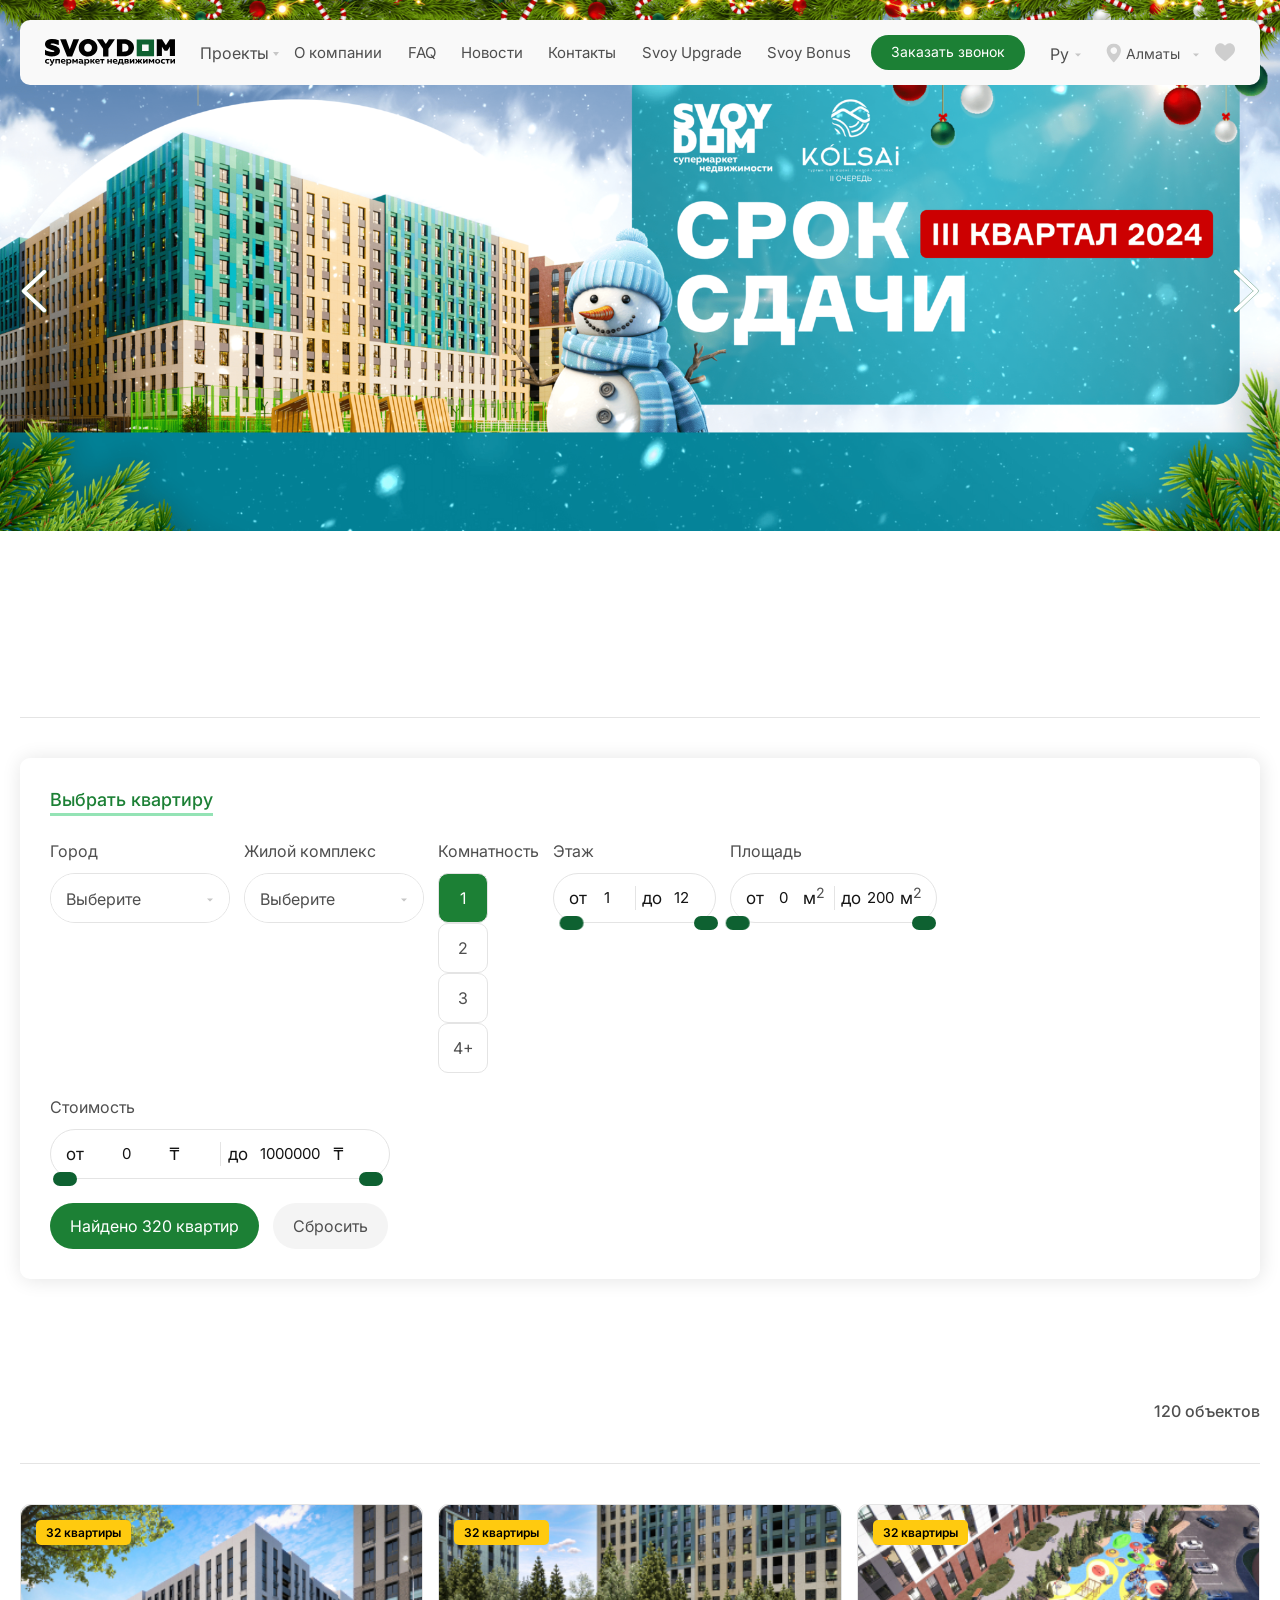
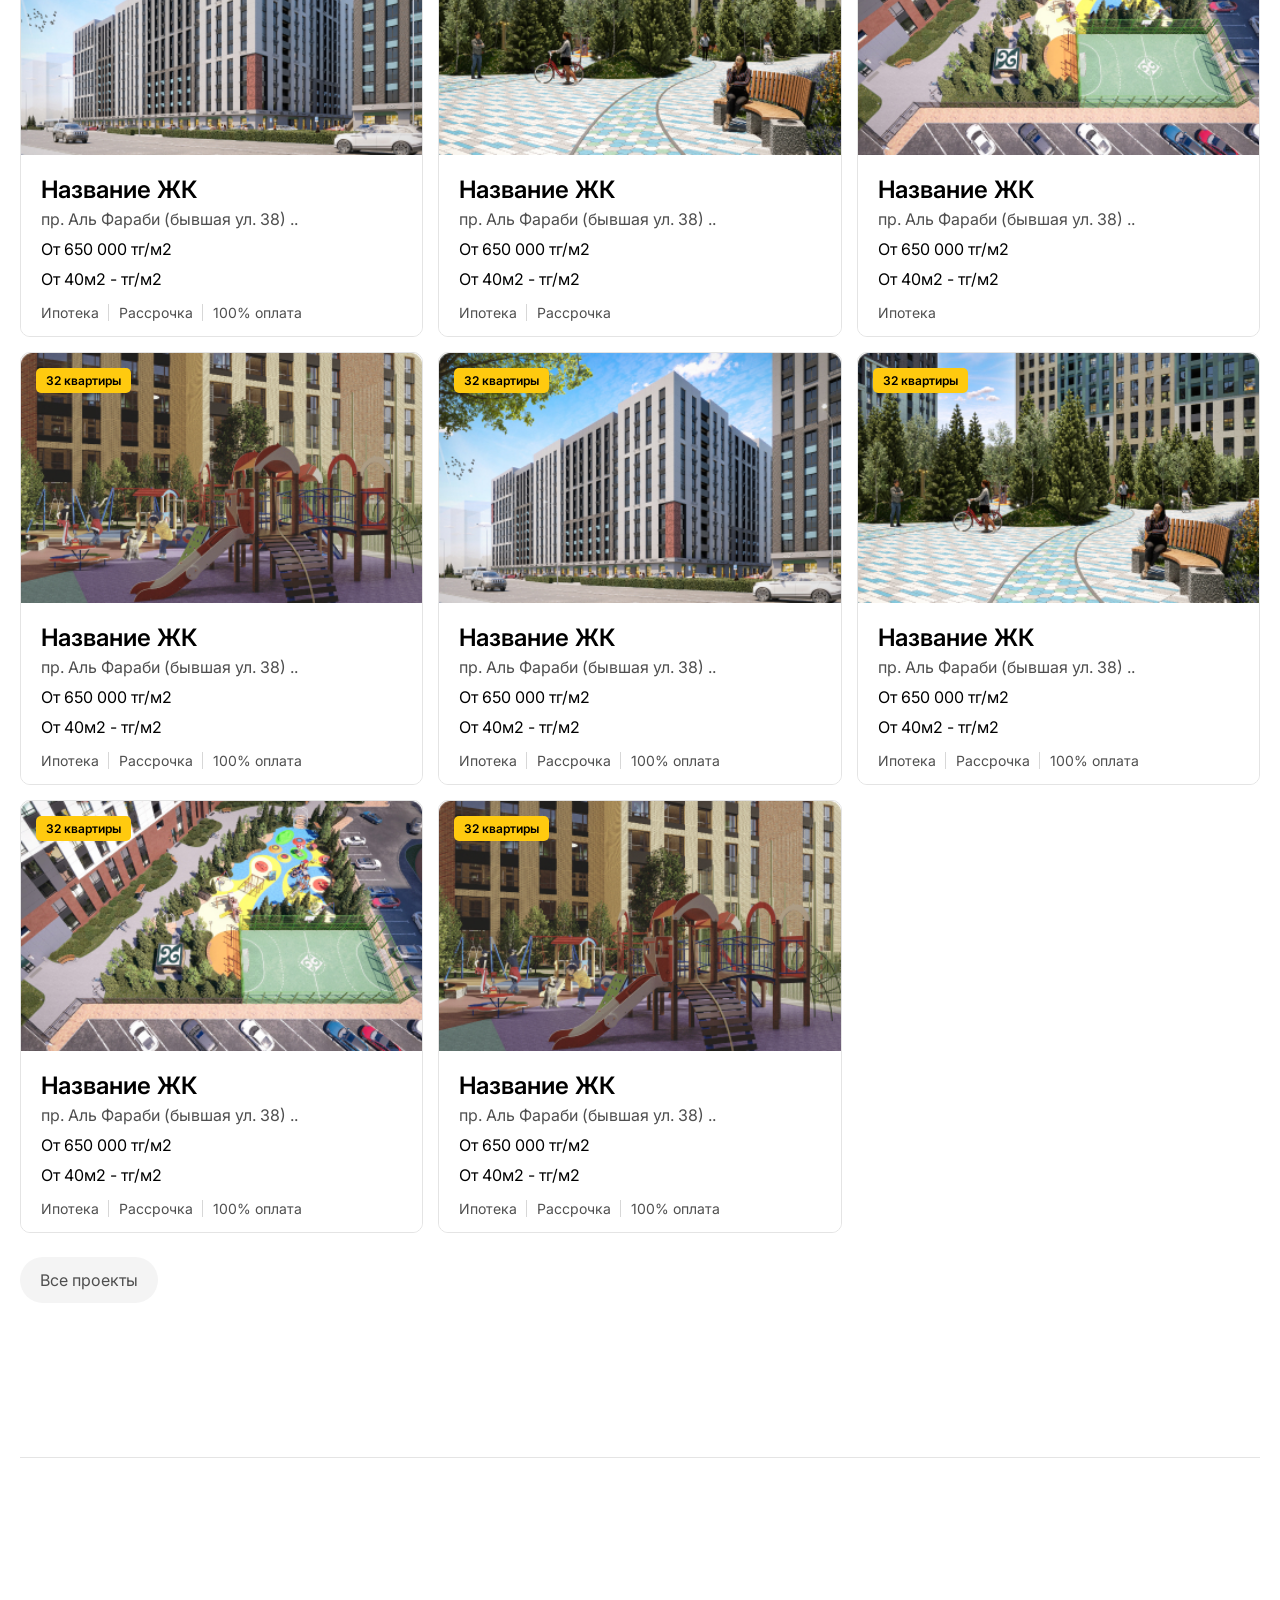
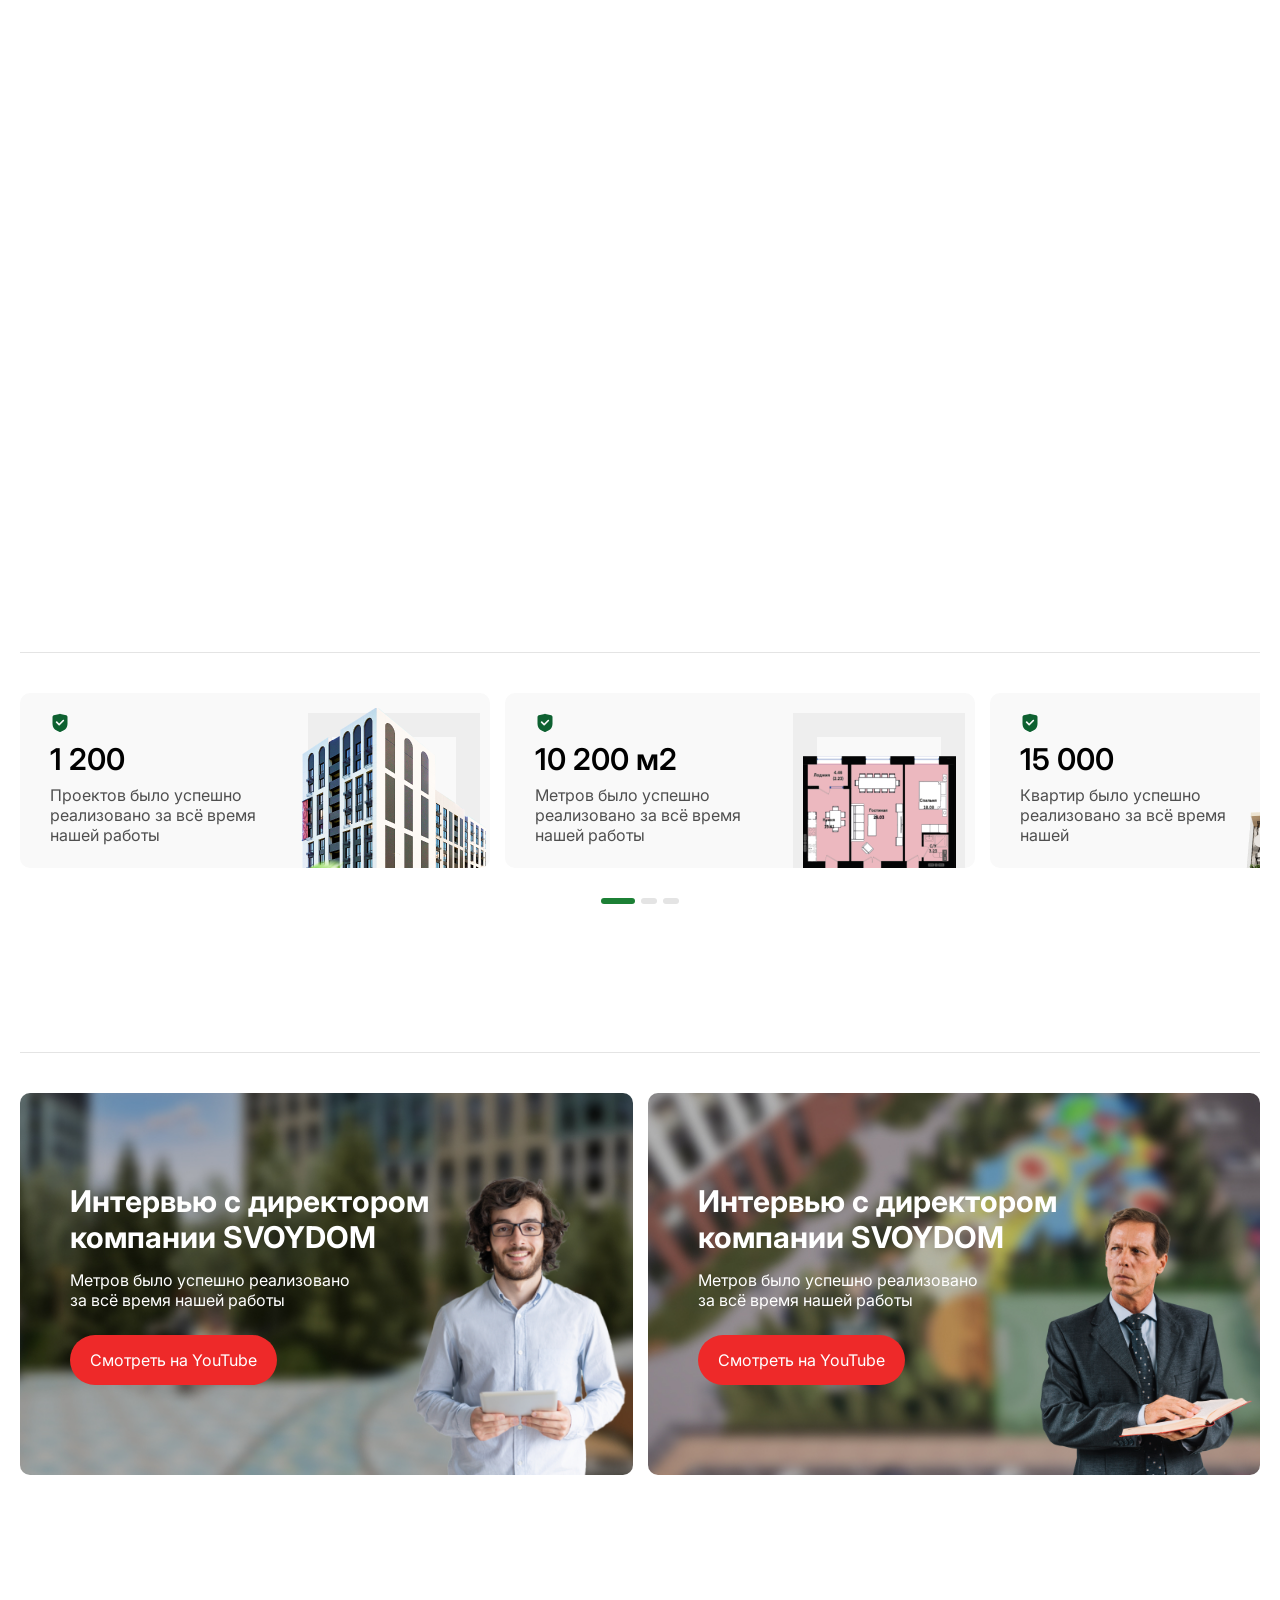
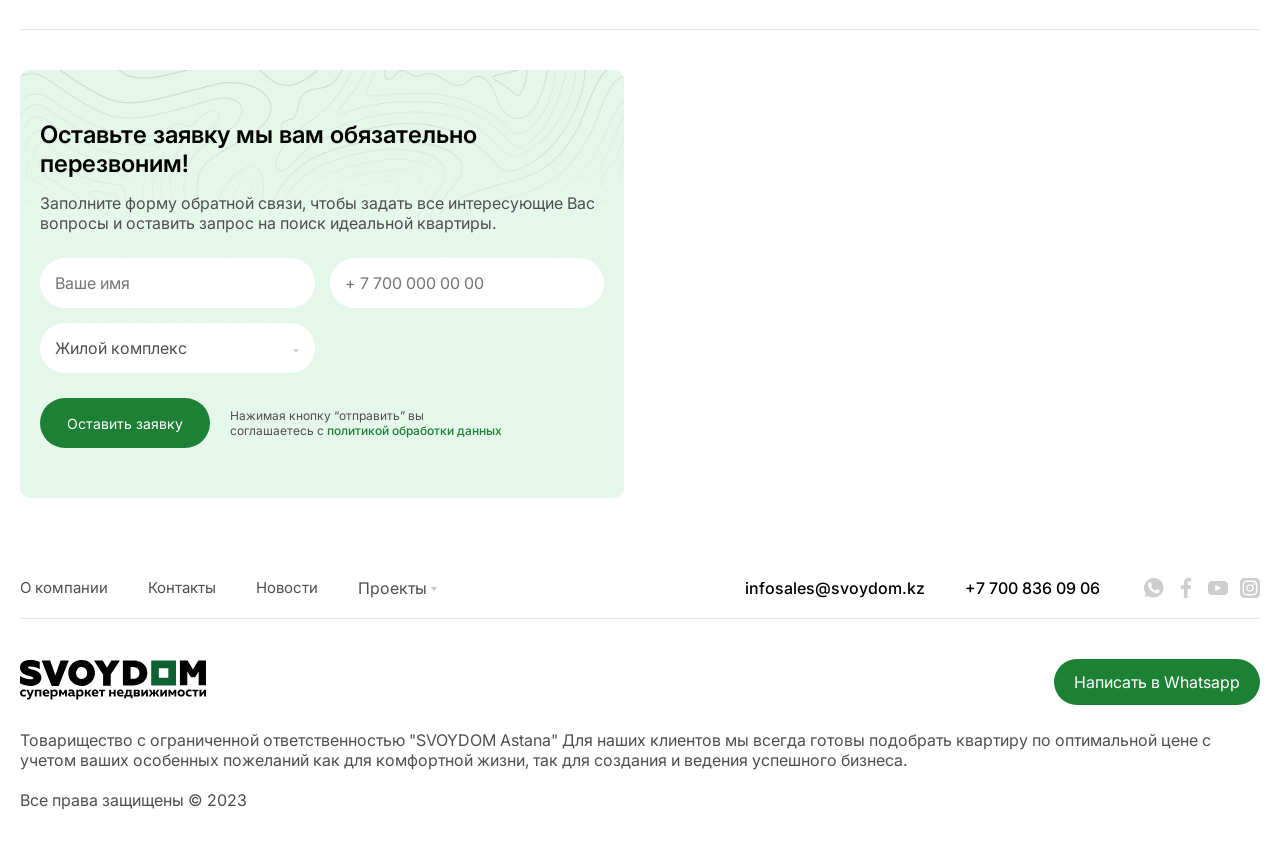
<file: index.html>
<!DOCTYPE html>
<html lang="ru">
  <head>
    <meta charset="UTF-8" />
    <meta http-equiv="X-UA-Compatible" content="IE=edge" />
    <meta name="viewport" content="width=device-width, initial-scale=1" />
    <meta http-equiv="x-ua-compatible" content="IE=edge" />
    <title>SVOYDOM</title>
    <link
      href="https://fonts.googleapis.com/css2?family=Inter:wght@300;400;500;600;700;800;900&display=swap"
      rel="stylesheet"
    />
    <link rel="stylesheet" href="css/slick.css" />
    <link rel="stylesheet" href="css/slick-theme.css" />
    <link rel="stylesheet" href="css/select2.min.css" />
    <link rel="stylesheet" href="css/nouislider.min.css" />
    <link rel="stylesheet" href="css/aos.css" />
    <link rel="stylesheet" href="css/style.css" />
  </head>

  <body>
    <!-- <div class="fixed-block">
      <div class="info">
        <h3>Ваш город Алматы?</h3>
        <div class="buttons">
          <button type="button" class="green-btn okey">Всё верно</button>
          <button class="white-btn">Нет, другой</button>
        </div>
      </div>
    </div> -->

    <header class="header" id="header">
      <div class="wrapper">
        <div class="header-info">
          <a href="index.html" class="logo"
            ><img src="img/logo.svg" alt=""
          /></a>
          <div class="menu-wrap">
            <ul class="main-menu">
              <li>
                <button type="button">Проекты <span>Меню</span></button>
                <ul class="sub-menu">
                  <li><a href="current-projects.html">Текущие проекты</a></li>
                  <li><a href="completed-projects.html">Завершенные</a></li>
                </ul>
              </li>
              <li><a href="about.html">О компании</a></li>
              <li><a href="faq.html">FAQ</a></li>
              <li><a href="news.html">Новости</a></li>
              <li><a href="contacts.html">Контакты</a></li>
              <li><a href="upgrade.html">Svoy Upgrade</a></li>
              <li><a href="upgrade.html">Svoy Bonus</a></li>
            </ul>
            <div class="btn-wrap">
              <a href="#" class="green-btn">Заказать звонок</a>
              <div class="select-wrap lang">
                <select>
                  <option value="1">Ру</option>
                  <option value="2">Кз</option>
                </select>
              </div>
            </div>
          </div>
          <div class="header-buttons">
            <div class="select-wrap icon-select">
              <select>
                <option value="1">Алматы</option>
                <option value="2">Астана</option>
                <option value="3">Атырау</option>
              </select>
            </div>
            <button class="drop-menu">
              <img src="img/drop-icon.svg" alt="" />
            </button>
            <a href="favorites.html" class="favorite-icon">
              <svg
                width="20"
                height="21"
                viewBox="0 0 20 21"
                fill="none"
                xmlns="http://www.w3.org/2000/svg"
              >
                <path
                  d="M18.4134 3.0747C17.3781 1.95181 15.9575 1.33337 14.413 1.33337C13.2585 1.33337 12.2013 1.69837 11.2704 2.41814C10.8008 2.78142 10.3752 3.22595 10 3.7447C9.62492 3.22607 9.19922 2.78142 8.72941 2.41814C7.79875 1.69837 6.74148 1.33337 5.58699 1.33337C4.0425 1.33337 2.62176 1.95181 1.58645 3.0747C0.563516 4.18447 0 5.7006 0 7.34396C0 9.03537 0.630351 10.5837 1.98363 12.2167C3.19426 13.6774 4.93422 15.1603 6.94914 16.8774C7.63719 17.4638 8.41707 18.1284 9.22684 18.8364C9.4408 19.0238 9.71557 19.1271 10 19.127C10.2846 19.127 10.5592 19.0238 10.7729 18.8367C11.5826 18.1286 12.363 17.4636 13.0513 16.8769C15.0659 15.1601 16.8059 13.6774 18.0165 12.2165C19.3698 10.5838 20 9.0354 20 7.3438C20 5.7006 19.4365 4.18447 18.4134 3.0747Z"
                />
              </svg>
            </a>
          </div>
        </div>
      </div>
    </header>

    <div class="banner-slider-wrap">
      <div class="slider-navigation">
        <button type="button" class="slick-prev">
          <img src="img/slider arrow.svg" alt="" />
        </button>
        <button type="button" class="slick-next">
          <img src="img/slider arrow.svg" alt="" />
        </button>
      </div>
      <div class="banner-slider">
        <a
          href="#"
          class="item"
          style="background-image: url(img/banner-img1.png)"
        >
        </a>
        <a
          href="#"
          class="item"
          style="background-image: url(img/banner-img2.png)"
        ></a>
        <a
          href="#"
          class="item"
          style="background-image: url(img/banner-img1.png)"
        >
        </a>
        <a
          href="#"
          class="item"
          style="background-image: url(img/banner-img2.png)"
        >
        </a>
        <a
          href="#"
          class="item"
          style="background-image: url(img/banner-img1.png)"
        >
        </a>
        <a
          href="#"
          class="item"
          style="background-image: url(img/banner-img2.png)"
        >
        </a>
      </div>
    </div>

    <div class="apartment-search">
      <div class="wrapper">
        <div class="title-wrap">
          <h2
            class="main-title"
            data-aos="fade-right"
            data-aos-offset="-100"
            data-aos-delay="200"
            data-aos-duration="800"
            data-aos-easing="ease-in-out"
          >
            Поиск квартиры
          </h2>
        </div>
        <div class="apartment-search-info">
          <form>
            <h3 class="title-style"><span>Выбрать квартиру</span></h3>
            <div class="info-wrap">
              <div class="info">
                <span>Город</span>
                <div class="select-wrap border full">
                  <select class="select-text">
                    <option></option>
                    <option value="1">Шымкент</option>
                    <option value="2">Астана</option>
                  </select>
                </div>
              </div>
              <div class="info">
                <span>Жилой комплекс</span>
                <div class="select-wrap border full">
                  <select class="select-text">
                    <option></option>
                    <option value="1">комплекс 1</option>
                    <option value="2">комплекс 2</option>
                  </select>
                </div>
              </div>
              <div class="info">
                <span>Комнатность</span>
                <div class="radios">
                  <div class="radio-wrap">
                    <input type="radio" id="radio1" name="radio" checked />
                    <label for="radio1"> 1 </label>
                  </div>
                  <div class="radio-wrap">
                    <input type="radio" id="radio2" name="radio" />
                    <label for="radio2"> 2 </label>
                  </div>
                  <div class="radio-wrap">
                    <input type="radio" id="radio3" name="radio" />
                    <label for="radio3"> 3 </label>
                  </div>
                  <div class="radio-wrap">
                    <input type="radio" id="radio4" name="radio" />
                    <label for="radio4"> 4+ </label>
                  </div>
                </div>
              </div>
              <div class="info">
                <span>Этаж</span>
                <div class="range-info">
                  <div class="inputs">
                    <div class="input-wrap">
                      от
                      <input
                        type="number"
                        min="0"
                        max="200"
                        step="1"
                        id="input3-1"
                      />
                    </div>
                    <div class="input-wrap">
                      до
                      <input
                        type="number"
                        min="0"
                        max="200"
                        step="1"
                        id="input3-2"
                      />
                    </div>
                  </div>
                  <div id="range-slider-3"></div>
                </div>
              </div>
              <div class="info">
                <span>Площадь</span>
                <div class="range-info">
                  <div class="inputs">
                    <div class="input-wrap">
                      от
                      <input
                        type="number"
                        min="0"
                        max="200"
                        step="1"
                        id="input1-1"
                      />
                      м<sup>2</sup>
                    </div>
                    <div class="input-wrap">
                      до
                      <input
                        type="number"
                        min="0"
                        max="200"
                        step="1"
                        id="input1-2"
                      />
                      м<sup>2</sup>
                    </div>
                  </div>
                  <div id="range-slider-1"></div>
                </div>
              </div>
              <div class="info full">
                <span>Стоимость</span>
                <div class="range-info full">
                  <div class="inputs">
                    <div class="input-wrap">
                      от
                      <input
                        type="number"
                        min="0"
                        max="100000"
                        step="1"
                        id="input2-1"
                      />
                      ₸
                    </div>
                    <div class="input-wrap">
                      до
                      <input
                        type="number"
                        min="0"
                        max="100000"
                        step="1"
                        id="input2-2"
                      />
                      ₸
                    </div>
                  </div>
                  <div id="range-slider-2"></div>
                </div>
              </div>
            </div>
            <div class="info-wrap2">
              <div class="left-info">
                <div class="buttons">
                  <a href="apartments.html" class="green-btn"
                    >Найдено 320 квартир</a
                  >
                  <a href="#" class="grey-btn">Сбросить</a>
                </div>
              </div>
            </div>
          </form>
        </div>
      </div>
    </div>

    <div class="current-projects">
      <div class="wrapper">
        <div class="title-wrap">
          <h2
            class="main-title"
            data-aos="fade-right"
            data-aos-offset="-100"
            data-aos-delay="500"
            data-aos-duration="800"
            data-aos-easing="ease-in-out"
          >
            Текущие проекты
          </h2>
          <span>120 объектов</span>
        </div>
        <div class="projects-items">
          <a href="#" class="projects-item">
            <span class="count">32 квартиры</span>
            <div class="img-wrap">
              <img src="img/project-img1.jpg" alt="" />
            </div>
            <div class="text-wrap">
              <b>Название ЖК</b>
              <span class="grey-text">пр. Аль Фараби (бывшая ул. 38) ..</span>
              <span class="text">От 650 000 тг/м2</span>
              <span class="text">От 40м2 - тг/м2</span>
              <p>
                <span class="grey-text">Ипотека</span>
                <span class="grey-text">Рассрочка</span>
                <span class="grey-text">100% оплата</span>
              </p>
              <img src="img/small-logo.png" alt="" />
            </div>
          </a>
          <a href="#" class="projects-item">
            <span class="count">32 квартиры</span>
            <div class="img-wrap">
              <img src="img/project-img2.jpg" alt="" />
            </div>
            <div class="text-wrap">
              <b>Название ЖК</b>
              <span class="grey-text">пр. Аль Фараби (бывшая ул. 38) ..</span>
              <span class="text">От 650 000 тг/м2</span>
              <span class="text">От 40м2 - тг/м2</span>
              <p>
                <span class="grey-text">Ипотека</span>
                <span class="grey-text">Рассрочка</span>
              </p>
              <img src="img/small-logo.png" alt="" />
            </div>
          </a>
          <a href="#" class="projects-item">
            <span class="count">32 квартиры</span>
            <div class="img-wrap">
              <img src="img/project-img3.jpg" alt="" />
            </div>
            <div class="text-wrap">
              <b>Название ЖК</b>
              <span class="grey-text">пр. Аль Фараби (бывшая ул. 38) ..</span>
              <span class="text">От 650 000 тг/м2</span>
              <span class="text">От 40м2 - тг/м2</span>
              <p>
                <span class="grey-text">Ипотека</span>
              </p>
              <img src="img/small-logo.png" alt="" />
            </div>
          </a>
          <a href="#" class="projects-item mobile-hide">
            <span class="count">32 квартиры</span>
            <div class="img-wrap">
              <img src="img/project-img4.jpg" alt="" />
            </div>
            <div class="text-wrap">
              <b>Название ЖК</b>
              <span class="grey-text">пр. Аль Фараби (бывшая ул. 38) ..</span>
              <span class="text">От 650 000 тг/м2</span>
              <span class="text">От 40м2 - тг/м2</span>
              <p>
                <span class="grey-text">Ипотека</span>
                <span class="grey-text">Рассрочка</span>
                <span class="grey-text">100% оплата</span>
              </p>
              <img src="img/small-logo.png" alt="" />
            </div>
          </a>
          <a href="#" class="projects-item mobile-hide">
            <span class="count">32 квартиры</span>
            <div class="img-wrap">
              <img src="img/project-img1.jpg" alt="" />
            </div>
            <div class="text-wrap">
              <b>Название ЖК</b>
              <span class="grey-text">пр. Аль Фараби (бывшая ул. 38) ..</span>
              <span class="text">От 650 000 тг/м2</span>
              <span class="text">От 40м2 - тг/м2</span>
              <p>
                <span class="grey-text">Ипотека</span>
                <span class="grey-text">Рассрочка</span>
                <span class="grey-text">100% оплата</span>
              </p>
              <img src="img/small-logo.png" alt="" />
            </div>
          </a>
          <a href="#" class="projects-item mobile-hide">
            <span class="count">32 квартиры</span>
            <div class="img-wrap">
              <img src="img/project-img2.jpg" alt="" />
            </div>
            <div class="text-wrap">
              <b>Название ЖК</b>
              <span class="grey-text">пр. Аль Фараби (бывшая ул. 38) ..</span>
              <span class="text">От 650 000 тг/м2</span>
              <span class="text">От 40м2 - тг/м2</span>
              <p>
                <span class="grey-text">Ипотека</span>
                <span class="grey-text">Рассрочка</span>
                <span class="grey-text">100% оплата</span>
              </p>
              <img src="img/small-logo.png" alt="" />
            </div>
          </a>
          <a href="#" class="projects-item mobile-hide">
            <span class="count">32 квартиры</span>
            <div class="img-wrap">
              <img src="img/project-img3.jpg" alt="" />
            </div>
            <div class="text-wrap">
              <b>Название ЖК</b>
              <span class="grey-text">пр. Аль Фараби (бывшая ул. 38) ..</span>
              <span class="text">От 650 000 тг/м2</span>
              <span class="text">От 40м2 - тг/м2</span>
              <p>
                <span class="grey-text">Ипотека</span>
                <span class="grey-text">Рассрочка</span>
                <span class="grey-text">100% оплата</span>
              </p>
              <img src="img/small-logo.png" alt="" />
            </div>
          </a>
          <a href="#" class="projects-item mobile-hide">
            <span class="count">32 квартиры</span>
            <div class="img-wrap">
              <img src="img/project-img4.jpg" alt="" />
            </div>
            <div class="text-wrap">
              <b>Название ЖК</b>
              <span class="grey-text">пр. Аль Фараби (бывшая ул. 38) ..</span>
              <span class="text">От 650 000 тг/м2</span>
              <span class="text">От 40м2 - тг/м2</span>
              <p>
                <span class="grey-text">Ипотека</span>
                <span class="grey-text">Рассрочка</span>
                <span class="grey-text">100% оплата</span>
              </p>
              <img src="img/small-logo.png" alt="" />
            </div>
          </a>
        </div>
        <a href="#" class="grey-btn">Все проекты</a>
      </div>
    </div>

    <div class="map-objects">
      <div class="wrapper">
        <div class="title-wrap">
          <h2
            class="main-title"
            data-aos="fade-right"
            data-aos-offset="-100"
            data-aos-delay="100"
            data-aos-duration="800"
            data-aos-easing="ease-in-out"
          >
            Карта всех объектов
          </h2>
        </div>
        <div id="map"></div>
      </div>
    </div>

    <div class="info-block">
      <div class="wrapper">
        <div class="title-wrap">
          <h2
            class="main-title"
            data-aos="fade-right"
            data-aos-offset="-100"
            data-aos-delay="100"
            data-aos-duration="800"
            data-aos-easing="ease-in-out"
          >
            Цифры говорят больше, чем слова
          </h2>
        </div>
        <div class="info-slider">
          <div class="item">
            <div class="text-wrap">
              <img src="img/shield.svg" alt="" />
              <b>1 200</b>
              <span
                >Проектов было успешно реализовано за всё время нашей
                работы</span
              >
            </div>
            <div class="img-wrap">
              <img src="img/info-img1.png" alt="" />
            </div>
          </div>
          <div class="item">
            <div class="text-wrap">
              <img src="img/shield.svg" alt="" />
              <b>10 200 м2</b>
              <span
                >Метров было успешно реализовано за всё время нашей работы</span
              >
            </div>
            <div class="img-wrap style2">
              <img src="img/info-img2.png" alt="" />
            </div>
          </div>
          <div class="item">
            <div class="text-wrap">
              <img src="img/shield.svg" alt="" />
              <b>15 000</b>
              <span>Квартир было успешно реализовано за всё время нашей</span>
            </div>
            <div class="img-wrap">
              <img src="img/info-img3.png" alt="" />
            </div>
          </div>
        </div>
      </div>
    </div>

    <div class="interview">
      <div class="wrapper">
        <div class="title-wrap">
          <h2
            class="main-title"
            data-aos="fade-right"
            data-aos-offset="-100"
            data-aos-delay="100"
            data-aos-duration="800"
            data-aos-easing="ease-in-out"
          >
            Интервью
          </h2>
        </div>
        <div class="interview-items">
          <div
            class="interview-item"
            style="background-image: url(img/interview-bg1.jpg)"
          >
            <h3>Интервью с директором компании SVOYDOM</h3>
            <p>Метров было успешно реализовано за всё время нашей работы</p>
            <a href="https://www.youtube.com/" class="red-btn"
              >Смотреть на YouTube</a
            >
            <img src="img/interview-img1.png" alt="" class="interview-img" />
          </div>
          <div
            class="interview-item"
            style="background-image: url(img/interview-bg2.jpg)"
          >
            <h3>Интервью с директором компании SVOYDOM</h3>
            <p>Метров было успешно реализовано за всё время нашей работы</p>
            <a href="https://www.youtube.com/" class="red-btn"
              >Смотреть на YouTube</a
            >
            <img src="img/interview-img2.png" alt="" class="interview-img" />
          </div>
        </div>
      </div>
    </div>

    <div class="contact-us">
      <div class="wrapper">
        <div class="title-wrap">
          <h2
            class="main-title"
            data-aos="fade-right"
            data-aos-offset="-100"
            data-aos-delay="100"
            data-aos-duration="800"
            data-aos-easing="ease-in-out"
          >
            Свяжитесь с нами
          </h2>
        </div>
        <div class="contact-info-wrap">
          <div class="contact-form-wrap">
            <img src="img/contact-bg.png" alt="" class="bg" />
            <h3>Оставьте заявку мы вам обязательно перезвоним!</h3>
            <p>
              Заполните форму обратной связи, чтобы задать все интересующие Вас
              вопросы и оставить запрос на поиск идеальной квартиры.
            </p>
            <form class="contact-form">
              <div class="inputs">
                <input type="text" placeholder="Ваше имя" />
                <input
                  type="tel"
                  class="phone-number-input"
                  placeholder="+ 7 700 000 00 00"
                />
                <div class="select-wrap">
                  <select>
                    <option value="1">Жилой комплекс</option>
                    <option value="2">Первый</option>
                    <option value="3">Второй</option>
                  </select>
                </div>
              </div>
              <div class="btn-wrap">
                <button class="green-btn" type="button">Оставить заявку</button>
                <p>
                  Нажимая кнопку “отправить” вы соглашаетесь с
                  <a href="#"> политикой обработки данных</a>
                </p>
              </div>
            </form>
          </div>
          <div id="map2"></div>
        </div>
      </div>
    </div>

    <footer class="footer">
      <div class="wrapper">
        <div class="footer-top">
          <div class="footer-menu-wrap">
            <a href="index.html" class="footer-logo hide">
              <img src="img/logo.svg" alt="" />
            </a>
            <ul class="main-menu">
              <li><a href="about.html">О компании</a></li>
              <li><a href="contacts.html">Контакты</a></li>
              <li><a href="news.html">Новости</a></li>
              <li>
                <button type="button">Проекты</button>
                <ul class="sub-menu">
                  <li><a href="current-projects.html">Текущие проекты</a></li>
                  <li><a href="completed-projects.html">Завершенные</a></li>
                </ul>
              </li>
            </ul>
            <ul class="social-menu">
              <li>
                <a href="#"></a>
              </li>
              <li>
                <a href="#"></a>
              </li>
              <li>
                <a href="#"></a>
              </li>
              <li>
                <a href="#"></a>
              </li>
            </ul>
          </div>
          <div class="links">
            <a href="mailto:infosales@svoydom.kz">infosales@svoydom.kz</a>
            <a href="tel:+77008360906">+7 700 836 09 06</a>
          </div>
        </div>
        <div class="footer-bottom">
          <div class="top">
            <a href="index.html" class="footer-logo">
              <img src="img/logo.svg" alt="" />
            </a>
            <a href="#" class="green-btn">Написать в Whatsapp</a>
          </div>
          <p>
            Товарищество с ограниченной ответственностью "SVOYDOM Astana" Для
            наших клиентов мы всегда готовы подобрать квартиру по оптимальной
            цене с учетом ваших особенных пожеланий как для комфортной жизни,
            так для создания и ведения успешного бизнеса.
          </p>
          <p>Все права защищены &copy; 2023</p>
        </div>
      </div>
    </footer>

    <a href="#header" class="top-scroll">
      <span class="icon">
        <svg
          width="16"
          height="9"
          viewBox="0 0 16 9"
          fill="none"
          xmlns="http://www.w3.org/2000/svg"
        >
          <path
            d="M7.99997 6.99385e-07C8.09548 -0.000101352 8.19008 0.0192601 8.27832 0.0569722C8.36656 0.0946834 8.4467 0.150001 8.51415 0.219749L15.7869 7.71971C16.071 8.01277 16.071 8.48733 15.7869 8.7802C15.5027 9.07308 15.0425 9.07327 14.7585 8.7802L7.99997 1.81049L1.24143 8.78021C0.957251 9.07327 0.497068 9.07327 0.213069 8.78021C-0.0709305 8.48714 -0.0711137 8.01259 0.213069 7.71971L7.48578 0.219749C7.55323 0.150001 7.63338 0.0946834 7.72162 0.0569723C7.80986 0.0192602 7.90445 -0.000101335 7.99997 6.99385e-07Z"
          />
        </svg>
      </span>
      <span class="text">Наверх</span>
    </a>

    <script src="js/jquery-3.4.1.min.js"></script>
    <script src="js/slick.min.js"></script>
    <script src="js/gsap.min.js"></script>
    <script src="js/ScrollTrigger.min.js"></script>
    <script src="js/jquery.inputmask.bundle.min.js"></script>
    <script src="js/jquery.validate.js"></script>
    <script src="js/select2.min.js"></script>
    <script src="js/nouislider.min.js"></script>
    <script src="js/aos.js"></script>
    <script src="js/jquery.magnific-popup.min.js"></script>
    <script src="js/jquery.smooth-scroll.min.js"></script>
    <script src="js/script.js"></script>

    <script src="https://api-maps.yandex.ru/2.1/?lang=ru_RU"></script>

    <script>
      let center5 = [55.707076, 37.385825];
      let center6 = [55.847076, 37.485825];
      let center7 = [55.687076, 36.885825];

      function init() {
        let map = new ymaps.Map("map", {
          center: center5,
          zoom: 9,
          controls: [],
        });

        let placemark2 = new ymaps.Placemark(
          center5,
          {
            balloonContent: `
            
            <div class="balloon-wrap2">
          <div class="img-wrap">
            <img src="img/ballon-img2.png" alt="" />
          </div>
          <div class="text-wrap">
            <b>Название ЖК</b>
            <span>пр. Аль Фараби (бывшая ул. 38) ..</span>
            <img src="img/small-logo.png" alt="" />
          </div>
        </div>
            
            `,
          },
          {
            iconLayout: "default#image",
            iconImageHref: "img/map-marker.svg",
            iconImageOffset: [0, 0],
            iconImageSize: [100, 34],
            hideIconOnBalloonOpen: false,
          }
        );

        let placemark3 = new ymaps.Placemark(
          center6,
          {
            balloonContent: `

            <div class="balloon-wrap2">
          <div class="img-wrap">
            <img src="img/ballon-img2.png" alt="" />
          </div>
          <div class="text-wrap">
            <b>Название ЖК 2</b>
            <span>пр. Аль Фараби (бывшая ул. 38) ..</span>
            <img src="img/small-logo.png" alt="" />
          </div>
        </div>

                `,
          },
          {
            iconLayout: "default#image",
            iconImageHref: "img/map-marker.svg",
            iconImageOffset: [0, 0],
            iconImageSize: [100, 34],
            hideIconOnBalloonOpen: false,
          }
        );

        let placemark4 = new ymaps.Placemark(
          center7,
          {
            balloonContent: `

            <div class="balloon-wrap2">
          <div class="img-wrap">
            <img src="img/ballon-img2.png" alt="" />
          </div>
          <div class="text-wrap">
            <b>Название ЖК 3</b>
            <span>пр. Аль Фараби (бывшая ул. 38) ..</span>
            <img src="img/small-logo.png" alt="" />
          </div>
        </div>

                `,
          },
          {
            iconLayout: "default#image",
            iconImageHref: "img/map-marker.svg",
            iconImageOffset: [0, 0],
            iconImageSize: [100, 34],
            hideIconOnBalloonOpen: false,
          }
        );

        map.geoObjects.add(placemark2);
        map.geoObjects.add(placemark3);
        map.geoObjects.add(placemark4);
        map.behaviors.disable("scrollZoom");

        // placemark.balloon.open();
      }
      ymaps.ready(init);
    </script>

    <script>
      let center2 = [55.707076, 37.385825];
      let center3 = [55.847076, 37.485825];
      let center4 = [55.687076, 36.885825];

      function init() {
        let map = new ymaps.Map("map2", {
          center: center2,
          zoom: 9,
          controls: [],
        });

        let placemark2 = new ymaps.Placemark(
          center2,
          {
            balloonContent: `
            
    <div class="balloon-wrap">
      <div class="img-wrap">
        <img src="img/balloon-img.jpg" alt="" />
      </div>
      <div class="bottom-wrap">
      <span class="address"
        >Адрес г. Алматы ул. Макатаева 129в, Алматы 050000</span
      >
    </div>
    </div>
            
            `,
          },
          {
            iconLayout: "default#image",
            iconImageHref: "img/map-marker.svg",
            iconImageOffset: [0, 0],
            iconImageSize: [100, 34],
            hideIconOnBalloonOpen: false,
          }
        );

        map.geoObjects.add(placemark2);
        map.behaviors.disable("scrollZoom");
      }
      ymaps.ready(init);
    </script>

    <script>
      // RangeSlider 1 - start
      var rangeSlider_1 = document.getElementById("range-slider-1");
      var input1_1 = document.getElementById("input1-1");
      var input1_2 = document.getElementById("input1-2");
      var inputs_1 = [input1_1, input1_2];

      noUiSlider.create(rangeSlider_1, {
        start: [0, 200],
        connect: true,
        range: {
          min: 0,
          max: 200,
        },
        format: {
          to: (v) => v | 0,
          from: (v) => v | 0,
        },
      });

      rangeSlider_1.noUiSlider.on("update", function (values, handle) {
        inputs_1[handle].value = values[handle];
      });

      inputs_1.forEach(function (input, handle) {
        input.addEventListener("change", function () {
          rangeSlider_1.noUiSlider.setHandle(handle, this.value);
        });
      });
      // RangeSlider 1 - end

      // RangeSlider 2 - start
      var rangeSlider_2 = document.getElementById("range-slider-2");
      var input2_1 = document.getElementById("input2-1");
      var input2_2 = document.getElementById("input2-2");
      var inputs_2 = [input2_1, input2_2];

      noUiSlider.create(rangeSlider_2, {
        start: [0, 1000000],
        connect: true,
        range: {
          min: 0,
          max: 1000000,
        },
        format: {
          to: (v) => v | 0,
          from: (v) => v | 0,
        },
      });

      rangeSlider_2.noUiSlider.on("update", function (values, handle) {
        inputs_2[handle].value = values[handle];
      });

      inputs_2.forEach(function (input, handle) {
        input.addEventListener("change", function () {
          rangeSlider_2.noUiSlider.setHandle(handle, this.value);
        });
      });
      // RangeSlider 2 - end

      // RangeSlider 2 - start
      var rangeSlider_3 = document.getElementById("range-slider-3");
      var input3_1 = document.getElementById("input3-1");
      var input3_2 = document.getElementById("input3-2");
      var inputs_3 = [input3_1, input3_2];

      noUiSlider.create(rangeSlider_3, {
        start: [1, 12],
        connect: true,
        range: {
          min: 0,
          max: 12,
        },
        format: {
          to: (v) => v | 0,
          from: (v) => v | 0,
        },
      });

      rangeSlider_3.noUiSlider.on("update", function (values, handle) {
        inputs_3[handle].value = values[handle];
      });

      inputs_3.forEach(function (input, handle) {
        input.addEventListener("change", function () {
          rangeSlider_3.noUiSlider.setHandle(handle, this.value);
        });
      });
      // RangeSlider 2 - end
    </script>
  </body>
</html>
</file>
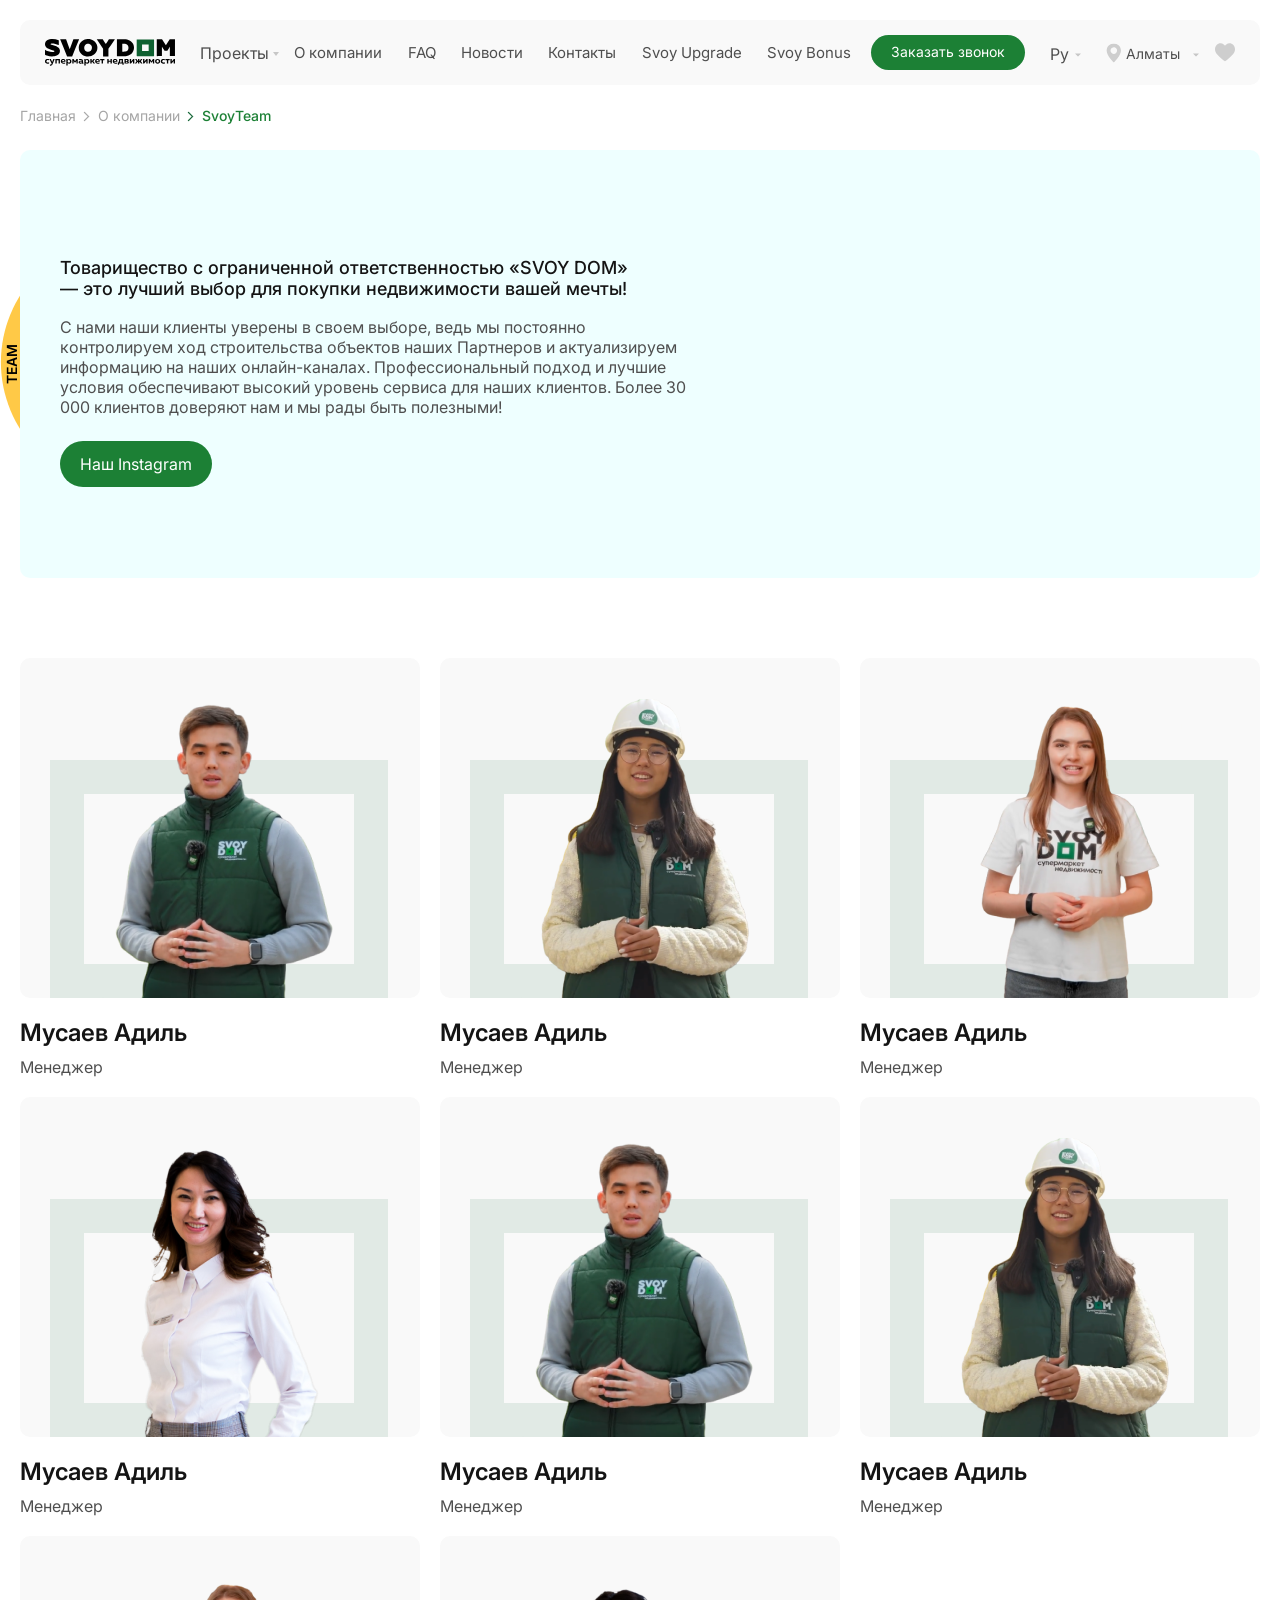
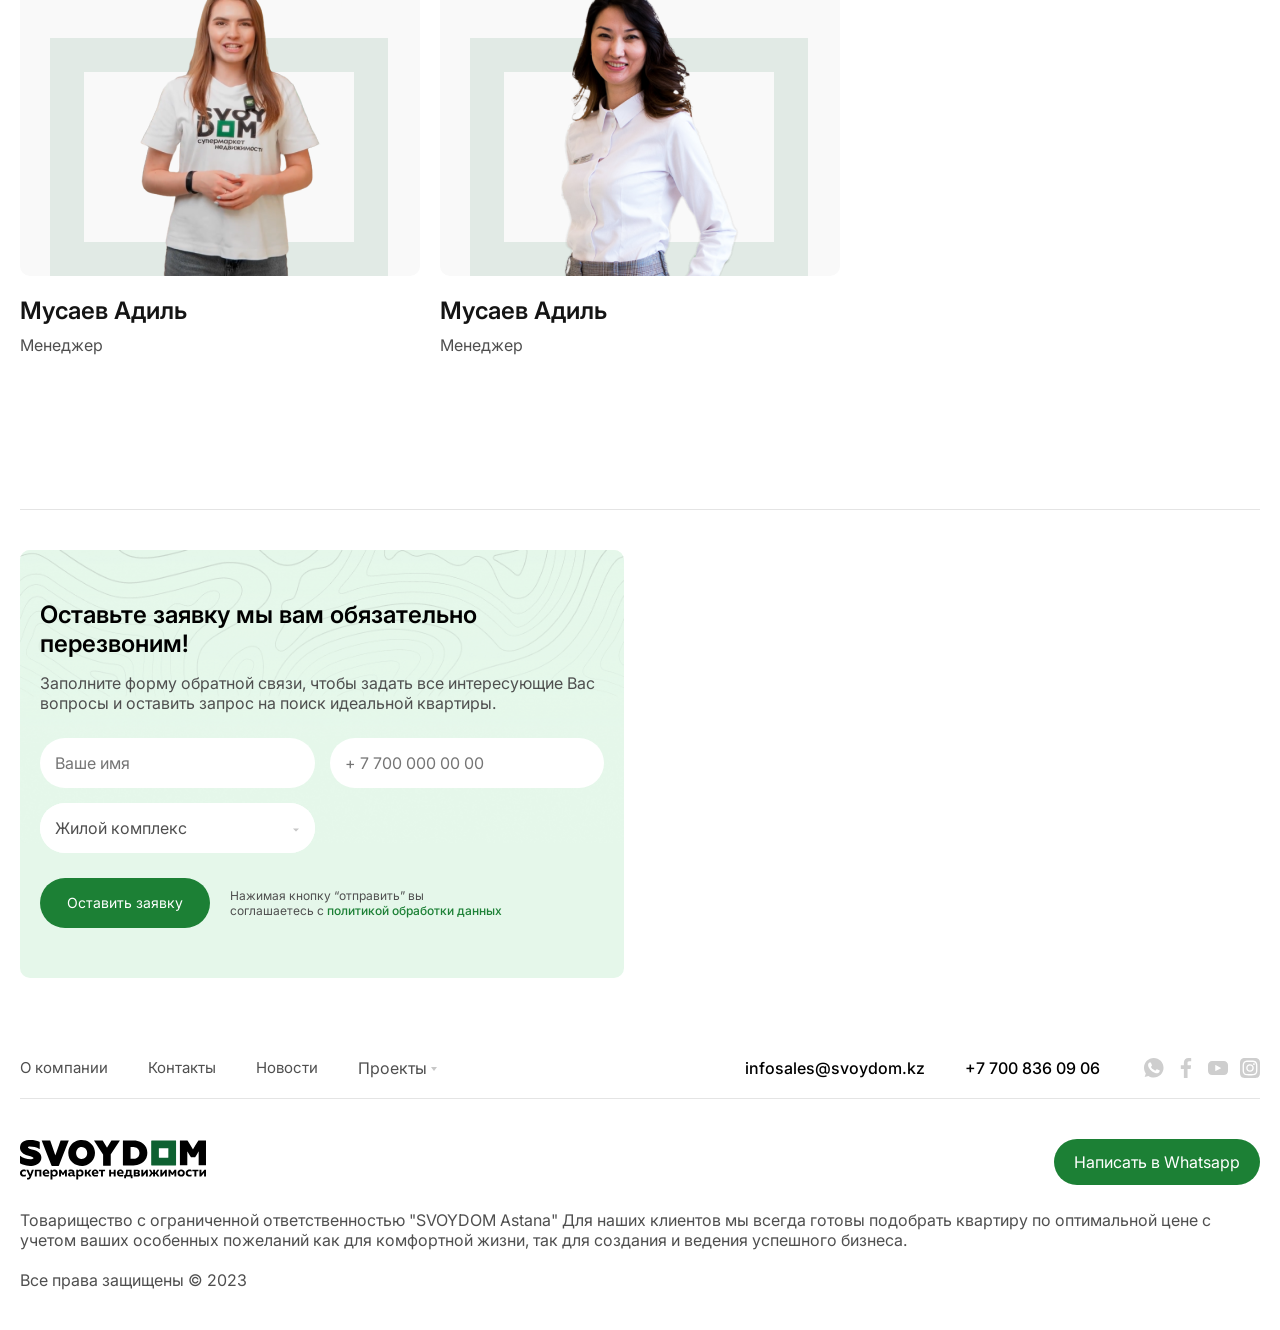
<file: about-in.html>
<!DOCTYPE html>
<html lang="ru">
  <head>
    <meta charset="UTF-8" />
    <meta http-equiv="X-UA-Compatible" content="IE=edge" />
    <meta name="viewport" content="width=device-width, initial-scale=1" />
    <meta http-equiv="x-ua-compatible" content="IE=edge" />
    <title>SVOYDOM</title>
    <link
      href="https://fonts.googleapis.com/css2?family=Inter:wght@300;400;500;600;700;800;900&display=swap"
      rel="stylesheet"
    />
    <link rel="stylesheet" href="css/slick.css" />
    <link rel="stylesheet" href="css/slick-theme.css" />
    <link rel="stylesheet" href="css/select2.min.css" />
    <link rel="stylesheet" href="css/nouislider.min.css" />
    <link rel="stylesheet" href="css/aos.css" />
    <link rel="stylesheet" href="css/style.css" />
  </head>

  <body>
    <header class="header" id="header">
      <div class="wrapper">
        <div class="header-info">
          <a href="index.html" class="logo"
            ><img src="img/logo.svg" alt=""
          /></a>
          <div class="menu-wrap">
            <ul class="main-menu">
              <li>
                <button type="button">Проекты <span>Меню</span></button>
                <ul class="sub-menu">
                  <li><a href="current-projects.html">Текущие проекты</a></li>
                  <li><a href="completed-projects.html">Завершенные</a></li>
                </ul>
              </li>
              <li><a href="about.html">О компании</a></li>
              <li><a href="faq.html">FAQ</a></li>
              <li><a href="news.html">Новости</a></li>
              <li><a href="contacts.html">Контакты</a></li>
              <li><a href="upgrade.html">Svoy Upgrade</a></li>
              <li><a href="upgrade.html">Svoy Bonus</a></li>
            </ul>
            <div class="btn-wrap">
              <a href="#" class="green-btn">Заказать звонок</a>
              <div class="select-wrap lang">
                <select>
                  <option value="1">Ру</option>
                  <option value="2">Кз</option>
                </select>
              </div>
            </div>
          </div>
          <div class="header-buttons">
            <div class="select-wrap icon-select">
              <select>
                <option value="1">Алматы</option>
                <option value="2">Астана</option>
                <option value="3">Атырау</option>
              </select>
            </div>
            <button class="drop-menu">
              <img src="img/drop-icon.svg" alt="" />
            </button>
            <a href="favorites.html" class="favorite-icon">
              <svg
                width="20"
                height="21"
                viewBox="0 0 20 21"
                fill="none"
                xmlns="http://www.w3.org/2000/svg"
              >
                <path
                  d="M18.4134 3.0747C17.3781 1.95181 15.9575 1.33337 14.413 1.33337C13.2585 1.33337 12.2013 1.69837 11.2704 2.41814C10.8008 2.78142 10.3752 3.22595 10 3.7447C9.62492 3.22607 9.19922 2.78142 8.72941 2.41814C7.79875 1.69837 6.74148 1.33337 5.58699 1.33337C4.0425 1.33337 2.62176 1.95181 1.58645 3.0747C0.563516 4.18447 0 5.7006 0 7.34396C0 9.03537 0.630351 10.5837 1.98363 12.2167C3.19426 13.6774 4.93422 15.1603 6.94914 16.8774C7.63719 17.4638 8.41707 18.1284 9.22684 18.8364C9.4408 19.0238 9.71557 19.1271 10 19.127C10.2846 19.127 10.5592 19.0238 10.7729 18.8367C11.5826 18.1286 12.363 17.4636 13.0513 16.8769C15.0659 15.1601 16.8059 13.6774 18.0165 12.2165C19.3698 10.5838 20 9.0354 20 7.3438C20 5.7006 19.4365 4.18447 18.4134 3.0747Z"
                />
              </svg>
            </a>
          </div>
        </div>
      </div>
    </header>

    <div class="breadcrumbs-wrap">
      <div class="wrapper">
        <ul class="breadcrumbs-menu">
          <li><a href="index.html">Главная</a></li>
          <li><a href="about.html">О компании</a></li>
          <li><span>SvoyTeam</span></li>
        </ul>
      </div>
    </div>

    <div class="our-team">
      <div class="wrapper">
        <div class="team">
          <img src="img/team-icon.svg" alt="" />
          <span>TEAM</span>
        </div>
        <div class="our-team-info">
          <div class="text-wrap">
            <h1
              data-aos="fade-right"
              data-aos-offset="-100"
              data-aos-delay="100"
              data-aos-duration="800"
              data-aos-easing="ease-in-out"
            >
              Svoy Team
            </h1>
            <h5>
              Товарищество с ограниченной ответственностью «SVOY DOM» — это
              лучший выбор для покупки недвижимости вашей мечты!
            </h5>
            <p>
              С нами наши клиенты уверены в своем выборе, ведь мы постоянно
              контролируем ход строительства объектов наших Партнеров и
              актуализируем информацию на наших онлайн-каналах. Профессиональный
              подход и лучшие условия обеспечивают высокий уровень сервиса для
              наших клиентов. Более 30 000 клиентов доверяют нам и мы рады быть
              полезными!
            </p>
            <a href="#" class="green-btn">Наш Instagram</a>
          </div>
          <div class="images">
            <div class="top">
              <div
                class="img-wrap"
                data-aos="zoom-in"
                data-aos-offset="-100"
                data-aos-delay="200"
                data-aos-duration="800"
                data-aos-easing="ease-in-out"
              >
                <img src="img/about-info-img1.jpg" alt="" />
              </div>
              <div
                class="img-wrap"
                data-aos="zoom-in"
                data-aos-offset="-100"
                data-aos-delay="300"
                data-aos-duration="800"
                data-aos-easing="ease-in-out"
              >
                <img src="img/about-info-img2.jpg" alt="" />
              </div>
              <div
                class="img-wrap"
                data-aos="zoom-in"
                data-aos-offset="-100"
                data-aos-delay="400"
                data-aos-duration="800"
                data-aos-easing="ease-in-out"
              >
                <img src="img/about-info-img3.jpg" alt="" />
              </div>
            </div>
            <div class="bottom">
              <div
                class="img-wrap"
                data-aos="zoom-in"
                data-aos-offset="-100"
                data-aos-delay="500"
                data-aos-duration="800"
                data-aos-easing="ease-in-out"
              >
                <img src="img/about-info-img4.jpg" alt="" />
              </div>
              <div
                class="img-wrap"
                data-aos="zoom-in"
                data-aos-offset="-100"
                data-aos-delay="600"
                data-aos-duration="800"
                data-aos-easing="ease-in-out"
              >
                <img src="img/about-info-img5.jpg" alt="" />
              </div>
              <div
                class="img-wrap"
                data-aos="zoom-in"
                data-aos-offset="-100"
                data-aos-delay="700"
                data-aos-duration="800"
                data-aos-easing="ease-in-out"
              >
                <img src="img/about-info-img6.jpg" alt="" />
              </div>
            </div>
          </div>
        </div>
      </div>
    </div>

    <div class="our-team-items-wrap">
      <div class="wrapper">
        <div class="our-team-items">
          <a href="#" class="our-team-item">
            <div class="img-wrap">
              <img src="img/our-team-img1.png" alt="" />
            </div>
            <b class="name">Мусаев Адиль</b>
            <span>Менеджер</span>
          </a>
          <a href="#" class="our-team-item">
            <div class="img-wrap">
              <img src="img/our-team-img2.png" alt="" />
            </div>
            <b class="name">Мусаев Адиль</b>
            <span>Менеджер</span>
          </a>
          <a href="#" class="our-team-item">
            <div class="img-wrap">
              <img src="img/our-team-img3.png" alt="" />
            </div>
            <b class="name">Мусаев Адиль</b>
            <span>Менеджер</span>
          </a>
          <a href="#" class="our-team-item mobile-hide">
            <div class="img-wrap">
              <img src="img/our-team-img4.png" alt="" />
            </div>
            <b class="name">Мусаев Адиль</b>
            <span>Менеджер</span>
          </a>
          <a href="#" class="our-team-item mobile-hide">
            <div class="img-wrap">
              <img src="img/our-team-img1.png" alt="" />
            </div>
            <b class="name">Мусаев Адиль</b>
            <span>Менеджер</span>
          </a>
          <a href="#" class="our-team-item mobile-hide">
            <div class="img-wrap">
              <img src="img/our-team-img2.png" alt="" />
            </div>
            <b class="name">Мусаев Адиль</b>
            <span>Менеджер</span>
          </a>
          <a href="#" class="our-team-item mobile-hide">
            <div class="img-wrap">
              <img src="img/our-team-img3.png" alt="" />
            </div>
            <b class="name">Мусаев Адиль</b>
            <span>Менеджер</span>
          </a>
          <a href="#" class="our-team-item mobile-hide">
            <div class="img-wrap">
              <img src="img/our-team-img4.png" alt="" />
            </div>
            <b class="name">Мусаев Адиль</b>
            <span>Менеджер</span>
          </a>
        </div>
      </div>
    </div>

    <div class="contact-us">
      <div class="wrapper">
        <div class="title-wrap">
          <h2
            class="main-title"
            data-aos="fade-right"
            data-aos-offset="-100"
            data-aos-delay="100"
            data-aos-duration="800"
            data-aos-easing="ease-in-out"
          >
            Свяжитесь с нами
          </h2>
        </div>
        <div class="contact-info-wrap">
          <div class="contact-form-wrap">
            <img src="img/contact-bg.png" alt="" class="bg" />
            <h3>Оставьте заявку мы вам обязательно перезвоним!</h3>
            <p>
              Заполните форму обратной связи, чтобы задать все интересующие Вас
              вопросы и оставить запрос на поиск идеальной квартиры.
            </p>
            <form class="contact-form">
              <div class="inputs">
                <input type="text" placeholder="Ваше имя" />
                <input
                  type="tel"
                  class="phone-number-input"
                  placeholder="+ 7 700 000 00 00"
                />
                <div class="select-wrap">
                  <select>
                    <option value="1">Жилой комплекс</option>
                    <option value="2">Первый</option>
                    <option value="3">Второй</option>
                  </select>
                </div>
              </div>
              <div class="btn-wrap">
                <button class="green-btn" type="button">Оставить заявку</button>
                <p>
                  Нажимая кнопку “отправить” вы соглашаетесь с
                  <a href="#"> политикой обработки данных</a>
                </p>
              </div>
            </form>
          </div>
          <div id="map2"></div>
        </div>
      </div>
    </div>

    <footer class="footer">
      <div class="wrapper">
        <div class="footer-top">
          <div class="footer-menu-wrap">
            <a href="index.html" class="footer-logo hide">
              <img src="img/logo.svg" alt="" />
            </a>
            <ul class="main-menu">
              <li><a href="about.html">О компании</a></li>
              <li><a href="contacts.html">Контакты</a></li>
              <li><a href="news.html">Новости</a></li>
              <li>
                <button type="button">Проекты</button>
                <ul class="sub-menu">
                  <li><a href="current-projects.html">Текущие проекты</a></li>
                  <li><a href="completed-projects.html">Завершенные</a></li>
                </ul>
              </li>
            </ul>
            <ul class="social-menu">
              <li>
                <a href="#"></a>
              </li>
              <li>
                <a href="#"></a>
              </li>
              <li>
                <a href="#"></a>
              </li>
              <li>
                <a href="#"></a>
              </li>
            </ul>
          </div>
          <div class="links">
            <a href="mailto:infosales@svoydom.kz">infosales@svoydom.kz</a>
            <a href="tel:+77008360906">+7 700 836 09 06</a>
          </div>
        </div>
        <div class="footer-bottom">
          <div class="top">
            <a href="index.html" class="footer-logo">
              <img src="img/logo.svg" alt="" />
            </a>
            <a href="#" class="green-btn">Написать в Whatsapp</a>
          </div>
          <p>
            Товарищество с ограниченной ответственностью "SVOYDOM Astana" Для
            наших клиентов мы всегда готовы подобрать квартиру по оптимальной
            цене с учетом ваших особенных пожеланий как для комфортной жизни,
            так для создания и ведения успешного бизнеса.
          </p>
          <p>Все права защищены &copy; 2023</p>
        </div>
      </div>
    </footer>

    <a href="#header" class="top-scroll">
      <span class="icon">
        <svg
          width="16"
          height="9"
          viewBox="0 0 16 9"
          fill="none"
          xmlns="http://www.w3.org/2000/svg"
        >
          <path
            d="M7.99997 6.99385e-07C8.09548 -0.000101352 8.19008 0.0192601 8.27832 0.0569722C8.36656 0.0946834 8.4467 0.150001 8.51415 0.219749L15.7869 7.71971C16.071 8.01277 16.071 8.48733 15.7869 8.7802C15.5027 9.07308 15.0425 9.07327 14.7585 8.7802L7.99997 1.81049L1.24143 8.78021C0.957251 9.07327 0.497068 9.07327 0.213069 8.78021C-0.0709305 8.48714 -0.0711137 8.01259 0.213069 7.71971L7.48578 0.219749C7.55323 0.150001 7.63338 0.0946834 7.72162 0.0569723C7.80986 0.0192602 7.90445 -0.000101335 7.99997 6.99385e-07Z"
          />
        </svg>
      </span>
      <span class="text">Наверх</span>
    </a>

    <script src="js/jquery-3.4.1.min.js"></script>
    <script src="js/slick.min.js"></script>
    <script src="js/gsap.min.js"></script>
    <script src="js/ScrollTrigger.min.js"></script>
    <script src="js/jquery.inputmask.bundle.min.js"></script>
    <script src="js/jquery.validate.js"></script>
    <script src="js/select2.min.js"></script>
    <script src="js/nouislider.min.js"></script>
    <script src="js/aos.js"></script>
    <script src="js/jquery.magnific-popup.min.js"></script>
    <script src="js/jquery.smooth-scroll.min.js"></script>
    <script src="js/script.js"></script>

    <script src="https://api-maps.yandex.ru/2.1/?lang=ru_RU"></script>

    <script>
      let center2 = [55.707076, 37.385825];
      let center3 = [55.847076, 37.485825];
      let center4 = [55.687076, 36.885825];

      function init() {
        let map = new ymaps.Map("map2", {
          center: center2,
          zoom: 9,
          controls: [],
        });

        let placemark2 = new ymaps.Placemark(
          center2,
          {
            balloonContent: `
            
    <div class="balloon-wrap">
      <div class="img-wrap">
        <img src="img/balloon-img.jpg" alt="" />
      </div>
      <div class="bottom-wrap">
      <span class="address"
        >Адрес г. Алматы ул. Макатаева 129в, Алматы 050000</span
      >
    </div>
    </div>
            
            `,
          },
          {
            iconLayout: "default#image",
            iconImageHref: "img/map-marker.svg",
            iconImageOffset: [0, 0],
            iconImageSize: [100, 34],
            hideIconOnBalloonOpen: false,
          }
        );

        map.geoObjects.add(placemark2);
        map.behaviors.disable("scrollZoom");
      }
      ymaps.ready(init);
    </script>
  </body>
</html>
</file>
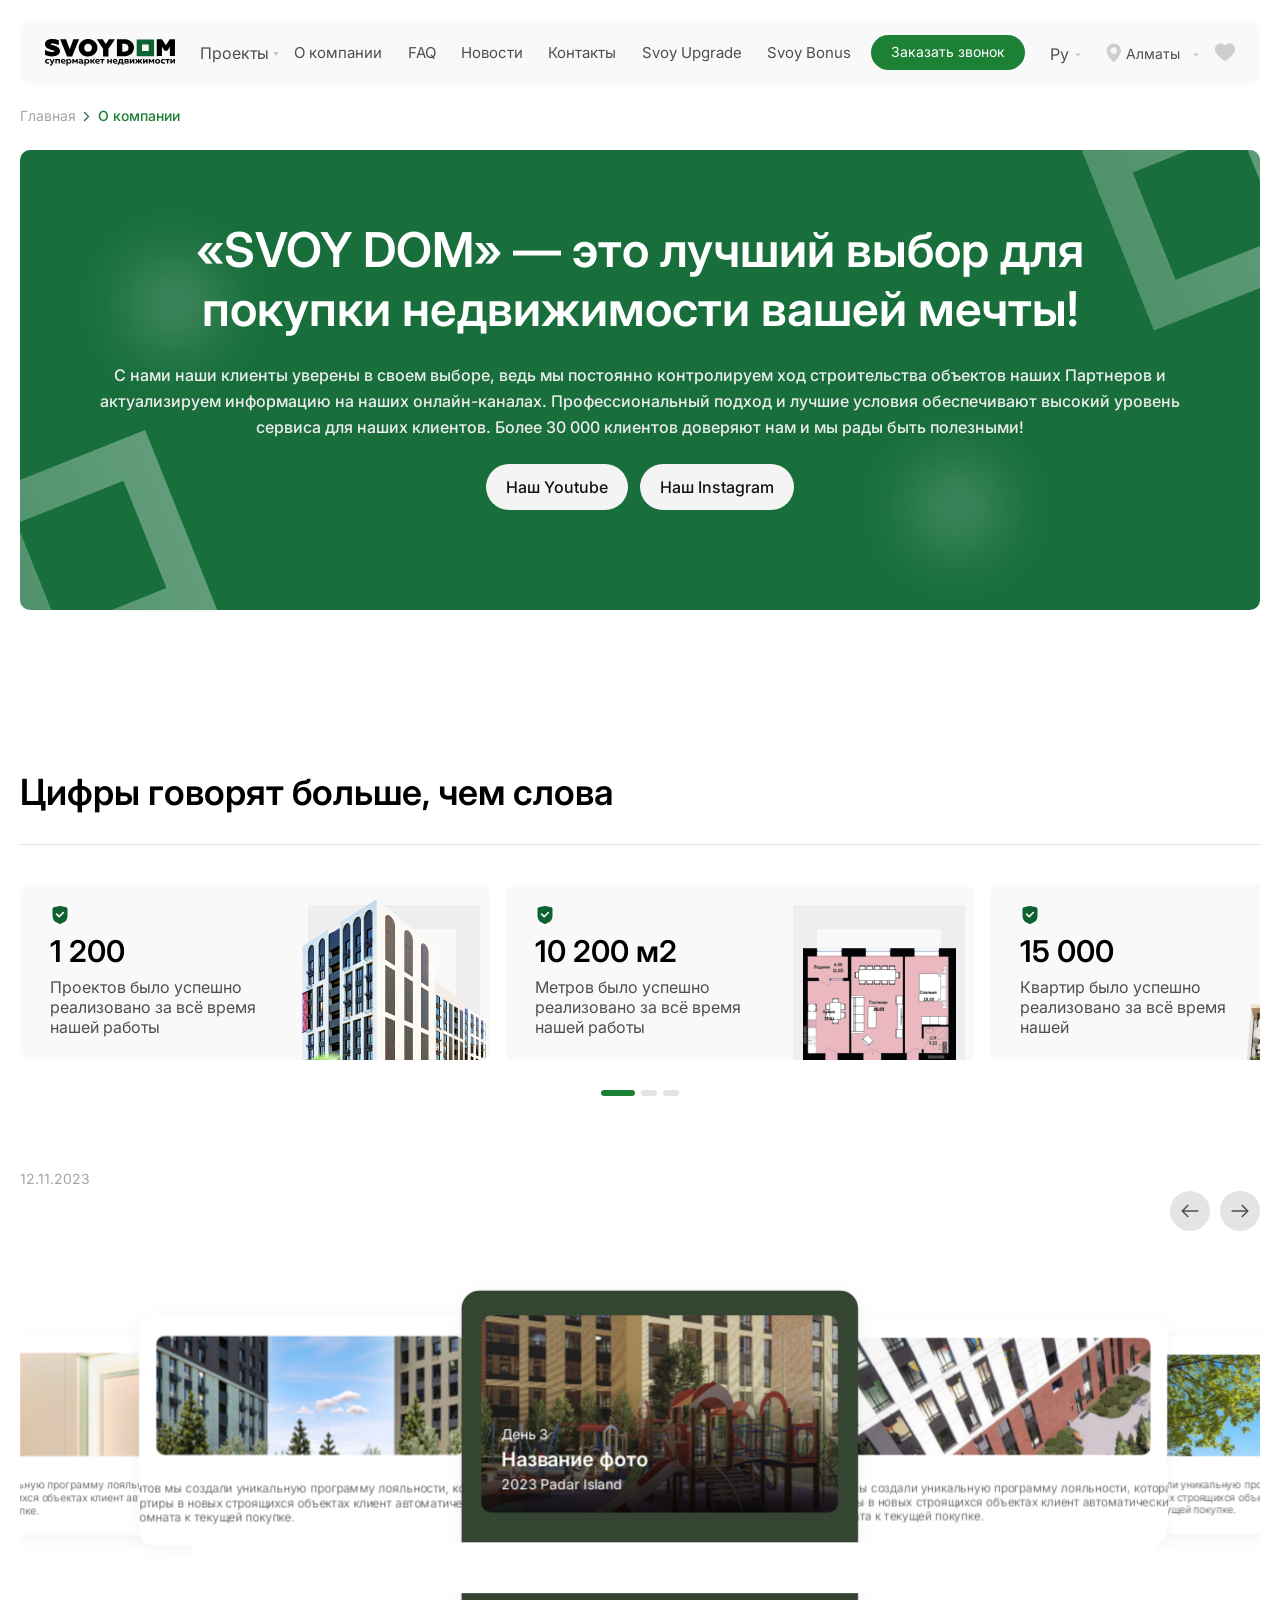
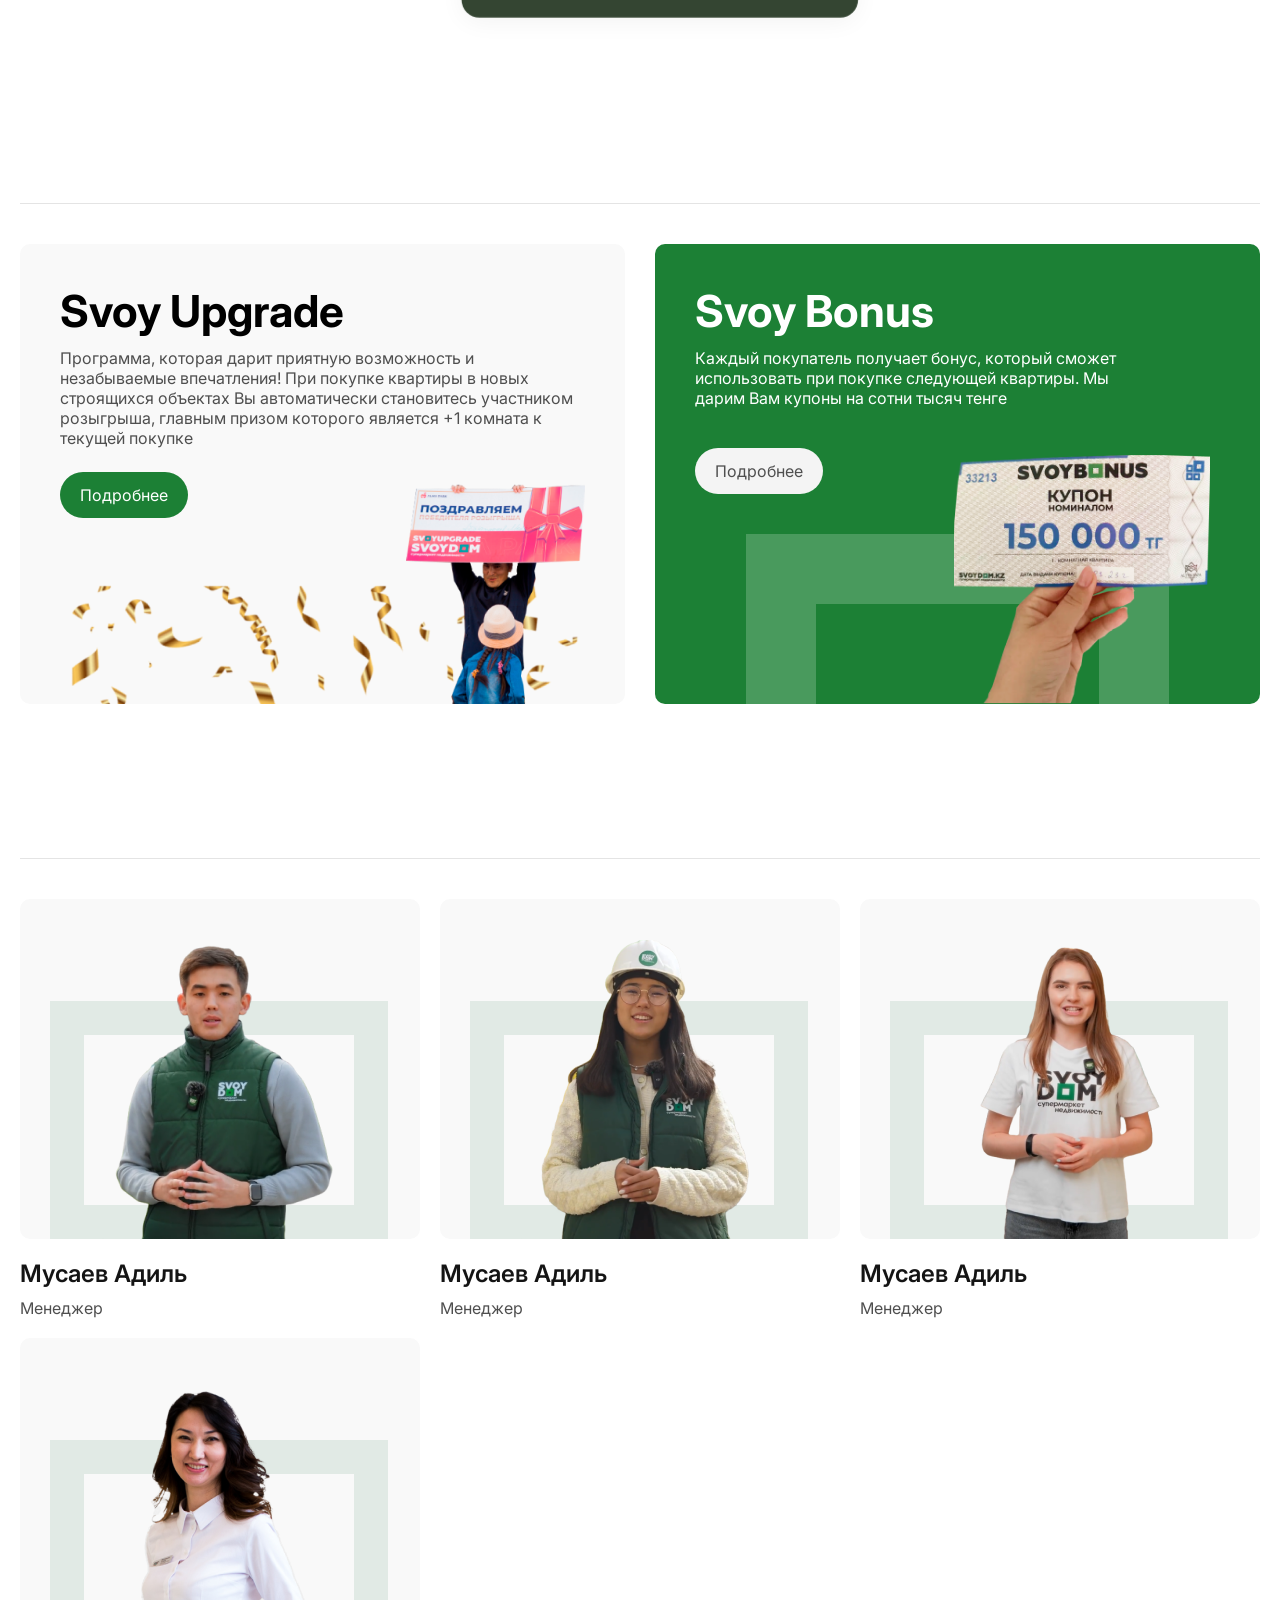
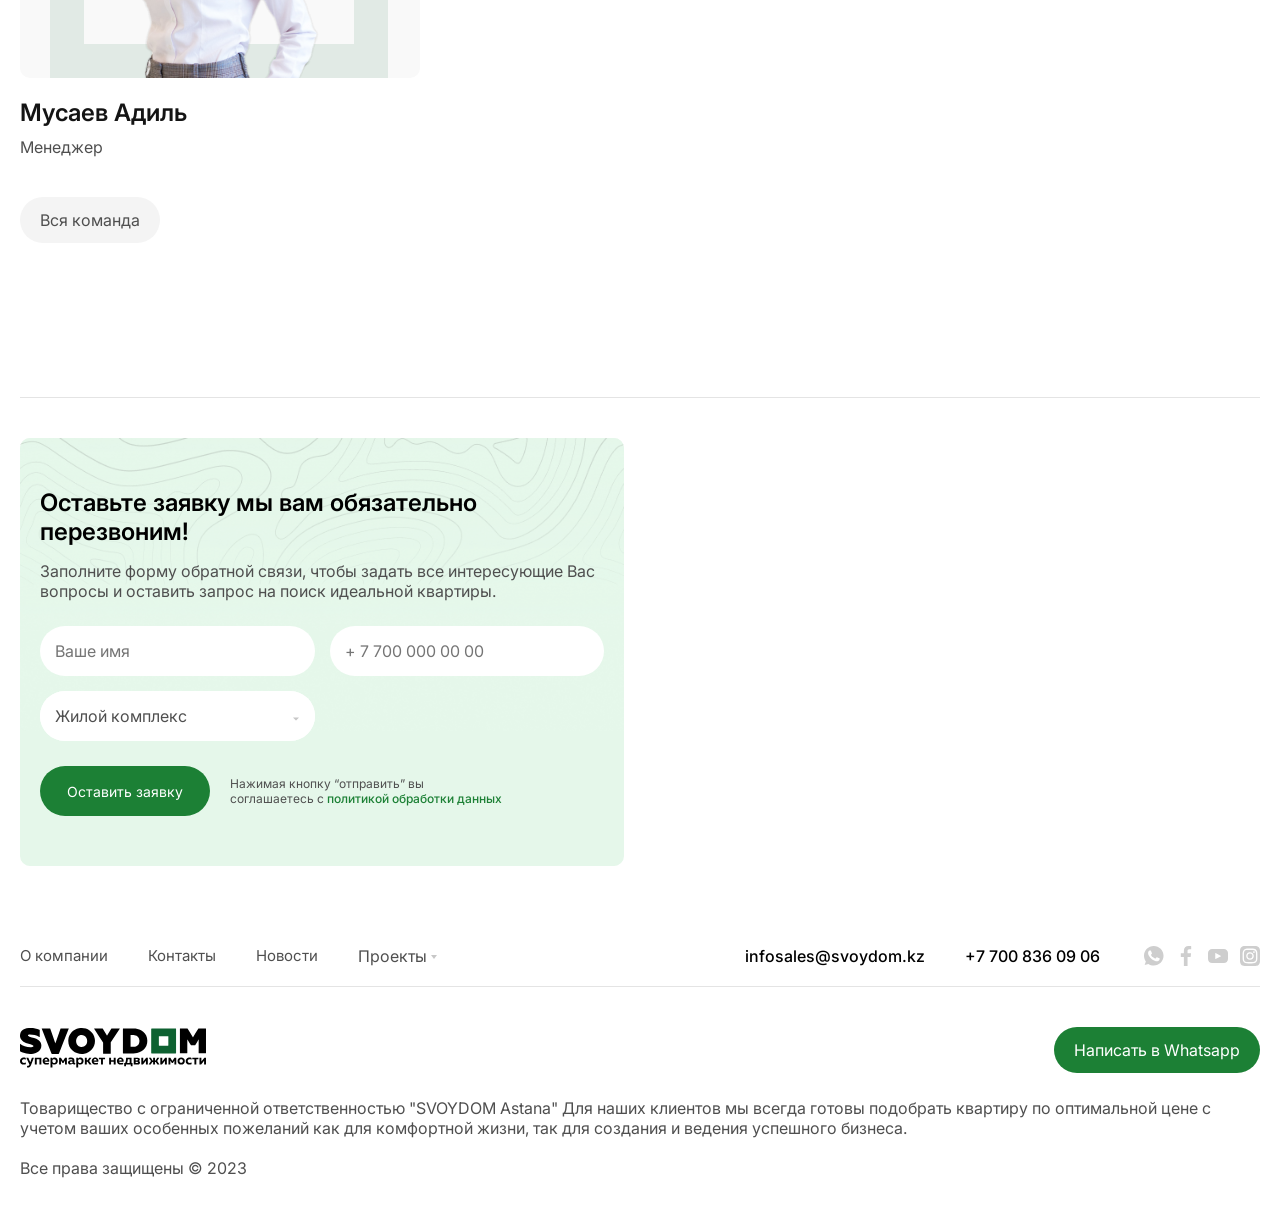
<file: about.html>
<!DOCTYPE html>
<html lang="ru">
  <head>
    <meta charset="UTF-8" />
    <meta http-equiv="X-UA-Compatible" content="IE=edge" />
    <meta name="viewport" content="width=device-width, initial-scale=1" />
    <meta http-equiv="x-ua-compatible" content="IE=edge" />
    <title>SVOYDOM</title>
    <link
      href="https://fonts.googleapis.com/css2?family=Inter:wght@300;400;500;600;700;800;900&display=swap"
      rel="stylesheet"
    />
    <link rel="stylesheet" href="css/slick.css" />
    <link rel="stylesheet" href="css/slick-theme.css" />
    <link rel="stylesheet" href="css/select2.min.css" />
    <link rel="stylesheet" href="css/nouislider.min.css" />
    <link rel="stylesheet" href="css/aos.css" />
    <link
      rel="stylesheet"
      href="https://cdn.jsdelivr.net/npm/swiper@11/swiper-bundle.min.css"
    />
    <link rel="stylesheet" href="css/style.css" />
  </head>

  <body>
    <header class="header" id="header">
      <div class="wrapper">
        <div class="header-info">
          <a href="index.html" class="logo"
            ><img src="img/logo.svg" alt=""
          /></a>
          <div class="menu-wrap">
            <ul class="main-menu">
              <li>
                <button type="button">Проекты <span>Меню</span></button>
                <ul class="sub-menu">
                  <li><a href="current-projects.html">Текущие проекты</a></li>
                  <li><a href="completed-projects.html">Завершенные</a></li>
                </ul>
              </li>
              <li><a href="about.html">О компании</a></li>
              <li><a href="faq.html">FAQ</a></li>
              <li><a href="news.html">Новости</a></li>
              <li><a href="contacts.html">Контакты</a></li>
              <li><a href="upgrade.html">Svoy Upgrade</a></li>
              <li><a href="upgrade.html">Svoy Bonus</a></li>
            </ul>
            <div class="btn-wrap">
              <a href="#" class="green-btn">Заказать звонок</a>
              <div class="select-wrap lang">
                <select>
                  <option value="1">Ру</option>
                  <option value="2">Кз</option>
                </select>
              </div>
            </div>
          </div>
          <div class="header-buttons">
            <div class="select-wrap icon-select">
              <select>
                <option value="1">Алматы</option>
                <option value="2">Астана</option>
                <option value="3">Атырау</option>
              </select>
            </div>
            <button class="drop-menu">
              <img src="img/drop-icon.svg" alt="" />
            </button>
            <a href="favorites.html" class="favorite-icon">
              <svg
                width="20"
                height="21"
                viewBox="0 0 20 21"
                fill="none"
                xmlns="http://www.w3.org/2000/svg"
              >
                <path
                  d="M18.4134 3.0747C17.3781 1.95181 15.9575 1.33337 14.413 1.33337C13.2585 1.33337 12.2013 1.69837 11.2704 2.41814C10.8008 2.78142 10.3752 3.22595 10 3.7447C9.62492 3.22607 9.19922 2.78142 8.72941 2.41814C7.79875 1.69837 6.74148 1.33337 5.58699 1.33337C4.0425 1.33337 2.62176 1.95181 1.58645 3.0747C0.563516 4.18447 0 5.7006 0 7.34396C0 9.03537 0.630351 10.5837 1.98363 12.2167C3.19426 13.6774 4.93422 15.1603 6.94914 16.8774C7.63719 17.4638 8.41707 18.1284 9.22684 18.8364C9.4408 19.0238 9.71557 19.1271 10 19.127C10.2846 19.127 10.5592 19.0238 10.7729 18.8367C11.5826 18.1286 12.363 17.4636 13.0513 16.8769C15.0659 15.1601 16.8059 13.6774 18.0165 12.2165C19.3698 10.5838 20 9.0354 20 7.3438C20 5.7006 19.4365 4.18447 18.4134 3.0747Z"
                />
              </svg>
            </a>
          </div>
        </div>
      </div>
    </header>

    <div class="breadcrumbs-wrap">
      <div class="wrapper">
        <ul class="breadcrumbs-menu">
          <li><a href="index.html">Главная</a></li>
          <li><span>О компании</span></li>
        </ul>
      </div>
    </div>

    <div class="about-info">
      <div class="wrapper">
        <div class="about-info-wrap">
          <img src="img/about-left-img.svg" alt="" class="left-img" />
          <img src="img/about-right-img.svg" alt="" class="right-img" />
          <h1 class="about-title">
            «SVOY DOM» — это лучший выбор для покупки недвижимости вашей мечты!
          </h1>
          <p class="about-subtitle">
            С нами наши клиенты уверены в своем выборе, ведь мы постоянно
            контролируем ход строительства объектов наших Партнеров и
            актуализируем информацию на наших онлайн-каналах. Профессиональный
            подход и лучшие условия обеспечивают высокий уровень сервиса для
            наших клиентов. Более 30 000 клиентов доверяют нам и мы рады быть
            полезными!
          </p>
          <div class="about-buttons">
            <a href="https://www.youtube.com/@svoydomkz" class="grey-btn"
              >Наш Youtube</a
            >
            <a href="https://www.instagram.com/svoydom.kz/" class="grey-btn"
              >Наш Instagram</a
            >
          </div>
        </div>
      </div>
    </div>

    <div class="info-block">
      <div class="wrapper">
        <div class="title-wrap">
          <h2
            class="main-title"
            data-aos="fade-right"
            data-aos-offset="-100"
            data-aos-delay="100"
            data-aos-duration="800"
            data-aos-easing="ease-in-out"
          >
            Цифры говорят больше, чем слова
          </h2>
        </div>
        <div class="info-slider">
          <div class="item">
            <div class="text-wrap">
              <img src="img/shield.svg" alt="" />
              <b>1 200</b>
              <span
                >Проектов было успешно реализовано за всё время нашей
                работы</span
              >
            </div>
            <div class="img-wrap">
              <img src="img/info-img1.png" alt="" />
            </div>
          </div>
          <div class="item">
            <div class="text-wrap">
              <img src="img/shield.svg" alt="" />
              <b>10 200 м2</b>
              <span
                >Метров было успешно реализовано за всё время нашей работы</span
              >
            </div>
            <div class="img-wrap style2">
              <img src="img/info-img2.png" alt="" />
            </div>
          </div>
          <div class="item">
            <div class="text-wrap">
              <img src="img/shield.svg" alt="" />
              <b>15 000</b>
              <span>Квартир было успешно реализовано за всё время нашей</span>
            </div>
            <div class="img-wrap">
              <img src="img/info-img3.png" alt="" />
            </div>
          </div>
        </div>
      </div>
    </div>

    <div class="global-slider-wrap">
      <div class="wrapper">
        <div class="title-wrapper">
          <div class="wrap">
            <time class="date">12.11.2023</time>
            <h2
              class="main-title"
              data-aos="fade-right"
              data-aos-offset="-100"
              data-aos-delay="100"
              data-aos-duration="800"
              data-aos-easing="ease-in-out"
            >
              Галерея
            </h2>
          </div>
          <div class="swiper-buttons">
            <button type="button" class="swiper-button-prev">
              <img src="img/slider-arrow.svg" alt="" />
            </button>
            <button type="button" class="swiper-button-next">
              <img src="img/slider-arrow.svg" alt="" />
            </button>
          </div>
        </div>
        <div class="swiper mySwiper">
          <div class="swiper-wrapper">
            <div class="swiper-slide">
              <div class="info">
                <img src="img/slider-img1.jpg" />
                <div class="texts">
                  <span>День 3</span>
                  <b>Название фото</b>
                  <span>2023 Padar Island</span>
                </div>
              </div>
              <p class="text">
                1 Специально для наших дорогих клиентов мы создали уникальную
                программу лояльности, которая подарит больше возможностей и
                приятных впечатлений! При покупке квартиры в новых строящихся
                объектах клиент автоматически становится участником розыгрыша,
                главным призом которого является +1 комната к текущей покупке.
              </p>
            </div>
            <div class="swiper-slide">
              <div class="info">
                <img src="img/slider-img2.jpg" />
                <div class="texts">
                  <span>День 3</span>
                  <b>Название фото</b>
                  <span>2023 Padar Island</span>
                </div>
              </div>
              <p class="text">
                2 Специально для наших дорогих клиентов мы создали уникальную
                программу лояльности, которая подарит больше возможностей и
                приятных впечатлений! При покупке квартиры в новых строящихся
                объектах клиент автоматически становится участником розыгрыша,
                главным призом которого является +1 комната к текущей покупке.
              </p>
            </div>
            <div class="swiper-slide">
              <div class="info">
                <img src="img/slider-img3.jpg" />
                <div class="texts">
                  <span>День 3</span>
                  <b>Название фото</b>
                  <span>2023 Padar Island</span>
                </div>
              </div>
              <p class="text">
                3 Специально для наших дорогих клиентов мы создали уникальную
                программу лояльности, которая подарит больше возможностей и
                приятных впечатлений! При покупке квартиры в новых строящихся
                объектах клиент автоматически становится участником розыгрыша,
                главным призом которого является +1 комната к текущей покупке.
              </p>
            </div>
            <div class="swiper-slide">
              <div class="info">
                <img src="img/slider-img4.jpg" />
                <div class="texts">
                  <span>День 3</span>
                  <b>Название фото</b>
                  <span>2023 Padar Island</span>
                </div>
              </div>
              <p class="text">
                4 Специально для наших дорогих клиентов мы создали уникальную
                программу лояльности, которая подарит больше возможностей и
                приятных впечатлений! При покупке квартиры в новых строящихся
                объектах клиент автоматически становится участником розыгрыша,
                главным призом которого является +1 комната к текущей покупке.
              </p>
            </div>
            <div class="swiper-slide">
              <div class="info">
                <img src="img/slider-img5.jpg" />
                <div class="texts">
                  <span>День 3</span>
                  <b>Название фото</b>
                  <span>2023 Padar Island</span>
                </div>
              </div>
              <p class="text">
                5 Специально для наших дорогих клиентов мы создали уникальную
                программу лояльности, которая подарит больше возможностей и
                приятных впечатлений! При покупке квартиры в новых строящихся
                объектах клиент автоматически становится участником розыгрыша,
                главным призом которого является +1 комната к текущей покупке.
              </p>
            </div>
            <div class="swiper-slide">
              <div class="info">
                <img src="img/slider-img1.jpg" />
                <div class="texts">
                  <span>День 3</span>
                  <b>Название фото</b>
                  <span>2023 Padar Island</span>
                </div>
              </div>
              <p class="text">
                6 Специально для наших дорогих клиентов мы создали уникальную
                программу лояльности, которая подарит больше возможностей и
                приятных впечатлений! При покупке квартиры в новых строящихся
                объектах клиент автоматически становится участником розыгрыша,
                главным призом которого является +1 комната к текущей покупке.
              </p>
            </div>
            <div class="swiper-slide">
              <div class="info">
                <img src="img/slider-img2.jpg" />
                <div class="texts">
                  <span>День 3</span>
                  <b>Название фото</b>
                  <span>2023 Padar Island</span>
                </div>
              </div>
              <p class="text">
                7 Специально для наших дорогих клиентов мы создали уникальную
                программу лояльности, которая подарит больше возможностей и
                приятных впечатлений! При покупке квартиры в новых строящихся
                объектах клиент автоматически становится участником розыгрыша,
                главным призом которого является +1 комната к текущей покупке.
              </p>
            </div>
            <div class="swiper-slide">
              <div class="info">
                <img src="img/slider-img3.jpg" />
                <div class="texts">
                  <span>День 3</span>
                  <b>Название фото</b>
                  <span>2023 Padar Island</span>
                </div>
              </div>
              <p class="text">
                8 Специально для наших дорогих клиентов мы создали уникальную
                программу лояльности, которая подарит больше возможностей и
                приятных впечатлений! При покупке квартиры в новых строящихся
                объектах клиент автоматически становится участником розыгрыша,
                главным призом которого является +1 комната к текущей покупке.
              </p>
            </div>
            <div class="swiper-slide">
              <div class="info">
                <img src="img/slider-img4.jpg" />
                <div class="texts">
                  <span>День 3</span>
                  <b>Название фото</b>
                  <span>2023 Padar Island</span>
                </div>
              </div>
              <p class="text">
                9 Специально для наших дорогих клиентов мы создали уникальную
                программу лояльности, которая подарит больше возможностей и
                приятных впечатлений! При покупке квартиры в новых строящихся
                объектах клиент автоматически становится участником розыгрыша,
                главным призом которого является +1 комната к текущей покупке.
              </p>
            </div>
            <div class="swiper-slide">
              <div class="info">
                <img src="img/slider-img5.jpg" />
                <div class="texts">
                  <span>День 3</span>
                  <b>Название фото</b>
                  <span>2023 Padar Island</span>
                </div>
              </div>
              <p class="text">
                10 Специально для наших дорогих клиентов мы создали уникальную
                программу лояльности, которая подарит больше возможностей и
                приятных впечатлений! При покупке квартиры в новых строящихся
                объектах клиент автоматически становится участником розыгрыша,
                главным призом которого является +1 комната к текущей покупке.
              </p>
            </div>
          </div>
          <div class="swiper-pagination"></div>
        </div>
      </div>
    </div>

    <div class="loyalty-programs">
      <div class="wrapper">
        <div class="title-wrap">
          <h2
            class="main-title"
            data-aos="fade-right"
            data-aos-offset="-100"
            data-aos-delay="100"
            data-aos-duration="800"
            data-aos-easing="ease-in-out"
          >
            Программы лояльности
          </h2>
        </div>
        <div class="programs-items">
          <div class="programs-item grey">
            <h3>Svoy Upgrade</h3>
            <p>
              Программа, которая дарит приятную возможность и незабываемые
              впечатления! При покупке квартиры в новых строящихся объектах Вы
              автоматически становитесь участником розыгрыша, главным призом
              которого является +1 комната к текущей покупке
            </p>
            <a href="upgrade.html" class="green-btn">Подробнее</a>
            <img src="img/programs-img1.png" alt="" class="img1" />
            <img src="img/programs-img2.png" alt="" class="img2" />
          </div>
          <div class="programs-item green">
            <h3>Svoy Bonus</h3>
            <p>
              Каждый покупатель получает бонус, который сможет использовать при
              покупке следующей квартиры. Мы дарим Вам купоны на сотни тысяч
              тенге
            </p>
            <a href="#" class="grey-btn">Подробнее</a>
            <img src="img/programs-img3.png" alt="" class="img3" />
          </div>
        </div>
      </div>
    </div>

    <div class="our-team-items-wrap">
      <div class="wrapper">
        <div class="title-wrap">
          <h2
            class="main-title"
            data-aos="fade-right"
            data-aos-offset="-100"
            data-aos-delay="500"
            data-aos-duration="800"
            data-aos-easing="ease-in-out"
          >
            Наша команда
          </h2>
        </div>
        <div class="our-team-items">
          <a href="#" class="our-team-item">
            <div class="img-wrap">
              <img src="img/our-team-img1.png" alt="" />
            </div>
            <b class="name">Мусаев Адиль</b>
            <span>Менеджер</span>
          </a>
          <a href="#" class="our-team-item">
            <div class="img-wrap">
              <img src="img/our-team-img2.png" alt="" />
            </div>
            <b class="name">Мусаев Адиль</b>
            <span>Менеджер</span>
          </a>
          <a href="#" class="our-team-item">
            <div class="img-wrap">
              <img src="img/our-team-img3.png" alt="" />
            </div>
            <b class="name">Мусаев Адиль</b>
            <span>Менеджер</span>
          </a>
          <a href="#" class="our-team-item mobile-hide">
            <div class="img-wrap">
              <img src="img/our-team-img4.png" alt="" />
            </div>
            <b class="name">Мусаев Адиль</b>
            <span>Менеджер</span>
          </a>
        </div>
        <a href="about-in.html" class="grey-btn">Вся команда</a>
      </div>
    </div>

    <div class="contact-us">
      <div class="wrapper">
        <div class="title-wrap">
          <h2
            class="main-title"
            data-aos="fade-right"
            data-aos-offset="-100"
            data-aos-delay="100"
            data-aos-duration="800"
            data-aos-easing="ease-in-out"
          >
            Свяжитесь с нами
          </h2>
        </div>
        <div class="contact-info-wrap">
          <div class="contact-form-wrap">
            <img src="img/contact-bg.png" alt="" class="bg" />
            <h3>Оставьте заявку мы вам обязательно перезвоним!</h3>
            <p>
              Заполните форму обратной связи, чтобы задать все интересующие Вас
              вопросы и оставить запрос на поиск идеальной квартиры.
            </p>
            <form class="contact-form">
              <div class="inputs">
                <input type="text" placeholder="Ваше имя" />
                <input
                  type="tel"
                  class="phone-number-input"
                  placeholder="+ 7 700 000 00 00"
                />
                <div class="select-wrap">
                  <select>
                    <option value="1">Жилой комплекс</option>
                    <option value="2">Первый</option>
                    <option value="3">Второй</option>
                  </select>
                </div>
              </div>
              <div class="btn-wrap">
                <button class="green-btn" type="button">Оставить заявку</button>
                <p>
                  Нажимая кнопку “отправить” вы соглашаетесь с
                  <a href="#"> политикой обработки данных</a>
                </p>
              </div>
            </form>
          </div>
          <div id="map2"></div>
        </div>
      </div>
    </div>

    <footer class="footer">
      <div class="wrapper">
        <div class="footer-top">
          <div class="footer-menu-wrap">
            <a href="index.html" class="footer-logo hide">
              <img src="img/logo.svg" alt="" />
            </a>
            <ul class="main-menu">
              <li><a href="about.html">О компании</a></li>
              <li><a href="contacts.html">Контакты</a></li>
              <li><a href="news.html">Новости</a></li>
              <li>
                <button type="button">Проекты</button>
                <ul class="sub-menu">
                  <li><a href="current-projects.html">Текущие проекты</a></li>
                  <li><a href="completed-projects.html">Завершенные</a></li>
                </ul>
              </li>
            </ul>
            <ul class="social-menu">
              <li>
                <a href="#"></a>
              </li>
              <li>
                <a href="#"></a>
              </li>
              <li>
                <a href="#"></a>
              </li>
              <li>
                <a href="#"></a>
              </li>
            </ul>
          </div>
          <div class="links">
            <a href="mailto:infosales@svoydom.kz">infosales@svoydom.kz</a>
            <a href="tel:+77008360906">+7 700 836 09 06</a>
          </div>
        </div>
        <div class="footer-bottom">
          <div class="top">
            <a href="index.html" class="footer-logo">
              <img src="img/logo.svg" alt="" />
            </a>
            <a href="#" class="green-btn">Написать в Whatsapp</a>
          </div>
          <p>
            Товарищество с ограниченной ответственностью "SVOYDOM Astana" Для
            наших клиентов мы всегда готовы подобрать квартиру по оптимальной
            цене с учетом ваших особенных пожеланий как для комфортной жизни,
            так для создания и ведения успешного бизнеса.
          </p>
          <p>Все права защищены &copy; 2023</p>
        </div>
      </div>
    </footer>

    <a href="#header" class="top-scroll">
      <span class="icon">
        <svg
          width="16"
          height="9"
          viewBox="0 0 16 9"
          fill="none"
          xmlns="http://www.w3.org/2000/svg"
        >
          <path
            d="M7.99997 6.99385e-07C8.09548 -0.000101352 8.19008 0.0192601 8.27832 0.0569722C8.36656 0.0946834 8.4467 0.150001 8.51415 0.219749L15.7869 7.71971C16.071 8.01277 16.071 8.48733 15.7869 8.7802C15.5027 9.07308 15.0425 9.07327 14.7585 8.7802L7.99997 1.81049L1.24143 8.78021C0.957251 9.07327 0.497068 9.07327 0.213069 8.78021C-0.0709305 8.48714 -0.0711137 8.01259 0.213069 7.71971L7.48578 0.219749C7.55323 0.150001 7.63338 0.0946834 7.72162 0.0569723C7.80986 0.0192602 7.90445 -0.000101335 7.99997 6.99385e-07Z"
          />
        </svg>
      </span>
      <span class="text">Наверх</span>
    </a>

    <script src="js/jquery-3.4.1.min.js"></script>
    <script src="js/slick.min.js"></script>
    <script src="js/gsap.min.js"></script>
    <script src="js/ScrollTrigger.min.js"></script>
    <script src="js/jquery.inputmask.bundle.min.js"></script>
    <script src="js/jquery.validate.js"></script>
    <script src="js/select2.min.js"></script>
    <script src="js/nouislider.min.js"></script>
    <script src="js/aos.js"></script>
    <script src="js/jquery.magnific-popup.min.js"></script>
    <script src="js/jquery.smooth-scroll.min.js"></script>
    <script src="https://cdn.jsdelivr.net/npm/swiper@11/swiper-bundle.min.js"></script>
    <script src="js/script.js"></script>

    <script src="https://api-maps.yandex.ru/2.1/?lang=ru_RU"></script>

    <script>
      let center2 = [55.707076, 37.385825];
      let center3 = [55.847076, 37.485825];
      let center4 = [55.687076, 36.885825];

      function init() {
        let map = new ymaps.Map("map2", {
          center: center2,
          zoom: 9,
          controls: [],
        });

        let placemark2 = new ymaps.Placemark(
          center2,
          {
            balloonContent: `
            
    <div class="balloon-wrap">
      <div class="img-wrap">
        <img src="img/balloon-img.jpg" alt="" />
      </div>
      <div class="bottom-wrap">
      <span class="address"
        >Адрес г. Алматы ул. Макатаева 129в, Алматы 050000</span
      >
    </div>
    </div>
            
            `,
          },
          {
            iconLayout: "default#image",
            iconImageHref: "img/map-marker.svg",
            iconImageOffset: [0, 0],
            iconImageSize: [100, 34],
            hideIconOnBalloonOpen: false,
          }
        );

        map.geoObjects.add(placemark2);
        map.behaviors.disable("scrollZoom");
      }
      ymaps.ready(init);
    </script>

    <script>
      var swiper = new Swiper(".mySwiper", {
        slidesPerView: 1,
        centeredSlides: false,
        slideToClickedSlide: false,
        grabCursor: false,
        centeredSlides: false,
        loop: false,
        height: 200,
        spaceBetween: 20,
        effect: "coverflow",
        coverflowEffect: {
          rotate: 0,
          stretch: 0,
          depth: 0,
          modifier: 1,
          slideShadows: false,
        },
        pagination: {
          el: ".swiper-pagination",
        },
        navigation: {
          nextEl: ".swiper-button-next",
          prevEl: ".swiper-button-prev",
        },
        breakpoints: {
          1025: {
            slidesPerView: 3,
            slideToClickedSlide: true,
            grabCursor: true,
            centeredSlides: true,
            loop: true,
            speed: 800,
            coverflowEffect: {
              rotate: 0,
              stretch: 20,
              depth: 200,
              modifier: 1,
              slideShadows: false,
            },
          },
        },
      });
    </script>
  </body>
</html>
</file>
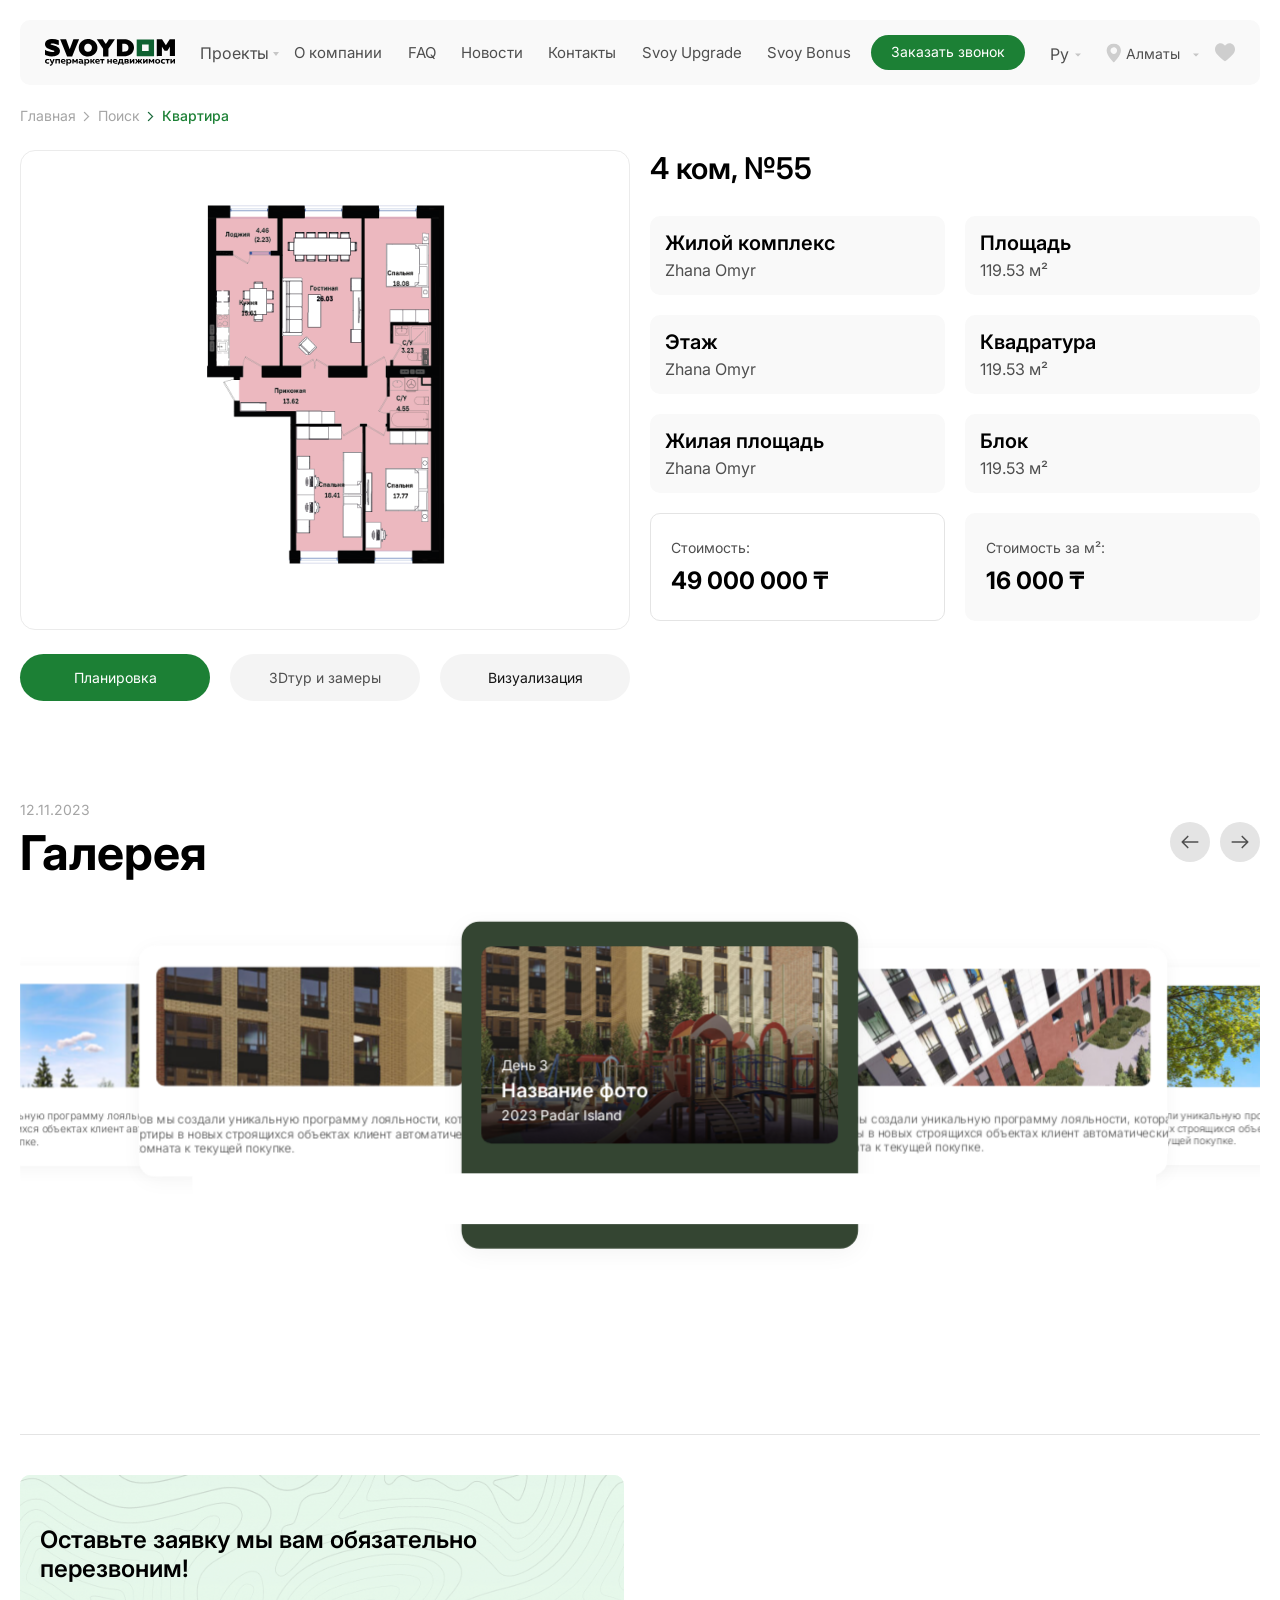
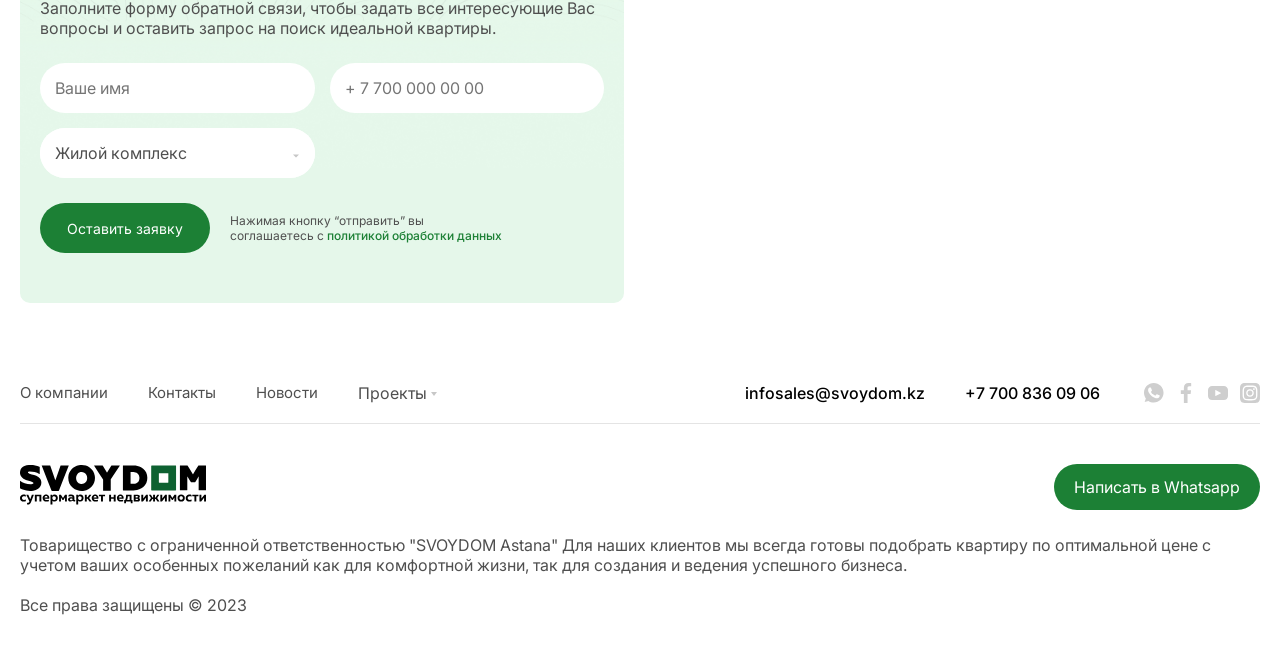
<file: apartment-info.html>
<!DOCTYPE html>
<html lang="ru">
  <head>
    <meta charset="UTF-8" />
    <meta http-equiv="X-UA-Compatible" content="IE=edge" />
    <meta name="viewport" content="width=device-width, initial-scale=1" />
    <meta http-equiv="x-ua-compatible" content="IE=edge" />
    <title>SVOYDOM</title>
    <link
      href="https://fonts.googleapis.com/css2?family=Inter:wght@300;400;500;600;700;800;900&display=swap"
      rel="stylesheet"
    />
    <link rel="stylesheet" href="css/slick.css" />
    <link rel="stylesheet" href="css/slick-theme.css" />
    <link rel="stylesheet" href="css/select2.min.css" />
    <link rel="stylesheet" href="css/nouislider.min.css" />
    <link rel="stylesheet" href="css/magnific-popup.css" />
    <link rel="stylesheet" href="css/aos.css" />
    <link
      rel="stylesheet"
      href="https://cdn.jsdelivr.net/npm/swiper@11/swiper-bundle.min.css"
    />
    <link rel="stylesheet" href="css/style.css" />
  </head>

  <body>
    <header class="header" id="header">
      <div class="wrapper">
        <div class="header-info">
          <a href="index.html" class="logo"
            ><img src="img/logo.svg" alt=""
          /></a>
          <div class="menu-wrap">
            <ul class="main-menu">
              <li>
                <button type="button">Проекты <span>Меню</span></button>
                <ul class="sub-menu">
                  <li><a href="current-projects.html">Текущие проекты</a></li>
                  <li><a href="completed-projects.html">Завершенные</a></li>
                </ul>
              </li>
              <li><a href="about.html">О компании</a></li>
              <li><a href="faq.html">FAQ</a></li>
              <li><a href="news.html">Новости</a></li>
              <li><a href="contacts.html">Контакты</a></li>
              <li><a href="upgrade.html">Svoy Upgrade</a></li>
              <li><a href="upgrade.html">Svoy Bonus</a></li>
            </ul>
            <div class="btn-wrap">
              <a href="#" class="green-btn">Заказать звонок</a>
              <div class="select-wrap lang">
                <select>
                  <option value="1">Ру</option>
                  <option value="2">Кз</option>
                </select>
              </div>
            </div>
          </div>
          <div class="header-buttons">
            <div class="select-wrap icon-select">
              <select>
                <option value="1">Алматы</option>
                <option value="2">Астана</option>
                <option value="3">Атырау</option>
              </select>
            </div>
            <button class="drop-menu">
              <img src="img/drop-icon.svg" alt="" />
            </button>
            <a href="favorites.html" class="favorite-icon">
              <svg
                width="20"
                height="21"
                viewBox="0 0 20 21"
                fill="none"
                xmlns="http://www.w3.org/2000/svg"
              >
                <path
                  d="M18.4134 3.0747C17.3781 1.95181 15.9575 1.33337 14.413 1.33337C13.2585 1.33337 12.2013 1.69837 11.2704 2.41814C10.8008 2.78142 10.3752 3.22595 10 3.7447C9.62492 3.22607 9.19922 2.78142 8.72941 2.41814C7.79875 1.69837 6.74148 1.33337 5.58699 1.33337C4.0425 1.33337 2.62176 1.95181 1.58645 3.0747C0.563516 4.18447 0 5.7006 0 7.34396C0 9.03537 0.630351 10.5837 1.98363 12.2167C3.19426 13.6774 4.93422 15.1603 6.94914 16.8774C7.63719 17.4638 8.41707 18.1284 9.22684 18.8364C9.4408 19.0238 9.71557 19.1271 10 19.127C10.2846 19.127 10.5592 19.0238 10.7729 18.8367C11.5826 18.1286 12.363 17.4636 13.0513 16.8769C15.0659 15.1601 16.8059 13.6774 18.0165 12.2165C19.3698 10.5838 20 9.0354 20 7.3438C20 5.7006 19.4365 4.18447 18.4134 3.0747Z"
                />
              </svg>
            </a>
          </div>
        </div>
      </div>
    </header>

    <div class="breadcrumbs-wrap">
      <div class="wrapper">
        <ul class="breadcrumbs-menu">
          <li><a href="index.html">Главная</a></li>
          <li><a href="apartments.html">Поиск</a></li>
          <li><span>Квартира</span></li>
        </ul>
      </div>
    </div>

    <div class="apartment-info">
      <div class="wrapper">
        <div class="tab-wrap">
          <div class="tab-content">
            <div class="tab-content-item active popup-gallery2">
              <a href="img/tab-img1.png" class="hover-img-wrap">
                <img src="img/tab-img1.png" alt="" />
              </a>
            </div>
            <div class="tab-content-item"></div>
            <div class="tab-content-item">
              <img src="img/apartment-info-img2.png" alt="" />
            </div>
          </div>
          <ul class="tab-menu">
            <li class="active"><button type="button">Планировка</button></li>
            <li>
              <a href="index.html" class="grey-btn"
                >3D <span class="hide">тур и замеры</span></a
              >
            </li>
            <li><button type="button">Визуализация</button></li>
          </ul>
        </div>
        <div class="apartment-info-wrap">
          <h3>4 ком, №55</h3>
          <div class="info-items">
            <div class="info">
              <b>Жилой комплекс</b>
              <span>Zhana Omyr</span>
            </div>
            <div class="info">
              <b>Площадь</b>
              <span>119.53 м²</span>
            </div>
            <div class="info">
              <b>Этаж</b>
              <span>Zhana Omyr</span>
            </div>
            <div class="info">
              <b>Квадратура</b>
              <span>119.53 м²</span>
            </div>
            <div class="info">
              <b>Жилая площадь</b>
              <span>Zhana Omyr</span>
            </div>
            <div class="info">
              <b>Блок</b>
              <span>119.53 м²</span>
            </div>
          </div>
          <div class="prices">
            <div class="price-info active">
              <span>Стоимость:</span>
              <b>49 000 000 ₸</b>
            </div>
            <div class="price-info">
              <span>Стоимость за м²:</span>
              <b>16 000 ₸</b>
            </div>
          </div>
        </div>
      </div>
    </div>

    <div class="global-slider-wrap mt0">
      <div class="wrapper">
        <div class="title-wrapper">
          <div class="wrap">
            <time class="date">12.11.2023</time>
            <h2
              class="main-title"
              data-aos="fade-right"
              data-aos-offset="-100"
              data-aos-delay="100"
              data-aos-duration="800"
              data-aos-easing="ease-in-out"
            >
              Галерея
            </h2>
          </div>
          <div class="swiper-buttons">
            <button type="button" class="swiper-button-prev">
              <img src="img/slider-arrow.svg" alt="" />
            </button>
            <button type="button" class="swiper-button-next">
              <img src="img/slider-arrow.svg" alt="" />
            </button>
          </div>
        </div>
        <div class="swiper mySwiper">
          <div class="swiper-wrapper popup-gallery">
            <div class="swiper-slide">
              <a href="img/slider-img1.jpg" class="info">
                <img src="img/slider-img1.jpg" />
                <div class="texts">
                  <span>День 3</span>
                  <b>Название фото</b>
                  <span>2023 Padar Island</span>
                </div>
              </a>
              <p class="text">
                1 Специально для наших дорогих клиентов мы создали уникальную
                программу лояльности, которая подарит больше возможностей и
                приятных впечатлений! При покупке квартиры в новых строящихся
                объектах клиент автоматически становится участником розыгрыша,
                главным призом которого является +1 комната к текущей покупке.
              </p>
            </div>
            <div class="swiper-slide">
              <a href="img/slider-img2.jpg" class="info">
                <img src="img/slider-img2.jpg" />
                <div class="texts">
                  <span>День 3</span>
                  <b>Название фото</b>
                  <span>2023 Padar Island</span>
                </div>
              </a>
              <p class="text">
                2 Специально для наших дорогих клиентов мы создали уникальную
                программу лояльности, которая подарит больше возможностей и
                приятных впечатлений! При покупке квартиры в новых строящихся
                объектах клиент автоматически становится участником розыгрыша,
                главным призом которого является +1 комната к текущей покупке.
              </p>
            </div>
            <div class="swiper-slide">
              <a href="img/slider-img3.jpg" class="info">
                <img src="img/slider-img3.jpg" />
                <div class="texts">
                  <span>День 3</span>
                  <b>Название фото</b>
                  <span>2023 Padar Island</span>
                </div>
              </a>
              <p class="text">
                3 Специально для наших дорогих клиентов мы создали уникальную
                программу лояльности, которая подарит больше возможностей и
                приятных впечатлений! При покупке квартиры в новых строящихся
                объектах клиент автоматически становится участником розыгрыша,
                главным призом которого является +1 комната к текущей покупке.
              </p>
            </div>
            <div class="swiper-slide">
              <a href="img/slider-img4.jpg" class="info">
                <img src="img/slider-img4.jpg" />
                <div class="texts">
                  <span>День 3</span>
                  <b>Название фото</b>
                  <span>2023 Padar Island</span>
                </div>
              </a>
              <p class="text">
                4 Специально для наших дорогих клиентов мы создали уникальную
                программу лояльности, которая подарит больше возможностей и
                приятных впечатлений! При покупке квартиры в новых строящихся
                объектах клиент автоматически становится участником розыгрыша,
                главным призом которого является +1 комната к текущей покупке.
              </p>
            </div>
            <div class="swiper-slide">
              <a href="img/slider-img5.jpg" class="info">
                <img src="img/slider-img5.jpg" />
                <div class="texts">
                  <span>День 3</span>
                  <b>Название фото</b>
                  <span>2023 Padar Island</span>
                </div>
              </a>
              <p class="text">
                5 Специально для наших дорогих клиентов мы создали уникальную
                программу лояльности, которая подарит больше возможностей и
                приятных впечатлений! При покупке квартиры в новых строящихся
                объектах клиент автоматически становится участником розыгрыша,
                главным призом которого является +1 комната к текущей покупке.
              </p>
            </div>
            <div class="swiper-slide">
              <a href="img/slider-img1.jpg" class="info">
                <img src="img/slider-img1.jpg" />
                <div class="texts">
                  <span>День 3</span>
                  <b>Название фото</b>
                  <span>2023 Padar Island</span>
                </div>
              </a>
              <p class="text">
                1 Специально для наших дорогих клиентов мы создали уникальную
                программу лояльности, которая подарит больше возможностей и
                приятных впечатлений! При покупке квартиры в новых строящихся
                объектах клиент автоматически становится участником розыгрыша,
                главным призом которого является +1 комната к текущей покупке.
              </p>
            </div>
          </div>
          <div class="swiper-pagination"></div>
        </div>
      </div>
    </div>

    <div class="contact-us">
      <div class="wrapper">
        <div class="title-wrap">
          <h2
            class="main-title"
            data-aos="fade-right"
            data-aos-offset="-100"
            data-aos-delay="100"
            data-aos-duration="800"
            data-aos-easing="ease-in-out"
          >
            Свяжитесь с нами
          </h2>
        </div>
        <div class="contact-info-wrap">
          <div class="contact-form-wrap">
            <img src="img/contact-bg.png" alt="" class="bg" />
            <h3>Оставьте заявку мы вам обязательно перезвоним!</h3>
            <p>
              Заполните форму обратной связи, чтобы задать все интересующие Вас
              вопросы и оставить запрос на поиск идеальной квартиры.
            </p>
            <form class="contact-form">
              <div class="inputs">
                <input type="text" placeholder="Ваше имя" />
                <input
                  type="tel"
                  class="phone-number-input"
                  placeholder="+ 7 700 000 00 00"
                />
                <div class="select-wrap">
                  <select>
                    <option value="1">Жилой комплекс</option>
                    <option value="2">Первый</option>
                    <option value="3">Второй</option>
                  </select>
                </div>
              </div>
              <div class="btn-wrap">
                <button class="green-btn" type="button">Оставить заявку</button>
                <p>
                  Нажимая кнопку “отправить” вы соглашаетесь с
                  <a href="#"> политикой обработки данных</a>
                </p>
              </div>
            </form>
          </div>
          <div id="map2"></div>
        </div>
      </div>
    </div>

    <footer class="footer">
      <div class="wrapper">
        <div class="footer-top">
          <div class="footer-menu-wrap">
            <a href="index.html" class="footer-logo hide">
              <img src="img/logo.svg" alt="" />
            </a>
            <ul class="main-menu">
              <li><a href="about.html">О компании</a></li>
              <li><a href="contacts.html">Контакты</a></li>
              <li><a href="news.html">Новости</a></li>
              <li>
                <button type="button">Проекты</button>
                <ul class="sub-menu">
                  <li><a href="current-projects.html">Текущие проекты</a></li>
                  <li><a href="completed-projects.html">Завершенные</a></li>
                </ul>
              </li>
            </ul>
            <ul class="social-menu">
              <li>
                <a href="#"></a>
              </li>
              <li>
                <a href="#"></a>
              </li>
              <li>
                <a href="#"></a>
              </li>
              <li>
                <a href="#"></a>
              </li>
            </ul>
          </div>
          <div class="links">
            <a href="mailto:infosales@svoydom.kz">infosales@svoydom.kz</a>
            <a href="tel:+77008360906">+7 700 836 09 06</a>
          </div>
        </div>
        <div class="footer-bottom">
          <div class="top">
            <a href="index.html" class="footer-logo">
              <img src="img/logo.svg" alt="" />
            </a>
            <a href="#" class="green-btn">Написать в Whatsapp</a>
          </div>
          <p>
            Товарищество с ограниченной ответственностью "SVOYDOM Astana" Для
            наших клиентов мы всегда готовы подобрать квартиру по оптимальной
            цене с учетом ваших особенных пожеланий как для комфортной жизни,
            так для создания и ведения успешного бизнеса.
          </p>
          <p>Все права защищены &copy; 2023</p>
        </div>
      </div>
    </footer>

    <a href="#header" class="top-scroll">
      <span class="icon">
        <svg
          width="16"
          height="9"
          viewBox="0 0 16 9"
          fill="none"
          xmlns="http://www.w3.org/2000/svg"
        >
          <path
            d="M7.99997 6.99385e-07C8.09548 -0.000101352 8.19008 0.0192601 8.27832 0.0569722C8.36656 0.0946834 8.4467 0.150001 8.51415 0.219749L15.7869 7.71971C16.071 8.01277 16.071 8.48733 15.7869 8.7802C15.5027 9.07308 15.0425 9.07327 14.7585 8.7802L7.99997 1.81049L1.24143 8.78021C0.957251 9.07327 0.497068 9.07327 0.213069 8.78021C-0.0709305 8.48714 -0.0711137 8.01259 0.213069 7.71971L7.48578 0.219749C7.55323 0.150001 7.63338 0.0946834 7.72162 0.0569723C7.80986 0.0192602 7.90445 -0.000101335 7.99997 6.99385e-07Z"
          />
        </svg>
      </span>
      <span class="text">Наверх</span>
    </a>

    <script src="js/jquery-3.4.1.min.js"></script>
    <script src="js/slick.min.js"></script>
    <script src="js/gsap.min.js"></script>
    <script src="js/ScrollTrigger.min.js"></script>
    <script src="js/jquery.inputmask.bundle.min.js"></script>
    <script src="js/jquery.validate.js"></script>
    <script src="js/select2.min.js"></script>
    <script src="js/nouislider.min.js"></script>
    <script src="js/aos.js"></script>
    <script src="js/jquery.magnific-popup.min.js"></script>
    <script src="js/jquery.smooth-scroll.min.js"></script>
    <script src="https://cdn.jsdelivr.net/npm/swiper@11/swiper-bundle.min.js"></script>
    <script src="js/script.js"></script>

    <script src="https://api-maps.yandex.ru/2.1/?lang=ru_RU"></script>

    <script>
      let center2 = [55.707076, 37.385825];
      let center3 = [55.847076, 37.485825];
      let center4 = [55.687076, 36.885825];

      function init() {
        let map = new ymaps.Map("map2", {
          center: center2,
          zoom: 9,
          controls: [],
        });

        let placemark2 = new ymaps.Placemark(
          center2,
          {
            balloonContent: `
            
    <div class="balloon-wrap">
      <div class="img-wrap">
        <img src="img/balloon-img.jpg" alt="" />
      </div>
      <div class="bottom-wrap">
      <span class="address"
        >Адрес г. Алматы ул. Макатаева 129в, Алматы 050000</span
      >
    </div>
    </div>
            
            `,
          },
          {
            iconLayout: "default#image",
            iconImageHref: "img/map-marker.svg",
            iconImageOffset: [0, 0],
            iconImageSize: [100, 34],
            hideIconOnBalloonOpen: false,
          }
        );

        map.geoObjects.add(placemark2);
        map.behaviors.disable("scrollZoom");
      }
      ymaps.ready(init);
    </script>

    <script>
      var swiper = new Swiper(".mySwiper", {
        slidesPerView: 1,
        centeredSlides: false,
        slideToClickedSlide: false,
        grabCursor: false,
        centeredSlides: false,
        loop: false,
        height: 200,
        spaceBetween: 20,
        effect: "coverflow",
        coverflowEffect: {
          rotate: 0,
          stretch: 0,
          depth: 0,
          modifier: 1,
          slideShadows: false,
        },
        pagination: {
          el: ".swiper-pagination",
        },
        navigation: {
          nextEl: ".swiper-button-next",
          prevEl: ".swiper-button-prev",
        },
        breakpoints: {
          1025: {
            slidesPerView: 3,
            slideToClickedSlide: true,
            grabCursor: true,
            centeredSlides: true,
            loop: true,
            speed: 800,
            coverflowEffect: {
              rotate: 0,
              stretch: 20,
              depth: 200,
              modifier: 1,
              slideShadows: false,
            },
          },
        },
      });
    </script>
  </body>
</html>
</file>
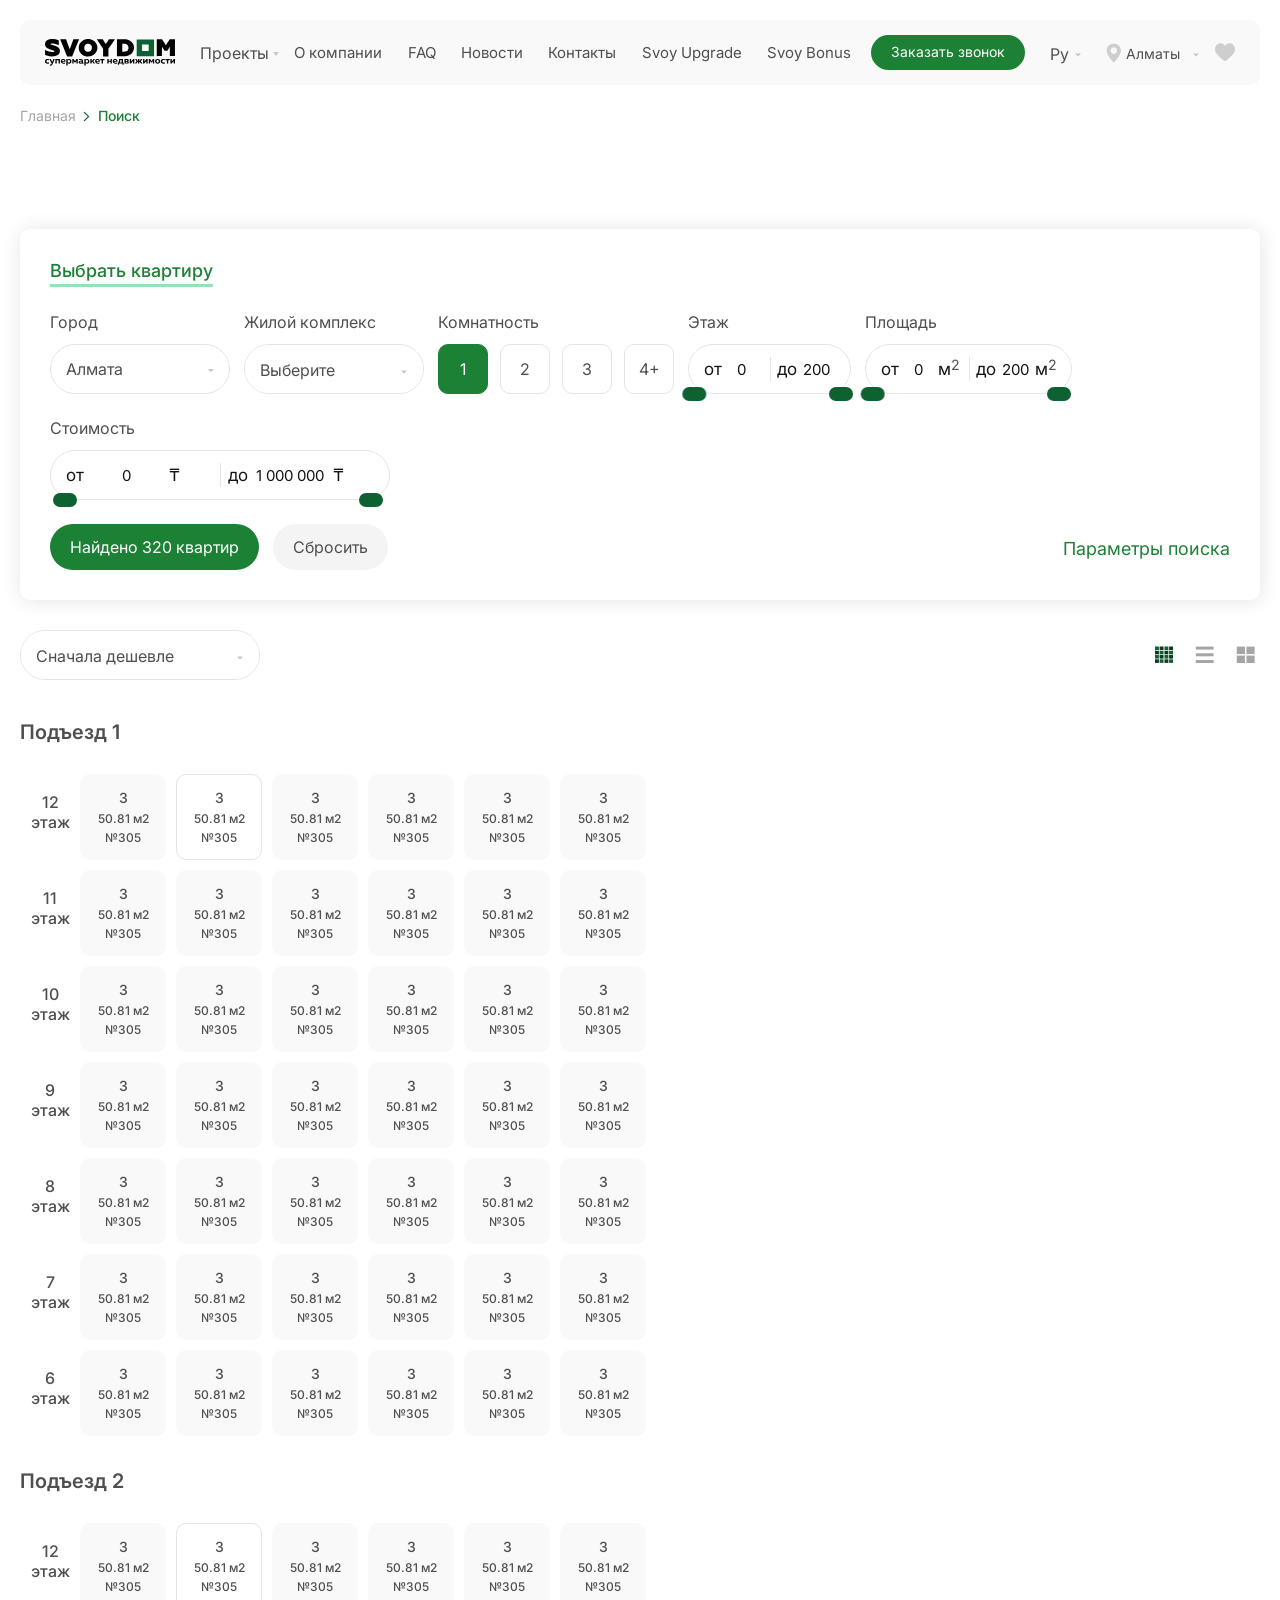
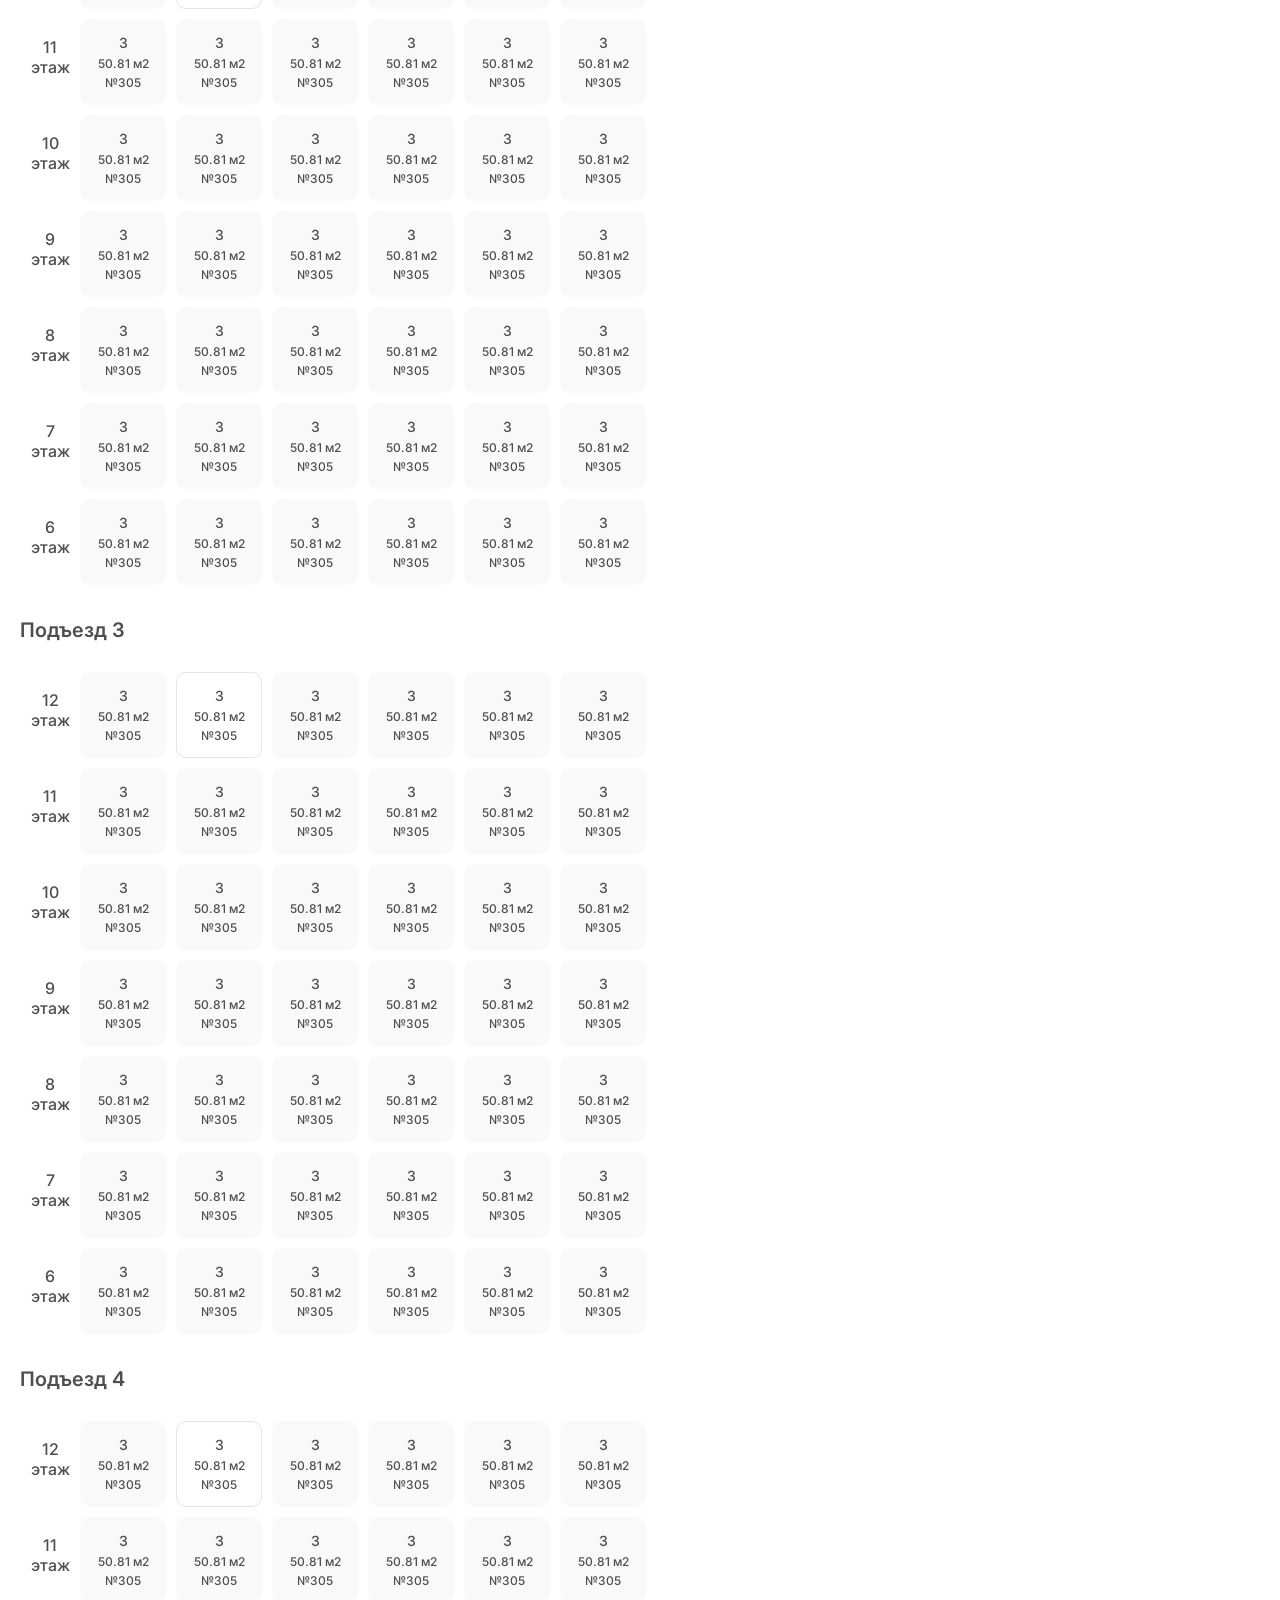
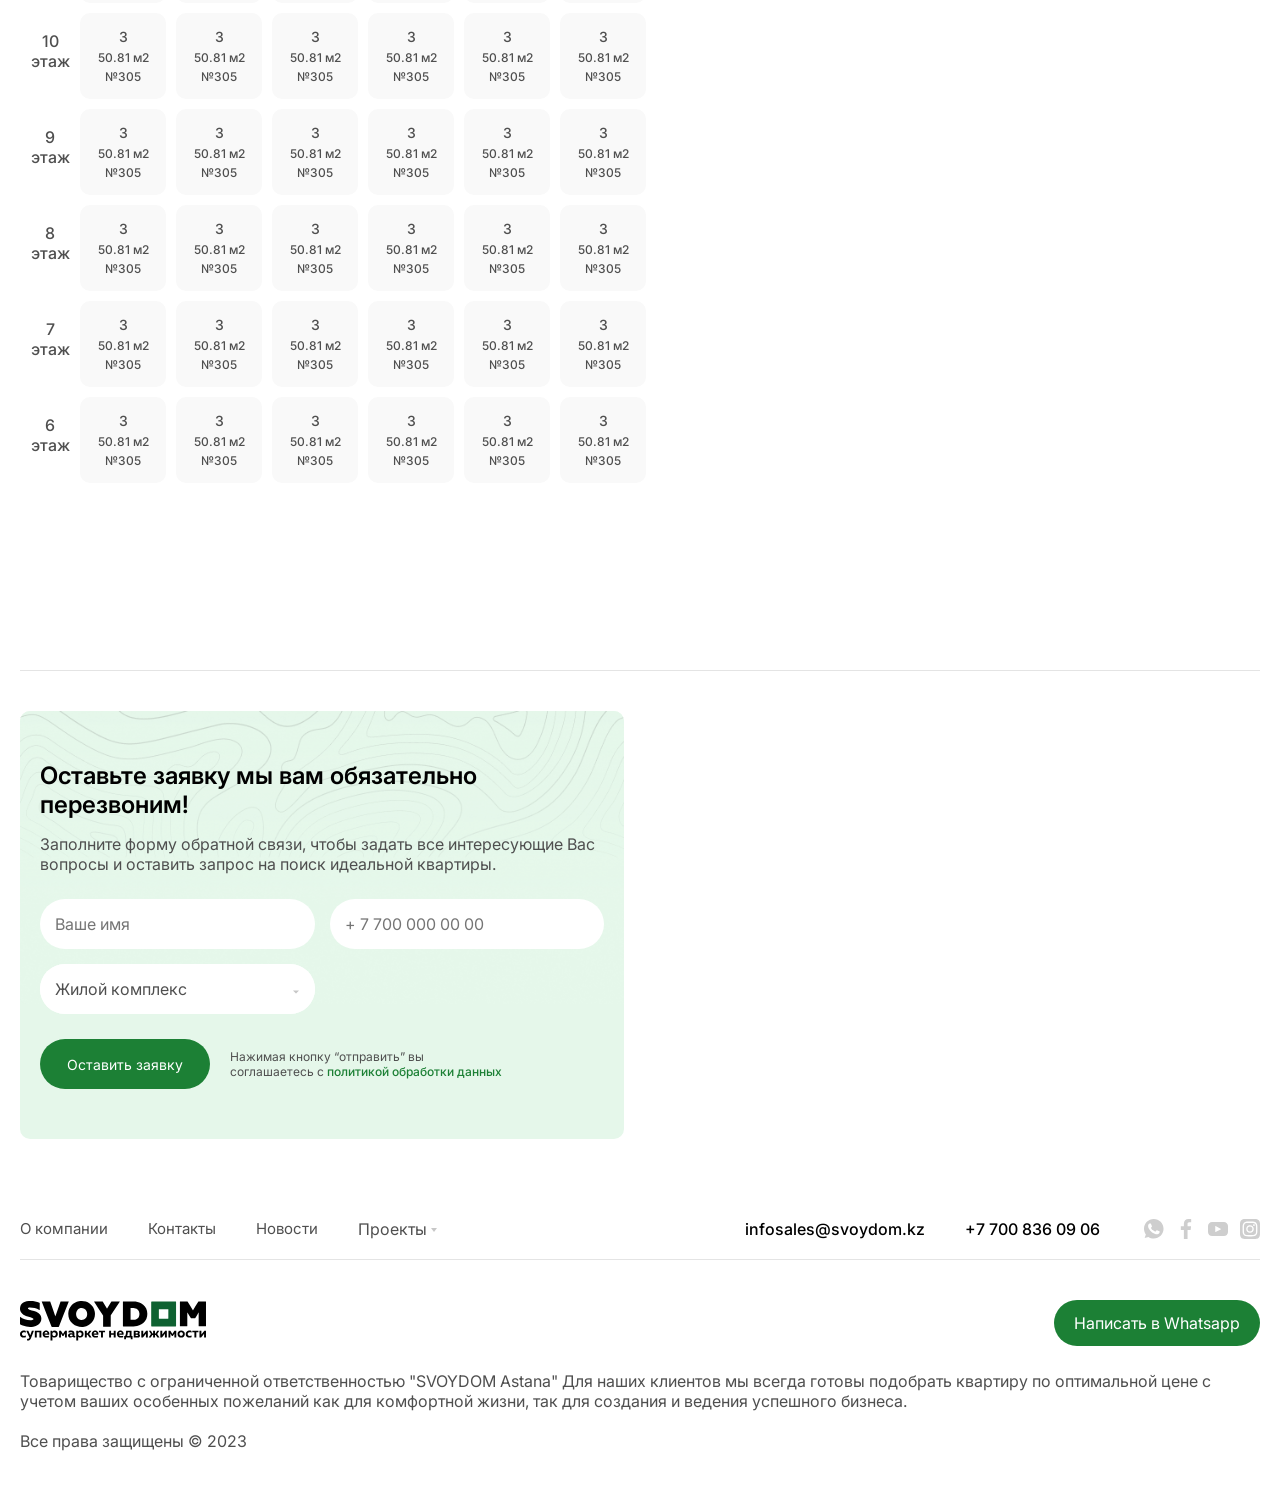
<file: apartments.html>
<!DOCTYPE html>
<html lang="ru">
  <head>
    <meta charset="UTF-8" />
    <meta http-equiv="X-UA-Compatible" content="IE=edge" />
    <meta name="viewport" content="width=device-width, initial-scale=1" />
    <meta http-equiv="x-ua-compatible" content="IE=edge" />
    <title>SVOYDOM</title>
    <link
      href="https://fonts.googleapis.com/css2?family=Inter:wght@300;400;500;600;700;800;900&display=swap"
      rel="stylesheet"
    />
    <link rel="stylesheet" href="css/slick.css" />
    <link rel="stylesheet" href="css/slick-theme.css" />
    <link rel="stylesheet" href="css/select2.min.css" />
    <link rel="stylesheet" href="css/nouislider.min.css" />
    <link rel="stylesheet" href="css/aos.css" />
    <link rel="stylesheet" href="css/magnific-popup.css" />
    <link rel="stylesheet" href="css/style.css" />
  </head>

  <body>
    <header class="header" id="header">
      <div class="wrapper">
        <div class="header-info">
          <a href="index.html" class="logo"
            ><img src="img/logo.svg" alt=""
          /></a>
          <div class="menu-wrap">
            <ul class="main-menu">
              <li>
                <button type="button">Проекты <span>Меню</span></button>
                <ul class="sub-menu">
                  <li><a href="current-projects.html">Текущие проекты</a></li>
                  <li><a href="completed-projects.html">Завершенные</a></li>
                </ul>
              </li>
              <li><a href="about.html">О компании</a></li>
              <li><a href="faq.html">FAQ</a></li>
              <li><a href="news.html">Новости</a></li>
              <li><a href="contacts.html">Контакты</a></li>
              <li><a href="upgrade.html">Svoy Upgrade</a></li>
              <li><a href="upgrade.html">Svoy Bonus</a></li>
            </ul>
            <div class="btn-wrap">
              <a href="#" class="green-btn">Заказать звонок</a>
              <div class="select-wrap lang">
                <select>
                  <option value="1">Ру</option>
                  <option value="2">Кз</option>
                </select>
              </div>
            </div>
          </div>
          <div class="header-buttons">
            <div class="select-wrap icon-select">
              <select>
                <option value="1">Алматы</option>
                <option value="2">Астана</option>
                <option value="3">Атырау</option>
              </select>
            </div>
            <button class="drop-menu">
              <img src="img/drop-icon.svg" alt="" />
            </button>
            <a href="apartment-info.html" class="favorite-icon">
              <svg
                width="20"
                height="21"
                viewBox="0 0 20 21"
                fill="none"
                xmlns="http://www.w3.org/2000/svg"
              >
                <path
                  d="M18.4134 3.0747C17.3781 1.95181 15.9575 1.33337 14.413 1.33337C13.2585 1.33337 12.2013 1.69837 11.2704 2.41814C10.8008 2.78142 10.3752 3.22595 10 3.7447C9.62492 3.22607 9.19922 2.78142 8.72941 2.41814C7.79875 1.69837 6.74148 1.33337 5.58699 1.33337C4.0425 1.33337 2.62176 1.95181 1.58645 3.0747C0.563516 4.18447 0 5.7006 0 7.34396C0 9.03537 0.630351 10.5837 1.98363 12.2167C3.19426 13.6774 4.93422 15.1603 6.94914 16.8774C7.63719 17.4638 8.41707 18.1284 9.22684 18.8364C9.4408 19.0238 9.71557 19.1271 10 19.127C10.2846 19.127 10.5592 19.0238 10.7729 18.8367C11.5826 18.1286 12.363 17.4636 13.0513 16.8769C15.0659 15.1601 16.8059 13.6774 18.0165 12.2165C19.3698 10.5838 20 9.0354 20 7.3438C20 5.7006 19.4365 4.18447 18.4134 3.0747Z"
                />
              </svg>
            </a>
          </div>
        </div>
      </div>
    </header>

    <div class="breadcrumbs-wrap">
      <div class="wrapper">
        <ul class="breadcrumbs-menu">
          <li><a href="index.html">Главная</a></li>
          <li><span>Поиск</span></li>
        </ul>
      </div>
    </div>

    <div class="apartments-wrap">
      <div class="wrapper">
        <h2
          class="main-title"
          data-aos="fade-right"
          data-aos-offset="-100"
          data-aos-delay="500"
          data-aos-duration="800"
          data-aos-easing="ease-in-out"
        >
          Результаты
        </h2>
        <div class="apartment-search-info">
          <form>
            <h3 class="title-style"><span>Выбрать квартиру</span></h3>
            <div class="info-wrap">
              <div class="info">
                <span>Город</span>
                <div class="radio-wrapper">
                  <div class="top">
                    <span class="text">Алмата</span>
                    <span class="icon"></span>
                  </div>
                  <div class="bottom">
                    <div class="radio-wrap2">
                      <input type="radio" id="radio10" name="radio2" />
                      <label for="radio10">
                        <span class="icon"></span> Шымкент
                      </label>
                    </div>
                    <div class="radio-wrap2">
                      <input type="radio" id="radio11" name="radio2" checked />
                      <label for="radio11">
                        <span class="icon"></span> Алмата
                      </label>
                    </div>
                    <div class="radio-wrap2">
                      <input type="radio" id="radio12" name="radio2" />
                      <label for="radio12">
                        <span class="icon"></span> Уральск
                      </label>
                    </div>
                  </div>
                </div>
              </div>
              <div class="info">
                <span>Жилой комплекс</span>
                <div class="select-wrap border full">
                  <select class="select-text">
                    <option></option>
                    <option value="1">комплекс 1</option>
                    <option value="2">комплекс 2</option>
                  </select>
                </div>
              </div>
              <div class="info">
                <span>Комнатность</span>
                <div class="checkboxes">
                  <div class="checkbox-wrap">
                    <label>
                      <input type="checkbox" checked />
                      <span> 1</span>
                    </label>
                  </div>
                  <div class="checkbox-wrap">
                    <label>
                      <input type="checkbox" />
                      <span> 2</span>
                    </label>
                  </div>
                  <div class="checkbox-wrap">
                    <label>
                      <input type="checkbox" />
                      <span> 3</span>
                    </label>
                  </div>
                  <div class="checkbox-wrap">
                    <label>
                      <input type="checkbox" />
                      <span> 4+</span>
                    </label>
                  </div>
                </div>
              </div>
              <div class="info">
                <span>Этаж</span>
                <div class="range-info">
                  <div class="inputs">
                    <div class="input-wrap">
                      от
                      <input
                        type="number"
                        min="0"
                        max="200"
                        step="1"
                        id="input3-1"
                      />
                    </div>
                    <div class="input-wrap">
                      до
                      <input
                        type="number"
                        min="0"
                        max="200"
                        step="1"
                        id="input3-2"
                      />
                    </div>
                  </div>
                  <div id="range-slider-3" class="range-slider"></div>
                </div>
              </div>
              <div class="info">
                <span>Площадь</span>
                <div class="range-info">
                  <div class="inputs">
                    <div class="input-wrap">
                      от
                      <input
                        type="text"
                        min="0"
                        max="200"
                        step="1"
                        id="input1-1"
                      />
                      м<sup>2</sup>
                    </div>
                    <div class="input-wrap">
                      до
                      <input
                        type="text"
                        min="0"
                        max="200"
                        step="1"
                        id="input1-2"
                      />
                      м<sup>2</sup>
                    </div>
                  </div>
                  <div id="range-slider-1" class="range-slider"></div>
                </div>
              </div>
              <div class="info full">
                <span>Стоимость</span>
                <div class="range-info full">
                  <div class="inputs">
                    <div class="input-wrap">
                      от
                      <input
                        type="text"
                        min="0"
                        max="1000000"
                        step="1"
                        id="input2-1"
                      />
                      ₸
                    </div>
                    <div class="input-wrap">
                      до
                      <input
                        type="text"
                        min="0"
                        max="1000000"
                        step="1"
                        id="input2-2"
                      />
                      ₸
                    </div>
                  </div>
                  <div id="range-slider-2" class="range-slider"></div>
                </div>
              </div>
            </div>
            <div class="info-wrap2">
              <div class="left-info">
                <div class="hide">
                  <h3 class="title-style">
                    <span>Дополнительные параметры</span>
                  </h3>
                  <div class="options">
                    <div class="info">
                      <span>Секция</span>
                      <div class="select-wrap border">
                        <select class="select-text">
                          <option></option>
                          <option value="1">Секция 1</option>
                          <option value="2">Секция 2</option>
                        </select>
                      </div>
                    </div>

                    <div class="info">
                      <span>Цена за м2</span>
                      <div class="range-info full">
                        <div class="inputs">
                          <div class="input-wrap">
                            от
                            <input
                              type="text"
                              min="0"
                              max="1000000"
                              step="1"
                              id="input4-1"
                            />
                            ₸
                          </div>
                          <div class="input-wrap">
                            до
                            <input
                              type="text"
                              min="0"
                              max="1000000"
                              step="1"
                              id="input4-2"
                            />
                            ₸
                          </div>
                        </div>
                        <div id="range-slider-4" class="range-slider"></div>
                      </div>
                    </div>
                  </div>
                </div>
                <div class="buttons">
                  <a href="apartments.html" class="green-btn"
                    >Найдено 320 квартир</a
                  >
                  <a href="#" class="grey-btn">Сбросить</a>
                </div>
              </div>

              <div class="search-options">
                <button type="button">Параметры поиска</button>
              </div>
            </div>
          </form>
        </div>
        <div class="tab-menu-wrapper">
          <div class="select-wrap border">
            <select>
              <option value="1">Сначала дешевле</option>
              <option value="2">Сначала дороже</option>
            </select>
          </div>
          <ul class="tab-menu">
            <li class="active">
              <button type="button">
                <span class="icon"></span>
                <span class="text">Шахматка</span>
              </button>
            </li>
            <li>
              <button type="button">
                <svg
                  width="29"
                  height="28"
                  viewBox="0 0 29 28"
                  fill="none"
                  xmlns="http://www.w3.org/2000/svg"
                >
                  <rect
                    x="5.80078"
                    y="5.6001"
                    width="17.7867"
                    height="2.98667"
                  />
                  <rect
                    x="5.80078"
                    y="12.3201"
                    width="17.7867"
                    height="2.98667"
                  />
                  <rect
                    x="5.80078"
                    y="19.04"
                    width="17.7867"
                    height="2.98667"
                  />
                </svg>
                <span class="text">Плитка</span>
              </button>
            </li>
            <li>
              <button type="button">
                <svg
                  width="29"
                  height="28"
                  viewBox="0 0 29 28"
                  fill="none"
                  xmlns="http://www.w3.org/2000/svg"
                >
                  <rect x="5.80078" y="5.6001" width="8.12" height="7.46667" />
                  <rect x="5.80078" y="14.5601" width="8.12" height="7.46667" />
                  <rect x="15.4688" y="5.6001" width="8.12" height="7.46667" />
                  <rect x="15.4688" y="14.5601" width="8.12" height="7.46667" />
                </svg>
                <span class="text">Список</span>
              </button>
            </li>
          </ul>
        </div>
        <div class="tab-content">
          <div class="tab-content-item active">
            <div class="rooms-blocks">
              <div class="rooms-block">
                <h3>Подъезд 1</h3>
                <div class="rooms-wrap">
                  <div class="rooms-items">
                    <div class="rooms-item">
                      <span>12 этаж</span>
                      <a href="#popup" class="popup">
                        <span class="number">3</span>
                        <span>50.81 м2</span>
                        <span>№305</span>
                      </a>
                      <button type="button" class="active">
                        <span class="number">3</span>
                        <span>50.81 м2</span>
                        <span>№305</span>
                      </button>
                      <a href="#popup" class="popup">
                        <span class="number">3</span>
                        <span>50.81 м2</span>
                        <span>№305</span>
                      </a>
                      <a href="#popup" class="popup">
                        <span class="number">3</span>
                        <span>50.81 м2</span>
                        <span>№305</span>
                      </a>
                      <a href="#popup" class="popup">
                        <span class="number">3</span>
                        <span>50.81 м2</span>
                        <span>№305</span>
                      </a>
                      <a href="#popup" class="popup">
                        <span class="number">3</span>
                        <span>50.81 м2</span>
                        <span>№305</span>
                      </a>
                    </div>
                    <div class="rooms-item">
                      <span>11 этаж</span>
                      <a href="#popup" class="popup">
                        <span class="number">3</span>
                        <span>50.81 м2</span>
                        <span>№305</span>
                      </a>
                      <a href="#popup" class="popup">
                        <span class="number">3</span>
                        <span>50.81 м2</span>
                        <span>№305</span>
                      </a>
                      <a href="#popup" class="popup">
                        <span class="number">3</span>
                        <span>50.81 м2</span>
                        <span>№305</span>
                      </a>
                      <a href="#popup" class="popup">
                        <span class="number">3</span>
                        <span>50.81 м2</span>
                        <span>№305</span>
                      </a>
                      <a href="#popup" class="popup">
                        <span class="number">3</span>
                        <span>50.81 м2</span>
                        <span>№305</span>
                      </a>
                      <a href="#popup" class="popup">
                        <span class="number">3</span>
                        <span>50.81 м2</span>
                        <span>№305</span>
                      </a>
                    </div>
                    <div class="rooms-item">
                      <span>10 этаж</span>
                      <a href="#popup" class="popup">
                        <span class="number">3</span>
                        <span>50.81 м2</span>
                        <span>№305</span>
                      </a>
                      <a href="#popup" class="popup">
                        <span class="number">3</span>
                        <span>50.81 м2</span>
                        <span>№305</span>
                      </a>
                      <a href="#popup" class="popup">
                        <span class="number">3</span>
                        <span>50.81 м2</span>
                        <span>№305</span>
                      </a>
                      <a href="#popup" class="popup">
                        <span class="number">3</span>
                        <span>50.81 м2</span>
                        <span>№305</span>
                      </a>
                      <a href="#popup" class="popup">
                        <span class="number">3</span>
                        <span>50.81 м2</span>
                        <span>№305</span>
                      </a>
                      <a href="#popup" class="popup">
                        <span class="number">3</span>
                        <span>50.81 м2</span>
                        <span>№305</span>
                      </a>
                    </div>
                    <div class="rooms-item">
                      <span>9 этаж</span>
                      <a href="#popup" class="popup">
                        <span class="number">3</span>
                        <span>50.81 м2</span>
                        <span>№305</span>
                      </a>
                      <a href="#popup" class="popup">
                        <span class="number">3</span>
                        <span>50.81 м2</span>
                        <span>№305</span>
                      </a>
                      <a href="#popup" class="popup">
                        <span class="number">3</span>
                        <span>50.81 м2</span>
                        <span>№305</span>
                      </a>
                      <a href="#popup" class="popup">
                        <span class="number">3</span>
                        <span>50.81 м2</span>
                        <span>№305</span>
                      </a>
                      <a href="#popup" class="popup">
                        <span class="number">3</span>
                        <span>50.81 м2</span>
                        <span>№305</span>
                      </a>
                      <a href="#popup" class="popup">
                        <span class="number">3</span>
                        <span>50.81 м2</span>
                        <span>№305</span>
                      </a>
                    </div>
                    <div class="rooms-item">
                      <span>8 этаж</span>
                      <a href="#popup" class="popup">
                        <span class="number">3</span>
                        <span>50.81 м2</span>
                        <span>№305</span>
                      </a>
                      <a href="#popup" class="popup">
                        <span class="number">3</span>
                        <span>50.81 м2</span>
                        <span>№305</span>
                      </a>
                      <a href="#popup" class="popup">
                        <span class="number">3</span>
                        <span>50.81 м2</span>
                        <span>№305</span>
                      </a>
                      <a href="#popup" class="popup">
                        <span class="number">3</span>
                        <span>50.81 м2</span>
                        <span>№305</span>
                      </a>
                      <a href="#popup" class="popup">
                        <span class="number">3</span>
                        <span>50.81 м2</span>
                        <span>№305</span>
                      </a>
                      <a href="#popup" class="popup">
                        <span class="number">3</span>
                        <span>50.81 м2</span>
                        <span>№305</span>
                      </a>
                    </div>
                    <div class="rooms-item">
                      <span>7 этаж</span>
                      <a href="#popup" class="popup">
                        <span class="number">3</span>
                        <span>50.81 м2</span>
                        <span>№305</span>
                      </a>
                      <a href="#popup" class="popup">
                        <span class="number">3</span>
                        <span>50.81 м2</span>
                        <span>№305</span>
                      </a>
                      <a href="#popup" class="popup">
                        <span class="number">3</span>
                        <span>50.81 м2</span>
                        <span>№305</span>
                      </a>
                      <a href="#popup" class="popup">
                        <span class="number">3</span>
                        <span>50.81 м2</span>
                        <span>№305</span>
                      </a>
                      <a href="#popup" class="popup">
                        <span class="number">3</span>
                        <span>50.81 м2</span>
                        <span>№305</span>
                      </a>
                      <a href="#popup" class="popup">
                        <span class="number">3</span>
                        <span>50.81 м2</span>
                        <span>№305</span>
                      </a>
                    </div>
                    <div class="rooms-item">
                      <span>6 этаж</span>
                      <a href="#popup" class="popup">
                        <span class="number">3</span>
                        <span>50.81 м2</span>
                        <span>№305</span>
                      </a>
                      <a href="#popup" class="popup">
                        <span class="number">3</span>
                        <span>50.81 м2</span>
                        <span>№305</span>
                      </a>
                      <a href="#popup" class="popup">
                        <span class="number">3</span>
                        <span>50.81 м2</span>
                        <span>№305</span>
                      </a>
                      <a href="#popup" class="popup">
                        <span class="number">3</span>
                        <span>50.81 м2</span>
                        <span>№305</span>
                      </a>
                      <a href="#popup" class="popup">
                        <span class="number">3</span>
                        <span>50.81 м2</span>
                        <span>№305</span>
                      </a>
                      <a href="#popup" class="popup">
                        <span class="number">3</span>
                        <span>50.81 м2</span>
                        <span>№305</span>
                      </a>
                    </div>
                    <div class="rooms-item">
                      <span>5 этаж</span>
                      <a href="#popup" class="popup">
                        <span class="number">3</span>
                        <span>50.81 м2</span>
                        <span>№305</span>
                      </a>
                      <a href="#popup" class="popup">
                        <span class="number">3</span>
                        <span>50.81 м2</span>
                        <span>№305</span>
                      </a>
                      <a href="#popup" class="popup">
                        <span class="number">3</span>
                        <span>50.81 м2</span>
                        <span>№305</span>
                      </a>
                      <a href="#popup" class="popup">
                        <span class="number">3</span>
                        <span>50.81 м2</span>
                        <span>№305</span>
                      </a>
                      <a href="#popup" class="popup">
                        <span class="number">3</span>
                        <span>50.81 м2</span>
                        <span>№305</span>
                      </a>
                      <a href="#popup" class="popup">
                        <span class="number">3</span>
                        <span>50.81 м2</span>
                        <span>№305</span>
                      </a>
                    </div>
                  </div>
                </div>
              </div>
              <div class="rooms-block">
                <h3>Подъезд 2</h3>
                <div class="rooms-wrap">
                  <div class="rooms-items">
                    <div class="rooms-item">
                      <span>12 этаж</span>
                      <a href="#popup" class="popup">
                        <span class="number">3</span>
                        <span>50.81 м2</span>
                        <span>№305</span>
                      </a>
                      <button type="button" class="active">
                        <span class="number">3</span>
                        <span>50.81 м2</span>
                        <span>№305</span>
                      </button>
                      <a href="#popup" class="popup">
                        <span class="number">3</span>
                        <span>50.81 м2</span>
                        <span>№305</span>
                      </a>
                      <a href="#popup" class="popup">
                        <span class="number">3</span>
                        <span>50.81 м2</span>
                        <span>№305</span>
                      </a>
                      <a href="#popup" class="popup">
                        <span class="number">3</span>
                        <span>50.81 м2</span>
                        <span>№305</span>
                      </a>
                      <a href="#popup" class="popup">
                        <span class="number">3</span>
                        <span>50.81 м2</span>
                        <span>№305</span>
                      </a>
                    </div>
                    <div class="rooms-item">
                      <span>11 этаж</span>
                      <a href="#popup" class="popup">
                        <span class="number">3</span>
                        <span>50.81 м2</span>
                        <span>№305</span>
                      </a>
                      <a href="#popup" class="popup">
                        <span class="number">3</span>
                        <span>50.81 м2</span>
                        <span>№305</span>
                      </a>
                      <a href="#popup" class="popup">
                        <span class="number">3</span>
                        <span>50.81 м2</span>
                        <span>№305</span>
                      </a>
                      <a href="#popup" class="popup">
                        <span class="number">3</span>
                        <span>50.81 м2</span>
                        <span>№305</span>
                      </a>
                      <a href="#popup" class="popup">
                        <span class="number">3</span>
                        <span>50.81 м2</span>
                        <span>№305</span>
                      </a>
                      <a href="#popup" class="popup">
                        <span class="number">3</span>
                        <span>50.81 м2</span>
                        <span>№305</span>
                      </a>
                    </div>
                    <div class="rooms-item">
                      <span>10 этаж</span>
                      <a href="#popup" class="popup">
                        <span class="number">3</span>
                        <span>50.81 м2</span>
                        <span>№305</span>
                      </a>
                      <a href="#popup" class="popup">
                        <span class="number">3</span>
                        <span>50.81 м2</span>
                        <span>№305</span>
                      </a>
                      <a href="#popup" class="popup">
                        <span class="number">3</span>
                        <span>50.81 м2</span>
                        <span>№305</span>
                      </a>
                      <a href="#popup" class="popup">
                        <span class="number">3</span>
                        <span>50.81 м2</span>
                        <span>№305</span>
                      </a>
                      <a href="#popup" class="popup">
                        <span class="number">3</span>
                        <span>50.81 м2</span>
                        <span>№305</span>
                      </a>
                      <a href="#popup" class="popup">
                        <span class="number">3</span>
                        <span>50.81 м2</span>
                        <span>№305</span>
                      </a>
                    </div>
                    <div class="rooms-item">
                      <span>9 этаж</span>
                      <a href="#popup" class="popup">
                        <span class="number">3</span>
                        <span>50.81 м2</span>
                        <span>№305</span>
                      </a>
                      <a href="#popup" class="popup">
                        <span class="number">3</span>
                        <span>50.81 м2</span>
                        <span>№305</span>
                      </a>
                      <a href="#popup" class="popup">
                        <span class="number">3</span>
                        <span>50.81 м2</span>
                        <span>№305</span>
                      </a>
                      <a href="#popup" class="popup">
                        <span class="number">3</span>
                        <span>50.81 м2</span>
                        <span>№305</span>
                      </a>
                      <a href="#popup" class="popup">
                        <span class="number">3</span>
                        <span>50.81 м2</span>
                        <span>№305</span>
                      </a>
                      <a href="#popup" class="popup">
                        <span class="number">3</span>
                        <span>50.81 м2</span>
                        <span>№305</span>
                      </a>
                    </div>
                    <div class="rooms-item">
                      <span>8 этаж</span>
                      <a href="#popup" class="popup">
                        <span class="number">3</span>
                        <span>50.81 м2</span>
                        <span>№305</span>
                      </a>
                      <a href="#popup" class="popup">
                        <span class="number">3</span>
                        <span>50.81 м2</span>
                        <span>№305</span>
                      </a>
                      <a href="#popup" class="popup">
                        <span class="number">3</span>
                        <span>50.81 м2</span>
                        <span>№305</span>
                      </a>
                      <a href="#popup" class="popup">
                        <span class="number">3</span>
                        <span>50.81 м2</span>
                        <span>№305</span>
                      </a>
                      <a href="#popup" class="popup">
                        <span class="number">3</span>
                        <span>50.81 м2</span>
                        <span>№305</span>
                      </a>
                      <a href="#popup" class="popup">
                        <span class="number">3</span>
                        <span>50.81 м2</span>
                        <span>№305</span>
                      </a>
                    </div>
                    <div class="rooms-item">
                      <span>7 этаж</span>
                      <a href="#popup" class="popup">
                        <span class="number">3</span>
                        <span>50.81 м2</span>
                        <span>№305</span>
                      </a>
                      <a href="#popup" class="popup">
                        <span class="number">3</span>
                        <span>50.81 м2</span>
                        <span>№305</span>
                      </a>
                      <a href="#popup" class="popup">
                        <span class="number">3</span>
                        <span>50.81 м2</span>
                        <span>№305</span>
                      </a>
                      <a href="#popup" class="popup">
                        <span class="number">3</span>
                        <span>50.81 м2</span>
                        <span>№305</span>
                      </a>
                      <a href="#popup" class="popup">
                        <span class="number">3</span>
                        <span>50.81 м2</span>
                        <span>№305</span>
                      </a>
                      <a href="#popup" class="popup">
                        <span class="number">3</span>
                        <span>50.81 м2</span>
                        <span>№305</span>
                      </a>
                    </div>
                    <div class="rooms-item">
                      <span>6 этаж</span>
                      <a href="#popup" class="popup">
                        <span class="number">3</span>
                        <span>50.81 м2</span>
                        <span>№305</span>
                      </a>
                      <a href="#popup" class="popup">
                        <span class="number">3</span>
                        <span>50.81 м2</span>
                        <span>№305</span>
                      </a>
                      <a href="#popup" class="popup">
                        <span class="number">3</span>
                        <span>50.81 м2</span>
                        <span>№305</span>
                      </a>
                      <a href="#popup" class="popup">
                        <span class="number">3</span>
                        <span>50.81 м2</span>
                        <span>№305</span>
                      </a>
                      <a href="#popup" class="popup">
                        <span class="number">3</span>
                        <span>50.81 м2</span>
                        <span>№305</span>
                      </a>
                      <a href="#popup" class="popup">
                        <span class="number">3</span>
                        <span>50.81 м2</span>
                        <span>№305</span>
                      </a>
                    </div>
                    <div class="rooms-item">
                      <span>5 этаж</span>
                      <a href="#popup" class="popup">
                        <span class="number">3</span>
                        <span>50.81 м2</span>
                        <span>№305</span>
                      </a>
                      <a href="#popup" class="popup">
                        <span class="number">3</span>
                        <span>50.81 м2</span>
                        <span>№305</span>
                      </a>
                      <a href="#popup" class="popup">
                        <span class="number">3</span>
                        <span>50.81 м2</span>
                        <span>№305</span>
                      </a>
                      <a href="#popup" class="popup">
                        <span class="number">3</span>
                        <span>50.81 м2</span>
                        <span>№305</span>
                      </a>
                      <a href="#popup" class="popup">
                        <span class="number">3</span>
                        <span>50.81 м2</span>
                        <span>№305</span>
                      </a>
                      <a href="#popup" class="popup">
                        <span class="number">3</span>
                        <span>50.81 м2</span>
                        <span>№305</span>
                      </a>
                    </div>
                  </div>
                </div>
              </div>
              <div class="rooms-block">
                <h3>Подъезд 3</h3>
                <div class="rooms-wrap">
                  <div class="rooms-items">
                    <div class="rooms-item">
                      <span>12 этаж</span>
                      <a href="#popup" class="popup">
                        <span class="number">3</span>
                        <span>50.81 м2</span>
                        <span>№305</span>
                      </a>
                      <button type="button" class="active">
                        <span class="number">3</span>
                        <span>50.81 м2</span>
                        <span>№305</span>
                      </button>
                      <a href="#popup" class="popup">
                        <span class="number">3</span>
                        <span>50.81 м2</span>
                        <span>№305</span>
                      </a>
                      <a href="#popup" class="popup">
                        <span class="number">3</span>
                        <span>50.81 м2</span>
                        <span>№305</span>
                      </a>
                      <a href="#popup" class="popup">
                        <span class="number">3</span>
                        <span>50.81 м2</span>
                        <span>№305</span>
                      </a>
                      <a href="#popup" class="popup">
                        <span class="number">3</span>
                        <span>50.81 м2</span>
                        <span>№305</span>
                      </a>
                    </div>
                    <div class="rooms-item">
                      <span>11 этаж</span>
                      <a href="#popup" class="popup">
                        <span class="number">3</span>
                        <span>50.81 м2</span>
                        <span>№305</span>
                      </a>
                      <a href="#popup" class="popup">
                        <span class="number">3</span>
                        <span>50.81 м2</span>
                        <span>№305</span>
                      </a>
                      <a href="#popup" class="popup">
                        <span class="number">3</span>
                        <span>50.81 м2</span>
                        <span>№305</span>
                      </a>
                      <a href="#popup" class="popup">
                        <span class="number">3</span>
                        <span>50.81 м2</span>
                        <span>№305</span>
                      </a>
                      <a href="#popup" class="popup">
                        <span class="number">3</span>
                        <span>50.81 м2</span>
                        <span>№305</span>
                      </a>
                      <a href="#popup" class="popup">
                        <span class="number">3</span>
                        <span>50.81 м2</span>
                        <span>№305</span>
                      </a>
                    </div>
                    <div class="rooms-item">
                      <span>10 этаж</span>
                      <a href="#popup" class="popup">
                        <span class="number">3</span>
                        <span>50.81 м2</span>
                        <span>№305</span>
                      </a>
                      <a href="#popup" class="popup">
                        <span class="number">3</span>
                        <span>50.81 м2</span>
                        <span>№305</span>
                      </a>
                      <a href="#popup" class="popup">
                        <span class="number">3</span>
                        <span>50.81 м2</span>
                        <span>№305</span>
                      </a>
                      <a href="#popup" class="popup">
                        <span class="number">3</span>
                        <span>50.81 м2</span>
                        <span>№305</span>
                      </a>
                      <a href="#popup" class="popup">
                        <span class="number">3</span>
                        <span>50.81 м2</span>
                        <span>№305</span>
                      </a>
                      <a href="#popup" class="popup">
                        <span class="number">3</span>
                        <span>50.81 м2</span>
                        <span>№305</span>
                      </a>
                    </div>
                    <div class="rooms-item">
                      <span>9 этаж</span>
                      <a href="#popup" class="popup">
                        <span class="number">3</span>
                        <span>50.81 м2</span>
                        <span>№305</span>
                      </a>
                      <a href="#popup" class="popup">
                        <span class="number">3</span>
                        <span>50.81 м2</span>
                        <span>№305</span>
                      </a>
                      <a href="#popup" class="popup">
                        <span class="number">3</span>
                        <span>50.81 м2</span>
                        <span>№305</span>
                      </a>
                      <a href="#popup" class="popup">
                        <span class="number">3</span>
                        <span>50.81 м2</span>
                        <span>№305</span>
                      </a>
                      <a href="#popup" class="popup">
                        <span class="number">3</span>
                        <span>50.81 м2</span>
                        <span>№305</span>
                      </a>
                      <a href="#popup" class="popup">
                        <span class="number">3</span>
                        <span>50.81 м2</span>
                        <span>№305</span>
                      </a>
                    </div>
                    <div class="rooms-item">
                      <span>8 этаж</span>
                      <a href="#popup" class="popup">
                        <span class="number">3</span>
                        <span>50.81 м2</span>
                        <span>№305</span>
                      </a>
                      <a href="#popup" class="popup">
                        <span class="number">3</span>
                        <span>50.81 м2</span>
                        <span>№305</span>
                      </a>
                      <a href="#popup" class="popup">
                        <span class="number">3</span>
                        <span>50.81 м2</span>
                        <span>№305</span>
                      </a>
                      <a href="#popup" class="popup">
                        <span class="number">3</span>
                        <span>50.81 м2</span>
                        <span>№305</span>
                      </a>
                      <a href="#popup" class="popup">
                        <span class="number">3</span>
                        <span>50.81 м2</span>
                        <span>№305</span>
                      </a>
                      <a href="#popup" class="popup">
                        <span class="number">3</span>
                        <span>50.81 м2</span>
                        <span>№305</span>
                      </a>
                    </div>
                    <div class="rooms-item">
                      <span>7 этаж</span>
                      <a href="#popup" class="popup">
                        <span class="number">3</span>
                        <span>50.81 м2</span>
                        <span>№305</span>
                      </a>
                      <a href="#popup" class="popup">
                        <span class="number">3</span>
                        <span>50.81 м2</span>
                        <span>№305</span>
                      </a>
                      <a href="#popup" class="popup">
                        <span class="number">3</span>
                        <span>50.81 м2</span>
                        <span>№305</span>
                      </a>
                      <a href="#popup" class="popup">
                        <span class="number">3</span>
                        <span>50.81 м2</span>
                        <span>№305</span>
                      </a>
                      <a href="#popup" class="popup">
                        <span class="number">3</span>
                        <span>50.81 м2</span>
                        <span>№305</span>
                      </a>
                      <a href="#popup" class="popup">
                        <span class="number">3</span>
                        <span>50.81 м2</span>
                        <span>№305</span>
                      </a>
                    </div>
                    <div class="rooms-item">
                      <span>6 этаж</span>
                      <a href="#popup" class="popup">
                        <span class="number">3</span>
                        <span>50.81 м2</span>
                        <span>№305</span>
                      </a>
                      <a href="#popup" class="popup">
                        <span class="number">3</span>
                        <span>50.81 м2</span>
                        <span>№305</span>
                      </a>
                      <a href="#popup" class="popup">
                        <span class="number">3</span>
                        <span>50.81 м2</span>
                        <span>№305</span>
                      </a>
                      <a href="#popup" class="popup">
                        <span class="number">3</span>
                        <span>50.81 м2</span>
                        <span>№305</span>
                      </a>
                      <a href="#popup" class="popup">
                        <span class="number">3</span>
                        <span>50.81 м2</span>
                        <span>№305</span>
                      </a>
                      <a href="#popup" class="popup">
                        <span class="number">3</span>
                        <span>50.81 м2</span>
                        <span>№305</span>
                      </a>
                    </div>
                    <div class="rooms-item">
                      <span>5 этаж</span>
                      <a href="#popup" class="popup">
                        <span class="number">3</span>
                        <span>50.81 м2</span>
                        <span>№305</span>
                      </a>
                      <a href="#popup" class="popup">
                        <span class="number">3</span>
                        <span>50.81 м2</span>
                        <span>№305</span>
                      </a>
                      <a href="#popup" class="popup">
                        <span class="number">3</span>
                        <span>50.81 м2</span>
                        <span>№305</span>
                      </a>
                      <a href="#popup" class="popup">
                        <span class="number">3</span>
                        <span>50.81 м2</span>
                        <span>№305</span>
                      </a>
                      <a href="#popup" class="popup">
                        <span class="number">3</span>
                        <span>50.81 м2</span>
                        <span>№305</span>
                      </a>
                      <a href="#popup" class="popup">
                        <span class="number">3</span>
                        <span>50.81 м2</span>
                        <span>№305</span>
                      </a>
                    </div>
                  </div>
                </div>
              </div>
              <div class="rooms-block">
                <h3>Подъезд 4</h3>
                <div class="rooms-wrap">
                  <div class="rooms-items">
                    <div class="rooms-item">
                      <span>12 этаж</span>
                      <a href="#popup" class="popup">
                        <span class="number">3</span>
                        <span>50.81 м2</span>
                        <span>№305</span>
                      </a>
                      <button type="button" class="active">
                        <span class="number">3</span>
                        <span>50.81 м2</span>
                        <span>№305</span>
                      </button>
                      <a href="#popup" class="popup">
                        <span class="number">3</span>
                        <span>50.81 м2</span>
                        <span>№305</span>
                      </a>
                      <a href="#popup" class="popup">
                        <span class="number">3</span>
                        <span>50.81 м2</span>
                        <span>№305</span>
                      </a>
                      <a href="#popup" class="popup">
                        <span class="number">3</span>
                        <span>50.81 м2</span>
                        <span>№305</span>
                      </a>
                      <a href="#popup" class="popup">
                        <span class="number">3</span>
                        <span>50.81 м2</span>
                        <span>№305</span>
                      </a>
                    </div>
                    <div class="rooms-item">
                      <span>11 этаж</span>
                      <a href="#popup" class="popup">
                        <span class="number">3</span>
                        <span>50.81 м2</span>
                        <span>№305</span>
                      </a>
                      <a href="#popup" class="popup">
                        <span class="number">3</span>
                        <span>50.81 м2</span>
                        <span>№305</span>
                      </a>
                      <a href="#popup" class="popup">
                        <span class="number">3</span>
                        <span>50.81 м2</span>
                        <span>№305</span>
                      </a>
                      <a href="#popup" class="popup">
                        <span class="number">3</span>
                        <span>50.81 м2</span>
                        <span>№305</span>
                      </a>
                      <a href="#popup" class="popup">
                        <span class="number">3</span>
                        <span>50.81 м2</span>
                        <span>№305</span>
                      </a>
                      <a href="#popup" class="popup">
                        <span class="number">3</span>
                        <span>50.81 м2</span>
                        <span>№305</span>
                      </a>
                    </div>
                    <div class="rooms-item">
                      <span>10 этаж</span>
                      <a href="#popup" class="popup">
                        <span class="number">3</span>
                        <span>50.81 м2</span>
                        <span>№305</span>
                      </a>
                      <a href="#popup" class="popup">
                        <span class="number">3</span>
                        <span>50.81 м2</span>
                        <span>№305</span>
                      </a>
                      <a href="#popup" class="popup">
                        <span class="number">3</span>
                        <span>50.81 м2</span>
                        <span>№305</span>
                      </a>
                      <a href="#popup" class="popup">
                        <span class="number">3</span>
                        <span>50.81 м2</span>
                        <span>№305</span>
                      </a>
                      <a href="#popup" class="popup">
                        <span class="number">3</span>
                        <span>50.81 м2</span>
                        <span>№305</span>
                      </a>
                      <a href="#popup" class="popup">
                        <span class="number">3</span>
                        <span>50.81 м2</span>
                        <span>№305</span>
                      </a>
                    </div>
                    <div class="rooms-item">
                      <span>9 этаж</span>
                      <a href="#popup" class="popup">
                        <span class="number">3</span>
                        <span>50.81 м2</span>
                        <span>№305</span>
                      </a>
                      <a href="#popup" class="popup">
                        <span class="number">3</span>
                        <span>50.81 м2</span>
                        <span>№305</span>
                      </a>
                      <a href="#popup" class="popup">
                        <span class="number">3</span>
                        <span>50.81 м2</span>
                        <span>№305</span>
                      </a>
                      <a href="#popup" class="popup">
                        <span class="number">3</span>
                        <span>50.81 м2</span>
                        <span>№305</span>
                      </a>
                      <a href="#popup" class="popup">
                        <span class="number">3</span>
                        <span>50.81 м2</span>
                        <span>№305</span>
                      </a>
                      <a href="#popup" class="popup">
                        <span class="number">3</span>
                        <span>50.81 м2</span>
                        <span>№305</span>
                      </a>
                    </div>
                    <div class="rooms-item">
                      <span>8 этаж</span>
                      <a href="#popup" class="popup">
                        <span class="number">3</span>
                        <span>50.81 м2</span>
                        <span>№305</span>
                      </a>
                      <a href="#popup" class="popup">
                        <span class="number">3</span>
                        <span>50.81 м2</span>
                        <span>№305</span>
                      </a>
                      <a href="#popup" class="popup">
                        <span class="number">3</span>
                        <span>50.81 м2</span>
                        <span>№305</span>
                      </a>
                      <a href="#popup" class="popup">
                        <span class="number">3</span>
                        <span>50.81 м2</span>
                        <span>№305</span>
                      </a>
                      <a href="#popup" class="popup">
                        <span class="number">3</span>
                        <span>50.81 м2</span>
                        <span>№305</span>
                      </a>
                      <a href="#popup" class="popup">
                        <span class="number">3</span>
                        <span>50.81 м2</span>
                        <span>№305</span>
                      </a>
                    </div>
                    <div class="rooms-item">
                      <span>7 этаж</span>
                      <a href="#popup" class="popup">
                        <span class="number">3</span>
                        <span>50.81 м2</span>
                        <span>№305</span>
                      </a>
                      <a href="#popup" class="popup">
                        <span class="number">3</span>
                        <span>50.81 м2</span>
                        <span>№305</span>
                      </a>
                      <a href="#popup" class="popup">
                        <span class="number">3</span>
                        <span>50.81 м2</span>
                        <span>№305</span>
                      </a>
                      <a href="#popup" class="popup">
                        <span class="number">3</span>
                        <span>50.81 м2</span>
                        <span>№305</span>
                      </a>
                      <a href="#popup" class="popup">
                        <span class="number">3</span>
                        <span>50.81 м2</span>
                        <span>№305</span>
                      </a>
                      <a href="#popup" class="popup">
                        <span class="number">3</span>
                        <span>50.81 м2</span>
                        <span>№305</span>
                      </a>
                    </div>
                    <div class="rooms-item">
                      <span>6 этаж</span>
                      <a href="#popup" class="popup">
                        <span class="number">3</span>
                        <span>50.81 м2</span>
                        <span>№305</span>
                      </a>
                      <a href="#popup" class="popup">
                        <span class="number">3</span>
                        <span>50.81 м2</span>
                        <span>№305</span>
                      </a>
                      <a href="#popup" class="popup">
                        <span class="number">3</span>
                        <span>50.81 м2</span>
                        <span>№305</span>
                      </a>
                      <a href="#popup" class="popup">
                        <span class="number">3</span>
                        <span>50.81 м2</span>
                        <span>№305</span>
                      </a>
                      <a href="#popup" class="popup">
                        <span class="number">3</span>
                        <span>50.81 м2</span>
                        <span>№305</span>
                      </a>
                      <a href="#popup" class="popup">
                        <span class="number">3</span>
                        <span>50.81 м2</span>
                        <span>№305</span>
                      </a>
                    </div>
                    <div class="rooms-item">
                      <span>5 этаж</span>
                      <a href="#popup" class="popup">
                        <span class="number">3</span>
                        <span>50.81 м2</span>
                        <span>№305</span>
                      </a>
                      <a href="#popup" class="popup">
                        <span class="number">3</span>
                        <span>50.81 м2</span>
                        <span>№305</span>
                      </a>
                      <a href="#popup" class="popup">
                        <span class="number">3</span>
                        <span>50.81 м2</span>
                        <span>№305</span>
                      </a>
                      <a href="#popup" class="popup">
                        <span class="number">3</span>
                        <span>50.81 м2</span>
                        <span>№305</span>
                      </a>
                      <a href="#popup" class="popup">
                        <span class="number">3</span>
                        <span>50.81 м2</span>
                        <span>№305</span>
                      </a>
                      <a href="#popup" class="popup">
                        <span class="number">3</span>
                        <span>50.81 м2</span>
                        <span>№305</span>
                      </a>
                    </div>
                  </div>
                </div>
              </div>
            </div>
          </div>
          <div class="tab-content-item">
            <div class="apartments-items1">
              <div class="favorites-item2">
                <a href="apartment-info.html" class="img-wrap">
                  <img src="img/favorites-img.png" alt="" />
                </a>
                <a href="apartment-info.html" class="text-wrap">
                  <b>4-комн, № 55</b>
                  <div class="texts-info">
                    <div class="texts">
                      <p>
                        <span>Квадратура</span>
                        <span class="black">119.53 м²</span>
                      </p>
                      <p>
                        <span>Жилая площадь</span>
                        <span class="black">80 м²</span>
                      </p>
                      <p>
                        <span>Общая стоимость</span>
                        <span class="black">65 050 000 ₸</span>
                      </p>
                    </div>
                    <div class="texts row">
                      <span class="black">3 этаж</span>
                      <span class="black">2 подъезд</span>
                      <span class="black">3 блок</span>
                    </div>
                  </div>
                </a>
                <div class="icons">
                  <span class="icon">
                    <svg
                      class="favorite-icon3"
                      width="20"
                      height="21"
                      viewBox="0 0 20 21"
                      fill="none"
                      xmlns="http://www.w3.org/2000/svg"
                    >
                      <path
                        d="M18.4134 3.0747C17.3781 1.95181 15.9575 1.33337 14.413 1.33337C13.2585 1.33337 12.2013 1.69837 11.2704 2.41814C10.8008 2.78142 10.3752 3.22595 10 3.7447C9.62492 3.22607 9.19922 2.78142 8.72941 2.41814C7.79875 1.69837 6.74148 1.33337 5.58699 1.33337C4.0425 1.33337 2.62176 1.95181 1.58645 3.0747C0.563516 4.18447 0 5.7006 0 7.34396C0 9.03537 0.630351 10.5837 1.98363 12.2167C3.19426 13.6774 4.93422 15.1603 6.94914 16.8774C7.63719 17.4638 8.41707 18.1284 9.22684 18.8364C9.4408 19.0238 9.71557 19.1271 10 19.127C10.2846 19.127 10.5592 19.0238 10.7729 18.8367C11.5826 18.1286 12.363 17.4636 13.0513 16.8769C15.0659 15.1601 16.8059 13.6774 18.0165 12.2165C19.3698 10.5838 20 9.0354 20 7.3438C20 5.7006 19.4365 4.18447 18.4134 3.0747Z"
                      />
                    </svg>
                  </span>
                  <span class="icon">
                    <svg
                      class="print"
                      width="16"
                      height="16"
                      viewBox="0 0 16 16"
                      fill="none"
                      xmlns="http://www.w3.org/2000/svg"
                    >
                      <g clip-path="url(#clip0_1054_6662)">
                        <path
                          d="M10.3118 12.4948H5.68959C5.39506 12.4948 5.15625 12.7336 5.15625 13.0282C5.15625 13.3227 5.39503 13.5615 5.68959 13.5615H10.3118C10.6063 13.5615 10.8452 13.3227 10.8452 13.0282C10.8452 12.7336 10.6064 12.4948 10.3118 12.4948ZM10.3118 10.8127H5.68959C5.39506 10.8127 5.15625 11.0515 5.15625 11.346C5.15625 11.6406 5.39503 11.8794 5.68959 11.8794H10.3118C10.6063 11.8794 10.8452 11.6406 10.8452 11.346C10.8452 11.0515 10.6064 10.8127 10.3118 10.8127Z"
                        />
                        <path
                          d="M14.7556 4.18458H13.0586V1.09786C13.0586 0.803327 12.8198 0.564514 12.5253 0.564514H3.47475C3.18022 0.564514 2.94141 0.803295 2.94141 1.09786V4.18458H1.24444C0.55825 4.18458 0 4.74286 0 5.42905V10.7947C0 11.4809 0.55825 12.0392 1.24444 12.0392H2.9415V14.9021C2.9415 15.1966 3.18028 15.4355 3.47484 15.4355H12.5252C12.8197 15.4355 13.0585 15.1967 13.0585 14.9021V12.0392H14.7556C15.4418 12.0392 16 11.4809 16 10.7947V5.42905C16 4.74289 15.4418 4.18458 14.7556 4.18458ZM4.00806 1.6312H11.9919V4.18458H4.00806V1.6312ZM11.9918 14.3688H4.00819V10.0054H11.9918L11.9918 14.3688ZM12.5253 7.3163H11.1677C10.8731 7.3163 10.6343 7.07751 10.6343 6.78295C10.6343 6.48839 10.8731 6.24961 11.1677 6.24961H12.5253C12.8198 6.24961 13.0586 6.48839 13.0586 6.78295C13.0586 7.07751 12.8198 7.3163 12.5253 7.3163Z"
                        />
                      </g>
                      <defs>
                        <clipPath id="clip0_1054_6662">
                          <rect width="16" height="16" fill="white" />
                        </clipPath>
                      </defs>
                    </svg>
                  </span>
                  <span class="icon"> 3D </span>
                </div>
              </div>
              <div class="favorites-item2">
                <a href="apartment-info.html" class="img-wrap">
                  <img src="img/favorites-img.png" alt="" />
                </a>
                <a href="apartment-info.html" class="text-wrap">
                  <b>4-комн, № 55</b>
                  <div class="texts-info">
                    <div class="texts">
                      <p>
                        <span>Квадратура</span>
                        <span class="black">119.53 м²</span>
                      </p>
                      <p>
                        <span>Жилая площадь</span>
                        <span class="black">80 м²</span>
                      </p>
                      <p>
                        <span>Общая стоимость</span>
                        <span class="black">65 050 000 ₸</span>
                      </p>
                    </div>
                    <div class="texts row">
                      <span class="black">3 этаж</span>
                      <span class="black">2 подъезд</span>
                      <span class="black">3 блок</span>
                    </div>
                  </div>
                </a>
                <div class="icons">
                  <span class="icon">
                    <svg
                      class="favorite-icon3"
                      width="20"
                      height="21"
                      viewBox="0 0 20 21"
                      fill="none"
                      xmlns="http://www.w3.org/2000/svg"
                    >
                      <path
                        d="M18.4134 3.0747C17.3781 1.95181 15.9575 1.33337 14.413 1.33337C13.2585 1.33337 12.2013 1.69837 11.2704 2.41814C10.8008 2.78142 10.3752 3.22595 10 3.7447C9.62492 3.22607 9.19922 2.78142 8.72941 2.41814C7.79875 1.69837 6.74148 1.33337 5.58699 1.33337C4.0425 1.33337 2.62176 1.95181 1.58645 3.0747C0.563516 4.18447 0 5.7006 0 7.34396C0 9.03537 0.630351 10.5837 1.98363 12.2167C3.19426 13.6774 4.93422 15.1603 6.94914 16.8774C7.63719 17.4638 8.41707 18.1284 9.22684 18.8364C9.4408 19.0238 9.71557 19.1271 10 19.127C10.2846 19.127 10.5592 19.0238 10.7729 18.8367C11.5826 18.1286 12.363 17.4636 13.0513 16.8769C15.0659 15.1601 16.8059 13.6774 18.0165 12.2165C19.3698 10.5838 20 9.0354 20 7.3438C20 5.7006 19.4365 4.18447 18.4134 3.0747Z"
                      />
                    </svg>
                  </span>
                  <span class="icon">
                    <svg
                      class="print"
                      width="16"
                      height="16"
                      viewBox="0 0 16 16"
                      fill="none"
                      xmlns="http://www.w3.org/2000/svg"
                    >
                      <g clip-path="url(#clip0_1054_6662)">
                        <path
                          d="M10.3118 12.4948H5.68959C5.39506 12.4948 5.15625 12.7336 5.15625 13.0282C5.15625 13.3227 5.39503 13.5615 5.68959 13.5615H10.3118C10.6063 13.5615 10.8452 13.3227 10.8452 13.0282C10.8452 12.7336 10.6064 12.4948 10.3118 12.4948ZM10.3118 10.8127H5.68959C5.39506 10.8127 5.15625 11.0515 5.15625 11.346C5.15625 11.6406 5.39503 11.8794 5.68959 11.8794H10.3118C10.6063 11.8794 10.8452 11.6406 10.8452 11.346C10.8452 11.0515 10.6064 10.8127 10.3118 10.8127Z"
                        />
                        <path
                          d="M14.7556 4.18458H13.0586V1.09786C13.0586 0.803327 12.8198 0.564514 12.5253 0.564514H3.47475C3.18022 0.564514 2.94141 0.803295 2.94141 1.09786V4.18458H1.24444C0.55825 4.18458 0 4.74286 0 5.42905V10.7947C0 11.4809 0.55825 12.0392 1.24444 12.0392H2.9415V14.9021C2.9415 15.1966 3.18028 15.4355 3.47484 15.4355H12.5252C12.8197 15.4355 13.0585 15.1967 13.0585 14.9021V12.0392H14.7556C15.4418 12.0392 16 11.4809 16 10.7947V5.42905C16 4.74289 15.4418 4.18458 14.7556 4.18458ZM4.00806 1.6312H11.9919V4.18458H4.00806V1.6312ZM11.9918 14.3688H4.00819V10.0054H11.9918L11.9918 14.3688ZM12.5253 7.3163H11.1677C10.8731 7.3163 10.6343 7.07751 10.6343 6.78295C10.6343 6.48839 10.8731 6.24961 11.1677 6.24961H12.5253C12.8198 6.24961 13.0586 6.48839 13.0586 6.78295C13.0586 7.07751 12.8198 7.3163 12.5253 7.3163Z"
                        />
                      </g>
                      <defs>
                        <clipPath id="clip0_1054_6662">
                          <rect width="16" height="16" fill="white" />
                        </clipPath>
                      </defs>
                    </svg>
                  </span>
                  <span class="icon"> 3D </span>
                </div>
              </div>
              <div class="favorites-item2">
                <a href="apartment-info.html" class="img-wrap">
                  <img src="img/favorites-img.png" alt="" />
                </a>
                <a href="apartment-info.html" class="text-wrap">
                  <b>4-комн, № 55</b>
                  <div class="texts-info">
                    <div class="texts">
                      <p>
                        <span>Квадратура</span>
                        <span class="black">119.53 м²</span>
                      </p>
                      <p>
                        <span>Жилая площадь</span>
                        <span class="black">80 м²</span>
                      </p>
                      <p>
                        <span>Общая стоимость</span>
                        <span class="black">65 050 000 ₸</span>
                      </p>
                    </div>
                    <div class="texts row">
                      <span class="black">3 этаж</span>
                      <span class="black">2 подъезд</span>
                      <span class="black">3 блок</span>
                    </div>
                  </div>
                </a>
                <div class="icons">
                  <span class="icon">
                    <svg
                      class="favorite-icon3"
                      width="20"
                      height="21"
                      viewBox="0 0 20 21"
                      fill="none"
                      xmlns="http://www.w3.org/2000/svg"
                    >
                      <path
                        d="M18.4134 3.0747C17.3781 1.95181 15.9575 1.33337 14.413 1.33337C13.2585 1.33337 12.2013 1.69837 11.2704 2.41814C10.8008 2.78142 10.3752 3.22595 10 3.7447C9.62492 3.22607 9.19922 2.78142 8.72941 2.41814C7.79875 1.69837 6.74148 1.33337 5.58699 1.33337C4.0425 1.33337 2.62176 1.95181 1.58645 3.0747C0.563516 4.18447 0 5.7006 0 7.34396C0 9.03537 0.630351 10.5837 1.98363 12.2167C3.19426 13.6774 4.93422 15.1603 6.94914 16.8774C7.63719 17.4638 8.41707 18.1284 9.22684 18.8364C9.4408 19.0238 9.71557 19.1271 10 19.127C10.2846 19.127 10.5592 19.0238 10.7729 18.8367C11.5826 18.1286 12.363 17.4636 13.0513 16.8769C15.0659 15.1601 16.8059 13.6774 18.0165 12.2165C19.3698 10.5838 20 9.0354 20 7.3438C20 5.7006 19.4365 4.18447 18.4134 3.0747Z"
                      />
                    </svg>
                  </span>
                  <span class="icon">
                    <svg
                      class="print"
                      width="16"
                      height="16"
                      viewBox="0 0 16 16"
                      fill="none"
                      xmlns="http://www.w3.org/2000/svg"
                    >
                      <g clip-path="url(#clip0_1054_6662)">
                        <path
                          d="M10.3118 12.4948H5.68959C5.39506 12.4948 5.15625 12.7336 5.15625 13.0282C5.15625 13.3227 5.39503 13.5615 5.68959 13.5615H10.3118C10.6063 13.5615 10.8452 13.3227 10.8452 13.0282C10.8452 12.7336 10.6064 12.4948 10.3118 12.4948ZM10.3118 10.8127H5.68959C5.39506 10.8127 5.15625 11.0515 5.15625 11.346C5.15625 11.6406 5.39503 11.8794 5.68959 11.8794H10.3118C10.6063 11.8794 10.8452 11.6406 10.8452 11.346C10.8452 11.0515 10.6064 10.8127 10.3118 10.8127Z"
                        />
                        <path
                          d="M14.7556 4.18458H13.0586V1.09786C13.0586 0.803327 12.8198 0.564514 12.5253 0.564514H3.47475C3.18022 0.564514 2.94141 0.803295 2.94141 1.09786V4.18458H1.24444C0.55825 4.18458 0 4.74286 0 5.42905V10.7947C0 11.4809 0.55825 12.0392 1.24444 12.0392H2.9415V14.9021C2.9415 15.1966 3.18028 15.4355 3.47484 15.4355H12.5252C12.8197 15.4355 13.0585 15.1967 13.0585 14.9021V12.0392H14.7556C15.4418 12.0392 16 11.4809 16 10.7947V5.42905C16 4.74289 15.4418 4.18458 14.7556 4.18458ZM4.00806 1.6312H11.9919V4.18458H4.00806V1.6312ZM11.9918 14.3688H4.00819V10.0054H11.9918L11.9918 14.3688ZM12.5253 7.3163H11.1677C10.8731 7.3163 10.6343 7.07751 10.6343 6.78295C10.6343 6.48839 10.8731 6.24961 11.1677 6.24961H12.5253C12.8198 6.24961 13.0586 6.48839 13.0586 6.78295C13.0586 7.07751 12.8198 7.3163 12.5253 7.3163Z"
                        />
                      </g>
                      <defs>
                        <clipPath id="clip0_1054_6662">
                          <rect width="16" height="16" fill="white" />
                        </clipPath>
                      </defs>
                    </svg>
                  </span>
                  <span class="icon"> 3D </span>
                </div>
              </div>
              <div class="favorites-item2">
                <a href="apartment-info.html" class="img-wrap">
                  <img src="img/favorites-img.png" alt="" />
                </a>
                <a href="apartment-info.html" class="text-wrap">
                  <b>4-комн, № 55</b>
                  <div class="texts-info">
                    <div class="texts">
                      <p>
                        <span>Квадратура</span>
                        <span class="black">119.53 м²</span>
                      </p>
                      <p>
                        <span>Жилая площадь</span>
                        <span class="black">80 м²</span>
                      </p>
                      <p>
                        <span>Общая стоимость</span>
                        <span class="black">65 050 000 ₸</span>
                      </p>
                    </div>
                    <div class="texts row">
                      <span class="black">3 этаж</span>
                      <span class="black">2 подъезд</span>
                      <span class="black">3 блок</span>
                    </div>
                  </div>
                </a>
                <div class="icons">
                  <span class="icon">
                    <svg
                      class="favorite-icon3"
                      width="20"
                      height="21"
                      viewBox="0 0 20 21"
                      fill="none"
                      xmlns="http://www.w3.org/2000/svg"
                    >
                      <path
                        d="M18.4134 3.0747C17.3781 1.95181 15.9575 1.33337 14.413 1.33337C13.2585 1.33337 12.2013 1.69837 11.2704 2.41814C10.8008 2.78142 10.3752 3.22595 10 3.7447C9.62492 3.22607 9.19922 2.78142 8.72941 2.41814C7.79875 1.69837 6.74148 1.33337 5.58699 1.33337C4.0425 1.33337 2.62176 1.95181 1.58645 3.0747C0.563516 4.18447 0 5.7006 0 7.34396C0 9.03537 0.630351 10.5837 1.98363 12.2167C3.19426 13.6774 4.93422 15.1603 6.94914 16.8774C7.63719 17.4638 8.41707 18.1284 9.22684 18.8364C9.4408 19.0238 9.71557 19.1271 10 19.127C10.2846 19.127 10.5592 19.0238 10.7729 18.8367C11.5826 18.1286 12.363 17.4636 13.0513 16.8769C15.0659 15.1601 16.8059 13.6774 18.0165 12.2165C19.3698 10.5838 20 9.0354 20 7.3438C20 5.7006 19.4365 4.18447 18.4134 3.0747Z"
                      />
                    </svg>
                  </span>
                  <span class="icon">
                    <svg
                      class="print"
                      width="16"
                      height="16"
                      viewBox="0 0 16 16"
                      fill="none"
                      xmlns="http://www.w3.org/2000/svg"
                    >
                      <g clip-path="url(#clip0_1054_6662)">
                        <path
                          d="M10.3118 12.4948H5.68959C5.39506 12.4948 5.15625 12.7336 5.15625 13.0282C5.15625 13.3227 5.39503 13.5615 5.68959 13.5615H10.3118C10.6063 13.5615 10.8452 13.3227 10.8452 13.0282C10.8452 12.7336 10.6064 12.4948 10.3118 12.4948ZM10.3118 10.8127H5.68959C5.39506 10.8127 5.15625 11.0515 5.15625 11.346C5.15625 11.6406 5.39503 11.8794 5.68959 11.8794H10.3118C10.6063 11.8794 10.8452 11.6406 10.8452 11.346C10.8452 11.0515 10.6064 10.8127 10.3118 10.8127Z"
                        />
                        <path
                          d="M14.7556 4.18458H13.0586V1.09786C13.0586 0.803327 12.8198 0.564514 12.5253 0.564514H3.47475C3.18022 0.564514 2.94141 0.803295 2.94141 1.09786V4.18458H1.24444C0.55825 4.18458 0 4.74286 0 5.42905V10.7947C0 11.4809 0.55825 12.0392 1.24444 12.0392H2.9415V14.9021C2.9415 15.1966 3.18028 15.4355 3.47484 15.4355H12.5252C12.8197 15.4355 13.0585 15.1967 13.0585 14.9021V12.0392H14.7556C15.4418 12.0392 16 11.4809 16 10.7947V5.42905C16 4.74289 15.4418 4.18458 14.7556 4.18458ZM4.00806 1.6312H11.9919V4.18458H4.00806V1.6312ZM11.9918 14.3688H4.00819V10.0054H11.9918L11.9918 14.3688ZM12.5253 7.3163H11.1677C10.8731 7.3163 10.6343 7.07751 10.6343 6.78295C10.6343 6.48839 10.8731 6.24961 11.1677 6.24961H12.5253C12.8198 6.24961 13.0586 6.48839 13.0586 6.78295C13.0586 7.07751 12.8198 7.3163 12.5253 7.3163Z"
                        />
                      </g>
                      <defs>
                        <clipPath id="clip0_1054_6662">
                          <rect width="16" height="16" fill="white" />
                        </clipPath>
                      </defs>
                    </svg>
                  </span>
                  <span class="icon"> 3D </span>
                </div>
              </div>
              <div class="favorites-item2">
                <a href="apartment-info.html" class="img-wrap">
                  <img src="img/favorites-img.png" alt="" />
                </a>
                <a href="apartment-info.html" class="text-wrap">
                  <b>4-комн, № 55</b>
                  <div class="texts-info">
                    <div class="texts">
                      <p>
                        <span>Квадратура</span>
                        <span class="black">119.53 м²</span>
                      </p>
                      <p>
                        <span>Жилая площадь</span>
                        <span class="black">80 м²</span>
                      </p>
                      <p>
                        <span>Общая стоимость</span>
                        <span class="black">65 050 000 ₸</span>
                      </p>
                    </div>
                    <div class="texts row">
                      <span class="black">3 этаж</span>
                      <span class="black">2 подъезд</span>
                      <span class="black">3 блок</span>
                    </div>
                  </div>
                </a>
                <div class="icons">
                  <span class="icon">
                    <svg
                      class="favorite-icon3"
                      width="20"
                      height="21"
                      viewBox="0 0 20 21"
                      fill="none"
                      xmlns="http://www.w3.org/2000/svg"
                    >
                      <path
                        d="M18.4134 3.0747C17.3781 1.95181 15.9575 1.33337 14.413 1.33337C13.2585 1.33337 12.2013 1.69837 11.2704 2.41814C10.8008 2.78142 10.3752 3.22595 10 3.7447C9.62492 3.22607 9.19922 2.78142 8.72941 2.41814C7.79875 1.69837 6.74148 1.33337 5.58699 1.33337C4.0425 1.33337 2.62176 1.95181 1.58645 3.0747C0.563516 4.18447 0 5.7006 0 7.34396C0 9.03537 0.630351 10.5837 1.98363 12.2167C3.19426 13.6774 4.93422 15.1603 6.94914 16.8774C7.63719 17.4638 8.41707 18.1284 9.22684 18.8364C9.4408 19.0238 9.71557 19.1271 10 19.127C10.2846 19.127 10.5592 19.0238 10.7729 18.8367C11.5826 18.1286 12.363 17.4636 13.0513 16.8769C15.0659 15.1601 16.8059 13.6774 18.0165 12.2165C19.3698 10.5838 20 9.0354 20 7.3438C20 5.7006 19.4365 4.18447 18.4134 3.0747Z"
                      />
                    </svg>
                  </span>
                  <span class="icon">
                    <svg
                      class="print"
                      width="16"
                      height="16"
                      viewBox="0 0 16 16"
                      fill="none"
                      xmlns="http://www.w3.org/2000/svg"
                    >
                      <g clip-path="url(#clip0_1054_6662)">
                        <path
                          d="M10.3118 12.4948H5.68959C5.39506 12.4948 5.15625 12.7336 5.15625 13.0282C5.15625 13.3227 5.39503 13.5615 5.68959 13.5615H10.3118C10.6063 13.5615 10.8452 13.3227 10.8452 13.0282C10.8452 12.7336 10.6064 12.4948 10.3118 12.4948ZM10.3118 10.8127H5.68959C5.39506 10.8127 5.15625 11.0515 5.15625 11.346C5.15625 11.6406 5.39503 11.8794 5.68959 11.8794H10.3118C10.6063 11.8794 10.8452 11.6406 10.8452 11.346C10.8452 11.0515 10.6064 10.8127 10.3118 10.8127Z"
                        />
                        <path
                          d="M14.7556 4.18458H13.0586V1.09786C13.0586 0.803327 12.8198 0.564514 12.5253 0.564514H3.47475C3.18022 0.564514 2.94141 0.803295 2.94141 1.09786V4.18458H1.24444C0.55825 4.18458 0 4.74286 0 5.42905V10.7947C0 11.4809 0.55825 12.0392 1.24444 12.0392H2.9415V14.9021C2.9415 15.1966 3.18028 15.4355 3.47484 15.4355H12.5252C12.8197 15.4355 13.0585 15.1967 13.0585 14.9021V12.0392H14.7556C15.4418 12.0392 16 11.4809 16 10.7947V5.42905C16 4.74289 15.4418 4.18458 14.7556 4.18458ZM4.00806 1.6312H11.9919V4.18458H4.00806V1.6312ZM11.9918 14.3688H4.00819V10.0054H11.9918L11.9918 14.3688ZM12.5253 7.3163H11.1677C10.8731 7.3163 10.6343 7.07751 10.6343 6.78295C10.6343 6.48839 10.8731 6.24961 11.1677 6.24961H12.5253C12.8198 6.24961 13.0586 6.48839 13.0586 6.78295C13.0586 7.07751 12.8198 7.3163 12.5253 7.3163Z"
                        />
                      </g>
                      <defs>
                        <clipPath id="clip0_1054_6662">
                          <rect width="16" height="16" fill="white" />
                        </clipPath>
                      </defs>
                    </svg>
                  </span>
                  <span class="icon"> 3D </span>
                </div>
              </div>
              <div class="pagination">
                <button type="button" class="prev">
                  <img src="img/pagination-arrow.svg" alt="" />
                </button>
                <button type="button" class="active">1</button>
                <button type="button">2</button>
                <button type="button">3</button>
                <button type="button">4</button>
                <button type="button">5</button>
                <button type="button" class="next">
                  <img src="img/pagination-arrow.svg" alt="" />
                </button>
              </div>
            </div>
          </div>
          <div class="tab-content-item">
            <div class="apartments-items2">
              <div class="favorites-items">
                <div class="favorites-item">
                  <a href="apartment-info.html" class="img-wrap">
                    <img src="img/favorites-img.png" alt="" />
                  </a>
                  <div class="text-wrap">
                    <b>4-комн, № 55</b>
                    <ul class="favorite-info-list">
                      <li>
                        <span>Квадратура:</span>
                        <span class="black">119.53 м <sup>²</sup></span>
                      </li>
                      <li>
                        <span>Жилая площадь:</span>
                        <span class="black">61 229 153 ₸</span>
                      </li>
                      <li>
                        <span>Площадь:</span>
                        <span class="black">119.53 м <sup>²</sup></span>
                      </li>
                      <li>
                        <span>Этаж: </span>
                        <span class="black">4</span>
                      </li>
                      <li>
                        <span>Подъезд:</span>
                        <span class="black">2</span>
                      </li>
                      <li>
                        <span>Блок:</span>
                        <span class="black">3</span>
                      </li>
                    </ul>
                    <div class="icons">
                      <span class="icon">
                        <svg
                          class="favorite-icon2"
                          width="20"
                          height="21"
                          viewBox="0 0 20 21"
                          fill="none"
                          xmlns="http://www.w3.org/2000/svg"
                        >
                          <path
                            d="M18.4134 3.0747C17.3781 1.95181 15.9575 1.33337 14.413 1.33337C13.2585 1.33337 12.2013 1.69837 11.2704 2.41814C10.8008 2.78142 10.3752 3.22595 10 3.7447C9.62492 3.22607 9.19922 2.78142 8.72941 2.41814C7.79875 1.69837 6.74148 1.33337 5.58699 1.33337C4.0425 1.33337 2.62176 1.95181 1.58645 3.0747C0.563516 4.18447 0 5.7006 0 7.34396C0 9.03537 0.630351 10.5837 1.98363 12.2167C3.19426 13.6774 4.93422 15.1603 6.94914 16.8774C7.63719 17.4638 8.41707 18.1284 9.22684 18.8364C9.4408 19.0238 9.71557 19.1271 10 19.127C10.2846 19.127 10.5592 19.0238 10.7729 18.8367C11.5826 18.1286 12.363 17.4636 13.0513 16.8769C15.0659 15.1601 16.8059 13.6774 18.0165 12.2165C19.3698 10.5838 20 9.0354 20 7.3438C20 5.7006 19.4365 4.18447 18.4134 3.0747Z"
                          />
                        </svg>
                      </span>
                      <span class="icon">
                        <svg
                          class="print"
                          width="16"
                          height="16"
                          viewBox="0 0 16 16"
                          fill="none"
                          xmlns="http://www.w3.org/2000/svg"
                        >
                          <g clip-path="url(#clip0_1054_6662)">
                            <path
                              d="M10.3118 12.4948H5.68959C5.39506 12.4948 5.15625 12.7336 5.15625 13.0282C5.15625 13.3227 5.39503 13.5615 5.68959 13.5615H10.3118C10.6063 13.5615 10.8452 13.3227 10.8452 13.0282C10.8452 12.7336 10.6064 12.4948 10.3118 12.4948ZM10.3118 10.8127H5.68959C5.39506 10.8127 5.15625 11.0515 5.15625 11.346C5.15625 11.6406 5.39503 11.8794 5.68959 11.8794H10.3118C10.6063 11.8794 10.8452 11.6406 10.8452 11.346C10.8452 11.0515 10.6064 10.8127 10.3118 10.8127Z"
                            />
                            <path
                              d="M14.7556 4.18458H13.0586V1.09786C13.0586 0.803327 12.8198 0.564514 12.5253 0.564514H3.47475C3.18022 0.564514 2.94141 0.803295 2.94141 1.09786V4.18458H1.24444C0.55825 4.18458 0 4.74286 0 5.42905V10.7947C0 11.4809 0.55825 12.0392 1.24444 12.0392H2.9415V14.9021C2.9415 15.1966 3.18028 15.4355 3.47484 15.4355H12.5252C12.8197 15.4355 13.0585 15.1967 13.0585 14.9021V12.0392H14.7556C15.4418 12.0392 16 11.4809 16 10.7947V5.42905C16 4.74289 15.4418 4.18458 14.7556 4.18458ZM4.00806 1.6312H11.9919V4.18458H4.00806V1.6312ZM11.9918 14.3688H4.00819V10.0054H11.9918L11.9918 14.3688ZM12.5253 7.3163H11.1677C10.8731 7.3163 10.6343 7.07751 10.6343 6.78295C10.6343 6.48839 10.8731 6.24961 11.1677 6.24961H12.5253C12.8198 6.24961 13.0586 6.48839 13.0586 6.78295C13.0586 7.07751 12.8198 7.3163 12.5253 7.3163Z"
                            />
                          </g>
                          <defs>
                            <clipPath id="clip0_1054_6662">
                              <rect width="16" height="16" fill="white" />
                            </clipPath>
                          </defs>
                        </svg>
                      </span>
                      <span class="icon"> 3D </span>
                    </div>
                  </div>
                </div>
                <div class="favorites-item">
                  <a href="apartment-info.html" class="img-wrap">
                    <img src="img/favorites-img.png" alt="" />
                  </a>
                  <div class="text-wrap">
                    <b>4-комн, № 55</b>
                    <ul class="favorite-info-list">
                      <li>
                        <span>Квадратура:</span>
                        <span class="black">119.53 м <sup>²</sup></span>
                      </li>
                      <li>
                        <span>Жилая площадь:</span>
                        <span class="black">61 229 153 ₸</span>
                      </li>
                      <li>
                        <span>Площадь:</span>
                        <span class="black">119.53 м <sup>²</sup></span>
                      </li>
                      <li>
                        <span>Этаж: </span>
                        <span class="black">4</span>
                      </li>
                      <li>
                        <span>Подъезд:</span>
                        <span class="black">2</span>
                      </li>
                      <li>
                        <span>Блок:</span>
                        <span class="black">3</span>
                      </li>
                    </ul>
                    <div class="icons">
                      <span class="icon">
                        <svg
                          class="favorite-icon2"
                          width="20"
                          height="21"
                          viewBox="0 0 20 21"
                          fill="none"
                          xmlns="http://www.w3.org/2000/svg"
                        >
                          <path
                            d="M18.4134 3.0747C17.3781 1.95181 15.9575 1.33337 14.413 1.33337C13.2585 1.33337 12.2013 1.69837 11.2704 2.41814C10.8008 2.78142 10.3752 3.22595 10 3.7447C9.62492 3.22607 9.19922 2.78142 8.72941 2.41814C7.79875 1.69837 6.74148 1.33337 5.58699 1.33337C4.0425 1.33337 2.62176 1.95181 1.58645 3.0747C0.563516 4.18447 0 5.7006 0 7.34396C0 9.03537 0.630351 10.5837 1.98363 12.2167C3.19426 13.6774 4.93422 15.1603 6.94914 16.8774C7.63719 17.4638 8.41707 18.1284 9.22684 18.8364C9.4408 19.0238 9.71557 19.1271 10 19.127C10.2846 19.127 10.5592 19.0238 10.7729 18.8367C11.5826 18.1286 12.363 17.4636 13.0513 16.8769C15.0659 15.1601 16.8059 13.6774 18.0165 12.2165C19.3698 10.5838 20 9.0354 20 7.3438C20 5.7006 19.4365 4.18447 18.4134 3.0747Z"
                          />
                        </svg>
                      </span>
                      <span class="icon">
                        <svg
                          class="print"
                          width="16"
                          height="16"
                          viewBox="0 0 16 16"
                          fill="none"
                          xmlns="http://www.w3.org/2000/svg"
                        >
                          <g clip-path="url(#clip0_1054_6662)">
                            <path
                              d="M10.3118 12.4948H5.68959C5.39506 12.4948 5.15625 12.7336 5.15625 13.0282C5.15625 13.3227 5.39503 13.5615 5.68959 13.5615H10.3118C10.6063 13.5615 10.8452 13.3227 10.8452 13.0282C10.8452 12.7336 10.6064 12.4948 10.3118 12.4948ZM10.3118 10.8127H5.68959C5.39506 10.8127 5.15625 11.0515 5.15625 11.346C5.15625 11.6406 5.39503 11.8794 5.68959 11.8794H10.3118C10.6063 11.8794 10.8452 11.6406 10.8452 11.346C10.8452 11.0515 10.6064 10.8127 10.3118 10.8127Z"
                            />
                            <path
                              d="M14.7556 4.18458H13.0586V1.09786C13.0586 0.803327 12.8198 0.564514 12.5253 0.564514H3.47475C3.18022 0.564514 2.94141 0.803295 2.94141 1.09786V4.18458H1.24444C0.55825 4.18458 0 4.74286 0 5.42905V10.7947C0 11.4809 0.55825 12.0392 1.24444 12.0392H2.9415V14.9021C2.9415 15.1966 3.18028 15.4355 3.47484 15.4355H12.5252C12.8197 15.4355 13.0585 15.1967 13.0585 14.9021V12.0392H14.7556C15.4418 12.0392 16 11.4809 16 10.7947V5.42905C16 4.74289 15.4418 4.18458 14.7556 4.18458ZM4.00806 1.6312H11.9919V4.18458H4.00806V1.6312ZM11.9918 14.3688H4.00819V10.0054H11.9918L11.9918 14.3688ZM12.5253 7.3163H11.1677C10.8731 7.3163 10.6343 7.07751 10.6343 6.78295C10.6343 6.48839 10.8731 6.24961 11.1677 6.24961H12.5253C12.8198 6.24961 13.0586 6.48839 13.0586 6.78295C13.0586 7.07751 12.8198 7.3163 12.5253 7.3163Z"
                            />
                          </g>
                          <defs>
                            <clipPath id="clip0_1054_6662">
                              <rect width="16" height="16" fill="white" />
                            </clipPath>
                          </defs>
                        </svg>
                      </span>
                      <span class="icon"> 3D </span>
                    </div>
                  </div>
                </div>
                <div class="favorites-item">
                  <a href="apartment-info.html" class="img-wrap">
                    <img src="img/favorites-img.png" alt="" />
                  </a>
                  <div class="text-wrap">
                    <b>4-комн, № 55</b>
                    <ul class="favorite-info-list">
                      <li>
                        <span>Квадратура:</span>
                        <span class="black">119.53 м <sup>²</sup></span>
                      </li>
                      <li>
                        <span>Жилая площадь:</span>
                        <span class="black">61 229 153 ₸</span>
                      </li>
                      <li>
                        <span>Площадь:</span>
                        <span class="black">119.53 м <sup>²</sup></span>
                      </li>
                      <li>
                        <span>Этаж: </span>
                        <span class="black">4</span>
                      </li>
                      <li>
                        <span>Подъезд:</span>
                        <span class="black">2</span>
                      </li>
                      <li>
                        <span>Блок:</span>
                        <span class="black">3</span>
                      </li>
                    </ul>
                    <div class="icons">
                      <span class="icon">
                        <svg
                          class="favorite-icon2"
                          width="20"
                          height="21"
                          viewBox="0 0 20 21"
                          fill="none"
                          xmlns="http://www.w3.org/2000/svg"
                        >
                          <path
                            d="M18.4134 3.0747C17.3781 1.95181 15.9575 1.33337 14.413 1.33337C13.2585 1.33337 12.2013 1.69837 11.2704 2.41814C10.8008 2.78142 10.3752 3.22595 10 3.7447C9.62492 3.22607 9.19922 2.78142 8.72941 2.41814C7.79875 1.69837 6.74148 1.33337 5.58699 1.33337C4.0425 1.33337 2.62176 1.95181 1.58645 3.0747C0.563516 4.18447 0 5.7006 0 7.34396C0 9.03537 0.630351 10.5837 1.98363 12.2167C3.19426 13.6774 4.93422 15.1603 6.94914 16.8774C7.63719 17.4638 8.41707 18.1284 9.22684 18.8364C9.4408 19.0238 9.71557 19.1271 10 19.127C10.2846 19.127 10.5592 19.0238 10.7729 18.8367C11.5826 18.1286 12.363 17.4636 13.0513 16.8769C15.0659 15.1601 16.8059 13.6774 18.0165 12.2165C19.3698 10.5838 20 9.0354 20 7.3438C20 5.7006 19.4365 4.18447 18.4134 3.0747Z"
                          />
                        </svg>
                      </span>
                      <span class="icon">
                        <svg
                          class="print"
                          width="16"
                          height="16"
                          viewBox="0 0 16 16"
                          fill="none"
                          xmlns="http://www.w3.org/2000/svg"
                        >
                          <g clip-path="url(#clip0_1054_6662)">
                            <path
                              d="M10.3118 12.4948H5.68959C5.39506 12.4948 5.15625 12.7336 5.15625 13.0282C5.15625 13.3227 5.39503 13.5615 5.68959 13.5615H10.3118C10.6063 13.5615 10.8452 13.3227 10.8452 13.0282C10.8452 12.7336 10.6064 12.4948 10.3118 12.4948ZM10.3118 10.8127H5.68959C5.39506 10.8127 5.15625 11.0515 5.15625 11.346C5.15625 11.6406 5.39503 11.8794 5.68959 11.8794H10.3118C10.6063 11.8794 10.8452 11.6406 10.8452 11.346C10.8452 11.0515 10.6064 10.8127 10.3118 10.8127Z"
                            />
                            <path
                              d="M14.7556 4.18458H13.0586V1.09786C13.0586 0.803327 12.8198 0.564514 12.5253 0.564514H3.47475C3.18022 0.564514 2.94141 0.803295 2.94141 1.09786V4.18458H1.24444C0.55825 4.18458 0 4.74286 0 5.42905V10.7947C0 11.4809 0.55825 12.0392 1.24444 12.0392H2.9415V14.9021C2.9415 15.1966 3.18028 15.4355 3.47484 15.4355H12.5252C12.8197 15.4355 13.0585 15.1967 13.0585 14.9021V12.0392H14.7556C15.4418 12.0392 16 11.4809 16 10.7947V5.42905C16 4.74289 15.4418 4.18458 14.7556 4.18458ZM4.00806 1.6312H11.9919V4.18458H4.00806V1.6312ZM11.9918 14.3688H4.00819V10.0054H11.9918L11.9918 14.3688ZM12.5253 7.3163H11.1677C10.8731 7.3163 10.6343 7.07751 10.6343 6.78295C10.6343 6.48839 10.8731 6.24961 11.1677 6.24961H12.5253C12.8198 6.24961 13.0586 6.48839 13.0586 6.78295C13.0586 7.07751 12.8198 7.3163 12.5253 7.3163Z"
                            />
                          </g>
                          <defs>
                            <clipPath id="clip0_1054_6662">
                              <rect width="16" height="16" fill="white" />
                            </clipPath>
                          </defs>
                        </svg>
                      </span>
                      <span class="icon"> 3D </span>
                    </div>
                  </div>
                </div>
                <div class="favorites-item mobile-hide">
                  <a href="apartment-info.html" class="img-wrap">
                    <img src="img/favorites-img.png" alt="" />
                  </a>
                  <div class="text-wrap">
                    <b>4-комн, № 55</b>
                    <ul class="favorite-info-list">
                      <li>
                        <span>Квадратура:</span>
                        <span class="black">119.53 м <sup>²</sup></span>
                      </li>
                      <li>
                        <span>Жилая площадь:</span>
                        <span class="black">61 229 153 ₸</span>
                      </li>
                      <li>
                        <span>Площадь:</span>
                        <span class="black">119.53 м <sup>²</sup></span>
                      </li>
                      <li>
                        <span>Этаж: </span>
                        <span class="black">4</span>
                      </li>
                      <li>
                        <span>Подъезд:</span>
                        <span class="black">2</span>
                      </li>
                      <li>
                        <span>Блок:</span>
                        <span class="black">3</span>
                      </li>
                    </ul>
                    <div class="icons">
                      <span class="icon">
                        <svg
                          class="favorite-icon2"
                          width="20"
                          height="21"
                          viewBox="0 0 20 21"
                          fill="none"
                          xmlns="http://www.w3.org/2000/svg"
                        >
                          <path
                            d="M18.4134 3.0747C17.3781 1.95181 15.9575 1.33337 14.413 1.33337C13.2585 1.33337 12.2013 1.69837 11.2704 2.41814C10.8008 2.78142 10.3752 3.22595 10 3.7447C9.62492 3.22607 9.19922 2.78142 8.72941 2.41814C7.79875 1.69837 6.74148 1.33337 5.58699 1.33337C4.0425 1.33337 2.62176 1.95181 1.58645 3.0747C0.563516 4.18447 0 5.7006 0 7.34396C0 9.03537 0.630351 10.5837 1.98363 12.2167C3.19426 13.6774 4.93422 15.1603 6.94914 16.8774C7.63719 17.4638 8.41707 18.1284 9.22684 18.8364C9.4408 19.0238 9.71557 19.1271 10 19.127C10.2846 19.127 10.5592 19.0238 10.7729 18.8367C11.5826 18.1286 12.363 17.4636 13.0513 16.8769C15.0659 15.1601 16.8059 13.6774 18.0165 12.2165C19.3698 10.5838 20 9.0354 20 7.3438C20 5.7006 19.4365 4.18447 18.4134 3.0747Z"
                          />
                        </svg>
                      </span>
                      <span class="icon">
                        <svg
                          class="print"
                          width="16"
                          height="16"
                          viewBox="0 0 16 16"
                          fill="none"
                          xmlns="http://www.w3.org/2000/svg"
                        >
                          <g clip-path="url(#clip0_1054_6662)">
                            <path
                              d="M10.3118 12.4948H5.68959C5.39506 12.4948 5.15625 12.7336 5.15625 13.0282C5.15625 13.3227 5.39503 13.5615 5.68959 13.5615H10.3118C10.6063 13.5615 10.8452 13.3227 10.8452 13.0282C10.8452 12.7336 10.6064 12.4948 10.3118 12.4948ZM10.3118 10.8127H5.68959C5.39506 10.8127 5.15625 11.0515 5.15625 11.346C5.15625 11.6406 5.39503 11.8794 5.68959 11.8794H10.3118C10.6063 11.8794 10.8452 11.6406 10.8452 11.346C10.8452 11.0515 10.6064 10.8127 10.3118 10.8127Z"
                            />
                            <path
                              d="M14.7556 4.18458H13.0586V1.09786C13.0586 0.803327 12.8198 0.564514 12.5253 0.564514H3.47475C3.18022 0.564514 2.94141 0.803295 2.94141 1.09786V4.18458H1.24444C0.55825 4.18458 0 4.74286 0 5.42905V10.7947C0 11.4809 0.55825 12.0392 1.24444 12.0392H2.9415V14.9021C2.9415 15.1966 3.18028 15.4355 3.47484 15.4355H12.5252C12.8197 15.4355 13.0585 15.1967 13.0585 14.9021V12.0392H14.7556C15.4418 12.0392 16 11.4809 16 10.7947V5.42905C16 4.74289 15.4418 4.18458 14.7556 4.18458ZM4.00806 1.6312H11.9919V4.18458H4.00806V1.6312ZM11.9918 14.3688H4.00819V10.0054H11.9918L11.9918 14.3688ZM12.5253 7.3163H11.1677C10.8731 7.3163 10.6343 7.07751 10.6343 6.78295C10.6343 6.48839 10.8731 6.24961 11.1677 6.24961H12.5253C12.8198 6.24961 13.0586 6.48839 13.0586 6.78295C13.0586 7.07751 12.8198 7.3163 12.5253 7.3163Z"
                            />
                          </g>
                          <defs>
                            <clipPath id="clip0_1054_6662">
                              <rect width="16" height="16" fill="white" />
                            </clipPath>
                          </defs>
                        </svg>
                      </span>
                      <span class="icon"> 3D </span>
                    </div>
                  </div>
                </div>
                <div class="favorites-item mobile-hide">
                  <a href="apartment-info.html" class="img-wrap">
                    <img src="img/favorites-img.png" alt="" />
                  </a>
                  <div class="text-wrap">
                    <b>4-комн, № 55</b>
                    <ul class="favorite-info-list">
                      <li>
                        <span>Квадратура:</span>
                        <span class="black">119.53 м <sup>²</sup></span>
                      </li>
                      <li>
                        <span>Жилая площадь:</span>
                        <span class="black">61 229 153 ₸</span>
                      </li>
                      <li>
                        <span>Площадь:</span>
                        <span class="black">119.53 м <sup>²</sup></span>
                      </li>
                      <li>
                        <span>Этаж: </span>
                        <span class="black">4</span>
                      </li>
                      <li>
                        <span>Подъезд:</span>
                        <span class="black">2</span>
                      </li>
                      <li>
                        <span>Блок:</span>
                        <span class="black">3</span>
                      </li>
                    </ul>
                    <div class="icons">
                      <span class="icon">
                        <svg
                          class="favorite-icon2"
                          width="20"
                          height="21"
                          viewBox="0 0 20 21"
                          fill="none"
                          xmlns="http://www.w3.org/2000/svg"
                        >
                          <path
                            d="M18.4134 3.0747C17.3781 1.95181 15.9575 1.33337 14.413 1.33337C13.2585 1.33337 12.2013 1.69837 11.2704 2.41814C10.8008 2.78142 10.3752 3.22595 10 3.7447C9.62492 3.22607 9.19922 2.78142 8.72941 2.41814C7.79875 1.69837 6.74148 1.33337 5.58699 1.33337C4.0425 1.33337 2.62176 1.95181 1.58645 3.0747C0.563516 4.18447 0 5.7006 0 7.34396C0 9.03537 0.630351 10.5837 1.98363 12.2167C3.19426 13.6774 4.93422 15.1603 6.94914 16.8774C7.63719 17.4638 8.41707 18.1284 9.22684 18.8364C9.4408 19.0238 9.71557 19.1271 10 19.127C10.2846 19.127 10.5592 19.0238 10.7729 18.8367C11.5826 18.1286 12.363 17.4636 13.0513 16.8769C15.0659 15.1601 16.8059 13.6774 18.0165 12.2165C19.3698 10.5838 20 9.0354 20 7.3438C20 5.7006 19.4365 4.18447 18.4134 3.0747Z"
                          />
                        </svg>
                      </span>
                      <span class="icon">
                        <svg
                          class="print"
                          width="16"
                          height="16"
                          viewBox="0 0 16 16"
                          fill="none"
                          xmlns="http://www.w3.org/2000/svg"
                        >
                          <g clip-path="url(#clip0_1054_6662)">
                            <path
                              d="M10.3118 12.4948H5.68959C5.39506 12.4948 5.15625 12.7336 5.15625 13.0282C5.15625 13.3227 5.39503 13.5615 5.68959 13.5615H10.3118C10.6063 13.5615 10.8452 13.3227 10.8452 13.0282C10.8452 12.7336 10.6064 12.4948 10.3118 12.4948ZM10.3118 10.8127H5.68959C5.39506 10.8127 5.15625 11.0515 5.15625 11.346C5.15625 11.6406 5.39503 11.8794 5.68959 11.8794H10.3118C10.6063 11.8794 10.8452 11.6406 10.8452 11.346C10.8452 11.0515 10.6064 10.8127 10.3118 10.8127Z"
                            />
                            <path
                              d="M14.7556 4.18458H13.0586V1.09786C13.0586 0.803327 12.8198 0.564514 12.5253 0.564514H3.47475C3.18022 0.564514 2.94141 0.803295 2.94141 1.09786V4.18458H1.24444C0.55825 4.18458 0 4.74286 0 5.42905V10.7947C0 11.4809 0.55825 12.0392 1.24444 12.0392H2.9415V14.9021C2.9415 15.1966 3.18028 15.4355 3.47484 15.4355H12.5252C12.8197 15.4355 13.0585 15.1967 13.0585 14.9021V12.0392H14.7556C15.4418 12.0392 16 11.4809 16 10.7947V5.42905C16 4.74289 15.4418 4.18458 14.7556 4.18458ZM4.00806 1.6312H11.9919V4.18458H4.00806V1.6312ZM11.9918 14.3688H4.00819V10.0054H11.9918L11.9918 14.3688ZM12.5253 7.3163H11.1677C10.8731 7.3163 10.6343 7.07751 10.6343 6.78295C10.6343 6.48839 10.8731 6.24961 11.1677 6.24961H12.5253C12.8198 6.24961 13.0586 6.48839 13.0586 6.78295C13.0586 7.07751 12.8198 7.3163 12.5253 7.3163Z"
                            />
                          </g>
                          <defs>
                            <clipPath id="clip0_1054_6662">
                              <rect width="16" height="16" fill="white" />
                            </clipPath>
                          </defs>
                        </svg>
                      </span>
                      <span class="icon"> 3D </span>
                    </div>
                  </div>
                </div>
                <div class="favorites-item mobile-hide">
                  <a href="apartment-info.html" class="img-wrap">
                    <img src="img/favorites-img.png" alt="" />
                  </a>
                  <div class="text-wrap">
                    <b>4-комн, № 55</b>
                    <ul class="favorite-info-list">
                      <li>
                        <span>Квадратура:</span>
                        <span class="black">119.53 м <sup>²</sup></span>
                      </li>
                      <li>
                        <span>Жилая площадь:</span>
                        <span class="black">61 229 153 ₸</span>
                      </li>
                      <li>
                        <span>Площадь:</span>
                        <span class="black">119.53 м <sup>²</sup></span>
                      </li>
                      <li>
                        <span>Этаж: </span>
                        <span class="black">4</span>
                      </li>
                      <li>
                        <span>Подъезд:</span>
                        <span class="black">2</span>
                      </li>
                      <li>
                        <span>Блок:</span>
                        <span class="black">3</span>
                      </li>
                    </ul>
                    <div class="icons">
                      <span class="icon">
                        <svg
                          class="favorite-icon2"
                          width="20"
                          height="21"
                          viewBox="0 0 20 21"
                          fill="none"
                          xmlns="http://www.w3.org/2000/svg"
                        >
                          <path
                            d="M18.4134 3.0747C17.3781 1.95181 15.9575 1.33337 14.413 1.33337C13.2585 1.33337 12.2013 1.69837 11.2704 2.41814C10.8008 2.78142 10.3752 3.22595 10 3.7447C9.62492 3.22607 9.19922 2.78142 8.72941 2.41814C7.79875 1.69837 6.74148 1.33337 5.58699 1.33337C4.0425 1.33337 2.62176 1.95181 1.58645 3.0747C0.563516 4.18447 0 5.7006 0 7.34396C0 9.03537 0.630351 10.5837 1.98363 12.2167C3.19426 13.6774 4.93422 15.1603 6.94914 16.8774C7.63719 17.4638 8.41707 18.1284 9.22684 18.8364C9.4408 19.0238 9.71557 19.1271 10 19.127C10.2846 19.127 10.5592 19.0238 10.7729 18.8367C11.5826 18.1286 12.363 17.4636 13.0513 16.8769C15.0659 15.1601 16.8059 13.6774 18.0165 12.2165C19.3698 10.5838 20 9.0354 20 7.3438C20 5.7006 19.4365 4.18447 18.4134 3.0747Z"
                          />
                        </svg>
                      </span>
                      <span class="icon">
                        <svg
                          class="print"
                          width="16"
                          height="16"
                          viewBox="0 0 16 16"
                          fill="none"
                          xmlns="http://www.w3.org/2000/svg"
                        >
                          <g clip-path="url(#clip0_1054_6662)">
                            <path
                              d="M10.3118 12.4948H5.68959C5.39506 12.4948 5.15625 12.7336 5.15625 13.0282C5.15625 13.3227 5.39503 13.5615 5.68959 13.5615H10.3118C10.6063 13.5615 10.8452 13.3227 10.8452 13.0282C10.8452 12.7336 10.6064 12.4948 10.3118 12.4948ZM10.3118 10.8127H5.68959C5.39506 10.8127 5.15625 11.0515 5.15625 11.346C5.15625 11.6406 5.39503 11.8794 5.68959 11.8794H10.3118C10.6063 11.8794 10.8452 11.6406 10.8452 11.346C10.8452 11.0515 10.6064 10.8127 10.3118 10.8127Z"
                            />
                            <path
                              d="M14.7556 4.18458H13.0586V1.09786C13.0586 0.803327 12.8198 0.564514 12.5253 0.564514H3.47475C3.18022 0.564514 2.94141 0.803295 2.94141 1.09786V4.18458H1.24444C0.55825 4.18458 0 4.74286 0 5.42905V10.7947C0 11.4809 0.55825 12.0392 1.24444 12.0392H2.9415V14.9021C2.9415 15.1966 3.18028 15.4355 3.47484 15.4355H12.5252C12.8197 15.4355 13.0585 15.1967 13.0585 14.9021V12.0392H14.7556C15.4418 12.0392 16 11.4809 16 10.7947V5.42905C16 4.74289 15.4418 4.18458 14.7556 4.18458ZM4.00806 1.6312H11.9919V4.18458H4.00806V1.6312ZM11.9918 14.3688H4.00819V10.0054H11.9918L11.9918 14.3688ZM12.5253 7.3163H11.1677C10.8731 7.3163 10.6343 7.07751 10.6343 6.78295C10.6343 6.48839 10.8731 6.24961 11.1677 6.24961H12.5253C12.8198 6.24961 13.0586 6.48839 13.0586 6.78295C13.0586 7.07751 12.8198 7.3163 12.5253 7.3163Z"
                            />
                          </g>
                          <defs>
                            <clipPath id="clip0_1054_6662">
                              <rect width="16" height="16" fill="white" />
                            </clipPath>
                          </defs>
                        </svg>
                      </span>
                      <span class="icon"> 3D </span>
                    </div>
                  </div>
                </div>
                <div class="favorites-item mobile-hide">
                  <a href="apartment-info.html" class="img-wrap">
                    <img src="img/favorites-img.png" alt="" />
                  </a>
                  <div class="text-wrap">
                    <b>4-комн, № 55</b>
                    <ul class="favorite-info-list">
                      <li>
                        <span>Квадратура:</span>
                        <span class="black">119.53 м <sup>²</sup></span>
                      </li>
                      <li>
                        <span>Жилая площадь:</span>
                        <span class="black">61 229 153 ₸</span>
                      </li>
                      <li>
                        <span>Площадь:</span>
                        <span class="black">119.53 м <sup>²</sup></span>
                      </li>
                      <li>
                        <span>Этаж: </span>
                        <span class="black">4</span>
                      </li>
                      <li>
                        <span>Подъезд:</span>
                        <span class="black">2</span>
                      </li>
                      <li>
                        <span>Блок:</span>
                        <span class="black">3</span>
                      </li>
                    </ul>
                    <div class="icons">
                      <span class="icon">
                        <svg
                          class="favorite-icon2"
                          width="20"
                          height="21"
                          viewBox="0 0 20 21"
                          fill="none"
                          xmlns="http://www.w3.org/2000/svg"
                        >
                          <path
                            d="M18.4134 3.0747C17.3781 1.95181 15.9575 1.33337 14.413 1.33337C13.2585 1.33337 12.2013 1.69837 11.2704 2.41814C10.8008 2.78142 10.3752 3.22595 10 3.7447C9.62492 3.22607 9.19922 2.78142 8.72941 2.41814C7.79875 1.69837 6.74148 1.33337 5.58699 1.33337C4.0425 1.33337 2.62176 1.95181 1.58645 3.0747C0.563516 4.18447 0 5.7006 0 7.34396C0 9.03537 0.630351 10.5837 1.98363 12.2167C3.19426 13.6774 4.93422 15.1603 6.94914 16.8774C7.63719 17.4638 8.41707 18.1284 9.22684 18.8364C9.4408 19.0238 9.71557 19.1271 10 19.127C10.2846 19.127 10.5592 19.0238 10.7729 18.8367C11.5826 18.1286 12.363 17.4636 13.0513 16.8769C15.0659 15.1601 16.8059 13.6774 18.0165 12.2165C19.3698 10.5838 20 9.0354 20 7.3438C20 5.7006 19.4365 4.18447 18.4134 3.0747Z"
                          />
                        </svg>
                      </span>
                      <span class="icon">
                        <svg
                          class="print"
                          width="16"
                          height="16"
                          viewBox="0 0 16 16"
                          fill="none"
                          xmlns="http://www.w3.org/2000/svg"
                        >
                          <g clip-path="url(#clip0_1054_6662)">
                            <path
                              d="M10.3118 12.4948H5.68959C5.39506 12.4948 5.15625 12.7336 5.15625 13.0282C5.15625 13.3227 5.39503 13.5615 5.68959 13.5615H10.3118C10.6063 13.5615 10.8452 13.3227 10.8452 13.0282C10.8452 12.7336 10.6064 12.4948 10.3118 12.4948ZM10.3118 10.8127H5.68959C5.39506 10.8127 5.15625 11.0515 5.15625 11.346C5.15625 11.6406 5.39503 11.8794 5.68959 11.8794H10.3118C10.6063 11.8794 10.8452 11.6406 10.8452 11.346C10.8452 11.0515 10.6064 10.8127 10.3118 10.8127Z"
                            />
                            <path
                              d="M14.7556 4.18458H13.0586V1.09786C13.0586 0.803327 12.8198 0.564514 12.5253 0.564514H3.47475C3.18022 0.564514 2.94141 0.803295 2.94141 1.09786V4.18458H1.24444C0.55825 4.18458 0 4.74286 0 5.42905V10.7947C0 11.4809 0.55825 12.0392 1.24444 12.0392H2.9415V14.9021C2.9415 15.1966 3.18028 15.4355 3.47484 15.4355H12.5252C12.8197 15.4355 13.0585 15.1967 13.0585 14.9021V12.0392H14.7556C15.4418 12.0392 16 11.4809 16 10.7947V5.42905C16 4.74289 15.4418 4.18458 14.7556 4.18458ZM4.00806 1.6312H11.9919V4.18458H4.00806V1.6312ZM11.9918 14.3688H4.00819V10.0054H11.9918L11.9918 14.3688ZM12.5253 7.3163H11.1677C10.8731 7.3163 10.6343 7.07751 10.6343 6.78295C10.6343 6.48839 10.8731 6.24961 11.1677 6.24961H12.5253C12.8198 6.24961 13.0586 6.48839 13.0586 6.78295C13.0586 7.07751 12.8198 7.3163 12.5253 7.3163Z"
                            />
                          </g>
                          <defs>
                            <clipPath id="clip0_1054_6662">
                              <rect width="16" height="16" fill="white" />
                            </clipPath>
                          </defs>
                        </svg>
                      </span>
                      <span class="icon"> 3D </span>
                    </div>
                  </div>
                </div>
                <div class="favorites-item mobile-hide">
                  <a href="apartment-info.html" class="img-wrap">
                    <img src="img/favorites-img.png" alt="" />
                  </a>
                  <div class="text-wrap">
                    <b>4-комн, № 55</b>
                    <ul class="favorite-info-list">
                      <li>
                        <span>Квадратура:</span>
                        <span class="black">119.53 м <sup>²</sup></span>
                      </li>
                      <li>
                        <span>Жилая площадь:</span>
                        <span class="black">61 229 153 ₸</span>
                      </li>
                      <li>
                        <span>Площадь:</span>
                        <span class="black">119.53 м <sup>²</sup></span>
                      </li>
                      <li>
                        <span>Этаж: </span>
                        <span class="black">4</span>
                      </li>
                      <li>
                        <span>Подъезд:</span>
                        <span class="black">2</span>
                      </li>
                      <li>
                        <span>Блок:</span>
                        <span class="black">3</span>
                      </li>
                    </ul>
                    <div class="icons">
                      <span class="icon">
                        <svg
                          class="favorite-icon2"
                          width="20"
                          height="21"
                          viewBox="0 0 20 21"
                          fill="none"
                          xmlns="http://www.w3.org/2000/svg"
                        >
                          <path
                            d="M18.4134 3.0747C17.3781 1.95181 15.9575 1.33337 14.413 1.33337C13.2585 1.33337 12.2013 1.69837 11.2704 2.41814C10.8008 2.78142 10.3752 3.22595 10 3.7447C9.62492 3.22607 9.19922 2.78142 8.72941 2.41814C7.79875 1.69837 6.74148 1.33337 5.58699 1.33337C4.0425 1.33337 2.62176 1.95181 1.58645 3.0747C0.563516 4.18447 0 5.7006 0 7.34396C0 9.03537 0.630351 10.5837 1.98363 12.2167C3.19426 13.6774 4.93422 15.1603 6.94914 16.8774C7.63719 17.4638 8.41707 18.1284 9.22684 18.8364C9.4408 19.0238 9.71557 19.1271 10 19.127C10.2846 19.127 10.5592 19.0238 10.7729 18.8367C11.5826 18.1286 12.363 17.4636 13.0513 16.8769C15.0659 15.1601 16.8059 13.6774 18.0165 12.2165C19.3698 10.5838 20 9.0354 20 7.3438C20 5.7006 19.4365 4.18447 18.4134 3.0747Z"
                          />
                        </svg>
                      </span>
                      <span class="icon">
                        <svg
                          class="print"
                          width="16"
                          height="16"
                          viewBox="0 0 16 16"
                          fill="none"
                          xmlns="http://www.w3.org/2000/svg"
                        >
                          <g clip-path="url(#clip0_1054_6662)">
                            <path
                              d="M10.3118 12.4948H5.68959C5.39506 12.4948 5.15625 12.7336 5.15625 13.0282C5.15625 13.3227 5.39503 13.5615 5.68959 13.5615H10.3118C10.6063 13.5615 10.8452 13.3227 10.8452 13.0282C10.8452 12.7336 10.6064 12.4948 10.3118 12.4948ZM10.3118 10.8127H5.68959C5.39506 10.8127 5.15625 11.0515 5.15625 11.346C5.15625 11.6406 5.39503 11.8794 5.68959 11.8794H10.3118C10.6063 11.8794 10.8452 11.6406 10.8452 11.346C10.8452 11.0515 10.6064 10.8127 10.3118 10.8127Z"
                            />
                            <path
                              d="M14.7556 4.18458H13.0586V1.09786C13.0586 0.803327 12.8198 0.564514 12.5253 0.564514H3.47475C3.18022 0.564514 2.94141 0.803295 2.94141 1.09786V4.18458H1.24444C0.55825 4.18458 0 4.74286 0 5.42905V10.7947C0 11.4809 0.55825 12.0392 1.24444 12.0392H2.9415V14.9021C2.9415 15.1966 3.18028 15.4355 3.47484 15.4355H12.5252C12.8197 15.4355 13.0585 15.1967 13.0585 14.9021V12.0392H14.7556C15.4418 12.0392 16 11.4809 16 10.7947V5.42905C16 4.74289 15.4418 4.18458 14.7556 4.18458ZM4.00806 1.6312H11.9919V4.18458H4.00806V1.6312ZM11.9918 14.3688H4.00819V10.0054H11.9918L11.9918 14.3688ZM12.5253 7.3163H11.1677C10.8731 7.3163 10.6343 7.07751 10.6343 6.78295C10.6343 6.48839 10.8731 6.24961 11.1677 6.24961H12.5253C12.8198 6.24961 13.0586 6.48839 13.0586 6.78295C13.0586 7.07751 12.8198 7.3163 12.5253 7.3163Z"
                            />
                          </g>
                          <defs>
                            <clipPath id="clip0_1054_6662">
                              <rect width="16" height="16" fill="white" />
                            </clipPath>
                          </defs>
                        </svg>
                      </span>
                      <span class="icon"> 3D </span>
                    </div>
                  </div>
                </div>
              </div>
              <div class="pagination">
                <button type="button" class="prev">
                  <img src="img/pagination-arrow.svg" alt="" />
                </button>
                <button type="button" class="active">1</button>
                <button type="button">2</button>
                <button type="button">3</button>
                <button type="button">4</button>
                <button type="button">5</button>
                <button type="button" class="next">
                  <img src="img/pagination-arrow.svg" alt="" />
                </button>
              </div>
            </div>
          </div>
        </div>
      </div>
    </div>

    <div class="contact-us">
      <div class="wrapper">
        <div class="title-wrap">
          <h2
            class="main-title"
            data-aos="fade-right"
            data-aos-offset="-100"
            data-aos-delay="100"
            data-aos-duration="800"
            data-aos-easing="ease-in-out"
          >
            Свяжитесь с нами
          </h2>
        </div>
        <div class="contact-info-wrap">
          <div class="contact-form-wrap">
            <img src="img/contact-bg.png" alt="" class="bg" />
            <h3>Оставьте заявку мы вам обязательно перезвоним!</h3>
            <p>
              Заполните форму обратной связи, чтобы задать все интересующие Вас
              вопросы и оставить запрос на поиск идеальной квартиры.
            </p>
            <form class="contact-form">
              <div class="inputs">
                <input type="text" placeholder="Ваше имя" />
                <input
                  type="tel"
                  class="phone-number-input"
                  placeholder="+ 7 700 000 00 00"
                />
                <div class="select-wrap">
                  <select>
                    <option value="1">Жилой комплекс</option>
                    <option value="2">Первый</option>
                    <option value="3">Второй</option>
                  </select>
                </div>
              </div>
              <div class="btn-wrap">
                <button class="green-btn" type="button">Оставить заявку</button>
                <p>
                  Нажимая кнопку “отправить” вы соглашаетесь с
                  <a href="#contact-details-popup" class="popup">
                    политикой обработки данных</a
                  >
                </p>
              </div>
            </form>
          </div>
          <div id="map2"></div>
        </div>
      </div>
    </div>

    <footer class="footer">
      <div class="wrapper">
        <div class="footer-top">
          <div class="footer-menu-wrap">
            <a href="index.html" class="footer-logo hide">
              <img src="img/logo.svg" alt="" />
            </a>
            <ul class="main-menu">
              <li><a href="about.html">О компании</a></li>
              <li><a href="contacts.html">Контакты</a></li>
              <li><a href="news.html">Новости</a></li>
              <li>
                <button type="button">Проекты</button>
                <ul class="sub-menu">
                  <li><a href="current-projects.html">Текущие проекты</a></li>
                  <li><a href="completed-projects.html">Завершенные</a></li>
                </ul>
              </li>
            </ul>
            <ul class="social-menu">
              <li>
                <a href="#"></a>
              </li>
              <li>
                <a href="#"></a>
              </li>
              <li>
                <a href="#"></a>
              </li>
              <li>
                <a href="#"></a>
              </li>
            </ul>
          </div>
          <div class="links">
            <a href="mailto:infosales@svoydom.kz">infosales@svoydom.kz</a>
            <a href="tel:+77008360906">+7 700 836 09 06</a>
          </div>
        </div>
        <div class="footer-bottom">
          <div class="top">
            <a href="index.html" class="footer-logo">
              <img src="img/logo.svg" alt="" />
            </a>
            <a href="#" class="green-btn">Написать в Whatsapp</a>
          </div>
          <p>
            Товарищество с ограниченной ответственностью "SVOYDOM Astana" Для
            наших клиентов мы всегда готовы подобрать квартиру по оптимальной
            цене с учетом ваших особенных пожеланий как для комфортной жизни,
            так для создания и ведения успешного бизнеса.
          </p>
          <p>Все права защищены &copy; 2023</p>
        </div>
      </div>
    </footer>

    <a href="#header" class="top-scroll">
      <span class="icon">
        <svg
          width="16"
          height="9"
          viewBox="0 0 16 9"
          fill="none"
          xmlns="http://www.w3.org/2000/svg"
        >
          <path
            d="M7.99997 6.99385e-07C8.09548 -0.000101352 8.19008 0.0192601 8.27832 0.0569722C8.36656 0.0946834 8.4467 0.150001 8.51415 0.219749L15.7869 7.71971C16.071 8.01277 16.071 8.48733 15.7869 8.7802C15.5027 9.07308 15.0425 9.07327 14.7585 8.7802L7.99997 1.81049L1.24143 8.78021C0.957251 9.07327 0.497068 9.07327 0.213069 8.78021C-0.0709305 8.48714 -0.0711137 8.01259 0.213069 7.71971L7.48578 0.219749C7.55323 0.150001 7.63338 0.0946834 7.72162 0.0569723C7.80986 0.0192602 7.90445 -0.000101335 7.99997 6.99385e-07Z"
          />
        </svg>
      </span>
      <span class="text">Наверх</span>
    </a>

    <script src="js/jquery-3.4.1.min.js"></script>
    <script src="js/slick.min.js"></script>
    <script src="js/gsap.min.js"></script>
    <script src="js/ScrollTrigger.min.js"></script>
    <script src="js/jquery.inputmask.bundle.min.js"></script>
    <script src="js/jquery.validate.js"></script>
    <script src="js/select2.min.js"></script>
    <script src="js/nouislider.min.js"></script>
    <script src="js/aos.js"></script>
    <script src="js/jquery.magnific-popup.min.js"></script>
    <script src="js/jquery.smooth-scroll.min.js"></script>
    <script src="js/wNumb.min.js"></script>
    <script src="js/script.js"></script>

    <script src="https://api-maps.yandex.ru/2.1/?lang=ru_RU"></script>

    <div id="popup" class="mfp-hide white-popup mfp-with-anim main-popup">
      <div class="popup-body">
        <button title="Close (Esc)" type="button" class="mfp-close"></button>
        <div class="mobile-wrap">
          <div class="favorites-item">
            <a href="apartment-info.html" class="img-wrap">
              <img src="img/favorites-img.png" alt="" />
            </a>
            <div class="text-wrap">
              <b>4-комн, № 55</b>
              <ul class="favorite-info-list">
                <li>
                  <span>Квадратура:</span>
                  <span class="black">119.53 м <sup>²</sup></span>
                </li>
                <li>
                  <span>Жилая площадь:</span>
                  <span class="black">61 229 153 ₸</span>
                </li>
                <li>
                  <span>Площадь:</span>
                  <span class="black">119.53 м <sup>²</sup></span>
                </li>
                <li>
                  <span>Этаж: </span>
                  <span class="black">4</span>
                </li>
                <li>
                  <span>Подъезд:</span>
                  <span class="black">2</span>
                </li>
                <li>
                  <span>Блок:</span>
                  <span class="black">3</span>
                </li>
              </ul>
              <div class="icons">
                <span class="icon">
                  <svg
                    class="favorite-icon2"
                    width="20"
                    height="21"
                    viewBox="0 0 20 21"
                    fill="none"
                    xmlns="http://www.w3.org/2000/svg"
                  >
                    <path
                      d="M18.4134 3.0747C17.3781 1.95181 15.9575 1.33337 14.413 1.33337C13.2585 1.33337 12.2013 1.69837 11.2704 2.41814C10.8008 2.78142 10.3752 3.22595 10 3.7447C9.62492 3.22607 9.19922 2.78142 8.72941 2.41814C7.79875 1.69837 6.74148 1.33337 5.58699 1.33337C4.0425 1.33337 2.62176 1.95181 1.58645 3.0747C0.563516 4.18447 0 5.7006 0 7.34396C0 9.03537 0.630351 10.5837 1.98363 12.2167C3.19426 13.6774 4.93422 15.1603 6.94914 16.8774C7.63719 17.4638 8.41707 18.1284 9.22684 18.8364C9.4408 19.0238 9.71557 19.1271 10 19.127C10.2846 19.127 10.5592 19.0238 10.7729 18.8367C11.5826 18.1286 12.363 17.4636 13.0513 16.8769C15.0659 15.1601 16.8059 13.6774 18.0165 12.2165C19.3698 10.5838 20 9.0354 20 7.3438C20 5.7006 19.4365 4.18447 18.4134 3.0747Z"
                    />
                  </svg>
                </span>
                <span class="icon">
                  <svg
                    class="print"
                    width="16"
                    height="16"
                    viewBox="0 0 16 16"
                    fill="none"
                    xmlns="http://www.w3.org/2000/svg"
                  >
                    <g clip-path="url(#clip0_1054_6662)">
                      <path
                        d="M10.3118 12.4948H5.68959C5.39506 12.4948 5.15625 12.7336 5.15625 13.0282C5.15625 13.3227 5.39503 13.5615 5.68959 13.5615H10.3118C10.6063 13.5615 10.8452 13.3227 10.8452 13.0282C10.8452 12.7336 10.6064 12.4948 10.3118 12.4948ZM10.3118 10.8127H5.68959C5.39506 10.8127 5.15625 11.0515 5.15625 11.346C5.15625 11.6406 5.39503 11.8794 5.68959 11.8794H10.3118C10.6063 11.8794 10.8452 11.6406 10.8452 11.346C10.8452 11.0515 10.6064 10.8127 10.3118 10.8127Z"
                      />
                      <path
                        d="M14.7556 4.18458H13.0586V1.09786C13.0586 0.803327 12.8198 0.564514 12.5253 0.564514H3.47475C3.18022 0.564514 2.94141 0.803295 2.94141 1.09786V4.18458H1.24444C0.55825 4.18458 0 4.74286 0 5.42905V10.7947C0 11.4809 0.55825 12.0392 1.24444 12.0392H2.9415V14.9021C2.9415 15.1966 3.18028 15.4355 3.47484 15.4355H12.5252C12.8197 15.4355 13.0585 15.1967 13.0585 14.9021V12.0392H14.7556C15.4418 12.0392 16 11.4809 16 10.7947V5.42905C16 4.74289 15.4418 4.18458 14.7556 4.18458ZM4.00806 1.6312H11.9919V4.18458H4.00806V1.6312ZM11.9918 14.3688H4.00819V10.0054H11.9918L11.9918 14.3688ZM12.5253 7.3163H11.1677C10.8731 7.3163 10.6343 7.07751 10.6343 6.78295C10.6343 6.48839 10.8731 6.24961 11.1677 6.24961H12.5253C12.8198 6.24961 13.0586 6.48839 13.0586 6.78295C13.0586 7.07751 12.8198 7.3163 12.5253 7.3163Z"
                      />
                    </g>
                    <defs>
                      <clipPath id="clip0_1054_6662">
                        <rect width="16" height="16" fill="white" />
                      </clipPath>
                    </defs>
                  </svg>
                </span>
                <span class="icon"> 3D </span>
              </div>
            </div>
          </div>
          <a href="#" class="global-btn white-btn">На карте</a>
        </div>
        <div class="desktop-wrap">
          <div class="favorites-item">
            <a href="apartment-info.html" class="img-wrap">
              <img src="img/favorites-img-big.png" alt="" />
            </a>
            <div class="text-wrap">
              <b>4-комн, № 55</b>
              <ul class="favorite-info-list">
                <li>
                  <span>Квадратура:</span>
                  <span class="black">119.53 м <sup>²</sup></span>
                </li>
                <li>
                  <span>Жилая площадь:</span>
                  <span class="black">61 229 153 ₸</span>
                </li>
                <li>
                  <span>Площадь:</span>
                  <span class="black">119.53 м <sup>²</sup></span>
                </li>
                <li>
                  <span>Этаж: </span>
                  <span class="black">4</span>
                </li>
                <li>
                  <span>Подъезд:</span>
                  <span class="black">2</span>
                </li>
                <li>
                  <span>Блок:</span>
                  <span class="black">3</span>
                </li>
              </ul>
              <div class="icons">
                <span class="icon">
                  <svg
                    class="favorite-icon2"
                    width="20"
                    height="21"
                    viewBox="0 0 20 21"
                    fill="none"
                    xmlns="http://www.w3.org/2000/svg"
                  >
                    <path
                      d="M18.4134 3.0747C17.3781 1.95181 15.9575 1.33337 14.413 1.33337C13.2585 1.33337 12.2013 1.69837 11.2704 2.41814C10.8008 2.78142 10.3752 3.22595 10 3.7447C9.62492 3.22607 9.19922 2.78142 8.72941 2.41814C7.79875 1.69837 6.74148 1.33337 5.58699 1.33337C4.0425 1.33337 2.62176 1.95181 1.58645 3.0747C0.563516 4.18447 0 5.7006 0 7.34396C0 9.03537 0.630351 10.5837 1.98363 12.2167C3.19426 13.6774 4.93422 15.1603 6.94914 16.8774C7.63719 17.4638 8.41707 18.1284 9.22684 18.8364C9.4408 19.0238 9.71557 19.1271 10 19.127C10.2846 19.127 10.5592 19.0238 10.7729 18.8367C11.5826 18.1286 12.363 17.4636 13.0513 16.8769C15.0659 15.1601 16.8059 13.6774 18.0165 12.2165C19.3698 10.5838 20 9.0354 20 7.3438C20 5.7006 19.4365 4.18447 18.4134 3.0747Z"
                    />
                  </svg>
                </span>
                <span class="icon">
                  <svg
                    class="print"
                    width="16"
                    height="16"
                    viewBox="0 0 16 16"
                    fill="none"
                    xmlns="http://www.w3.org/2000/svg"
                  >
                    <g clip-path="url(#clip0_1054_6662)">
                      <path
                        d="M10.3118 12.4948H5.68959C5.39506 12.4948 5.15625 12.7336 5.15625 13.0282C5.15625 13.3227 5.39503 13.5615 5.68959 13.5615H10.3118C10.6063 13.5615 10.8452 13.3227 10.8452 13.0282C10.8452 12.7336 10.6064 12.4948 10.3118 12.4948ZM10.3118 10.8127H5.68959C5.39506 10.8127 5.15625 11.0515 5.15625 11.346C5.15625 11.6406 5.39503 11.8794 5.68959 11.8794H10.3118C10.6063 11.8794 10.8452 11.6406 10.8452 11.346C10.8452 11.0515 10.6064 10.8127 10.3118 10.8127Z"
                      />
                      <path
                        d="M14.7556 4.18458H13.0586V1.09786C13.0586 0.803327 12.8198 0.564514 12.5253 0.564514H3.47475C3.18022 0.564514 2.94141 0.803295 2.94141 1.09786V4.18458H1.24444C0.55825 4.18458 0 4.74286 0 5.42905V10.7947C0 11.4809 0.55825 12.0392 1.24444 12.0392H2.9415V14.9021C2.9415 15.1966 3.18028 15.4355 3.47484 15.4355H12.5252C12.8197 15.4355 13.0585 15.1967 13.0585 14.9021V12.0392H14.7556C15.4418 12.0392 16 11.4809 16 10.7947V5.42905C16 4.74289 15.4418 4.18458 14.7556 4.18458ZM4.00806 1.6312H11.9919V4.18458H4.00806V1.6312ZM11.9918 14.3688H4.00819V10.0054H11.9918L11.9918 14.3688ZM12.5253 7.3163H11.1677C10.8731 7.3163 10.6343 7.07751 10.6343 6.78295C10.6343 6.48839 10.8731 6.24961 11.1677 6.24961H12.5253C12.8198 6.24961 13.0586 6.48839 13.0586 6.78295C13.0586 7.07751 12.8198 7.3163 12.5253 7.3163Z"
                      />
                    </g>
                    <defs>
                      <clipPath id="clip0_1054_6662">
                        <rect width="16" height="16" fill="white" />
                      </clipPath>
                    </defs>
                  </svg>
                </span>
                <span class="icon"> 3D </span>
              </div>
              <div class="buttons">
                <a href="#" class="global-btn green-btn">Перейти</a>
                <a href="#" class="global-btn white-btn">На карте</a>
              </div>
            </div>
          </div>
        </div>
      </div>
    </div>

    <div
      id="contact-details-popup"
      class="mfp-hide white-popup mfp-with-anim main-popup"
    >
      <div class="popup-body">
        <button title="Close (Esc)" type="button" class="mfp-close"></button>
        <div class="contact-details">
          <a href="index.html" class="logo">
            <img src="img/logo.svg" alt="" />
          </a>
          <form class="contact-details-form">
            <p>Введите ваши данные для связи</p>
            <input type="text" placeholder="Ваше имя" />
            <input
              type="text"
              placeholder="Номер телефона"
              class="phone-number-input"
            />
            <input type="text" placeholder="Название ЖК" />
            <button type="button" class="green-btn">Продолжить</button>
          </form>
        </div>
      </div>
    </div>

    <script>
      let center2 = [55.707076, 37.385825];
      let center3 = [55.847076, 37.485825];
      let center4 = [55.687076, 36.885825];

      function init() {
        let map = new ymaps.Map("map2", {
          center: center2,
          zoom: 9,
          controls: [],
        });

        let placemark2 = new ymaps.Placemark(
          center2,
          {
            balloonContent: `
            
    <div class="balloon-wrap">
      <div class="img-wrap">
        <img src="img/balloon-img.jpg" alt="" />
      </div>
      <div class="bottom-wrap">
      <span class="address"
        >Адрес г. Алматы ул. Макатаева 129в, Алматы 050000</span
      >
    </div>
    </div>
            
            `,
          },
          {
            iconLayout: "default#image",
            iconImageHref: "img/map-marker.svg",
            iconImageOffset: [0, 0],
            iconImageSize: [100, 34],
            hideIconOnBalloonOpen: false,
          }
        );

        map.geoObjects.add(placemark2);
        map.behaviors.disable("scrollZoom");
      }
      ymaps.ready(init);
    </script>

    <script>
      const moneyFormat = wNumb({
        thousand: " ",
        decimals: 0,
      });

      const InputsCounts = document.querySelectorAll(".range-info input");
      const InputsRange = document.querySelectorAll(
        ".range-info .range-slider"
      );

      const groupPairs = (arr) =>
        arr.reduce(
          (acc, _, i) => (i % 2 ? acc : [...acc, arr.slice(i, i + 2)]),
          []
        );
      const validateInput = (input) => /^\d+$/.test(input);

      InputsCounts.forEach((item) => {
        item.addEventListener("keydown", function (e) {
          if (!validateInput(e.key)) {
            e.preventDefault();
          }
        });
      });

      groupPairs([...InputsCounts]).forEach((item, index) => {
        const rangeSlider = InputsRange[index];

        const { min, max } = {
          min: +$(item[0]).attr("min"),
          max: +$(item[1]).attr("max"),
        };

        noUiSlider.create(InputsRange[index], {
          start: [min, max],
          connect: true,
          range: { min, max },
          format: {
            to: (v) => v | 0,
            from: (v) => v | 0,
          },
        });

        rangeSlider.noUiSlider.on("update", function (values, handle) {
          item[handle].value = moneyFormat.to(values[handle]);
        });

        item.forEach(function (input, handle) {
          input.addEventListener("change", function () {
            InputsRange[index].noUiSlider.setHandle(handle, this.value);
          });
        });
      });

      // // RangeSlider 1 - start
      // const rangeSlider_1 = document.getElementById("range-slider-1");
      // const input1_1 = document.getElementById("input1-1");
      // const input1_2 = document.getElementById("input1-2");
      // const inputs_1 = [input1_1, input1_2];
      //
      // noUiSlider.create(rangeSlider_1, {
      //   start: [0, 200],
      //   connect: true,
      //   range: {
      //     min: 0,
      //     max: 200,
      //   },
      //   format: {
      //     to: (v) => v | 0,
      //     from: (v) => v | 0,
      //   },
      // });
      //
      // rangeSlider_1.noUiSlider.on("update", function (values, handle) {
      //   inputs_1[handle].value = +moneyFormat.to(values[handle]);
      // });
      //
      // inputs_1.forEach(function (input, handle) {
      //   input.addEventListener("change", function () {
      //     rangeSlider_1.noUiSlider.setHandle(handle, this.value);
      //   });
      // });
      // // RangeSlider 1 - end
      //
      // // RangeSlider 2 - start
      // const rangeSlider_2 = document.getElementById("range-slider-2");
      // const input2_1 = document.getElementById("input2-1");
      // const input2_2 = document.getElementById("input2-2");
      // const inputs_2 = [input2_1, input2_2];
      //
      // noUiSlider.create(rangeSlider_2, {
      //   start: [0, 10000000],
      //   connect: true,
      //   range: {
      //     min: 0,
      //     max: 1000000,
      //   },
      //   format: {
      //     to: (v) => v | 0,
      //     from: (v) => v | 0,
      //   },
      // });
      //
      // rangeSlider_2.noUiSlider.on("update", function (values, handle) {
      //   inputs_2[handle].value = moneyFormat.to(values[handle]);
      // });
      //
      // inputs_2.forEach(function (input, handle) {
      //   input.addEventListener("change", function () {
      //     rangeSlider_2.noUiSlider.setHandle(handle, this.value);
      //   });
      // });
      // // RangeSlider 2 - end
      //
      // const rangeSlider_3 = document.getElementById("range-slider-3");
      // const input3_1 = document.getElementById("input3-1");
      // const input3_2 = document.getElementById("input3-2");
      // const inputs_3 = [input3_1, input3_2];
      //
      // noUiSlider.create(rangeSlider_3, {
      //   start: [1, 12],
      //   connect: true,
      //   range: {
      //     min: 0,
      //     max: 12,
      //   },
      //   format: {
      //     to: (v) => v | 0,
      //     from: (v) => v | 0,
      //   },
      // });
      //
      // rangeSlider_3.noUiSlider.on("update", function (values, handle) {
      //   inputs_3[handle].value = +moneyFormat.to(values[handle]);
      // });
      //
      // inputs_3.forEach(function (input, handle) {
      //   input.addEventListener("change", function () {
      //     rangeSlider_3.noUiSlider.setHandle(handle, this.value);
      //   });
      // });
      //
      // const rangeSlider_4 = document.getElementById("range-slider-4");
      // const input4_1 = document.getElementById("input4-1");
      // const input4_2 = document.getElementById("input4-2");
      // const inputs_4 = [input4_1, input4_2];
      //
      // noUiSlider.create(rangeSlider_4, {
      //   start: [0, 1000000],
      //   connect: true,
      //   range: {
      //     min: 0,
      //     max: 1000000,
      //   },
      //   format: {
      //     to: (v) => v | 0,
      //     from: (v) => v | 0,
      //   },
      // });
      //
      // rangeSlider_4.noUiSlider.on("update", function (values, handle) {
      //   inputs_4[handle].value = +moneyFormat.to(values[handle]);
      // });
      //
      // inputs_4.forEach(function (input, handle) {
      //   input.addEventListener("change", function () {
      //     rangeSlider_4.noUiSlider.setHandle(handle, this.value);
      //   });
      // });
    </script>
  </body>
</html>
</file>
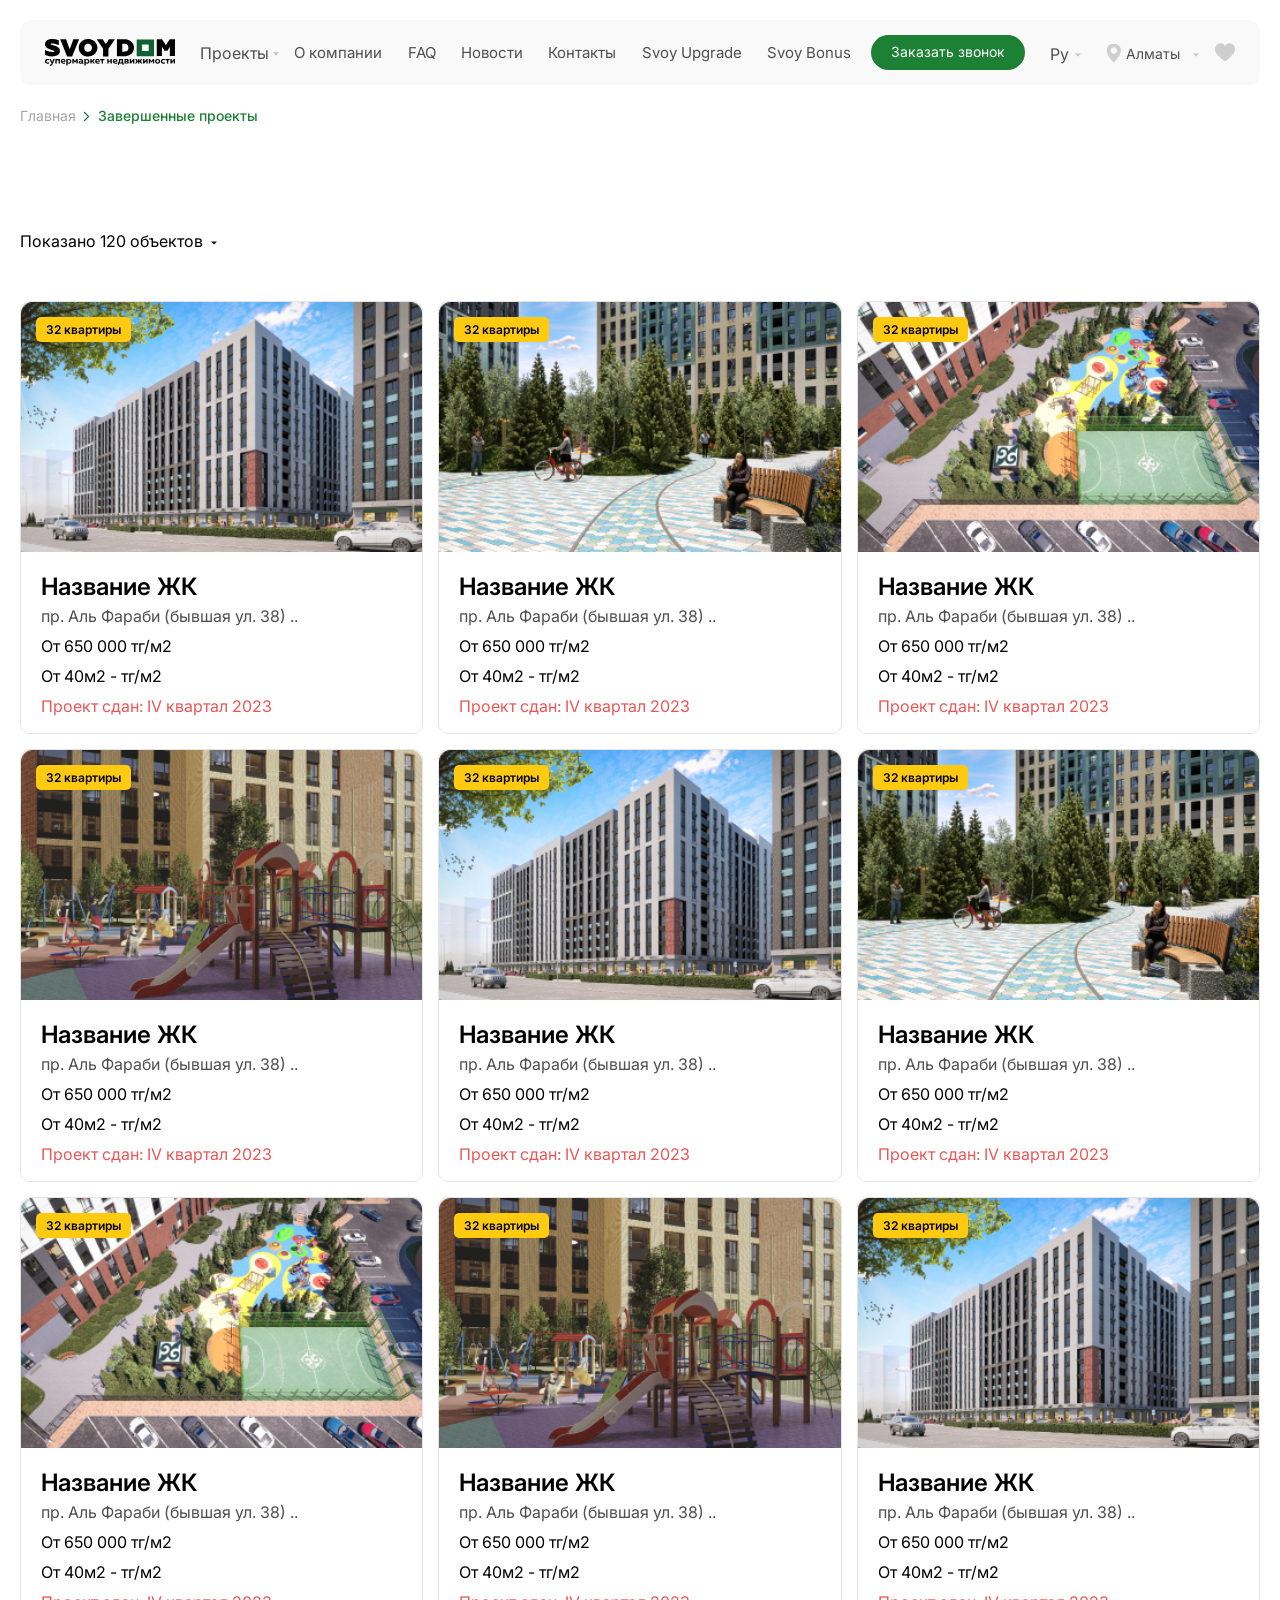
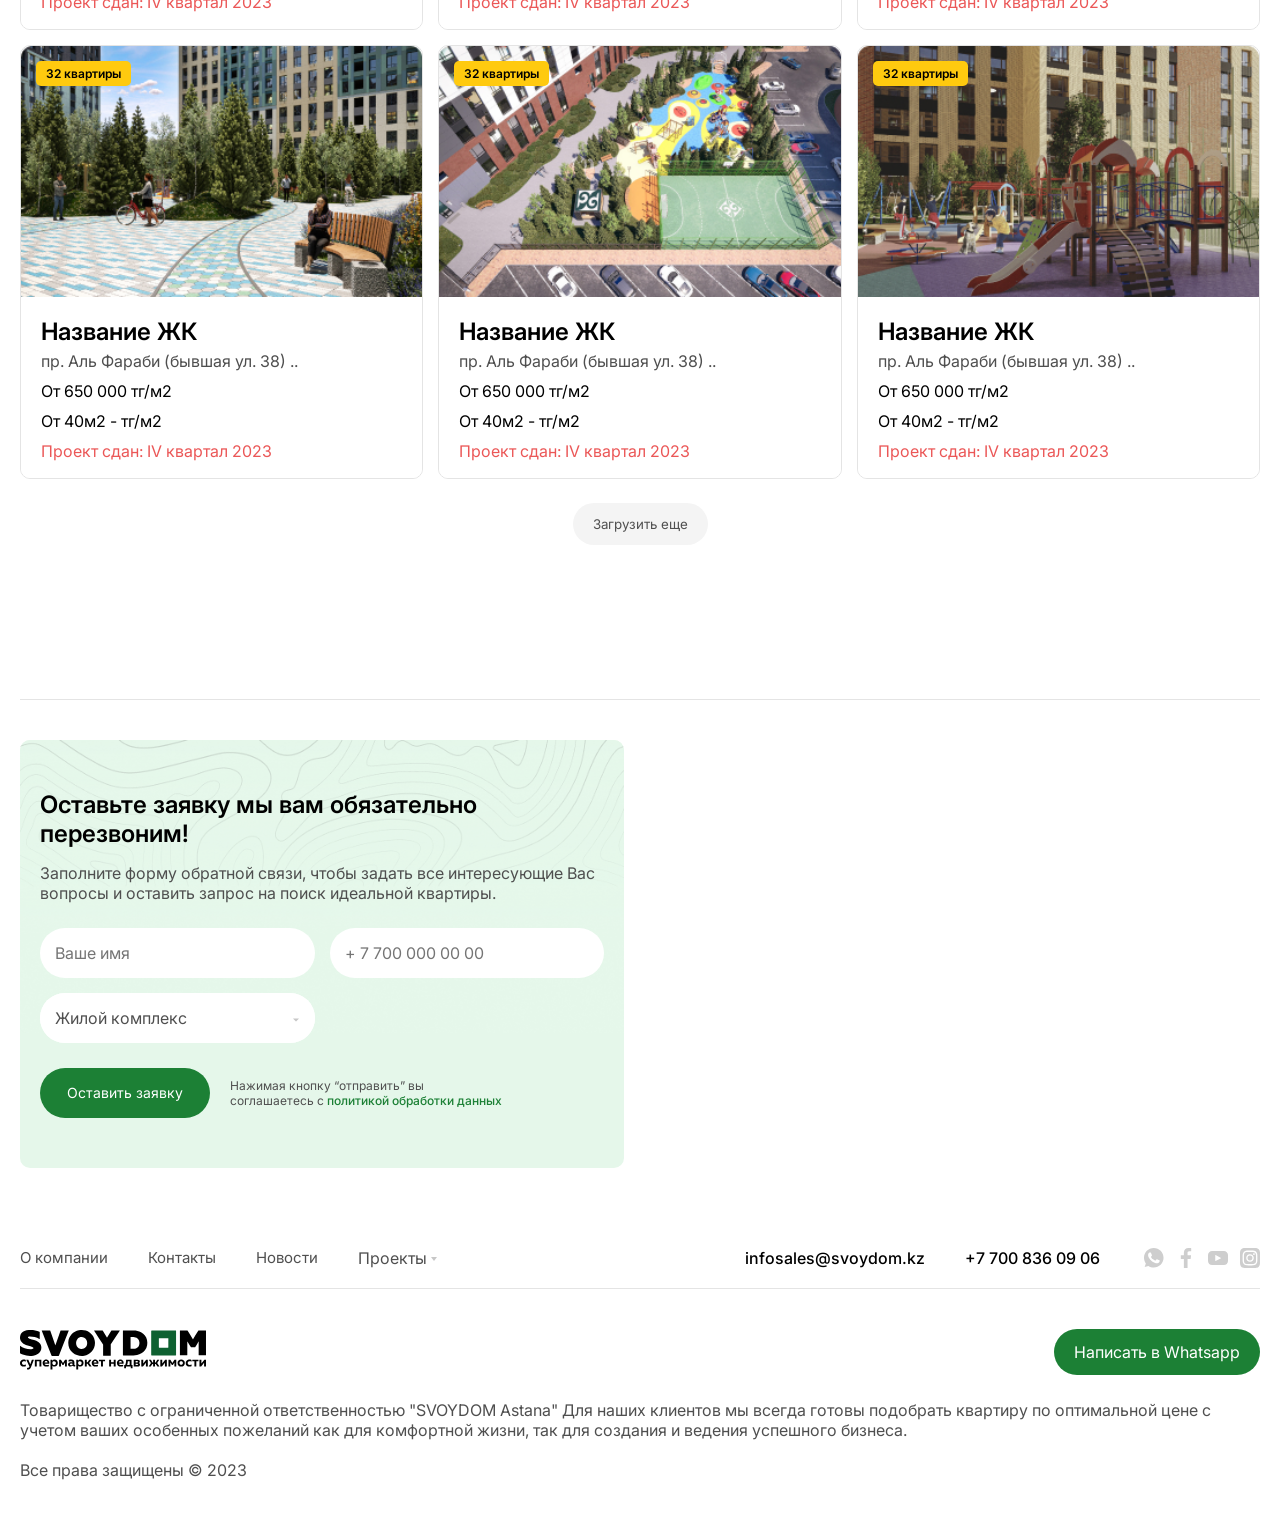
<file: completed-projects.html>
<!DOCTYPE html>
<html lang="ru">
  <head>
    <meta charset="UTF-8" />
    <meta http-equiv="X-UA-Compatible" content="IE=edge" />
    <meta name="viewport" content="width=device-width, initial-scale=1" />
    <meta http-equiv="x-ua-compatible" content="IE=edge" />
    <title>SVOYDOM</title>
    <link
      href="https://fonts.googleapis.com/css2?family=Inter:wght@300;400;500;600;700;800;900&display=swap"
      rel="stylesheet"
    />
    <link rel="stylesheet" href="css/slick.css" />
    <link rel="stylesheet" href="css/slick-theme.css" />
    <link rel="stylesheet" href="css/select2.min.css" />
    <link rel="stylesheet" href="css/nouislider.min.css" />
    <link rel="stylesheet" href="css/aos.css" />
    <link rel="stylesheet" href="css/style.css" />
  </head>

  <body>
    <header class="header" id="header">
      <div class="wrapper">
        <div class="header-info">
          <a href="index.html" class="logo"
            ><img src="img/logo.svg" alt=""
          /></a>
          <div class="menu-wrap">
            <ul class="main-menu">
              <li>
                <button type="button">Проекты <span>Меню</span></button>
                <ul class="sub-menu">
                  <li><a href="current-projects.html">Текущие проекты</a></li>
                  <li><a href="completed-projects.html">Завершенные</a></li>
                </ul>
              </li>
              <li><a href="about.html">О компании</a></li>
              <li><a href="faq.html">FAQ</a></li>
              <li><a href="news.html">Новости</a></li>
              <li><a href="contacts.html">Контакты</a></li>
              <li><a href="upgrade.html">Svoy Upgrade</a></li>
              <li><a href="upgrade.html">Svoy Bonus</a></li>
            </ul>
            <div class="btn-wrap">
              <a href="#" class="green-btn">Заказать звонок</a>
              <div class="select-wrap lang">
                <select>
                  <option value="1">Ру</option>
                  <option value="2">Кз</option>
                </select>
              </div>
            </div>
          </div>
          <div class="header-buttons">
            <div class="select-wrap icon-select">
              <select>
                <option value="1">Алматы</option>
                <option value="2">Астана</option>
                <option value="3">Атырау</option>
              </select>
            </div>
            <button class="drop-menu">
              <img src="img/drop-icon.svg" alt="" />
            </button>
            <a href="favorites.html" class="favorite-icon">
              <svg
                width="20"
                height="21"
                viewBox="0 0 20 21"
                fill="none"
                xmlns="http://www.w3.org/2000/svg"
              >
                <path
                  d="M18.4134 3.0747C17.3781 1.95181 15.9575 1.33337 14.413 1.33337C13.2585 1.33337 12.2013 1.69837 11.2704 2.41814C10.8008 2.78142 10.3752 3.22595 10 3.7447C9.62492 3.22607 9.19922 2.78142 8.72941 2.41814C7.79875 1.69837 6.74148 1.33337 5.58699 1.33337C4.0425 1.33337 2.62176 1.95181 1.58645 3.0747C0.563516 4.18447 0 5.7006 0 7.34396C0 9.03537 0.630351 10.5837 1.98363 12.2167C3.19426 13.6774 4.93422 15.1603 6.94914 16.8774C7.63719 17.4638 8.41707 18.1284 9.22684 18.8364C9.4408 19.0238 9.71557 19.1271 10 19.127C10.2846 19.127 10.5592 19.0238 10.7729 18.8367C11.5826 18.1286 12.363 17.4636 13.0513 16.8769C15.0659 15.1601 16.8059 13.6774 18.0165 12.2165C19.3698 10.5838 20 9.0354 20 7.3438C20 5.7006 19.4365 4.18447 18.4134 3.0747Z"
                />
              </svg>
            </a>
          </div>
        </div>
      </div>
    </header>

    <div class="breadcrumbs-wrap">
      <div class="wrapper">
        <ul class="breadcrumbs-menu">
          <li><a href="index.html">Главная</a></li>
          <li><span>Завершенные проекты</span></li>
        </ul>
      </div>
    </div>

    <div class="current-projects center">
      <div class="wrapper">
        <h2
          class="main-title"
          data-aos="fade-right"
          data-aos-offset="-100"
          data-aos-delay="500"
          data-aos-duration="800"
          data-aos-easing="ease-in-out"
        >
          Завершенные проекты
        </h2>
        <div class="select-wrap style2">
          <select>
            <option value="1">Показано 120 объектов</option>
            <option value="2">24</option>
            <option value="3">64</option>
            <option value="4">Алматы</option>
            <option value="5">Алматы</option>
          </select>
        </div>
        <div class="projects-items">
          <a href="current-projects-in.html" class="projects-item">
            <span class="count">32 квартиры</span>
            <div class="img-wrap">
              <img src="img/project-img1.jpg" alt="" />
            </div>
            <div class="text-wrap">
              <b>Название ЖК</b>
              <span class="grey-text">пр. Аль Фараби (бывшая ул. 38) ..</span>
              <span class="text">От 650 000 тг/м2</span>
              <span class="text">От 40м2 - тг/м2</span>
              <span class="red-text">Проект сдан: IV квартал 2023</span>
              <img src="img/small-logo.png" alt="" />
            </div>
          </a>
          <a href="current-projects-in.html" class="projects-item">
            <span class="count">32 квартиры</span>
            <div class="img-wrap">
              <img src="img/project-img2.jpg" alt="" />
            </div>
            <div class="text-wrap">
              <b>Название ЖК</b>
              <span class="grey-text">пр. Аль Фараби (бывшая ул. 38) ..</span>
              <span class="text">От 650 000 тг/м2</span>
              <span class="text">От 40м2 - тг/м2</span>
              <span class="red-text">Проект сдан: IV квартал 2023</span>
              <img src="img/small-logo.png" alt="" />
            </div>
          </a>
          <a href="current-projects-in.html" class="projects-item">
            <span class="count">32 квартиры</span>
            <div class="img-wrap">
              <img src="img/project-img3.jpg" alt="" />
            </div>
            <div class="text-wrap">
              <b>Название ЖК</b>
              <span class="grey-text">пр. Аль Фараби (бывшая ул. 38) ..</span>
              <span class="text">От 650 000 тг/м2</span>
              <span class="text">От 40м2 - тг/м2</span>
              <span class="red-text">Проект сдан: IV квартал 2023</span>
              <img src="img/small-logo.png" alt="" />
            </div>
          </a>
          <a href="current-projects-in.html" class="projects-item mobile-hide">
            <span class="count">32 квартиры</span>
            <div class="img-wrap">
              <img src="img/project-img4.jpg" alt="" />
            </div>
            <div class="text-wrap">
              <b>Название ЖК</b>
              <span class="grey-text">пр. Аль Фараби (бывшая ул. 38) ..</span>
              <span class="text">От 650 000 тг/м2</span>
              <span class="text">От 40м2 - тг/м2</span>
              <span class="red-text">Проект сдан: IV квартал 2023</span>
              <img src="img/small-logo.png" alt="" />
            </div>
          </a>
          <a href="current-projects-in.html" class="projects-item mobile-hide">
            <span class="count">32 квартиры</span>
            <div class="img-wrap">
              <img src="img/project-img1.jpg" alt="" />
            </div>
            <div class="text-wrap">
              <b>Название ЖК</b>
              <span class="grey-text">пр. Аль Фараби (бывшая ул. 38) ..</span>
              <span class="text">От 650 000 тг/м2</span>
              <span class="text">От 40м2 - тг/м2</span>
              <span class="red-text">Проект сдан: IV квартал 2023</span>
              <img src="img/small-logo.png" alt="" />
            </div>
          </a>
          <a href="current-projects-in.html" class="projects-item mobile-hide">
            <span class="count">32 квартиры</span>
            <div class="img-wrap">
              <img src="img/project-img2.jpg" alt="" />
            </div>
            <div class="text-wrap">
              <b>Название ЖК</b>
              <span class="grey-text">пр. Аль Фараби (бывшая ул. 38) ..</span>
              <span class="text">От 650 000 тг/м2</span>
              <span class="text">От 40м2 - тг/м2</span>
              <span class="red-text">Проект сдан: IV квартал 2023</span>
              <img src="img/small-logo.png" alt="" />
            </div>
          </a>
          <a href="current-projects-in.html" class="projects-item mobile-hide">
            <span class="count">32 квартиры</span>
            <div class="img-wrap">
              <img src="img/project-img3.jpg" alt="" />
            </div>
            <div class="text-wrap">
              <b>Название ЖК</b>
              <span class="grey-text">пр. Аль Фараби (бывшая ул. 38) ..</span>
              <span class="text">От 650 000 тг/м2</span>
              <span class="text">От 40м2 - тг/м2</span>
              <span class="red-text">Проект сдан: IV квартал 2023</span>
              <img src="img/small-logo.png" alt="" />
            </div>
          </a>
          <a href="current-projects-in.html" class="projects-item mobile-hide">
            <span class="count">32 квартиры</span>
            <div class="img-wrap">
              <img src="img/project-img4.jpg" alt="" />
            </div>
            <div class="text-wrap">
              <b>Название ЖК</b>
              <span class="grey-text">пр. Аль Фараби (бывшая ул. 38) ..</span>
              <span class="text">От 650 000 тг/м2</span>
              <span class="text">От 40м2 - тг/м2</span>
              <span class="red-text">Проект сдан: IV квартал 2023</span>
              <img src="img/small-logo.png" alt="" />
            </div>
          </a>
          <a href="current-projects-in.html" class="projects-item mobile-hide">
            <span class="count">32 квартиры</span>
            <div class="img-wrap">
              <img src="img/project-img1.jpg" alt="" />
            </div>
            <div class="text-wrap">
              <b>Название ЖК</b>
              <span class="grey-text">пр. Аль Фараби (бывшая ул. 38) ..</span>
              <span class="text">От 650 000 тг/м2</span>
              <span class="text">От 40м2 - тг/м2</span>
              <span class="red-text">Проект сдан: IV квартал 2023</span>
              <img src="img/small-logo.png" alt="" />
            </div>
          </a>
          <a href="current-projects-in.html" class="projects-item mobile-hide">
            <span class="count">32 квартиры</span>
            <div class="img-wrap">
              <img src="img/project-img2.jpg" alt="" />
            </div>
            <div class="text-wrap">
              <b>Название ЖК</b>
              <span class="grey-text">пр. Аль Фараби (бывшая ул. 38) ..</span>
              <span class="text">От 650 000 тг/м2</span>
              <span class="text">От 40м2 - тг/м2</span>
              <span class="red-text">Проект сдан: IV квартал 2023</span>
              <img src="img/small-logo.png" alt="" />
            </div>
          </a>
          <a href="current-projects-in.html" class="projects-item mobile-hide">
            <span class="count">32 квартиры</span>
            <div class="img-wrap">
              <img src="img/project-img3.jpg" alt="" />
            </div>
            <div class="text-wrap">
              <b>Название ЖК</b>
              <span class="grey-text">пр. Аль Фараби (бывшая ул. 38) ..</span>
              <span class="text">От 650 000 тг/м2</span>
              <span class="text">От 40м2 - тг/м2</span>
              <span class="red-text">Проект сдан: IV квартал 2023</span>
              <img src="img/small-logo.png" alt="" />
            </div>
          </a>
          <a href="current-projects-in.html" class="projects-item mobile-hide">
            <span class="count">32 квартиры</span>
            <div class="img-wrap">
              <img src="img/project-img4.jpg" alt="" />
            </div>
            <div class="text-wrap">
              <b>Название ЖК</b>
              <span class="grey-text">пр. Аль Фараби (бывшая ул. 38) ..</span>
              <span class="text">От 650 000 тг/м2</span>
              <span class="text">От 40м2 - тг/м2</span>
              <span class="red-text">Проект сдан: IV квартал 2023</span>
              <img src="img/small-logo.png" alt="" />
            </div>
          </a>
        </div>
        <button class="grey-btn">Загрузить еще</button>
      </div>
    </div>

    <div class="contact-us">
      <div class="wrapper">
        <div class="title-wrap">
          <h2
            class="main-title"
            data-aos="fade-right"
            data-aos-offset="-100"
            data-aos-delay="100"
            data-aos-duration="800"
            data-aos-easing="ease-in-out"
          >
            Свяжитесь с нами
          </h2>
        </div>
        <div class="contact-info-wrap">
          <div class="contact-form-wrap">
            <img src="img/contact-bg.png" alt="" class="bg" />
            <h3>Оставьте заявку мы вам обязательно перезвоним!</h3>
            <p>
              Заполните форму обратной связи, чтобы задать все интересующие Вас
              вопросы и оставить запрос на поиск идеальной квартиры.
            </p>
            <form class="contact-form">
              <div class="inputs">
                <input type="text" placeholder="Ваше имя" />
                <input
                  type="tel"
                  class="phone-number-input"
                  placeholder="+ 7 700 000 00 00"
                />
                <div class="select-wrap">
                  <select>
                    <option value="1">Жилой комплекс</option>
                    <option value="2">Первый</option>
                    <option value="3">Второй</option>
                  </select>
                </div>
              </div>
              <div class="btn-wrap">
                <button class="green-btn" type="button">Оставить заявку</button>
                <p>
                  Нажимая кнопку “отправить” вы соглашаетесь с
                  <a href="#"> политикой обработки данных</a>
                </p>
              </div>
            </form>
          </div>
          <div id="map2"></div>
        </div>
      </div>
    </div>

    <footer class="footer">
      <div class="wrapper">
        <div class="footer-top">
          <div class="footer-menu-wrap">
            <a href="index.html" class="footer-logo hide">
              <img src="img/logo.svg" alt="" />
            </a>
            <ul class="main-menu">
              <li><a href="about.html">О компании</a></li>
              <li><a href="contacts.html">Контакты</a></li>
              <li><a href="news.html">Новости</a></li>
              <li>
                <button type="button">Проекты</button>
                <ul class="sub-menu">
                  <li><a href="current-projects.html">Текущие проекты</a></li>
                  <li><a href="completed-projects.html">Завершенные</a></li>
                </ul>
              </li>
            </ul>
            <ul class="social-menu">
              <li>
                <a href="#"></a>
              </li>
              <li>
                <a href="#"></a>
              </li>
              <li>
                <a href="#"></a>
              </li>
              <li>
                <a href="#"></a>
              </li>
            </ul>
          </div>
          <div class="links">
            <a href="mailto:infosales@svoydom.kz">infosales@svoydom.kz</a>
            <a href="tel:+77008360906">+7 700 836 09 06</a>
          </div>
        </div>
        <div class="footer-bottom">
          <div class="top">
            <a href="index.html" class="footer-logo">
              <img src="img/logo.svg" alt="" />
            </a>
            <a href="#" class="green-btn">Написать в Whatsapp</a>
          </div>
          <p>
            Товарищество с ограниченной ответственностью "SVOYDOM Astana" Для
            наших клиентов мы всегда готовы подобрать квартиру по оптимальной
            цене с учетом ваших особенных пожеланий как для комфортной жизни,
            так для создания и ведения успешного бизнеса.
          </p>
          <p>Все права защищены &copy; 2023</p>
        </div>
      </div>
    </footer>

    <a href="#header" class="top-scroll">
      <span class="icon">
        <svg
          width="16"
          height="9"
          viewBox="0 0 16 9"
          fill="none"
          xmlns="http://www.w3.org/2000/svg"
        >
          <path
            d="M7.99997 6.99385e-07C8.09548 -0.000101352 8.19008 0.0192601 8.27832 0.0569722C8.36656 0.0946834 8.4467 0.150001 8.51415 0.219749L15.7869 7.71971C16.071 8.01277 16.071 8.48733 15.7869 8.7802C15.5027 9.07308 15.0425 9.07327 14.7585 8.7802L7.99997 1.81049L1.24143 8.78021C0.957251 9.07327 0.497068 9.07327 0.213069 8.78021C-0.0709305 8.48714 -0.0711137 8.01259 0.213069 7.71971L7.48578 0.219749C7.55323 0.150001 7.63338 0.0946834 7.72162 0.0569723C7.80986 0.0192602 7.90445 -0.000101335 7.99997 6.99385e-07Z"
          />
        </svg>
      </span>
      <span class="text">Наверх</span>
    </a>

    <script src="js/jquery-3.4.1.min.js"></script>
    <script src="js/slick.min.js"></script>
    <script src="js/gsap.min.js"></script>
    <script src="js/ScrollTrigger.min.js"></script>
    <script src="js/jquery.inputmask.bundle.min.js"></script>
    <script src="js/jquery.validate.js"></script>
    <script src="js/select2.min.js"></script>
    <script src="js/nouislider.min.js"></script>
    <script src="js/aos.js"></script>
    <script src="js/jquery.magnific-popup.min.js"></script>
    <script src="js/jquery.smooth-scroll.min.js"></script>
    <script src="js/script.js"></script>

    <script src="https://api-maps.yandex.ru/2.1/?lang=ru_RU"></script>

    <script>
      let center2 = [55.707076, 37.385825];
      let center3 = [55.847076, 37.485825];
      let center4 = [55.687076, 36.885825];

      function init() {
        let map = new ymaps.Map("map2", {
          center: center2,
          zoom: 9,
          controls: [],
        });

        let placemark2 = new ymaps.Placemark(
          center2,
          {
            balloonContent: `
            
    <div class="balloon-wrap">
      <div class="img-wrap">
        <img src="img/balloon-img.jpg" alt="" />
      </div>
      <div class="bottom-wrap">
      <span class="address"
        >Адрес г. Алматы ул. Макатаева 129в, Алматы 050000</span
      >
    </div>
    </div>
            
            `,
          },
          {
            iconLayout: "default#image",
            iconImageHref: "img/map-marker.svg",
            iconImageOffset: [0, 0],
            iconImageSize: [100, 34],
            hideIconOnBalloonOpen: false,
          }
        );

        map.geoObjects.add(placemark2);
        map.behaviors.disable("scrollZoom");
      }
      ymaps.ready(init);
    </script>
  </body>
</html>
</file>
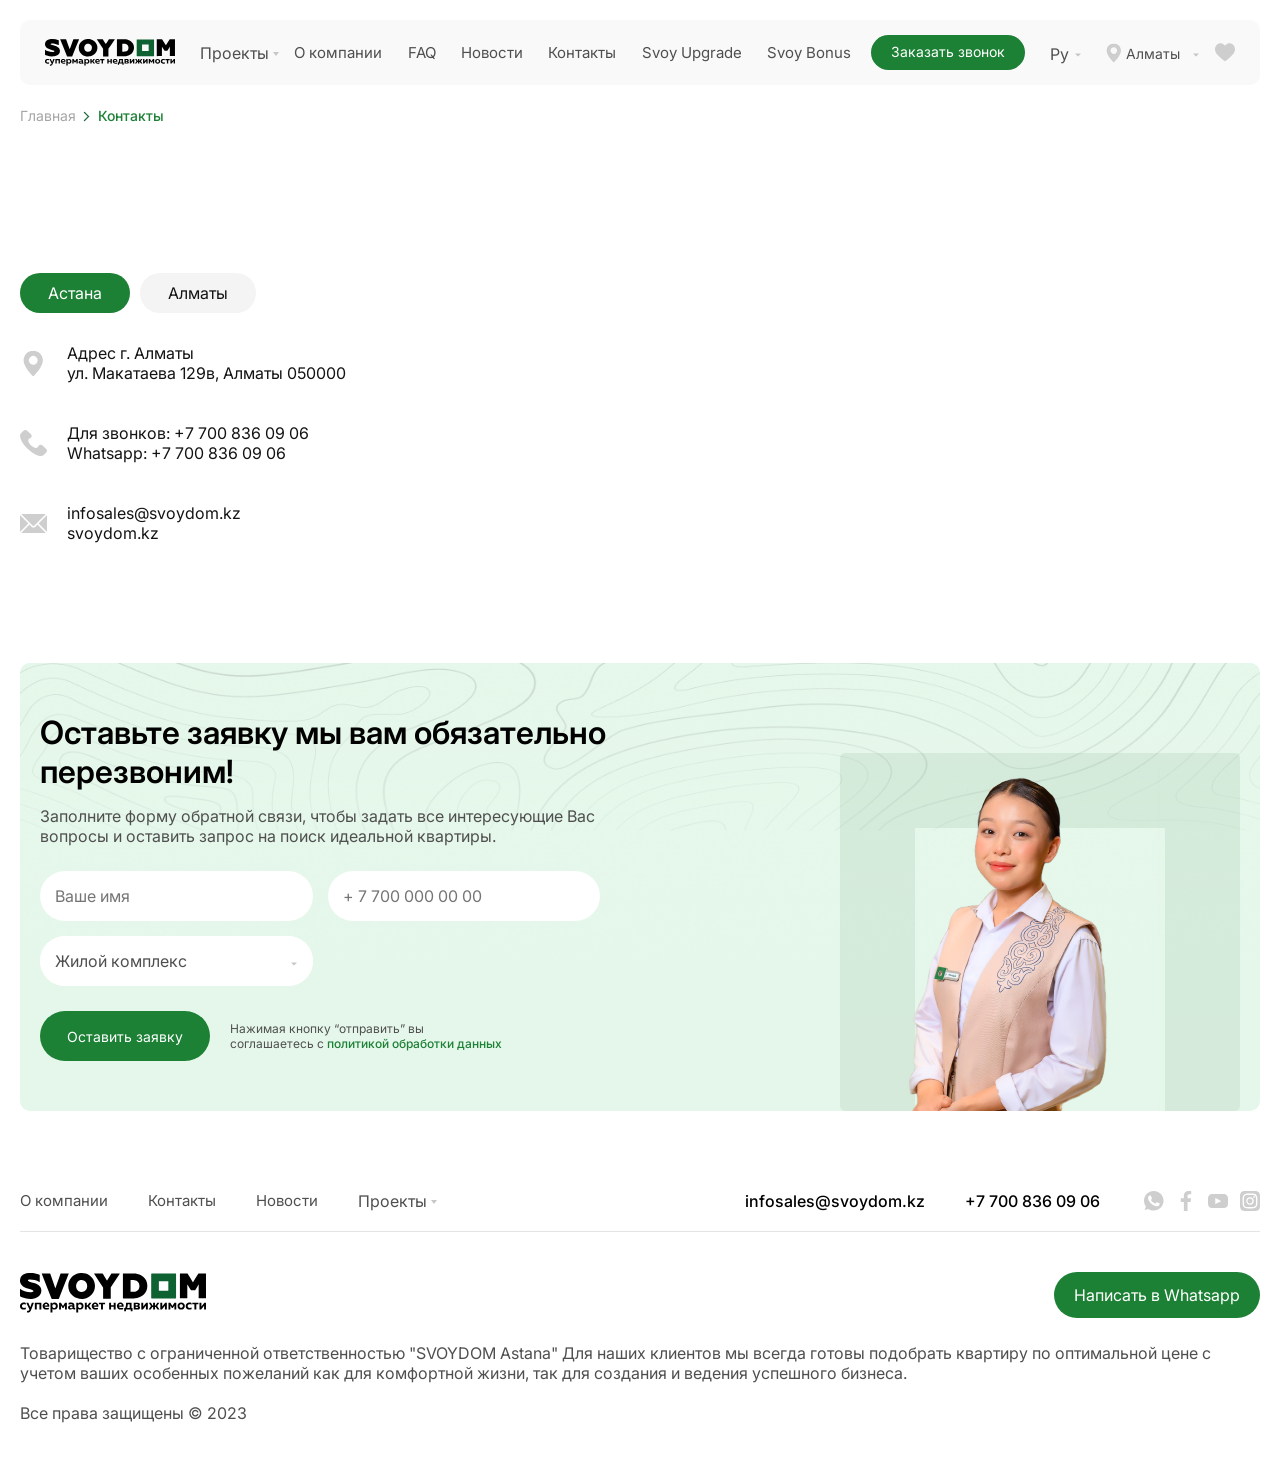
<file: contacts.html>
<!DOCTYPE html>
<html lang="ru">
  <head>
    <meta charset="UTF-8" />
    <meta http-equiv="X-UA-Compatible" content="IE=edge" />
    <meta name="viewport" content="width=device-width, initial-scale=1" />
    <meta http-equiv="x-ua-compatible" content="IE=edge" />
    <title>SVOYDOM</title>
    <link
      href="https://fonts.googleapis.com/css2?family=Inter:wght@300;400;500;600;700;800;900&display=swap"
      rel="stylesheet"
    />
    <link rel="stylesheet" href="css/slick.css" />
    <link rel="stylesheet" href="css/slick-theme.css" />
    <link rel="stylesheet" href="css/select2.min.css" />
    <link rel="stylesheet" href="css/nouislider.min.css" />
    <link rel="stylesheet" href="css/aos.css" />
    <link rel="stylesheet" href="css/style.css" />
  </head>

  <body>
    <header class="header" id="header">
      <div class="wrapper">
        <div class="header-info">
          <a href="index.html" class="logo"
            ><img src="img/logo.svg" alt=""
          /></a>
          <div class="menu-wrap">
            <ul class="main-menu">
              <li>
                <button type="button">Проекты <span>Меню</span></button>
                <ul class="sub-menu">
                  <li><a href="current-projects.html">Текущие проекты</a></li>
                  <li><a href="completed-projects.html">Завершенные</a></li>
                </ul>
              </li>
              <li><a href="about.html">О компании</a></li>
              <li><a href="faq.html">FAQ</a></li>
              <li><a href="news.html">Новости</a></li>
              <li><a href="contacts.html">Контакты</a></li>
              <li><a href="upgrade.html">Svoy Upgrade</a></li>
              <li><a href="upgrade.html">Svoy Bonus</a></li>
            </ul>
            <div class="btn-wrap">
              <a href="#" class="green-btn">Заказать звонок</a>
              <div class="select-wrap lang">
                <select>
                  <option value="1">Ру</option>
                  <option value="2">Кз</option>
                </select>
              </div>
            </div>
          </div>
          <div class="header-buttons">
            <div class="select-wrap icon-select">
              <select>
                <option value="1">Алматы</option>
                <option value="2">Астана</option>
                <option value="3">Атырау</option>
              </select>
            </div>
            <button class="drop-menu">
              <img src="img/drop-icon.svg" alt="" />
            </button>
            <a href="favorites.html" class="favorite-icon">
              <svg
                width="20"
                height="21"
                viewBox="0 0 20 21"
                fill="none"
                xmlns="http://www.w3.org/2000/svg"
              >
                <path
                  d="M18.4134 3.0747C17.3781 1.95181 15.9575 1.33337 14.413 1.33337C13.2585 1.33337 12.2013 1.69837 11.2704 2.41814C10.8008 2.78142 10.3752 3.22595 10 3.7447C9.62492 3.22607 9.19922 2.78142 8.72941 2.41814C7.79875 1.69837 6.74148 1.33337 5.58699 1.33337C4.0425 1.33337 2.62176 1.95181 1.58645 3.0747C0.563516 4.18447 0 5.7006 0 7.34396C0 9.03537 0.630351 10.5837 1.98363 12.2167C3.19426 13.6774 4.93422 15.1603 6.94914 16.8774C7.63719 17.4638 8.41707 18.1284 9.22684 18.8364C9.4408 19.0238 9.71557 19.1271 10 19.127C10.2846 19.127 10.5592 19.0238 10.7729 18.8367C11.5826 18.1286 12.363 17.4636 13.0513 16.8769C15.0659 15.1601 16.8059 13.6774 18.0165 12.2165C19.3698 10.5838 20 9.0354 20 7.3438C20 5.7006 19.4365 4.18447 18.4134 3.0747Z"
                />
              </svg>
            </a>
          </div>
        </div>
      </div>
    </header>

    <div class="breadcrumbs-wrap">
      <div class="wrapper">
        <ul class="breadcrumbs-menu">
          <li><a href="index.html">Главная</a></li>
          <li><span>Контакты</span></li>
        </ul>
      </div>
    </div>

    <div class="contact-wrap">
      <div class="wrapper">
        <div class="info">
          <h2
            class="main-title"
            data-aos="fade-right"
            data-aos-offset="-100"
            data-aos-delay="500"
            data-aos-duration="800"
            data-aos-easing="ease-in-out"
          >
            Наши контакты
          </h2>
          <ul class="tab-menu">
            <li class="active"><button type="button">Астана</button></li>
            <li><button type="button">Алматы</button></li>
          </ul>
          <div class="tab-content">
            <div class="tab-content-item active">
              <div class="contact-info-wrap">
                <div class="contact-info">
                  <div class="img-wrap">
                    <img src="img/location.svg" alt="" />
                  </div>
                  <div class="texts">
                    <p>
                      Адрес г. Алматы <br />
                      ул. Макатаева 129в, Алматы 050000
                    </p>
                  </div>
                </div>
                <div class="contact-info">
                  <div class="img-wrap">
                    <img src="img/phone.svg" alt="" />
                  </div>
                  <div class="texts">
                    <p>
                      Для звонков:
                      <a href="tel:+77008360906">+7 700 836 09 06</a>
                    </p>
                    <p>
                      Whatsapp: <a href="tel:+77008360906">+7 700 836 09 06</a>
                    </p>
                  </div>
                </div>
                <div class="contact-info">
                  <div class="img-wrap">
                    <img src="img/mail.svg" alt="" />
                  </div>
                  <div class="texts">
                    <a href="mailto:infosales@svoydom.kz"
                      >infosales@svoydom.kz</a
                    >
                    <a href="mailto:svoydom.kz">svoydom.kz</a>
                  </div>
                </div>
              </div>
              <div id="map"></div>
            </div>
            <div class="tab-content-item">
              <div class="contact-info-wrap">
                <div class="contact-info">
                  <div class="img-wrap">
                    <img src="img/location.svg" alt="" />
                  </div>
                  <div class="texts">
                    <p>
                      Адрес г. Алматы 2 <br />
                      ул. Макатаева 129в, Алматы 050000
                    </p>
                  </div>
                </div>
                <div class="contact-info">
                  <div class="img-wrap">
                    <img src="img/phone.svg" alt="" />
                  </div>
                  <div class="texts">
                    <p>
                      Для звонков:
                      <a href="tel:+77008360906">+7 700 836 09 06</a>
                    </p>
                    <p>
                      Whatsapp: <a href="tel:+77008360906">+7 700 836 09 06</a>
                    </p>
                  </div>
                </div>
                <div class="contact-info">
                  <div class="img-wrap">
                    <img src="img/mail.svg" alt="" />
                  </div>
                  <div class="texts">
                    <a href="mailto:infosales@svoydom.kz"
                      >infosales@svoydom.kz</a
                    >
                    <a href="mailto:svoydom.kz">svoydom.kz</a>
                  </div>
                </div>
              </div>
              <div id="map2"></div>
            </div>
          </div>
        </div>
      </div>
    </div>

    <div class="contact-us full">
      <div class="wrapper">
        <div class="contact-info-wrap">
          <div class="contact-form-wrap">
            <img src="img/contact-bg2.png" alt="" class="bg" />
            <h3>Оставьте заявку мы вам обязательно перезвоним!</h3>
            <p>
              Заполните форму обратной связи, чтобы задать все интересующие Вас
              вопросы и оставить запрос на поиск идеальной квартиры.
            </p>
            <form class="contact-form">
              <div class="inputs">
                <input type="text" placeholder="Ваше имя" />
                <input
                  type="tel"
                  class="phone-number-input"
                  placeholder="+ 7 700 000 00 00"
                />
                <div class="select-wrap">
                  <select>
                    <option value="1">Жилой комплекс</option>
                    <option value="2">Первый</option>
                    <option value="3">Второй</option>
                  </select>
                </div>
              </div>
              <div class="btn-wrap">
                <button class="green-btn" type="button">Оставить заявку</button>
                <p>
                  Нажимая кнопку “отправить” вы соглашаетесь с
                  <a href="#"> политикой обработки данных</a>
                </p>
              </div>
            </form>
            <div class="img-wrap">
              <img src="img/contact-image.png" alt="" />
            </div>
          </div>
        </div>
      </div>
    </div>

    <footer class="footer">
      <div class="wrapper">
        <div class="footer-top">
          <div class="footer-menu-wrap">
            <a href="index.html" class="footer-logo hide">
              <img src="img/logo.svg" alt="" />
            </a>
            <ul class="main-menu">
              <li><a href="about.html">О компании</a></li>
              <li><a href="contacts.html">Контакты</a></li>
              <li><a href="news.html">Новости</a></li>
              <li>
                <button type="button">Проекты</button>
                <ul class="sub-menu">
                  <li><a href="current-projects.html">Текущие проекты</a></li>
                  <li><a href="completed-projects.html">Завершенные</a></li>
                </ul>
              </li>
            </ul>
            <ul class="social-menu">
              <li>
                <a href="#"></a>
              </li>
              <li>
                <a href="#"></a>
              </li>
              <li>
                <a href="#"></a>
              </li>
              <li>
                <a href="#"></a>
              </li>
            </ul>
          </div>
          <div class="links">
            <a href="mailto:infosales@svoydom.kz">infosales@svoydom.kz</a>
            <a href="tel:+77008360906">+7 700 836 09 06</a>
          </div>
        </div>
        <div class="footer-bottom">
          <div class="top">
            <a href="index.html" class="footer-logo">
              <img src="img/logo.svg" alt="" />
            </a>
            <a href="#" class="green-btn">Написать в Whatsapp</a>
          </div>
          <p>
            Товарищество с ограниченной ответственностью "SVOYDOM Astana" Для
            наших клиентов мы всегда готовы подобрать квартиру по оптимальной
            цене с учетом ваших особенных пожеланий как для комфортной жизни,
            так для создания и ведения успешного бизнеса.
          </p>
          <p>Все права защищены &copy; 2023</p>
        </div>
      </div>
    </footer>

    <a href="#header" class="top-scroll">
      <span class="icon">
        <svg
          width="16"
          height="9"
          viewBox="0 0 16 9"
          fill="none"
          xmlns="http://www.w3.org/2000/svg"
        >
          <path
            d="M7.99997 6.99385e-07C8.09548 -0.000101352 8.19008 0.0192601 8.27832 0.0569722C8.36656 0.0946834 8.4467 0.150001 8.51415 0.219749L15.7869 7.71971C16.071 8.01277 16.071 8.48733 15.7869 8.7802C15.5027 9.07308 15.0425 9.07327 14.7585 8.7802L7.99997 1.81049L1.24143 8.78021C0.957251 9.07327 0.497068 9.07327 0.213069 8.78021C-0.0709305 8.48714 -0.0711137 8.01259 0.213069 7.71971L7.48578 0.219749C7.55323 0.150001 7.63338 0.0946834 7.72162 0.0569723C7.80986 0.0192602 7.90445 -0.000101335 7.99997 6.99385e-07Z"
          />
        </svg>
      </span>
      <span class="text">Наверх</span>
    </a>

    <script src="js/jquery-3.4.1.min.js"></script>
    <script src="js/slick.min.js"></script>
    <script src="js/gsap.min.js"></script>
    <script src="js/ScrollTrigger.min.js"></script>
    <script src="js/jquery.inputmask.bundle.min.js"></script>
    <script src="js/jquery.validate.js"></script>
    <script src="js/select2.min.js"></script>
    <script src="js/nouislider.min.js"></script>
    <script src="js/aos.js"></script>
    <script src="js/jquery.magnific-popup.min.js"></script>
    <script src="js/jquery.smooth-scroll.min.js"></script>
    <script src="js/script.js"></script>

    <script src="https://api-maps.yandex.ru/2.1/?lang=ru_RU"></script>

    <script>
      let center2 = [55.707076, 37.385825];
      let center3 = [55.847076, 37.485825];
      let center4 = [55.687076, 36.885825];

      function init() {
        let map = new ymaps.Map("map2", {
          center: center2,
          zoom: 9,
          controls: [],
        });

        let placemark2 = new ymaps.Placemark(
          center2,
          {
            balloonContent: `
            
    <div class="balloon-wrap">
      <div class="img-wrap">
        <img src="img/balloon-img.jpg" alt="" />
      </div>
      <div class="bottom-wrap">
      <span class="address"
        >Адрес г. Алматы ул. Макатаева 129в, Алматы 050000</span
      >
    </div>
    </div>
            
            `,
          },
          {
            iconLayout: "default#image",
            iconImageHref: "img/map-marker.svg",
            iconImageOffset: [0, 0],
            iconImageSize: [100, 34],
            hideIconOnBalloonOpen: false,
          }
        );

        map.geoObjects.add(placemark2);
        map.behaviors.disable("scrollZoom");
      }
      ymaps.ready(init);
    </script>

    <script>
      let center5 = [55.707076, 37.385825];
      let center6 = [55.847076, 37.485825];
      let center7 = [55.687076, 36.885825];

      function init() {
        let map = new ymaps.Map("map", {
          center: center5,
          zoom: 9,
          controls: [],
        });

        let placemark2 = new ymaps.Placemark(
          center5,
          {
            balloonContent: `
        
        <div class="balloon-wrap2">
      <div class="img-wrap">
        <img src="img/ballon-img2.png" alt="" />
      </div>
      <div class="text-wrap">
        <b>Название ЖК</b>
        <span>пр. Аль Фараби (бывшая ул. 38) ..</span>
        <img src="img/small-logo.png" alt="" />
      </div>
    </div>
        
        `,
          },
          {
            iconLayout: "default#image",
            iconImageHref: "img/map-marker.svg",
            iconImageOffset: [0, 0],
            iconImageSize: [100, 34],
            hideIconOnBalloonOpen: false,
          }
        );

        let placemark3 = new ymaps.Placemark(
          center6,
          {
            balloonContent: `

        <div class="balloon-wrap2">
      <div class="img-wrap">
        <img src="img/ballon-img2.png" alt="" />
      </div>
      <div class="text-wrap">
        <b>Название ЖК 2</b>
        <span>пр. Аль Фараби (бывшая ул. 38) ..</span>
        <img src="img/small-logo.png" alt="" />
      </div>
    </div>

            `,
          },
          {
            iconLayout: "default#image",
            iconImageHref: "img/map-marker.svg",
            iconImageOffset: [0, 0],
            iconImageSize: [100, 34],
            hideIconOnBalloonOpen: false,
          }
        );

        let placemark4 = new ymaps.Placemark(
          center7,
          {
            balloonContent: `

        <div class="balloon-wrap2">
      <div class="img-wrap">
        <img src="img/ballon-img2.png" alt="" />
      </div>
      <div class="text-wrap">
        <b>Название ЖК 3</b>
        <span>пр. Аль Фараби (бывшая ул. 38) ..</span>
        <img src="img/small-logo.png" alt="" />
      </div>
    </div>

            `,
          },
          {
            iconLayout: "default#image",
            iconImageHref: "img/map-marker.svg",
            iconImageOffset: [0, 0],
            iconImageSize: [100, 34],
            hideIconOnBalloonOpen: false,
          }
        );

        map.geoObjects.add(placemark2);
        map.geoObjects.add(placemark3);
        map.geoObjects.add(placemark4);
        map.behaviors.disable("scrollZoom");

        // placemark.balloon.open();
      }
      ymaps.ready(init);
    </script>
  </body>
</html>
</file>
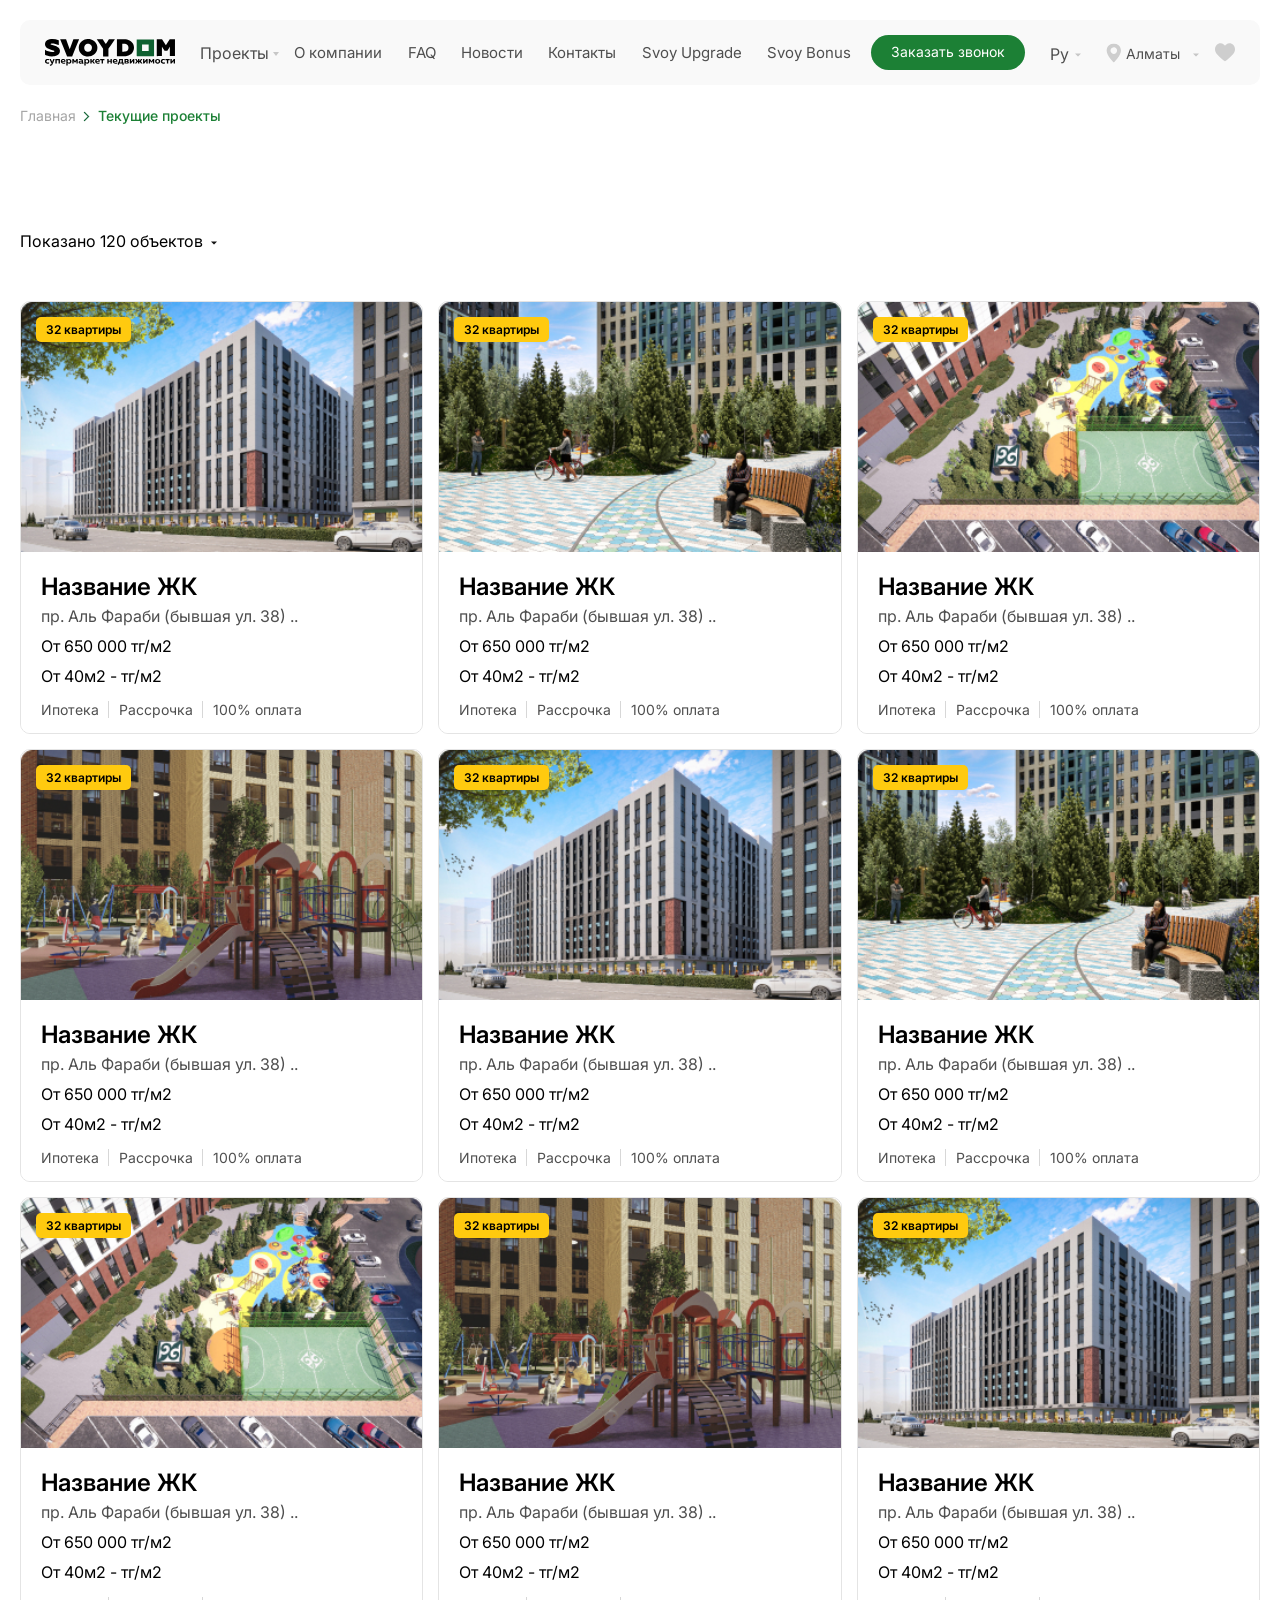
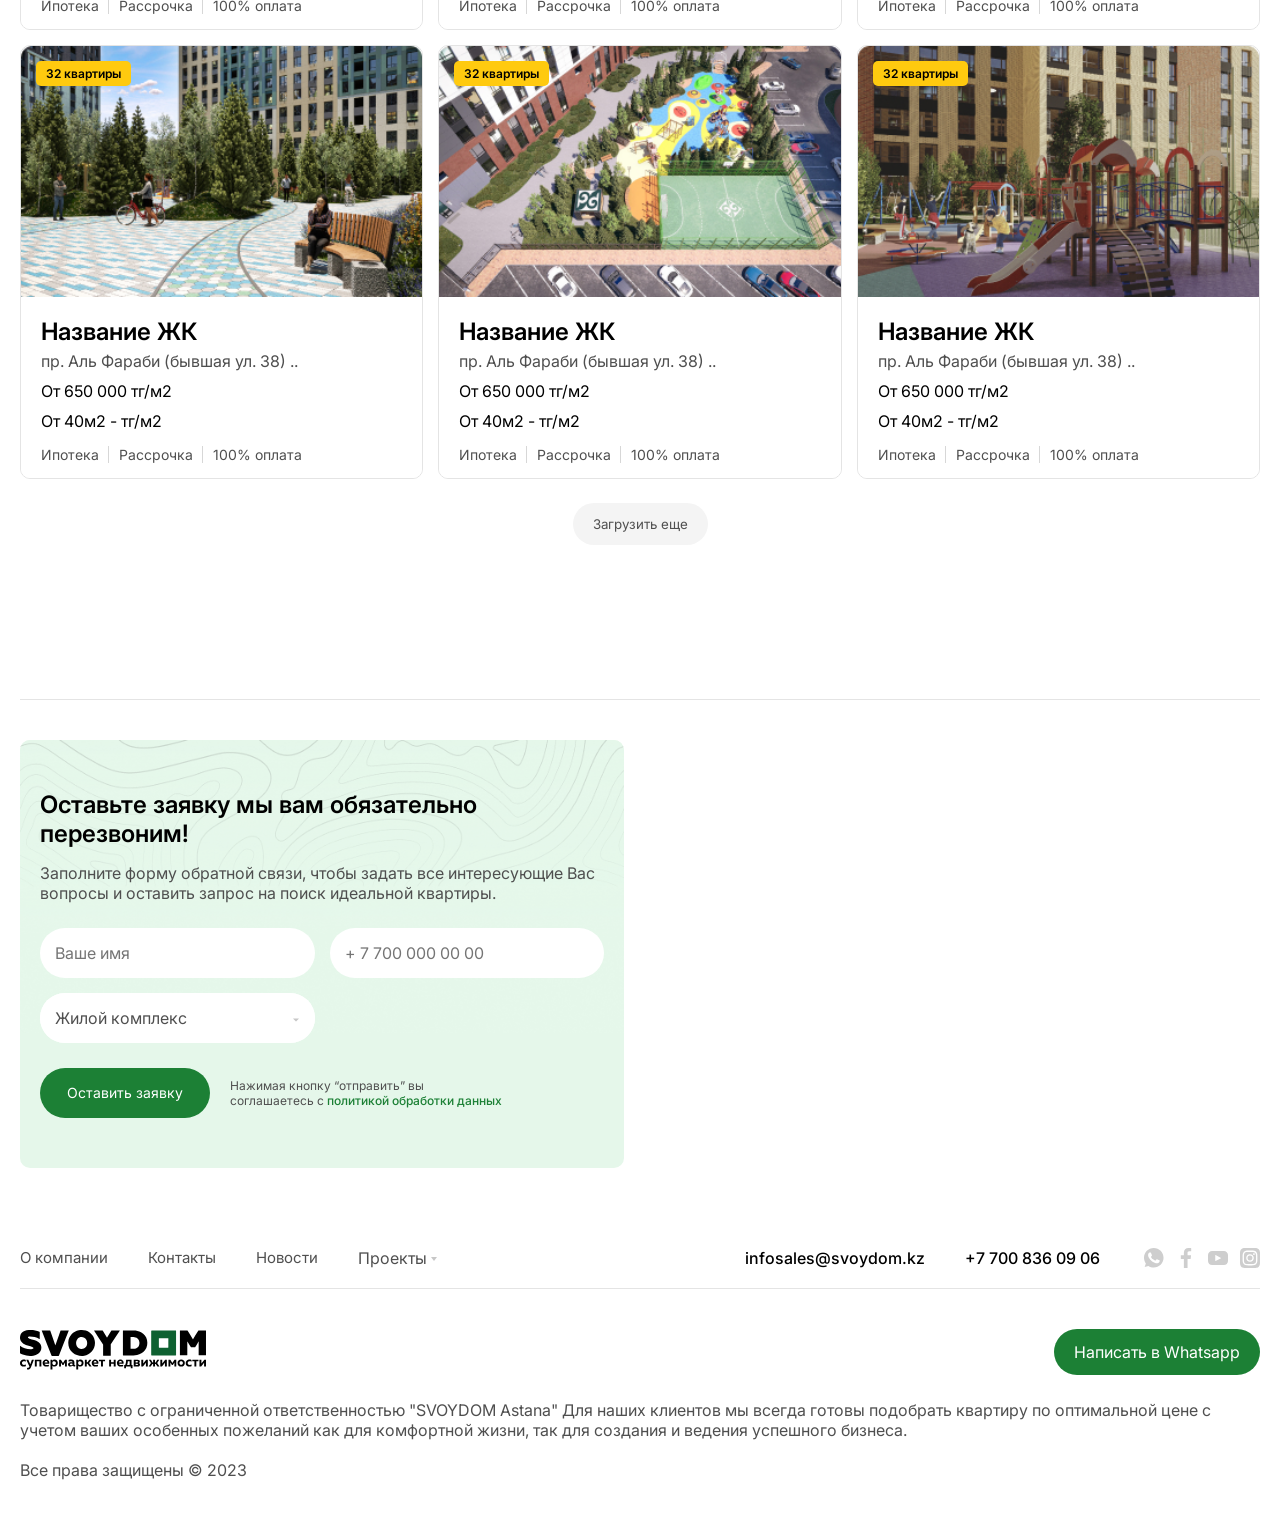
<file: current-projects.html>
<!DOCTYPE html>
<html lang="ru">
  <head>
    <meta charset="UTF-8" />
    <meta http-equiv="X-UA-Compatible" content="IE=edge" />
    <meta name="viewport" content="width=device-width, initial-scale=1" />
    <meta http-equiv="x-ua-compatible" content="IE=edge" />
    <title>SVOYDOM</title>
    <link
      href="https://fonts.googleapis.com/css2?family=Inter:wght@300;400;500;600;700;800;900&display=swap"
      rel="stylesheet"
    />
    <link rel="stylesheet" href="css/slick.css" />
    <link rel="stylesheet" href="css/slick-theme.css" />
    <link rel="stylesheet" href="css/select2.min.css" />
    <link rel="stylesheet" href="css/nouislider.min.css" />
    <link rel="stylesheet" href="css/aos.css" />
    <link rel="stylesheet" href="css/style.css" />
  </head>

  <body>
    <header class="header" id="header">
      <div class="wrapper">
        <div class="header-info">
          <a href="index.html" class="logo"
            ><img src="img/logo.svg" alt=""
          /></a>
          <div class="menu-wrap">
            <ul class="main-menu">
              <li>
                <button type="button">Проекты <span>Меню</span></button>
                <ul class="sub-menu">
                  <li><a href="current-projects.html">Текущие проекты</a></li>
                  <li><a href="completed-projects.html">Завершенные</a></li>
                </ul>
              </li>
              <li><a href="about.html">О компании</a></li>
              <li><a href="faq.html">FAQ</a></li>
              <li><a href="news.html">Новости</a></li>
              <li><a href="contacts.html">Контакты</a></li>
              <li><a href="upgrade.html">Svoy Upgrade</a></li>
              <li><a href="upgrade.html">Svoy Bonus</a></li>
            </ul>
            <div class="btn-wrap">
              <a href="#" class="green-btn">Заказать звонок</a>
              <div class="select-wrap lang">
                <select>
                  <option value="1">Ру</option>
                  <option value="2">Кз</option>
                </select>
              </div>
            </div>
          </div>
          <div class="header-buttons">
            <div class="select-wrap icon-select">
              <select>
                <option value="1">Алматы</option>
                <option value="2">Астана</option>
                <option value="3">Атырау</option>
              </select>
            </div>
            <button class="drop-menu">
              <img src="img/drop-icon.svg" alt="" />
            </button>
            <a href="favorites.html" class="favorite-icon">
              <svg
                width="20"
                height="21"
                viewBox="0 0 20 21"
                fill="none"
                xmlns="http://www.w3.org/2000/svg"
              >
                <path
                  d="M18.4134 3.0747C17.3781 1.95181 15.9575 1.33337 14.413 1.33337C13.2585 1.33337 12.2013 1.69837 11.2704 2.41814C10.8008 2.78142 10.3752 3.22595 10 3.7447C9.62492 3.22607 9.19922 2.78142 8.72941 2.41814C7.79875 1.69837 6.74148 1.33337 5.58699 1.33337C4.0425 1.33337 2.62176 1.95181 1.58645 3.0747C0.563516 4.18447 0 5.7006 0 7.34396C0 9.03537 0.630351 10.5837 1.98363 12.2167C3.19426 13.6774 4.93422 15.1603 6.94914 16.8774C7.63719 17.4638 8.41707 18.1284 9.22684 18.8364C9.4408 19.0238 9.71557 19.1271 10 19.127C10.2846 19.127 10.5592 19.0238 10.7729 18.8367C11.5826 18.1286 12.363 17.4636 13.0513 16.8769C15.0659 15.1601 16.8059 13.6774 18.0165 12.2165C19.3698 10.5838 20 9.0354 20 7.3438C20 5.7006 19.4365 4.18447 18.4134 3.0747Z"
                />
              </svg>
            </a>
          </div>
        </div>
      </div>
    </header>

    <div class="breadcrumbs-wrap">
      <div class="wrapper">
        <ul class="breadcrumbs-menu">
          <li><a href="index.html">Главная</a></li>
          <li><span>Текущие проекты</span></li>
        </ul>
      </div>
    </div>

    <div class="current-projects center">
      <div class="wrapper">
        <h2
          class="main-title"
          data-aos="fade-right"
          data-aos-offset="-100"
          data-aos-delay="500"
          data-aos-duration="800"
          data-aos-easing="ease-in-out"
        >
          Текущие проекты
        </h2>
        <div class="select-wrap style2">
          <select>
            <option value="1">Показано 120 объектов</option>
            <option value="2">24</option>
            <option value="3">64</option>
            <option value="4">Алматы</option>
            <option value="5">Алматы</option>
          </select>
        </div>
        <div class="projects-items">
          <a href="current-projects-in.html" class="projects-item">
            <span class="count">32 квартиры</span>
            <div class="img-wrap">
              <img src="img/project-img1.jpg" alt="" />
            </div>
            <div class="text-wrap">
              <b>Название ЖК </b>
              <span class="grey-text">пр. Аль Фараби (бывшая ул. 38) ..</span>
              <span class="text">От 650 000 тг/м2</span>
              <span class="text">От 40м2 - тг/м2</span>
              <p>
                <span class="grey-text">Ипотека</span>
                <span class="grey-text">Рассрочка</span>
                <span class="grey-text">100% оплата</span>
              </p>
              <img src="img/small-logo.png" alt="" />
            </div>
          </a>
          <a href="current-projects-in.html" class="projects-item">
            <span class="count">32 квартиры</span>
            <div class="img-wrap">
              <img src="img/project-img2.jpg" alt="" />
            </div>
            <div class="text-wrap">
              <b>Название ЖК</b>
              <span class="grey-text">пр. Аль Фараби (бывшая ул. 38) ..</span>
              <span class="text">От 650 000 тг/м2</span>
              <span class="text">От 40м2 - тг/м2</span>
              <p>
                <span class="grey-text">Ипотека</span>
                <span class="grey-text">Рассрочка</span>
                <span class="grey-text">100% оплата</span>
              </p>
              <img src="img/small-logo.png" alt="" />
            </div>
          </a>
          <a href="current-projects-in.html" class="projects-item">
            <span class="count">32 квартиры</span>
            <div class="img-wrap">
              <img src="img/project-img3.jpg" alt="" />
            </div>
            <div class="text-wrap">
              <b>Название ЖК</b>
              <span class="grey-text">пр. Аль Фараби (бывшая ул. 38) ..</span>
              <span class="text">От 650 000 тг/м2</span>
              <span class="text">От 40м2 - тг/м2</span>
              <p>
                <span class="grey-text">Ипотека</span>
                <span class="grey-text">Рассрочка</span>
                <span class="grey-text">100% оплата</span>
              </p>
              <img src="img/small-logo.png" alt="" />
            </div>
          </a>
          <a href="current-projects-in.html" class="projects-item mobile-hide">
            <span class="count">32 квартиры</span>
            <div class="img-wrap">
              <img src="img/project-img4.jpg" alt="" />
            </div>
            <div class="text-wrap">
              <b>Название ЖК</b>
              <span class="grey-text">пр. Аль Фараби (бывшая ул. 38) ..</span>
              <span class="text">От 650 000 тг/м2</span>
              <span class="text">От 40м2 - тг/м2</span>
              <p>
                <span class="grey-text">Ипотека</span>
                <span class="grey-text">Рассрочка</span>
                <span class="grey-text">100% оплата</span>
              </p>
              <img src="img/small-logo.png" alt="" />
            </div>
          </a>
          <a href="current-projects-in.html" class="projects-item mobile-hide">
            <span class="count">32 квартиры</span>
            <div class="img-wrap">
              <img src="img/project-img1.jpg" alt="" />
            </div>
            <div class="text-wrap">
              <b>Название ЖК</b>
              <span class="grey-text">пр. Аль Фараби (бывшая ул. 38) ..</span>
              <span class="text">От 650 000 тг/м2</span>
              <span class="text">От 40м2 - тг/м2</span>
              <p>
                <span class="grey-text">Ипотека</span>
                <span class="grey-text">Рассрочка</span>
                <span class="grey-text">100% оплата</span>
              </p>
              <img src="img/small-logo.png" alt="" />
            </div>
          </a>
          <a href="current-projects-in.html" class="projects-item mobile-hide">
            <span class="count">32 квартиры</span>
            <div class="img-wrap">
              <img src="img/project-img2.jpg" alt="" />
            </div>
            <div class="text-wrap">
              <b>Название ЖК</b>
              <span class="grey-text">пр. Аль Фараби (бывшая ул. 38) ..</span>
              <span class="text">От 650 000 тг/м2</span>
              <span class="text">От 40м2 - тг/м2</span>
              <p>
                <span class="grey-text">Ипотека</span>
                <span class="grey-text">Рассрочка</span>
                <span class="grey-text">100% оплата</span>
              </p>
              <img src="img/small-logo.png" alt="" />
            </div>
          </a>
          <a href="current-projects-in.html" class="projects-item mobile-hide">
            <span class="count">32 квартиры</span>
            <div class="img-wrap">
              <img src="img/project-img3.jpg" alt="" />
            </div>
            <div class="text-wrap">
              <b>Название ЖК</b>
              <span class="grey-text">пр. Аль Фараби (бывшая ул. 38) ..</span>
              <span class="text">От 650 000 тг/м2</span>
              <span class="text">От 40м2 - тг/м2</span>
              <p>
                <span class="grey-text">Ипотека</span>
                <span class="grey-text">Рассрочка</span>
                <span class="grey-text">100% оплата</span>
              </p>
              <img src="img/small-logo.png" alt="" />
            </div>
          </a>
          <a href="current-projects-in.html" class="projects-item mobile-hide">
            <span class="count">32 квартиры</span>
            <div class="img-wrap">
              <img src="img/project-img4.jpg" alt="" />
            </div>
            <div class="text-wrap">
              <b>Название ЖК</b>
              <span class="grey-text">пр. Аль Фараби (бывшая ул. 38) ..</span>
              <span class="text">От 650 000 тг/м2</span>
              <span class="text">От 40м2 - тг/м2</span>
              <p>
                <span class="grey-text">Ипотека</span>
                <span class="grey-text">Рассрочка</span>
                <span class="grey-text">100% оплата</span>
              </p>
              <img src="img/small-logo.png" alt="" />
            </div>
          </a>
          <a href="current-projects-in.html" class="projects-item mobile-hide">
            <span class="count">32 квартиры</span>
            <div class="img-wrap">
              <img src="img/project-img1.jpg" alt="" />
            </div>
            <div class="text-wrap">
              <b>Название ЖК</b>
              <span class="grey-text">пр. Аль Фараби (бывшая ул. 38) ..</span>
              <span class="text">От 650 000 тг/м2</span>
              <span class="text">От 40м2 - тг/м2</span>
              <p>
                <span class="grey-text">Ипотека</span>
                <span class="grey-text">Рассрочка</span>
                <span class="grey-text">100% оплата</span>
              </p>
              <img src="img/small-logo.png" alt="" />
            </div>
          </a>
          <a href="current-projects-in.html" class="projects-item mobile-hide">
            <span class="count">32 квартиры</span>
            <div class="img-wrap">
              <img src="img/project-img2.jpg" alt="" />
            </div>
            <div class="text-wrap">
              <b>Название ЖК</b>
              <span class="grey-text">пр. Аль Фараби (бывшая ул. 38) ..</span>
              <span class="text">От 650 000 тг/м2</span>
              <span class="text">От 40м2 - тг/м2</span>
              <p>
                <span class="grey-text">Ипотека</span>
                <span class="grey-text">Рассрочка</span>
                <span class="grey-text">100% оплата</span>
              </p>
              <img src="img/small-logo.png" alt="" />
            </div>
          </a>
          <a href="current-projects-in.html" class="projects-item mobile-hide">
            <span class="count">32 квартиры</span>
            <div class="img-wrap">
              <img src="img/project-img3.jpg" alt="" />
            </div>
            <div class="text-wrap">
              <b>Название ЖК</b>
              <span class="grey-text">пр. Аль Фараби (бывшая ул. 38) ..</span>
              <span class="text">От 650 000 тг/м2</span>
              <span class="text">От 40м2 - тг/м2</span>
              <p>
                <span class="grey-text">Ипотека</span>
                <span class="grey-text">Рассрочка</span>
                <span class="grey-text">100% оплата</span>
              </p>
              <img src="img/small-logo.png" alt="" />
            </div>
          </a>
          <a href="current-projects-in.html" class="projects-item mobile-hide">
            <span class="count">32 квартиры</span>
            <div class="img-wrap">
              <img src="img/project-img4.jpg" alt="" />
            </div>
            <div class="text-wrap">
              <b>Название ЖК</b>
              <span class="grey-text">пр. Аль Фараби (бывшая ул. 38) ..</span>
              <span class="text">От 650 000 тг/м2</span>
              <span class="text">От 40м2 - тг/м2</span>
              <p>
                <span class="grey-text">Ипотека</span>
                <span class="grey-text">Рассрочка</span>
                <span class="grey-text">100% оплата</span>
              </p>
              <img src="img/small-logo.png" alt="" />
            </div>
          </a>
        </div>
        <button class="grey-btn">Загрузить еще</button>
      </div>
    </div>

    <div class="contact-us">
      <div class="wrapper">
        <div class="title-wrap">
          <h2
            class="main-title"
            data-aos="fade-right"
            data-aos-offset="-100"
            data-aos-delay="100"
            data-aos-duration="800"
            data-aos-easing="ease-in-out"
          >
            Свяжитесь с нами
          </h2>
        </div>
        <div class="contact-info-wrap">
          <div class="contact-form-wrap">
            <img src="img/contact-bg.png" alt="" class="bg" />
            <h3>Оставьте заявку мы вам обязательно перезвоним!</h3>
            <p>
              Заполните форму обратной связи, чтобы задать все интересующие Вас
              вопросы и оставить запрос на поиск идеальной квартиры.
            </p>
            <form class="contact-form">
              <div class="inputs">
                <input type="text" placeholder="Ваше имя" />
                <input
                  type="tel"
                  class="phone-number-input"
                  placeholder="+ 7 700 000 00 00"
                />
                <div class="select-wrap">
                  <select>
                    <option value="1">Жилой комплекс</option>
                    <option value="2">Первый</option>
                    <option value="3">Второй</option>
                  </select>
                </div>
              </div>
              <div class="btn-wrap">
                <button class="green-btn" type="button">Оставить заявку</button>
                <p>
                  Нажимая кнопку “отправить” вы соглашаетесь с
                  <a href="#"> политикой обработки данных</a>
                </p>
              </div>
            </form>
          </div>
          <div id="map2"></div>
        </div>
      </div>
    </div>

    <footer class="footer">
      <div class="wrapper">
        <div class="footer-top">
          <div class="footer-menu-wrap">
            <a href="index.html" class="footer-logo hide">
              <img src="img/logo.svg" alt="" />
            </a>
            <ul class="main-menu">
              <li><a href="about.html">О компании</a></li>
              <li><a href="contacts.html">Контакты</a></li>
              <li><a href="news.html">Новости</a></li>
              <li>
                <button type="button">Проекты</button>
                <ul class="sub-menu">
                  <li><a href="current-projects.html">Текущие проекты</a></li>
                  <li><a href="completed-projects.html">Завершенные</a></li>
                </ul>
              </li>
            </ul>
            <ul class="social-menu">
              <li>
                <a href="#"></a>
              </li>
              <li>
                <a href="#"></a>
              </li>
              <li>
                <a href="#"></a>
              </li>
              <li>
                <a href="#"></a>
              </li>
            </ul>
          </div>
          <div class="links">
            <a href="mailto:infosales@svoydom.kz">infosales@svoydom.kz</a>
            <a href="tel:+77008360906">+7 700 836 09 06</a>
          </div>
        </div>
        <div class="footer-bottom">
          <div class="top">
            <a href="index.html" class="footer-logo">
              <img src="img/logo.svg" alt="" />
            </a>
            <a href="#" class="green-btn">Написать в Whatsapp</a>
          </div>
          <p>
            Товарищество с ограниченной ответственностью "SVOYDOM Astana" Для
            наших клиентов мы всегда готовы подобрать квартиру по оптимальной
            цене с учетом ваших особенных пожеланий как для комфортной жизни,
            так для создания и ведения успешного бизнеса.
          </p>
          <p>Все права защищены &copy; 2023</p>
        </div>
      </div>
    </footer>

    <a href="#header" class="top-scroll">
      <span class="icon">
        <svg
          width="16"
          height="9"
          viewBox="0 0 16 9"
          fill="none"
          xmlns="http://www.w3.org/2000/svg"
        >
          <path
            d="M7.99997 6.99385e-07C8.09548 -0.000101352 8.19008 0.0192601 8.27832 0.0569722C8.36656 0.0946834 8.4467 0.150001 8.51415 0.219749L15.7869 7.71971C16.071 8.01277 16.071 8.48733 15.7869 8.7802C15.5027 9.07308 15.0425 9.07327 14.7585 8.7802L7.99997 1.81049L1.24143 8.78021C0.957251 9.07327 0.497068 9.07327 0.213069 8.78021C-0.0709305 8.48714 -0.0711137 8.01259 0.213069 7.71971L7.48578 0.219749C7.55323 0.150001 7.63338 0.0946834 7.72162 0.0569723C7.80986 0.0192602 7.90445 -0.000101335 7.99997 6.99385e-07Z"
          />
        </svg>
      </span>
      <span class="text">Наверх</span>
    </a>

    <script src="js/jquery-3.4.1.min.js"></script>
    <script src="js/slick.min.js"></script>
    <script src="js/gsap.min.js"></script>
    <script src="js/ScrollTrigger.min.js"></script>
    <script src="js/jquery.inputmask.bundle.min.js"></script>
    <script src="js/jquery.validate.js"></script>
    <script src="js/select2.min.js"></script>
    <script src="js/nouislider.min.js"></script>
    <script src="js/aos.js"></script>
    <script src="js/jquery.magnific-popup.min.js"></script>
    <script src="js/jquery.smooth-scroll.min.js"></script>
    <script src="js/script.js"></script>

    <script src="https://api-maps.yandex.ru/2.1/?lang=ru_RU"></script>

    <script>
      let center2 = [55.707076, 37.385825];
      let center3 = [55.847076, 37.485825];
      let center4 = [55.687076, 36.885825];

      function init() {
        let map = new ymaps.Map("map2", {
          center: center2,
          zoom: 9,
          controls: [],
        });

        let placemark2 = new ymaps.Placemark(
          center2,
          {
            balloonContent: `
            
    <div class="balloon-wrap">
      <div class="img-wrap">
        <img src="img/balloon-img.jpg" alt="" />
      </div>
      <div class="bottom-wrap">
      <span class="address"
        >Адрес г. Алматы ул. Макатаева 129в, Алматы 050000</span
      >
    </div>
    </div>
            
            `,
          },
          {
            iconLayout: "default#image",
            iconImageHref: "img/map-marker.svg",
            iconImageOffset: [0, 0],
            iconImageSize: [100, 34],
            hideIconOnBalloonOpen: false,
          }
        );

        map.geoObjects.add(placemark2);
        map.behaviors.disable("scrollZoom");
      }
      ymaps.ready(init);
    </script>
  </body>
</html>
</file>
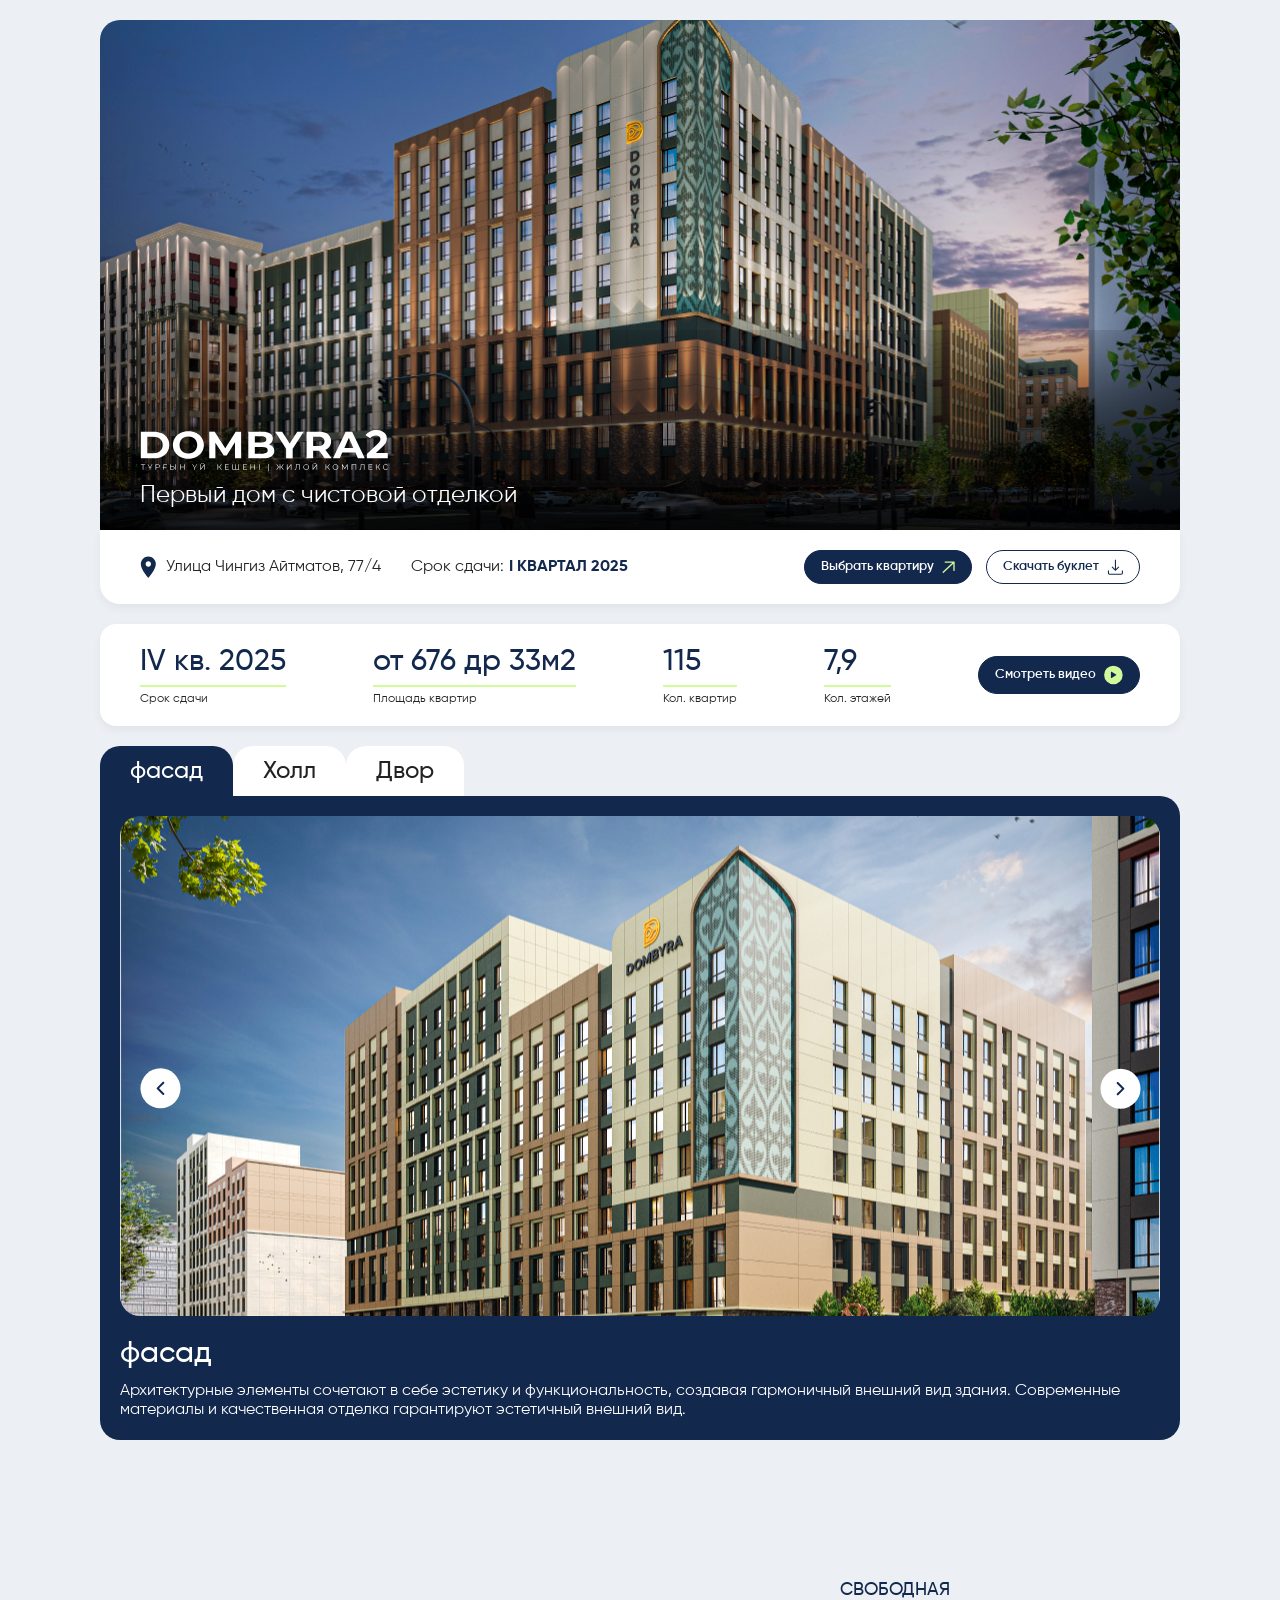
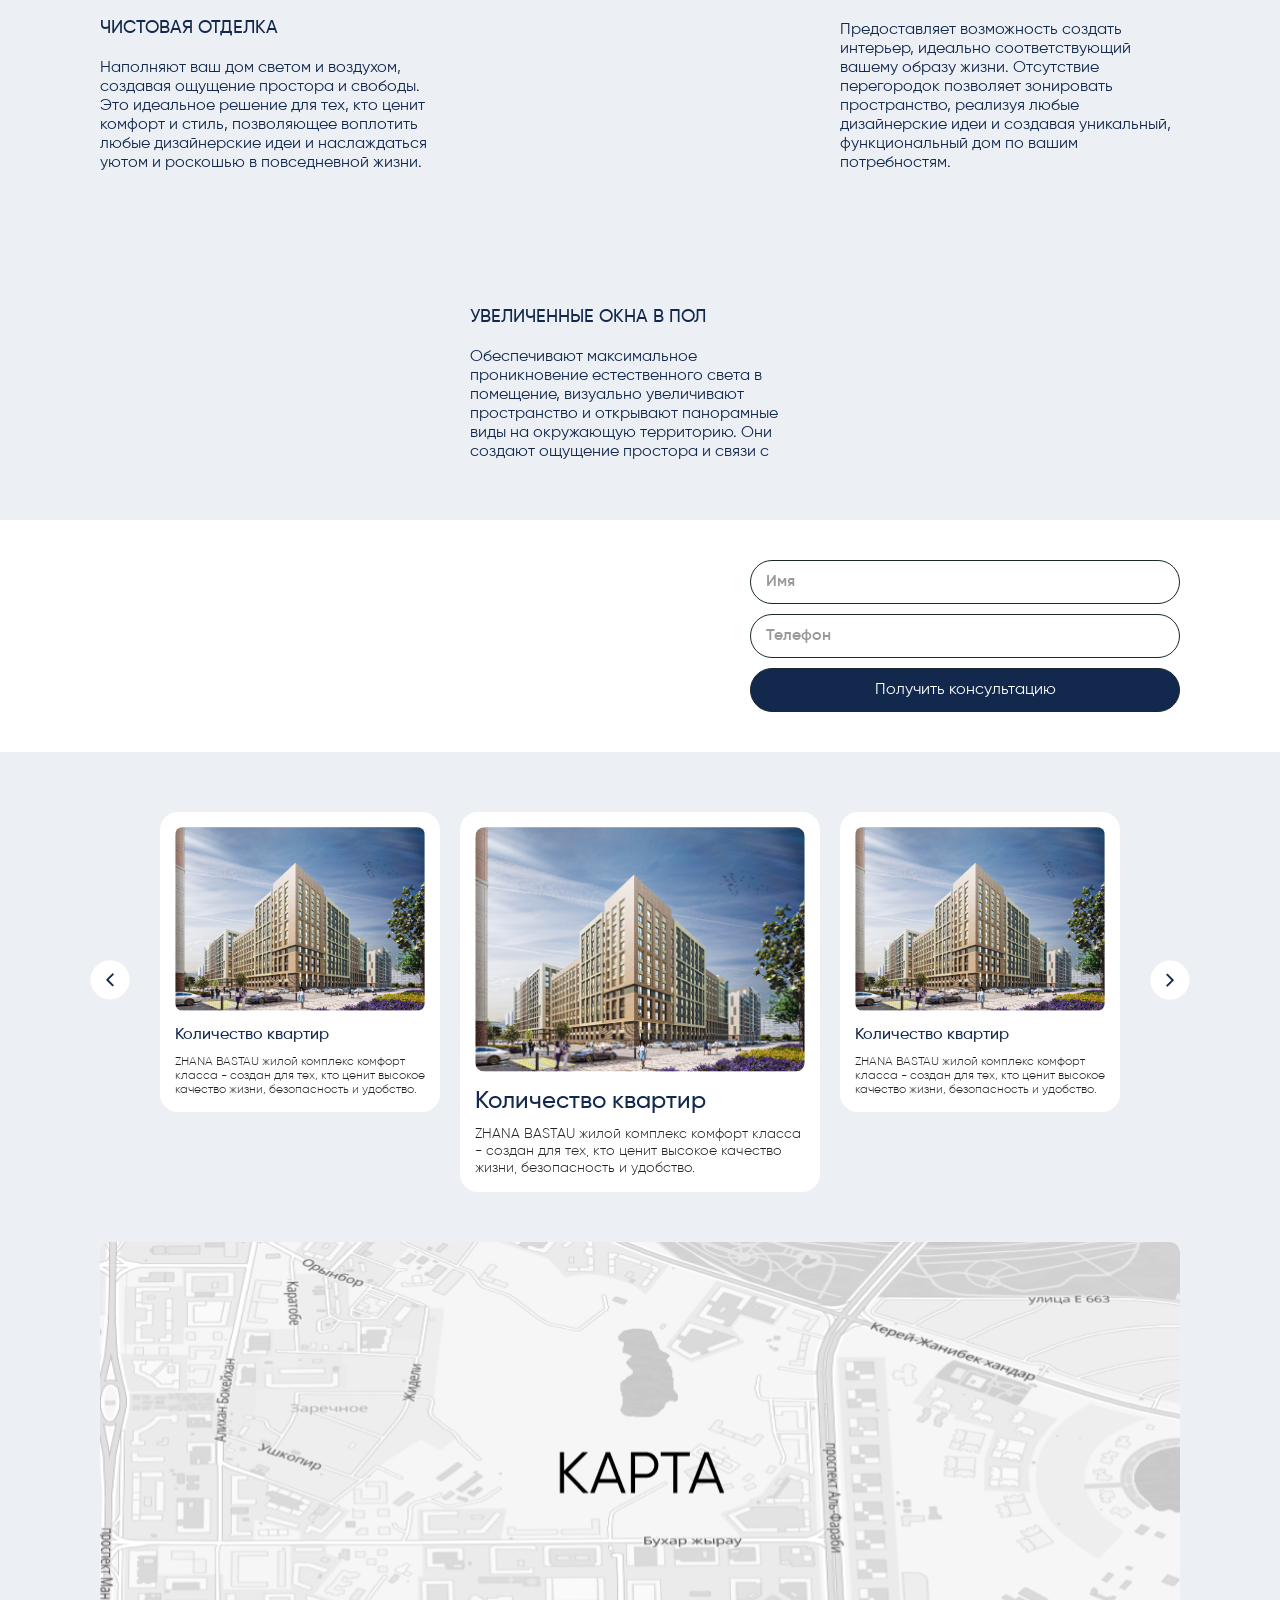
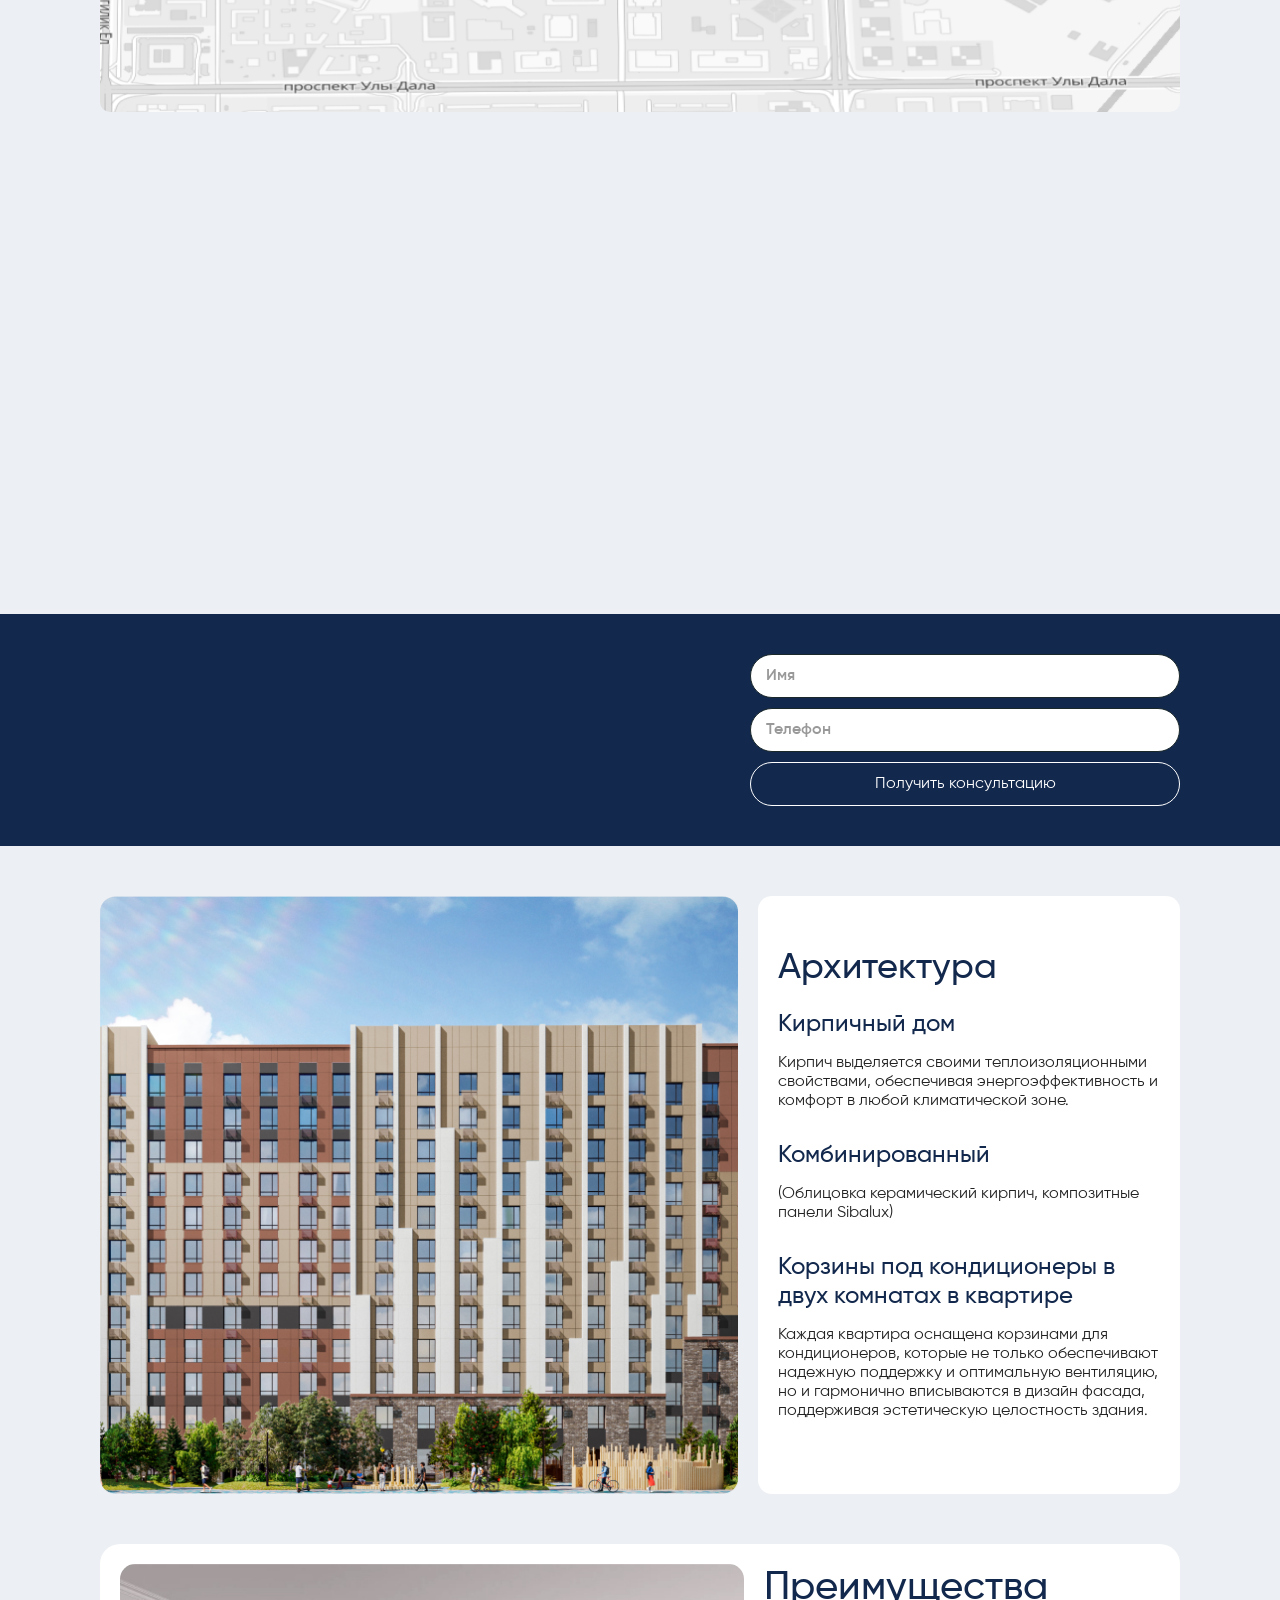
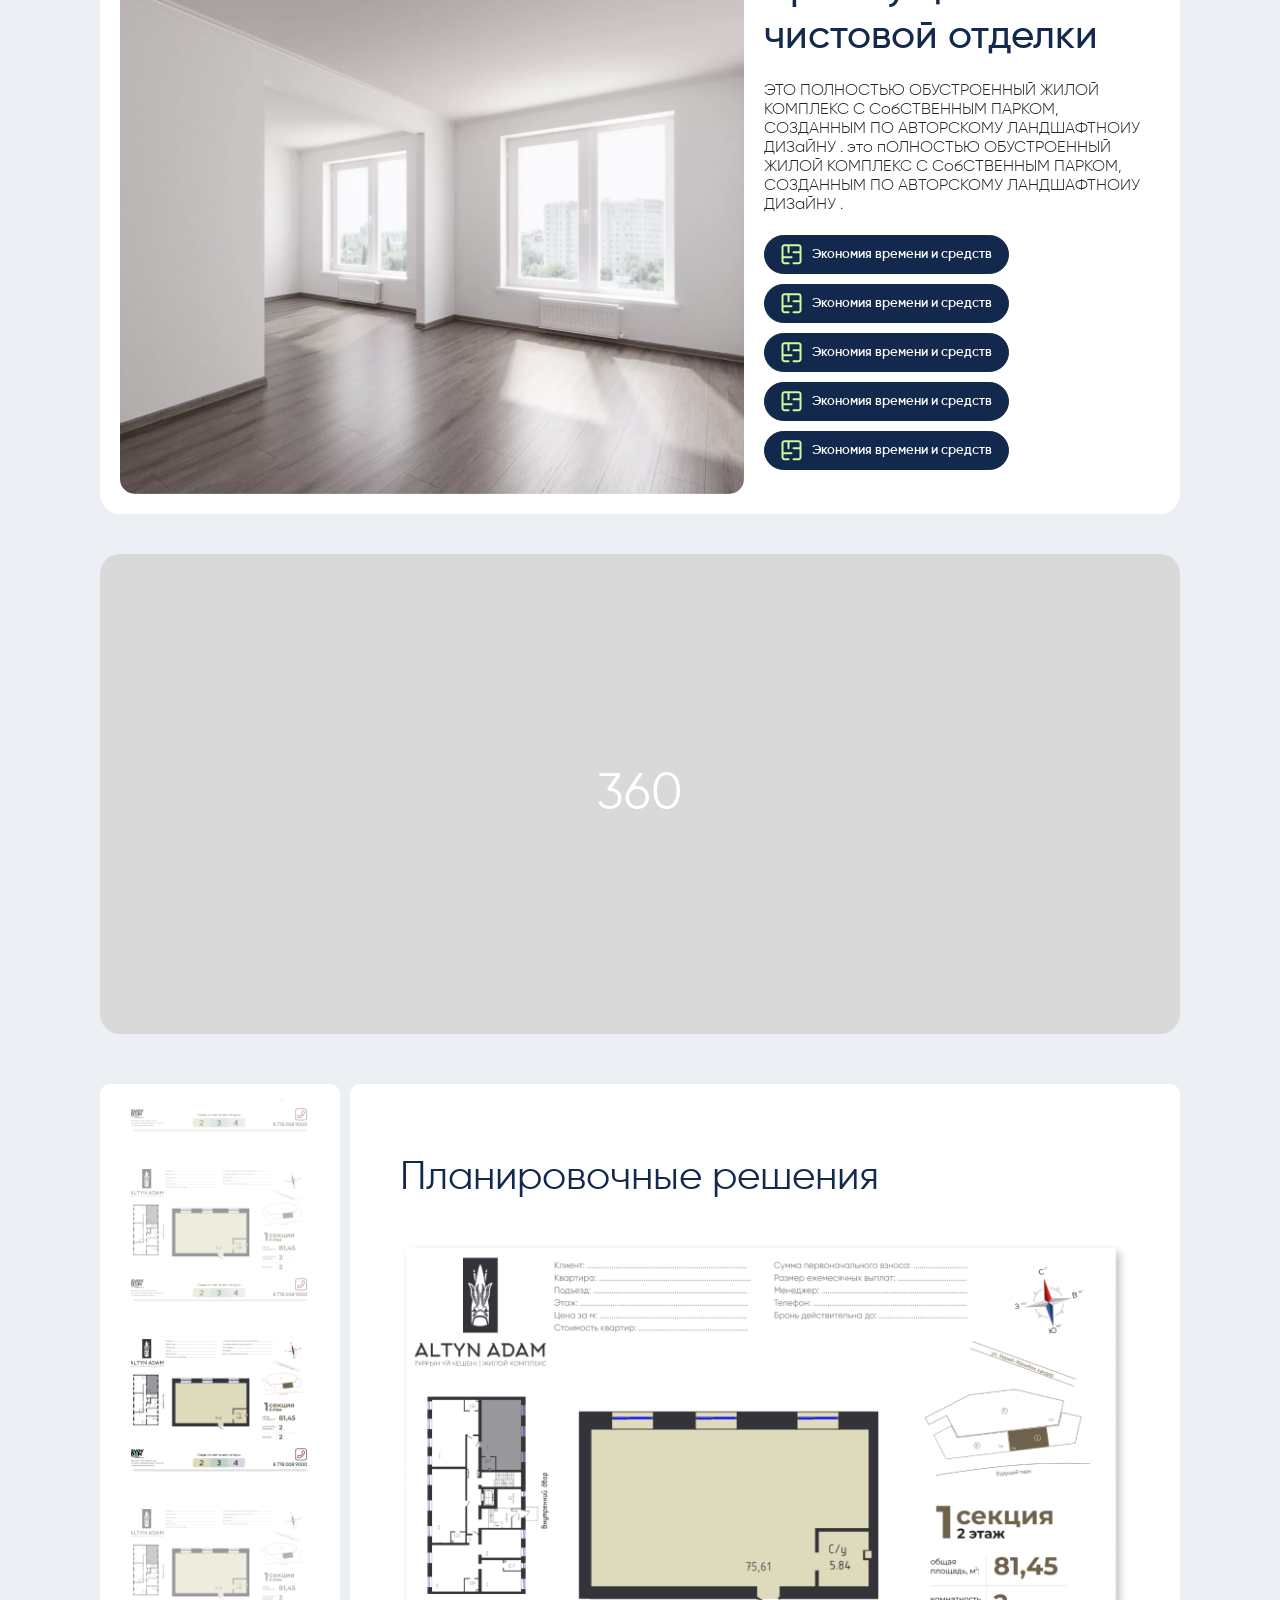
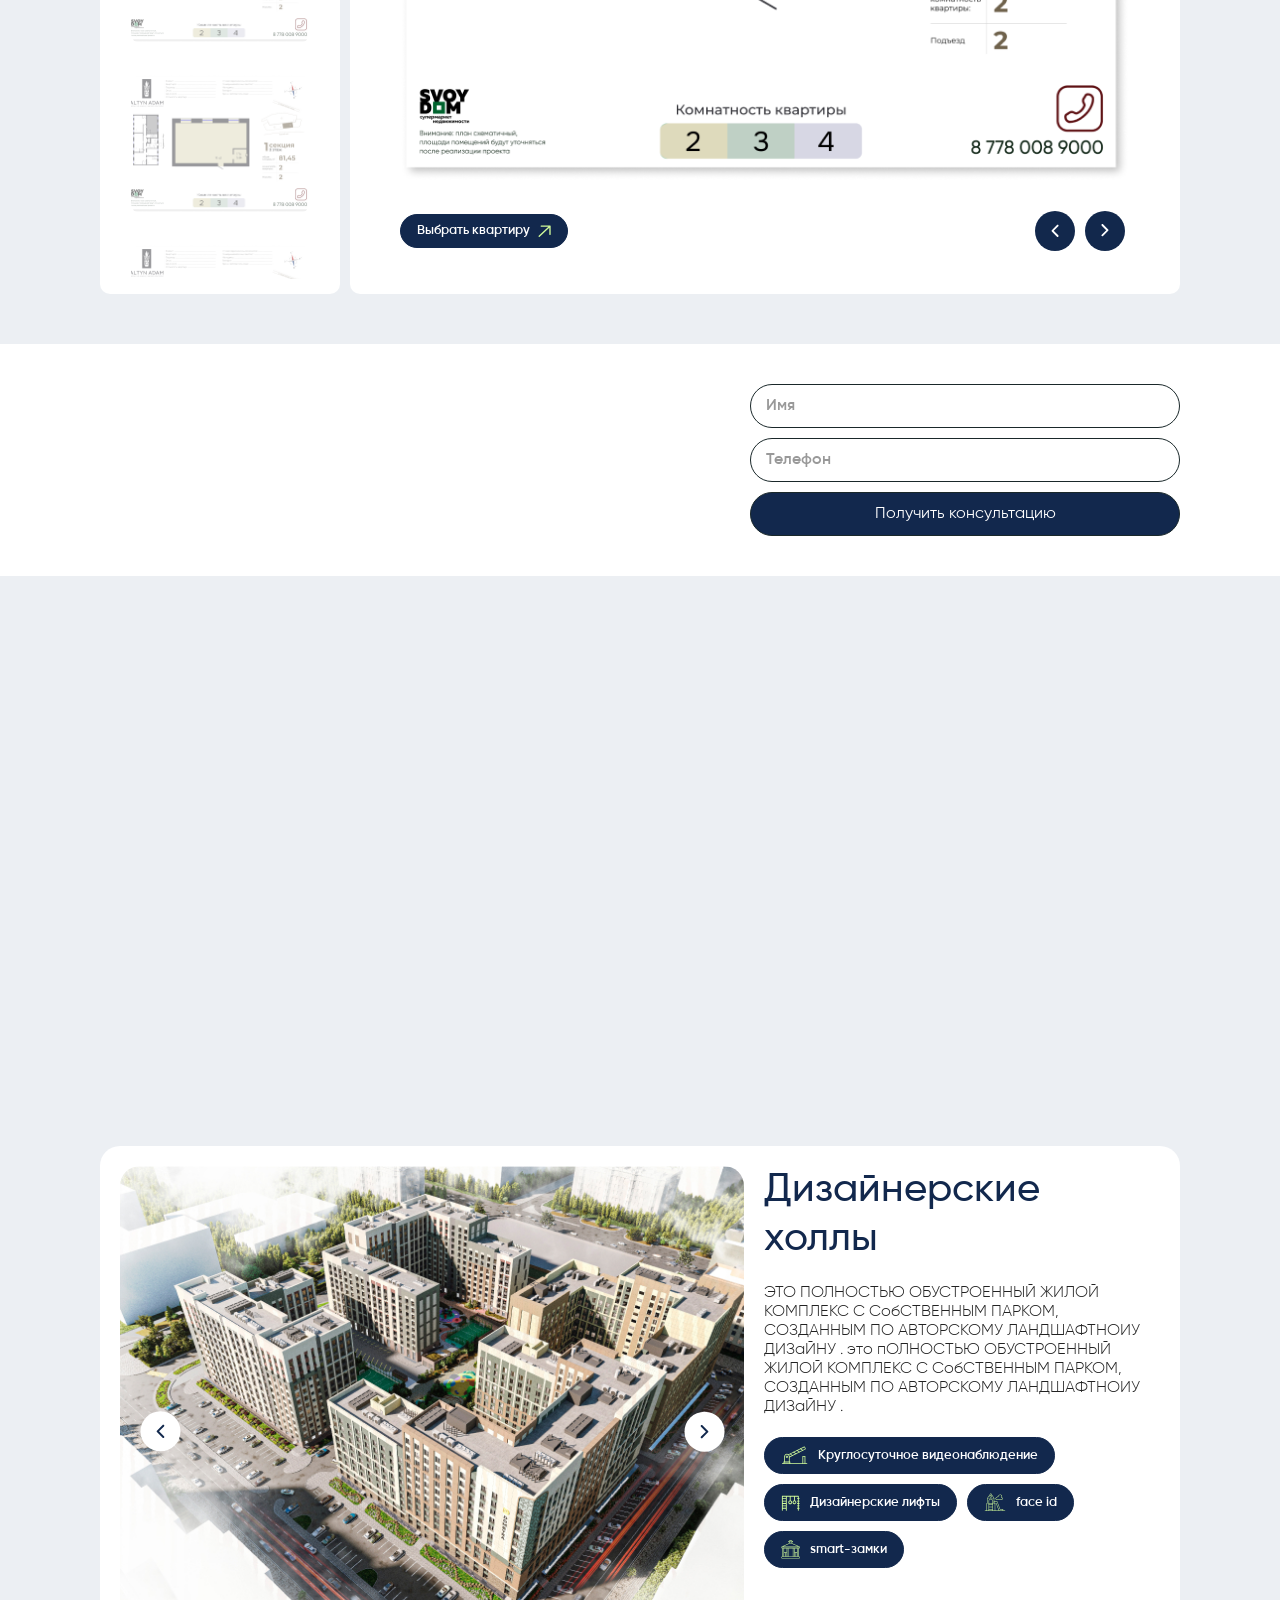
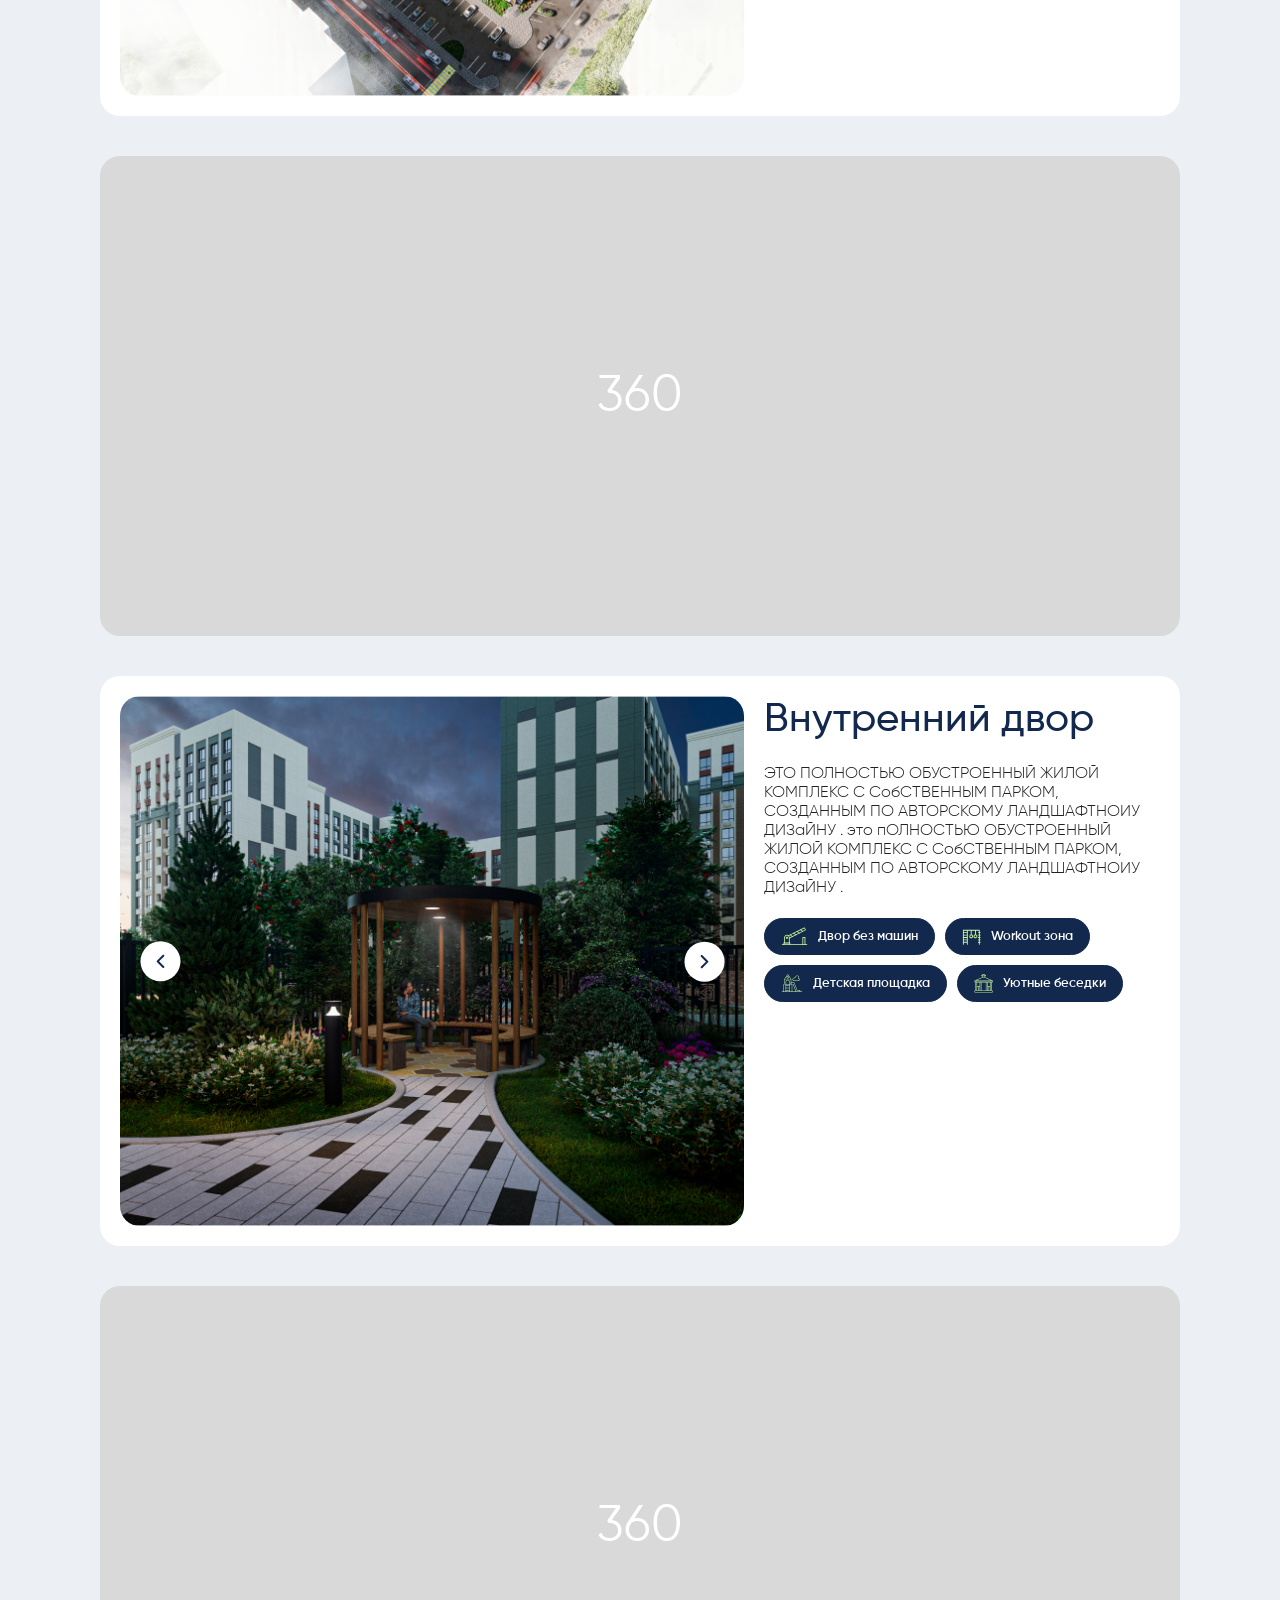
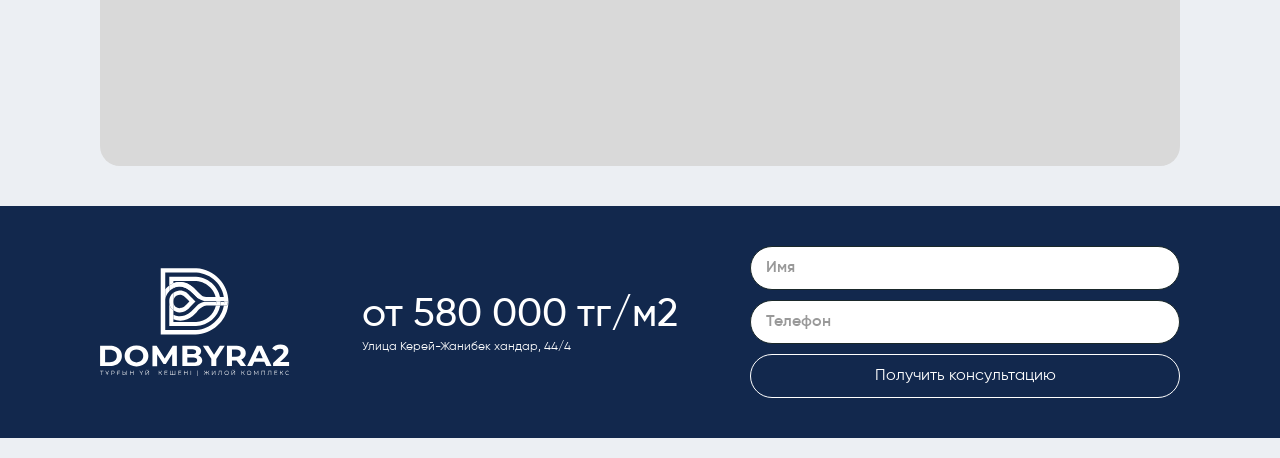
<file: dombira.html>
<!DOCTYPE html>
<html lang="ru">
  <head>
    <meta charset="UTF-8" />
    <meta http-equiv="X-UA-Compatible" content="IE=edge" />
    <meta name="viewport" content="width=device-width, initial-scale=1" />
    <meta http-equiv="x-ua-compatible" content="IE=edge" />
    <title>SVOYDOM</title>
    <link
      href="https://fonts.googleapis.com/css2?family=Inter:wght@300;400;500;600;700;800;900&display=swap"
      rel="stylesheet"
    />
    <link rel="stylesheet" href="css/slick.css" />
    <link rel="stylesheet" href="css/slick-theme.css" />
    <link rel="stylesheet" href="css/select2.min.css" />
    <link rel="stylesheet" href="css/nouislider.min.css" />
    <link rel="stylesheet" href="css/aos.css" />
    <link rel="stylesheet" href="css/magnific-popup.css" />
    <link
      rel="stylesheet"
      href="https://unpkg.com/swiper/swiper-bundle.min.css"
    />

    <link rel="stylesheet" href="css/style.css" />
    <script src="https://unpkg.com/swiper/swiper-bundle.min.js"></script>
  </head>

  <body>
    <main class="d-wrap">
      <div class="d-banner-wrap">
        <div class="wrapper2">
          <div class="d-banner-info">
            <div class="d-banner">
              <div class="texts">
                <img src="img/dombira-banner-logo.svg" alt="" />
                <span>Первый дом с чистовой отделкой</span>
              </div>
            </div>
            <div class="d-banner-bottom">
              <div class="address">
                <div class="info">
                  <img src="img/dombira-marker-icon.svg" alt="" />
                  <span>Улица Чингиз Айтматов, 77/4</span>
                </div>
                <div class="info">
                  <span>Срок сдачи: </span>
                  <b>I КВАРТАЛ 2025 </b>
                </div>
              </div>
              <div class="buttons">
                <a href="#" class="d-blue-btn">
                  Выбрать квартиру
                  <svg
                    width="13"
                    height="12"
                    viewBox="0 0 13 12"
                    fill="none"
                    xmlns="http://www.w3.org/2000/svg"
                  >
                    <path
                      d="M12.664 1.11509V9.39055C12.664 9.55938 12.593 9.7213 12.4666 9.84068C12.3402 9.96006 12.1687 10.0271 11.99 10.0271C11.8112 10.0271 11.6398 9.96006 11.5134 9.84068C11.387 9.7213 11.3159 9.55938 11.3159 9.39055V2.65162L1.68251 11.7507C1.55604 11.8701 1.3845 11.9372 1.20564 11.9372C1.02678 11.9372 0.855249 11.8701 0.728776 11.7507C0.602302 11.6312 0.53125 11.4692 0.53125 11.3003C0.53125 11.1314 0.602302 10.9693 0.728776 10.8499L10.363 1.75166L3.2277 1.75166C3.04894 1.75166 2.8775 1.6846 2.7511 1.56522C2.6247 1.44583 2.55368 1.28392 2.55368 1.11509C2.55368 0.94626 2.6247 0.784345 2.7511 0.664964C2.8775 0.545583 3.04894 0.478516 3.2277 0.478516L11.99 0.478516C12.1687 0.478516 12.3402 0.545583 12.4666 0.664964C12.593 0.784345 12.664 0.94626 12.664 1.11509Z"
                    />
                  </svg>
                </a>
                <a href="#" class="d-border-btn" download>
                  Скачать буклет
                  <svg
                    width="16"
                    height="16"
                    viewBox="0 0 16 16"
                    fill="none"
                    xmlns="http://www.w3.org/2000/svg"
                  >
                    <path
                      d="M8.43359 12.0405L4.64181 8.24979L5.40038 7.47836L7.89788 9.97586V0.708008H8.96931V9.97586L11.4657 7.47944L12.2254 8.24979L8.43359 12.0405ZM2.66502 15.708C2.17145 15.708 1.75966 15.543 1.42966 15.213C1.09966 14.883 0.934308 14.4709 0.933594 13.9766V11.3805H2.00502V13.9766C2.00502 14.1416 2.07359 14.293 2.21074 14.4309C2.34788 14.5687 2.49895 14.6373 2.66395 14.6366H14.2032C14.3675 14.6366 14.5186 14.568 14.6565 14.4309C14.7943 14.2937 14.8629 14.1423 14.8622 13.9766V11.3805H15.9336V13.9766C15.9336 14.4702 15.7686 14.8819 15.4386 15.2119C15.1086 15.5419 14.6965 15.7073 14.2022 15.708H2.66502Z"
                    />
                  </svg>
                </a>
              </div>
            </div>
          </div>
        </div>
      </div>

      <div class="d-video-info">
        <div class="wrapper2">
          <div class="info-wrap">
            <div class="info">
              <b>IV кв. 2025</b>
              <span
                class="border"
                data-aos="fade-right"
                data-aos-offset="-100"
                data-aos-delay="500"
                data-aos-duration="800"
                data-aos-easing="ease-in-out"
              ></span>
              <span class="text">Срок сдачи</span>
            </div>
            <div class="info">
              <b>от 676 др 33м2</b>
              <span
                class="border"
                data-aos="fade-right"
                data-aos-offset="-100"
                data-aos-delay="700"
                data-aos-duration="800"
                data-aos-easing="ease-in-out"
              ></span>
              <span class="text">Площадь квартир</span>
            </div>
            <div class="info">
              <b>115</b>
              <span
                class="border"
                data-aos="fade-right"
                data-aos-offset="-100"
                data-aos-delay="700"
                data-aos-duration="900"
                data-aos-easing="ease-in-out"
              ></span>
              <span class="text">Кол. квартир</span>
            </div>
            <div class="info">
              <b>7,9</b>
              <span
                class="border"
                data-aos="fade-right"
                data-aos-offset="-100"
                data-aos-delay="1100"
                data-aos-duration="800"
                data-aos-easing="ease-in-out"
              ></span>
              <span class="text">Кол. этажей</span>
            </div>
            <a href="#" class="d-blue-btn">
              Смотреть видео
              <svg
                class="play"
                width="19"
                height="20"
                viewBox="0 0 19 20"
                fill="none"
                xmlns="http://www.w3.org/2000/svg"
              >
                <circle cx="9.40417" cy="9.89441" r="9.2616" />
                <path
                  d="M12.2776 9.89436C12.2778 9.97726 12.2566 10.0588 12.2159 10.1311C12.1753 10.2033 12.1166 10.2638 12.0457 10.3067L7.64848 12.9966C7.57434 13.042 7.48943 13.0668 7.40252 13.0684C7.3156 13.07 7.22983 13.0484 7.15407 13.0058C7.07902 12.9638 7.01651 12.9026 6.97295 12.8285C6.9294 12.7544 6.90638 12.67 6.90625 12.584V7.20471C6.90638 7.11873 6.9294 7.03434 6.97295 6.96021C7.01651 6.88608 7.07902 6.82489 7.15407 6.78293C7.22983 6.74031 7.3156 6.71869 7.40252 6.7203C7.48943 6.72191 7.57434 6.74669 7.64848 6.79209L12.0457 9.48205C12.1166 9.52492 12.1753 9.58542 12.2159 9.65767C12.2566 9.72993 12.2778 9.81146 12.2776 9.89436Z"
                />
              </svg>
            </a>
          </div>
        </div>
      </div>

      <div class="tab-wrap3 d-tab-wrap">
        <div class="wrapper2">
          <ul class="tab-menu">
            <li class="active"><button type="button">фасад</button></li>
            <li><button type="button">Холл</button></li>
            <li><button type="button">Двор</button></li>
          </ul>
          <div class="tab-content">
            <div class="tab-content-item active">
              <div class="d-tab-slider-wrap">
                <div class="slider-navigation">
                  <button type="button" class="slick-prev">
                    <img src="img/d-slider-arrow.svg" alt="" />
                  </button>
                  <button type="button" class="slick-next">
                    <img src="img/d-slider-arrow.svg" alt="" />
                  </button>
                </div>
                <div class="d-slider">
                  <div class="item">
                    <div
                      class="img-wrap"
                      style="background-image: url(img/d-slider-img.jpg)"
                    ></div>
                    <div class="text-wrap">
                      <h4>фасад</h4>
                      <p>
                        Архитектурные элементы сочетают в себе эстетику и
                        функциональность, создавая гармоничный внешний вид
                        здания. Современные материалы и качественная отделка
                        гарантируют эстетичный внешний вид.
                      </p>
                    </div>
                  </div>
                  <div class="item">
                    <div
                      class="img-wrap"
                      style="background-image: url(img/d-slider-img.jpg)"
                    ></div>
                    <div class="text-wrap">
                      <h4>фасад 2</h4>
                      <p>
                        Архитектурные элементы сочетают в себе эстетику и
                        функциональность, создавая гармоничный внешний вид
                        здания. Современные материалы и качественная отделка
                        гарантируют эстетичный внешний вид.
                      </p>
                    </div>
                  </div>
                </div>
              </div>
            </div>
            <div class="tab-content-item">
              <div class="d-tab-slider-wrap2">
                <div class="slider-navigation">
                  <button type="button" class="slick-prev">
                    <img src="img/d-slider-arrow.svg" alt="" />
                  </button>
                  <button type="button" class="slick-next">
                    <img src="img/d-slider-arrow.svg" alt="" />
                  </button>
                </div>
                <div class="d-slider2">
                  <div class="item">
                    <div
                      class="img-wrap"
                      style="background-image: url(img/d-slider-img.jpg)"
                    ></div>
                    <div class="text-wrap">
                      <h4>Холл</h4>
                      <p>
                        Архитектурные элементы сочетают в себе эстетику и
                        функциональность, создавая гармоничный внешний вид
                        здания. Современные материалы и качественная отделка
                        гарантируют эстетичный внешний вид.
                      </p>
                    </div>
                  </div>
                  <div class="item">
                    <div
                      class="img-wrap"
                      style="background-image: url(img/d-slider-img.jpg)"
                    ></div>
                    <div class="text-wrap">
                      <h4>Холл 2</h4>
                      <p>
                        Архитектурные элементы сочетают в себе эстетику и
                        функциональность, создавая гармоничный внешний вид
                        здания. Современные материалы и качественная отделка
                        гарантируют эстетичный внешний вид.
                      </p>
                    </div>
                  </div>
                </div>
              </div>
            </div>
            <div class="tab-content-item">
              <div class="d-tab-slider-wrap3">
                <div class="slider-navigation">
                  <button type="button" class="slick-prev">
                    <img src="img/d-slider-arrow.svg" alt="" />
                  </button>
                  <button type="button" class="slick-next">
                    <img src="img/d-slider-arrow.svg" alt="" />
                  </button>
                </div>
                <div class="d-slider3">
                  <div class="item">
                    <div
                      class="img-wrap"
                      style="background-image: url(img/d-slider-img.jpg)"
                    ></div>
                    <div class="text-wrap">
                      <h4>Двор</h4>
                      <p>
                        Архитектурные элементы сочетают в себе эстетику и
                        функциональность, создавая гармоничный внешний вид
                        здания. Современные материалы и качественная отделка
                        гарантируют эстетичный внешний вид.
                      </p>
                    </div>
                  </div>
                  <div class="item">
                    <div
                      class="img-wrap"
                      style="background-image: url(img/d-slider-img.jpg)"
                    ></div>
                    <div class="text-wrap">
                      <h4>Двор 2</h4>
                      <p>
                        Архитектурные элементы сочетают в себе эстетику и
                        функциональность, создавая гармоничный внешний вид
                        здания. Современные материалы и качественная отделка
                        гарантируют эстетичный внешний вид.
                      </p>
                    </div>
                  </div>
                </div>
              </div>
            </div>
          </div>
        </div>
      </div>
      <div class="gakku-advantages d-advantages">
        <div class="wrapper2">
          <h2
            class="d-title"
            data-aos="fade-right"
            data-aos-offset="0"
            data-aos-delay="100"
            data-aos-duration="800"
            data-aos-easing="ease-in-out"
          >
            Первый дом с чистовой отделкой
          </h2>
          <div class="info-items">
            <div class="info-item reverce">
              <div
                class="img-wrap"
                data-aos="zoom-in"
                data-aos-offset="0"
                data-aos-delay="100"
                data-aos-duration="800"
                data-aos-easing="ease-in-out"
              >
                <img src="img/d-advantages-img1.jpg" alt="" />
              </div>
              <div class="texts">
                <h3>чистовая отделка</h3>
                <p>
                  Наполняют ваш дом светом и воздухом, создавая ощущение
                  простора и свободы. Это идеальное решение для тех, кто ценит
                  комфорт и стиль, позволяющее воплотить любые дизайнерские идеи
                  и наслаждаться уютом и роскошью в повседневной жизни.
                </p>
              </div>
            </div>
            <div class="info-item">
              <div
                class="img-wrap"
                data-aos="zoom-in"
                data-aos-offset="0"
                data-aos-delay="100"
                data-aos-duration="800"
                data-aos-easing="ease-in-out"
              >
                <img src="img/d-advantages-img2.jpg" alt="" />
              </div>
              <div class="texts">
                <h3>Увеличенные окна в пол</h3>
                <p>
                  Обеспечивают максимальное проникновение естественного света в
                  помещение, визуально увеличивают пространство и открывают
                  панорамные виды на окружающую территорию. Они создают ощущение
                  простора и связи с
                </p>
              </div>
            </div>
            <div class="info-item reverce">
              <div
                class="img-wrap"
                data-aos="zoom-in"
                data-aos-offset="0"
                data-aos-delay="100"
                data-aos-duration="800"
                data-aos-easing="ease-in-out"
              >
                <img src="img/d-advantages-img3.jpg" alt="" />
              </div>
              <div class="texts">
                <h3>Свободная</h3>
                <p>
                  Предоставляет возможность создать интерьер, идеально
                  соответствующий вашему образу жизни. Отсутствие перегородок
                  позволяет зонировать пространство, реализуя любые дизайнерские
                  идеи и создавая уникальный, функциональный дом по вашим
                  потребностям.
                </p>
              </div>
            </div>
          </div>
        </div>
      </div>
      <div class="form-wrap2 form-wrap2-gakku d-form-wrap2">
        <div class="wrapper2">
          <img
            src="img/d-logo.svg"
            alt=""
            class="logo"
            data-aos="zoom-in"
            data-aos-offset="-100"
            data-aos-delay="100"
            data-aos-duration="800"
            data-aos-easing="ease-in-out"
          />
          <h4
            class="black gakku-title"
            data-aos="zoom-in"
            data-aos-offset="-100"
            data-aos-delay="200"
            data-aos-duration="800"
            data-aos-easing="ease-in-out"
          >
            Получить консультацию
          </h4>
          <form class="gakku-form">
            <input type="text" placeholder="Имя" />
            <input
              type="text"
              placeholder="Телефон"
              class="phone-number-input"
            />
            <button class="green-btn-zhana" type="button">
              Получить консультацию
            </button>
          </form>
        </div>
      </div>

      <div class="swiper-div2 d-swiper-div2">
        <div class="olen-wrapper">
          <div class="swiper-container swiper02">
            <div class="swiper-wrapper">
              <div class="swiper-slide">
                <div class="img-wrap">
                  <img src="img/d-swiper-slide-img.jpg" alt="" />
                </div>
                <h3>Количество квартир</h3>
                <p>
                  ZHANA BASTAU жилой комплекс комфорт класса - создан для тех,
                  кто ценит высокое качество жизни, безопасность и удобство.
                </p>
              </div>
              <div class="swiper-slide">
                <div class="img-wrap">
                  <img src="img/d-swiper-slide-img.jpg" alt="" />
                </div>
                <h3>Количество квартир</h3>
                <p>
                  ZHANA BASTAU жилой комплекс комфорт класса - создан для тех,
                  кто ценит высокое качество жизни, безопасность и удобство.
                </p>
              </div>
              <div class="swiper-slide">
                <div class="img-wrap">
                  <img src="img/d-swiper-slide-img.jpg" alt="" />
                </div>
                <h3>Количество квартир</h3>
                <p>
                  ZHANA BASTAU жилой комплекс комфорт класса - создан для тех,
                  кто ценит высокое качество жизни, безопасность и удобство.
                </p>
              </div>
              <div class="swiper-slide">
                <div class="img-wrap">
                  <img src="img/d-swiper-slide-img.jpg" alt="" />
                </div>
                <h3>Количество квартир</h3>
                <p>
                  ZHANA BASTAU жилой комплекс комфорт класса - создан для тех,
                  кто ценит высокое качество жизни, безопасность и удобство.
                </p>
              </div>
              <div class="swiper-slide">
                <div class="img-wrap">
                  <img src="img/d-swiper-slide-img.jpg" alt="" />
                </div>
                <h3>Количество квартир</h3>
                <p>
                  ZHANA BASTAU жилой комплекс комфорт класса - создан для тех,
                  кто ценит высокое качество жизни, безопасность и удобство.
                </p>
              </div>
              <div class="swiper-slide">
                <div class="img-wrap">
                  <img src="img/d-swiper-slide-img.jpg" alt="" />
                </div>
                <h3>Количество квартир</h3>
                <p>
                  ZHANA BASTAU жилой комплекс комфорт класса - создан для тех,
                  кто ценит высокое качество жизни, безопасность и удобство.
                </p>
              </div>
            </div>
            <div class="slider-navigation2">
              <button type="button" class="swiper-button-prev">
                <img src="img/d-slider-arrow.svg" alt="" />
              </button>
              <button type="button" class="swiper-button-next">
                <img src="img/d-slider-arrow.svg" alt="" />
              </button>
            </div>
          </div>
        </div>
      </div>

      <div class="qaiyndy-map olen-map d-map">
        <div class="wrapper2">
          <div id="map">
            <img src="img/map-img.png" alt="" />
          </div>
          <div class="everything">
            <h2
              data-aos="fade-right"
              data-aos-offset="-100"
              data-aos-delay="100"
              data-aos-duration="800"
              data-aos-easing="ease-in-out"
            >
              Все нужно рядом
            </h2>
            <div class="info-wrap">
              <div
                class="info-item"
                data-aos="fade-right"
                data-aos-offset="-100"
                data-aos-delay="300"
                data-aos-duration="800"
                data-aos-easing="ease-in-out"
              >
                <div class="top">
                  <img src="img/everything-icon1.svg" alt="" />
                  <span>На машине</span>
                </div>
                <div class="info">
                  <span class="style">10 минут</span>
                  <span class="text">Мечеть Әзірет Сұлтан</span>
                </div>
                <div class="info">
                  <span class="style">10 минут</span>
                  <span class="text">Binom School</span>
                </div>
                <div class="info">
                  <span class="style">10 минут</span>
                  <span class="text">​Детский сад №56</span>
                </div>
                <div class="info">
                  <span class="style">10 минут</span>
                  <span class="text">Magnum Daily</span>
                </div>
                <div class="info">
                  <span class="style">10 минут</span>
                  <span class="text">EXPO </span>
                </div>
              </div>
              <div
                class="info-item"
                data-aos="fade-right"
                data-aos-offset="-100"
                data-aos-delay="500"
                data-aos-duration="800"
                data-aos-easing="ease-in-out"
              >
                <div class="top">
                  <img src="img/everything-icon2.svg" alt="" />
                  <span>Пешком</span>
                </div>
                <div class="info">
                  <span class="style">10 минут</span>
                  <span class="text">Мечеть Әзірет Сұлтан</span>
                </div>
                <div class="info">
                  <span class="style">10 минут</span>
                  <span class="text">Binom School</span>
                </div>
                <div class="info">
                  <span class="style">10 минут</span>
                  <span class="text">​Детский сад №56</span>
                </div>
                <div class="info">
                  <span class="style">10 минут</span>
                  <span class="text">Magnum Daily</span>
                </div>
                <div class="info">
                  <span class="style">10 минут</span>
                  <span class="text">EXPO </span>
                </div>
              </div>
            </div>
          </div>
        </div>
      </div>

      <div class="form-wrap2 form-wrap2-gakku d-form-wrap2 blue-style">
        <div class="wrapper2">
          <img
            src="img/d-logo-white.svg"
            alt=""
            class="logo"
            data-aos="zoom-in"
            data-aos-offset="-100"
            data-aos-delay="500"
            data-aos-duration="800"
            data-aos-easing="ease-in-out"
          />
          <div
            class="info"
            data-aos="zoom-in"
            data-aos-offset="-100"
            data-aos-delay="1000"
            data-aos-duration="800"
            data-aos-easing="ease-in-out"
          >
            <b>от 580 000 тг/м2</b>
            <span>Улица Керей-Жанибек хандар, 44/4</span>
          </div>
          <form class="gakku-form">
            <input type="text" placeholder="Имя" />
            <input
              type="text"
              placeholder="Телефон"
              class="phone-number-input"
            />
            <button class="green-btn-zhana" type="button">
              Получить консультацию
            </button>
          </form>
        </div>
      </div>

      <div class="architecture-qaiyndy d-architecture">
        <div class="wrapper2">
          <div class="img-wrap">
            <img src="img/architecture-qaiyndy-img.png" alt="" />
          </div>
          <div class="text-wrap">
            <h2>Архитектура</h2>
            <div class="item">
              <img src="img/d-architecture-style1.svg" alt="" />
              <h4>Кирпичный дом</h4>
              <p>
                Кирпич выделяется своими теплоизоляционными свойствами,
                обеспечивая энергоэффективность и комфорт в любой климатической
                зоне.
              </p>
            </div>
            <div class="item">
              <img src="img/d-architecture-style2.svg" alt="" />
              <h4>Комбинированный</h4>
              <p>(Облицовка керамический кирпич, композитные панели Sibalux)</p>
            </div>
            <div class="item">
              <img src="img/d-architecture-style3.svg" alt="" />
              <h4>Корзины под кондиционеры в двух комнатах в квартире</h4>
              <p>
                Каждая квартира оснащена корзинами для кондиционеров, которые не
                только обеспечивают надежную поддержку и оптимальную вентиляцию,
                но и гармонично вписываются в дизайн фасада, поддерживая
                эстетическую целостность здания.
              </p>
            </div>
          </div>
        </div>
      </div>

      <div class="d-information">
        <div class="wrapper2">
          <div class="info">
            <div
              class="image-wrap"
              style="background-image: url(img/d-image.jpg)"
            ></div>
            <div class="text-wrap">
              <h2>Преимущества чистовой отделки</h2>
              <p>
                ЭТО ПОЛНОСТЬЮ ОБУСТРОЕННЫЙ ЖИЛОЙ КОМПЛЕКС С СобСТВЕННЫМ ПАРКОМ,
                СОЗДАННЫМ ПО АВТОРСКОМУ ЛАНДШАФТНОИУ ДИЗаЙНУ . это пОЛНОСТЬЮ
                ОБУСТРОЕННЫЙ ЖИЛОЙ КОМПЛЕКС С СобСТВЕННЫМ ПАРКОМ, СОЗДАННЫМ ПО
                АВТОРСКОМУ ЛАНДШАФТНОИУ ДИЗаЙНУ .
              </p>
              <div class="buttons">
                <div class="d-blue-btn2">
                  <img src="img/d-icon-5.svg" alt="" />
                  Экономия времени и средств
                </div>
                <div class="d-blue-btn2">
                  <img src="img/d-icon-5.svg" alt="" />
                  Экономия времени и средств
                </div>
                <div class="d-blue-btn2">
                  <img src="img/d-icon-5.svg" alt="" />
                  Экономия времени и средств
                </div>
                <div class="d-blue-btn2">
                  <img src="img/d-icon-5.svg" alt="" />
                  Экономия времени и средств
                </div>
                <div class="d-blue-btn2">
                  <img src="img/d-icon-5.svg" alt="" />
                  Экономия времени и средств
                </div>
              </div>
            </div>
          </div>
        </div>
      </div>

      <div class="d-panorama-wrap panorama-wrap">
        <div class="wrapper2">
          <div class="panorama">360</div>
        </div>
      </div>

      <div class="planning-solutions d-planning-solutions">
        <div class="wrapper2">
          <div class="planning-solutions-wrap">
            <div class="left">
              <div class="slider-nav">
                <div class="item">
                  <img src="img/solutions-img.png" alt="" />
                </div>
                <div class="item">
                  <img src="img/solutions-img.png" alt="" />
                </div>
                <div class="item">
                  <img src="img/solutions-img.png" alt="" />
                </div>
                <div class="item">
                  <img src="img/solutions-img.png" alt="" />
                </div>
                <div class="item">
                  <img src="img/solutions-img.png" alt="" />
                </div>
                <div class="item">
                  <img src="img/solutions-img.png" alt="" />
                </div>
              </div>
            </div>
            <div class="right">
              <h2>Планировочные решения</h2>
              <div class="slider-for">
                <div class="item">
                  <img src="img/solutions-img.png" alt="" />
                </div>
                <div class="item">
                  <img src="img/solutions-img.png" alt="" />
                </div>
                <div class="item">
                  <img src="img/solutions-img.png" alt="" />
                </div>
                <div class="item">
                  <img src="img/solutions-img.png" alt="" />
                </div>
                <div class="item">
                  <img src="img/solutions-img.png" alt="" />
                </div>
                <div class="item">
                  <img src="img/solutions-img.png" alt="" />
                </div>
              </div>
              <div class="arrow-wrap">
                <a href="#" class="d-blue-btn">
                  Выбрать квартиру
                  <svg
                    width="13"
                    height="12"
                    viewBox="0 0 13 12"
                    fill="none"
                    xmlns="http://www.w3.org/2000/svg"
                  >
                    <path
                      d="M12.664 1.11509V9.39055C12.664 9.55938 12.593 9.7213 12.4666 9.84068C12.3402 9.96006 12.1687 10.0271 11.99 10.0271C11.8112 10.0271 11.6398 9.96006 11.5134 9.84068C11.387 9.7213 11.3159 9.55938 11.3159 9.39055V2.65162L1.68251 11.7507C1.55604 11.8701 1.3845 11.9372 1.20564 11.9372C1.02678 11.9372 0.855249 11.8701 0.728776 11.7507C0.602302 11.6312 0.53125 11.4692 0.53125 11.3003C0.53125 11.1314 0.602302 10.9693 0.728776 10.8499L10.363 1.75166L3.2277 1.75166C3.04894 1.75166 2.8775 1.6846 2.7511 1.56522C2.6247 1.44583 2.55368 1.28392 2.55368 1.11509C2.55368 0.94626 2.6247 0.784345 2.7511 0.664964C2.8775 0.545583 3.04894 0.478516 3.2277 0.478516L11.99 0.478516C12.1687 0.478516 12.3402 0.545583 12.4666 0.664964C12.593 0.784345 12.664 0.94626 12.664 1.11509Z"
                    />
                  </svg>
                </a>
                <div class="slider-navigation">
                  <button type="button" class="slick-prev">
                    <img src="img/d-slider-arrow-white.svg" alt="" />
                  </button>
                  <button type="button" class="slick-next">
                    <img src="img/d-slider-arrow-white.svg" alt="" />
                  </button>
                </div>
              </div>
            </div>
          </div>
        </div>
      </div>

      <div class="form-wrap2 form-wrap2-gakku d-form-wrap2">
        <div class="wrapper2">
          <img
            src="img/d-logo.svg"
            alt=""
            class="logo"
            data-aos="zoom-in"
            data-aos-offset="-100"
            data-aos-delay="100"
            data-aos-duration="800"
            data-aos-easing="ease-in-out"
          />
          <h4
            class="black gakku-title"
            data-aos="zoom-in"
            data-aos-offset="-100"
            data-aos-delay="300"
            data-aos-duration="800"
            data-aos-easing="ease-in-out"
          >
            Получить консультацию
          </h4>
          <form class="gakku-form">
            <input type="text" placeholder="Имя" />
            <input
              type="text"
              placeholder="Телефон"
              class="phone-number-input"
            />
            <button class="green-btn-zhana" type="button">
              Получить консультацию
            </button>
          </form>
        </div>
      </div>

      <div class="olen-video gakku-video d-video" id="olen-video">
        <div class="wrapper2">
          <div class="video">
            <iframe
              src="https://www.youtube.com/embed/gBbxS17EmTs?si=KgaFholG63lwas2r"
              title="YouTube video player"
              frameborder="0"
              allow="accelerometer; autoplay; clipboard-write; encrypted-media; gyroscope; picture-in-picture; web-share"
              referrerpolicy="strict-origin-when-cross-origin"
              allowfullscreen
            ></iframe>
          </div>
        </div>
      </div>

      <div class="d-information">
        <div class="wrapper2">
          <div class="info">
            <div class="d-information-slider-wrap2">
              <div class="slider-navigation">
                <button type="button" class="slick-prev">
                  <img src="img/d-slider-arrow.svg" alt="" />
                </button>
                <button type="button" class="slick-next">
                  <img src="img/d-slider-arrow.svg" alt="" />
                </button>
              </div>
              <div class="d-information-slider2">
                <div
                  class="item"
                  style="background-image: url(img/information-slider-img2.jpg)"
                ></div>
                <div
                  class="item"
                  style="background-image: url(img/information-slider-img2.jpg)"
                ></div>
                <div
                  class="item"
                  style="background-image: url(img/information-slider-img2.jpg)"
                ></div>
              </div>
            </div>
            <div class="text-wrap">
              <h2>Дизайнерские холлы</h2>
              <p>
                ЭТО ПОЛНОСТЬЮ ОБУСТРОЕННЫЙ ЖИЛОЙ КОМПЛЕКС С СобСТВЕННЫМ ПАРКОМ,
                СОЗДАННЫМ ПО АВТОРСКОМУ ЛАНДШАФТНОИУ ДИЗаЙНУ . это пОЛНОСТЬЮ
                ОБУСТРОЕННЫЙ ЖИЛОЙ КОМПЛЕКС С СобСТВЕННЫМ ПАРКОМ, СОЗДАННЫМ ПО
                АВТОРСКОМУ ЛАНДШАФТНОИУ ДИЗаЙНУ .
              </p>
              <div class="buttons">
                <div class="d-blue-btn2">
                  <img src="img/d-icon-1.svg" alt="" />
                  Круглосуточное видеонаблюдение
                </div>
                <div class="d-blue-btn2">
                  <img src="img/d-icon-2.svg" alt="" />
                  Дизайнерские лифты
                </div>
                <div class="d-blue-btn2">
                  <img src="img/d-icon-3.svg" alt="" />
                  face id
                </div>
                <div class="d-blue-btn2">
                  <img src="img/d-icon-4.svg" alt="" />
                  smart-замки
                </div>
              </div>
            </div>
          </div>
        </div>
      </div>

      <div class="d-panorama-wrap panorama-wrap">
        <div class="wrapper2">
          <div class="panorama">360</div>
        </div>
      </div>

      <div class="d-information">
        <div class="wrapper2">
          <div class="info">
            <div class="d-information-slider-wrap">
              <div class="slider-navigation">
                <button type="button" class="slick-prev">
                  <img src="img/d-slider-arrow.svg" alt="" />
                </button>
                <button type="button" class="slick-next">
                  <img src="img/d-slider-arrow.svg" alt="" />
                </button>
              </div>
              <div class="d-information-slider">
                <div
                  class="item"
                  style="background-image: url(img/information-slider-img.jpg)"
                ></div>
                <div
                  class="item"
                  style="background-image: url(img/information-slider-img.jpg)"
                ></div>
                <div
                  class="item"
                  style="background-image: url(img/information-slider-img.jpg)"
                ></div>
              </div>
            </div>
            <div class="text-wrap">
              <h2>Внутренний двор</h2>
              <p>
                ЭТО ПОЛНОСТЬЮ ОБУСТРОЕННЫЙ ЖИЛОЙ КОМПЛЕКС С СобСТВЕННЫМ ПАРКОМ,
                СОЗДАННЫМ ПО АВТОРСКОМУ ЛАНДШАФТНОИУ ДИЗаЙНУ . это пОЛНОСТЬЮ
                ОБУСТРОЕННЫЙ ЖИЛОЙ КОМПЛЕКС С СобСТВЕННЫМ ПАРКОМ, СОЗДАННЫМ ПО
                АВТОРСКОМУ ЛАНДШАФТНОИУ ДИЗаЙНУ .
              </p>
              <div class="buttons">
                <div class="d-blue-btn2">
                  <img src="img/d-icon-1.svg" alt="" />
                  Двор без машин
                </div>
                <div class="d-blue-btn2">
                  <img src="img/d-icon-2.svg" alt="" />
                  Workout зона
                </div>
                <div class="d-blue-btn2">
                  <img src="img/d-icon-3.svg" alt="" />
                  Детская площадка
                </div>
                <div class="d-blue-btn2">
                  <img src="img/d-icon-4.svg" alt="" />
                  Уютные беседки
                </div>
              </div>
            </div>
          </div>
        </div>
      </div>

      <div class="d-panorama-wrap panorama-wrap">
        <div class="wrapper2">
          <div class="panorama">360</div>
        </div>
      </div>

      <div class="form-wrap2 form-wrap2-gakku d-form-wrap2 blue-style">
        <div class="wrapper2">
          <img src="img/d-logo-white.svg" alt="" class="logo" />
          <div class="info">
            <b>от 580 000 тг/м2</b>
            <span>Улица Керей-Жанибек хандар, 44/4</span>
          </div>
          <form class="gakku-form">
            <input type="text" placeholder="Имя" />
            <input
              type="text"
              placeholder="Телефон"
              class="phone-number-input"
            />
            <button class="green-btn-zhana" type="button">
              Получить консультацию
            </button>
          </form>
        </div>
      </div>
    </main>

    <script src="js/jquery-3.4.1.min.js"></script>
    <script src="js/slick.min.js"></script>
    <script src="js/gsap.min.js"></script>
    <script src="js/ScrollTrigger.min.js"></script>
    <script src="js/jquery.inputmask.bundle.min.js"></script>
    <script src="js/jquery.validate.js"></script>
    <script src="js/select2.min.js"></script>
    <script src="js/nouislider.min.js"></script>
    <script src="js/aos.js"></script>
    <script src="js/jquery.magnific-popup.min.js"></script>
    <script src="js/jquery.smooth-scroll.min.js"></script>
    <script src="js/script.js"></script>
  </body>
</html>
</file>
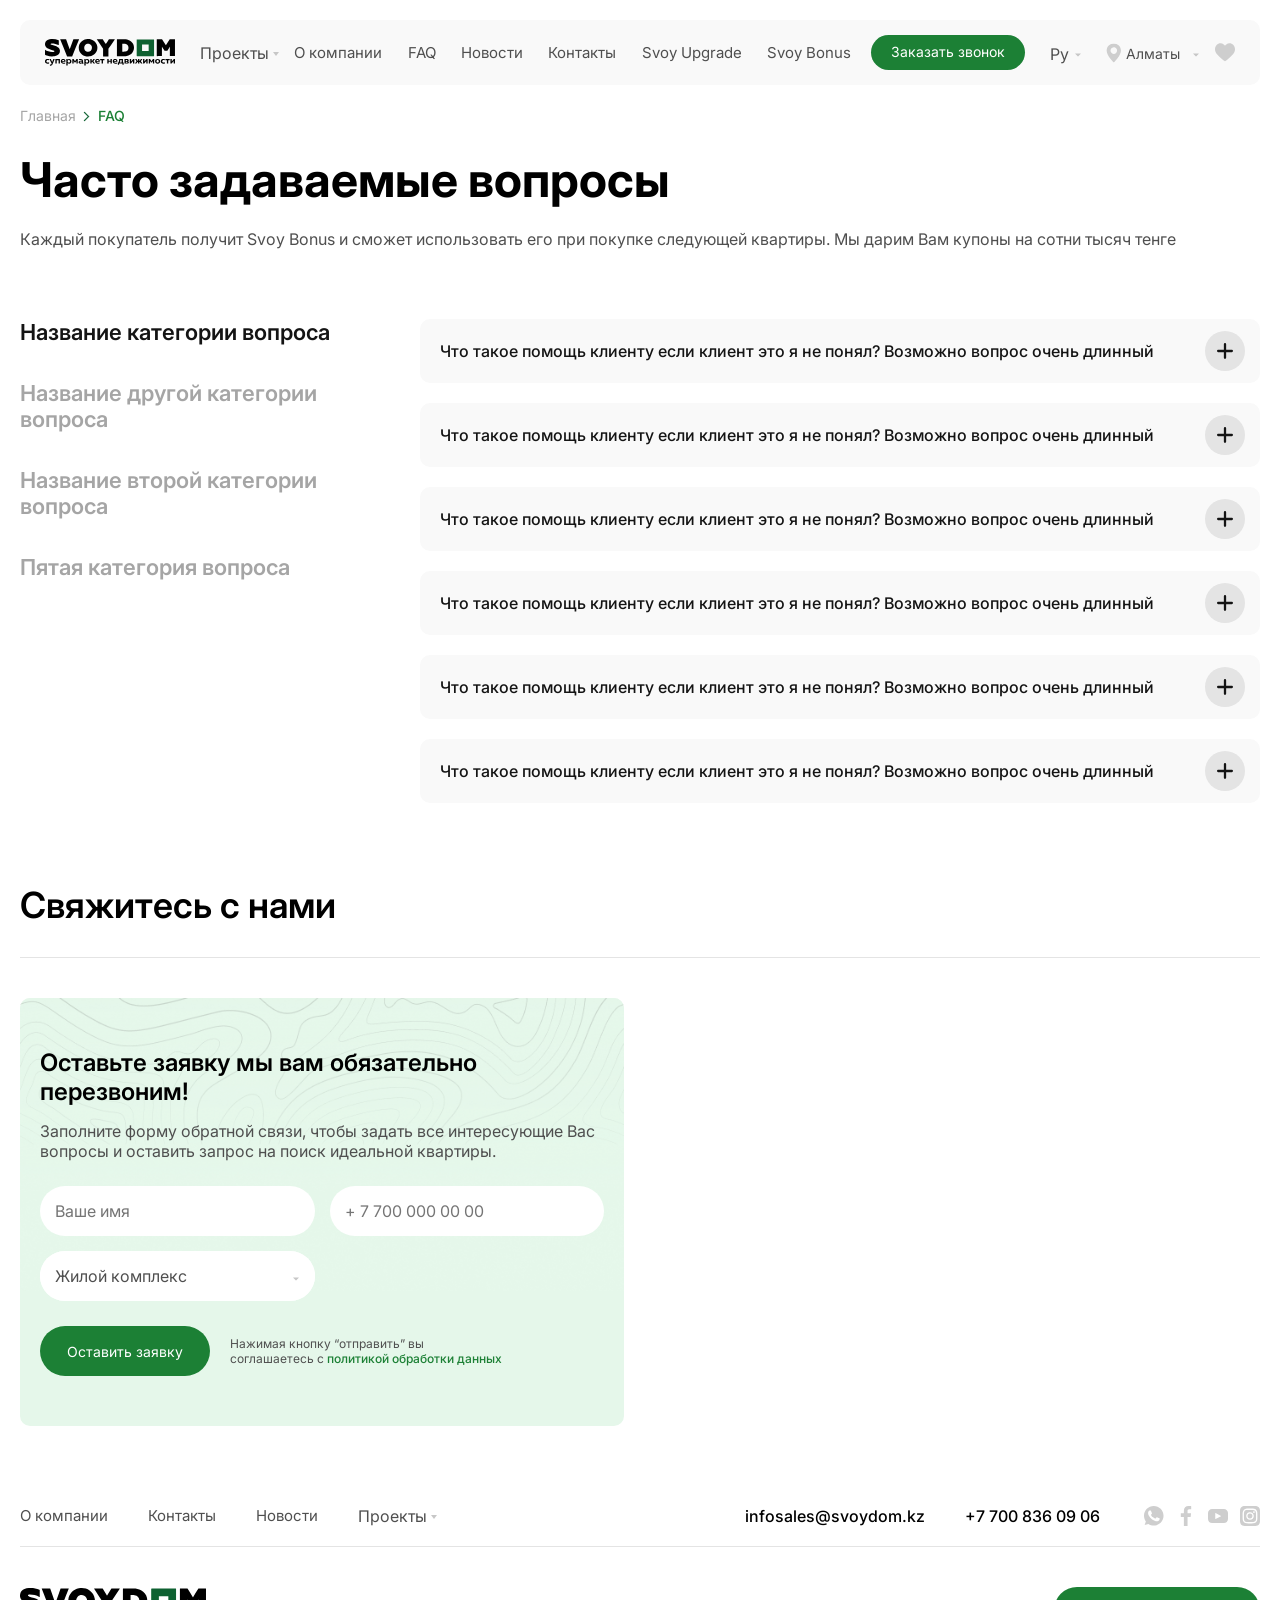
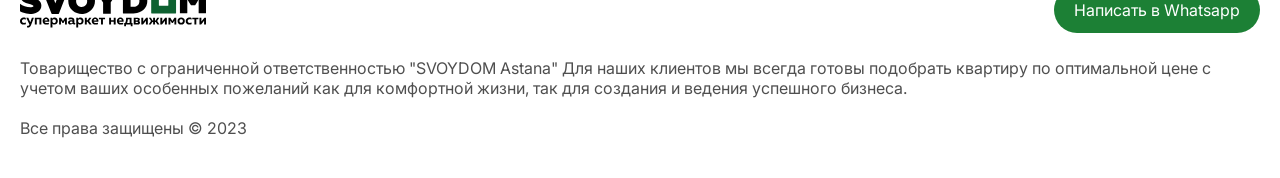
<file: faq.html>
<!DOCTYPE html>
<html lang="ru">
  <head>
    <meta charset="UTF-8" />
    <meta http-equiv="X-UA-Compatible" content="IE=edge" />
    <meta name="viewport" content="width=device-width, initial-scale=1" />
    <meta http-equiv="x-ua-compatible" content="IE=edge" />
    <title>SVOYDOM</title>
    <link
      href="https://fonts.googleapis.com/css2?family=Inter:wght@300;400;500;600;700;800;900&display=swap"
      rel="stylesheet"
    />
    <link rel="stylesheet" href="css/slick.css" />
    <link rel="stylesheet" href="css/slick-theme.css" />
    <link rel="stylesheet" href="css/select2.min.css" />
    <link rel="stylesheet" href="css/nouislider.min.css" />
    <link rel="stylesheet" href="css/aos.css" />
    <link
      rel="stylesheet"
      href="https://cdn.jsdelivr.net/npm/swiper@11/swiper-bundle.min.css"
    />
    <link rel="stylesheet" href="css/style.css" />
  </head>

  <body>
    <header class="header" id="header">
      <div class="wrapper">
        <div class="header-info">
          <a href="index.html" class="logo"
            ><img src="img/logo.svg" alt=""
          /></a>
          <div class="menu-wrap">
            <ul class="main-menu">
              <li>
                <button type="button">Проекты <span>Меню</span></button>
                <ul class="sub-menu">
                  <li><a href="current-projects.html">Текущие проекты</a></li>
                  <li><a href="completed-projects.html">Завершенные</a></li>
                </ul>
              </li>
              <li><a href="about.html">О компании</a></li>
              <li><a href="faq.html">FAQ</a></li>
              <li><a href="news.html">Новости</a></li>
              <li><a href="contacts.html">Контакты</a></li>
              <li><a href="upgrade.html">Svoy Upgrade</a></li>
              <li><a href="upgrade.html">Svoy Bonus</a></li>
            </ul>
            <div class="btn-wrap">
              <a href="#" class="green-btn">Заказать звонок</a>
              <div class="select-wrap lang">
                <select>
                  <option value="1">Ру</option>
                  <option value="2">Кз</option>
                </select>
              </div>
            </div>
          </div>
          <div class="header-buttons">
            <div class="select-wrap icon-select">
              <select>
                <option value="1">Алматы</option>
                <option value="2">Астана</option>
                <option value="3">Атырау</option>
              </select>
            </div>
            <button class="drop-menu">
              <img src="img/drop-icon.svg" alt="" />
            </button>
            <a href="favorites.html" class="favorite-icon">
              <svg
                width="20"
                height="21"
                viewBox="0 0 20 21"
                fill="none"
                xmlns="http://www.w3.org/2000/svg"
              >
                <path
                  d="M18.4134 3.0747C17.3781 1.95181 15.9575 1.33337 14.413 1.33337C13.2585 1.33337 12.2013 1.69837 11.2704 2.41814C10.8008 2.78142 10.3752 3.22595 10 3.7447C9.62492 3.22607 9.19922 2.78142 8.72941 2.41814C7.79875 1.69837 6.74148 1.33337 5.58699 1.33337C4.0425 1.33337 2.62176 1.95181 1.58645 3.0747C0.563516 4.18447 0 5.7006 0 7.34396C0 9.03537 0.630351 10.5837 1.98363 12.2167C3.19426 13.6774 4.93422 15.1603 6.94914 16.8774C7.63719 17.4638 8.41707 18.1284 9.22684 18.8364C9.4408 19.0238 9.71557 19.1271 10 19.127C10.2846 19.127 10.5592 19.0238 10.7729 18.8367C11.5826 18.1286 12.363 17.4636 13.0513 16.8769C15.0659 15.1601 16.8059 13.6774 18.0165 12.2165C19.3698 10.5838 20 9.0354 20 7.3438C20 5.7006 19.4365 4.18447 18.4134 3.0747Z"
                />
              </svg>
            </a>
          </div>
        </div>
      </div>
    </header>

    <div class="breadcrumbs-wrap">
      <div class="wrapper">
        <ul class="breadcrumbs-menu">
          <li><a href="index.html">Главная</a></li>
          <li><span>FAQ</span></li>
        </ul>
      </div>
    </div>

    <div class="faq-wrap">
      <div class="wrapper">
        <h2
          class="main-title"
          data-aos="fade-right"
          data-aos-offset="-100"
          data-aos-delay="100"
          data-aos-duration="800"
          data-aos-easing="ease-in-out"
        >
          Часто задаваемые вопросы
        </h2>
        <p
          class="faq-subtitle"
          class="main-title"
          data-aos="fade-right"
          data-aos-offset="-100"
          data-aos-delay="100"
          data-aos-duration="1200"
          data-aos-easing="ease-in-out"
        >
          Каждый покупатель получит Svoy Bonus и сможет использовать его при
          покупке следующей квартиры. Мы дарим Вам купоны на сотни тысяч тенге
        </p>
        <div class="select-wrap border">
          <select id="tab-select">
            <option value="1" selected>Название категории вопроса</option>
            <option value="2">Название другой категории вопроса</option>
            <option value="3">Название второй категории вопроса</option>
            <option value="4">Пятая категория вопроса</option>
          </select>
        </div>
        <div class="tab-wrap">
          <ul class="tabs-menu">
            <li class="active" data-index="1">
              <a href="#"><span>Название категории вопроса</span></a>
            </li>
            <li data-index="2">
              <a href="#"><span>Название другой категории вопроса</span></a>
            </li>
            <li data-index="3">
              <a href="#"><span>Название второй категории вопроса</span></a>
            </li>
            <li data-index="4">
              <a href="#"><span>Пятая категория вопроса</span></a>
            </li>
          </ul>
          <div class="tab-content-wrap">
            <div class="tab-content active">
              <ul class="accordion-list">
                <li class="accordion-list-item">
                  <div class="item-heading">
                    <p>
                      Что такое помощь клиенту если клиент это я не понял?
                      Возможно вопрос очень длинный
                    </p>
                    <span class="icon"> </span>
                  </div>
                  <div class="item-body">
                    <p>
                      Lorem, ipsum dolor sit amet consectetur adipisicing elit.
                      Aspernatur quam natus minima! Labore consequuntur dolorum
                      similique eligendi officiis facere soluta laborum
                      consectetur repudiandae molestias incidunt doloremque
                      minima sed, pariatur recusandae non nulla nostrum delectus
                      numquam dicta omnis quis id quaerat. Quas voluptas eum
                      accusamus, repellendus consequuntur ipsam dolorum. Enim,
                      eos? Iste aperiam ipsam assumenda repudiandae quas
                      doloribus saepe voluptates obcaecati.
                    </p>
                  </div>
                </li>
                <li class="accordion-list-item">
                  <div class="item-heading">
                    <p>
                      Что такое помощь клиенту если клиент это я не понял?
                      Возможно вопрос очень длинный
                    </p>
                    <span class="icon"> </span>
                  </div>
                  <div class="item-body">
                    <p>
                      Lorem, ipsum dolor sit amet consectetur adipisicing elit.
                      Aspernatur quam natus minima! Labore consequuntur dolorum
                      similique eligendi officiis facere soluta laborum
                      consectetur repudiandae molestias incidunt doloremque
                      minima sed, pariatur recusandae non nulla nostrum delectus
                      numquam dicta omnis quis id quaerat. Quas voluptas eum
                      accusamus, repellendus consequuntur ipsam dolorum. Enim,
                      eos? Iste aperiam ipsam assumenda repudiandae quas
                      doloribus saepe voluptates obcaecati.
                    </p>
                  </div>
                </li>
                <li class="accordion-list-item">
                  <div class="item-heading">
                    <p>
                      Что такое помощь клиенту если клиент это я не понял?
                      Возможно вопрос очень длинный
                    </p>
                    <span class="icon"> </span>
                  </div>
                  <div class="item-body">
                    <p>
                      Lorem, ipsum dolor sit amet consectetur adipisicing elit.
                      Aspernatur quam natus minima! Labore consequuntur dolorum
                      similique eligendi officiis facere soluta laborum
                      consectetur repudiandae molestias incidunt doloremque
                      minima sed, pariatur recusandae non nulla nostrum delectus
                      numquam dicta omnis quis id quaerat. Quas voluptas eum
                      accusamus, repellendus consequuntur ipsam dolorum. Enim,
                      eos? Iste aperiam ipsam assumenda repudiandae quas
                      doloribus saepe voluptates obcaecati.
                    </p>
                  </div>
                </li>
                <li class="accordion-list-item">
                  <div class="item-heading">
                    <p>
                      Что такое помощь клиенту если клиент это я не понял?
                      Возможно вопрос очень длинный
                    </p>
                    <span class="icon"> </span>
                  </div>
                  <div class="item-body">
                    <p>
                      Lorem, ipsum dolor sit amet consectetur adipisicing elit.
                      Aspernatur quam natus minima! Labore consequuntur dolorum
                      similique eligendi officiis facere soluta laborum
                      consectetur repudiandae molestias incidunt doloremque
                      minima sed, pariatur recusandae non nulla nostrum delectus
                      numquam dicta omnis quis id quaerat. Quas voluptas eum
                      accusamus, repellendus consequuntur ipsam dolorum. Enim,
                      eos? Iste aperiam ipsam assumenda repudiandae quas
                      doloribus saepe voluptates obcaecati.
                    </p>
                  </div>
                </li>
                <li class="accordion-list-item">
                  <div class="item-heading">
                    <p>
                      Что такое помощь клиенту если клиент это я не понял?
                      Возможно вопрос очень длинный
                    </p>
                    <span class="icon"> </span>
                  </div>
                  <div class="item-body">
                    <p>
                      Lorem, ipsum dolor sit amet consectetur adipisicing elit.
                      Aspernatur quam natus minima! Labore consequuntur dolorum
                      similique eligendi officiis facere soluta laborum
                      consectetur repudiandae molestias incidunt doloremque
                      minima sed, pariatur recusandae non nulla nostrum delectus
                      numquam dicta omnis quis id quaerat. Quas voluptas eum
                      accusamus, repellendus consequuntur ipsam dolorum. Enim,
                      eos? Iste aperiam ipsam assumenda repudiandae quas
                      doloribus saepe voluptates obcaecati.
                    </p>
                  </div>
                </li>
                <li class="accordion-list-item">
                  <div class="item-heading">
                    <p>
                      Что такое помощь клиенту если клиент это я не понял?
                      Возможно вопрос очень длинный
                    </p>
                    <span class="icon"> </span>
                  </div>
                  <div class="item-body">
                    <p>
                      Lorem, ipsum dolor sit amet consectetur adipisicing elit.
                      Aspernatur quam natus minima! Labore consequuntur dolorum
                      similique eligendi officiis facere soluta laborum
                      consectetur repudiandae molestias incidunt doloremque
                      minima sed, pariatur recusandae non nulla nostrum delectus
                      numquam dicta omnis quis id quaerat. Quas voluptas eum
                      accusamus, repellendus consequuntur ipsam dolorum. Enim,
                      eos? Iste aperiam ipsam assumenda repudiandae quas
                      doloribus saepe voluptates obcaecati.
                    </p>
                  </div>
                </li>
              </ul>
            </div>
            <div class="tab-content">
              <ul class="accordion-list">
                <li class="accordion-list-item">
                  <div class="item-heading">
                    <p>
                      2 Что такое помощь клиенту если клиент это я не понял?
                      Возможно вопрос очень длинный
                    </p>
                    <span class="icon"> </span>
                  </div>
                  <div class="item-body">
                    <p>
                      Lorem, ipsum dolor sit amet consectetur adipisicing elit.
                      Aspernatur quam natus minima! Labore consequuntur dolorum
                      similique eligendi officiis facere soluta laborum
                      consectetur repudiandae molestias incidunt doloremque
                      minima sed, pariatur recusandae non nulla nostrum delectus
                      numquam dicta omnis quis id quaerat. Quas voluptas eum
                      accusamus, repellendus consequuntur ipsam dolorum. Enim,
                      eos? Iste aperiam ipsam assumenda repudiandae quas
                      doloribus saepe voluptates obcaecati.
                    </p>
                  </div>
                </li>
                <li class="accordion-list-item">
                  <div class="item-heading">
                    <p>
                      Что такое помощь клиенту если клиент это я не понял?
                      Возможно вопрос очень длинный
                    </p>
                    <span class="icon"> </span>
                  </div>
                  <div class="item-body">
                    <p>
                      Lorem, ipsum dolor sit amet consectetur adipisicing elit.
                      Aspernatur quam natus minima! Labore consequuntur dolorum
                      similique eligendi officiis facere soluta laborum
                      consectetur repudiandae molestias incidunt doloremque
                      minima sed, pariatur recusandae non nulla nostrum delectus
                      numquam dicta omnis quis id quaerat. Quas voluptas eum
                      accusamus, repellendus consequuntur ipsam dolorum. Enim,
                      eos? Iste aperiam ipsam assumenda repudiandae quas
                      doloribus saepe voluptates obcaecati.
                    </p>
                  </div>
                </li>
                <li class="accordion-list-item">
                  <div class="item-heading">
                    <p>
                      Что такое помощь клиенту если клиент это я не понял?
                      Возможно вопрос очень длинный
                    </p>
                    <span class="icon"> </span>
                  </div>
                  <div class="item-body">
                    <p>
                      Lorem, ipsum dolor sit amet consectetur adipisicing elit.
                      Aspernatur quam natus minima! Labore consequuntur dolorum
                      similique eligendi officiis facere soluta laborum
                      consectetur repudiandae molestias incidunt doloremque
                      minima sed, pariatur recusandae non nulla nostrum delectus
                      numquam dicta omnis quis id quaerat. Quas voluptas eum
                      accusamus, repellendus consequuntur ipsam dolorum. Enim,
                      eos? Iste aperiam ipsam assumenda repudiandae quas
                      doloribus saepe voluptates obcaecati.
                    </p>
                  </div>
                </li>
                <li class="accordion-list-item">
                  <div class="item-heading">
                    <p>
                      Что такое помощь клиенту если клиент это я не понял?
                      Возможно вопрос очень длинный
                    </p>
                    <span class="icon"> </span>
                  </div>
                  <div class="item-body">
                    <p>
                      Lorem, ipsum dolor sit amet consectetur adipisicing elit.
                      Aspernatur quam natus minima! Labore consequuntur dolorum
                      similique eligendi officiis facere soluta laborum
                      consectetur repudiandae molestias incidunt doloremque
                      minima sed, pariatur recusandae non nulla nostrum delectus
                      numquam dicta omnis quis id quaerat. Quas voluptas eum
                      accusamus, repellendus consequuntur ipsam dolorum. Enim,
                      eos? Iste aperiam ipsam assumenda repudiandae quas
                      doloribus saepe voluptates obcaecati.
                    </p>
                  </div>
                </li>
                <li class="accordion-list-item">
                  <div class="item-heading">
                    <p>
                      Что такое помощь клиенту если клиент это я не понял?
                      Возможно вопрос очень длинный
                    </p>
                    <span class="icon"> </span>
                  </div>
                  <div class="item-body">
                    <p>
                      Lorem, ipsum dolor sit amet consectetur adipisicing elit.
                      Aspernatur quam natus minima! Labore consequuntur dolorum
                      similique eligendi officiis facere soluta laborum
                      consectetur repudiandae molestias incidunt doloremque
                      minima sed, pariatur recusandae non nulla nostrum delectus
                      numquam dicta omnis quis id quaerat. Quas voluptas eum
                      accusamus, repellendus consequuntur ipsam dolorum. Enim,
                      eos? Iste aperiam ipsam assumenda repudiandae quas
                      doloribus saepe voluptates obcaecati.
                    </p>
                  </div>
                </li>
                <li class="accordion-list-item">
                  <div class="item-heading">
                    <p>
                      Что такое помощь клиенту если клиент это я не понял?
                      Возможно вопрос очень длинный
                    </p>
                    <span class="icon"> </span>
                  </div>
                  <div class="item-body">
                    <p>
                      Lorem, ipsum dolor sit amet consectetur adipisicing elit.
                      Aspernatur quam natus minima! Labore consequuntur dolorum
                      similique eligendi officiis facere soluta laborum
                      consectetur repudiandae molestias incidunt doloremque
                      minima sed, pariatur recusandae non nulla nostrum delectus
                      numquam dicta omnis quis id quaerat. Quas voluptas eum
                      accusamus, repellendus consequuntur ipsam dolorum. Enim,
                      eos? Iste aperiam ipsam assumenda repudiandae quas
                      doloribus saepe voluptates obcaecati.
                    </p>
                  </div>
                </li>
              </ul>
            </div>
            <div class="tab-content">
              <ul class="accordion-list">
                <li class="accordion-list-item">
                  <div class="item-heading">
                    <p>
                      3 Что такое помощь клиенту если клиент это я не понял?
                      Возможно вопрос очень длинный
                    </p>
                    <span class="icon"> </span>
                  </div>
                  <div class="item-body">
                    <p>
                      Lorem, ipsum dolor sit amet consectetur adipisicing elit.
                      Aspernatur quam natus minima! Labore consequuntur dolorum
                      similique eligendi officiis facere soluta laborum
                      consectetur repudiandae molestias incidunt doloremque
                      minima sed, pariatur recusandae non nulla nostrum delectus
                      numquam dicta omnis quis id quaerat. Quas voluptas eum
                      accusamus, repellendus consequuntur ipsam dolorum. Enim,
                      eos? Iste aperiam ipsam assumenda repudiandae quas
                      doloribus saepe voluptates obcaecati.
                    </p>
                  </div>
                </li>
                <li class="accordion-list-item">
                  <div class="item-heading">
                    <p>
                      Что такое помощь клиенту если клиент это я не понял?
                      Возможно вопрос очень длинный
                    </p>
                    <span class="icon"> </span>
                  </div>
                  <div class="item-body">
                    <p>
                      Lorem, ipsum dolor sit amet consectetur adipisicing elit.
                      Aspernatur quam natus minima! Labore consequuntur dolorum
                      similique eligendi officiis facere soluta laborum
                      consectetur repudiandae molestias incidunt doloremque
                      minima sed, pariatur recusandae non nulla nostrum delectus
                      numquam dicta omnis quis id quaerat. Quas voluptas eum
                      accusamus, repellendus consequuntur ipsam dolorum. Enim,
                      eos? Iste aperiam ipsam assumenda repudiandae quas
                      doloribus saepe voluptates obcaecati.
                    </p>
                  </div>
                </li>
                <li class="accordion-list-item">
                  <div class="item-heading">
                    <p>
                      Что такое помощь клиенту если клиент это я не понял?
                      Возможно вопрос очень длинный
                    </p>
                    <span class="icon"> </span>
                  </div>
                  <div class="item-body">
                    <p>
                      Lorem, ipsum dolor sit amet consectetur adipisicing elit.
                      Aspernatur quam natus minima! Labore consequuntur dolorum
                      similique eligendi officiis facere soluta laborum
                      consectetur repudiandae molestias incidunt doloremque
                      minima sed, pariatur recusandae non nulla nostrum delectus
                      numquam dicta omnis quis id quaerat. Quas voluptas eum
                      accusamus, repellendus consequuntur ipsam dolorum. Enim,
                      eos? Iste aperiam ipsam assumenda repudiandae quas
                      doloribus saepe voluptates obcaecati.
                    </p>
                  </div>
                </li>
                <li class="accordion-list-item">
                  <div class="item-heading">
                    <p>
                      Что такое помощь клиенту если клиент это я не понял?
                      Возможно вопрос очень длинный
                    </p>
                    <span class="icon"> </span>
                  </div>
                  <div class="item-body">
                    <p>
                      Lorem, ipsum dolor sit amet consectetur adipisicing elit.
                      Aspernatur quam natus minima! Labore consequuntur dolorum
                      similique eligendi officiis facere soluta laborum
                      consectetur repudiandae molestias incidunt doloremque
                      minima sed, pariatur recusandae non nulla nostrum delectus
                      numquam dicta omnis quis id quaerat. Quas voluptas eum
                      accusamus, repellendus consequuntur ipsam dolorum. Enim,
                      eos? Iste aperiam ipsam assumenda repudiandae quas
                      doloribus saepe voluptates obcaecati.
                    </p>
                  </div>
                </li>
                <li class="accordion-list-item">
                  <div class="item-heading">
                    <p>
                      Что такое помощь клиенту если клиент это я не понял?
                      Возможно вопрос очень длинный
                    </p>
                    <span class="icon"> </span>
                  </div>
                  <div class="item-body">
                    <p>
                      Lorem, ipsum dolor sit amet consectetur adipisicing elit.
                      Aspernatur quam natus minima! Labore consequuntur dolorum
                      similique eligendi officiis facere soluta laborum
                      consectetur repudiandae molestias incidunt doloremque
                      minima sed, pariatur recusandae non nulla nostrum delectus
                      numquam dicta omnis quis id quaerat. Quas voluptas eum
                      accusamus, repellendus consequuntur ipsam dolorum. Enim,
                      eos? Iste aperiam ipsam assumenda repudiandae quas
                      doloribus saepe voluptates obcaecati.
                    </p>
                  </div>
                </li>
                <li class="accordion-list-item">
                  <div class="item-heading">
                    <p>
                      Что такое помощь клиенту если клиент это я не понял?
                      Возможно вопрос очень длинный
                    </p>
                    <span class="icon"> </span>
                  </div>
                  <div class="item-body">
                    <p>
                      Lorem, ipsum dolor sit amet consectetur adipisicing elit.
                      Aspernatur quam natus minima! Labore consequuntur dolorum
                      similique eligendi officiis facere soluta laborum
                      consectetur repudiandae molestias incidunt doloremque
                      minima sed, pariatur recusandae non nulla nostrum delectus
                      numquam dicta omnis quis id quaerat. Quas voluptas eum
                      accusamus, repellendus consequuntur ipsam dolorum. Enim,
                      eos? Iste aperiam ipsam assumenda repudiandae quas
                      doloribus saepe voluptates obcaecati.
                    </p>
                  </div>
                </li>
              </ul>
            </div>
            <div class="tab-content">
              <ul class="accordion-list">
                <li class="accordion-list-item">
                  <div class="item-heading">
                    <p>
                      4 Что такое помощь клиенту если клиент это я не понял?
                      Возможно вопрос очень длинный
                    </p>
                    <span class="icon"> </span>
                  </div>
                  <div class="item-body">
                    <p>
                      Lorem, ipsum dolor sit amet consectetur adipisicing elit.
                      Aspernatur quam natus minima! Labore consequuntur dolorum
                      similique eligendi officiis facere soluta laborum
                      consectetur repudiandae molestias incidunt doloremque
                      minima sed, pariatur recusandae non nulla nostrum delectus
                      numquam dicta omnis quis id quaerat. Quas voluptas eum
                      accusamus, repellendus consequuntur ipsam dolorum. Enim,
                      eos? Iste aperiam ipsam assumenda repudiandae quas
                      doloribus saepe voluptates obcaecati.
                    </p>
                  </div>
                </li>
                <li class="accordion-list-item">
                  <div class="item-heading">
                    <p>
                      Что такое помощь клиенту если клиент это я не понял?
                      Возможно вопрос очень длинный
                    </p>
                    <span class="icon"> </span>
                  </div>
                  <div class="item-body">
                    <p>
                      Lorem, ipsum dolor sit amet consectetur adipisicing elit.
                      Aspernatur quam natus minima! Labore consequuntur dolorum
                      similique eligendi officiis facere soluta laborum
                      consectetur repudiandae molestias incidunt doloremque
                      minima sed, pariatur recusandae non nulla nostrum delectus
                      numquam dicta omnis quis id quaerat. Quas voluptas eum
                      accusamus, repellendus consequuntur ipsam dolorum. Enim,
                      eos? Iste aperiam ipsam assumenda repudiandae quas
                      doloribus saepe voluptates obcaecati.
                    </p>
                  </div>
                </li>
                <li class="accordion-list-item">
                  <div class="item-heading">
                    <p>
                      Что такое помощь клиенту если клиент это я не понял?
                      Возможно вопрос очень длинный
                    </p>
                    <span class="icon"> </span>
                  </div>
                  <div class="item-body">
                    <p>
                      Lorem, ipsum dolor sit amet consectetur adipisicing elit.
                      Aspernatur quam natus minima! Labore consequuntur dolorum
                      similique eligendi officiis facere soluta laborum
                      consectetur repudiandae molestias incidunt doloremque
                      minima sed, pariatur recusandae non nulla nostrum delectus
                      numquam dicta omnis quis id quaerat. Quas voluptas eum
                      accusamus, repellendus consequuntur ipsam dolorum. Enim,
                      eos? Iste aperiam ipsam assumenda repudiandae quas
                      doloribus saepe voluptates obcaecati.
                    </p>
                  </div>
                </li>
                <li class="accordion-list-item">
                  <div class="item-heading">
                    <p>
                      Что такое помощь клиенту если клиент это я не понял?
                      Возможно вопрос очень длинный
                    </p>
                    <span class="icon"> </span>
                  </div>
                  <div class="item-body">
                    <p>
                      Lorem, ipsum dolor sit amet consectetur adipisicing elit.
                      Aspernatur quam natus minima! Labore consequuntur dolorum
                      similique eligendi officiis facere soluta laborum
                      consectetur repudiandae molestias incidunt doloremque
                      minima sed, pariatur recusandae non nulla nostrum delectus
                      numquam dicta omnis quis id quaerat. Quas voluptas eum
                      accusamus, repellendus consequuntur ipsam dolorum. Enim,
                      eos? Iste aperiam ipsam assumenda repudiandae quas
                      doloribus saepe voluptates obcaecati.
                    </p>
                  </div>
                </li>
                <li class="accordion-list-item">
                  <div class="item-heading">
                    <p>
                      Что такое помощь клиенту если клиент это я не понял?
                      Возможно вопрос очень длинный
                    </p>
                    <span class="icon"> </span>
                  </div>
                  <div class="item-body">
                    <p>
                      Lorem, ipsum dolor sit amet consectetur adipisicing elit.
                      Aspernatur quam natus minima! Labore consequuntur dolorum
                      similique eligendi officiis facere soluta laborum
                      consectetur repudiandae molestias incidunt doloremque
                      minima sed, pariatur recusandae non nulla nostrum delectus
                      numquam dicta omnis quis id quaerat. Quas voluptas eum
                      accusamus, repellendus consequuntur ipsam dolorum. Enim,
                      eos? Iste aperiam ipsam assumenda repudiandae quas
                      doloribus saepe voluptates obcaecati.
                    </p>
                  </div>
                </li>
                <li class="accordion-list-item">
                  <div class="item-heading">
                    <p>
                      Что такое помощь клиенту если клиент это я не понял?
                      Возможно вопрос очень длинный
                    </p>
                    <span class="icon"> </span>
                  </div>
                  <div class="item-body">
                    <p>
                      Lorem, ipsum dolor sit amet consectetur adipisicing elit.
                      Aspernatur quam natus minima! Labore consequuntur dolorum
                      similique eligendi officiis facere soluta laborum
                      consectetur repudiandae molestias incidunt doloremque
                      minima sed, pariatur recusandae non nulla nostrum delectus
                      numquam dicta omnis quis id quaerat. Quas voluptas eum
                      accusamus, repellendus consequuntur ipsam dolorum. Enim,
                      eos? Iste aperiam ipsam assumenda repudiandae quas
                      doloribus saepe voluptates obcaecati.
                    </p>
                  </div>
                </li>
              </ul>
            </div>
          </div>
        </div>
      </div>
    </div>

    <div class="contact-us">
      <div class="wrapper">
        <div class="title-wrap">
          <h2
            class="main-title"
            data-aos="fade-right"
            data-aos-offset="-100"
            data-aos-delay="100"
            data-aos-duration="800"
            data-aos-easing="ease-in-out"
          >
            Свяжитесь с нами
          </h2>
        </div>
        <div class="contact-info-wrap">
          <div class="contact-form-wrap">
            <img src="img/contact-bg.png" alt="" class="bg" />
            <h3>Оставьте заявку мы вам обязательно перезвоним!</h3>
            <p>
              Заполните форму обратной связи, чтобы задать все интересующие Вас
              вопросы и оставить запрос на поиск идеальной квартиры.
            </p>
            <form class="contact-form">
              <div class="inputs">
                <input type="text" placeholder="Ваше имя" />
                <input
                  type="tel"
                  class="phone-number-input"
                  placeholder="+ 7 700 000 00 00"
                />
                <div class="select-wrap">
                  <select>
                    <option value="1">Жилой комплекс</option>
                    <option value="2">Первый</option>
                    <option value="3">Второй</option>
                  </select>
                </div>
              </div>
              <div class="btn-wrap">
                <button class="green-btn" type="button">Оставить заявку</button>
                <p>
                  Нажимая кнопку “отправить” вы соглашаетесь с
                  <a href="#"> политикой обработки данных</a>
                </p>
              </div>
            </form>
          </div>
          <div id="map2"></div>
        </div>
      </div>
    </div>

    <footer class="footer">
      <div class="wrapper">
        <div class="footer-top">
          <div class="footer-menu-wrap">
            <a href="index.html" class="footer-logo hide">
              <img src="img/logo.svg" alt="" />
            </a>
            <ul class="main-menu">
              <li><a href="about.html">О компании</a></li>
              <li><a href="contacts.html">Контакты</a></li>
              <li><a href="news.html">Новости</a></li>
              <li>
                <button type="button">Проекты</button>
                <ul class="sub-menu">
                  <li><a href="current-projects.html">Текущие проекты</a></li>
                  <li><a href="completed-projects.html">Завершенные</a></li>
                </ul>
              </li>
            </ul>
            <ul class="social-menu">
              <li>
                <a href="#"></a>
              </li>
              <li>
                <a href="#"></a>
              </li>
              <li>
                <a href="#"></a>
              </li>
              <li>
                <a href="#"></a>
              </li>
            </ul>
          </div>
          <div class="links">
            <a href="mailto:infosales@svoydom.kz">infosales@svoydom.kz</a>
            <a href="tel:+77008360906">+7 700 836 09 06</a>
          </div>
        </div>
        <div class="footer-bottom">
          <div class="top">
            <a href="index.html" class="footer-logo">
              <img src="img/logo.svg" alt="" />
            </a>
            <a href="#" class="green-btn">Написать в Whatsapp</a>
          </div>
          <p>
            Товарищество с ограниченной ответственностью "SVOYDOM Astana" Для
            наших клиентов мы всегда готовы подобрать квартиру по оптимальной
            цене с учетом ваших особенных пожеланий как для комфортной жизни,
            так для создания и ведения успешного бизнеса.
          </p>
          <p>Все права защищены &copy; 2023</p>
        </div>
      </div>
    </footer>

    <a href="#header" class="top-scroll">
      <span class="icon">
        <svg
          width="16"
          height="9"
          viewBox="0 0 16 9"
          fill="none"
          xmlns="http://www.w3.org/2000/svg"
        >
          <path
            d="M7.99997 6.99385e-07C8.09548 -0.000101352 8.19008 0.0192601 8.27832 0.0569722C8.36656 0.0946834 8.4467 0.150001 8.51415 0.219749L15.7869 7.71971C16.071 8.01277 16.071 8.48733 15.7869 8.7802C15.5027 9.07308 15.0425 9.07327 14.7585 8.7802L7.99997 1.81049L1.24143 8.78021C0.957251 9.07327 0.497068 9.07327 0.213069 8.78021C-0.0709305 8.48714 -0.0711137 8.01259 0.213069 7.71971L7.48578 0.219749C7.55323 0.150001 7.63338 0.0946834 7.72162 0.0569723C7.80986 0.0192602 7.90445 -0.000101335 7.99997 6.99385e-07Z"
          />
        </svg>
      </span>
      <span class="text">Наверх</span>
    </a>

    <script src="js/jquery-3.4.1.min.js"></script>
    <script src="js/slick.min.js"></script>
    <script src="js/gsap.min.js"></script>
    <script src="js/ScrollTrigger.min.js"></script>
    <script src="js/jquery.inputmask.bundle.min.js"></script>
    <script src="js/jquery.validate.js"></script>
    <script src="js/select2.min.js"></script>
    <script src="js/nouislider.min.js"></script>
    <script src="js/aos.js"></script>
    <script src="js/jquery.magnific-popup.min.js"></script>
    <script src="js/jquery.smooth-scroll.min.js"></script>
    <script src="https://cdn.jsdelivr.net/npm/swiper@11/swiper-bundle.min.js"></script>
    <script src="js/script.js"></script>

    <script src="https://api-maps.yandex.ru/2.1/?lang=ru_RU"></script>

    <script>
      let center2 = [55.707076, 37.385825];
      let center3 = [55.847076, 37.485825];
      let center4 = [55.687076, 36.885825];

      function init() {
        let map = new ymaps.Map("map2", {
          center: center2,
          zoom: 9,
          controls: [],
        });

        let placemark2 = new ymaps.Placemark(
          center2,
          {
            balloonContent: `
            
    <div class="balloon-wrap">
      <div class="img-wrap">
        <img src="img/balloon-img.jpg" alt="" />
      </div>
      <div class="bottom-wrap">
      <span class="address"
        >Адрес г. Алматы ул. Макатаева 129в, Алматы 050000</span
      >
    </div>
    </div>
            
            `,
          },
          {
            iconLayout: "default#image",
            iconImageHref: "img/map-marker.svg",
            iconImageOffset: [0, 0],
            iconImageSize: [100, 34],
            hideIconOnBalloonOpen: false,
          }
        );

        map.geoObjects.add(placemark2);
        map.behaviors.disable("scrollZoom");
      }
      ymaps.ready(init);
    </script>
  </body>
</html>
</file>
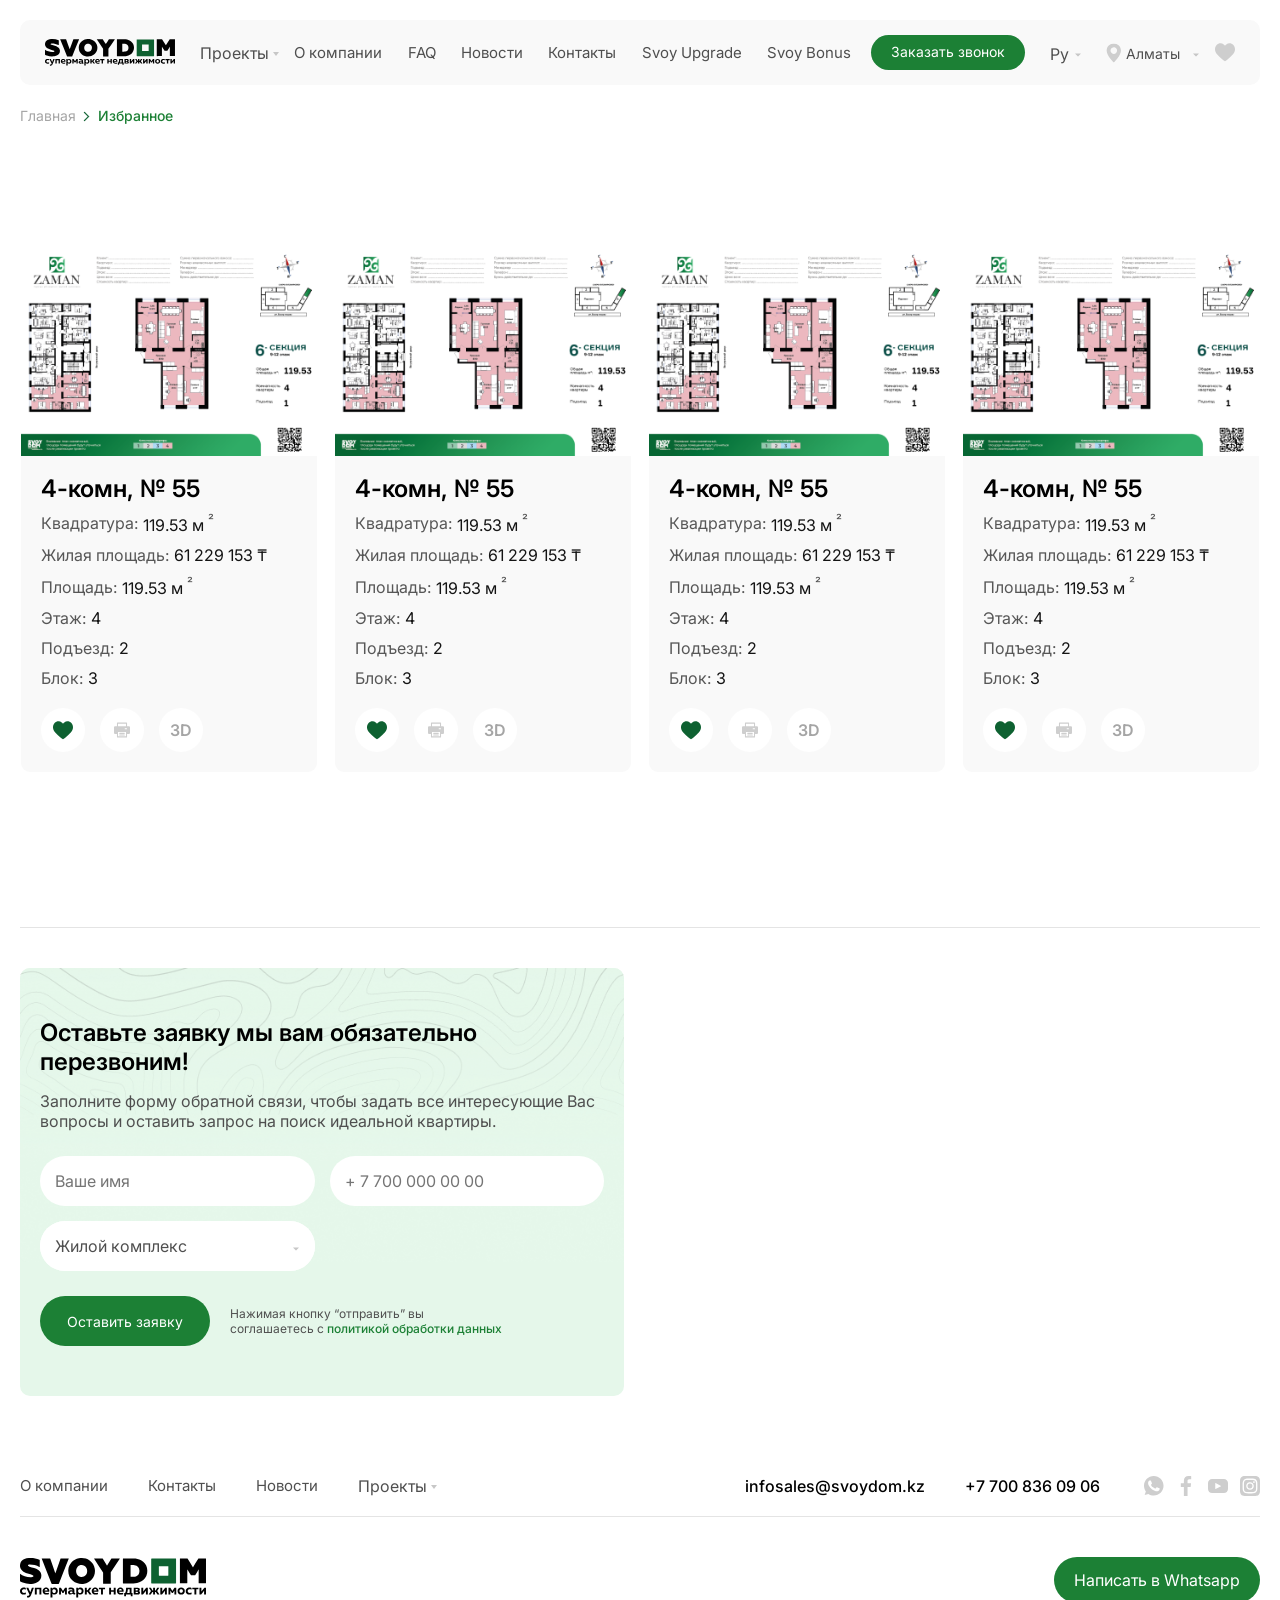
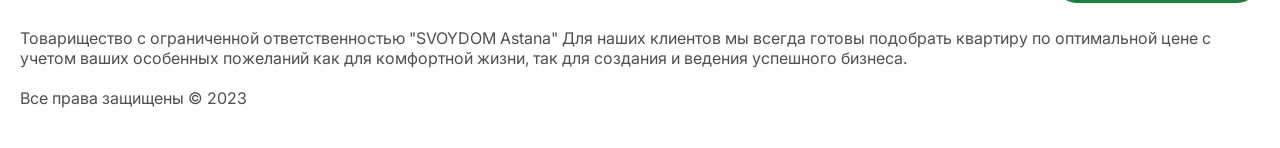
<file: favorites.html>
<!DOCTYPE html>
<html lang="ru">
  <head>
    <meta charset="UTF-8" />
    <meta http-equiv="X-UA-Compatible" content="IE=edge" />
    <meta name="viewport" content="width=device-width, initial-scale=1" />
    <meta http-equiv="x-ua-compatible" content="IE=edge" />
    <title>SVOYDOM</title>
    <link
      href="https://fonts.googleapis.com/css2?family=Inter:wght@300;400;500;600;700;800;900&display=swap"
      rel="stylesheet"
    />
    <link rel="stylesheet" href="css/slick.css" />
    <link rel="stylesheet" href="css/slick-theme.css" />
    <link rel="stylesheet" href="css/select2.min.css" />
    <link rel="stylesheet" href="css/nouislider.min.css" />
    <link rel="stylesheet" href="css/aos.css" />
    <link rel="stylesheet" href="css/style.css" />
  </head>

  <body>
    <header class="header" id="header">
      <div class="wrapper">
        <div class="header-info">
          <a href="index.html" class="logo"
            ><img src="img/logo.svg" alt=""
          /></a>
          <div class="menu-wrap">
            <ul class="main-menu">
              <li>
                <button type="button">Проекты <span>Меню</span></button>
                <ul class="sub-menu">
                  <li><a href="current-projects.html">Текущие проекты</a></li>
                  <li><a href="completed-projects.html">Завершенные</a></li>
                </ul>
              </li>
              <li><a href="about.html">О компании</a></li>
              <li><a href="faq.html">FAQ</a></li>
              <li><a href="news.html">Новости</a></li>
              <li><a href="contacts.html">Контакты</a></li>
              <li><a href="upgrade.html">Svoy Upgrade</a></li>
              <li><a href="upgrade.html">Svoy Bonus</a></li>
            </ul>
            <div class="btn-wrap">
              <a href="#" class="green-btn">Заказать звонок</a>
              <div class="select-wrap lang">
                <select>
                  <option value="1">Ру</option>
                  <option value="2">Кз</option>
                </select>
              </div>
            </div>
          </div>
          <div class="header-buttons">
            <div class="select-wrap icon-select">
              <select>
                <option value="1">Алматы</option>
                <option value="2">Астана</option>
                <option value="3">Атырау</option>
              </select>
            </div>
            <button class="drop-menu">
              <img src="img/drop-icon.svg" alt="" />
            </button>
            <a href="favorites.html" class="favorite-icon">
              <svg
                width="20"
                height="21"
                viewBox="0 0 20 21"
                fill="none"
                xmlns="http://www.w3.org/2000/svg"
              >
                <path
                  d="M18.4134 3.0747C17.3781 1.95181 15.9575 1.33337 14.413 1.33337C13.2585 1.33337 12.2013 1.69837 11.2704 2.41814C10.8008 2.78142 10.3752 3.22595 10 3.7447C9.62492 3.22607 9.19922 2.78142 8.72941 2.41814C7.79875 1.69837 6.74148 1.33337 5.58699 1.33337C4.0425 1.33337 2.62176 1.95181 1.58645 3.0747C0.563516 4.18447 0 5.7006 0 7.34396C0 9.03537 0.630351 10.5837 1.98363 12.2167C3.19426 13.6774 4.93422 15.1603 6.94914 16.8774C7.63719 17.4638 8.41707 18.1284 9.22684 18.8364C9.4408 19.0238 9.71557 19.1271 10 19.127C10.2846 19.127 10.5592 19.0238 10.7729 18.8367C11.5826 18.1286 12.363 17.4636 13.0513 16.8769C15.0659 15.1601 16.8059 13.6774 18.0165 12.2165C19.3698 10.5838 20 9.0354 20 7.3438C20 5.7006 19.4365 4.18447 18.4134 3.0747Z"
                />
              </svg>
            </a>
          </div>
        </div>
      </div>
    </header>

    <div class="breadcrumbs-wrap">
      <div class="wrapper">
        <ul class="breadcrumbs-menu">
          <li><a href="index.html">Главная</a></li>
          <li><span>Избранное</span></li>
        </ul>
      </div>
    </div>

    <div class="favorite-wrap">
      <div class="wrapper">
        <h2
          class="main-title"
          data-aos="fade-right"
          data-aos-offset="-100"
          data-aos-delay="500"
          data-aos-duration="800"
          data-aos-easing="ease-in-out"
        >
          Избранное
        </h2>
        <div class="favorites-items">
          <div class="favorites-item">
            <a href="#" class="img-wrap">
              <img src="img/favorites-img.png" alt="" />
            </a>
            <div class="text-wrap">
              <b>4-комн, № 55</b>
              <ul class="favorite-info-list">
                <li>
                  <span>Квадратура:</span>
                  <span class="black">119.53 м <sup>²</sup></span>
                </li>
                <li>
                  <span>Жилая площадь:</span>
                  <span class="black">61 229 153 ₸</span>
                </li>
                <li>
                  <span>Площадь:</span>
                  <span class="black">119.53 м <sup>²</sup></span>
                </li>
                <li>
                  <span>Этаж: </span>
                  <span class="black">4</span>
                </li>
                <li>
                  <span>Подъезд:</span>
                  <span class="black">2</span>
                </li>
                <li>
                  <span>Блок:</span>
                  <span class="black">3</span>
                </li>
              </ul>
              <div class="icons">
                <span class="icon">
                  <svg
                    class="favorite-icon"
                    width="20"
                    height="21"
                    viewBox="0 0 20 21"
                    fill="none"
                    xmlns="http://www.w3.org/2000/svg"
                  >
                    <path
                      d="M18.4134 3.0747C17.3781 1.95181 15.9575 1.33337 14.413 1.33337C13.2585 1.33337 12.2013 1.69837 11.2704 2.41814C10.8008 2.78142 10.3752 3.22595 10 3.7447C9.62492 3.22607 9.19922 2.78142 8.72941 2.41814C7.79875 1.69837 6.74148 1.33337 5.58699 1.33337C4.0425 1.33337 2.62176 1.95181 1.58645 3.0747C0.563516 4.18447 0 5.7006 0 7.34396C0 9.03537 0.630351 10.5837 1.98363 12.2167C3.19426 13.6774 4.93422 15.1603 6.94914 16.8774C7.63719 17.4638 8.41707 18.1284 9.22684 18.8364C9.4408 19.0238 9.71557 19.1271 10 19.127C10.2846 19.127 10.5592 19.0238 10.7729 18.8367C11.5826 18.1286 12.363 17.4636 13.0513 16.8769C15.0659 15.1601 16.8059 13.6774 18.0165 12.2165C19.3698 10.5838 20 9.0354 20 7.3438C20 5.7006 19.4365 4.18447 18.4134 3.0747Z"
                    />
                  </svg>
                </span>
                <span class="icon">
                  <svg
                    class="print"
                    width="16"
                    height="16"
                    viewBox="0 0 16 16"
                    fill="none"
                    xmlns="http://www.w3.org/2000/svg"
                  >
                    <g clip-path="url(#clip0_1054_6662)">
                      <path
                        d="M10.3118 12.4948H5.68959C5.39506 12.4948 5.15625 12.7336 5.15625 13.0282C5.15625 13.3227 5.39503 13.5615 5.68959 13.5615H10.3118C10.6063 13.5615 10.8452 13.3227 10.8452 13.0282C10.8452 12.7336 10.6064 12.4948 10.3118 12.4948ZM10.3118 10.8127H5.68959C5.39506 10.8127 5.15625 11.0515 5.15625 11.346C5.15625 11.6406 5.39503 11.8794 5.68959 11.8794H10.3118C10.6063 11.8794 10.8452 11.6406 10.8452 11.346C10.8452 11.0515 10.6064 10.8127 10.3118 10.8127Z"
                      />
                      <path
                        d="M14.7556 4.18458H13.0586V1.09786C13.0586 0.803327 12.8198 0.564514 12.5253 0.564514H3.47475C3.18022 0.564514 2.94141 0.803295 2.94141 1.09786V4.18458H1.24444C0.55825 4.18458 0 4.74286 0 5.42905V10.7947C0 11.4809 0.55825 12.0392 1.24444 12.0392H2.9415V14.9021C2.9415 15.1966 3.18028 15.4355 3.47484 15.4355H12.5252C12.8197 15.4355 13.0585 15.1967 13.0585 14.9021V12.0392H14.7556C15.4418 12.0392 16 11.4809 16 10.7947V5.42905C16 4.74289 15.4418 4.18458 14.7556 4.18458ZM4.00806 1.6312H11.9919V4.18458H4.00806V1.6312ZM11.9918 14.3688H4.00819V10.0054H11.9918L11.9918 14.3688ZM12.5253 7.3163H11.1677C10.8731 7.3163 10.6343 7.07751 10.6343 6.78295C10.6343 6.48839 10.8731 6.24961 11.1677 6.24961H12.5253C12.8198 6.24961 13.0586 6.48839 13.0586 6.78295C13.0586 7.07751 12.8198 7.3163 12.5253 7.3163Z"
                      />
                    </g>
                    <defs>
                      <clipPath id="clip0_1054_6662">
                        <rect width="16" height="16" fill="white" />
                      </clipPath>
                    </defs>
                  </svg>
                </span>
                <span class="icon"> 3D </span>
              </div>
            </div>
          </div>
          <div class="favorites-item">
            <a href="#" class="img-wrap">
              <img src="img/favorites-img.png" alt="" />
            </a>
            <div class="text-wrap">
              <b>4-комн, № 55</b>
              <ul class="favorite-info-list">
                <li>
                  <span>Квадратура:</span>
                  <span class="black">119.53 м <sup>²</sup></span>
                </li>
                <li>
                  <span>Жилая площадь:</span>
                  <span class="black">61 229 153 ₸</span>
                </li>
                <li>
                  <span>Площадь:</span>
                  <span class="black">119.53 м <sup>²</sup></span>
                </li>
                <li>
                  <span>Этаж: </span>
                  <span class="black">4</span>
                </li>
                <li>
                  <span>Подъезд:</span>
                  <span class="black">2</span>
                </li>
                <li>
                  <span>Блок:</span>
                  <span class="black">3</span>
                </li>
              </ul>
              <div class="icons">
                <span class="icon">
                  <svg
                    class="favorite-icon"
                    width="20"
                    height="21"
                    viewBox="0 0 20 21"
                    fill="none"
                    xmlns="http://www.w3.org/2000/svg"
                  >
                    <path
                      d="M18.4134 3.0747C17.3781 1.95181 15.9575 1.33337 14.413 1.33337C13.2585 1.33337 12.2013 1.69837 11.2704 2.41814C10.8008 2.78142 10.3752 3.22595 10 3.7447C9.62492 3.22607 9.19922 2.78142 8.72941 2.41814C7.79875 1.69837 6.74148 1.33337 5.58699 1.33337C4.0425 1.33337 2.62176 1.95181 1.58645 3.0747C0.563516 4.18447 0 5.7006 0 7.34396C0 9.03537 0.630351 10.5837 1.98363 12.2167C3.19426 13.6774 4.93422 15.1603 6.94914 16.8774C7.63719 17.4638 8.41707 18.1284 9.22684 18.8364C9.4408 19.0238 9.71557 19.1271 10 19.127C10.2846 19.127 10.5592 19.0238 10.7729 18.8367C11.5826 18.1286 12.363 17.4636 13.0513 16.8769C15.0659 15.1601 16.8059 13.6774 18.0165 12.2165C19.3698 10.5838 20 9.0354 20 7.3438C20 5.7006 19.4365 4.18447 18.4134 3.0747Z"
                    />
                  </svg>
                </span>
                <span class="icon">
                  <svg
                    class="print"
                    width="16"
                    height="16"
                    viewBox="0 0 16 16"
                    fill="none"
                    xmlns="http://www.w3.org/2000/svg"
                  >
                    <g clip-path="url(#clip0_1054_6662)">
                      <path
                        d="M10.3118 12.4948H5.68959C5.39506 12.4948 5.15625 12.7336 5.15625 13.0282C5.15625 13.3227 5.39503 13.5615 5.68959 13.5615H10.3118C10.6063 13.5615 10.8452 13.3227 10.8452 13.0282C10.8452 12.7336 10.6064 12.4948 10.3118 12.4948ZM10.3118 10.8127H5.68959C5.39506 10.8127 5.15625 11.0515 5.15625 11.346C5.15625 11.6406 5.39503 11.8794 5.68959 11.8794H10.3118C10.6063 11.8794 10.8452 11.6406 10.8452 11.346C10.8452 11.0515 10.6064 10.8127 10.3118 10.8127Z"
                      />
                      <path
                        d="M14.7556 4.18458H13.0586V1.09786C13.0586 0.803327 12.8198 0.564514 12.5253 0.564514H3.47475C3.18022 0.564514 2.94141 0.803295 2.94141 1.09786V4.18458H1.24444C0.55825 4.18458 0 4.74286 0 5.42905V10.7947C0 11.4809 0.55825 12.0392 1.24444 12.0392H2.9415V14.9021C2.9415 15.1966 3.18028 15.4355 3.47484 15.4355H12.5252C12.8197 15.4355 13.0585 15.1967 13.0585 14.9021V12.0392H14.7556C15.4418 12.0392 16 11.4809 16 10.7947V5.42905C16 4.74289 15.4418 4.18458 14.7556 4.18458ZM4.00806 1.6312H11.9919V4.18458H4.00806V1.6312ZM11.9918 14.3688H4.00819V10.0054H11.9918L11.9918 14.3688ZM12.5253 7.3163H11.1677C10.8731 7.3163 10.6343 7.07751 10.6343 6.78295C10.6343 6.48839 10.8731 6.24961 11.1677 6.24961H12.5253C12.8198 6.24961 13.0586 6.48839 13.0586 6.78295C13.0586 7.07751 12.8198 7.3163 12.5253 7.3163Z"
                      />
                    </g>
                    <defs>
                      <clipPath id="clip0_1054_6662">
                        <rect width="16" height="16" fill="white" />
                      </clipPath>
                    </defs>
                  </svg>
                </span>
                <span class="icon"> 3D </span>
              </div>
            </div>
          </div>
          <div class="favorites-item mobile-hide">
            <a href="#" class="img-wrap">
              <img src="img/favorites-img.png" alt="" />
            </a>
            <div class="text-wrap">
              <b>4-комн, № 55</b>
              <ul class="favorite-info-list">
                <li>
                  <span>Квадратура:</span>
                  <span class="black">119.53 м <sup>²</sup></span>
                </li>
                <li>
                  <span>Жилая площадь:</span>
                  <span class="black">61 229 153 ₸</span>
                </li>
                <li>
                  <span>Площадь:</span>
                  <span class="black">119.53 м <sup>²</sup></span>
                </li>
                <li>
                  <span>Этаж: </span>
                  <span class="black">4</span>
                </li>
                <li>
                  <span>Подъезд:</span>
                  <span class="black">2</span>
                </li>
                <li>
                  <span>Блок:</span>
                  <span class="black">3</span>
                </li>
              </ul>
              <div class="icons">
                <span class="icon">
                  <svg
                    class="favorite-icon"
                    width="20"
                    height="21"
                    viewBox="0 0 20 21"
                    fill="none"
                    xmlns="http://www.w3.org/2000/svg"
                  >
                    <path
                      d="M18.4134 3.0747C17.3781 1.95181 15.9575 1.33337 14.413 1.33337C13.2585 1.33337 12.2013 1.69837 11.2704 2.41814C10.8008 2.78142 10.3752 3.22595 10 3.7447C9.62492 3.22607 9.19922 2.78142 8.72941 2.41814C7.79875 1.69837 6.74148 1.33337 5.58699 1.33337C4.0425 1.33337 2.62176 1.95181 1.58645 3.0747C0.563516 4.18447 0 5.7006 0 7.34396C0 9.03537 0.630351 10.5837 1.98363 12.2167C3.19426 13.6774 4.93422 15.1603 6.94914 16.8774C7.63719 17.4638 8.41707 18.1284 9.22684 18.8364C9.4408 19.0238 9.71557 19.1271 10 19.127C10.2846 19.127 10.5592 19.0238 10.7729 18.8367C11.5826 18.1286 12.363 17.4636 13.0513 16.8769C15.0659 15.1601 16.8059 13.6774 18.0165 12.2165C19.3698 10.5838 20 9.0354 20 7.3438C20 5.7006 19.4365 4.18447 18.4134 3.0747Z"
                    />
                  </svg>
                </span>
                <span class="icon">
                  <svg
                    class="print"
                    width="16"
                    height="16"
                    viewBox="0 0 16 16"
                    fill="none"
                    xmlns="http://www.w3.org/2000/svg"
                  >
                    <g clip-path="url(#clip0_1054_6662)">
                      <path
                        d="M10.3118 12.4948H5.68959C5.39506 12.4948 5.15625 12.7336 5.15625 13.0282C5.15625 13.3227 5.39503 13.5615 5.68959 13.5615H10.3118C10.6063 13.5615 10.8452 13.3227 10.8452 13.0282C10.8452 12.7336 10.6064 12.4948 10.3118 12.4948ZM10.3118 10.8127H5.68959C5.39506 10.8127 5.15625 11.0515 5.15625 11.346C5.15625 11.6406 5.39503 11.8794 5.68959 11.8794H10.3118C10.6063 11.8794 10.8452 11.6406 10.8452 11.346C10.8452 11.0515 10.6064 10.8127 10.3118 10.8127Z"
                      />
                      <path
                        d="M14.7556 4.18458H13.0586V1.09786C13.0586 0.803327 12.8198 0.564514 12.5253 0.564514H3.47475C3.18022 0.564514 2.94141 0.803295 2.94141 1.09786V4.18458H1.24444C0.55825 4.18458 0 4.74286 0 5.42905V10.7947C0 11.4809 0.55825 12.0392 1.24444 12.0392H2.9415V14.9021C2.9415 15.1966 3.18028 15.4355 3.47484 15.4355H12.5252C12.8197 15.4355 13.0585 15.1967 13.0585 14.9021V12.0392H14.7556C15.4418 12.0392 16 11.4809 16 10.7947V5.42905C16 4.74289 15.4418 4.18458 14.7556 4.18458ZM4.00806 1.6312H11.9919V4.18458H4.00806V1.6312ZM11.9918 14.3688H4.00819V10.0054H11.9918L11.9918 14.3688ZM12.5253 7.3163H11.1677C10.8731 7.3163 10.6343 7.07751 10.6343 6.78295C10.6343 6.48839 10.8731 6.24961 11.1677 6.24961H12.5253C12.8198 6.24961 13.0586 6.48839 13.0586 6.78295C13.0586 7.07751 12.8198 7.3163 12.5253 7.3163Z"
                      />
                    </g>
                    <defs>
                      <clipPath id="clip0_1054_6662">
                        <rect width="16" height="16" fill="white" />
                      </clipPath>
                    </defs>
                  </svg>
                </span>
                <span class="icon"> 3D </span>
              </div>
            </div>
          </div>
          <div class="favorites-item mobile-hide">
            <a href="#" class="img-wrap">
              <img src="img/favorites-img.png" alt="" />
            </a>
            <div class="text-wrap">
              <b>4-комн, № 55</b>
              <ul class="favorite-info-list">
                <li>
                  <span>Квадратура:</span>
                  <span class="black">119.53 м <sup>²</sup></span>
                </li>
                <li>
                  <span>Жилая площадь:</span>
                  <span class="black">61 229 153 ₸</span>
                </li>
                <li>
                  <span>Площадь:</span>
                  <span class="black">119.53 м <sup>²</sup></span>
                </li>
                <li>
                  <span>Этаж: </span>
                  <span class="black">4</span>
                </li>
                <li>
                  <span>Подъезд:</span>
                  <span class="black">2</span>
                </li>
                <li>
                  <span>Блок:</span>
                  <span class="black">3</span>
                </li>
              </ul>
              <div class="icons">
                <span class="icon">
                  <svg
                    class="favorite-icon"
                    width="20"
                    height="21"
                    viewBox="0 0 20 21"
                    fill="none"
                    xmlns="http://www.w3.org/2000/svg"
                  >
                    <path
                      d="M18.4134 3.0747C17.3781 1.95181 15.9575 1.33337 14.413 1.33337C13.2585 1.33337 12.2013 1.69837 11.2704 2.41814C10.8008 2.78142 10.3752 3.22595 10 3.7447C9.62492 3.22607 9.19922 2.78142 8.72941 2.41814C7.79875 1.69837 6.74148 1.33337 5.58699 1.33337C4.0425 1.33337 2.62176 1.95181 1.58645 3.0747C0.563516 4.18447 0 5.7006 0 7.34396C0 9.03537 0.630351 10.5837 1.98363 12.2167C3.19426 13.6774 4.93422 15.1603 6.94914 16.8774C7.63719 17.4638 8.41707 18.1284 9.22684 18.8364C9.4408 19.0238 9.71557 19.1271 10 19.127C10.2846 19.127 10.5592 19.0238 10.7729 18.8367C11.5826 18.1286 12.363 17.4636 13.0513 16.8769C15.0659 15.1601 16.8059 13.6774 18.0165 12.2165C19.3698 10.5838 20 9.0354 20 7.3438C20 5.7006 19.4365 4.18447 18.4134 3.0747Z"
                    />
                  </svg>
                </span>
                <span class="icon">
                  <svg
                    class="print"
                    width="16"
                    height="16"
                    viewBox="0 0 16 16"
                    fill="none"
                    xmlns="http://www.w3.org/2000/svg"
                  >
                    <g clip-path="url(#clip0_1054_6662)">
                      <path
                        d="M10.3118 12.4948H5.68959C5.39506 12.4948 5.15625 12.7336 5.15625 13.0282C5.15625 13.3227 5.39503 13.5615 5.68959 13.5615H10.3118C10.6063 13.5615 10.8452 13.3227 10.8452 13.0282C10.8452 12.7336 10.6064 12.4948 10.3118 12.4948ZM10.3118 10.8127H5.68959C5.39506 10.8127 5.15625 11.0515 5.15625 11.346C5.15625 11.6406 5.39503 11.8794 5.68959 11.8794H10.3118C10.6063 11.8794 10.8452 11.6406 10.8452 11.346C10.8452 11.0515 10.6064 10.8127 10.3118 10.8127Z"
                      />
                      <path
                        d="M14.7556 4.18458H13.0586V1.09786C13.0586 0.803327 12.8198 0.564514 12.5253 0.564514H3.47475C3.18022 0.564514 2.94141 0.803295 2.94141 1.09786V4.18458H1.24444C0.55825 4.18458 0 4.74286 0 5.42905V10.7947C0 11.4809 0.55825 12.0392 1.24444 12.0392H2.9415V14.9021C2.9415 15.1966 3.18028 15.4355 3.47484 15.4355H12.5252C12.8197 15.4355 13.0585 15.1967 13.0585 14.9021V12.0392H14.7556C15.4418 12.0392 16 11.4809 16 10.7947V5.42905C16 4.74289 15.4418 4.18458 14.7556 4.18458ZM4.00806 1.6312H11.9919V4.18458H4.00806V1.6312ZM11.9918 14.3688H4.00819V10.0054H11.9918L11.9918 14.3688ZM12.5253 7.3163H11.1677C10.8731 7.3163 10.6343 7.07751 10.6343 6.78295C10.6343 6.48839 10.8731 6.24961 11.1677 6.24961H12.5253C12.8198 6.24961 13.0586 6.48839 13.0586 6.78295C13.0586 7.07751 12.8198 7.3163 12.5253 7.3163Z"
                      />
                    </g>
                    <defs>
                      <clipPath id="clip0_1054_6662">
                        <rect width="16" height="16" fill="white" />
                      </clipPath>
                    </defs>
                  </svg>
                </span>
                <span class="icon"> 3D </span>
              </div>
            </div>
          </div>
        </div>
      </div>
    </div>

    <div class="contact-us">
      <div class="wrapper">
        <div class="title-wrap">
          <h2
            class="main-title"
            data-aos="fade-right"
            data-aos-offset="-100"
            data-aos-delay="100"
            data-aos-duration="800"
            data-aos-easing="ease-in-out"
          >
            Свяжитесь с нами
          </h2>
        </div>
        <div class="contact-info-wrap">
          <div class="contact-form-wrap">
            <img src="img/contact-bg.png" alt="" class="bg" />
            <h3>Оставьте заявку мы вам обязательно перезвоним!</h3>
            <p>
              Заполните форму обратной связи, чтобы задать все интересующие Вас
              вопросы и оставить запрос на поиск идеальной квартиры.
            </p>
            <form class="contact-form">
              <div class="inputs">
                <input type="text" placeholder="Ваше имя" />
                <input
                  type="tel"
                  class="phone-number-input"
                  placeholder="+ 7 700 000 00 00"
                />
                <div class="select-wrap">
                  <select>
                    <option value="1">Жилой комплекс</option>
                    <option value="2">Первый</option>
                    <option value="3">Второй</option>
                  </select>
                </div>
              </div>
              <div class="btn-wrap">
                <button class="green-btn" type="button">Оставить заявку</button>
                <p>
                  Нажимая кнопку “отправить” вы соглашаетесь с
                  <a href="#"> политикой обработки данных</a>
                </p>
              </div>
            </form>
          </div>
          <div id="map2"></div>
        </div>
      </div>
    </div>

    <footer class="footer">
      <div class="wrapper">
        <div class="footer-top">
          <div class="footer-menu-wrap">
            <a href="index.html" class="footer-logo hide">
              <img src="img/logo.svg" alt="" />
            </a>
            <ul class="main-menu">
              <li><a href="about.html">О компании</a></li>
              <li><a href="contacts.html">Контакты</a></li>
              <li><a href="news.html">Новости</a></li>
              <li>
                <button type="button">Проекты</button>
                <ul class="sub-menu">
                  <li><a href="current-projects.html">Текущие проекты</a></li>
                  <li><a href="completed-projects.html">Завершенные</a></li>
                </ul>
              </li>
            </ul>
            <ul class="social-menu">
              <li>
                <a href="#"></a>
              </li>
              <li>
                <a href="#"></a>
              </li>
              <li>
                <a href="#"></a>
              </li>
              <li>
                <a href="#"></a>
              </li>
            </ul>
          </div>
          <div class="links">
            <a href="mailto:infosales@svoydom.kz">infosales@svoydom.kz</a>
            <a href="tel:+77008360906">+7 700 836 09 06</a>
          </div>
        </div>
        <div class="footer-bottom">
          <div class="top">
            <a href="index.html" class="footer-logo">
              <img src="img/logo.svg" alt="" />
            </a>
            <a href="#" class="green-btn">Написать в Whatsapp</a>
          </div>
          <p>
            Товарищество с ограниченной ответственностью "SVOYDOM Astana" Для
            наших клиентов мы всегда готовы подобрать квартиру по оптимальной
            цене с учетом ваших особенных пожеланий как для комфортной жизни,
            так для создания и ведения успешного бизнеса.
          </p>
          <p>Все права защищены &copy; 2023</p>
        </div>
      </div>
    </footer>

    <a href="#header" class="top-scroll">
      <span class="icon">
        <svg
          width="16"
          height="9"
          viewBox="0 0 16 9"
          fill="none"
          xmlns="http://www.w3.org/2000/svg"
        >
          <path
            d="M7.99997 6.99385e-07C8.09548 -0.000101352 8.19008 0.0192601 8.27832 0.0569722C8.36656 0.0946834 8.4467 0.150001 8.51415 0.219749L15.7869 7.71971C16.071 8.01277 16.071 8.48733 15.7869 8.7802C15.5027 9.07308 15.0425 9.07327 14.7585 8.7802L7.99997 1.81049L1.24143 8.78021C0.957251 9.07327 0.497068 9.07327 0.213069 8.78021C-0.0709305 8.48714 -0.0711137 8.01259 0.213069 7.71971L7.48578 0.219749C7.55323 0.150001 7.63338 0.0946834 7.72162 0.0569723C7.80986 0.0192602 7.90445 -0.000101335 7.99997 6.99385e-07Z"
          />
        </svg>
      </span>
      <span class="text">Наверх</span>
    </a>

    <script src="js/jquery-3.4.1.min.js"></script>
    <script src="js/slick.min.js"></script>
    <script src="js/gsap.min.js"></script>
    <script src="js/ScrollTrigger.min.js"></script>
    <script src="js/jquery.inputmask.bundle.min.js"></script>
    <script src="js/jquery.validate.js"></script>
    <script src="js/select2.min.js"></script>
    <script src="js/nouislider.min.js"></script>
    <script src="js/aos.js"></script>
    <script src="js/jquery.magnific-popup.min.js"></script>
    <script src="js/jquery.smooth-scroll.min.js"></script>
    <script src="js/script.js"></script>

    <script src="https://api-maps.yandex.ru/2.1/?lang=ru_RU"></script>

    <script>
      let center2 = [55.707076, 37.385825];
      let center3 = [55.847076, 37.485825];
      let center4 = [55.687076, 36.885825];

      function init() {
        let map = new ymaps.Map("map2", {
          center: center2,
          zoom: 9,
          controls: [],
        });

        let placemark2 = new ymaps.Placemark(
          center2,
          {
            balloonContent: `
            
    <div class="balloon-wrap">
      <div class="img-wrap">
        <img src="img/balloon-img.jpg" alt="" />
      </div>
      <div class="bottom-wrap">
      <span class="address"
        >Адрес г. Алматы ул. Макатаева 129в, Алматы 050000</span
      >
    </div>
    </div>
            
            `,
          },
          {
            iconLayout: "default#image",
            iconImageHref: "img/map-marker.svg",
            iconImageOffset: [0, 0],
            iconImageSize: [100, 34],
            hideIconOnBalloonOpen: false,
          }
        );

        map.geoObjects.add(placemark2);
        map.behaviors.disable("scrollZoom");
      }
      ymaps.ready(init);
    </script>
  </body>
</html>
</file>
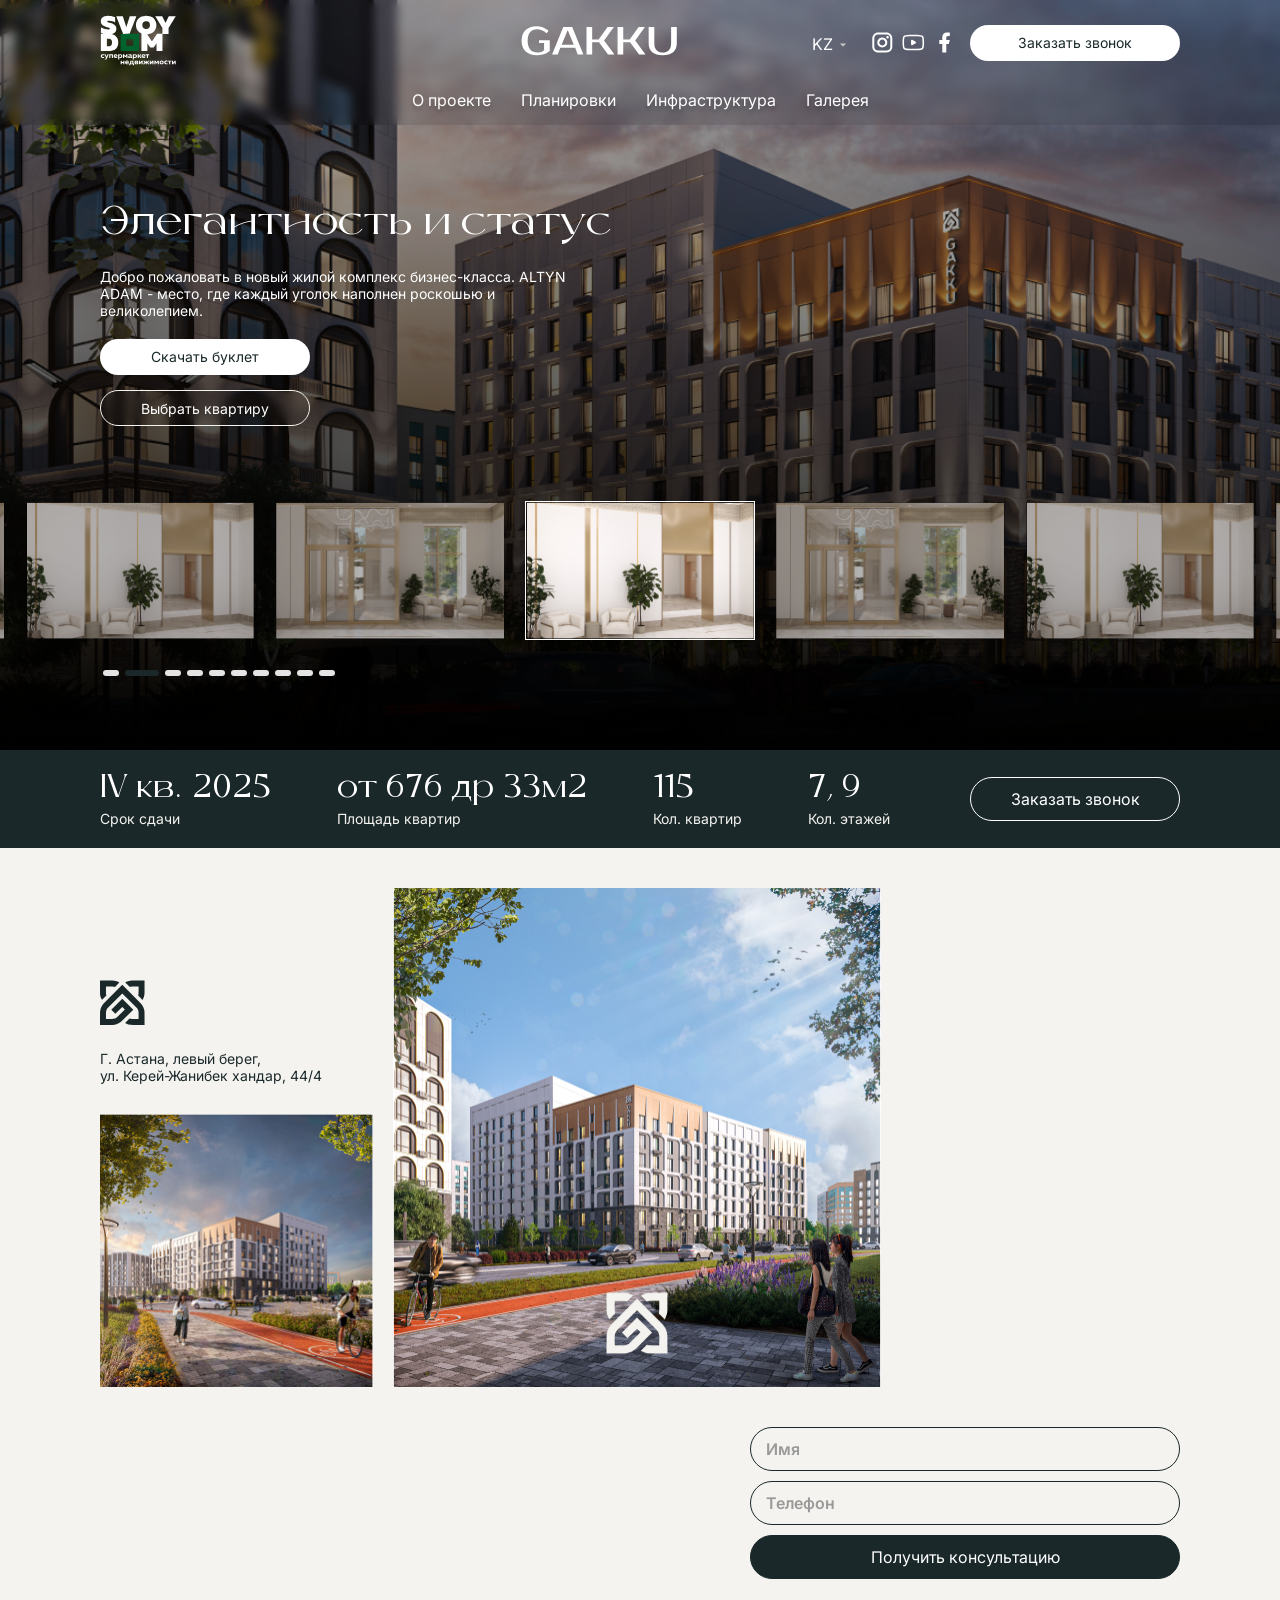
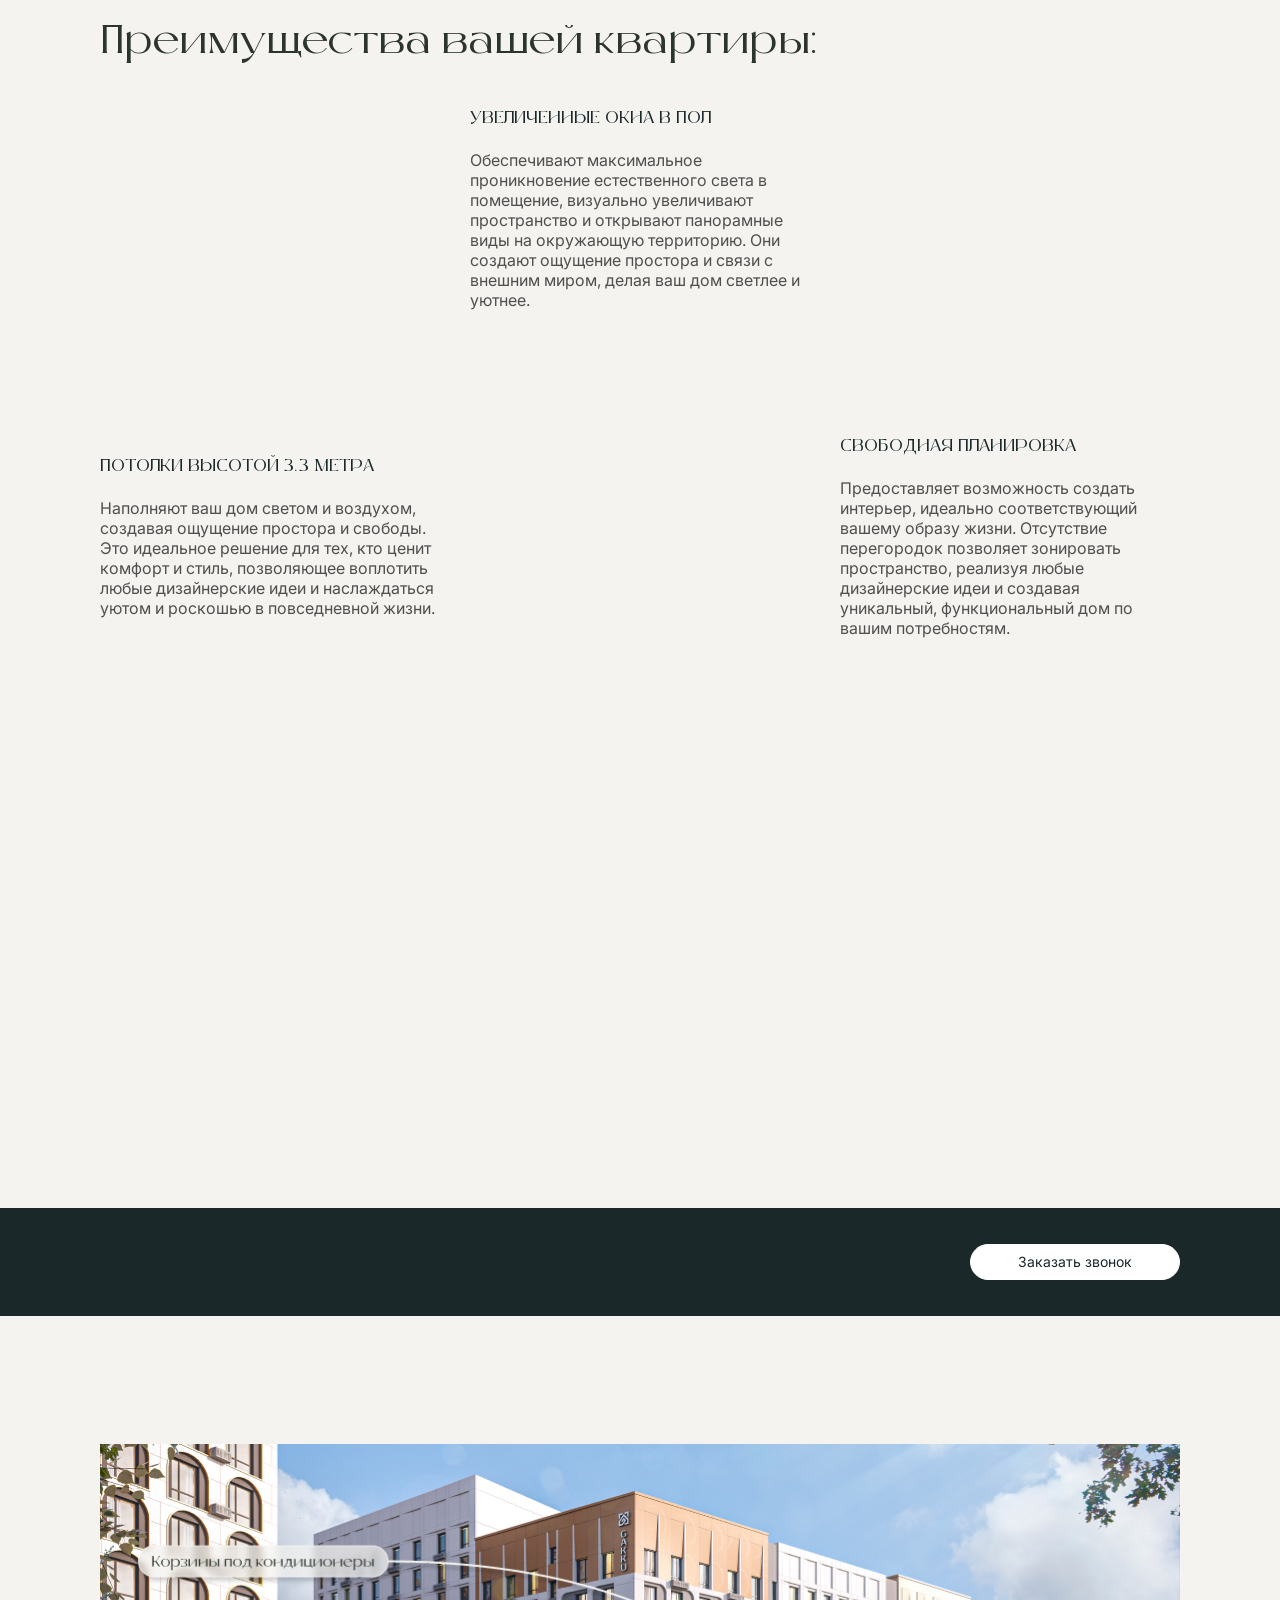
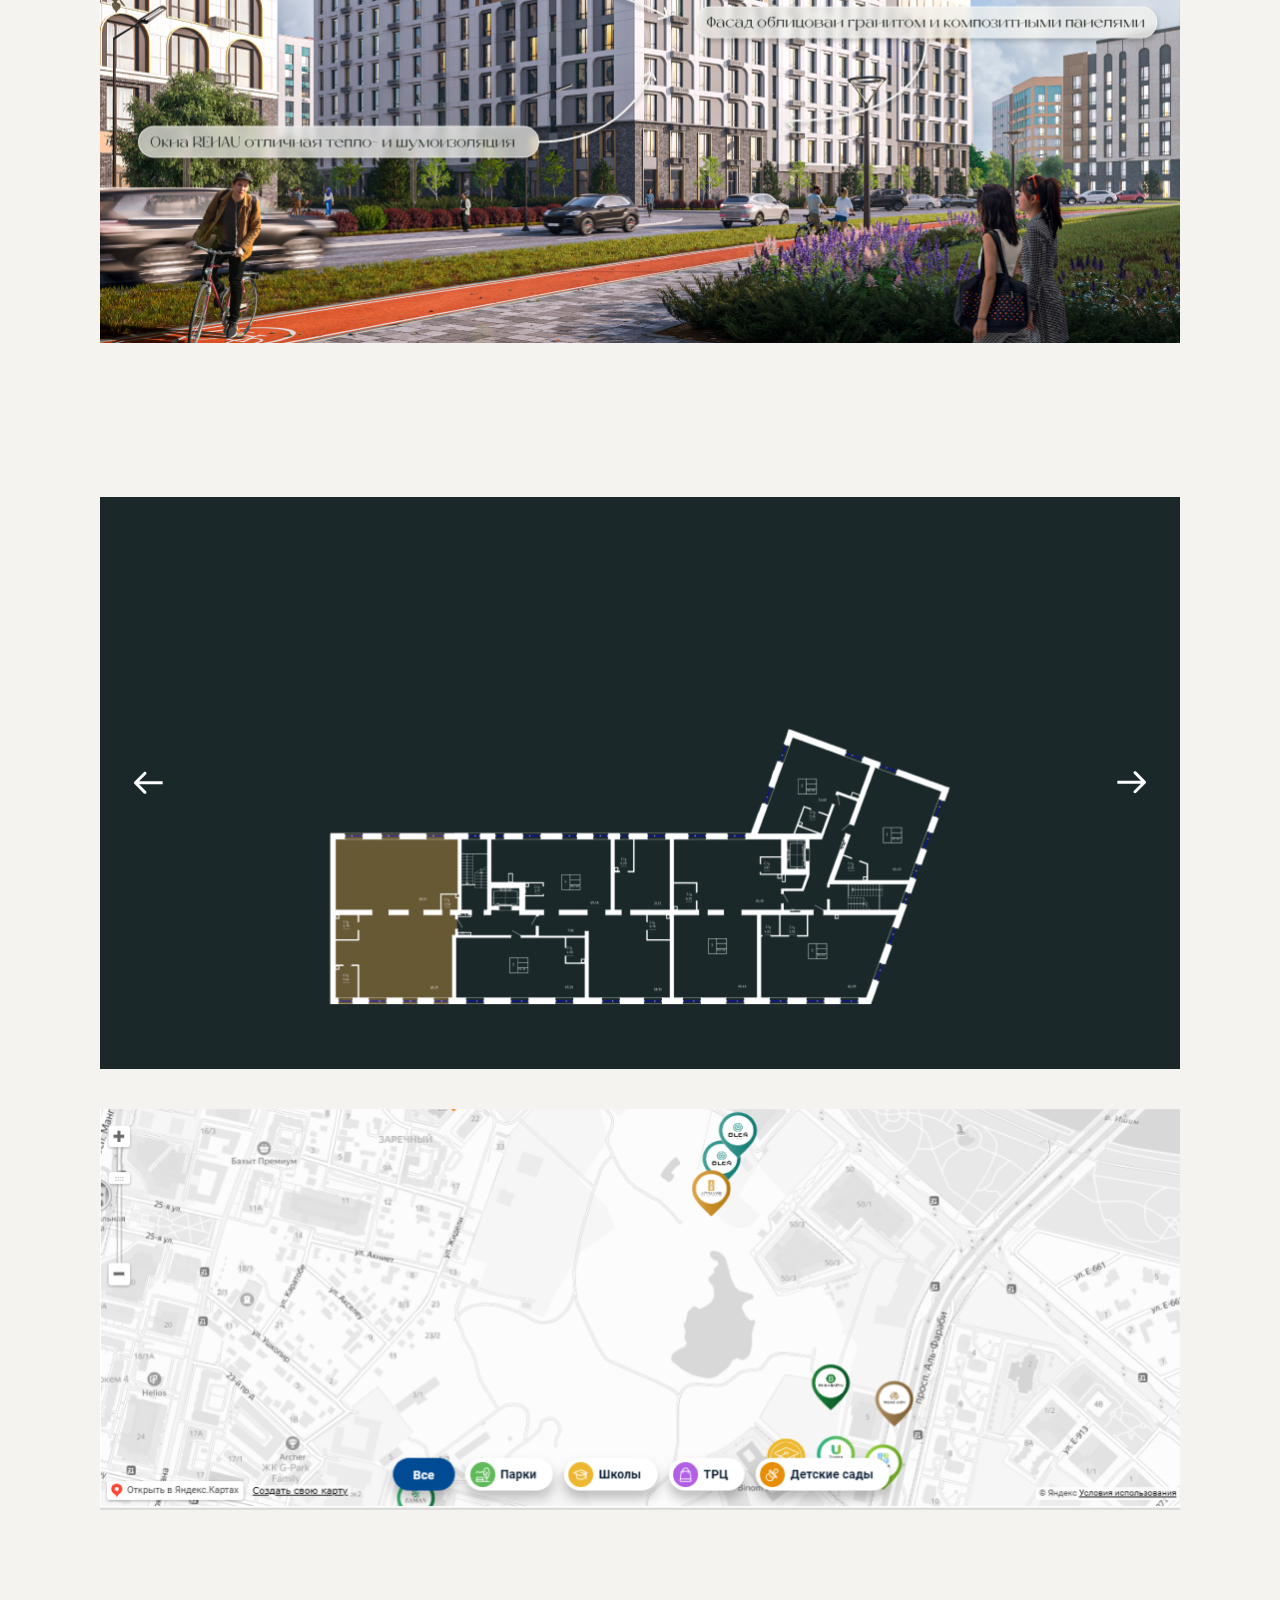
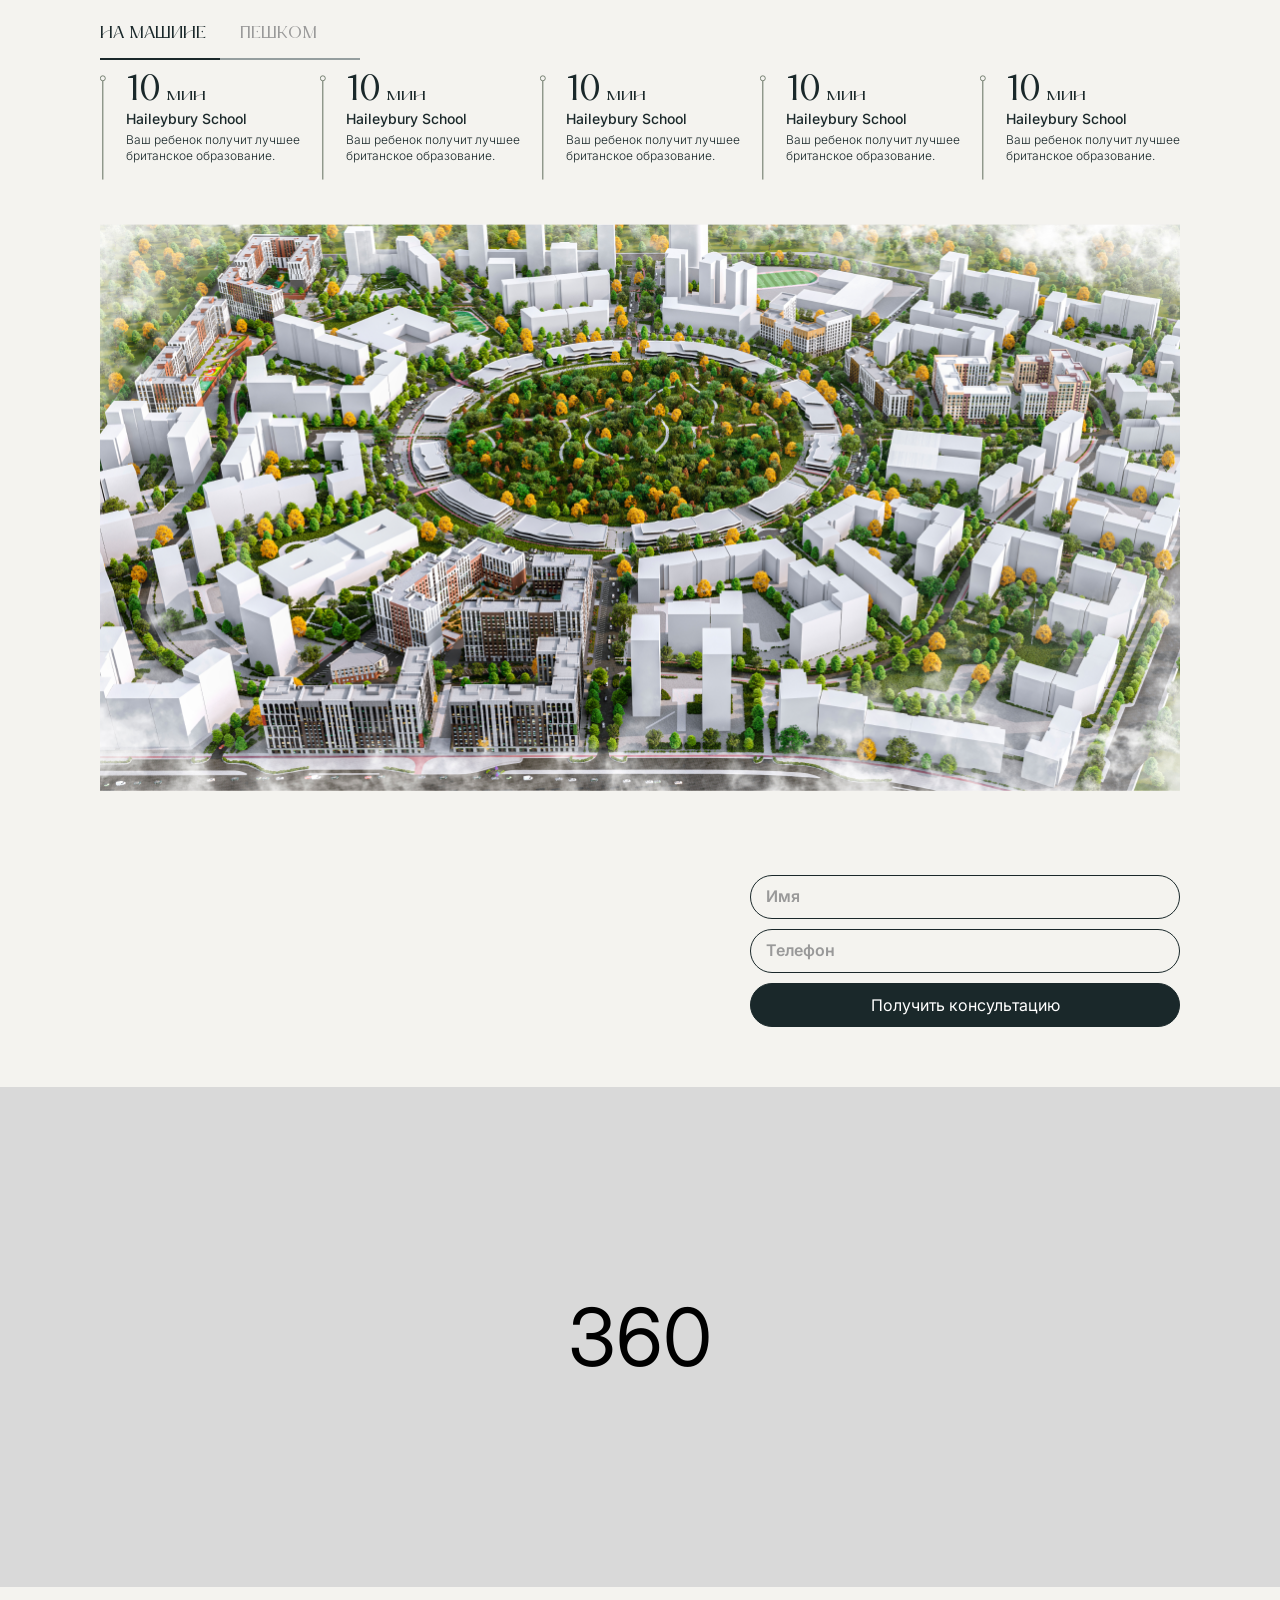
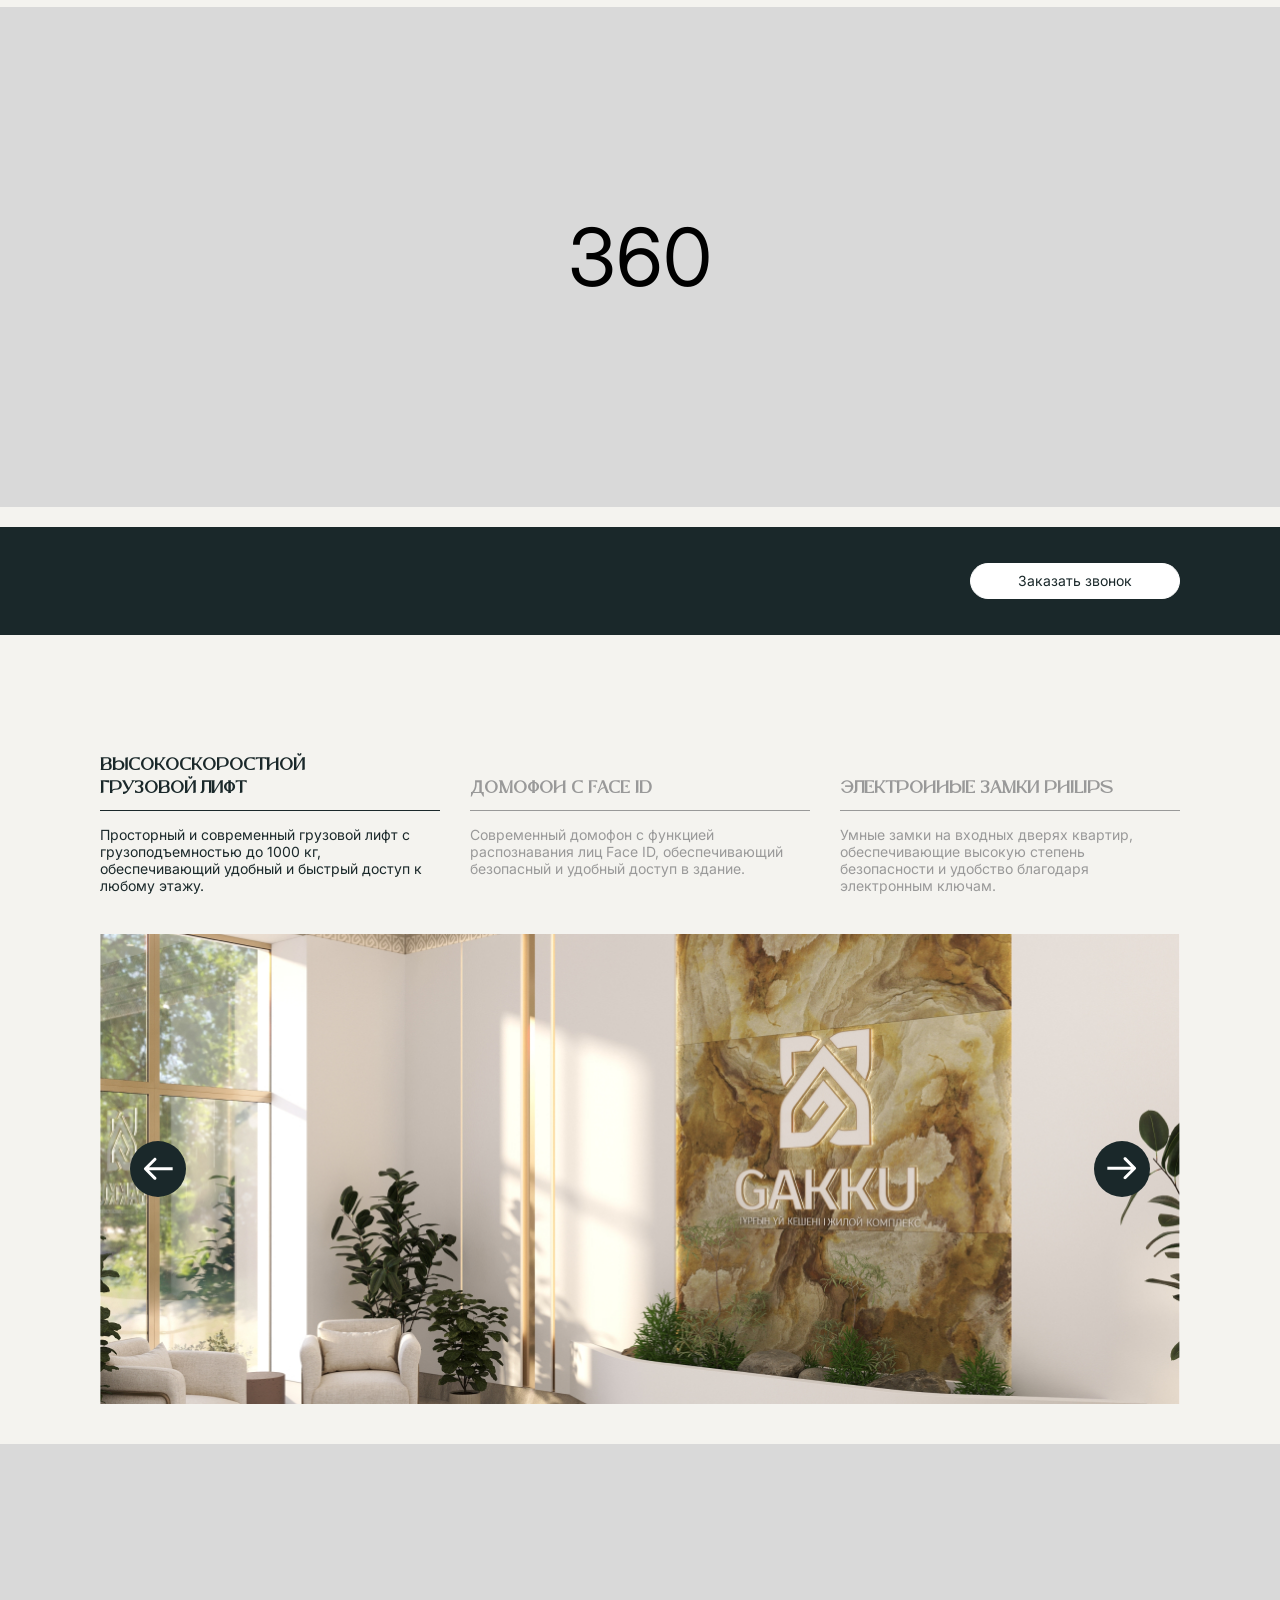
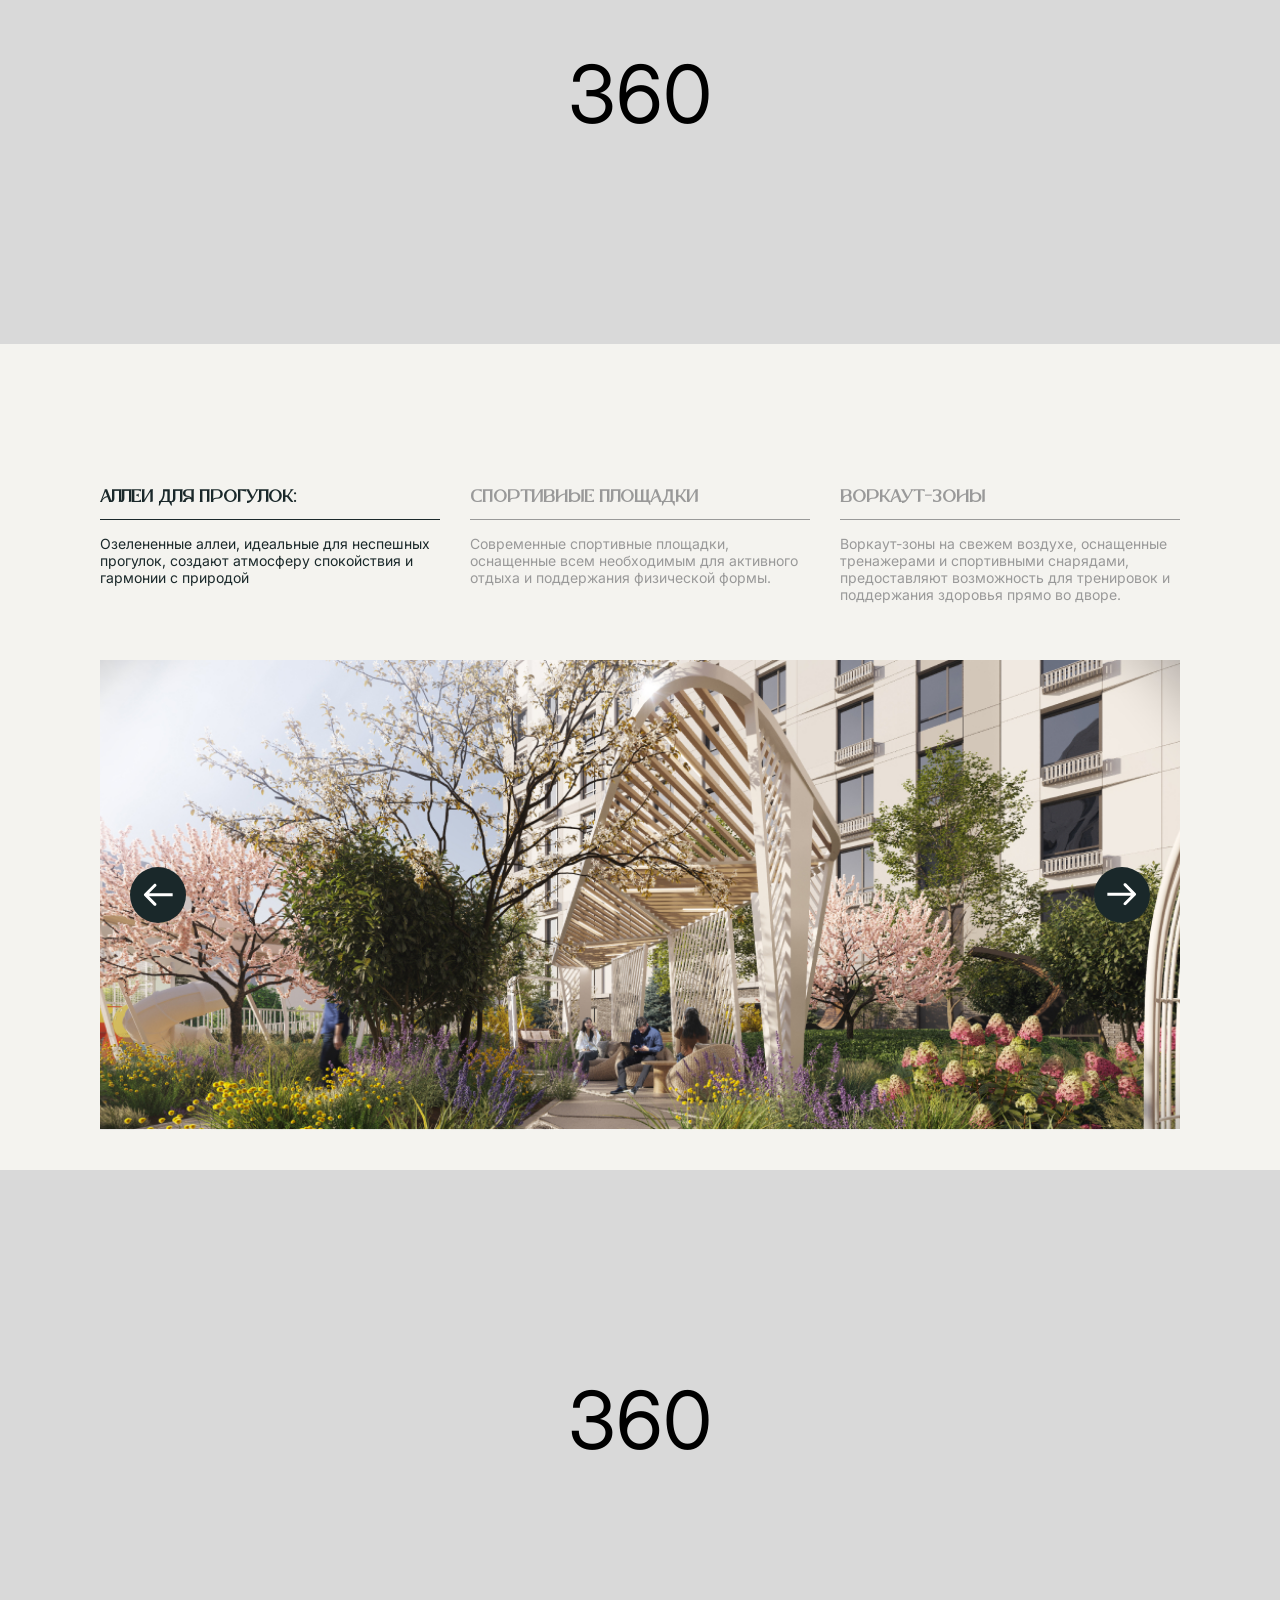
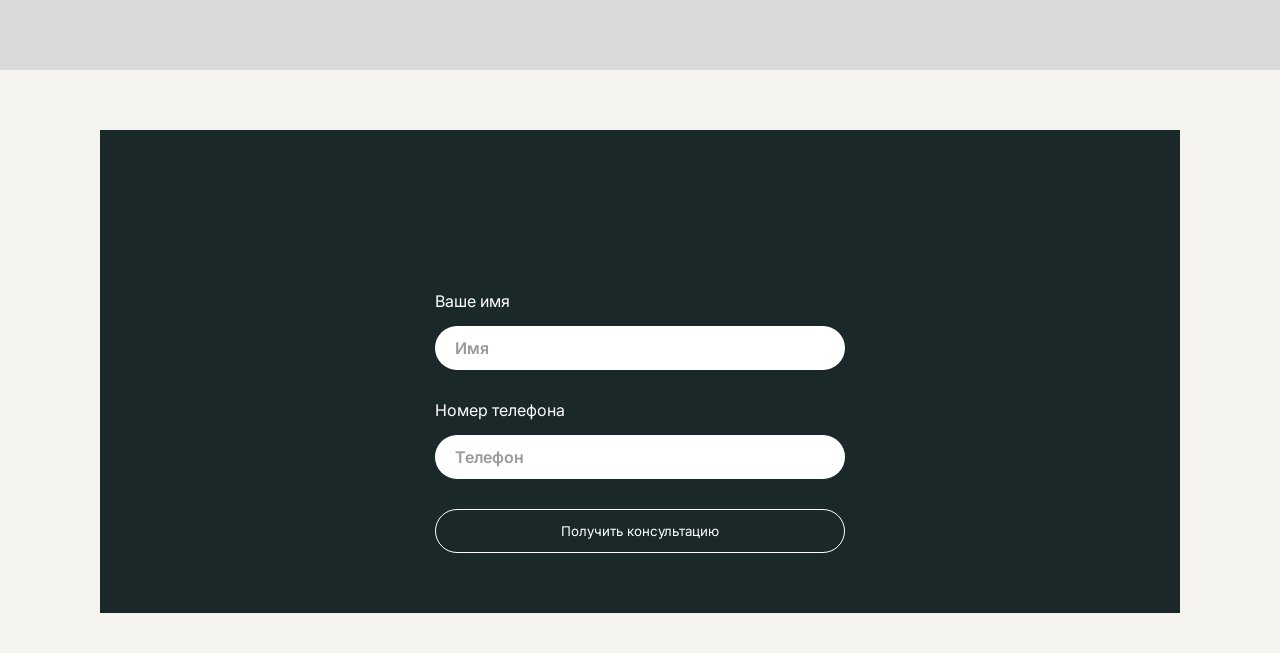
<file: gakku.html>
<!DOCTYPE html>
<html lang="ru">
  <head>
    <meta charset="UTF-8" />
    <meta http-equiv="X-UA-Compatible" content="IE=edge" />
    <meta name="viewport" content="width=device-width, initial-scale=1" />
    <meta http-equiv="x-ua-compatible" content="IE=edge" />
    <title>SVOYDOM</title>
    <link
      href="https://fonts.googleapis.com/css2?family=Inter:wght@300;400;500;600;700;800;900&display=swap"
      rel="stylesheet"
    />
    <link rel="stylesheet" href="css/slick.css" />
    <link rel="stylesheet" href="css/slick-theme.css" />
    <link rel="stylesheet" href="css/select2.min.css" />
    <link rel="stylesheet" href="css/nouislider.min.css" />
    <link rel="stylesheet" href="css/aos.css" />
    <link rel="stylesheet" href="css/magnific-popup.css" />
    <link
      rel="stylesheet"
      href="https://unpkg.com/swiper/swiper-bundle.min.css"
    />

    <link rel="stylesheet" href="css/style.css" />
    <script src="https://unpkg.com/swiper/swiper-bundle.min.js"></script>
  </head>

  <body>
    <main class="gakku-bg">
      <div
        class="gakku-banner"
        style="background-image: url(img/gakku-banner-bg.jpg)"
      >
        <header class="gakku-header">
          <div class="wrapper2">
            <div class="top-info">
              <a href="index.html" class="logo">
                <img src="img/gakku-svoy-logo.svg" alt="" />
              </a>
              <a href="#" class="gakku-logo">
                <img src="img/g-logo.svg" alt="" />
              </a>
              <div class="info">
                <div class="select-wrap">
                  <select>
                    <option value="1">KZ</option>
                    <option value="2">RU</option>
                  </select>
                </div>
                <ul class="social">
                  <li>
                    <a href="#"><img src="img/gakku-soc-icon1.svg" alt="" /></a>
                  </li>
                  <li>
                    <a href="#"><img src="img/gakku-soc-icon2.svg" alt="" /></a>
                  </li>
                  <li>
                    <a href="#"><img src="img/gakku-soc-icon3.svg" alt="" /></a>
                  </li>
                </ul>
                <a href="#gakku-popup" class="gakku-white-btn popup"
                  >Заказать звонок</a
                >
              </div>
              <div class="gakku-drop-menu">
                <span class="line"></span>
                <span class="line"></span>
                <span class="line"></span>
              </div>
            </div>
            <ul class="gakku-main-menu">
              <li><a href="#">О проекте</a></li>
              <li><a href="#">Планировки </a></li>
              <li><a href="#">Инфраструктура</a></li>
              <li><a href="#">Галерея</a></li>
            </ul>
            <div class="gakku-mobile-menu">
              <ul class="gakku-main-menu-mobile">
                <li><a href="#">О проекте</a></li>
                <li><a href="#">Планировки </a></li>
                <li><a href="#">Инфраструктура</a></li>
                <li><a href="#">Галерея</a></li>
              </ul>
              <div class="select-wrap">
                <select>
                  <option value="1">KZ</option>
                  <option value="2">RU</option>
                </select>
              </div>
              <ul class="social">
                <li>
                  <a href="#"><img src="img/gakku-soc-icon1.svg" alt="" /></a>
                </li>
                <li>
                  <a href="#"><img src="img/gakku-soc-icon2.svg" alt="" /></a>
                </li>
                <li>
                  <a href="#"><img src="img/gakku-soc-icon3.svg" alt="" /></a>
                </li>
              </ul>
            </div>
          </div>
        </header>
        <div class="gakku-banner-info">
          <div class="wrapper2">
            <h2
              class="g-title"
              data-aos="zoom"
              data-aos-offset="-100"
              data-aos-delay="500"
              data-aos-duration="800"
              data-aos-easing="ease-in-out"
            >
              Элегантность и статус
            </h2>
            <p
              data-aos="zoom"
              data-aos-offset="-100"
              data-aos-delay="1000"
              data-aos-duration="800"
              data-aos-easing="ease-in-out"
            >
              Добро пожаловать в новый жилой комплекс бизнес-класса. ALTYN ADAM
              - место, где каждый уголок наполнен роскошью и великолепием.
            </p>
            <div
              class="buttons"
              data-aos="zoom"
              data-aos-offset="-100"
              data-aos-delay="1300"
              data-aos-duration="800"
            >
              <a
                href="#gakku-popup2"
                class="gakku-white-btn popup"
                data-aos-easing="ease-in-out"
                >Скачать буклет</a
              >
              <a href="#" class="border-btn">Выбрать квартиру</a>
            </div>
          </div>
        </div>
        <div class="gakku-banner-slider">
          <div class="item">
            <img src="img/gakku-banner-slider-img1.png" alt="" />
          </div>
          <div class="item">
            <img src="img/gakku-banner-slider-img2.png" alt="" />
          </div>
          <div class="item">
            <img src="img/gakku-banner-slider-img1.png" alt="" />
          </div>
          <div class="item">
            <img src="img/gakku-banner-slider-img2.png" alt="" />
          </div>
          <div class="item">
            <img src="img/gakku-banner-slider-img1.png" alt="" />
          </div>
          <div class="item">
            <img src="img/gakku-banner-slider-img2.png" alt="" />
          </div>
          <div class="item">
            <img src="img/gakku-banner-slider-img1.png" alt="" />
          </div>
          <div class="item">
            <img src="img/gakku-banner-slider-img2.png" alt="" />
          </div>
          <div class="item">
            <img src="img/gakku-banner-slider-img1.png" alt="" />
          </div>
          <div class="item">
            <img src="img/gakku-banner-slider-img2.png" alt="" />
          </div>
        </div>
      </div>

      <div class="gakku-information2">
        <div class="wrapper2">
          <div class="info-items">
            <div
              class="info-item"
              data-aos="zoom"
              data-aos-offset="-100"
              data-aos-delay="500"
              data-aos-duration="800"
              data-aos-easing="ease-in-out"
            >
              <b>IV кв. 2025</b>
              <span>Срок сдачи</span>
            </div>
            <div
              class="info-item"
              data-aos="zoom"
              data-aos-offset="-100"
              data-aos-delay="700"
              data-aos-duration="800"
              data-aos-easing="ease-in-out"
            >
              <b>от 676 др 33м2</b>
              <span>Площадь квартир</span>
            </div>
            <div
              class="info-item"
              data-aos="zoom"
              data-aos-offset="-100"
              data-aos-delay="900"
              data-aos-duration="800"
              data-aos-easing="ease-in-out"
            >
              <b>115</b>
              <span>Кол. квартир</span>
            </div>
            <div
              class="info-item"
              data-aos="zoom"
              data-aos-offset="-100"
              data-aos-delay="1100"
              data-aos-duration="800"
              data-aos-easing="ease-in-out"
            >
              <b>7, 9</b>
              <span>Кол. этажей</span>
            </div>
          </div>
          <a href="#gakku-popup" class="border-btn popup">Заказать звонок</a>
        </div>
      </div>

      <div class="gakku-select-apartment">
        <div class="wrapper2">
          <div
            class="info1"
            data-aos="fade-up-right"
            data-aos-offset="-100"
            data-aos-delay="500"
            data-aos-duration="800"
            data-aos-easing="ease-in-out"
          >
            <img src="img/gakku-brand.svg" alt="" />
            <p>
              Г. Астана, левый берег, <br />
              ул. Керей-Жанибек хандар, 44/4
            </p>
            <div class="img-wrap">
              <img src="img/gakku-select-apartment-img1.jpg" alt="" />
            </div>
          </div>
          <div class="info2">
            <div class="img-wrap">
              <img src="img/gakku-select-apartment-img2.jpg" alt="" />
            </div>
          </div>
          <div
            class="info3"
            data-aos="fade-up-left"
            data-aos-offset="100"
            data-aos-delay="500"
            data-aos-duration="800"
            data-aos-easing="ease-in-out"
          >
            <div class="img-wrap">
              <img src="img/gakku-select-apartment-img3.jpg" alt="" />
            </div>
            <div class="buttons">
              <a href="#" class="gakku-green-btn">Выбрать квартиру</a>
              <a href="#" class="gakku-border-btn">Смотреть видео</a>
            </div>
          </div>
        </div>
      </div>

      <div class="form-wrap2 form-wrap2-gakku">
        <div class="wrapper2">
          <img
            src="img/gakku-logo.svg"
            alt=""
            class="logo"
            data-aos="zoom-in"
            data-aos-offset="-100"
            data-aos-delay="500"
            data-aos-duration="800"
            data-aos-easing="ease-in-out"
          />
          <h4
            class="black gakku-title"
            data-aos="zoom-in"
            data-aos-offset="-100"
            data-aos-delay="1000"
            data-aos-duration="800"
            data-aos-easing="ease-in-out"
          >
            Получить консультацию
          </h4>
          <form class="gakku-form">
            <input type="text" placeholder="Имя" />
            <input
              type="text"
              placeholder="Телефон"
              class="phone-number-input"
            />
            <button class="green-btn-zhana" type="button">
              Получить консультацию
            </button>
          </form>
        </div>
      </div>

      <div class="gakku-advantages">
        <div class="wrapper2">
          <h2 class="g-title">Преимущества вашей квартиры:</h2>
          <div class="info-items">
            <div class="info-item">
              <div
                class="img-wrap"
                data-aos="zoom-in"
                data-aos-offset="-100"
                data-aos-delay="500"
                data-aos-duration="800"
                data-aos-easing="ease-in-out"
              >
                <img src="img/gakku-advantages-img1.jpg" alt="" />
              </div>
              <div class="texts">
                <h3>Потолки высотой 3.3 метра</h3>
                <p>
                  Наполняют ваш дом светом и воздухом, создавая ощущение
                  простора и свободы. Это идеальное решение для тех, кто ценит
                  комфорт и стиль, позволяющее воплотить любые дизайнерские идеи
                  и наслаждаться уютом и роскошью в повседневной жизни.
                </p>
              </div>
            </div>
            <div class="info-item reverce">
              <div class="texts">
                <h3>Увеличенные окна в пол</h3>
                <p>
                  Обеспечивают максимальное проникновение естественного света в
                  помещение, визуально увеличивают пространство и открывают
                  панорамные виды на окружающую территорию. Они создают ощущение
                  простора и связи с внешним миром, делая ваш дом светлее и
                  уютнее.
                </p>
              </div>
              <div
                class="img-wrap"
                data-aos="zoom-in"
                data-aos-offset="-100"
                data-aos-delay="500"
                data-aos-duration="800"
                data-aos-easing="ease-in-out"
              >
                <img src="img/gakku-advantages-img2.jpg" alt="" />
              </div>
            </div>
            <div class="info-item">
              <div
                class="img-wrap"
                data-aos="zoom-in"
                data-aos-offset="-100"
                data-aos-delay="500"
                data-aos-duration="800"
                data-aos-easing="ease-in-out"
              >
                <img src="img/gakku-advantages-img3.jpg" alt="" />
              </div>
              <div class="texts">
                <h3>Свободная планировка</h3>
                <p>
                  Предоставляет возможность создать интерьер, идеально
                  соответствующий вашему образу жизни. Отсутствие перегородок
                  позволяет зонировать пространство, реализуя любые дизайнерские
                  идеи и создавая уникальный, функциональный дом по вашим
                  потребностям.
                </p>
              </div>
            </div>
          </div>
        </div>
      </div>

      <div class="olen-video gakku-video" id="olen-video">
        <div class="wrapper2">
          <div class="video">
            <iframe
              src="https://www.youtube.com/embed/gBbxS17EmTs?si=KgaFholG63lwas2r"
              title="YouTube video player"
              frameborder="0"
              allow="accelerometer; autoplay; clipboard-write; encrypted-media; gyroscope; picture-in-picture; web-share"
              referrerpolicy="strict-origin-when-cross-origin"
              allowfullscreen
            ></iframe>
          </div>
        </div>
      </div>

      <div class="gakku-information">
        <div class="wrapper2">
          <img
            src="img/gakku-logo-white.svg"
            alt=""
            class="logo"
            data-aos="flip-left"
            data-aos-offset="-100"
            data-aos-delay="500"
            data-aos-duration="800"
            data-aos-easing="ease-in-out"
          />
          <div
            class="info"
            data-aos="zoom-in"
            data-aos-offset="-100"
            data-aos-delay="500"
            data-aos-duration="800"
            data-aos-easing="ease-in-out"
          >
            <p>от<span>580</span>тг/м2</p>
            <span class="address">Улица Керей-Жанибек хандар, 44/4</span>
          </div>
          <a href="#gakku-popup" class="gakku-white-btn popup"
            >Заказать звонок</a
          >
        </div>
      </div>

      <div class="gakku-architecture">
        <div class="wrapper2">
          <h2
            class="g-title"
            data-aos="fade-right"
            data-aos-offset="-100"
            data-aos-delay="500"
            data-aos-duration="800"
            data-aos-easing="ease-in-out"
          >
            Архитектура вашего дома: стиль и гармония
          </h2>
          <img src="img/gakku-architecture-img.jpg" alt="" />
          <div class="mobile-items">
            <div class="item">Корзины под кондиционеры</div>
            <div class="item">Окна REHAU отличная тепло- и шумоизоляция</div>
            <div class="item">
              Фасад облицован гранитом и композитными панелями
            </div>
          </div>
        </div>
      </div>

      <div class="gakku-planing">
        <div class="wrapper2">
          <h2
            class="g-title"
            data-aos="fade-right"
            data-aos-offset="-100"
            data-aos-delay="500"
            data-aos-duration="800"
            data-aos-easing="ease-in-out"
          >
            Планировочные решения
          </h2>
          <p
            data-aos="fade-right"
            data-aos-offset="-100"
            data-aos-delay="1000"
            data-aos-duration="800"
            data-aos-easing="ease-in-out"
          >
            Наш комплекс предлагает квартиры с продуманными планировками,
            обеспечивающими максимальный комфорт и функциональность.
          </p>
          <div class="gakku-planing-slider-wrap">
            <div class="slider-navigation">
              <button type="button" class="slick-prev">
                <img src="img/gakku-slider-arrow.svg" alt="" />
              </button>
              <button type="button" class="slick-next">
                <img src="img/gakku-slider-arrow.svg" alt="" />
              </button>
            </div>
            <div class="gakku-planing-slider">
              <div class="item">
                <div class="img-wrap">
                  <img src="img/gakku-planing-img.png" alt="" />
                </div>
              </div>
              <div class="item">
                <div class="img-wrap">
                  <img src="img/gakku-planing-img.png" alt="" />
                </div>
              </div>
            </div>
          </div>
        </div>
      </div>

      <div class="gakku-near gakku-near-info-wrap">
        <div class="wrapper2">
          <img src="img/gakku-near-map.png" alt="" />
          <div class="gakku-near-info">
            <h2
              class="g-title"
              data-aos="fade-right"
              data-aos-offset="-100"
              data-aos-delay="500"
              data-aos-duration="800"
              data-aos-easing="ease-in-out"
            >
              Все нужно рядом
            </h2>
            <div class="tabs">
              <div class="tab3" data-tab="tab1">
                <span>На машине</span>
              </div>
              <div class="tab3" data-tab="tab2">
                <span>Пешком</span>
              </div>
            </div>
            <div class="tab-content-wrap">
              <div class="tab-content3 active" data-content="tab1">
                <div class="gakku-near-items">
                  <div class="gakku-near-item">
                    <div class="style">
                      <img src="img/near-style.svg" alt="" />
                    </div>
                    <div class="info-texts">
                      <div class="top">
                        <span class="num">10 </span>
                        <span class="min">мин</span>
                      </div>
                      <span class="name">Haileybury School</span>
                      <span class="text"
                        >Ваш ребенок получит лучшее британское
                        образование.</span
                      >
                    </div>
                  </div>
                  <div class="gakku-near-item">
                    <div class="style">
                      <img src="img/near-style.svg" alt="" />
                    </div>
                    <div class="info-texts">
                      <div class="top">
                        <span class="num">10 </span>
                        <span class="min">мин</span>
                      </div>
                      <span class="name">Haileybury School</span>
                      <span class="text"
                        >Ваш ребенок получит лучшее британское
                        образование.</span
                      >
                    </div>
                  </div>
                  <div class="gakku-near-item">
                    <div class="style">
                      <img src="img/near-style.svg" alt="" />
                    </div>
                    <div class="info-texts">
                      <div class="top">
                        <span class="num">10 </span>
                        <span class="min">мин</span>
                      </div>
                      <span class="name">Haileybury School</span>
                      <span class="text"
                        >Ваш ребенок получит лучшее британское
                        образование.</span
                      >
                    </div>
                  </div>
                  <div class="gakku-near-item">
                    <div class="style">
                      <img src="img/near-style.svg" alt="" />
                    </div>
                    <div class="info-texts">
                      <div class="top">
                        <span class="num">10 </span>
                        <span class="min">мин</span>
                      </div>
                      <span class="name">Haileybury School</span>
                      <span class="text"
                        >Ваш ребенок получит лучшее британское
                        образование.</span
                      >
                    </div>
                  </div>
                  <div class="gakku-near-item">
                    <div class="style">
                      <img src="img/near-style.svg" alt="" />
                    </div>
                    <div class="info-texts">
                      <div class="top">
                        <span class="num">10 </span>
                        <span class="min">мин</span>
                      </div>
                      <span class="name">Haileybury School</span>
                      <span class="text"
                        >Ваш ребенок получит лучшее британское
                        образование.</span
                      >
                    </div>
                  </div>
                </div>
              </div>
              <div class="tab-content3" data-content="tab2">
                <div class="gakku-near-items">
                  <div class="gakku-near-item">
                    <div class="style">
                      <img src="img/near-style.svg" alt="" />
                    </div>
                    <div class="info-texts">
                      <div class="top">
                        <span class="num">11 </span>
                        <span class="min">мин</span>
                      </div>
                      <span class="name">Haileybury School</span>
                      <span class="text"
                        >Ваш ребенок получит лучшее британское
                        образование.</span
                      >
                    </div>
                  </div>
                  <div class="gakku-near-item">
                    <div class="style">
                      <img src="img/near-style.svg" alt="" />
                    </div>
                    <div class="info-texts">
                      <div class="top">
                        <span class="num">11 </span>
                        <span class="min">мин</span>
                      </div>
                      <span class="name">Haileybury School</span>
                      <span class="text"
                        >Ваш ребенок получит лучшее британское
                        образование.</span
                      >
                    </div>
                  </div>
                  <div class="gakku-near-item">
                    <div class="style">
                      <img src="img/near-style.svg" alt="" />
                    </div>
                    <div class="info-texts">
                      <div class="top">
                        <span class="num">11 </span>
                        <span class="min">мин</span>
                      </div>
                      <span class="name">Haileybury School</span>
                      <span class="text"
                        >Ваш ребенок получит лучшее британское
                        образование.</span
                      >
                    </div>
                  </div>
                  <div class="gakku-near-item">
                    <div class="style">
                      <img src="img/near-style.svg" alt="" />
                    </div>
                    <div class="info-texts">
                      <div class="top">
                        <span class="num">11 </span>
                        <span class="min">мин</span>
                      </div>
                      <span class="name">Haileybury School</span>
                      <span class="text"
                        >Ваш ребенок получит лучшее британское
                        образование.</span
                      >
                    </div>
                  </div>
                  <div class="gakku-near-item">
                    <div class="style">
                      <img src="img/near-style.svg" alt="" />
                    </div>
                    <div class="info-texts">
                      <div class="top">
                        <span class="num">11 </span>
                        <span class="min">мин</span>
                      </div>
                      <span class="name">Haileybury School</span>
                      <span class="text"
                        >Ваш ребенок получит лучшее британское
                        образование.</span
                      >
                    </div>
                  </div>
                </div>
              </div>
            </div>
          </div>
          <img src="img/gakku-near-map2.png" alt="" />
        </div>
      </div>

      <div class="form-wrap2 form-wrap2-gakku">
        <div class="wrapper2">
          <img
            src="img/gakku-logo.svg"
            alt=""
            class="logo"
            data-aos="zoom-in"
            data-aos-offset="-100"
            data-aos-delay="500"
            data-aos-duration="800"
            data-aos-easing="ease-in-out"
          />
          <h4
            class="black gakku-title"
            data-aos="zoom-in"
            data-aos-offset="-100"
            data-aos-delay="1000"
            data-aos-duration="800"
            data-aos-easing="ease-in-out"
          >
            Получить консультацию
          </h4>
          <form class="gakku-form">
            <input type="text" placeholder="Имя" />
            <input
              type="text"
              placeholder="Телефон"
              class="phone-number-input"
            />
            <button class="green-btn-zhana" type="button">
              Получить консультацию
            </button>
          </form>
        </div>
      </div>

      <div class="gakku-panorama">
        <div class="panorama">360</div>
      </div>

      <div class="gakku-panorama">
        <div class="panorama">360</div>
      </div>

      <div class="gakku-information">
        <div class="wrapper2">
          <img
            src="img/gakku-logo-white.svg"
            alt=""
            class="logo"
            data-aos="flip-left"
            data-aos-offset="-100"
            data-aos-delay="500"
            data-aos-duration="800"
            data-aos-easing="ease-in-out"
          />
          <div
            class="info"
            data-aos="zoom-in"
            data-aos-offset="-100"
            data-aos-delay="500"
            data-aos-duration="800"
            data-aos-easing="ease-in-out"
          >
            <p>от<span>580</span>тг/м2</p>
            <span class="address">Улица Керей-Жанибек хандар, 44/4</span>
          </div>
          <a href="#gakku-popup" class="gakku-white-btn popup"
            >Заказать звонок</a
          >
        </div>
      </div>

      <div class="gakku-info-wrap">
        <div class="wrapper2">
          <h2
            data-aos="fade-right"
            data-aos-offset="-100"
            data-aos-delay="500"
            data-aos-duration="800"
            data-aos-easing="ease-in-out"
          >
            Изысканность в каждой детали
          </h2>
          <div class="gakku-tab-slider">
            <div class="item">
              <h3>круглосуточное Видеонаблюдение</h3>
              <p>
                Система видеонаблюдения, работающая 24/7, обеспечивает
                непрерывный контроль за безопасностью вашего дома и спокойствие
                его жителей.
              </p>
            </div>
            <div class="item">
              <h3>
                Высокоскоростной <br />
                грузовой лифт
              </h3>
              <p>
                Просторный и современный грузовой лифт с грузоподъемностью до
                1000 кг, обеспечивающий удобный и быстрый доступ к любому этажу.
              </p>
            </div>
            <div class="item">
              <h3>Домофон с Face ID</h3>
              <p>
                Современный домофон с функцией распознавания лиц Face ID,
                обеспечивающий безопасный и удобный доступ в здание.
              </p>
            </div>
            <div class="item">
              <h3>Электронные замки Philips</h3>
              <p>
                Умные замки на входных дверях квартир, обеспечивающие высокую
                степень безопасности и удобство благодаря электронным ключам.
              </p>
            </div>
            <div class="item">
              <h3>Автоматическая пожарная сигнализация:</h3>
              <p>
                Система автоматической пожарной сигнализации, которая мгновенно
                реагирует на возможные угрозы и обеспечивает безопасность всех
                жителей.
              </p>
            </div>
            <div class="item">
              <h3>Доступ по отпечатку пальца</h3>
              <p>
                Система доступа по отпечатку пальца, PIN-коду и Wi-Fi,
                обеспечивающая быстрый и безопасный доступ в здание без
                необходимости использования традиционных ключей.
              </p>
            </div>
          </div>
          <div class="main-slider-wrap2">
            <div class="main-slider2">
              <div
                class="item"
                style="background-image: url(img/gakku-slider-img3.jpg)"
              ></div>
              <div
                class="item"
                style="background-image: url(img/gakku-slider-img4.jpg)"
              ></div>
              <div
                class="item"
                style="background-image: url(img/gakku-slider-img3.jpg)"
              ></div>
              <div
                class="item"
                style="background-image: url(img/gakku-slider-img4.jpg)"
              ></div>
            </div>
            <div class="olen-slider-navigation">
              <button type="button" class="slick-prev">
                <img src="img/gakku-slider-arrow.svg" alt="" />
              </button>
              <button type="button" class="slick-next">
                <img src="img/gakku-slider-arrow.svg" alt="" />
              </button>
            </div>
          </div>
        </div>
      </div>

      <div class="gakku-panorama">
        <div class="panorama">360</div>
      </div>

      <div class="gakku-info-wrap">
        <div class="wrapper2">
          <h2
            data-aos="fade-right"
            data-aos-offset="-100"
            data-aos-delay="500"
            data-aos-duration="800"
            data-aos-easing="ease-in-out"
          >
            Жизнь в окружении гармонии и природы
          </h2>
          <div class="gakku-tab-slider">
            <div class="item">
              <h3>Двор без машин</h3>
              <p>
                Пространство двора полностью освобождено от автомобилей,
                обеспечивая безопасность и комфорт для прогулок и отдыха.
              </p>
            </div>
            <div class="item">
              <h3>Аллеи для прогулок:</h3>
              <p>
                Озелененные аллеи, идеальные для неспешных прогулок, создают
                атмосферу спокойствия и гармонии с природой
              </p>
            </div>
            <div class="item">
              <h3>Спортивные площадки</h3>
              <p>
                Современные спортивные площадки, оснащенные всем необходимым для
                активного отдыха и поддержания физической формы.
              </p>
            </div>
            <div class="item">
              <h3>Воркаут-зоны</h3>
              <p>
                Воркаут-зоны на свежем воздухе, оснащенные тренажерами и
                спортивными снарядами, предоставляют возможность для тренировок
                и поддержания здоровья прямо во дворе.
              </p>
            </div>
            <div class="item">
              <h3>Теневые беседки</h3>
              <p>
                Уютные теневые беседки, расположенные по всему двору, создают
                идеальные условия для отдыха и общения на свежем воздухе.
              </p>
            </div>
            <div class="item">
              <h3>ландшафтный дизайн</h3>
              <p>
                Двор благоустроен с использованием малых архитектурных форм,
                детских игровых площадок и озелененных зон, создавая комфортное
                и эстетичное пространство для жизни.
              </p>
            </div>
          </div>
          <div class="main-slider-wrap">
            <div class="main-slider">
              <div
                class="item"
                style="background-image: url(img/gakku-slider-img1.jpg)"
              ></div>
              <div
                class="item"
                style="background-image: url(img/gakku-slider-img2.jpg)"
              ></div>
              <div
                class="item"
                style="background-image: url(img/gakku-slider-img1.jpg)"
              ></div>
              <div
                class="item"
                style="background-image: url(img/gakku-slider-img2.jpg)"
              ></div>
            </div>
            <div class="olen-slider-navigation">
              <button type="button" class="slick-prev">
                <img src="img/gakku-slider-arrow.svg" alt="" />
              </button>
              <button type="button" class="slick-next">
                <img src="img/gakku-slider-arrow.svg" alt="" />
              </button>
            </div>
          </div>
        </div>
      </div>

      <div class="gakku-panorama">
        <div class="panorama">360</div>
      </div>

      <div class="gakku-order-wrap">
        <div class="wrapper2">
          <div class="gakku-order">
            <h2
              data-aos="zoom-in"
              data-aos-offset="-100"
              data-aos-delay="500"
              data-aos-duration="800"
              data-aos-easing="ease-in-out"
            >
              Заказать обратный звонок
            </h2>
            <form class="gakku-order-form">
              <div class="input-wrap">
                <span>Ваше имя</span>
                <input type="text" placeholder="Имя" name="name" />
              </div>
              <div class="input-wrap">
                <span>Номер телефона</span>
                <input
                  type="text"
                  placeholder="Телефон"
                  class="phone-number-input"
                />
              </div>

              <button class="border-btn" type="button">
                Получить консультацию
              </button>
            </form>
          </div>
        </div>
      </div>
    </main>

    <script src="js/jquery-3.4.1.min.js"></script>
    <script src="js/slick.min.js"></script>
    <script src="js/gsap.min.js"></script>
    <script src="js/ScrollTrigger.min.js"></script>
    <script src="js/jquery.inputmask.bundle.min.js"></script>
    <script src="js/jquery.validate.js"></script>
    <script src="js/select2.min.js"></script>
    <script src="js/nouislider.min.js"></script>
    <script src="js/aos.js"></script>
    <script src="js/jquery.magnific-popup.min.js"></script>
    <script src="js/jquery.smooth-scroll.min.js"></script>
    <script src="js/script.js"></script>

    <div id="gakku-popup" class="mfp-hide white-popup mfp-with-anim main-popup">
      <div class="popup-body">
        <button title="Close (Esc)" type="button" class="mfp-close"></button>
        <div class="gakku-popup-wrap">
          <div class="img-wrap">
            <img src="img/gakku-popup-img1.jpg" alt="" />
          </div>
          <div class="form-wrap">
            <h3>Заполните форму, и мы вам обязательно перезвоним!</h3>

            <form>
              <div class="input-wrap">
                <span>Ваше имя</span>
                <input type="text" placeholder="Имя" name="name" />
              </div>
              <div class="input-wrap">
                <span>Номер телефона</span>
                <input
                  type="text"
                  placeholder="Телефон"
                  class="phone-number-input"
                />
              </div>

              <button class="gakku-green-btn" type="button">Отправить</button>
            </form>
          </div>
        </div>
      </div>
    </div>

    <div
      id="gakku-popup2"
      class="mfp-hide white-popup mfp-with-anim main-popup"
    >
      <div class="popup-body">
        <button title="Close (Esc)" type="button" class="mfp-close"></button>
        <div class="gakku-popup-wrap">
          <div class="img-wrap">
            <img src="img/gakku-popup-img1.jpg" alt="" />
          </div>
          <div class="form-wrap">
            <h3>Заполните форму, и скачайте буклет!</h3>

            <form>
              <div class="input-wrap">
                <span>Ваше имя</span>
                <input type="text" placeholder="Имя" name="name" />
              </div>
              <div class="input-wrap">
                <span>Номер телефона</span>
                <input
                  type="text"
                  placeholder="Телефон"
                  class="phone-number-input"
                />
              </div>

              <button class="gakku-green-btn" type="button">
                Скачать буклет
              </button>
            </form>
          </div>
        </div>
      </div>
    </div>
  </body>
</html>
</file>
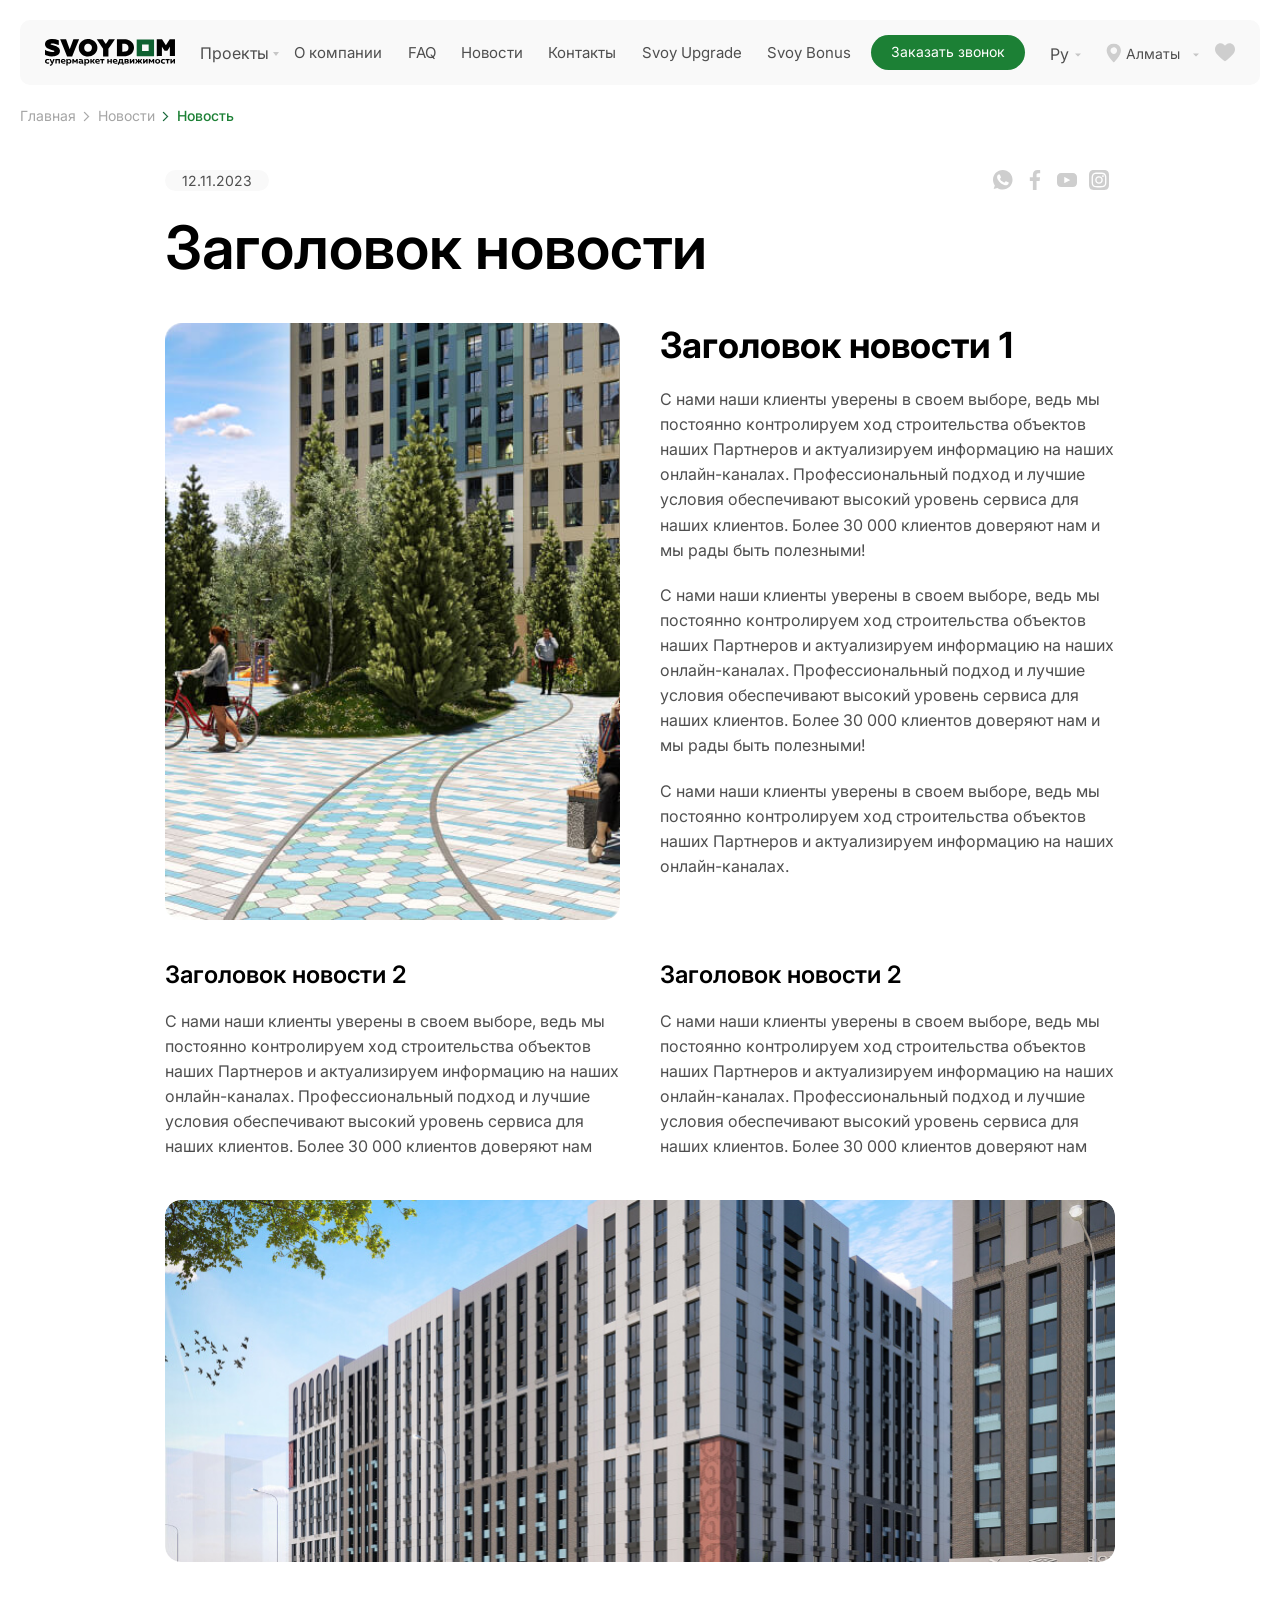
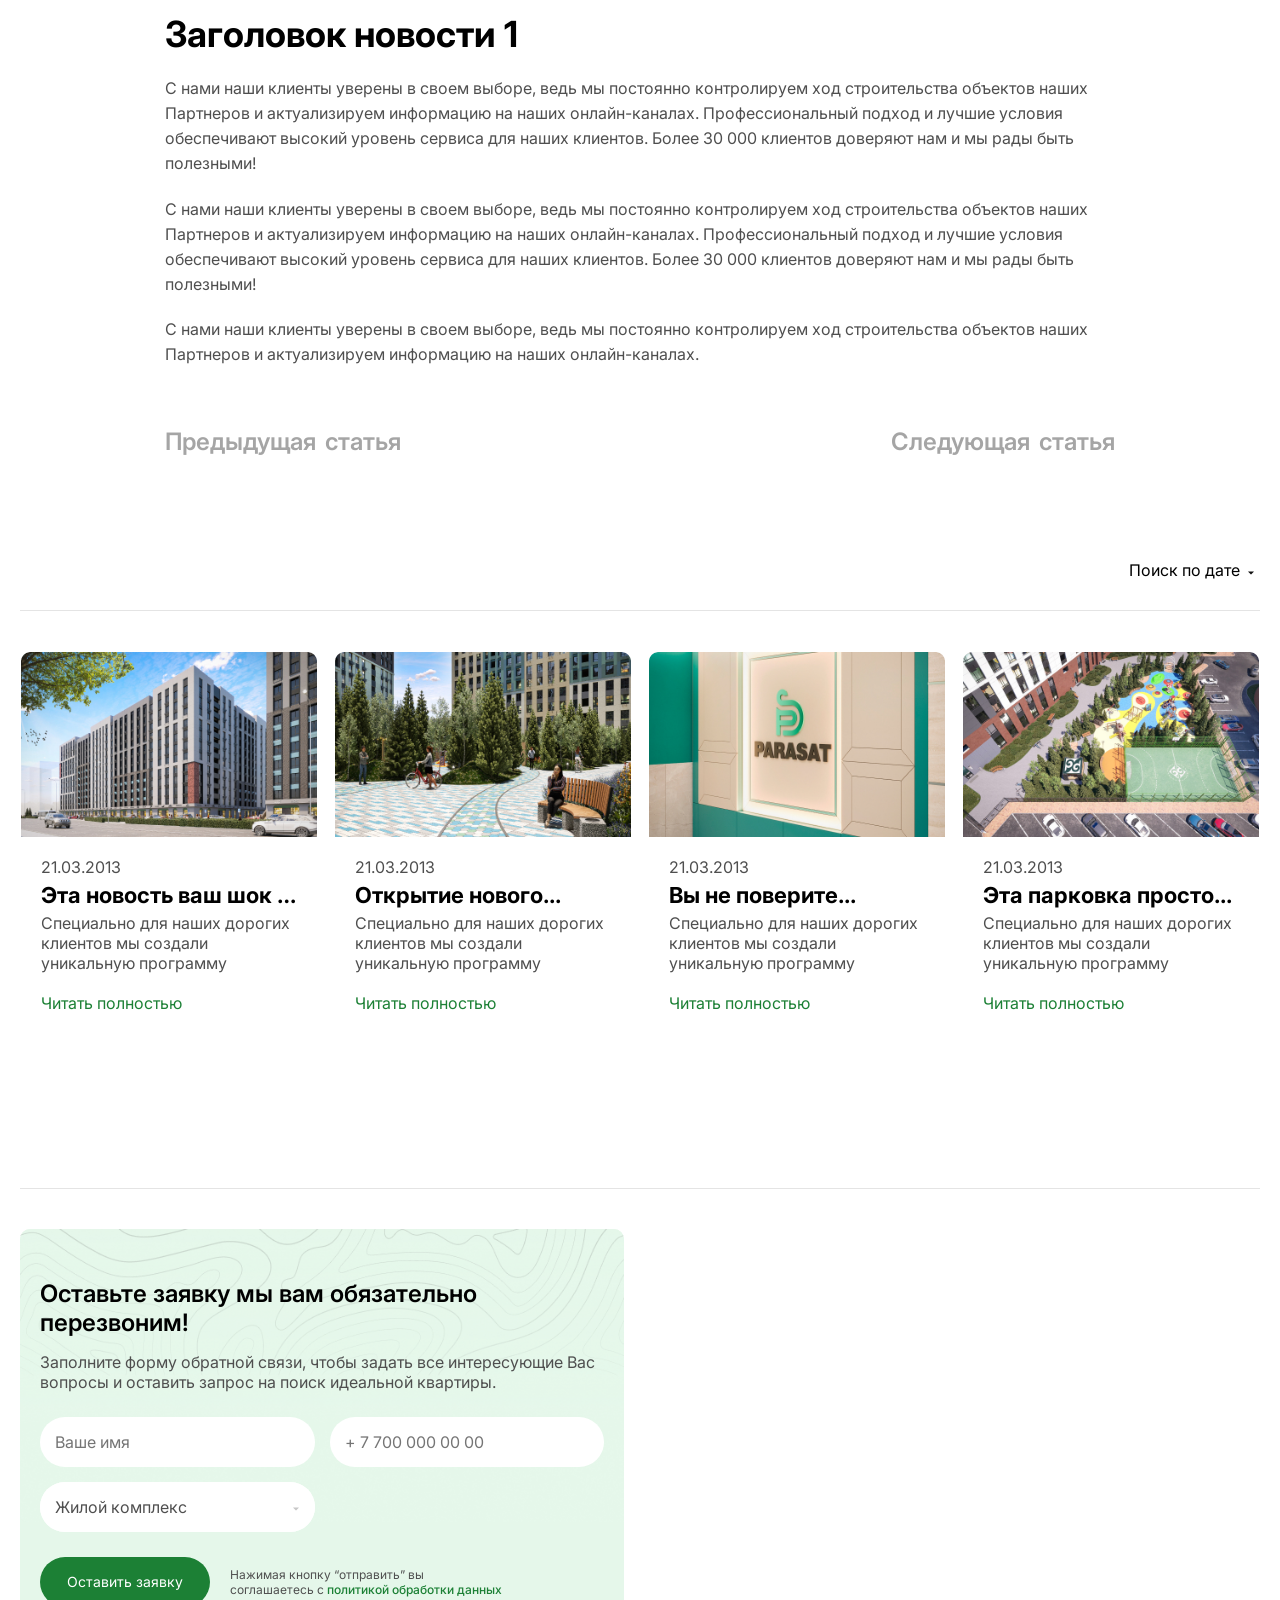
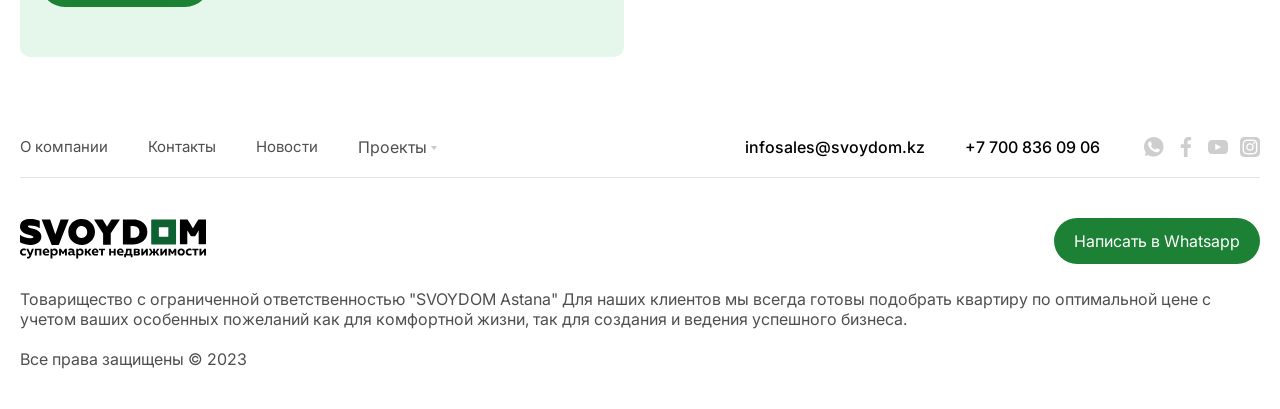
<file: news-in.html>
<!DOCTYPE html>
<html lang="ru">
  <head>
    <meta charset="UTF-8" />
    <meta http-equiv="X-UA-Compatible" content="IE=edge" />
    <meta name="viewport" content="width=device-width, initial-scale=1" />
    <meta http-equiv="x-ua-compatible" content="IE=edge" />
    <title>SVOYDOM</title>
    <link
      href="https://fonts.googleapis.com/css2?family=Inter:wght@300;400;500;600;700;800;900&display=swap"
      rel="stylesheet"
    />
    <link rel="stylesheet" href="css/slick.css" />
    <link rel="stylesheet" href="css/slick-theme.css" />
    <link rel="stylesheet" href="css/select2.min.css" />
    <link rel="stylesheet" href="css/nouislider.min.css" />
    <link rel="stylesheet" href="css/aos.css" />
    <link rel="stylesheet" href="css/style.css" />
  </head>

  <body>
    <header class="header" id="header">
      <div class="wrapper">
        <div class="header-info">
          <a href="index.html" class="logo"
            ><img src="img/logo.svg" alt=""
          /></a>
          <div class="menu-wrap">
            <ul class="main-menu">
              <li>
                <button type="button">Проекты <span>Меню</span></button>
                <ul class="sub-menu">
                  <li><a href="current-projects.html">Текущие проекты</a></li>
                  <li><a href="completed-projects.html">Завершенные</a></li>
                </ul>
              </li>
              <li><a href="about.html">О компании</a></li>
              <li><a href="faq.html">FAQ</a></li>
              <li><a href="news.html">Новости</a></li>
              <li><a href="contacts.html">Контакты</a></li>
              <li><a href="upgrade.html">Svoy Upgrade</a></li>
              <li><a href="upgrade.html">Svoy Bonus</a></li>
            </ul>
            <div class="btn-wrap">
              <a href="#" class="green-btn">Заказать звонок</a>
              <div class="select-wrap lang">
                <select>
                  <option value="1">Ру</option>
                  <option value="2">Кз</option>
                </select>
              </div>
            </div>
          </div>
          <div class="header-buttons">
            <div class="select-wrap icon-select">
              <select>
                <option value="1">Алматы</option>
                <option value="2">Астана</option>
                <option value="3">Атырау</option>
              </select>
            </div>
            <button class="drop-menu">
              <img src="img/drop-icon.svg" alt="" />
            </button>
            <a href="favorites.html" class="favorite-icon">
              <svg
                width="20"
                height="21"
                viewBox="0 0 20 21"
                fill="none"
                xmlns="http://www.w3.org/2000/svg"
              >
                <path
                  d="M18.4134 3.0747C17.3781 1.95181 15.9575 1.33337 14.413 1.33337C13.2585 1.33337 12.2013 1.69837 11.2704 2.41814C10.8008 2.78142 10.3752 3.22595 10 3.7447C9.62492 3.22607 9.19922 2.78142 8.72941 2.41814C7.79875 1.69837 6.74148 1.33337 5.58699 1.33337C4.0425 1.33337 2.62176 1.95181 1.58645 3.0747C0.563516 4.18447 0 5.7006 0 7.34396C0 9.03537 0.630351 10.5837 1.98363 12.2167C3.19426 13.6774 4.93422 15.1603 6.94914 16.8774C7.63719 17.4638 8.41707 18.1284 9.22684 18.8364C9.4408 19.0238 9.71557 19.1271 10 19.127C10.2846 19.127 10.5592 19.0238 10.7729 18.8367C11.5826 18.1286 12.363 17.4636 13.0513 16.8769C15.0659 15.1601 16.8059 13.6774 18.0165 12.2165C19.3698 10.5838 20 9.0354 20 7.3438C20 5.7006 19.4365 4.18447 18.4134 3.0747Z"
                />
              </svg>
            </a>
          </div>
        </div>
      </div>
    </header>

    <div class="breadcrumbs-wrap">
      <div class="wrapper">
        <ul class="breadcrumbs-menu">
          <li><a href="index.html">Главная</a></li>
          <li><a href="news.html">Новости</a></li>
          <li><span>Новость</span></li>
        </ul>
      </div>
    </div>

    <div class="news-info2">
      <div class="wrapper">
        <time class="date">12.11.2023</time>
        <h1>Заголовок новости</h1>
        <div class="info">
          <div class="img-wrap">
            <img src="img/news-info-img.jpg" alt="" />
          </div>
          <div class="text-wrap">
            <h2>Заголовок новости 1</h2>
            <p>
              С нами наши клиенты уверены в своем выборе, ведь мы постоянно
              контролируем ход строительства объектов наших Партнеров и
              актуализируем информацию на наших онлайн-каналах. Профессиональный
              подход и лучшие условия обеспечивают высокий уровень сервиса для
              наших клиентов. Более 30 000 клиентов доверяют нам и мы рады быть
              полезными!
            </p>
            <p>
              С нами наши клиенты уверены в своем выборе, ведь мы постоянно
              контролируем ход строительства объектов наших Партнеров и
              актуализируем информацию на наших онлайн-каналах. Профессиональный
              подход и лучшие условия обеспечивают высокий уровень сервиса для
              наших клиентов. Более 30 000 клиентов доверяют нам и мы рады быть
              полезными!
            </p>
            <p>
              С нами наши клиенты уверены в своем выборе, ведь мы постоянно
              контролируем ход строительства объектов наших Партнеров и
              актуализируем информацию на наших онлайн-каналах.
            </p>
          </div>
        </div>
        <div class="info">
          <div class="text-wrap">
            <h3>Заголовок новости 2</h3>
            <p>
              С нами наши клиенты уверены в своем выборе, ведь мы постоянно
              контролируем ход строительства объектов наших Партнеров и
              актуализируем информацию на наших онлайн-каналах. Профессиональный
              подход и лучшие условия обеспечивают высокий уровень сервиса для
              наших клиентов. Более 30 000 клиентов доверяют нам
            </p>
          </div>
          <div class="text-wrap">
            <h3>Заголовок новости 2</h3>
            <p>
              С нами наши клиенты уверены в своем выборе, ведь мы постоянно
              контролируем ход строительства объектов наших Партнеров и
              актуализируем информацию на наших онлайн-каналах. Профессиональный
              подход и лучшие условия обеспечивают высокий уровень сервиса для
              наших клиентов. Более 30 000 клиентов доверяют нам
            </p>
          </div>
        </div>
        <div class="big-info">
          <div class="img-wrap">
            <img src="img/news-info-img2.jpg" alt="" />
          </div>
          <div class="text-wrap">
            <h2>Заголовок новости 1</h2>
            <p>
              С нами наши клиенты уверены в своем выборе, ведь мы постоянно
              контролируем ход строительства объектов наших Партнеров и
              актуализируем информацию на наших онлайн-каналах. Профессиональный
              подход и лучшие условия обеспечивают высокий уровень сервиса для
              наших клиентов. Более 30 000 клиентов доверяют нам и мы рады быть
              полезными!
            </p>
            <p>
              С нами наши клиенты уверены в своем выборе, ведь мы постоянно
              контролируем ход строительства объектов наших Партнеров и
              актуализируем информацию на наших онлайн-каналах. Профессиональный
              подход и лучшие условия обеспечивают высокий уровень сервиса для
              наших клиентов. Более 30 000 клиентов доверяют нам и мы рады быть
              полезными!
            </p>
            <p>
              С нами наши клиенты уверены в своем выборе, ведь мы постоянно
              контролируем ход строительства объектов наших Партнеров и
              актуализируем информацию на наших онлайн-каналах.
            </p>
          </div>
          <div class="buttons">
            <button type="button">Предыдущая <span>статья</span></button>
            <button type="button">Следующая <span>статья</span></button>
          </div>
        </div>
        <ul class="social-menu">
          <li>
            <a href="#"></a>
          </li>
          <li>
            <a href="#"></a>
          </li>
          <li>
            <a href="#"></a>
          </li>
          <li>
            <a href="#"></a>
          </li>
        </ul>
      </div>
    </div>

    <div class="news-info-slider-wrap">
      <div class="wrapper">
        <div class="title-wrap">
          <h2
            class="main-title"
            data-aos="fade-right"
            data-aos-offset="-100"
            data-aos-delay="100"
            data-aos-duration="800"
            data-aos-easing="ease-in-out"
          >
            Другие новости
          </h2>
          <div class="select-wrap style2">
            <select>
              <option value="1">Поиск по дате</option>
              <option value="2">24</option>
              <option value="3">64</option>
              <option value="4">Алматы</option>
              <option value="5">Алматы</option>
            </select>
          </div>
        </div>
        <div class="news-slider">
          <a href="news-in.html" class="news-item">
            <div class="img-wrap">
              <img src="img/news-img1.jpg" alt="" />
            </div>
            <div class="text-wrap">
              <time>21.03.2013</time>
              <b> Эта новость ваш шок Эта новость ваш шок</b>
              <span
                >Специально для наших дорогих клиентов мы создали уникальную
                программу лояльности...</span
              >
              <span class="green">Читать полностью</span>
            </div>
          </a>
          <a href="news-in.html" class="news-item">
            <div class="img-wrap">
              <img src="img/news-img2.jpg" alt="" />
            </div>
            <div class="text-wrap">
              <time>21.03.2013</time>
              <b> Открытие нового...</b>
              <span
                >Специально для наших дорогих клиентов мы создали уникальную
                программу лояльности...</span
              >
              <span class="green">Читать полностью</span>
            </div>
          </a>
          <a href="news-in.html" class="news-item">
            <div class="img-wrap">
              <img src="img/news-img3.jpg" alt="" />
            </div>
            <div class="text-wrap">
              <time>21.03.2013</time>
              <b> Вы не поверите...</b>
              <span
                >Специально для наших дорогих клиентов мы создали уникальную
                программу лояльности Специально для наших дорогих клиентов мы
                создали уникальную программу лояльности...</span
              >
              <span class="green">Читать полностью</span>
            </div>
          </a>
          <a href="news-in.html" class="news-item">
            <div class="img-wrap">
              <img src="img/news-img4.jpg" alt="" />
            </div>
            <div class="text-wrap">
              <time>21.03.2013</time>
              <b>Эта парковка просто...</b>
              <span
                >Специально для наших дорогих клиентов мы создали уникальную
                программу лояльности...</span
              >
              <span class="green">Читать полностью</span>
            </div>
          </a>
        </div>
      </div>
    </div>

    <div class="contact-us">
      <div class="wrapper">
        <div class="title-wrap">
          <h2
            class="main-title"
            data-aos="fade-right"
            data-aos-offset="-100"
            data-aos-delay="100"
            data-aos-duration="800"
            data-aos-easing="ease-in-out"
          >
            Свяжитесь с нами
          </h2>
        </div>
        <div class="contact-info-wrap">
          <div class="contact-form-wrap">
            <img src="img/contact-bg.png" alt="" class="bg" />
            <h3>Оставьте заявку мы вам обязательно перезвоним!</h3>
            <p>
              Заполните форму обратной связи, чтобы задать все интересующие Вас
              вопросы и оставить запрос на поиск идеальной квартиры.
            </p>
            <form class="contact-form">
              <div class="inputs">
                <input type="text" placeholder="Ваше имя" />
                <input
                  type="tel"
                  class="phone-number-input"
                  placeholder="+ 7 700 000 00 00"
                />
                <div class="select-wrap">
                  <select>
                    <option value="1">Жилой комплекс</option>
                    <option value="2">Первый</option>
                    <option value="3">Второй</option>
                  </select>
                </div>
              </div>
              <div class="btn-wrap">
                <button class="green-btn" type="button">Оставить заявку</button>
                <p>
                  Нажимая кнопку “отправить” вы соглашаетесь с
                  <a href="#"> политикой обработки данных</a>
                </p>
              </div>
            </form>
          </div>
          <div id="map2"></div>
        </div>
      </div>
    </div>

    <footer class="footer">
      <div class="wrapper">
        <div class="footer-top">
          <div class="footer-menu-wrap">
            <a href="index.html" class="footer-logo hide">
              <img src="img/logo.svg" alt="" />
            </a>
            <ul class="main-menu">
              <li><a href="about.html">О компании</a></li>
              <li><a href="contacts.html">Контакты</a></li>
              <li><a href="news.html">Новости</a></li>
              <li>
                <button type="button">Проекты</button>
                <ul class="sub-menu">
                  <li><a href="current-projects.html">Текущие проекты</a></li>
                  <li><a href="completed-projects.html">Завершенные</a></li>
                </ul>
              </li>
            </ul>
            <ul class="social-menu">
              <li>
                <a href="#"></a>
              </li>
              <li>
                <a href="#"></a>
              </li>
              <li>
                <a href="#"></a>
              </li>
              <li>
                <a href="#"></a>
              </li>
            </ul>
          </div>
          <div class="links">
            <a href="mailto:infosales@svoydom.kz">infosales@svoydom.kz</a>
            <a href="tel:+77008360906">+7 700 836 09 06</a>
          </div>
        </div>
        <div class="footer-bottom">
          <div class="top">
            <a href="index.html" class="footer-logo">
              <img src="img/logo.svg" alt="" />
            </a>
            <a href="#" class="green-btn">Написать в Whatsapp</a>
          </div>
          <p>
            Товарищество с ограниченной ответственностью "SVOYDOM Astana" Для
            наших клиентов мы всегда готовы подобрать квартиру по оптимальной
            цене с учетом ваших особенных пожеланий как для комфортной жизни,
            так для создания и ведения успешного бизнеса.
          </p>
          <p>Все права защищены &copy; 2023</p>
        </div>
      </div>
    </footer>

    <a href="#header" class="top-scroll">
      <span class="icon">
        <svg
          width="16"
          height="9"
          viewBox="0 0 16 9"
          fill="none"
          xmlns="http://www.w3.org/2000/svg"
        >
          <path
            d="M7.99997 6.99385e-07C8.09548 -0.000101352 8.19008 0.0192601 8.27832 0.0569722C8.36656 0.0946834 8.4467 0.150001 8.51415 0.219749L15.7869 7.71971C16.071 8.01277 16.071 8.48733 15.7869 8.7802C15.5027 9.07308 15.0425 9.07327 14.7585 8.7802L7.99997 1.81049L1.24143 8.78021C0.957251 9.07327 0.497068 9.07327 0.213069 8.78021C-0.0709305 8.48714 -0.0711137 8.01259 0.213069 7.71971L7.48578 0.219749C7.55323 0.150001 7.63338 0.0946834 7.72162 0.0569723C7.80986 0.0192602 7.90445 -0.000101335 7.99997 6.99385e-07Z"
          />
        </svg>
      </span>
      <span class="text">Наверх</span>
    </a>

    <script src="js/jquery-3.4.1.min.js"></script>
    <script src="js/slick.min.js"></script>
    <script src="js/gsap.min.js"></script>
    <script src="js/ScrollTrigger.min.js"></script>
    <script src="js/jquery.inputmask.bundle.min.js"></script>
    <script src="js/jquery.validate.js"></script>
    <script src="js/select2.min.js"></script>
    <script src="js/nouislider.min.js"></script>
    <script src="js/aos.js"></script>
    <script src="js/jquery.magnific-popup.min.js"></script>
    <script src="js/jquery.smooth-scroll.min.js"></script>
    <script src="js/script.js"></script>

    <script src="https://api-maps.yandex.ru/2.1/?lang=ru_RU"></script>

    <script>
      let center2 = [55.707076, 37.385825];
      let center3 = [55.847076, 37.485825];
      let center4 = [55.687076, 36.885825];

      function init() {
        let map = new ymaps.Map("map2", {
          center: center2,
          zoom: 9,
          controls: [],
        });

        let placemark2 = new ymaps.Placemark(
          center2,
          {
            balloonContent: `
            
    <div class="balloon-wrap">
      <div class="img-wrap">
        <img src="img/balloon-img.jpg" alt="" />
      </div>
      <div class="bottom-wrap">
      <span class="address"
        >Адрес г. Алматы ул. Макатаева 129в, Алматы 050000</span
      >
    </div>
    </div>
            
            `,
          },
          {
            iconLayout: "default#image",
            iconImageHref: "img/map-marker.svg",
            iconImageOffset: [0, 0],
            iconImageSize: [100, 34],
            hideIconOnBalloonOpen: false,
          }
        );

        map.geoObjects.add(placemark2);
        map.behaviors.disable("scrollZoom");
      }
      ymaps.ready(init);
    </script>
  </body>
</html>
</file>
<file: css/style.css>
body,
html {
  overflow-x: hidden;
  font-family: "Inter", sans-serif;
}
body.overflow,
html.overflow {
  overflow: hidden;
}
body.fixed,
html.fixed {
  overflow: hidden;
}
body.hidden,
html.hidden {
  overflow-x: hidden;
}

* {
  box-sizing: border-box;
  margin: 0;
  padding: 0;
  font-family: "Inter", sans-serif;
  color: #4f4f4f;
}

body {
  display: -webkit-box;
  display: -ms-flexbox;
  display: flex;
  -webkit-box-orient: vertical;
  -webkit-box-direction: normal;
  -ms-flex-direction: column;
  flex-direction: column;
  -webkit-box-pack: justify;
  -ms-flex-pack: justify;
  justify-content: space-between;
  min-height: 100vh;
}

input,
textarea {
  border: none;
}
input:focus,
textarea:focus {
  outline: none;
}

input::-webkit-outer-spin-button,
input::-webkit-inner-spin-button {
  -webkit-appearance: none;
  margin: 0;
}

input[type=number] {
  -moz-appearance: textfield;
}

button {
  cursor: pointer;
  border: none;
  transition: 0.3s;
  background: none;
}
button:focus {
  outline: none;
  border: none;
}

ul {
  list-style-type: none;
  margin: 0;
  padding: 0;
}

a {
  text-decoration: none;
  transition: 0.3s;
  display: inline-block;
}
a:hover {
  text-decoration: none;
}
a:focus {
  outline: none;
}

.wrapper {
  max-width: 1480px;
  width: 100%;
  margin: 0 auto;
  padding: 0 20px;
}

.error-wrap {
  margin-top: 50px;
}
@media (max-width: 767px) {
  .error-wrap {
    margin-top: 30px;
  }
}
.error-wrap .wrapper {
  max-width: 870px;
  text-align: center;
}
.error-wrap .wrapper img {
  width: 100%;
  margin-bottom: 70px;
}
.error-wrap .wrapper .green-btn {
  display: -webkit-inline-box;
  display: -ms-inline-flexbox;
  display: inline-flex;
}
.error-wrap .wrapper p {
  text-align: center;
  margin-bottom: 20px;
  font-size: 20px;
  font-weight: 600;
  color: #252525;
}

.title-wrap {
  padding-bottom: 30px;
  border-bottom: 1px solid #e4e4e4;
  margin-bottom: 40px;
}
@media (max-width: 1024px) {
  .title-wrap {
    margin-bottom: 20px;
    padding-bottom: 25px;
  }
}
.title-wrap .main-title {
  font-size: 36px;
  font-weight: 600;
  color: #000;
}
@media (max-width: 1024px) {
  .title-wrap .main-title {
    text-align: center;
    font-size: 24px;
  }
}

.main-title {
  font-size: 48px;
  color: #000;
}
@media (max-width: 1200px) {
  .main-title {
    font-size: 28px;
  }
}

.green-btn {
  border-radius: 100px;
  display: -webkit-box;
  display: -ms-flexbox;
  display: flex;
  -webkit-box-align: center;
  -ms-flex-align: center;
  align-items: center;
  -webkit-box-pack: center;
  -ms-flex-pack: center;
  justify-content: center;
  padding: 13px 20px;
  background: #1c8035;
  color: white;
}
.green-btn:hover {
  background: #008b3b;
}

.white-btn {
  border-radius: 100px;
  display: -webkit-box;
  display: -ms-flexbox;
  display: flex;
  -webkit-box-align: center;
  -ms-flex-align: center;
  align-items: center;
  -webkit-box-pack: center;
  -ms-flex-pack: center;
  justify-content: center;
  padding: 13px 20px;
  background: white;
  color: #141414;
}

.grey-btn {
  border-radius: 100px;
  display: -webkit-inline-box;
  display: -ms-inline-flexbox;
  display: inline-flex;
  -webkit-box-align: center;
  -ms-flex-align: center;
  align-items: center;
  -webkit-box-pack: center;
  -ms-flex-pack: center;
  justify-content: center;
  padding: 13px 20px;
  background: #f4f4f4;
  color: #4f4f4f;
}
.grey-btn:hover {
  color: #141414;
}

.red-btn {
  border-radius: 100px;
  display: -webkit-box;
  display: -ms-flexbox;
  display: flex;
  -webkit-box-align: center;
  -ms-flex-align: center;
  align-items: center;
  -webkit-box-pack: center;
  -ms-flex-pack: center;
  justify-content: center;
  padding: 15px 20px;
  background: #ee2929;
  color: white;
}
.red-btn:hover {
  background: #f14f4f;
}
@media (max-width: 767px) {
  .red-btn {
    padding: 12px 20px;
  }
}

.select-wrap {
  position: relative;
  height: 50px;
  min-width: 200px;
  border-radius: 50px;
  background: white;
}
.select-wrap.border {
  border: 1px solid #e4e4e4;
  min-width: auto;
}
@media (max-width: 767px) {
  .select-wrap {
    height: 44px;
  }
}
.select-wrap:hover .select2-selection__arrow b {
  background: url(../img/arrow-green.svg) no-repeat center center !important;
}
.select-wrap:hover .select2-container .select2-selection--single .select2-selection__rendered {
  color: #008b3b;
}
.select-wrap:hover.border {
  border-color: #cecece;
}
.select-wrap:hover.border .select2-selection__rendered {
  color: #141414 !important;
}
.select-wrap select {
  display: none;
}
.select-wrap .select2 {
  position: relative;
  width: 100% !important;
  height: 100%;
}
.select-wrap .select2 .selection {
  width: 100%;
}
.select-wrap .select2-container--default .select2-selection--single {
  background-color: transparent;
  text-align: left;
  border: none;
  padding: 0 20px;
  padding-left: 0;
  background: #fff;
  height: 100%;
  border-radius: 50px;
}
.select-wrap .select2-container--default .select2-selection--single:focus {
  outline: none;
}
.select-wrap .select2-container .select2-selection--single .select2-selection__rendered {
  font-size: 16px;
  padding: 10px 15px;
  line-height: 30px;
  height: 50px;
  color: #4f4f4f;
}
@media (max-width: 767px) {
  .select-wrap .select2-container .select2-selection--single .select2-selection__rendered {
    font-size: 14px;
    height: 44px;
    line-height: 24px;
  }
}
.select-wrap .select2-selection__arrow {
  width: 6px !important;
  height: 7px !important;
  top: 50% !important;
  right: 15px !important;
  transform: translateY(-50%);
  z-index: 1 !important;
  background-color: transparent;
}
.select-wrap .select2-selection__arrow b {
  background: url(../img/arrow.svg) no-repeat center center;
  width: 6px !important;
  height: 7px !important;
  border: none !important;
  transition: 0.2s;
}
.select-wrap .select2-container--default.select2-container--open .select2-selection--single .select2-selection__arrow b {
  transform: rotate(180deg);
}
.select-wrap.style2 {
  min-width: auto;
  height: auto;
}
.select-wrap.style2 .select2-selection__rendered {
  padding: 0 !important;
  padding-right: 20px !important;
  color: #000 !important;
  height: auto !important;
  line-height: inherit !important;
  transition: 0.3s;
}
@media (max-width: 767px) {
  .select-wrap.style2 .select2-selection__rendered {
    font-size: 16px !important;
  }
}
.select-wrap.style2 .select2-selection--single {
  padding-right: 0 !important;
}
.select-wrap.style2 .select2-selection__arrow {
  right: 5px !important;
}
.select-wrap.style2 .select2-selection__arrow b {
  background: url(../img/arrow-black.svg) no-repeat center center;
  width: 6px !important;
  height: 7px !important;
  border: none !important;
  transition: 0.2s;
}
.select-wrap.style2:hover .select2-selection__rendered {
  color: #008b3b !important;
}

.select2-dropdown {
  border: none !important;
  font-size: 16px !important;
}
@media (max-width: 767px) {
  .select2-dropdown {
    font-size: 14px !important;
  }
}

.select2-container--default .select2-selection--single .select2-selection__placeholder {
  color: #4f4f4f;
}

.select2-container--default .select2-results__option[aria-selected=true] {
  background: white;
  color: #4f4f4f;
  font-size: 16px !important;
  font-weight: 400;
  transition: 0s;
}
@media (max-width: 767px) {
  .select2-container--default .select2-results__option[aria-selected=true] {
    font-size: 14px !important;
  }
}

.select2-container--default .select2-results__option--highlighted[aria-selected] {
  font-size: 16px;
  background: white;
  color: #008b3b;
  font-weight: 400;
  transition: 0s;
}
@media (max-width: 767px) {
  .select2-container--default .select2-results__option--highlighted[aria-selected] {
    font-size: 14px;
  }
}

.select2-search--dropdown {
  padding: 0;
}

.select2-container--open .select2-dropdown {
  bottom: 0 !important;
  top: 100%;
  transition: 0s;
}

.select2-results__options {
  border: none;
  max-height: inherit !important;
  background: white;
  border-radius: 10px;
  padding: 20px 0;
  margin-top: 10px;
  transition: 0s;
  min-width: 100%;
  width: max-content;
  box-shadow: 1px 1px 20px 0px rgba(0, 0, 0, 0.11);
  -webkit-box-shadow: 1px 1px 20px 0px rgba(0, 0, 0, 0.11);
  -moz-box-shadow: 1px 1px 20px 0px rgba(0, 0, 0, 0.11);
}

.select2-results__option {
  font-size: 16px;
  background: #fff;
  white-space: nowrap;
  display: -webkit-box;
  display: -ms-flexbox;
  display: flex;
  -webkit-box-align: center;
  -ms-flex-align: center;
  align-items: center;
  padding: 0 15px !important;
  margin-bottom: 20px;
  transition: 0s;
}
.select2-results__option:last-child {
  margin-bottom: 0;
}
@media (max-width: 767px) {
  .select2-results__option {
    font-size: 14px;
  }
}
.select2-results__option:last-child {
  border: none;
}
.select2-results__option > span {
  display: -webkit-box;
  display: -ms-flexbox;
  display: flex;
  -webkit-box-align: center;
  -ms-flex-align: center;
  align-items: center;
}
.select2-results__option > span img {
  width: 25px;
  height: 25px;
  margin-right: 5px;
  margin-bottom: 3px;
}

.select2-search__field {
  border: none !important;
  border-bottom: none !important;
  border-top: 1px solid rgba(70, 70, 95, 0.1) !important;
  padding-left: 10px !important;
  font-size: 11px !important;
  min-height: 30px;
  transition: 0s;
}

.select2-search--dropdown {
  border: none;
}

.select2-search {
  display: none;
}

.select2-results__option {
  font-weight: 400;
  padding: 0 15px;
  color: #4f4f4f;
  font-size: 16px;
  transition: 0s;
}
@media (max-width: 767px) {
  .select2-results__option {
    font-size: 14px;
  }
}

.balloon-wrap {
  max-width: 290px;
  width: 100%;
  border-radius: 10px;
  overflow: hidden;
}
@media (max-width: 767px) {
  .balloon-wrap {
    display: none;
  }
}
.balloon-wrap img {
  width: 100%;
  height: 100%;
  object-fit: cover;
}
.balloon-wrap .bottom-wrap {
  padding: 15px 20px;
  background: white;
}
.balloon-wrap .address {
  font-size: 14px;
  line-height: 17px;
}

.current-projects {
  margin-top: 80px;
}
@media (max-width: 1024px) {
  .current-projects {
    margin-top: 50px;
  }
}
@media (max-width: 767px) {
  .current-projects .wrapper {
    text-align: center;
  }
}
.current-projects .wrapper .title-wrap {
  display: -webkit-box;
  display: -ms-flexbox;
  display: flex;
  -webkit-box-align: center;
  -ms-flex-align: center;
  align-items: center;
  -webkit-box-pack: justify;
  -ms-flex-pack: justify;
  justify-content: space-between;
}
@media (max-width: 767px) {
  .current-projects .wrapper .title-wrap {
    text-align: center;
    -webkit-box-orient: vertical;
    -webkit-box-direction: normal;
    -ms-flex-direction: column;
    flex-direction: column;
  }
}
.current-projects .wrapper .title-wrap > span {
  font-size: 16px;
  font-weight: 500;
}
@media (max-width: 767px) {
  .current-projects .wrapper .title-wrap > span {
    margin-top: 15px;
  }
}
.current-projects .wrapper .grey-btn {
  margin-top: 24px;
}
@media (max-width: 767px) {
  .current-projects .wrapper .grey-btn {
    margin: 24px auto 0;
  }
}
.current-projects .wrapper .projects-items {
  display: grid;
  grid-template-columns: 1fr 1fr 1fr 1fr;
  gap: 15px;
  align-items: baseline;
}
@media (max-width: 1300px) {
  .current-projects .wrapper .projects-items {
    grid-template-columns: 1fr 1fr 1fr;
  }
}
@media (max-width: 1024px) {
  .current-projects .wrapper .projects-items {
    grid-template-columns: 1fr 1fr;
  }
}
@media (max-width: 767px) {
  .current-projects .wrapper .projects-items {
    grid-template-columns: 1fr;
  }
}
.current-projects .wrapper .projects-items .projects-item {
  border-radius: 10px;
  overflow: hidden;
  border: 1px solid #e4e4e4;
  position: relative;
  z-index: 0;
}
@media (max-width: 767px) {
  .current-projects .wrapper .projects-items .projects-item {
    max-width: 470px;
    margin: 0 auto;
    width: 100%;
  }
}
.current-projects .wrapper .projects-items .projects-item .count {
  position: absolute;
  top: 15px;
  left: 15px;
  z-index: 10;
  border-radius: 5px;
  background: #ffca0f;
  padding: 5px 10px;
  color: #000;
  font-size: 12px;
  font-weight: 600;
}
.current-projects .wrapper .projects-items .projects-item .img-wrap {
  display: -webkit-box;
  display: -ms-flexbox;
  display: flex;
}
.current-projects .wrapper .projects-items .projects-item .img-wrap img {
  width: 100%;
  height: 100%;
  object-fit: cover;
}
.current-projects .wrapper .projects-items .projects-item .text-wrap {
  padding: 20px;
  background: white;
  display: -webkit-box;
  display: -ms-flexbox;
  display: flex;
  -webkit-box-orient: vertical;
  -webkit-box-direction: normal;
  -ms-flex-direction: column;
  flex-direction: column;
  align-items: flex-start;
  min-height: 236px;
  position: relative;
  top: auto;
  margin-bottom: -55px;
}
@media (max-width: 1024px) {
  .current-projects .wrapper .projects-items .projects-item .text-wrap {
    margin-bottom: 0;
    min-height: auto;
  }
}
.current-projects .wrapper .projects-items .projects-item .text-wrap b {
  font-size: 24px;
  color: #000;
  font-weight: 600;
  text-align: left;
  display: block;
}
@media (max-width: 1024px) {
  .current-projects .wrapper .projects-items .projects-item .text-wrap b {
    font-size: 18px;
  }
}
.current-projects .wrapper .projects-items .projects-item .text-wrap p {
  display: -webkit-box;
  display: -ms-flexbox;
  display: flex;
  margin-bottom: 10px;
}
.current-projects .wrapper .projects-items .projects-item .text-wrap p span {
  position: relative;
  z-index: 0;
  margin: 0;
  margin-right: 20px;
  color: #4f4f4f;
  font-size: 16px;
  white-space: nowrap;
}
@media (max-width: 1400px) {
  .current-projects .wrapper .projects-items .projects-item .text-wrap p span {
    font-size: 14px;
  }
}
.current-projects .wrapper .projects-items .projects-item .text-wrap p span:last-child {
  margin-right: 0;
}
.current-projects .wrapper .projects-items .projects-item .text-wrap p span:last-child:after {
  content: none;
}
.current-projects .wrapper .projects-items .projects-item .text-wrap p span:after {
  content: "";
  position: absolute;
  right: -10px;
  width: 1px;
  height: 100%;
  background: #d7d7d7;
}
.current-projects .wrapper .projects-items .projects-item .text-wrap span {
  margin-bottom: 10px;
  display: inline-block;
}
@media (max-width: 1024px) {
  .current-projects .wrapper .projects-items .projects-item .text-wrap span {
    font-size: 14px;
  }
}
.current-projects .wrapper .projects-items .projects-item .text-wrap span.text {
  color: #000;
}
.current-projects .wrapper .projects-items .projects-item .text-wrap span.grey-text {
  margin-top: 5px;
}
.current-projects .wrapper .projects-items .projects-item .text-wrap span.red-text {
  color: #eb5757;
}
.current-projects .wrapper .projects-items .projects-item .text-wrap img {
  margin-top: 10px;
}
@media (min-width: 1025px) {
  .current-projects .wrapper .projects-items .projects-item:hover .text-wrap {
    top: -50px;
  }
}
@media (max-width: 767px) {
  .current-projects .wrapper .projects-items .projects-item.mobile-hide {
    display: none;
  }
}
.current-projects.center {
  text-align: center;
  margin-top: 0;
}
.current-projects.center .wrapper {
  display: -webkit-box;
  display: -ms-flexbox;
  display: flex;
  -webkit-box-orient: vertical;
  -webkit-box-direction: normal;
  -ms-flex-direction: column;
  flex-direction: column;
}
.current-projects.center .main-title {
  text-align: left;
  margin-bottom: 20px;
}
@media (max-width: 767px) {
  .current-projects.center .main-title {
    text-align: center;
  }
}
.current-projects.center .select-wrap {
  margin-bottom: 50px;
  align-self: flex-start;
  min-width: auto;
}
@media (max-width: 767px) {
  .current-projects.center .select-wrap {
    margin-bottom: 40px;
    align-self: center;
  }
}
.current-projects.center .grey-btn {
  align-self: center;
}

.ymaps-2-1-79-balloon {
  box-shadow: none !important;
  overflow: hidden;
  border-radius: 10px;
}

.ymaps-2-1-79-balloon__close {
  display: none;
}

.ymaps-2-1-79-balloon__close + .ymaps-2-1-79-balloon__content {
  margin: 0 !important;
}

.ymaps-2-1-79-balloon__content {
  padding: 0 !important;
  margin: 0;
}

body.mfp-open {
  overflow: hidden !important;
}

.checkbox-wrap label {
  cursor: pointer;
}
.checkbox-wrap label input {
  position: absolute;
  top: 0;
  left: 0;
  width: 0;
  height: 0;
  overflow: hidden;
  opacity: 0;
}
.checkbox-wrap label span {
  width: 50px;
  height: 50px;
  display: -webkit-box;
  display: -ms-flexbox;
  display: flex;
  -webkit-box-align: center;
  -ms-flex-align: center;
  align-items: center;
  -webkit-box-pack: center;
  -ms-flex-pack: center;
  justify-content: center;
  border-radius: 10px;
  min-width: 50px;
  border: 1px solid #e4e4e4;
  font-size: 16px;
  color: #4f4f4f;
  text-align: center;
  transition: 0.3s;
}
.checkbox-wrap label input:checked ~ span {
  border-color: #1c8035;
  background: #1c8035;
  color: white;
}

.radio-wrap input[type=radio] {
  display: none;
}
.radio-wrap input:checked + label {
  background: #1c8035;
  color: white;
}
.radio-wrap label {
  display: -webkit-box;
  display: -ms-flexbox;
  display: flex;
  -webkit-box-align: center;
  -ms-flex-align: center;
  align-items: center;
  -webkit-box-pack: center;
  -ms-flex-pack: center;
  justify-content: center;
  width: 50px;
  height: 50px;
  border-radius: 10px;
  border: 1px solid #e4e4e4;
  color: #4f4f4f;
  font-size: 16px;
  min-width: 50px;
  cursor: pointer;
}

.radio-wrap2 input[type=radio] {
  display: none;
}
.radio-wrap2 input:checked + label {
  color: #141414;
}
.radio-wrap2 input:checked + label .icon {
  border-color: #1c8035;
}
.radio-wrap2 input:checked + label .icon:after {
  background: #1c8035;
}
.radio-wrap2 label {
  display: -webkit-box;
  display: -ms-flexbox;
  display: flex;
  -webkit-box-align: center;
  -ms-flex-align: center;
  align-items: center;
  color: #4f4f4f;
  font-size: 16px;
  cursor: pointer;
}
.radio-wrap2 label .icon {
  border-radius: 50%;
  margin-right: 10px;
  width: 18px;
  height: 18px;
  border: 1px solid #cecece;
  transition: 0.3s;
  position: relative;
}
.radio-wrap2 label .icon:after {
  content: "";
  border-radius: 50%;
  width: 10px;
  height: 10px;
  background: transparent;
  transition: 0.3s;
  position: absolute;
  top: 50%;
  left: 50%;
  transform: translate(-50%, -50%);
}

.range-info {
  position: relative;
  z-index: 0;
}
.range-info #range-slider-1,
.range-info #range-slider-2,
.range-info #range-slider-3,
.range-info #range-slider-4 {
  position: absolute;
  bottom: 0;
  left: 5%;
  width: 90%;
  height: 0;
}
.range-info .inputs {
  display: -webkit-box;
  display: -ms-flexbox;
  display: flex;
  border: 1px solid #e4e4e4;
  -webkit-box-align: center;
  -ms-flex-align: center;
  align-items: center;
  -webkit-box-pack: justify;
  -ms-flex-pack: justify;
  justify-content: space-between;
  padding: 0 15px;
  padding-right: 30px;
  border-radius: 50px;
  height: 50px;
  position: relative;
  transition: 0.3s;
}
.range-info .inputs:after {
  content: "";
  width: 1px;
  height: 24px;
  left: 50%;
  top: 50%;
  transform: translateY(-50%);
  background: #e4e4e4;
  position: absolute;
}
.range-info .inputs .input-wrap {
  width: calc((100% - 30px) / 2);
  display: -webkit-box;
  display: -ms-flexbox;
  display: flex;
  -webkit-box-align: center;
  -ms-flex-align: center;
  align-items: center;
  color: #141414;
  font-size: 17px;
}
.range-info .inputs .input-wrap sup {
  margin-top: -10px;
}
.range-info .inputs .input-wrap input {
  color: #141414;
  margin: 0 5px;
  width: 29px;
  text-align: center;
  font-size: 15px;
}
.range-info .inputs .input-wrap input::-webkit-input-placeholder {
  color: #141414;
}
.range-info .inputs .input-wrap input::-moz-placeholder {
  color: #141414;
}
.range-info .inputs .input-wrap input:-ms-input-placeholder {
  color: #141414;
}
.range-info .inputs .input-wrap input:-moz-placeholder {
  color: #141414;
}
.range-info.full {
  min-width: 280px;
}
.range-info.full .input-wrap input {
  min-width: 75px;
}
.range-info:hover .inputs {
  border-color: #cecece;
}

.header {
  margin: 20px 0;
  position: relative;
  z-index: 2;
}
@media (max-width: 1024px) {
  .header {
    margin: 0;
    margin-bottom: 15px;
  }
}
@media (max-width: 1024px) {
  .header .wrapper {
    padding: 0;
  }
}
.header .wrapper .header-info {
  background: #f9f9f9;
  border-radius: 10px;
  padding: 15px 25px;
  display: -webkit-box;
  display: -ms-flexbox;
  display: flex;
  -webkit-box-align: center;
  -ms-flex-align: center;
  align-items: center;
}
@media (max-width: 1200px) {
  .header .wrapper .header-info {
    padding: 15px 20px;
  }
}
@media (max-width: 1024px) {
  .header .wrapper .header-info {
    -webkit-box-pack: justify;
    -ms-flex-pack: justify;
    justify-content: space-between;
    border-radius: 0;
    position: relative;
  }
}
.header .wrapper .header-info .logo {
  width: 160px;
  display: -webkit-box;
  display: -ms-flexbox;
  display: flex;
  margin-right: 30px;
}
@media (max-width: 1400px) {
  .header .wrapper .header-info .logo {
    margin-right: 20px;
    min-width: 150px;
  }
}
@media (max-width: 1300px) {
  .header .wrapper .header-info .logo {
    width: 130px;
    min-width: 130px;
  }
}
@media (max-width: 1200px) {
  .header .wrapper .header-info .logo {
    width: 100px;
    min-width: 100px;
    margin-right: 15px;
  }
}
@media (max-width: 1024px) {
  .header .wrapper .header-info .logo {
    width: 110px;
    min-width: auto;
  }
}
.header .wrapper .header-info .logo img {
  width: 100%;
}
.header .wrapper .header-info .menu-wrap {
  display: -webkit-box;
  display: -ms-flexbox;
  display: flex;
  -webkit-box-align: center;
  -ms-flex-align: center;
  align-items: center;
  flex-grow: 1;
}
@media (max-width: 1024px) {
  .header .wrapper .header-info .menu-wrap {
    position: absolute;
    top: 65px;
    left: 0;
    width: 100%;
    overflow-y: auto;
    height: calc(100vh - 65px);
    background: white;
    z-index: 100;
    -webkit-box-orient: vertical;
    -webkit-box-direction: normal;
    -ms-flex-direction: column;
    flex-direction: column;
    align-items: flex-start;
    padding: 20px;
    padding-bottom: 85px;
    transition: 0.3s;
    transform: translateY(-100%);
    visibility: hidden;
    opacity: 0;
  }
  .header .wrapper .header-info .menu-wrap.open {
    visibility: visible;
    opacity: 1;
    transform: translateY(0);
  }
}
.header .wrapper .header-info .menu-wrap .main-menu {
  margin-bottom: -20px;
}
@media (max-width: 1400px) {
  .header .wrapper .header-info .menu-wrap .main-menu {
    -ms-flex-pack: distribute;
    justify-content: space-around;
    flex-grow: 1;
  }
}
@media (max-width: 1024px) {
  .header .wrapper .header-info .menu-wrap .main-menu {
    -webkit-box-orient: vertical;
    -webkit-box-direction: normal;
    -ms-flex-direction: column;
    flex-direction: column;
    justify-content: inherit;
  }
}
@media (max-width: 1400px) {
  .header .wrapper .header-info .menu-wrap .main-menu li {
    margin-right: 15px;
  }
}
@media (max-width: 1200px) {
  .header .wrapper .header-info .menu-wrap .main-menu li:first-child {
    margin-top: -3px;
  }
}
@media (max-width: 1100px) {
  .header .wrapper .header-info .menu-wrap .main-menu li {
    margin-right: 10px;
  }
  .header .wrapper .header-info .menu-wrap .main-menu li:first-child {
    margin-right: 15px;
  }
}
@media (max-width: 1024px) {
  .header .wrapper .header-info .menu-wrap .main-menu li {
    margin-bottom: 20px;
  }
}
@media (max-width: 1200px) {
  .header .wrapper .header-info .menu-wrap .main-menu li button {
    font-size: 13px;
  }
}
@media (max-width: 1100px) {
  .header .wrapper .header-info .menu-wrap .main-menu li button {
    font-size: 12px;
  }
}
@media (max-width: 1024px) {
  .header .wrapper .header-info .menu-wrap .main-menu li button {
    font-size: 0;
    display: none;
  }
}
.header .wrapper .header-info .menu-wrap .main-menu li button span {
  display: none;
}
@media (max-width: 1024px) {
  .header .wrapper .header-info .menu-wrap .main-menu li button span {
    display: inline-block;
    font-size: 16px;
    font-weight: 600;
    color: #008b3b;
  }
}
@media (max-width: 1024px) {
  .header .wrapper .header-info .menu-wrap .main-menu li .sub-menu {
    display: block;
    margin-top: 0;
  }
  .header .wrapper .header-info .menu-wrap .main-menu li .sub-menu li {
    margin-bottom: 20px;
  }
  .header .wrapper .header-info .menu-wrap .main-menu li .sub-menu li:last-child {
    margin-bottom: 0;
  }
}
.header .wrapper .header-info .menu-wrap .btn-wrap {
  display: -webkit-box;
  display: -ms-flexbox;
  display: flex;
  -webkit-box-align: center;
  -ms-flex-align: center;
  align-items: center;
  margin-left: auto;
}
@media (max-width: 1024px) {
  .header .wrapper .header-info .menu-wrap .btn-wrap {
    margin-left: 0;
    margin-top: auto;
    flex-direction: column-reverse;
    align-items: flex-start;
  }
}
.header .wrapper .header-info .menu-wrap .btn-wrap .green-btn {
  font-size: 14px;
  line-height: 15px;
  padding: 9px 20px 11px;
  white-space: nowrap;
}
@media (max-width: 1200px) {
  .header .wrapper .header-info .menu-wrap .btn-wrap .green-btn {
    padding-left: 15px;
    padding-right: 15px;
  }
}
.header .wrapper .header-info .menu-wrap .btn-wrap .select-wrap {
  min-width: 50px;
  margin-left: 5px;
  height: 35px;
  background: none;
}
@media (max-width: 1300px) {
  .header .wrapper .header-info .menu-wrap .btn-wrap .select-wrap {
    margin-left: 10px;
  }
}
@media (max-width: 1024px) {
  .header .wrapper .header-info .menu-wrap .btn-wrap .select-wrap {
    margin: 0;
    margin-bottom: 25px;
    margin-top: 20px;
    min-width: 50px;
  }
}
.header .wrapper .header-info .menu-wrap .btn-wrap .select-wrap .select2-selection__arrow {
  right: 12px !important;
}
.header .wrapper .header-info .menu-wrap .btn-wrap .select-wrap .select2-selection--single {
  background: none;
  padding-right: 10px;
}
.header .wrapper .header-info .menu-wrap .btn-wrap .select-wrap .select2-container--default .select2-selection--single .select2-selection__rendered {
  line-height: 18px;
  height: 35px;
}
.header .wrapper .header-info .header-buttons {
  display: -webkit-box;
  display: -ms-flexbox;
  display: flex;
  -webkit-box-align: center;
  -ms-flex-align: center;
  align-items: center;
}
.header .wrapper .header-info .header-buttons .comparsion-link {
  margin-right: 10px;
  margin-left: 5px;
  display: -webkit-box;
  display: -ms-flexbox;
  display: flex;
}
.header .wrapper .header-info .header-buttons .comparsion-link svg {
  transition: 0.3s;
  fill: #cecece;
}
@media (max-width: 1300px) {
  .header .wrapper .header-info .header-buttons .comparsion-link {
    margin: 0 10px;
  }
}
@media (max-width: 1024px) {
  .header .wrapper .header-info .header-buttons .comparsion-link {
    display: none;
  }
}
.header .wrapper .header-info .header-buttons .comparsion-link:hover svg {
  fill: #008b3b;
}
.header .wrapper .header-info .header-buttons .favorite-icon {
  display: -webkit-box;
  display: -ms-flexbox;
  display: flex;
}
@media (max-width: 1024px) {
  .header .wrapper .header-info .header-buttons .favorite-icon {
    margin-left: 5px;
  }
}
.header .wrapper .header-info .header-buttons .favorite-icon svg {
  transition: 0.3s;
  fill: #cecece;
}
.header .wrapper .header-info .header-buttons .favorite-icon:hover svg {
  fill: #008b3b;
}
.header .wrapper .header-info .header-buttons .drop-menu {
  display: none;
}
@media (max-width: 1024px) {
  .header .wrapper .header-info .header-buttons .drop-menu {
    display: inline-block;
    margin-left: 15px;
    order: 1;
  }
}
.header .wrapper .header-info .header-buttons .icon-select {
  position: relative;
  z-index: 0;
  min-width: 120px;
  height: 35px;
  background: none;
}
.header .wrapper .header-info .header-buttons .icon-select .select2-container--default .select2-selection--single .select2-selection__rendered {
  line-height: 18px;
  height: 35px;
  font-size: 14px;
  padding-left: 32px;
}
.header .wrapper .header-info .header-buttons .icon-select .select2-selection--single {
  background: none;
}
.header .wrapper .header-info .header-buttons .icon-select:after {
  content: "";
  background: url(../img/location.svg);
  background-size: cover;
  background-repeat: no-repeat;
  background-position: center center;
  width: 20px;
  height: 20px;
  position: absolute;
  top: 50%;
  margin-top: -10px;
  left: 10px;
  transition: 0.2s;
}
.header .wrapper .header-info .header-buttons .icon-select:hover:after {
  content: "";
  background: url(../img/location-green.svg);
}
.header.fixed-header {
  position: fixed;
  opacity: 0;
  z-index: -2;
}
@media (max-width: 1024px) {
  .header.fixed-header {
    position: relative !important;
    z-index: 2 !important;
    opacity: 1 !important;
    margin-bottom: 15px !important;
  }
}
.header.fix {
  position: fixed;
  top: 0;
  left: 0;
  z-index: 100;
  width: 100%;
  animation: opacity 0s;
  opacity: 1;
}
.header.fix .breadcrumbs-wrap {
  margin-top: 20px;
}

@keyframes opacity {
  from {
    opacity: 0;
  }
  to {
    opacity: 1;
  }
}
.tab-menu {
  display: -webkit-box;
  display: -ms-flexbox;
  display: flex;
  margin-bottom: 20px;
  -ms-flex-wrap: wrap;
  -webkit-flex-wrap: wrap;
  flex-wrap: wrap;
}
@media (max-width: 767px) {
  .tab-menu {
    margin-bottom: 10px;
  }
}
.tab-menu li {
  margin-right: 10px;
  margin-bottom: 10px;
}
.tab-menu li button {
  font-size: 16px;
  transition: 0.3s;
  border-radius: 50px;
  color: #141414;
  background: #f4f4f4;
  padding: 10px 28px;
}
.tab-menu li.active button {
  color: #fff;
  background: #1c8035;
}

.tab-content .tab-content-item {
  height: 0px;
  overflow: hidden;
}
.tab-content .tab-content-item.active {
  height: auto;
  overflow: visible;
}

.apartment-info {
  margin-bottom: 80px;
}
.apartment-info .wrapper {
  display: grid;
  grid-template-columns: 1fr 1fr;
  gap: 40px;
}
@media (max-width: 1300px) {
  .apartment-info .wrapper {
    gap: 20px;
  }
}
@media (max-width: 1024px) {
  .apartment-info .wrapper {
    grid-template-columns: 1fr;
  }
}
.apartment-info .wrapper .tab-wrap .tab-content {
  margin-bottom: 24px;
}
@media (max-width: 767px) {
  .apartment-info .wrapper .tab-wrap .tab-content {
    margin-bottom: 16px;
  }
}
.apartment-info .wrapper .tab-wrap .tab-content .tab-content-item {
  height: 0;
  visibility: hidden;
  position: relative;
  z-index: 0;
}
.apartment-info .wrapper .tab-wrap .tab-content .tab-content-item .hover-img-wrap {
  display: -webkit-box;
  display: -ms-flexbox;
  display: flex;
  margin: auto;
  max-width: 70%;
  transition: 0.5s;
}
.apartment-info .wrapper .tab-wrap .tab-content .tab-content-item img {
  max-width: 100%;
  max-height: 100%;
  margin: auto;
  transition: 0.5s;
}
.apartment-info .wrapper .tab-wrap .tab-content .tab-content-item .links {
  position: absolute;
  right: 20px;
  top: 20px;
  display: -webkit-box;
  display: -ms-flexbox;
  display: flex;
  -webkit-box-orient: vertical;
  -webkit-box-direction: normal;
  -ms-flex-direction: column;
  flex-direction: column;
}
.apartment-info .wrapper .tab-wrap .tab-content .tab-content-item .links button {
  position: relative;
  z-index: 0;
  color: #000;
  border: 1px solid #4d4d4d;
  padding: 5px 20px;
  min-width: 70px;
  display: -webkit-box;
  display: -ms-flexbox;
  display: flex;
  margin-top: -1px;
  -webkit-box-pack: center;
  -ms-flex-pack: center;
  justify-content: center;
}
@media (max-width: 767px) {
  .apartment-info .wrapper .tab-wrap .tab-content .tab-content-item .links button {
    padding: 5px 10px;
    min-width: 40px;
  }
}
.apartment-info .wrapper .tab-wrap .tab-content .tab-content-item .links button:hover {
  background: #008b3b;
  color: white;
}
.apartment-info .wrapper .tab-wrap .tab-content .tab-content-item .links button.active {
  background: #008b3b;
  color: white;
}
.apartment-info .wrapper .tab-wrap .tab-content .tab-content-item.active {
  border: 1px solid #ebebeb;
  border-radius: 15px;
  display: -webkit-box;
  display: -ms-flexbox;
  display: flex;
  height: auto;
  visibility: visible;
  padding: 20px;
  min-height: 480px;
}
@media (max-width: 767px) {
  .apartment-info .wrapper .tab-wrap .tab-content .tab-content-item.active {
    min-height: auto;
    padding-left: 0;
  }
}
.apartment-info .wrapper .tab-wrap .tab-menu {
  display: grid;
  grid-template-columns: 1fr 1fr 1fr;
  gap: 20px;
}
@media (max-width: 1024px) {
  .apartment-info .wrapper .tab-wrap .tab-menu {
    margin-bottom: 0;
  }
}
@media (max-width: 767px) {
  .apartment-info .wrapper .tab-wrap .tab-menu {
    gap: 8px;
  }
}
.apartment-info .wrapper .tab-wrap .tab-menu li {
  margin: 0;
}
.apartment-info .wrapper .tab-wrap .tab-menu li button,
.apartment-info .wrapper .tab-wrap .tab-menu li a {
  width: 100%;
  padding: 15px 20px;
}
@media (max-width: 1300px) {
  .apartment-info .wrapper .tab-wrap .tab-menu li button,
.apartment-info .wrapper .tab-wrap .tab-menu li a {
    font-size: 14px;
    padding: 15px;
  }
}
@media (max-width: 1024px) {
  .apartment-info .wrapper .tab-wrap .tab-menu li button,
.apartment-info .wrapper .tab-wrap .tab-menu li a {
    padding: 12px 10px;
  }
}
@media (max-width: 767px) {
  .apartment-info .wrapper .tab-wrap .tab-menu li button .hide,
.apartment-info .wrapper .tab-wrap .tab-menu li a .hide {
    display: none;
  }
}
.apartment-info .wrapper .apartment-info-wrap h3 {
  font-size: 34px;
  margin-bottom: 30px;
  font-weight: 600;
  color: #000;
}
@media (max-width: 1300px) {
  .apartment-info .wrapper .apartment-info-wrap h3 {
    font-size: 30px;
  }
}
@media (max-width: 1024px) {
  .apartment-info .wrapper .apartment-info-wrap h3 {
    font-size: 24px;
    margin-bottom: 20px;
  }
}
.apartment-info .wrapper .apartment-info-wrap .info-items {
  display: grid;
  grid-template-columns: 1fr 1fr;
  gap: 20px;
}
@media (max-width: 767px) {
  .apartment-info .wrapper .apartment-info-wrap .info-items {
    grid-template-columns: 1fr;
  }
}
.apartment-info .wrapper .apartment-info-wrap .info {
  border-radius: 10px;
  background: #f9f9f9;
  padding: 15px;
  cursor: default;
}
@media (max-width: 767px) {
  .apartment-info .wrapper .apartment-info-wrap .info {
    padding: 10px 15px;
  }
}
.apartment-info .wrapper .apartment-info-wrap .info > b {
  display: inline-block;
  font-size: 20px;
  margin-bottom: 5px;
  color: #000;
  font-weight: 600;
  position: relative;
  z-index: 0;
}
.apartment-info .wrapper .apartment-info-wrap .info > b:after {
  content: "";
  height: 3px;
  width: 0;
  bottom: 3px;
  left: 0;
  position: absolute;
  z-index: -1;
  transition: 0.3s;
  background: rgba(18, 192, 91, 0.5);
}
.apartment-info .wrapper .apartment-info-wrap .info > span {
  display: block;
  color: #4f4f4f;
}
@media (max-width: 767px) {
  .apartment-info .wrapper .apartment-info-wrap .info > span {
    font-size: 14px;
  }
}
.apartment-info .wrapper .apartment-info-wrap .info:hover b:after {
  width: 100%;
}
.apartment-info .wrapper .apartment-info-wrap .prices {
  display: grid;
  grid-template-columns: 1fr 1fr;
  gap: 20px;
  margin-top: 20px;
  transition: 0.3s;
}
@media (max-width: 767px) {
  .apartment-info .wrapper .apartment-info-wrap .prices {
    grid-template-columns: 1fr;
    gap: 12px;
  }
}
.apartment-info .wrapper .apartment-info-wrap .prices .price-info {
  border-radius: 10px;
  background: #f9f9f9;
  padding: 25px 20px;
  border: 1px solid transparent;
  cursor: default;
  transition: 0.3s;
}
@media (max-width: 767px) {
  .apartment-info .wrapper .apartment-info-wrap .prices .price-info {
    padding: 10px 15px;
  }
}
.apartment-info .wrapper .apartment-info-wrap .prices .price-info b {
  display: block;
  font-size: 36px;
  color: #000;
}
@media (max-width: 1300px) {
  .apartment-info .wrapper .apartment-info-wrap .prices .price-info b {
    font-size: 24px;
  }
}
@media (max-width: 767px) {
  .apartment-info .wrapper .apartment-info-wrap .prices .price-info b {
    font-size: 20px;
  }
}
.apartment-info .wrapper .apartment-info-wrap .prices .price-info span {
  color: #4f4f4f;
  font-size: 14px;
  margin-bottom: 10px;
  display: block;
}
@media (max-width: 767px) {
  .apartment-info .wrapper .apartment-info-wrap .prices .price-info span {
    margin-bottom: 5px;
  }
}
.apartment-info .wrapper .apartment-info-wrap .prices .price-info.active {
  background: #fff;
  border: 1px solid #e4e4e4;
}
.apartment-info .wrapper .apartment-info-wrap .prices .price-info:hover {
  border-color: #d0d0d0;
}
.apartment-info .wrapper .apartment-info-wrap .prices .price-info:hover .price-info {
  border-color: #d0d0d0;
}

.accordion-list li {
  margin-bottom: 20px;
}
@media (max-width: 767px) {
  .accordion-list li {
    margin-bottom: 12px;
  }
}
.accordion-list li:last-child {
  margin-bottom: 0;
}
.accordion-list li .item-heading {
  display: -webkit-box;
  display: -ms-flexbox;
  display: flex;
  -webkit-box-align: center;
  -ms-flex-align: center;
  align-items: center;
  -webkit-box-pack: justify;
  -ms-flex-pack: justify;
  justify-content: space-between;
  padding: 12px 15px 12px 20px;
  background: #f9f9f9;
  position: relative;
  cursor: pointer;
  border-radius: 10px;
}
@media (max-width: 767px) {
  .accordion-list li .item-heading {
    padding: 12px;
  }
}
.accordion-list li .item-heading p {
  font-size: 16px;
  color: #141414;
  transition: 0.3s;
  font-weight: 500;
  padding-right: 10px;
}
@media (max-width: 767px) {
  .accordion-list li .item-heading p {
    font-size: 14px;
  }
}
.accordion-list li .item-heading .icon {
  transition: 0.3s;
  min-width: 40px;
  height: 40px;
  border-radius: 50%;
  display: -webkit-box;
  display: -ms-flexbox;
  display: flex;
  background: #e4e4e4;
  position: relative;
}
@media (max-width: 767px) {
  .accordion-list li .item-heading .icon {
    min-width: 30px;
    height: 30px;
  }
}
.accordion-list li .item-heading .icon:after {
  content: "";
  background-image: url(../img/plus-icon.svg);
  width: 16px;
  height: 16px;
  transition: 0.3s;
  background-size: cover;
  background-repeat: no-repeat;
  background-position: center center;
  position: absolute;
  top: 50%;
  left: 50%;
  transform: translate(-50%, -50%);
}
@media (max-width: 767px) {
  .accordion-list li .item-heading .icon:after {
    width: 10px;
    height: 10px;
  }
}
.accordion-list li .item-heading:hover .icon {
  background: #1c8035;
}
.accordion-list li .item-heading:hover .icon:after {
  content: "";
  background-image: url(../img/plus-icon-white.svg);
  width: 16px;
  height: 16px;
}
.accordion-list li .item-body {
  padding: 20px;
  background: #f9f9f9;
  border-radius: 10px;
  margin-top: 15px;
  display: none;
}
@media (max-width: 767px) {
  .accordion-list li .item-body {
    padding: 15px;
  }
}
.accordion-list li .item-body p {
  font-size: 14px;
}

.faq-wrap .wrapper .main-title {
  margin-bottom: 20px;
}
@media (max-width: 767px) {
  .faq-wrap .wrapper .main-title {
    text-align: center;
    line-height: 32px;
  }
}
.faq-wrap .wrapper > p {
  margin-bottom: 70px;
  color: #4f4f4f;
}
@media (max-width: 767px) {
  .faq-wrap .wrapper > p {
    margin-bottom: 24px;
    font-size: 14px;
    text-align: center;
  }
}
.faq-wrap .wrapper .select-wrap {
  display: none;
}
@media (max-width: 767px) {
  .faq-wrap .wrapper .select-wrap {
    display: -webkit-box;
    display: -ms-flexbox;
    display: flex;
    margin-bottom: 16px;
  }
}
.faq-wrap .wrapper .tab-wrap {
  display: -webkit-box;
  display: -ms-flexbox;
  display: flex;
}
.faq-wrap .wrapper .tab-wrap .tabs-menu {
  margin-right: 30px;
  min-width: 370px;
  width: 370px;
}
@media (max-width: 1200px) {
  .faq-wrap .wrapper .tab-wrap .tabs-menu {
    margin-right: 20px;
    min-width: 280px;
    width: 280px;
  }
}
@media (max-width: 767px) {
  .faq-wrap .wrapper .tab-wrap .tabs-menu {
    display: none;
  }
}
.faq-wrap .wrapper .tab-wrap .tabs-menu li {
  margin-bottom: 35px;
}
@media (max-width: 1200px) {
  .faq-wrap .wrapper .tab-wrap .tabs-menu li {
    margin-bottom: 30px;
  }
}
.faq-wrap .wrapper .tab-wrap .tabs-menu li a span {
  font-size: 22px;
  font-weight: 600;
  color: #a5a5a5;
}
@media (max-width: 1200px) {
  .faq-wrap .wrapper .tab-wrap .tabs-menu li a span {
    font-size: 18px;
  }
}
.faq-wrap .wrapper .tab-wrap .tabs-menu li.active a span {
  color: #141414;
}
.faq-wrap .wrapper .tab-wrap .tab-content-wrap {
  width: calc(100% - 400px);
}
@media (max-width: 1200px) {
  .faq-wrap .wrapper .tab-wrap .tab-content-wrap {
    width: calc(100% - 300px);
  }
}
@media (max-width: 767px) {
  .faq-wrap .wrapper .tab-wrap .tab-content-wrap {
    width: 100%;
  }
}

.tab-content-wrap {
  position: relative;
}
.tab-content-wrap .tab-content {
  opacity: 0;
  visibility: hidden;
  height: 0;
}
.tab-content-wrap .tab-content.active {
  opacity: 1;
  height: auto;
  visibility: visible;
  z-index: 1;
  transition: 0.3s;
}

.tour-3d {
  margin-top: 80px;
  margin-bottom: 80px;
}
@media (max-width: 767px) {
  .tour-3d {
    margin-top: 50px;
    margin-bottom: 50px;
  }
}
.tour-3d .wrapper .title-wrap {
  display: -webkit-box;
  display: -ms-flexbox;
  display: flex;
  -webkit-box-pack: justify;
  -ms-flex-pack: justify;
  justify-content: space-between;
}
@media (max-width: 767px) {
  .tour-3d .wrapper .title-wrap {
    -webkit-box-orient: vertical;
    -webkit-box-direction: normal;
    -ms-flex-direction: column;
    flex-direction: column;
  }
}
.tour-3d .wrapper .title-wrap .section-container {
  display: -webkit-box;
  display: -ms-flexbox;
  display: flex;
  align-self: center;
}
@media (max-width: 767px) {
  .tour-3d .wrapper .title-wrap .section-container {
    -webkit-box-pack: center;
    -ms-flex-pack: center;
    justify-content: center;
    margin-top: 24px;
  }
}
.tour-3d .wrapper .title-wrap .section-container .sections {
  font-size: 16px;
  transition: 0.3s;
  border-radius: 50px;
  color: #141414;
  background: #f4f4f4;
  padding: 10px 28px;
  margin-left: 16px;
  cursor: pointer;
  display: -webkit-box;
  display: -ms-flexbox;
  display: flex;
  -webkit-box-align: center;
  -ms-flex-align: center;
  align-items: center;
}
@media (max-width: 767px) {
  .tour-3d .wrapper .title-wrap .section-container .sections {
    margin: 0 8px;
    font-size: 14px;
    padding: 8px 24px;
  }
}
.tour-3d .wrapper .title-wrap .section-container .sections.active {
  color: #fff;
  background: #1c8035;
}

#panorama {
  width: 100%;
  height: 480px;
  position: relative;
  z-index: 0;
  border-radius: 16px;
  overflow: hidden;
}
@media (max-width: 1200px) {
  #panorama {
    height: 40vw;
  }
}
@media (max-width: 767px) {
  #panorama {
    height: 60vw;
  }
}

.gsap-wrapper {
  height: 100vh;
  overflow: hidden;
  width: 100%;
  position: relative;
}
@media (max-width: 1024px) {
  .gsap-wrapper {
    display: none;
  }
}
.gsap-wrapper .hidden {
  opacity: 0;
  z-index: -1;
  position: absolute;
}

.text-animate {
  padding: 200px 20px;
  text-align: center;
  display: -webkit-box;
  display: -ms-flexbox;
  display: flex;
  -webkit-box-align: center;
  -ms-flex-align: center;
  align-items: center;
  -webkit-box-pack: center;
  -ms-flex-pack: center;
  justify-content: center;
  position: absolute;
  top: 0;
  left: 0;
  width: 100%;
  height: 100%;
}
.text-animate svg {
  width: 100%;
}

.main .breadcrumbs-wrap {
  margin: 0 !important;
}
.main .breadcrumbs-wrap .wrapper {
  padding: 20px;
  padding-bottom: 0;
}

.animate-wrap {
  background: #0e6131;
  opacity: 0;
  transition: opacity 0s;
  position: relative;
  padding-top: 400px;
}
@media (max-width: 1024px) {
  .animate-wrap {
    padding-top: 15px;
    background: #fff;
  }
}
@media (max-width: 1024px) {
  .animate-wrap > .wrapper {
    background: #075126;
  }
}
.animate-wrap .animate-title-mobile {
  display: none;
}
@media (max-width: 1024px) {
  .animate-wrap .animate-title-mobile {
    display: block;
  }
}
.animate-wrap .animate-title-mobile h3 {
  text-align: center;
  font-size: 26px;
  font-weight: 600;
  margin-bottom: 20px;
}
.animate-wrap .animate-title-mobile span {
  display: block;
  text-align: center;
  font-weight: 500;
  margin-bottom: 20px;
}
.animate-wrap.visible {
  opacity: 1;
}
.animate-wrap .our-winners {
  padding: 100px 0;
}
@media (max-width: 1024px) {
  .animate-wrap .our-winners {
    padding: 0;
    margin-bottom: 60px;
  }
}
@media (max-width: 767px) {
  .animate-wrap .our-winners .wrapper {
    padding: 0;
  }
}
.animate-wrap .our-winners .wrapper .images-slider-wrap,
.animate-wrap .our-winners .wrapper .images-slider-wrap2 {
  position: relative;
  padding: 0 50px;
}
@media (max-width: 767px) {
  .animate-wrap .our-winners .wrapper .images-slider-wrap,
.animate-wrap .our-winners .wrapper .images-slider-wrap2 {
    padding: 0 30px;
  }
}
.animate-wrap .our-winners .wrapper .images-slider-wrap .slick-dots,
.animate-wrap .our-winners .wrapper .images-slider-wrap2 .slick-dots {
  bottom: -30px;
}
.animate-wrap .our-winners .wrapper .images-slider-wrap .slider-navigation button,
.animate-wrap .our-winners .wrapper .images-slider-wrap2 .slider-navigation button {
  z-index: 100;
}
.animate-wrap .our-winners .wrapper .images-slider-wrap .slider-navigation button:before,
.animate-wrap .our-winners .wrapper .images-slider-wrap2 .slider-navigation button:before {
  content: none;
}
.animate-wrap .our-winners .wrapper .images-slider-wrap .slider-navigation button.slick-next,
.animate-wrap .our-winners .wrapper .images-slider-wrap2 .slider-navigation button.slick-next {
  transform: rotate(180deg);
  right: 5px;
}
@media (max-width: 767px) {
  .animate-wrap .our-winners .wrapper .images-slider-wrap .slider-navigation button.slick-next,
.animate-wrap .our-winners .wrapper .images-slider-wrap2 .slider-navigation button.slick-next {
    right: 5px;
  }
}
.animate-wrap .our-winners .wrapper .images-slider-wrap .slider-navigation button.slick-prev,
.animate-wrap .our-winners .wrapper .images-slider-wrap2 .slider-navigation button.slick-prev {
  left: 5px;
}
@media (max-width: 767px) {
  .animate-wrap .our-winners .wrapper .images-slider-wrap .slider-navigation button.slick-prev,
.animate-wrap .our-winners .wrapper .images-slider-wrap2 .slider-navigation button.slick-prev {
    left: 5px;
  }
}
@media (max-width: 1024px) {
  .animate-wrap .our-winners .wrapper .images-slider-wrap .slider-navigation button img,
.animate-wrap .our-winners .wrapper .images-slider-wrap2 .slider-navigation button img {
    display: none;
  }
}
@media (max-width: 767px) {
  .animate-wrap .our-winners .wrapper .images-slider-wrap .slider-navigation button img,
.animate-wrap .our-winners .wrapper .images-slider-wrap2 .slider-navigation button img {
    width: 15px;
  }
}
.animate-wrap .our-winners .wrapper .images-slider-wrap .slider-navigation button img.hide,
.animate-wrap .our-winners .wrapper .images-slider-wrap2 .slider-navigation button img.hide {
  display: none;
}
@media (max-width: 1024px) {
  .animate-wrap .our-winners .wrapper .images-slider-wrap .slider-navigation button img.hide,
.animate-wrap .our-winners .wrapper .images-slider-wrap2 .slider-navigation button img.hide {
    display: inline-block;
  }
}
@media (max-width: 1024px) {
  .animate-wrap .our-winners .wrapper .images-slider-wrap2 {
    display: none;
  }
}
.animate-wrap .our-winners .wrapper .images-slider .slick-list,
.animate-wrap .our-winners .wrapper .images-slider2 .slick-list {
  margin: 0 -15px;
}
@media (max-width: 767px) {
  .animate-wrap .our-winners .wrapper .images-slider .slick-list,
.animate-wrap .our-winners .wrapper .images-slider2 .slick-list {
    margin: 0;
  }
}
.animate-wrap .our-winners .wrapper .images-slider .item,
.animate-wrap .our-winners .wrapper .images-slider2 .item {
  position: relative;
  z-index: 0;
  display: -webkit-box;
  display: -ms-flexbox;
  display: flex;
  cursor: pointer;
  margin: 0 15px;
}
@media (max-width: 767px) {
  .animate-wrap .our-winners .wrapper .images-slider .item,
.animate-wrap .our-winners .wrapper .images-slider2 .item {
    margin: 0;
  }
}
.animate-wrap .our-winners .wrapper .images-slider .item img,
.animate-wrap .our-winners .wrapper .images-slider2 .item img {
  width: 100%;
}
.animate-wrap .our-winners .wrapper .images-slider .item .item-info,
.animate-wrap .our-winners .wrapper .images-slider2 .item .item-info {
  position: absolute;
  bottom: 30px;
  left: 30px;
  max-width: 230px;
  transition: 0.3s;
  opacity: 0;
  z-index: 1;
  display: -webkit-box;
  display: -ms-flexbox;
  display: flex;
  -webkit-box-orient: vertical;
  -webkit-box-direction: normal;
  -ms-flex-direction: column;
  flex-direction: column;
}
.animate-wrap .our-winners .wrapper .images-slider .item .item-info img,
.animate-wrap .our-winners .wrapper .images-slider2 .item .item-info img {
  width: auto;
  align-self: flex-start;
  margin-bottom: 10px;
}
.animate-wrap .our-winners .wrapper .images-slider .item .item-info span,
.animate-wrap .our-winners .wrapper .images-slider2 .item .item-info span {
  color: white;
  display: block;
}
.animate-wrap .our-winners .wrapper .images-slider .item:after,
.animate-wrap .our-winners .wrapper .images-slider2 .item:after {
  content: "";
  position: absolute;
  top: 0;
  left: 0;
  width: 100%;
  height: 100%;
  transition: 0.3s;
  opacity: 0;
  z-index: 0;
  background: rgba(1, 45, 20, 0.7);
}
.animate-wrap .our-winners .wrapper .images-slider .item:hover:after,
.animate-wrap .our-winners .wrapper .images-slider2 .item:hover:after {
  opacity: 1;
}
.animate-wrap .our-winners .wrapper .images-slider .item:hover .item-info,
.animate-wrap .our-winners .wrapper .images-slider2 .item:hover .item-info {
  opacity: 1;
}
.animate-wrap .our-winners .wrapper h2 {
  text-align: center;
  font-size: 74px;
  margin: 40px 0;
  color: white;
  font-weight: 500;
}
@media (max-width: 1200px) {
  .animate-wrap .our-winners .wrapper h2 {
    font-size: 62px;
  }
}
@media (max-width: 1024px) {
  .animate-wrap .our-winners .wrapper h2 {
    display: none;
  }
}
.animate-wrap .infos-wrap {
  min-height: 100vh;
  padding: 100px 0;
  transition: background-color 1s ease;
}
@media (max-width: 1024px) {
  .animate-wrap .infos-wrap {
    background: #075126;
    height: auto;
    margin-top: 0;
    padding: 30px 0;
    min-height: auto;
  }
}
.animate-wrap .infos-wrap .tab-menu {
  -webkit-box-pack: justify;
  -ms-flex-pack: justify;
  justify-content: space-between;
  position: relative;
  z-index: 0;
}
.animate-wrap .infos-wrap .tab-menu:after {
  content: "";
  width: 100%;
  height: 2px;
  background: #66bf8b;
  position: absolute;
  top: 10px;
  z-index: -1;
  left: 0;
}
.animate-wrap .infos-wrap .tab-menu li {
  margin: 0;
}
@media (max-width: 767px) {
  .animate-wrap .infos-wrap .tab-menu li:last-child {
    margin-right: 10px;
  }
}
.animate-wrap .infos-wrap .tab-menu li button {
  color: #448f63;
  background: none;
  position: relative;
  z-index: 0;
  padding-top: 40px;
  padding-left: 0;
  border-radius: 0;
}
@media (max-width: 767px) {
  .animate-wrap .infos-wrap .tab-menu li button {
    font-size: 12px;
    padding: 0;
    padding-top: 40px;
  }
}
.animate-wrap .infos-wrap .tab-menu li button:after {
  content: "";
  width: 20px;
  height: 20px;
  border-radius: 50%;
  background: #448f63;
  top: 0px;
  position: absolute;
  transition: 0.3s;
  left: 0;
}
.animate-wrap .infos-wrap .tab-menu li.active button {
  color: white;
}
.animate-wrap .infos-wrap .tab-menu li.active button:after {
  background: white;
}
.animate-wrap .infos-wrap .tab-menu li.active button span {
  color: white;
}
.animate-wrap .infos-wrap h2 {
  font-size: 74px;
  margin-bottom: 50px;
  color: white;
  font-weight: 500;
}
@media (max-width: 1200px) {
  .animate-wrap .infos-wrap h2 {
    font-size: 62px;
  }
}
@media (max-width: 1024px) {
  .animate-wrap .infos-wrap h2 {
    font-size: 40px;
  }
}
@media (max-width: 767px) {
  .animate-wrap .infos-wrap h2 {
    font-size: 28px;
    text-align: center;
    margin-bottom: 25px;
  }
}
.animate-wrap .info {
  width: 100%;
  display: -webkit-box;
  display: -ms-flexbox;
  display: flex;
  -webkit-box-pack: justify;
  -ms-flex-pack: justify;
  justify-content: space-between;
  -webkit-box-align: center;
  -ms-flex-align: center;
  align-items: center;
  transition: background-color 1s ease;
}
@media (max-width: 767px) {
  .animate-wrap .info {
    -webkit-box-orient: vertical;
    -webkit-box-direction: normal;
    -ms-flex-direction: column;
    flex-direction: column;
    align-items: center;
    min-height: auto;
  }
}
.animate-wrap .text-wrap {
  padding: 0 10px;
  width: 50%;
}
@media (max-width: 1024px) {
  .animate-wrap .text-wrap {
    margin-bottom: 20px;
  }
}
@media (max-width: 767px) {
  .animate-wrap .text-wrap {
    width: 100%;
    text-align: center;
    padding: 0;
    margin-bottom: 0;
  }
}
.animate-wrap .text-wrap h2 {
  font-size: 4vw;
  color: white;
  font-weight: 600;
  margin-bottom: 20px;
}
@media (max-width: 767px) {
  .animate-wrap .text-wrap h2 {
    font-size: 28px;
    text-align: left;
    width: 80%;
    margin-bottom: 12px;
  }
}
.animate-wrap .text-wrap h3 {
  font-size: 1.4vw;
  font-weight: 600;
  color: #ededed;
  margin-bottom: 24px;
}
@media (max-width: 1200px) {
  .animate-wrap .text-wrap h3 {
    font-size: 1.6vw;
  }
}
@media (max-width: 767px) {
  .animate-wrap .text-wrap h3 {
    font-size: 16px;
    margin-bottom: 10px;
    text-align: left;
    font-weight: normal;
  }
}
.animate-wrap .text-wrap p {
  font-size: 1.2vw;
  line-height: 150%;
  font-weight: 400;
  color: white;
  margin-bottom: 20px;
}
@media (max-width: 1200px) {
  .animate-wrap .text-wrap p {
    font-size: 1.4vw;
  }
}
@media (max-width: 767px) {
  .animate-wrap .text-wrap p {
    font-size: 14px;
    line-height: 17px;
    text-align: left;
  }
}
.animate-wrap .img-wrap {
  display: -webkit-box;
  display: -ms-flexbox;
  display: flex;
  -webkit-box-align: center;
  -ms-flex-align: center;
  align-items: center;
  padding: 0 10px;
  width: 40%;
}
@media (max-width: 767px) {
  .animate-wrap .img-wrap {
    width: 70%;
  }
}
.animate-wrap .img-wrap img {
  max-width: 100%;
  max-height: 100%;
}

.color-violet {
  background: #0e6131;
}

.color-indigo {
  background: #075126;
}

.color-blue {
  background: #063e1e;
}

.color-green {
  background: #032913;
}

.info-block-wrap {
  margin-bottom: 80px;
}
@media (max-width: 1024px) {
  .info-block-wrap {
    margin-bottom: 50px;
  }
}
.info-block-wrap .wrapper {
  display: -webkit-box;
  display: -ms-flexbox;
  display: flex;
  -webkit-box-pack: justify;
  -ms-flex-pack: justify;
  justify-content: space-between;
}
@media (max-width: 1024px) {
  .info-block-wrap .wrapper {
    flex-direction: column-reverse;
  }
}
.info-block-wrap .wrapper .img-wrap {
  width: calc(45% - 30px);
  display: -webkit-box;
  display: -ms-flexbox;
  display: flex;
  border-radius: 10px;
  overflow: hidden;
  align-self: center;
}
@media (max-width: 1200px) {
  .info-block-wrap .wrapper .img-wrap {
    width: calc(45% - 10px);
  }
}
@media (max-width: 1024px) {
  .info-block-wrap .wrapper .img-wrap {
    width: 100%;
  }
}
.info-block-wrap .wrapper .img-wrap img {
  width: 100%;
  height: 100%;
  object-fit: cover;
}
.info-block-wrap .wrapper .texts {
  width: calc(55% - 30px);
}
@media (max-width: 1200px) {
  .info-block-wrap .wrapper .texts {
    width: calc(55% - 10px);
  }
}
@media (max-width: 1024px) {
  .info-block-wrap .wrapper .texts {
    width: 100%;
  }
}
.info-block-wrap .wrapper .texts h3 {
  margin-bottom: 20px;
  font-size: 36px;
  font-weight: 600;
  color: #000;
}
@media (max-width: 767px) {
  .info-block-wrap .wrapper .texts h3 {
    font-size: 32px;
  }
}
.info-block-wrap .wrapper .texts p {
  margin-bottom: 20px;
  font-size: 16px;
  color: #4f4f4f;
}
@media (max-width: 767px) {
  .info-block-wrap .wrapper .texts p {
    margin-bottom: 15px;
    font-size: 15px;
    line-height: 18px;
  }
}

.wrapper2 {
  max-width: 1120px;
  width: 100%;
  margin: 0 auto;
  padding: 0 20px;
}

.banner {
  padding: 65px 0;
}
@media (max-width: 1024px) {
  .banner {
    padding: 40px 0;
  }
}
.banner .wrapper2 {
  display: -webkit-box;
  display: -ms-flexbox;
  display: flex;
}
@media (max-width: 1024px) {
  .banner .wrapper2 {
    -webkit-box-orient: vertical;
    -webkit-box-direction: normal;
    -ms-flex-direction: column;
    flex-direction: column;
  }
}
.banner .wrapper2 .banner-info {
  width: 40%;
  padding-right: 40px;
  display: -webkit-box;
  display: -ms-flexbox;
  display: flex;
  -webkit-box-orient: vertical;
  -webkit-box-direction: normal;
  -ms-flex-direction: column;
  flex-direction: column;
  align-items: flex-start;
}
@media (max-width: 1100px) {
  .banner .wrapper2 .banner-info {
    padding-right: 20px;
  }
}
@media (max-width: 1024px) {
  .banner .wrapper2 .banner-info {
    margin-bottom: 40px;
    padding-right: 0;
    width: 100%;
    align-items: center;
  }
}
.banner .wrapper2 .banner-info .main-title-zhana {
  margin-bottom: 10px;
}
@media (max-width: 767px) {
  .banner .wrapper2 .banner-info .main-title-zhana {
    text-align: center;
    margin-bottom: 20px;
  }
}
.banner .wrapper2 .banner-info .buttons {
  margin-top: auto;
  display: -webkit-box;
  display: -ms-flexbox;
  display: flex;
  -webkit-box-orient: vertical;
  -webkit-box-direction: normal;
  -ms-flex-direction: column;
  flex-direction: column;
  align-items: flex-start;
}
@media (max-width: 1024px) {
  .banner .wrapper2 .banner-info .buttons {
    align-items: center;
  }
}
.banner .wrapper2 .banner-info .buttons a {
  margin-top: 15px;
}
.banner .wrapper2 .banner-info .subtitle {
  margin-bottom: 20px;
  font-size: 22px;
  color: #1e1e1e;
}
@media (max-width: 767px) {
  .banner .wrapper2 .banner-info .subtitle {
    text-align: center;
    font-size: 20px;
  }
}
.banner .wrapper2 .banner-info .logo {
  display: -webkit-box;
  display: -ms-flexbox;
  display: flex;
  margin-bottom: 60px;
}
@media (max-width: 1100px) {
  .banner .wrapper2 .banner-info .logo {
    margin-bottom: 30px;
  }
}
@media (max-width: 767px) {
  .banner .wrapper2 .banner-info .logo {
    margin-bottom: 20px;
  }
}
.banner .wrapper2 .banner-slider-wrap2 {
  position: relative;
  z-index: 0;
  width: 60%;
}
@media (max-width: 1024px) {
  .banner .wrapper2 .banner-slider-wrap2 {
    width: 100%;
  }
}
.banner .wrapper2 .banner-slider-wrap2 .banner-slider2 .item {
  display: -webkit-box;
  display: -ms-flexbox;
  display: flex;
  background-size: cover;
  background-repeat: no-repeat;
  background-position: center center;
  min-height: 580px;
  border-radius: 8px;
}
@media (max-width: 1024px) {
  .banner .wrapper2 .banner-slider-wrap2 .banner-slider2 .item {
    min-height: 50vw;
  }
}
@media (max-width: 767px) {
  .banner .wrapper2 .banner-slider-wrap2 .banner-slider2 .item {
    min-height: 70vw;
  }
}
.banner .wrapper2 .banner-slider-wrap2 .banner-slider2 .item img {
  width: 100%;
  height: 100%;
  object-fit: cover;
}
.banner .wrapper2 .banner-slider-wrap2 .slider-navigation {
  display: -webkit-box;
  display: -ms-flexbox;
  display: flex;
  position: absolute;
  bottom: 0;
  right: 0;
  z-index: 10;
  padding-top: 20px;
  background: #ece7e3;
  overflow: hidden;
  border-top-left-radius: 10px;
}
@media (max-width: 767px) {
  .banner .wrapper2 .banner-slider-wrap2 .slider-navigation {
    padding-top: 10px;
  }
}
.banner .wrapper2 .banner-slider-wrap2 .slider-navigation button {
  position: static;
  transform: translate(0, 0);
  border-radius: 50%;
  background: #1c8035;
  width: 80px;
  height: 80px;
  display: -webkit-box;
  display: -ms-flexbox;
  display: flex;
  margin-left: 20px;
}
@media (max-width: 767px) {
  .banner .wrapper2 .banner-slider-wrap2 .slider-navigation button {
    width: 50px;
    height: 50px;
    margin-left: 10px;
  }
}
.banner .wrapper2 .banner-slider-wrap2 .slider-navigation button:hover {
  background: #21953e;
}
.banner .wrapper2 .banner-slider-wrap2 .slider-navigation button img {
  margin: auto;
}
@media (max-width: 767px) {
  .banner .wrapper2 .banner-slider-wrap2 .slider-navigation button img {
    width: 24px;
  }
}
.banner .wrapper2 .banner-slider-wrap2 .slider-navigation button:before {
  content: none;
}
.banner .wrapper2 .banner-slider-wrap2 .slider-navigation button.slick-prev img {
  transform: rotate(180deg);
}

.green-button {
  border-radius: 85px;
  background: linear-gradient(96deg, #1c8035 -3.58%, #43be61 100.57%);
  color: white;
  font-weight: bold;
  font-size: 20px;
  display: -webkit-inline-box;
  display: -ms-inline-flexbox;
  display: inline-flex;
  -webkit-box-align: center;
  -ms-flex-align: center;
  align-items: center;
  padding: 5px;
  padding-left: 20px;
}
.green-button .arrow {
  width: 50px;
  height: 50px;
  border-radius: 50%;
  background: white;
  display: -webkit-box;
  display: -ms-flexbox;
  display: flex;
  margin-left: 15px;
}
.green-button .arrow img {
  margin: auto;
}

.grey-button {
  border-radius: 85px;
  background: #aaaaaa;
  color: white;
  font-weight: bold;
  font-size: 20px;
  display: -webkit-inline-box;
  display: -ms-inline-flexbox;
  display: inline-flex;
  -webkit-box-align: center;
  -ms-flex-align: center;
  align-items: center;
  padding: 5px;
  padding-left: 20px;
}
.grey-button:hover {
  background: #9d9d9d;
}
.grey-button .arrow {
  width: 50px;
  height: 50px;
  border-radius: 50%;
  background: white;
  display: -webkit-box;
  display: -ms-flexbox;
  display: flex;
  margin-left: 15px;
}
.grey-button .arrow img {
  margin: auto;
}

.info-block2 {
  padding: 30px 0;
  background: white;
}
.info-block2 .wrapper2 {
  text-align: center;
}
.info-block2 .wrapper2 .info-logo {
  margin-bottom: 20px;
}
.info-block2 .wrapper2 p {
  font-size: 22px;
  font-weight: 300;
  color: #1e1e1e;
  text-align: center;
  max-width: 720px;
  width: 100%;
  margin: 0 auto;
}
@media (max-width: 767px) {
  .info-block2 .wrapper2 p {
    font-size: 20px;
  }
}
.info-block2.style2 {
  background: transparent;
}
@media (max-width: 1300px) {
  .info-block2.style2 {
    margin-top: 30px !important;
  }
}
@media (max-width: 1024px) {
  .info-block2.style2 {
    margin-top: 80px !important;
  }
}
@media (max-width: 767px) {
  .info-block2.style2 {
    margin-top: 40px !important;
  }
}
.info-block2.style2 .info {
  background: white;
  border-radius: 10px;
  padding: 50px;
}
@media (max-width: 767px) {
  .info-block2.style2 .info {
    padding: 40px 20px;
  }
}

.tab-wrap2 {
  padding: 60px 0;
}
@media (max-width: 767px) {
  .tab-wrap2 {
    padding: 40px 0;
  }
}
.tab-wrap2 .tabs {
  display: flex;
  margin-bottom: -10px;
}
.tab-wrap2 .tab-button {
  transition: background-color 0.3s;
  font-size: 30px;
  font-weight: 500;
  color: #2c333d;
  text-transform: uppercase;
  background: white;
  padding: 10px 30px 20px;
  margin-right: 10px;
  border-radius: 10px;
  border-bottom-left-radius: 0px;
  border-bottom-right-radius: 0px;
}
@media (max-width: 1024px) {
  .tab-wrap2 .tab-button {
    font-size: 20px;
  }
}
@media (max-width: 767px) {
  .tab-wrap2 .tab-button {
    font-size: 18px;
    padding: 10px 20px 20px;
  }
}
.tab-wrap2 .tab-button.active {
  background-color: #1c8035;
  color: white;
}
.tab-wrap2 .tab-content {
  position: relative;
  background: linear-gradient(96deg, #1c8035 -3.58%, #43be61 100.57%);
  border-radius: 10px;
  padding: 20px;
}
.tab-wrap2 .tab-pane {
  display: none;
  animation: fadeEffect 0.5s;
}
@media (max-width: 767px) {
  .tab-wrap2 .tab-pane {
    flex-direction: column-reverse;
  }
}
.tab-wrap2 .tab-pane .img-wrap {
  width: 60%;
  border-radius: 18px;
  overflow: hidden;
  background-size: cover;
  background-repeat: no-repeat;
  background-position: center center;
  min-height: 510px;
}
@media (max-width: 1024px) {
  .tab-wrap2 .tab-pane .img-wrap {
    min-height: 55vw;
  }
}
@media (max-width: 767px) {
  .tab-wrap2 .tab-pane .img-wrap {
    width: 100%;
    margin-top: 30px;
    min-height: 60vw;
  }
}
.tab-wrap2 .tab-pane .text-wrap {
  width: 40%;
  padding-left: 30px;
}
@media (max-width: 767px) {
  .tab-wrap2 .tab-pane .text-wrap {
    width: 100%;
    padding-left: 0;
  }
}
.tab-wrap2 .tab-pane .text-wrap h2 {
  color: white;
  font-weight: bold;
  font-size: 60px;
  text-transform: uppercase;
  margin-bottom: 10px;
}
@media (max-width: 1024px) {
  .tab-wrap2 .tab-pane .text-wrap h2 {
    font-size: 50px;
  }
}
@media (max-width: 767px) {
  .tab-wrap2 .tab-pane .text-wrap h2 {
    font-size: 40px;
  }
}
.tab-wrap2 .tab-pane .text-wrap p {
  font-size: 24px;
  color: white;
}
@media (max-width: 1024px) {
  .tab-wrap2 .tab-pane .text-wrap p {
    font-size: 20px;
  }
}
@media (max-width: 767px) {
  .tab-wrap2 .tab-pane .text-wrap p {
    font-size: 18px;
  }
}
.tab-wrap2 .tab-pane.active {
  display: -webkit-box;
  display: -ms-flexbox;
  display: flex;
}

.tab-wrap3 {
  margin-bottom: 50px;
}
.tab-wrap3 .tabs {
  display: grid;
  grid-template-columns: 1fr 1fr 1fr;
  gap: 20px;
  margin-bottom: 20px;
}
@media (max-width: 767px) {
  .tab-wrap3 .tabs {
    grid-template-columns: 1fr;
    gap: 10px;
  }
}
.tab-wrap3 .tab-button {
  border: 1px solid #344532;
  border-radius: 10px;
  height: 50px;
  font-size: 18px;
  font-weight: 600;
  color: #344532;
}
.tab-wrap3 .tab-button.active {
  background-color: #344532;
  color: white;
}
.tab-wrap3 .tab-content {
  position: relative;
  border-radius: 10px;
  padding: 20px;
  padding-bottom: 60px;
  background: white;
  min-height: 690px;
}
@media (max-width: 1024px) {
  .tab-wrap3 .tab-content {
    min-height: auto;
  }
}
@media (max-width: 767px) {
  .tab-wrap3 .tab-content {
    padding: 20px 20px 40px;
  }
}
.tab-wrap3 .tab-pane {
  display: none;
  animation: fadeEffect 0.5s;
}
@media (max-width: 767px) {
  .tab-wrap3 .tab-pane {
    flex-direction: column-reverse;
  }
}
.tab-wrap3 .tab-pane .img-wrap {
  width: 100%;
  border-radius: 10px;
  overflow: hidden;
  background-size: cover;
  background-repeat: no-repeat;
  background-position: center center;
  min-height: 510px;
  margin-bottom: 15px;
}
@media (max-width: 1024px) {
  .tab-wrap3 .tab-pane .img-wrap {
    min-height: 55vw;
  }
}
@media (max-width: 767px) {
  .tab-wrap3 .tab-pane .img-wrap {
    width: 100%;
    min-height: 60vw;
  }
}
.tab-wrap3 .tab-pane p {
  font-size: 18px;
  color: #1e1e1e;
}
.tab-wrap3 .tab-pane.active {
  display: block;
}

@keyframes fadeEffect {
  from {
    opacity: 0;
  }
  to {
    opacity: 1;
  }
}
.form-wrap2 {
  padding: 40px 0;
  background: white;
}
.form-wrap2 .wrapper2 {
  display: -webkit-box;
  display: -ms-flexbox;
  display: flex;
  -webkit-box-align: center;
  -ms-flex-align: center;
  align-items: center;
  -webkit-box-pack: justify;
  -ms-flex-pack: justify;
  justify-content: space-between;
}
@media (max-width: 1024px) {
  .form-wrap2 .wrapper2 {
    -webkit-box-orient: vertical;
    -webkit-box-direction: normal;
    -ms-flex-direction: column;
    flex-direction: column;
  }
}
.form-wrap2 .wrapper2 .logo {
  max-width: 190px;
}
.form-wrap2 .wrapper2 p {
  font-size: 48px;
  line-height: 110%;
  font-weight: normal;
  background: linear-gradient(96deg, #1c8035 -3.58%, #43be61 100.57%);
  background-clip: text;
  -webkit-background-clip: text;
  -webkit-text-fill-color: transparent;
  max-width: 350px;
}
@media (max-width: 1024px) {
  .form-wrap2 .wrapper2 p {
    text-align: center;
    margin: 20px auto;
    font-size: 40px;
  }
}
@media (max-width: 767px) {
  .form-wrap2 .wrapper2 p {
    font-size: 34px;
  }
}
.form-wrap2 .wrapper2 .black {
  color: #000;
  font-weight: 600;
  font-size: 40px;
  max-width: 270px;
  line-height: 105%;
}
@media (max-width: 1024px) {
  .form-wrap2 .wrapper2 .black {
    text-align: center;
    margin: 20px auto;
    font-size: 32px;
  }
}
.form-wrap2 .wrapper2 form {
  max-width: 430px;
  width: 100%;
}
.form-wrap2 .wrapper2 form input {
  width: 100%;
  height: 50px;
  margin-bottom: 10px;
  padding: 5px 15px;
  font-size: 26px;
  overflow: hidden;
  background: white;
  color: #000;
  border-bottom: 2px solid #1c8035;
}
.form-wrap2 .wrapper2 form input::-webkit-input-placeholder {
  font-size: 26px;
  color: #a7a7a7;
}
.form-wrap2 .wrapper2 form input::-moz-placeholder {
  font-size: 26px;
  color: #a7a7a7;
}
.form-wrap2 .wrapper2 form input:-ms-input-placeholder {
  font-size: 26px;
  color: #a7a7a7;
}
.form-wrap2 .wrapper2 form input:-moz-placeholder {
  font-size: 26px;
  color: #a7a7a7;
}
@media (max-width: 767px) {
  .form-wrap2 .wrapper2 form input {
    font-size: 24px;
    padding: 5px;
  }
  .form-wrap2 .wrapper2 form input::-webkit-input-placeholder {
    font-size: 24px;
  }
  .form-wrap2 .wrapper2 form input::-moz-placeholder {
    font-size: 24px;
  }
  .form-wrap2 .wrapper2 form input:-ms-input-placeholder {
    font-size: 24px;
  }
  .form-wrap2 .wrapper2 form input:-moz-placeholder {
    font-size: 24px;
  }
}
.form-wrap2 .wrapper2 form button {
  width: 100%;
  margin-top: 10px;
  height: 50px;
}
.form-wrap2 .wrapper2 form.qaiyndy-form input {
  height: 42px;
  border: 1px solid #999;
  font-size: 16px;
  color: #000;
  border-radius: 8px;
}
.form-wrap2 .wrapper2 form.qaiyndy-form input::-webkit-input-placeholder {
  font-size: 16px;
  color: #999;
}
.form-wrap2 .wrapper2 form.qaiyndy-form input::-moz-placeholder {
  font-size: 16px;
  color: #999;
}
.form-wrap2 .wrapper2 form.qaiyndy-form input:-ms-input-placeholder {
  font-size: 16px;
  color: #999;
}
.form-wrap2 .wrapper2 form.qaiyndy-form input:-moz-placeholder {
  font-size: 16px;
  color: #999;
}
@media (max-width: 1024px) {
  .form-wrap2 .wrapper2 form.qaiyndy-form input {
    padding: 0 15px;
  }
}
.form-wrap2 .wrapper2 form.qaiyndy-form button {
  height: 42px;
  background: #344532;
  font-size: 16px;
  font-weight: 600;
}
.form-wrap2 .wrapper2 form.qaiyndy-form button:hover {
  background: #465d43;
}
.form-wrap2.form-wrap-green {
  background: linear-gradient(96deg, #1c8035 -3.58%, #43be61 100.57%);
}
.form-wrap2.form-wrap-green p {
  background: none;
  background-clip: inherit;
  -webkit-background-clip: inherit;
  -webkit-text-fill-color: inherit;
  color: white;
}
.form-wrap2.form-wrap-green form input {
  border-radius: 8px;
  border: none;
  padding: 5px 15px;
}
.form-wrap2.form-wrap-green form .white-btn {
  border-radius: 8px;
  background: linear-gradient(96deg, #1c8035 -3.58%, #43be61 100.57%);
  color: white;
  font-weight: normal;
  font-size: 20px;
  display: -webkit-inline-box;
  display: -ms-inline-flexbox;
  display: inline-flex;
  -webkit-box-align: center;
  -ms-flex-align: center;
  align-items: center;
  -webkit-box-pack: center;
  -ms-flex-pack: center;
  justify-content: center;
  padding: 10px 20px;
}
.form-wrap2.form-wrap2-olen {
  transition: 0.3s;
}
.form-wrap2.form-wrap2-olen .black {
  color: #117169;
  font-weight: 500;
}
.form-wrap2.form-wrap2-olen .hide {
  display: none;
}
.form-wrap2.form-wrap2-olen .img {
  width: 190px;
}
.form-wrap2.form-wrap2-olen .img img {
  width: 100%;
}
.form-wrap2.form-wrap2-olen form input {
  border: 1px solid #117169 !important;
}
.form-wrap2.form-wrap2-olen form button {
  background: white !important;
  border: 1px solid #117169 !important;
  color: #117169 !important;
}
.form-wrap2.form-wrap2-olen:hover {
  background: #117169;
}
.form-wrap2.form-wrap2-olen:hover .logo {
  display: none;
}
.form-wrap2.form-wrap2-olen:hover .hide {
  display: inline-block;
}
.form-wrap2.form-wrap2-olen:hover .black {
  color: white;
}

.olen-video {
  margin: 50px 0;
}
.olen-video .wrapper2 .video {
  border-radius: 16px;
  overflow: hidden;
  height: 470px;
}
.olen-video .wrapper2 .video iframe {
  width: 100%;
  height: 100%;
  object-fit: cover;
}

.architecture-olen {
  margin: 50px 0;
}
.architecture-olen .wrapper2 .architecture-info {
  background-size: cover;
  background-repeat: no-repeat;
  background-position: center center;
  display: -webkit-box;
  display: -ms-flexbox;
  display: flex;
  -webkit-box-pack: justify;
  -ms-flex-pack: justify;
  justify-content: space-between;
  padding: 30px;
  border-radius: 8px;
  overflow: hidden;
  position: relative;
  z-index: 0;
}
@media (max-width: 767px) {
  .architecture-olen .wrapper2 .architecture-info {
    -webkit-box-orient: vertical;
    -webkit-box-direction: normal;
    -ms-flex-direction: column;
    flex-direction: column;
    padding: 30px 20px;
  }
}
.architecture-olen .wrapper2 .architecture-info:after {
  content: "";
  position: absolute;
  top: 0;
  left: 0;
  width: 100%;
  height: 100%;
  background: linear-gradient(0deg, #117169 -9.01%, rgba(17, 113, 105, 0) 41.57%);
  z-index: -1;
}
.architecture-olen .wrapper2 .architecture-info .title {
  font-size: 30px;
  color: white;
  font-weight: 600;
  text-transform: uppercase;
  margin-top: auto;
}
@media (max-width: 767px) {
  .architecture-olen .wrapper2 .architecture-info .title {
    font-size: 24px;
    margin-bottom: 50px;
  }
}
.architecture-olen .wrapper2 .architecture-info .items {
  max-width: 270px;
}
@media (max-width: 767px) {
  .architecture-olen .wrapper2 .architecture-info .items {
    max-width: 100%;
  }
}
.architecture-olen .wrapper2 .architecture-info .items .item {
  margin-bottom: 20px;
  border-radius: 14px;
  padding: 15px;
  background: white;
  position: relative;
  z-index: 0;
  cursor: pointer;
}
@media (max-width: 767px) {
  .architecture-olen .wrapper2 .architecture-info .items .item {
    margin: 0;
    margin-top: 20px;
  }
}
.architecture-olen .wrapper2 .architecture-info .items .item:hover img {
  opacity: 1;
}
.architecture-olen .wrapper2 .architecture-info .items .item img {
  position: absolute;
  top: 50%;
  transform: translateY(-50%);
  right: 95%;
  opacity: 0;
  transition: 0.3s;
}
.architecture-olen .wrapper2 .architecture-info .items .item h3 {
  font-weight: 500;
  font-size: 30px;
  margin-bottom: 10px;
  color: #117169;
}
.architecture-olen .wrapper2 .architecture-info .items .item p {
  font-size: 12px;
  color: #000;
}
.architecture-olen .wrapper2 .architecture-info .items .item:last-child {
  margin-bottom: 0;
}

.qaiyndy-form-green {
  background: #344532 !important;
}
.qaiyndy-form-green .white {
  font-size: 40px;
  color: white;
  font-weight: 600;
  max-width: 270px;
}
@media (max-width: 1024px) {
  .qaiyndy-form-green .white {
    text-align: center;
    margin: 20px auto;
    font-size: 32px;
  }
}
.qaiyndy-form-green .qaiyndy-form button {
  background: transparent !important;
  border: 1px solid white;
}
.qaiyndy-form-green .qaiyndy-form button:hover {
  background: white !important;
  color: #344532;
}

.olen-form-green {
  background: #117169 !important;
}
.olen-form-green .white {
  font-weight: 500;
}
.olen-form-green button {
  background: white !important;
  border: 1px solid white;
}
.olen-form-green button:hover {
  background: transparent !important;
  color: #117169;
}

.grey-bg {
  background: #ece7e3;
}

.advantages {
  padding: 40px 0;
}
.advantages .wrapper2 .main-title-zhana {
  margin-bottom: 30px;
}
.advantages .wrapper2 .advantages-items {
  display: grid;
  grid-template-columns: 1fr 1fr 1fr 1fr 1fr;
  gap: 10px;
}
@media (max-width: 767px) {
  .advantages .wrapper2 .advantages-items {
    grid-template-columns: 1fr;
  }
}
.advantages .wrapper2 .advantages-items .advantages-item {
  border-radius: 8px;
  overflow: hidden;
  position: relative;
  z-index: 0;
  display: -webkit-box;
  display: -ms-flexbox;
  display: flex;
  -webkit-box-align: center;
  -ms-flex-align: center;
  align-items: center;
  -webkit-box-pack: center;
  -ms-flex-pack: center;
  justify-content: center;
  min-height: 170px;
  transition: 0.3s;
  cursor: pointer;
  background: white;
  padding: 15px;
}
@media (max-width: 1024px) {
  .advantages .wrapper2 .advantages-items .advantages-item {
    padding: 10px;
  }
}
@media (max-width: 767px) {
  .advantages .wrapper2 .advantages-items .advantages-item {
    grid-row: inherit !important;
    grid-column: inherit !important;
    min-height: auto;
    padding: 20px;
    min-height: 80px;
  }
}
.advantages .wrapper2 .advantages-items .advantages-item:nth-child(1) {
  grid-row: 1/2;
  grid-column: 1/3;
}
.advantages .wrapper2 .advantages-items .advantages-item:nth-child(2) {
  grid-row: 1/2;
  grid-column: 3/4;
}
.advantages .wrapper2 .advantages-items .advantages-item:nth-child(3) {
  grid-row: 1/3;
  grid-column: 4/6;
}
.advantages .wrapper2 .advantages-items .advantages-item:nth-child(4) {
  grid-row: 2/3;
  grid-column: 1/2;
}
.advantages .wrapper2 .advantages-items .advantages-item:nth-child(5) {
  grid-row: 3/4;
  grid-column: 1/2;
}
.advantages .wrapper2 .advantages-items .advantages-item:nth-child(6) {
  grid-row: 2/4;
  grid-column: 2/4;
}
.advantages .wrapper2 .advantages-items .advantages-item:nth-child(7) {
  grid-row: 3/4;
  grid-column: 4/5;
}
.advantages .wrapper2 .advantages-items .advantages-item:nth-child(8) {
  grid-row: 3/4;
  grid-column: 5/6;
}
.advantages .wrapper2 .advantages-items .advantages-item h2,
.advantages .wrapper2 .advantages-items .advantages-item h3,
.advantages .wrapper2 .advantages-items .advantages-item h4 {
  color: #353535;
  text-align: center;
  font-weight: bold;
  line-height: 110%;
  text-transform: uppercase;
  transition: 0.3s;
}
.advantages .wrapper2 .advantages-items .advantages-item h2 {
  font-size: 46px;
}
@media (max-width: 1024px) {
  .advantages .wrapper2 .advantages-items .advantages-item h2 {
    font-size: 36px;
  }
}
@media (max-width: 767px) {
  .advantages .wrapper2 .advantages-items .advantages-item h2 {
    font-size: 18px;
  }
  .advantages .wrapper2 .advantages-items .advantages-item h2 br {
    display: none;
  }
}
.advantages .wrapper2 .advantages-items .advantages-item h3 {
  font-size: 38px;
}
@media (max-width: 1024px) {
  .advantages .wrapper2 .advantages-items .advantages-item h3 {
    font-size: 28px;
  }
}
@media (max-width: 767px) {
  .advantages .wrapper2 .advantages-items .advantages-item h3 {
    font-size: 18px;
  }
  .advantages .wrapper2 .advantages-items .advantages-item h3 br {
    display: none;
  }
}
.advantages .wrapper2 .advantages-items .advantages-item h4 {
  font-size: 22px;
}
@media (max-width: 1024px) {
  .advantages .wrapper2 .advantages-items .advantages-item h4 {
    font-size: 18px;
  }
  .advantages .wrapper2 .advantages-items .advantages-item h4 br {
    display: none;
  }
}
.advantages .wrapper2 .advantages-items .advantages-item .hide-block {
  position: absolute;
  top: 0;
  left: 0;
  width: 100%;
  height: 100%;
  background: linear-gradient(96deg, #1c8035 -3.58%, #43be61 100.57%);
  display: -webkit-box;
  display: -ms-flexbox;
  display: flex;
  -webkit-transform: translateY(-100%);
  -ms-transform: translateY(-100%);
  transform: translateY(-100%);
  transition: 0.3s;
  padding: 10px;
}
.advantages .wrapper2 .advantages-items .advantages-item .hide-block p {
  color: white;
  font-size: 20px;
  font-weight: 500;
  text-align: center;
  margin: auto;
}
@media (max-width: 1024px) {
  .advantages .wrapper2 .advantages-items .advantages-item .hide-block p {
    font-size: 18px;
  }
}
@media (max-width: 767px) {
  .advantages .wrapper2 .advantages-items .advantages-item .hide-block p {
    font-size: 16px;
  }
}
.advantages .wrapper2 .advantages-items .advantages-item:hover .hide-block {
  -webkit-transform: translateY(0);
  -ms-transform: translateY(0);
  transform: translateY(0);
}

.location,
.location-qaiyndy {
  padding: 30px 0;
  background: white;
}
.location .wrapper2 .top,
.location-qaiyndy .wrapper2 .top {
  display: -webkit-box;
  display: -ms-flexbox;
  display: flex;
  -webkit-box-align: center;
  -ms-flex-align: center;
  align-items: center;
}
@media (max-width: 1024px) {
  .location .wrapper2 .top,
.location-qaiyndy .wrapper2 .top {
    -webkit-box-orient: vertical;
    -webkit-box-direction: normal;
    -ms-flex-direction: column;
    flex-direction: column;
    align-items: flex-start;
  }
}
.location .wrapper2 .top .title-wrap,
.location-qaiyndy .wrapper2 .top .title-wrap {
  max-width: 390px;
  width: 100%;
  margin-right: 40px;
  border: none;
}
@media (max-width: 1024px) {
  .location .wrapper2 .top .title-wrap,
.location-qaiyndy .wrapper2 .top .title-wrap {
    margin-bottom: 30px;
    margin-right: 0;
    max-width: 100%;
  }
}
.location .wrapper2 .top .title-wrap .main-title-zhana,
.location-qaiyndy .wrapper2 .top .title-wrap .main-title-zhana {
  margin-bottom: 5px;
}
.location .wrapper2 .top .title-wrap p,
.location-qaiyndy .wrapper2 .top .title-wrap p {
  font-size: 22px;
  font-weight: normal;
  color: #1c8035;
}
@media (max-width: 767px) {
  .location .wrapper2 .top .title-wrap p,
.location-qaiyndy .wrapper2 .top .title-wrap p {
    font-size: 20px;
  }
}
.location .wrapper2 .top .location-top-info,
.location-qaiyndy .wrapper2 .top .location-top-info {
  flex-grow: 1;
  padding: 15px 20px;
  border-radius: 8px;
  background: linear-gradient(96deg, #1c8035 -3.58%, #43be61 100.57%);
}
@media (max-width: 1024px) {
  .location .wrapper2 .top .location-top-info,
.location-qaiyndy .wrapper2 .top .location-top-info {
    width: 100%;
  }
}
.location .wrapper2 .top .location-top-info .location-items,
.location-qaiyndy .wrapper2 .top .location-top-info .location-items {
  display: -webkit-box;
  display: -ms-flexbox;
  display: flex;
  -ms-flex-pack: distribute;
  justify-content: space-around;
}
@media (max-width: 767px) {
  .location .wrapper2 .top .location-top-info .location-items,
.location-qaiyndy .wrapper2 .top .location-top-info .location-items {
    -webkit-box-orient: vertical;
    -webkit-box-direction: normal;
    -ms-flex-direction: column;
    flex-direction: column;
    -webkit-box-align: center;
    -ms-flex-align: center;
    align-items: center;
  }
}
.location .wrapper2 .top .location-top-info .location-items .location-item,
.location-qaiyndy .wrapper2 .top .location-top-info .location-items .location-item {
  display: -webkit-box;
  display: -ms-flexbox;
  display: flex;
  -webkit-box-orient: vertical;
  -webkit-box-direction: normal;
  -ms-flex-direction: column;
  flex-direction: column;
  -webkit-box-align: center;
  -ms-flex-align: center;
  align-items: center;
  -webkit-box-pack: center;
  -ms-flex-pack: center;
  justify-content: center;
}
.location .wrapper2 .top .location-top-info .location-items .location-item .img-wrap,
.location-qaiyndy .wrapper2 .top .location-top-info .location-items .location-item .img-wrap {
  min-height: 90px;
  display: -webkit-box;
  display: -ms-flexbox;
  display: flex;
  align-items: flex-end;
  margin-bottom: 10px;
}
.location .wrapper2 .top .location-top-info .location-items .location-item span,
.location-qaiyndy .wrapper2 .top .location-top-info .location-items .location-item span {
  margin-top: 5px;
  font-size: 20px;
  color: white;
}
.location .wrapper2 .top .location-top-info .location-items .location-item b,
.location-qaiyndy .wrapper2 .top .location-top-info .location-items .location-item b {
  margin-top: 5px;
  display: block;
  color: white;
  font-size: 20px;
  font-weight: bold;
}
.location .wrapper2 .info,
.location-qaiyndy .wrapper2 .info {
  display: -webkit-box;
  display: -ms-flexbox;
  display: flex;
  margin-top: 40px;
}
@media (max-width: 767px) {
  .location .wrapper2 .info,
.location-qaiyndy .wrapper2 .info {
    -webkit-box-orient: vertical;
    -webkit-box-direction: normal;
    -ms-flex-direction: column;
    flex-direction: column;
  }
}
.location .wrapper2 .info .info-items,
.location-qaiyndy .wrapper2 .info .info-items {
  width: 260px;
  margin-right: 40px;
}
.location .wrapper2 .info .info-items .item-top,
.location-qaiyndy .wrapper2 .info .info-items .item-top {
  display: -webkit-box;
  display: -ms-flexbox;
  display: flex;
  -webkit-box-align: center;
  -ms-flex-align: center;
  align-items: center;
  margin-bottom: 20px;
}
.location .wrapper2 .info .info-items .item-top .img-wrap,
.location-qaiyndy .wrapper2 .info .info-items .item-top .img-wrap {
  min-width: 90px;
  display: -webkit-box;
  display: -ms-flexbox;
  display: flex;
}
.location .wrapper2 .info .info-items .item-top > span,
.location-qaiyndy .wrapper2 .info .info-items .item-top > span {
  text-transform: uppercase;
  font-size: 22px;
  color: #434343;
  font-weight: 500;
}
.location .wrapper2 .info .info-items .info-item,
.location-qaiyndy .wrapper2 .info .info-items .info-item {
  display: -webkit-box;
  display: -ms-flexbox;
  display: flex;
  -webkit-box-align: center;
  -ms-flex-align: center;
  align-items: center;
  margin-bottom: 20px;
}
.location .wrapper2 .info .info-items .info-item .time,
.location-qaiyndy .wrapper2 .info .info-items .info-item .time {
  min-width: 70px;
  margin-right: 15px;
  display: -webkit-box;
  display: -ms-flexbox;
  display: flex;
  -webkit-box-align: center;
  -ms-flex-align: center;
  align-items: center;
  -webkit-box-pack: center;
  -ms-flex-pack: center;
  justify-content: center;
  font-size: 14px;
  min-height: 26px;
  font-weight: bold;
  color: white;
  border-radius: 20px;
  background: linear-gradient(96deg, #1c8035 -3.58%, #43be61 100.57%);
}
.location .wrapper2 .info .info-items .info-item .text,
.location-qaiyndy .wrapper2 .info .info-items .info-item .text {
  font-size: 18px;
  font-weight: 500;
  text-transform: capitalize;
  color: #434343;
}
.location .wrapper2 .info #map,
.location-qaiyndy .wrapper2 .info #map {
  width: calc(100% - 300px);
  height: 530px;
  border-radius: 10px;
  overflow: hidden;
}
@media (max-width: 767px) {
  .location .wrapper2 .info #map,
.location-qaiyndy .wrapper2 .info #map {
    width: 100%;
    height: 400px;
  }
}
.location .wrapper2 .info #map img,
.location-qaiyndy .wrapper2 .info #map img {
  width: 100%;
  height: 100%;
  object-fit: cover;
}
.location.location-qaiyndy,
.location-qaiyndy.location-qaiyndy {
  padding: 40px 0;
  background: #344532;
}
.location.location-qaiyndy .location-top-info,
.location-qaiyndy.location-qaiyndy .location-top-info {
  background: none !important;
}
.location.location-qaiyndy .top,
.location-qaiyndy.location-qaiyndy .top {
  -webkit-box-align: center;
  -ms-flex-align: center;
  align-items: center;
}
.location.location-qaiyndy .top .title-wrap,
.location-qaiyndy.location-qaiyndy .top .title-wrap {
  margin: 0;
  padding: 0;
}
@media (max-width: 1024px) {
  .location.location-qaiyndy .top .title-wrap,
.location-qaiyndy.location-qaiyndy .top .title-wrap {
    text-align: center;
  }
}
.location.location-qaiyndy .top .title-wrap h3,
.location-qaiyndy.location-qaiyndy .top .title-wrap h3 {
  font-size: 36px;
  font-weight: 600;
  color: white;
  text-transform: uppercase;
  margin-bottom: 20px;
}
.location.location-qaiyndy .top .title-wrap h3,
.location.location-qaiyndy .top .title-wrap p,
.location-qaiyndy.location-qaiyndy .top .title-wrap h3,
.location-qaiyndy.location-qaiyndy .top .title-wrap p {
  color: white;
}
.location.location-qaiyndy .location-items,
.location-qaiyndy.location-qaiyndy .location-items {
  -webkit-box-pack: justify;
  -ms-flex-pack: justify;
  justify-content: space-between;
  margin-top: -50px;
}
.location.location-qaiyndy .img-wrap,
.location-qaiyndy.location-qaiyndy .img-wrap {
  width: 50px;
  height: 50px;
}
.location.location-qaiyndy .img-wrap img,
.location-qaiyndy.location-qaiyndy .img-wrap img {
  width: 100%;
}

.green-btn-zhana {
  border-radius: 8px;
  background: linear-gradient(96deg, #1c8035 -3.58%, #43be61 100.57%);
  color: white;
  font-weight: normal;
  font-size: 20px;
  display: -webkit-inline-box;
  display: -ms-inline-flexbox;
  display: inline-flex;
  -webkit-box-align: center;
  -ms-flex-align: center;
  align-items: center;
  -webkit-box-pack: center;
  -ms-flex-pack: center;
  justify-content: center;
  padding: 10px 20px;
}

.promising-area {
  background: white;
  padding: 30px 0 100px;
}
@media (max-width: 767px) {
  .promising-area {
    padding-bottom: 60px;
  }
}
.promising-area .main-title-zhana {
  margin-bottom: 20px;
}
@media (max-width: 767px) {
  .promising-area .main-title-zhana {
    font-size: 28px;
  }
}
.promising-area img {
  width: 100%;
  transition: 0.3s;
  cursor: pointer;
}
.promising-area img:hover {
  transform: scale(1.03);
}

.main-title-zhana {
  font-weight: 700;
  text-transform: uppercase;
  background: linear-gradient(96deg, #1c8035 -3.58%, #43be61 100.57%);
  background-clip: text;
  -webkit-background-clip: text;
  font-size: 38px;
  -webkit-text-fill-color: transparent;
}
@media (max-width: 1024px) {
  .main-title-zhana {
    font-size: 32px;
  }
}
@media (max-width: 767px) {
  .main-title-zhana {
    font-size: 28px;
  }
}

.layouts {
  padding: 60px 0;
}
.layouts .main-title-zhana {
  max-width: 1120px;
  width: 100%;
  margin: 0 auto 40px;
  padding: 0 20px;
}
.layouts .layouts-slider .item {
  display: -webkit-box;
  display: -ms-flexbox;
  display: flex;
  margin: 0 10px;
}
.layouts .layouts-slider .item img {
  max-width: 100%;
  max-height: 100%;
}

.architecture {
  padding: 40px 0;
}
.architecture .main-title-zhana {
  margin-bottom: 30px;
}
@media (max-width: 767px) {
  .architecture .main-title-zhana {
    margin-bottom: 20px;
  }
}
.architecture .architecture-items {
  display: grid;
  grid-template-columns: 1fr 1fr 1fr;
  gap: 30px;
}
@media (max-width: 1024px) {
  .architecture .architecture-items {
    grid-template-columns: 1fr 1fr;
  }
}
@media (max-width: 767px) {
  .architecture .architecture-items {
    grid-template-columns: 1fr;
  }
}
.architecture .architecture-items .architecture-item {
  border-radius: 8px;
  overflow: hidden;
  background: white;
  display: -webkit-box;
  display: -ms-flexbox;
  display: flex;
  -webkit-box-orient: vertical;
  -webkit-box-direction: normal;
  -ms-flex-direction: column;
  flex-direction: column;
}
.architecture .architecture-items .architecture-item .top {
  padding: 30px;
  background: #1c8035;
  border-radius: 8px;
  display: -webkit-box;
  display: -ms-flexbox;
  display: flex;
  -webkit-box-align: center;
  -ms-flex-align: center;
  align-items: center;
  -webkit-box-pack: center;
  -ms-flex-pack: center;
  justify-content: center;
  font-size: 28px;
  text-align: center;
  font-weight: 300;
  color: white;
  min-height: 126px;
  margin-bottom: 25px;
}
@media (max-width: 767px) {
  .architecture .architecture-items .architecture-item .top {
    min-height: auto;
    padding: 20px;
  }
}
.architecture .architecture-items .architecture-item p {
  font-size: 18px;
  color: #1e1e1e;
  padding: 0 20px;
  margin-bottom: 20px;
}
.architecture .architecture-items .architecture-item p:last-child {
  margin-bottom: 0;
}
.architecture .architecture-items .architecture-item p b {
  font-weight: bold;
}
.architecture .architecture-items .architecture-item img {
  width: 100%;
  margin-top: auto;
}

.panorama-wrap {
  margin: 40px 0;
}
.panorama-wrap .panorama {
  border-radius: 8px;
  background: #d9d9d9;
  min-height: 480px;
  display: -webkit-box;
  display: -ms-flexbox;
  display: flex;
  -webkit-box-align: center;
  -ms-flex-align: center;
  align-items: center;
  -webkit-box-pack: center;
  -ms-flex-pack: center;
  justify-content: center;
  font-size: 50px;
  color: #000;
}
@media (max-width: 767px) {
  .panorama-wrap .panorama {
    min-height: 300px;
    font-size: 40px;
  }
}

.images-info {
  padding: 20px 0;
}
.images-info .images-slider-wrap3 {
  position: relative;
  z-index: 0;
}
.images-info .images-slider-wrap3 .slider-navigation {
  display: -webkit-box;
  display: -ms-flexbox;
  display: flex;
  position: absolute;
  bottom: 0;
  right: 0;
  z-index: 10;
  padding-top: 20px;
  background: #ece7e3;
  overflow: hidden;
  border-top-left-radius: 10px;
}
@media (max-width: 767px) {
  .images-info .images-slider-wrap3 .slider-navigation {
    padding-top: 10px;
  }
}
.images-info .images-slider-wrap3 .slider-navigation button {
  position: static;
  transform: translate(0, 0);
  border-radius: 50%;
  background: #1c8035;
  width: 80px;
  height: 80px;
  display: -webkit-box;
  display: -ms-flexbox;
  display: flex;
  margin-left: 20px;
}
@media (max-width: 767px) {
  .images-info .images-slider-wrap3 .slider-navigation button {
    width: 30px;
    height: 30px;
    margin-left: 10px;
  }
}
.images-info .images-slider-wrap3 .slider-navigation button:hover {
  background: #21953e;
}
.images-info .images-slider-wrap3 .slider-navigation button img {
  margin: auto;
}
@media (max-width: 767px) {
  .images-info .images-slider-wrap3 .slider-navigation button img {
    width: 14px;
  }
}
.images-info .images-slider-wrap3 .slider-navigation button:before {
  content: none;
}
.images-info .images-slider-wrap3 .slider-navigation button.slick-prev img {
  transform: rotate(180deg);
}
.images-info .images-slider-wrap3 .images-slider3 {
  margin-bottom: 0;
}
.images-info .images-slider-wrap3 .images-slider3 .item {
  background-size: cover;
  background-repeat: no-repeat;
  background-position: center center;
  position: relative;
  z-index: 0;
  min-height: 740px;
  border-radius: 8px;
  overflow: hidden;
  display: -webkit-box;
  display: -ms-flexbox;
  display: flex;
  padding: 20px;
}
@media (max-width: 1024px) {
  .images-info .images-slider-wrap3 .images-slider3 .item {
    min-height: 60vw;
  }
}
@media (max-width: 767px) {
  .images-info .images-slider-wrap3 .images-slider3 .item {
    min-height: 80vw;
  }
}
.images-info .images-slider-wrap3 .images-slider3 .item span {
  margin-left: auto;
  margin-bottom: auto;
  color: white;
  font-weight: 600;
  font-size: 64px;
  text-transform: uppercase;
  text-align: right;
}
@media (max-width: 1024px) {
  .images-info .images-slider-wrap3 .images-slider3 .item span {
    font-size: 44px;
  }
}
@media (max-width: 767px) {
  .images-info .images-slider-wrap3 .images-slider3 .item span {
    font-size: 28px;
  }
}

.info-wrap-zhana {
  padding: 40px 0;
}
@media (max-width: 767px) {
  .info-wrap-zhana {
    padding: 20px 0;
  }
}
.info-wrap-zhana .main-title-zhana {
  margin-bottom: 10px;
}
@media (max-width: 767px) {
  .info-wrap-zhana .main-title-zhana {
    font-size: 28px;
  }
}
.info-wrap-zhana .subtitle {
  font-size: 28px;
  font-weight: 400;
  margin-bottom: 20px;
  color: #1e1e1e;
  text-transform: lowercase;
}
@media (max-width: 767px) {
  .info-wrap-zhana .subtitle {
    font-size: 22px;
  }
}
.info-wrap-zhana .subtitle:first-letter {
  text-transform: uppercase;
}
.info-wrap-zhana .info-items {
  display: grid;
  gap: 30px;
  grid-template-columns: 1fr 1fr 1fr 1fr;
}
@media (max-width: 1024px) {
  .info-wrap-zhana .info-items {
    grid-template-columns: 1fr 1fr;
    gap: 20px;
  }
}
@media (max-width: 767px) {
  .info-wrap-zhana .info-items {
    grid-template-columns: 1fr;
  }
}
.info-wrap-zhana .info-items .info-item {
  display: -webkit-box;
  display: -ms-flexbox;
  display: flex;
  -webkit-box-align: center;
  -ms-flex-align: center;
  align-items: center;
  padding: 10px 30px;
  border-radius: 100px;
  background: #1c8035;
}
.info-wrap-zhana .info-items .info-item span {
  margin-left: 10px;
  text-transform: uppercase;
  font-size: 16px;
  font-weight: normal;
  color: white;
}
.info-wrap-zhana .info-images {
  display: flex;
  margin-top: 50px;
}
@media (max-width: 767px) {
  .info-wrap-zhana .info-images {
    -webkit-box-orient: vertical;
    -webkit-box-direction: normal;
    -ms-flex-direction: column;
    flex-direction: column;
    margin-top: 30px;
  }
}
.info-wrap-zhana .info-images .img-big {
  border-radius: 8px;
  overflow: hidden;
  width: 70%;
  display: -webkit-box;
  display: -ms-flexbox;
  display: flex;
}
@media (max-width: 767px) {
  .info-wrap-zhana .info-images .img-big {
    width: 100%;
    margin-bottom: 10px;
  }
}
.info-wrap-zhana .info-images .img-big img {
  width: 100%;
  border-radius: 8px;
}
.info-wrap-zhana .info-images .img-small {
  display: -webkit-box;
  display: -ms-flexbox;
  display: flex;
  -webkit-box-orient: vertical;
  -webkit-box-direction: normal;
  -ms-flex-direction: column;
  flex-direction: column;
  -webkit-box-pack: justify;
  -ms-flex-pack: justify;
  justify-content: space-between;
  padding-left: 30px;
  width: 30%;
}
@media (max-width: 767px) {
  .info-wrap-zhana .info-images .img-small {
    width: 100%;
    padding: 0;
    flex-direction: row;
  }
}
.info-wrap-zhana .info-images .img-small .img-wrap {
  display: -webkit-box;
  display: -ms-flexbox;
  display: flex;
  border-radius: 8px;
  overflow: hidden;
  height: calc((100% - 60px) / 3);
}
@media (max-width: 767px) {
  .info-wrap-zhana .info-images .img-small .img-wrap {
    width: calc((100% - 20px) / 3);
  }
}
.info-wrap-zhana .info-images .img-small .img-wrap img {
  width: 100%;
  height: 100%;
  object-fit: cover;
  border-radius: 8px;
}

.contacts-zhana {
  padding: 40px 0;
  background: white;
}
.contacts-zhana .wrapper2 {
  display: -webkit-box;
  display: -ms-flexbox;
  display: flex;
}
@media (max-width: 767px) {
  .contacts-zhana .wrapper2 {
    flex-direction: column-reverse;
  }
}
.contacts-zhana .wrapper2 .img-wrap {
  display: -webkit-box;
  display: -ms-flexbox;
  display: flex;
  width: 60%;
}
@media (max-width: 767px) {
  .contacts-zhana .wrapper2 .img-wrap {
    width: 100%;
    margin-top: 20px;
  }
}
.contacts-zhana .wrapper2 .img-wrap img {
  width: 100%;
}
.contacts-zhana .wrapper2 .form-wrapper {
  padding-left: 20px;
  width: 40%;
}
@media (max-width: 767px) {
  .contacts-zhana .wrapper2 .form-wrapper {
    width: 100%;
    padding-left: 0;
  }
}
.contacts-zhana .wrapper2 .form-wrapper .logo {
  max-width: 100%;
  max-height: 100%;
}
.contacts-zhana .wrapper2 .form-wrapper > p {
  font-size: 30px;
  font-weight: normal;
  color: #1e1e1e;
  margin: 20px 0;
}
.contacts-zhana .wrapper2 form {
  width: 100%;
  display: -webkit-box;
  display: -ms-flexbox;
  display: flex;
  -webkit-box-orient: vertical;
  -webkit-box-direction: normal;
  -ms-flex-direction: column;
  flex-direction: column;
}
.contacts-zhana .wrapper2 form input {
  width: 100%;
  height: 50px;
  margin-bottom: 10px;
  padding: 5px 15px;
  font-size: 26px;
  overflow: hidden;
  background: #f4f4f4;
  color: #000;
  border-bottom: 2px solid #1c8035;
}
.contacts-zhana .wrapper2 form input::-webkit-input-placeholder {
  font-size: 26px;
  color: #a7a7a7;
}
.contacts-zhana .wrapper2 form input::-moz-placeholder {
  font-size: 26px;
  color: #a7a7a7;
}
.contacts-zhana .wrapper2 form input:-ms-input-placeholder {
  font-size: 26px;
  color: #a7a7a7;
}
.contacts-zhana .wrapper2 form input:-moz-placeholder {
  font-size: 26px;
  color: #a7a7a7;
}
@media (max-width: 767px) {
  .contacts-zhana .wrapper2 form input {
    font-size: 24px;
    padding: 5px;
  }
  .contacts-zhana .wrapper2 form input::-webkit-input-placeholder {
    font-size: 24px;
  }
  .contacts-zhana .wrapper2 form input::-moz-placeholder {
    font-size: 24px;
  }
  .contacts-zhana .wrapper2 form input:-ms-input-placeholder {
    font-size: 24px;
  }
  .contacts-zhana .wrapper2 form input:-moz-placeholder {
    font-size: 24px;
  }
}
.contacts-zhana .wrapper2 form button {
  width: 100%;
  margin-top: 10px;
  height: 50px;
}

.info-wrap-qaiyndy .main-title-qaiyndy {
  color: #344532;
  font-size: 48px;
  margin-bottom: 20px;
}
@media (max-width: 1024px) {
  .info-wrap-qaiyndy .main-title-qaiyndy {
    font-size: 38px;
  }
}
@media (max-width: 767px) {
  .info-wrap-qaiyndy .main-title-qaiyndy {
    font-size: 32px;
  }
}
.info-wrap-qaiyndy .subtitle {
  font-size: 24px;
  font-weight: 300;
  color: #1e1e1e;
  margin-bottom: 30px;
}
@media (max-width: 1024px) {
  .info-wrap-qaiyndy .subtitle {
    font-size: 20px;
  }
}
@media (max-width: 767px) {
  .info-wrap-qaiyndy .subtitle {
    font-size: 18px;
  }
}
.info-wrap-qaiyndy .info-items .info-item {
  background: #344532;
  border-radius: 10px;
}
.info-wrap-qaiyndy.info-wrap-olen h2 {
  color: #117169;
}
.info-wrap-qaiyndy.info-wrap-olen .info-item {
  background: #117169;
}

.gallery-slider-wrap,
.gallery-slider-wrap2,
.gallery-slider-wrap3 {
  margin-bottom: 100px;
}
.gallery-slider-wrap .wrapper2,
.gallery-slider-wrap2 .wrapper2,
.gallery-slider-wrap3 .wrapper2 {
  position: relative;
  z-index: 0;
}
.gallery-slider-wrap .slider-navigation,
.gallery-slider-wrap2 .slider-navigation,
.gallery-slider-wrap3 .slider-navigation {
  display: -webkit-box;
  display: -ms-flexbox;
  display: flex;
  position: absolute;
  bottom: -60px;
  right: 20px;
  z-index: 10;
  min-width: 100px;
  padding: 10px 15px;
  background: #344532;
  overflow: hidden;
  border-radius: 40px;
  -webkit-box-align: center;
  -ms-flex-align: center;
  align-items: center;
  -webkit-box-pack: justify;
  -ms-flex-pack: justify;
  justify-content: space-between;
}
.gallery-slider-wrap .slider-navigation button,
.gallery-slider-wrap2 .slider-navigation button,
.gallery-slider-wrap3 .slider-navigation button {
  position: static;
  transform: translate(0, 0);
  width: auto;
  height: auto;
  display: -webkit-box;
  display: -ms-flexbox;
  display: flex;
  width: 30px;
  height: 20px;
}
.gallery-slider-wrap .slider-navigation button img,
.gallery-slider-wrap2 .slider-navigation button img,
.gallery-slider-wrap3 .slider-navigation button img {
  margin: auto;
}
.gallery-slider-wrap .slider-navigation button:before,
.gallery-slider-wrap2 .slider-navigation button:before,
.gallery-slider-wrap3 .slider-navigation button:before {
  content: none;
}
.gallery-slider-wrap .slider-navigation button.slick-prev img,
.gallery-slider-wrap2 .slider-navigation button.slick-prev img,
.gallery-slider-wrap3 .slider-navigation button.slick-prev img {
  transform: rotate(180deg);
}
.gallery-slider-wrap .gallery-slider .item,
.gallery-slider-wrap .gallery-slider2 .item,
.gallery-slider-wrap .gallery-slider3 .item,
.gallery-slider-wrap2 .gallery-slider .item,
.gallery-slider-wrap2 .gallery-slider2 .item,
.gallery-slider-wrap2 .gallery-slider3 .item,
.gallery-slider-wrap3 .gallery-slider .item,
.gallery-slider-wrap3 .gallery-slider2 .item,
.gallery-slider-wrap3 .gallery-slider3 .item {
  display: -webkit-box;
  display: -ms-flexbox;
  display: flex;
  border-radius: 10px;
  overflow: hidden;
  margin: 0px 10px;
}
.gallery-slider-wrap .gallery-slider .item img,
.gallery-slider-wrap .gallery-slider2 .item img,
.gallery-slider-wrap .gallery-slider3 .item img,
.gallery-slider-wrap2 .gallery-slider .item img,
.gallery-slider-wrap2 .gallery-slider2 .item img,
.gallery-slider-wrap2 .gallery-slider3 .item img,
.gallery-slider-wrap3 .gallery-slider .item img,
.gallery-slider-wrap3 .gallery-slider2 .item img,
.gallery-slider-wrap3 .gallery-slider3 .item img {
  width: 100%;
  height: auto;
  border-radius: 10px;
}
.gallery-slider-wrap .gallery-slider .item,
.gallery-slider-wrap .gallery-slider2 .item,
.gallery-slider-wrap2 .gallery-slider .item,
.gallery-slider-wrap2 .gallery-slider2 .item,
.gallery-slider-wrap3 .gallery-slider .item,
.gallery-slider-wrap3 .gallery-slider2 .item {
  margin: 50px 30px;
  border-radius: 10px;
  transition: 0.5s;
}
@media (max-width: 767px) {
  .gallery-slider-wrap .gallery-slider .item,
.gallery-slider-wrap .gallery-slider2 .item,
.gallery-slider-wrap2 .gallery-slider .item,
.gallery-slider-wrap2 .gallery-slider2 .item,
.gallery-slider-wrap3 .gallery-slider .item,
.gallery-slider-wrap3 .gallery-slider2 .item {
    width: 220px;
    margin: 50px 20px;
  }
}
.gallery-slider-wrap .gallery-slider .item.slick-center,
.gallery-slider-wrap .gallery-slider2 .item.slick-center,
.gallery-slider-wrap2 .gallery-slider .item.slick-center,
.gallery-slider-wrap2 .gallery-slider2 .item.slick-center,
.gallery-slider-wrap3 .gallery-slider .item.slick-center,
.gallery-slider-wrap3 .gallery-slider2 .item.slick-center {
  transform: scale(1.2);
}
.gallery-slider-wrap .gallery-slider .item.slick-center img,
.gallery-slider-wrap .gallery-slider2 .item.slick-center img,
.gallery-slider-wrap2 .gallery-slider .item.slick-center img,
.gallery-slider-wrap2 .gallery-slider2 .item.slick-center img,
.gallery-slider-wrap3 .gallery-slider .item.slick-center img,
.gallery-slider-wrap3 .gallery-slider2 .item.slick-center img {
  border-radius: 10px;
}
.gallery-slider-wrap.gallery-slider-wrap3,
.gallery-slider-wrap2.gallery-slider-wrap3,
.gallery-slider-wrap3.gallery-slider-wrap3 {
  margin-top: 50px;
}
.gallery-slider-wrap.gallery-slider-wrap3 .gallery-slider3 .item,
.gallery-slider-wrap2.gallery-slider-wrap3 .gallery-slider3 .item,
.gallery-slider-wrap3.gallery-slider-wrap3 .gallery-slider3 .item {
  padding: 25px 20px;
  border-radius: 18px;
  box-shadow: 0px 4.855px 24.276px 0px rgba(0, 0, 0, 0.05);
  background: white;
  margin: 0 7px;
  display: -webkit-box;
  display: -ms-flexbox;
  display: flex;
  -webkit-box-orient: vertical;
  -webkit-box-direction: normal;
  -ms-flex-direction: column;
  flex-direction: column;
  width: 320px;
}
.gallery-slider-wrap.gallery-slider-wrap3 .gallery-slider3 .item .top,
.gallery-slider-wrap2.gallery-slider-wrap3 .gallery-slider3 .item .top,
.gallery-slider-wrap3.gallery-slider-wrap3 .gallery-slider3 .item .top {
  display: -webkit-box;
  display: -ms-flexbox;
  display: flex;
  -webkit-box-align: center;
  -ms-flex-align: center;
  align-items: center;
  margin-bottom: 30px;
}
.gallery-slider-wrap.gallery-slider-wrap3 .gallery-slider3 .item .top .text,
.gallery-slider-wrap2.gallery-slider-wrap3 .gallery-slider3 .item .top .text,
.gallery-slider-wrap3.gallery-slider-wrap3 .gallery-slider3 .item .top .text {
  font-size: 20px;
  font-weight: bold;
  color: #1e1e1e;
}
.gallery-slider-wrap.gallery-slider-wrap3 .gallery-slider3 .item .top .icon,
.gallery-slider-wrap2.gallery-slider-wrap3 .gallery-slider3 .item .top .icon,
.gallery-slider-wrap3.gallery-slider-wrap3 .gallery-slider3 .item .top .icon {
  width: 50px;
  height: 50px;
  display: -webkit-box;
  display: -ms-flexbox;
  display: flex;
  background: #344532;
  border-radius: 10px;
  margin-right: 15px;
}
.gallery-slider-wrap.gallery-slider-wrap3 .gallery-slider3 .item .top .icon img,
.gallery-slider-wrap2.gallery-slider-wrap3 .gallery-slider3 .item .top .icon img,
.gallery-slider-wrap3.gallery-slider-wrap3 .gallery-slider3 .item .top .icon img {
  margin: auto;
  width: 30px;
  border-radius: 0;
}
.gallery-slider-wrap.gallery-slider-wrap3 .gallery-slider3 .item > p,
.gallery-slider-wrap2.gallery-slider-wrap3 .gallery-slider3 .item > p,
.gallery-slider-wrap3.gallery-slider-wrap3 .gallery-slider3 .item > p {
  font-size: 14px;
  font-weight: 300;
  color: #1e1e1e;
}
.gallery-slider-wrap.gallery-slider-wrap3 .gallery-slider3 .item > p b,
.gallery-slider-wrap2.gallery-slider-wrap3 .gallery-slider3 .item > p b,
.gallery-slider-wrap3.gallery-slider-wrap3 .gallery-slider3 .item > p b {
  font-weight: bold;
}

.planning-solutions {
  margin: 50px 0;
}
.planning-solutions .planning-solutions-wrap {
  display: -webkit-box;
  display: -ms-flexbox;
  display: flex;
}
@media (max-width: 767px) {
  .planning-solutions .planning-solutions-wrap {
    flex-direction: column-reverse;
  }
}
.planning-solutions .planning-solutions-wrap .slider-nav .item {
  height: 140px;
  border-radius: 10px;
  overflow: hidden;
  margin: 15px 0;
  opacity: 0.5;
}
@media (max-width: 767px) {
  .planning-solutions .planning-solutions-wrap .slider-nav .item {
    margin: 0 10px;
    height: auto;
    border-radius: 8px;
  }
}
.planning-solutions .planning-solutions-wrap .slider-nav .item img {
  width: 100%;
  height: 100%;
  object-fit: cover;
}
.planning-solutions .planning-solutions-wrap .slider-nav .item.slick-current {
  opacity: 1;
}
.planning-solutions .planning-solutions-wrap .slider-for .item {
  display: -webkit-box;
  display: -ms-flexbox;
  display: flex;
  border-radius: 10px;
  overflow: hidden;
}
.planning-solutions .planning-solutions-wrap .slider-for .item img {
  width: 100%;
  height: 100%;
  object-fit: cover;
}
.planning-solutions .planning-solutions-wrap .left {
  width: 240px;
  min-width: 240px;
  margin-right: 10px;
  border-radius: 10px;
  background: white;
  padding: 15px 30px;
}
@media (max-width: 767px) {
  .planning-solutions .planning-solutions-wrap .left {
    width: 100%;
    margin: 0;
    margin-top: 20px;
    padding: 20px 15px;
  }
}
.planning-solutions .planning-solutions-wrap .right {
  width: calc(100% - 250px);
  background: white;
  padding: 70px 50px 100px;
  border-radius: 10px;
  position: relative;
  z-index: 0;
}
@media (max-width: 1024px) {
  .planning-solutions .planning-solutions-wrap .right {
    padding: 50px 30px 100px;
  }
}
@media (max-width: 767px) {
  .planning-solutions .planning-solutions-wrap .right {
    width: 100%;
    padding: 20px;
    padding-top: 50px;
  }
}
.planning-solutions .planning-solutions-wrap .right .slider-navigation {
  display: -webkit-box;
  display: -ms-flexbox;
  display: flex;
  position: absolute;
  bottom: 50px;
  right: 60px;
  z-index: 10;
  min-width: 100px;
  padding: 10px 15px;
  background: #344532;
  overflow: hidden;
  border-radius: 40px;
  -webkit-box-align: center;
  -ms-flex-align: center;
  align-items: center;
  -webkit-box-pack: justify;
  -ms-flex-pack: justify;
  justify-content: space-between;
}
@media (max-width: 1024px) {
  .planning-solutions .planning-solutions-wrap .right .slider-navigation {
    bottom: 50px;
  }
}
@media (max-width: 767px) {
  .planning-solutions .planning-solutions-wrap .right .slider-navigation {
    display: none;
  }
}
.planning-solutions .planning-solutions-wrap .right .slider-navigation button {
  position: static;
  transform: translate(0, 0);
  width: auto;
  height: auto;
  display: -webkit-box;
  display: -ms-flexbox;
  display: flex;
  width: 30px;
  height: 20px;
}
.planning-solutions .planning-solutions-wrap .right .slider-navigation button img {
  margin: auto;
}
.planning-solutions .planning-solutions-wrap .right .slider-navigation button:before {
  content: none;
}
.planning-solutions .planning-solutions-wrap .right .slider-navigation button.slick-prev img {
  transform: rotate(180deg);
}
.planning-solutions .planning-solutions-wrap .right h2 {
  font-size: 40px;
  font-weight: bold;
  margin-bottom: 40px;
  text-transform: uppercase;
  color: #344532;
}
@media (max-width: 1024px) {
  .planning-solutions .planning-solutions-wrap .right h2 {
    font-size: 30px;
  }
}
@media (max-width: 767px) {
  .planning-solutions .planning-solutions-wrap .right h2 {
    font-size: 24px;
  }
}
.planning-solutions.planning-solutions2 .planning-solutions-wrap {
  flex-direction: column-reverse;
}
.planning-solutions.planning-solutions2 .planning-solutions-wrap .left {
  width: 100%;
}
@media (max-width: 767px) {
  .planning-solutions.planning-solutions2 .planning-solutions-wrap .left {
    padding: 0;
  }
}
.planning-solutions.planning-solutions2 .planning-solutions-wrap .right {
  width: 100%;
  padding: 70px 120px 50px;
}
@media (max-width: 767px) {
  .planning-solutions.planning-solutions2 .planning-solutions-wrap .right {
    padding: 40px 0px 0;
  }
}
@media (max-width: 767px) {
  .planning-solutions.planning-solutions2 .planning-solutions-wrap .right .olen-slider-navigation {
    display: none;
  }
}
.planning-solutions.planning-solutions2 .planning-solutions-wrap .right .olen-slider-navigation button img {
  width: 44px;
}
@media (max-width: 1024px) {
  .planning-solutions.planning-solutions2 .planning-solutions-wrap .right .olen-slider-navigation button img {
    width: 24px;
  }
}
.planning-solutions.planning-solutions2 .planning-solutions-wrap .right .olen-slider-navigation button.slick-prev {
  left: 10px;
}
.planning-solutions.planning-solutions2 .planning-solutions-wrap .right .olen-slider-navigation button.slick-next {
  right: 10px;
}
.planning-solutions.planning-solutions2 .planning-solutions-wrap .right h2 {
  color: #117169;
}
.planning-solutions.planning-solutions2 .planning-solutions-wrap .slider-nav2 .item {
  margin: 0 5px;
}
.planning-solutions.planning-solutions2 .planning-solutions-wrap .slider-nav2 .item img {
  width: 100%;
}
.planning-solutions.planning-solutions2 .planning-solutions-wrap .slider-for2 .item img {
  width: 100%;
}

.architecture-qaiyndy {
  margin: 50px 0;
}
.architecture-qaiyndy .wrapper2 {
  display: -webkit-box;
  display: -ms-flexbox;
  display: flex;
  -webkit-box-pack: justify;
  -ms-flex-pack: justify;
  justify-content: space-between;
}
@media (max-width: 1024px) {
  .architecture-qaiyndy .wrapper2 {
    flex-direction: column-reverse;
  }
}
.architecture-qaiyndy .wrapper2 .img-wrap {
  width: calc(60% - 10px);
  display: -webkit-box;
  display: -ms-flexbox;
  display: flex;
}
@media (max-width: 1024px) {
  .architecture-qaiyndy .wrapper2 .img-wrap {
    width: 100%;
    margin-top: 20px;
  }
}
.architecture-qaiyndy .wrapper2 .img-wrap img {
  width: 100%;
}
.architecture-qaiyndy .wrapper2 .text-wrap {
  width: calc(40% - 10px);
  border-radius: 14px;
  padding: 50px 20px;
  background: white;
}
@media (max-width: 1024px) {
  .architecture-qaiyndy .wrapper2 .text-wrap {
    width: 100%;
    padding: 40px 20px;
  }
}
.architecture-qaiyndy .wrapper2 .text-wrap h2 {
  font-weight: normal;
  font-size: 36px;
  color: #000;
  margin-bottom: 20px;
}
.architecture-qaiyndy .wrapper2 .text-wrap .item {
  position: relative;
  z-index: 0;
  margin-bottom: 30px;
}
.architecture-qaiyndy .wrapper2 .text-wrap .item:last-child {
  margin-bottom: 0;
}
.architecture-qaiyndy .wrapper2 .text-wrap .item h4 {
  font-weight: bold;
  font-size: 20px;
  margin-bottom: 15px;
  color: #000;
}
.architecture-qaiyndy .wrapper2 .text-wrap .item p {
  font-size: 16px;
  color: #000;
}
.architecture-qaiyndy .wrapper2 .text-wrap .item img {
  position: absolute;
  top: 10px;
  right: 103%;
  transition: 0.3s;
  opacity: 0;
  visibility: hidden;
}
@media (max-width: 1024px) {
  .architecture-qaiyndy .wrapper2 .text-wrap .item img {
    display: none;
  }
}
.architecture-qaiyndy .wrapper2 .text-wrap .item:hover img {
  opacity: 1;
  visibility: visible;
}

.qaiyndy-map {
  margin: 50px 0;
}
@media (max-width: 1024px) {
  .qaiyndy-map {
    margin-top: 80px;
  }
}
.qaiyndy-map #map {
  width: 100%;
  height: 470px;
  border-radius: 10px;
  overflow: hidden;
}
@media (max-width: 767px) {
  .qaiyndy-map #map {
    height: 350px;
  }
}
.qaiyndy-map #map img {
  width: 100%;
  height: 100%;
  object-fit: cover;
}
.qaiyndy-map .tabs {
  display: flex;
  cursor: pointer;
  padding: 15px 30px;
  background: #344532;
  border-radius: 0px 0px 15px 15px;
  display: grid;
  grid-template-columns: 1fr 1fr 1fr;
  gap: 30px;
}
@media (max-width: 767px) {
  .qaiyndy-map .tabs {
    grid-template-columns: 1fr;
    gap: 10px;
    padding: 20px;
  }
}
.qaiyndy-map .tab {
  padding: 10px 20px;
  border-radius: 10px;
  min-height: 52px;
  border: 1px solid #fff;
  font-size: 18px;
  font-weight: 600;
  color: white;
  display: -webkit-box;
  display: -ms-flexbox;
  display: flex;
  -webkit-box-align: center;
  -ms-flex-align: center;
  align-items: center;
  -webkit-box-pack: center;
  -ms-flex-pack: center;
  justify-content: center;
}
.qaiyndy-map .tab.active {
  background-color: #fff;
  color: #344532;
}
.qaiyndy-map .tab-content {
  padding: 20px 130px;
  border: 1px solid #ccc;
  margin-top: -1px;
  border-radius: 15px;
  background: #fff;
  box-shadow: 0px 4px 20px 0px rgba(0, 0, 0, 0.05);
  margin-bottom: 15px;
  display: none;
  animation: mymove 1s;
}
@media (max-width: 1024px) {
  .qaiyndy-map .tab-content {
    padding: 20px;
  }
}
.qaiyndy-map .tab-content .top {
  display: -webkit-box;
  display: -ms-flexbox;
  display: flex;
  -webkit-box-align: center;
  -ms-flex-align: center;
  align-items: center;
  margin-bottom: 20px;
}
.qaiyndy-map .tab-content .top span {
  font-size: 36px;
  font-weight: bold;
  color: #344532;
  text-transform: uppercase;
}
@media (max-width: 767px) {
  .qaiyndy-map .tab-content .top span {
    font-size: 24px;
  }
}
.qaiyndy-map .tab-content .top .icon {
  width: 54px;
  height: 54px;
  border-radius: 10px;
  background: #344532;
  display: -webkit-box;
  display: -ms-flexbox;
  display: flex;
  margin-right: 20px;
}
.qaiyndy-map .tab-content .top .icon img {
  margin: auto;
}
.qaiyndy-map .tab-content ul li {
  display: -webkit-box;
  display: -ms-flexbox;
  display: flex;
  -webkit-box-pack: justify;
  -ms-flex-pack: justify;
  justify-content: space-between;
  -webkit-box-align: center;
  -ms-flex-align: center;
  align-items: center;
  margin-bottom: 10px;
}
.qaiyndy-map .tab-content ul li .text {
  color: #344532;
}
.qaiyndy-map .tab-content ul li .style {
  border-radius: 8px;
  padding: 8px 10px;
  color: white;
  background: #344532;
  font-size: 18px;
  font-weight: 300;
}
.qaiyndy-map .tab-content.active {
  display: block;
}
.qaiyndy-map.olen-map .tab-content ul li .text {
  color: #117169;
}
.qaiyndy-map.olen-map .tab-content ul li .style {
  background: #117169;
}
.qaiyndy-map.olen-map .tab-content .top .icon {
  background: #117169;
}
.qaiyndy-map.olen-map .tab-content .top span {
  color: #117169;
}
.qaiyndy-map.olen-map .tabs {
  background: #117169;
}
.qaiyndy-map.olen-map .tabs .tab.active {
  color: #117169;
}

.bottom-info-qaiyndy {
  width: 100%;
  background: #344532;
  padding: 30px 0;
  margin-top: 18px;
  position: relative;
  z-index: 0;
}
@media (max-width: 1024px) {
  .bottom-info-qaiyndy {
    padding: 20px 0;
    z-index: 1;
  }
}
.bottom-info-qaiyndy .olen-wrapper {
  display: -webkit-box;
  display: -ms-flexbox;
  display: flex;
  -webkit-box-align: center;
  -ms-flex-align: center;
  align-items: center;
}
@media (max-width: 1024px) {
  .bottom-info-qaiyndy .olen-wrapper {
    -webkit-box-orient: vertical;
    -webkit-box-direction: normal;
    -ms-flex-direction: column;
    flex-direction: column;
  }
}
.bottom-info-qaiyndy .olen-wrapper .white-btn-olen {
  max-width: 310px;
  width: 100%;
  margin-left: auto;
  color: #344532;
}
@media (max-width: 1300px) {
  .bottom-info-qaiyndy .olen-wrapper .white-btn-olen {
    max-width: 270px;
  }
}
@media (max-width: 1024px) {
  .bottom-info-qaiyndy .olen-wrapper .white-btn-olen {
    margin: 10px auto 0;
  }
}
.bottom-info-qaiyndy .olen-wrapper .white-btn-olen:hover {
  background: #344532;
  color: white;
}
.bottom-info-qaiyndy .olen-wrapper .info {
  display: -webkit-box;
  display: -ms-flexbox;
  display: flex;
  -webkit-box-align: center;
  -ms-flex-align: center;
  align-items: center;
  margin-right: 50px;
}
@media (max-width: 1300px) {
  .bottom-info-qaiyndy .olen-wrapper .info {
    margin-right: 30px;
  }
}
@media (max-width: 1024px) {
  .bottom-info-qaiyndy .olen-wrapper .info {
    margin: 0;
    margin-bottom: 10px;
  }
}
.bottom-info-qaiyndy .olen-wrapper .info img {
  margin-right: 10px;
}
.bottom-info-qaiyndy .olen-wrapper .info span {
  color: white;
  font-size: 24px;
}
@media (max-width: 1300px) {
  .bottom-info-qaiyndy .olen-wrapper .info span {
    font-size: 18px;
  }
}
@media (max-width: 767px) {
  .bottom-info-qaiyndy .olen-wrapper .info span {
    font-size: 16px;
  }
}
.bottom-info-qaiyndy .olen-wrapper .info b {
  color: white;
  font-size: 24px;
  margin-left: 5px;
}
@media (max-width: 1300px) {
  .bottom-info-qaiyndy .olen-wrapper .info b {
    font-size: 18px;
  }
}
@media (max-width: 767px) {
  .bottom-info-qaiyndy .olen-wrapper .info b {
    font-size: 16px;
  }
}

.qaiyndy-banner .qaiyndy-banner-slider {
  position: relative;
  z-index: 1;
}
.qaiyndy-banner .qaiyndy-banner-slider .item {
  height: 800px;
  width: 100%;
  display: -webkit-box;
  display: -ms-flexbox;
  display: flex;
  background-size: cover;
  background-repeat: no-repeat;
  background-position: center center;
  position: relative;
  z-index: 0;
}
.qaiyndy-banner .qaiyndy-banner-slider .item:after {
  content: "";
  width: 100%;
  height: 800px;
  position: absolute;
  bottom: -200px;
  left: 0;
  z-index: -1;
  background: linear-gradient(180deg, rgba(0, 0, 0, 0) 0%, #000 100%);
}
@media (max-width: 1024px) {
  .qaiyndy-banner .qaiyndy-banner-slider .item:after {
    bottom: -250px;
  }
}
@media (max-width: 1920px) {
  .qaiyndy-banner .qaiyndy-banner-slider .item {
    height: 40vw;
  }
}
@media (max-width: 1024px) {
  .qaiyndy-banner .qaiyndy-banner-slider .item {
    height: 100vw;
  }
}
.qaiyndy-banner .wrapper2 {
  display: -webkit-box;
  display: -ms-flexbox;
  display: flex;
  margin-top: -100px;
  position: relative;
  z-index: 1;
}
@media (max-width: 1024px) {
  .qaiyndy-banner .wrapper2 {
    -webkit-box-orient: vertical;
    -webkit-box-direction: normal;
    -ms-flex-direction: column;
    flex-direction: column;
    -webkit-box-align: center;
    -ms-flex-align: center;
    align-items: center;
    margin-top: -280px;
  }
}
.qaiyndy-banner .wrapper2 .logo {
  display: -webkit-box;
  display: -ms-flexbox;
  display: flex;
}
@media (max-width: 1300px) {
  .qaiyndy-banner .wrapper2 .logo {
    width: 300px;
  }
  .qaiyndy-banner .wrapper2 .logo img {
    width: 100%;
  }
}
.qaiyndy-banner .wrapper2 .buttons {
  display: -webkit-box;
  display: -ms-flexbox;
  display: flex;
  margin-left: auto;
}
@media (max-width: 1024px) {
  .qaiyndy-banner .wrapper2 .buttons {
    margin: 0;
    -webkit-box-orient: vertical;
    -webkit-box-direction: normal;
    -ms-flex-direction: column;
    flex-direction: column;
  }
}
.qaiyndy-banner .wrapper2 .buttons a {
  margin-left: 15px;
  width: 315px;
  display: -webkit-box;
  display: -ms-flexbox;
  display: flex;
  -webkit-box-align: center;
  -ms-flex-align: center;
  align-items: center;
  -webkit-box-pack: center;
  -ms-flex-pack: center;
  justify-content: center;
  height: 50px;
  font-size: 18px;
  font-weight: 600;
  border-radius: 14px;
}
@media (max-width: 1024px) {
  .qaiyndy-banner .wrapper2 .buttons a {
    margin: 0;
    margin-top: 10px;
    max-width: 310px;
    width: 100%;
    min-width: 260px;
  }
}
.qaiyndy-banner .wrapper2 .buttons a.white {
  background: #344532;
  color: white;
}
.qaiyndy-banner .wrapper2 .buttons a.white:hover {
  background: white;
  color: #344532;
}
.qaiyndy-banner .wrapper2 .buttons a.green {
  background: white;
  color: #344532;
  border: 1px solid transparent;
}
.qaiyndy-banner .wrapper2 .buttons a.green:hover {
  background: #344532;
  color: #fff;
  border-color: white;
}

.white-btn-olen {
  background: white;
  font-size: 20px;
  font-weight: 600;
  color: #117169;
  border-radius: 10px;
  padding: 15px 30px;
  display: -webkit-box;
  display: -ms-flexbox;
  display: flex;
  -webkit-box-align: center;
  -ms-flex-align: center;
  align-items: center;
  -webkit-box-pack: center;
  -ms-flex-pack: center;
  justify-content: center;
  border: 1px solid #117169;
}
@media (max-width: 767px) {
  .white-btn-olen {
    font-size: 18px;
    padding: 10px 30px;
  }
}
.white-btn-olen:hover {
  background: #117169;
  color: white;
  border-color: white;
}

.olen-wrapper {
  width: 100%;
  max-width: 1300px;
  padding: 0px 20px;
  margin: 0 auto;
}

.olen-banner {
  position: relative;
  z-index: 1;
}
.olen-banner .img {
  background-size: cover;
  background-repeat: no-repeat;
  background-position: center center;
  height: 1030px;
  display: -webkit-box;
  display: -ms-flexbox;
  display: flex;
  position: relative;
  z-index: 1;
}
@media (max-width: 1920px) {
  .olen-banner .img {
    height: 55vw;
  }
}
@media (max-width: 1024px) {
  .olen-banner .img {
    height: 70vw;
  }
}
.olen-banner .bottom-info {
  width: 100%;
  background: #117169;
  padding: 30px 0;
  padding-top: 100px;
  margin-top: -80px;
  position: relative;
  z-index: 0;
}
@media (max-width: 1024px) {
  .olen-banner .bottom-info {
    padding: 20px 0;
    padding-top: 60px;
    position: static;
    margin-top: -40px;
  }
}
@media (max-width: 767px) {
  .olen-banner .bottom-info {
    margin-top: -30px;
    padding-top: 50px;
  }
}
.olen-banner .bottom-info .olen-wrapper {
  display: -webkit-box;
  display: -ms-flexbox;
  display: flex;
  -webkit-box-align: center;
  -ms-flex-align: center;
  align-items: center;
}
@media (max-width: 1024px) {
  .olen-banner .bottom-info .olen-wrapper {
    -webkit-box-orient: vertical;
    -webkit-box-direction: normal;
    -ms-flex-direction: column;
    flex-direction: column;
  }
}
.olen-banner .bottom-info .olen-wrapper .white-btn-olen {
  max-width: 310px;
  width: 100%;
  margin-left: auto;
}
@media (max-width: 1300px) {
  .olen-banner .bottom-info .olen-wrapper .white-btn-olen {
    max-width: 270px;
  }
}
@media (max-width: 1024px) {
  .olen-banner .bottom-info .olen-wrapper .white-btn-olen {
    margin: 0 auto;
  }
}
.olen-banner .bottom-info .olen-wrapper .info {
  display: -webkit-box;
  display: -ms-flexbox;
  display: flex;
  -webkit-box-align: center;
  -ms-flex-align: center;
  align-items: center;
  margin-right: 50px;
}
@media (max-width: 1300px) {
  .olen-banner .bottom-info .olen-wrapper .info {
    margin-right: 30px;
  }
}
@media (max-width: 1024px) {
  .olen-banner .bottom-info .olen-wrapper .info {
    margin: 0;
    margin-bottom: 10px;
  }
}
.olen-banner .bottom-info .olen-wrapper .info img {
  margin-right: 10px;
}
.olen-banner .bottom-info .olen-wrapper .info span {
  color: white;
  font-size: 24px;
}
@media (max-width: 1300px) {
  .olen-banner .bottom-info .olen-wrapper .info span {
    font-size: 18px;
  }
}
@media (max-width: 767px) {
  .olen-banner .bottom-info .olen-wrapper .info span {
    font-size: 16px;
  }
}
.olen-banner .bottom-info .olen-wrapper .info b {
  color: white;
  font-size: 24px;
  margin-left: 5px;
}
@media (max-width: 1300px) {
  .olen-banner .bottom-info .olen-wrapper .info b {
    font-size: 18px;
  }
}
@media (max-width: 767px) {
  .olen-banner .bottom-info .olen-wrapper .info b {
    font-size: 16px;
  }
}

.olen-info {
  padding: 60px 0;
}
.olen-info .logo {
  text-align: center;
  max-width: 100%;
  max-height: 100%;
  display: block;
  margin: 0 auto 30px;
}
@media (max-width: 767px) {
  .olen-info .logo {
    max-width: 270px;
  }
}
.olen-info .subtitle {
  margin-bottom: 50px;
  font-size: 26px;
  text-align: center;
  color: #000;
}
@media (max-width: 1024px) {
  .olen-info .subtitle {
    font-size: 20px;
    margin-bottom: 40px;
  }
}
@media (max-width: 767px) {
  .olen-info .subtitle {
    font-size: 18px;
    margin-bottom: 30px;
  }
}
.olen-info .info-items {
  display: grid;
  gap: 20px;
  grid-template-columns: 1fr 1fr 1fr 1fr;
  margin-top: 60px;
}
@media (max-width: 1200px) {
  .olen-info .info-items {
    grid-template-columns: 1fr 1fr 1fr;
  }
}
@media (max-width: 1024px) {
  .olen-info .info-items {
    grid-template-columns: 1fr 1fr;
  }
}
@media (max-width: 767px) {
  .olen-info .info-items {
    grid-template-columns: 1fr;
    margin-top: 40px;
  }
}
.olen-info .info-items .info-item {
  border-radius: 12px;
  background: white;
  box-shadow: 0px 4px 4px 0px rgba(0, 0, 0, 0.1), 0px 4px 20px 0px rgba(0, 0, 0, 0.05);
  padding: 15px 25px;
  display: -webkit-box;
  display: -ms-flexbox;
  display: flex;
  -webkit-box-align: center;
  -ms-flex-align: center;
  align-items: center;
  cursor: pointer;
}
.olen-info .info-items .info-item:hover {
  background: #117169;
}
.olen-info .info-items .info-item:hover span {
  color: white;
}
.olen-info .info-items .info-item:hover svg {
  fill: white;
}
.olen-info .info-items .info-item svg {
  margin-right: 10px;
  fill: #117169;
  min-width: 50px;
  transition: 0.3s;
}
@media (max-width: 767px) {
  .olen-info .info-items .info-item svg {
    min-width: 50px;
    width: 50px;
  }
}
.olen-info .info-items .info-item span {
  text-transform: uppercase;
  font-size: 20px;
  font-weight: 500;
  color: #117169;
  transition: 0.3s;
}
@media (max-width: 767px) {
  .olen-info .info-items .info-item span {
    font-size: 18px;
  }
}

.olen-info-slider-wrap {
  position: relative;
  z-index: 0;
}
.olen-info-slider-wrap .olen-slider-navigation button.slick-next {
  right: -120px;
}
@media (max-width: 1500px) {
  .olen-info-slider-wrap .olen-slider-navigation button.slick-next {
    right: 20px;
  }
}
@media (max-width: 767px) {
  .olen-info-slider-wrap .olen-slider-navigation button.slick-next {
    right: 15px;
  }
}
.olen-info-slider-wrap .olen-slider-navigation button.slick-prev {
  left: -120px;
}
@media (max-width: 1500px) {
  .olen-info-slider-wrap .olen-slider-navigation button.slick-prev {
    left: 20px;
  }
}
@media (max-width: 767px) {
  .olen-info-slider-wrap .olen-slider-navigation button.slick-prev {
    left: 15px;
  }
}
.olen-info-slider-wrap .olen-slider-navigation button img {
  width: 50px;
}
@media (max-width: 1500px) {
  .olen-info-slider-wrap .olen-slider-navigation button img {
    width: 44px;
  }
}
@media (max-width: 1024px) {
  .olen-info-slider-wrap .olen-slider-navigation button img {
    width: 26px;
  }
}
@media (max-width: 767px) {
  .olen-info-slider-wrap .olen-slider-navigation button img {
    width: 22px;
  }
}
.olen-info-slider-wrap .olen-info-slider:hover .item:before {
  opacity: 1;
}
.olen-info-slider-wrap .olen-info-slider:hover .item .hide-info {
  opacity: 1;
}
.olen-info-slider-wrap .olen-info-slider .item {
  background-size: cover;
  background-repeat: no-repeat;
  background-position: center center;
  padding: 10px;
  position: relative;
  border-radius: 24px;
  height: 660px;
  display: -webkit-box;
  display: -ms-flexbox;
  display: flex;
}
@media (max-width: 1200px) {
  .olen-info-slider-wrap .olen-info-slider .item {
    height: 50vw;
  }
}
@media (max-width: 767px) {
  .olen-info-slider-wrap .olen-info-slider .item {
    height: 65vw;
  }
}
.olen-info-slider-wrap .olen-info-slider .item:after {
  content: "";
  border: 10px solid #117169;
  position: absolute;
  top: 0;
  left: 0;
  width: calc(100% - 20px);
  height: calc(100% - 20px);
  border-radius: 24px;
}
@media (max-width: 767px) {
  .olen-info-slider-wrap .olen-info-slider .item:after {
    border-width: 5px;
    width: calc(100% - 10px);
    height: calc(100% - 10px);
  }
}
.olen-info-slider-wrap .olen-info-slider .item:before {
  content: "";
  position: absolute;
  top: 10px;
  left: 10px;
  width: calc(100% - 20px);
  height: calc(100% - 20px);
  z-index: 0;
  transition: 0.3s;
  opacity: 0;
  background: linear-gradient(177deg, rgba(17, 113, 105, 0) 45.67%, #117169 97.35%);
}
.olen-info-slider-wrap .olen-info-slider .item .hide-info {
  margin-top: auto;
  padding: 30px;
  position: relative;
  opacity: 0;
}
@media (max-width: 1024px) {
  .olen-info-slider-wrap .olen-info-slider .item .hide-info {
    padding: 20px;
  }
}
.olen-info-slider-wrap .olen-info-slider .item .hide-info h2 {
  color: #fff;
  text-shadow: 0px 4px 4px rgba(0, 0, 0, 0.25);
  font-size: 40px;
  font-style: normal;
  font-weight: 900;
  line-height: normal;
  margin-bottom: 10px;
}
@media (max-width: 1024px) {
  .olen-info-slider-wrap .olen-info-slider .item .hide-info h2 {
    font-size: 32px;
  }
}
.olen-info-slider-wrap .olen-info-slider .item .hide-info p {
  color: #fff;
  text-shadow: 0px 4px 4px rgba(0, 0, 0, 0.25);
  font-size: 22px;
  font-style: normal;
  font-weight: 500;
  line-height: normal;
}
@media (max-width: 1024px) {
  .olen-info-slider-wrap .olen-info-slider .item .hide-info p {
    font-size: 20px;
  }
}

.olen-slider-navigation button {
  border-radius: 50%;
  width: 90px;
  height: 90px;
  background: #117169;
  display: -webkit-box;
  display: -ms-flexbox;
  display: flex;
  z-index: 10;
}
@media (max-width: 1024px) {
  .olen-slider-navigation button {
    width: 50px;
    height: 50px;
  }
}
.olen-slider-navigation button:hover {
  background: rgba(17, 113, 105, 0.7);
}
.olen-slider-navigation button:before {
  content: none;
}
.olen-slider-navigation button.slick-prev img {
  transform: rotate(180deg);
}
.olen-slider-navigation button img {
  margin: auto;
}
@media (max-width: 1024px) {
  .olen-slider-navigation button img {
    width: 22px;
  }
}

.gakku-title {
  font-family: "Leotaro";
  max-width: 320px;
  font-weight: normal !important;
}

.form-wrap2-gakku {
  background: transparent;
}
.form-wrap2-gakku .wrapper2 .gakku-form input {
  height: 44px;
  border-radius: 50px;
  border: 1px solid #1a282a;
  font-size: 14px;
  font-weight: 600;
  color: #1a282a;
  background: transparent;
  padding: 0 15px;
}
.form-wrap2-gakku .wrapper2 .gakku-form input::-webkit-input-placeholder {
  font-size: 16px;
  font-weight: 600;
  color: #999999;
}
.form-wrap2-gakku .wrapper2 .gakku-form input::-moz-placeholder {
  font-size: 16px;
  font-weight: 600;
  color: #999999;
}
.form-wrap2-gakku .wrapper2 .gakku-form input:-ms-input-placeholder {
  font-size: 16px;
  font-weight: 600;
  color: #999999;
}
.form-wrap2-gakku .wrapper2 .gakku-form input:-moz-placeholder {
  font-size: 16px;
  font-weight: 600;
  color: #999999;
}
.form-wrap2-gakku .wrapper2 .gakku-form button {
  background: #1a282a;
  color: white;
  border-radius: 50px;
  border: 1px solid #1a282a;
  height: 44px;
  font-size: 16px;
  margin-top: 0;
}
.form-wrap2-gakku .wrapper2 .gakku-form button:hover {
  background: transparent;
  color: #1a282a;
}

.gakku-panorama {
  background: #d9d9d9;
  margin: 20px 0;
}
.gakku-panorama .panorama {
  height: 500px;
  width: 100%;
  display: -webkit-box;
  display: -ms-flexbox;
  display: flex;
  -webkit-box-align: center;
  -ms-flex-align: center;
  align-items: center;
  -webkit-box-pack: center;
  -ms-flex-pack: center;
  justify-content: center;
  font-size: 80px;
  color: #000;
}
@media (max-width: 1024px) {
  .gakku-panorama .panorama {
    height: 400px;
    font-size: 60px;
  }
}
@media (max-width: 767px) {
  .gakku-panorama .panorama {
    height: 65vw;
  }
}

.gakku-order-wrap {
  padding: 40px 0;
}
.gakku-order-wrap .gakku-order {
  padding: 60px;
  background: #1a282a;
}
@media (max-width: 767px) {
  .gakku-order-wrap .gakku-order {
    padding: 40px 20px;
  }
}
.gakku-order-wrap .gakku-order h2 {
  font-family: "Leotaro";
  text-align: center;
  color: white;
  font-size: 50px;
  font-weight: normal;
  margin-bottom: 40px;
}
@media (max-width: 767px) {
  .gakku-order-wrap .gakku-order h2 {
    font-size: 30px;
    margin-bottom: 30px;
  }
}
.gakku-order-wrap .gakku-order .gakku-order-form {
  max-width: 410px;
  width: 100%;
  margin: 0 auto;
}
.gakku-order-wrap .gakku-order .gakku-order-form .input-wrap {
  margin-bottom: 30px;
}
@media (max-width: 767px) {
  .gakku-order-wrap .gakku-order .gakku-order-form .input-wrap {
    margin-bottom: 20px;
  }
}
.gakku-order-wrap .gakku-order .gakku-order-form .input-wrap > span {
  display: block;
  margin-bottom: 15px;
  color: white;
}
@media (max-width: 767px) {
  .gakku-order-wrap .gakku-order .gakku-order-form .input-wrap > span {
    margin-bottom: 10px;
  }
}
.gakku-order-wrap .gakku-order .gakku-order-form input {
  width: 100%;
  height: 44px;
  border-radius: 50px;
  font-size: 16px;
  font-weight: 600;
  color: #1a282a;
  padding: 0 20px;
}
.gakku-order-wrap .gakku-order .gakku-order-form input::-webkit-input-placeholder {
  font-size: 16px;
  font-weight: 600;
  color: #999999;
}
.gakku-order-wrap .gakku-order .gakku-order-form input::-moz-placeholder {
  font-size: 16px;
  font-weight: 600;
  color: #999999;
}
.gakku-order-wrap .gakku-order .gakku-order-form input:-ms-input-placeholder {
  font-size: 16px;
  font-weight: 600;
  color: #999999;
}
.gakku-order-wrap .gakku-order .gakku-order-form input:-moz-placeholder {
  font-size: 16px;
  font-weight: 600;
  color: #999999;
}
.gakku-order-wrap .gakku-order .gakku-order-form .border-btn {
  width: 100%;
}
@media (max-width: 767px) {
  .gakku-order-wrap .gakku-order .gakku-order-form .border-btn {
    margin-top: 10px;
  }
}

.border-btn {
  border: 1px solid #fff;
  border-radius: 50px;
  height: 44px;
  display: -webkit-inline-box;
  display: -ms-inline-flexbox;
  display: inline-flex;
  -webkit-box-align: center;
  -ms-flex-align: center;
  align-items: center;
  -webkit-box-pack: center;
  -ms-flex-pack: center;
  justify-content: center;
  padding: 0 20px;
  color: white;
}
.border-btn:hover {
  background: white;
  color: #1a282a;
}

main.gakku-bg {
  background: #f4f3ef;
}

.gakku-tab-slider {
  margin-bottom: 40px;
}
.gakku-tab-slider .slick-list {
  margin: 0 -15px;
}
@media (max-width: 767px) {
  .gakku-tab-slider .slick-list {
    margin: 0;
  }
}
.gakku-tab-slider .item {
  margin: 0 15px;
}
@media (max-width: 767px) {
  .gakku-tab-slider .item {
    margin: 0;
    width: 270px;
    margin-left: 20px;
  }
}
.gakku-tab-slider .item h3 {
  padding-bottom: 10px;
  margin-bottom: 15px;
  font-size: 18px;
  text-transform: uppercase;
  color: #999;
  font-family: "Leotaro";
  min-height: 58px;
  border-bottom: 1px solid #999;
  display: -webkit-box;
  display: -ms-flexbox;
  display: flex;
  align-items: flex-end;
  transition: 0.3s;
}
.gakku-tab-slider .item p {
  font-size: 14px;
  color: #999;
  transition: 0.3s;
}
.gakku-tab-slider .item.slick-current p {
  color: #1a282a;
}
.gakku-tab-slider .item.slick-current h3 {
  color: #1a282a;
  border-color: #1a282a;
}

.gakku-info-wrap,
.gakku-near-info-wrap {
  margin: 40px 0;
}
.gakku-info-wrap .wrapper2 > h2,
.gakku-near-info-wrap .wrapper2 > h2 {
  font-family: "Leotaro";
  font-size: 40px;
  color: #1a282a;
  font-weight: normal;
  margin-bottom: 30px;
}
@media (max-width: 1024px) {
  .gakku-info-wrap .wrapper2 > h2,
.gakku-near-info-wrap .wrapper2 > h2 {
    font-size: 34px;
    max-width: 400px;
    margin-bottom: 20px;
  }
}
@media (max-width: 767px) {
  .gakku-info-wrap .wrapper2 > h2,
.gakku-near-info-wrap .wrapper2 > h2 {
    font-size: 28px;
  }
}
.gakku-info-wrap .main-slider-wrap2,
.gakku-info-wrap .main-slider-wrap,
.gakku-near-info-wrap .main-slider-wrap2,
.gakku-near-info-wrap .main-slider-wrap {
  position: relative;
}
.gakku-info-wrap .main-slider-wrap2 .olen-slider-navigation button,
.gakku-info-wrap .main-slider-wrap .olen-slider-navigation button,
.gakku-near-info-wrap .main-slider-wrap2 .olen-slider-navigation button,
.gakku-near-info-wrap .main-slider-wrap .olen-slider-navigation button {
  width: 56px;
  height: 56px;
  background: #1a282a;
  opacity: 1;
}
@media (max-width: 767px) {
  .gakku-info-wrap .main-slider-wrap2 .olen-slider-navigation button,
.gakku-info-wrap .main-slider-wrap .olen-slider-navigation button,
.gakku-near-info-wrap .main-slider-wrap2 .olen-slider-navigation button,
.gakku-near-info-wrap .main-slider-wrap .olen-slider-navigation button {
    width: 44px;
    height: 44px;
  }
}
.gakku-info-wrap .main-slider-wrap2 .olen-slider-navigation button:hover,
.gakku-info-wrap .main-slider-wrap .olen-slider-navigation button:hover,
.gakku-near-info-wrap .main-slider-wrap2 .olen-slider-navigation button:hover,
.gakku-near-info-wrap .main-slider-wrap .olen-slider-navigation button:hover {
  opacity: 0.7;
}
.gakku-info-wrap .main-slider-wrap2 .olen-slider-navigation button img,
.gakku-info-wrap .main-slider-wrap .olen-slider-navigation button img,
.gakku-near-info-wrap .main-slider-wrap2 .olen-slider-navigation button img,
.gakku-near-info-wrap .main-slider-wrap .olen-slider-navigation button img {
  width: auto;
}
@media (max-width: 767px) {
  .gakku-info-wrap .main-slider-wrap2 .olen-slider-navigation button img,
.gakku-info-wrap .main-slider-wrap .olen-slider-navigation button img,
.gakku-near-info-wrap .main-slider-wrap2 .olen-slider-navigation button img,
.gakku-near-info-wrap .main-slider-wrap .olen-slider-navigation button img {
    width: 20px;
  }
}
@media (max-width: 767px) {
  .gakku-info-wrap .main-slider-wrap2 .olen-slider-navigation button.slick-prev,
.gakku-info-wrap .main-slider-wrap .olen-slider-navigation button.slick-prev,
.gakku-near-info-wrap .main-slider-wrap2 .olen-slider-navigation button.slick-prev,
.gakku-near-info-wrap .main-slider-wrap .olen-slider-navigation button.slick-prev {
    left: 10px;
  }
}
@media (max-width: 767px) {
  .gakku-info-wrap .main-slider-wrap2 .olen-slider-navigation button.slick-next,
.gakku-info-wrap .main-slider-wrap .olen-slider-navigation button.slick-next,
.gakku-near-info-wrap .main-slider-wrap2 .olen-slider-navigation button.slick-next,
.gakku-near-info-wrap .main-slider-wrap .olen-slider-navigation button.slick-next {
    right: 10px;
  }
}
.gakku-info-wrap .tabs,
.gakku-near-info-wrap .tabs {
  display: flex;
  -webkit-box-pack: justify;
  -ms-flex-pack: justify;
  justify-content: space-between;
  margin-bottom: 15px;
  border-bottom: 2px solid #959e9f;
}
@media (max-width: 767px) {
  .gakku-info-wrap .tabs,
.gakku-near-info-wrap .tabs {
    -webkit-box-orient: vertical;
    -webkit-box-direction: normal;
    -ms-flex-direction: column;
    flex-direction: column;
    border: none;
    margin-bottom: 10px;
  }
}
.gakku-info-wrap .tab3,
.gakku-near-info-wrap .tab3 {
  padding-bottom: 15px;
  margin-bottom: -2px;
  display: -webkit-box;
  display: -ms-flexbox;
  display: flex;
  width: calc((100% - 40px) / 3);
  position: relative;
  cursor: pointer;
}
@media (max-width: 767px) {
  .gakku-info-wrap .tab3,
.gakku-near-info-wrap .tab3 {
    width: 100%;
    margin-bottom: 10px;
    padding-bottom: 10px;
    border-bottom: 1px solid #333;
  }
}
.gakku-info-wrap .tab3 span,
.gakku-near-info-wrap .tab3 span {
  margin-top: auto;
  max-width: 240px;
  font-size: 18px;
  text-transform: uppercase;
  font-weight: normal;
  color: #999;
  font-family: "Leotaro";
  display: inline-block;
}
@media (max-width: 767px) {
  .gakku-info-wrap .tab3 span,
.gakku-near-info-wrap .tab3 span {
    max-width: 100%;
    font-size: 16px;
  }
}
.gakku-info-wrap .tab3:after,
.gakku-near-info-wrap .tab3:after {
  content: "";
  height: 2px;
  width: 100%;
  background: #1a282a;
  position: absolute;
  bottom: 0;
  left: 0;
  opacity: 0;
  z-index: 1;
}
@media (max-width: 767px) {
  .gakku-info-wrap .tab3:after,
.gakku-near-info-wrap .tab3:after {
    content: none;
  }
}
.gakku-info-wrap .tab3.active,
.gakku-near-info-wrap .tab3.active {
  position: relative;
}
.gakku-info-wrap .tab3.active:after,
.gakku-near-info-wrap .tab3.active:after {
  opacity: 1;
}
.gakku-info-wrap .tab3.active span,
.gakku-near-info-wrap .tab3.active span {
  color: #1a282a;
}
@media (max-width: 767px) {
  .gakku-info-wrap .tab3.active span,
.gakku-near-info-wrap .tab3.active span {
    color: #1c8035;
  }
}
.gakku-info-wrap .tab-content3,
.gakku-near-info-wrap .tab-content3 {
  display: none;
  animation: mymove 2s;
  margin-bottom: 40px;
}
.gakku-info-wrap .tab-content3 .texts,
.gakku-near-info-wrap .tab-content3 .texts {
  display: grid;
  gap: 20px;
  grid-template-columns: 1fr 1fr 1fr;
}
@media (max-width: 767px) {
  .gakku-info-wrap .tab-content3 .texts,
.gakku-near-info-wrap .tab-content3 .texts {
    grid-template-columns: 1fr;
    gap: 15px;
  }
}
.gakku-info-wrap .tab-content3 .texts p,
.gakku-near-info-wrap .tab-content3 .texts p {
  font-size: 14px;
  color: #1a282a;
}
.gakku-info-wrap .tab-content3.active,
.gakku-near-info-wrap .tab-content3.active {
  display: block;
}

.gakku-information2 {
  background: #1a282a;
  padding: 20px 0;
}
@media (max-width: 767px) {
  .gakku-information2 {
    padding: 30px 0;
  }
}
.gakku-information2 .wrapper2 {
  display: -webkit-box;
  display: -ms-flexbox;
  display: flex;
  -webkit-box-align: center;
  -ms-flex-align: center;
  align-items: center;
  -webkit-box-pack: justify;
  -ms-flex-pack: justify;
  justify-content: space-between;
}
@media (max-width: 767px) {
  .gakku-information2 .wrapper2 {
    -webkit-box-orient: vertical;
    -webkit-box-direction: normal;
    -ms-flex-direction: column;
    flex-direction: column;
  }
}
.gakku-information2 .wrapper2 .border-btn {
  margin-left: auto;
  max-width: 210px;
  width: 100%;
}
@media (max-width: 1024px) {
  .gakku-information2 .wrapper2 .border-btn {
    max-width: 180px;
  }
}
@media (max-width: 767px) {
  .gakku-information2 .wrapper2 .border-btn {
    margin-left: 0;
  }
}
.gakku-information2 .wrapper2 .info-items {
  display: -webkit-box;
  display: -ms-flexbox;
  display: flex;
  -webkit-box-pack: justify;
  -ms-flex-pack: justify;
  justify-content: space-between;
  flex-grow: 1;
  margin-right: 80px;
}
@media (max-width: 1024px) {
  .gakku-information2 .wrapper2 .info-items {
    margin-right: 20px;
  }
}
@media (max-width: 767px) {
  .gakku-information2 .wrapper2 .info-items {
    -webkit-box-orient: vertical;
    -webkit-box-direction: normal;
    -ms-flex-direction: column;
    flex-direction: column;
    -webkit-box-align: center;
    -ms-flex-align: center;
    align-items: center;
  }
}
@media (max-width: 767px) {
  .gakku-information2 .wrapper2 .info-items .info-item {
    margin-bottom: 20px;
  }
}
.gakku-information2 .wrapper2 .info-items .info-item b {
  font-weight: normal;
  font-size: 32px;
  font-family: "Leotaro";
  color: white;
  display: block;
}
@media (max-width: 1024px) {
  .gakku-information2 .wrapper2 .info-items .info-item b {
    font-size: 22px;
  }
}
@media (max-width: 767px) {
  .gakku-information2 .wrapper2 .info-items .info-item b {
    text-align: center;
    display: block;
    font-size: 26px;
    margin-bottom: 5px;
  }
}
.gakku-information2 .wrapper2 .info-items .info-item span {
  font-size: 14px;
  color: #f4f3ef;
}
@media (max-width: 767px) {
  .gakku-information2 .wrapper2 .info-items .info-item span {
    text-align: center;
    display: block;
  }
}

.gakku-information {
  background: #1a282a;
  padding: 20px 0;
}
@media (max-width: 767px) {
  .gakku-information {
    padding: 30px 0;
  }
}
.gakku-information .wrapper2 {
  display: -webkit-box;
  display: -ms-flexbox;
  display: flex;
  -webkit-box-align: center;
  -ms-flex-align: center;
  align-items: center;
  -webkit-box-pack: justify;
  -ms-flex-pack: justify;
  justify-content: space-between;
}
@media (max-width: 767px) {
  .gakku-information .wrapper2 {
    -webkit-box-orient: vertical;
    -webkit-box-direction: normal;
    -ms-flex-direction: column;
    flex-direction: column;
    -webkit-box-pack: center;
    -ms-flex-pack: center;
    justify-content: center;
  }
}
.gakku-information .wrapper2 .gakku-white-btn {
  max-width: 210px;
  width: 100%;
  border: 1px solid #fff;
}
@media (max-width: 767px) {
  .gakku-information .wrapper2 .info {
    margin: 20px auto;
  }
}
.gakku-information .wrapper2 .info .address {
  font-size: 14px;
  color: #f4f3ef;
}
.gakku-information .wrapper2 .info p {
  font-size: 40px;
  color: white;
  font-family: "Leotaro";
}
.gakku-information .wrapper2 .info p span {
  font-size: 40px;
  color: white;
  font-family: "Leotaro";
  margin: 0 5px;
}

.gakku-white-btn {
  border-radius: 50px;
  display: -webkit-inline-box;
  display: -ms-inline-flexbox;
  display: inline-flex;
  -webkit-box-align: center;
  -ms-flex-align: center;
  align-items: center;
  -webkit-box-pack: center;
  -ms-flex-pack: center;
  justify-content: center;
  background: white;
  height: 36px;
  font-size: 14px;
  line-height: 18px;
  padding: 0 20px;
  color: #1a282a;
}
.gakku-white-btn:hover {
  background: #1a282a;
  color: white;
}

.g-title {
  font-weight: normal;
  font-size: 40px;
  color: #2b352c;
  font-family: "Leotaro";
}
@media (max-width: 767px) {
  .g-title {
    font-size: 30px;
  }
}

.gakku-architecture {
  margin: 40px 0;
}
.gakku-architecture .wrapper2 .mobile-items {
  display: none;
}
@media (max-width: 767px) {
  .gakku-architecture .wrapper2 .mobile-items {
    display: block;
  }
}
.gakku-architecture .wrapper2 .mobile-items .item {
  border-radius: 15.915px;
  border: 0.813px solid rgba(255, 255, 255, 0.7);
  background: rgba(244, 243, 239, 0.7);
  box-shadow: 1.627px 3.253px 5.693px 0px rgba(0, 0, 0, 0.2);
  backdrop-filter: blur(4.0665798187px);
  padding: 10px 15px;
  margin-top: 10px;
}
.gakku-architecture .wrapper2 .g-title {
  margin-bottom: 40px;
}
@media (max-width: 767px) {
  .gakku-architecture .wrapper2 .g-title {
    margin-bottom: 20px;
  }
}
.gakku-architecture .wrapper2 img {
  width: 100%;
}

.gakku-planing {
  margin-bottom: 40px;
}
.gakku-planing .wrapper2 .g-title {
  margin-bottom: 5px;
}
.gakku-planing .wrapper2 p {
  font-size: 14px;
  color: #1a282a;
  margin-bottom: 40px;
}
.gakku-planing .wrapper2 .gakku-planing-slider-wrap {
  position: relative;
}
.gakku-planing .wrapper2 .gakku-planing-slider-wrap .slider-navigation button {
  width: 56px;
  height: 56px;
  display: -webkit-box;
  display: -ms-flexbox;
  display: flex;
  z-index: 10;
}
@media (max-width: 767px) {
  .gakku-planing .wrapper2 .gakku-planing-slider-wrap .slider-navigation button {
    width: 44px;
    height: 44px;
  }
}
.gakku-planing .wrapper2 .gakku-planing-slider-wrap .slider-navigation button.slick-next {
  right: 20px;
}
@media (max-width: 767px) {
  .gakku-planing .wrapper2 .gakku-planing-slider-wrap .slider-navigation button.slick-next {
    right: 10px;
  }
}
.gakku-planing .wrapper2 .gakku-planing-slider-wrap .slider-navigation button.slick-prev {
  left: 20px;
}
@media (max-width: 767px) {
  .gakku-planing .wrapper2 .gakku-planing-slider-wrap .slider-navigation button.slick-prev {
    left: 10px;
  }
}
.gakku-planing .wrapper2 .gakku-planing-slider-wrap .slider-navigation button.slick-prev img {
  transform: rotate(180deg);
}
.gakku-planing .wrapper2 .gakku-planing-slider-wrap .slider-navigation button:before {
  content: none;
}
.gakku-planing .wrapper2 .gakku-planing-slider-wrap .slider-navigation button img {
  margin: auto;
}
@media (max-width: 767px) {
  .gakku-planing .wrapper2 .gakku-planing-slider-wrap .slider-navigation button img {
    width: 20px;
  }
}
.gakku-planing .wrapper2 .gakku-planing-slider-wrap .gakku-planing-slider .item {
  display: -webkit-box;
  display: -ms-flexbox;
  display: flex;
  background: #1a282a;
}
.gakku-planing .wrapper2 .gakku-planing-slider-wrap .gakku-planing-slider .item .img-wrap {
  margin: auto;
  display: -webkit-box;
  display: -ms-flexbox;
  display: flex;
}
@media (max-width: 767px) {
  .gakku-planing .wrapper2 .gakku-planing-slider-wrap .gakku-planing-slider .item .img-wrap {
    height: 50vw;
  }
}
.gakku-planing .wrapper2 .gakku-planing-slider-wrap .gakku-planing-slider .item .img-wrap img {
  max-width: 100%;
  max-height: 100%;
  margin: auto;
}
@media (max-width: 767px) {
  .gakku-planing .wrapper2 .gakku-planing-slider-wrap .gakku-planing-slider .item .img-wrap img {
    width: 100%;
    height: 100%;
    object-fit: cover;
  }
}

.gakku-near {
  margin: 40px 0;
}
.gakku-near .wrapper2 > img {
  width: 100%;
}
.gakku-near .wrapper2 .gakku-near-info {
  margin: 40px 0;
}
.gakku-near .wrapper2 .gakku-near-info .g-title {
  margin-bottom: 20px;
}
.gakku-near .wrapper2 .tab-content-wrap .gakku-near-items {
  display: grid;
  gap: 20px;
  grid-template-columns: 1fr 1fr 1fr 1fr 1fr;
}
@media (max-width: 1024px) {
  .gakku-near .wrapper2 .tab-content-wrap .gakku-near-items {
    grid-template-columns: 1fr 1fr 1fr;
  }
}
@media (max-width: 767px) {
  .gakku-near .wrapper2 .tab-content-wrap .gakku-near-items {
    grid-template-columns: 1fr 1fr;
    gap: 10px;
  }
}
.gakku-near .wrapper2 .tab-content-wrap .gakku-near-items .gakku-near-item {
  display: -webkit-box;
  display: -ms-flexbox;
  display: flex;
}
.gakku-near .wrapper2 .tab-content-wrap .gakku-near-items .gakku-near-item .style {
  margin-right: 20px;
}
@media (max-width: 767px) {
  .gakku-near .wrapper2 .tab-content-wrap .gakku-near-items .gakku-near-item .style {
    margin-right: 10px;
  }
}
.gakku-near .wrapper2 .tab-content-wrap .gakku-near-items .gakku-near-item .info-texts .name {
  font-size: 14px;
  color: #1a282a;
  margin-bottom: 5px;
  display: block;
  font-weight: 500;
}
.gakku-near .wrapper2 .tab-content-wrap .gakku-near-items .gakku-near-item .info-texts .text {
  font-size: 12px;
  line-height: 16px;
  display: inline-block;
  font-weight: 300;
  color: #1a282a;
}
.gakku-near .wrapper2 .tab-content-wrap .gakku-near-items .gakku-near-item .info-texts .top {
  display: -webkit-box;
  display: -ms-flexbox;
  display: flex;
  align-items: flex-end;
  margin-bottom: 3px;
}
.gakku-near .wrapper2 .tab-content-wrap .gakku-near-items .gakku-near-item .info-texts .top .num {
  color: #1a282a;
  font-size: 36px;
  line-height: 90%;
  font-family: "Leotaro";
  margin-right: 5px;
}
.gakku-near .wrapper2 .tab-content-wrap .gakku-near-items .gakku-near-item .info-texts .top .min {
  font-size: 18px;
  font-family: "Leotaro";
  color: #1a282a;
}
.gakku-near .wrapper2 .tabs {
  justify-content: flex-start;
  width: auto;
  max-width: inherit;
  display: -webkit-inline-box;
  display: -ms-inline-flexbox;
  display: inline-flex;
}
@media (max-width: 767px) {
  .gakku-near .wrapper2 .tabs {
    flex-direction: row;
    width: 100%;
  }
}
.gakku-near .wrapper2 .tabs .tab3 {
  width: auto;
  min-width: 120px;
  margin-right: 20px;
}
@media (max-width: 767px) {
  .gakku-near .wrapper2 .tabs .tab3 {
    margin-right: 0;
    font-size: 18px;
    min-width: auto;
    width: 50%;
  }
  .gakku-near .wrapper2 .tabs .tab3:after {
    content: "";
    height: 1px;
    background: #1c8035;
    border-radius: 50px;
  }
}
.gakku-near .wrapper2 .tabs .tab3:last-child {
  margin-right: 0;
}

.gakku-advantages .g-title {
  margin-bottom: 40px;
}
@media (max-width: 767px) {
  .gakku-advantages .g-title {
    margin-bottom: 30px;
  }
}
.gakku-advantages .info-items {
  display: grid;
  gap: 30px;
  grid-template-columns: 1fr 1fr 1fr;
}
@media (max-width: 1024px) {
  .gakku-advantages .info-items {
    grid-template-columns: 1fr 1fr;
  }
}
@media (max-width: 767px) {
  .gakku-advantages .info-items {
    grid-template-columns: 1fr;
    gap: 20px;
  }
}
.gakku-advantages .info-items .info-item {
  display: grid;
  gap: 20px;
  grid-template-columns: 1fr;
}
.gakku-advantages .info-items .info-item .texts h3 {
  font-weight: normal;
  color: #1a282a;
  font-size: 18px;
  margin-bottom: 20px;
  font-family: "Leotaro";
  text-transform: uppercase;
}
.gakku-advantages .info-items .info-item .img-wrap {
  display: -webkit-box;
  display: -ms-flexbox;
  display: flex;
}
.gakku-advantages .info-items .info-item .img-wrap img {
  max-width: 100%;
  max-height: 100%;
  margin: auto;
}
@media (max-width: 1024px) {
  .gakku-advantages .info-items .info-item .img-wrap img {
    width: 100%;
  }
}
@media (max-width: 1024px) {
  .gakku-advantages .info-items .info-item.reverce {
    display: -webkit-box;
    display: -ms-flexbox;
    display: flex;
    flex-direction: column-reverse;
  }
}

.gakku-video .video {
  border-radius: 0 !important;
}

.gakku-select-apartment {
  margin-top: 40px;
}
.gakku-select-apartment .wrapper2 {
  display: -webkit-box;
  display: -ms-flexbox;
  display: flex;
  -webkit-box-pack: justify;
  -ms-flex-pack: justify;
  justify-content: space-between;
}
@media (max-width: 767px) {
  .gakku-select-apartment .wrapper2 {
    -webkit-box-orient: vertical;
    -webkit-box-direction: normal;
    -ms-flex-direction: column;
    flex-direction: column;
  }
}
.gakku-select-apartment .wrapper2 .img-wrap {
  display: -webkit-box;
  display: -ms-flexbox;
  display: flex;
  overflow: hidden;
}
.gakku-select-apartment .wrapper2 .img-wrap img {
  width: 100%;
  height: 100%;
  object-fit: cover;
}
.gakku-select-apartment .wrapper2 .info1 {
  margin-top: auto;
}
@media (max-width: 767px) {
  .gakku-select-apartment .wrapper2 .info1 {
    max-width: 470px;
    margin: 0 auto;
    width: 100%;
  }
}
.gakku-select-apartment .wrapper2 .info1 p {
  margin: 20px 0 30px;
  font-size: 14px;
  color: #1a282a;
}
.gakku-select-apartment .wrapper2 .info2 {
  margin: 0 20px;
}
@media (max-width: 767px) {
  .gakku-select-apartment .wrapper2 .info2 {
    max-width: 470px;
    margin: 20px auto;
    width: 100%;
  }
}
.gakku-select-apartment .wrapper2 .info3 {
  width: 280px;
}
@media (max-width: 767px) {
  .gakku-select-apartment .wrapper2 .info3 {
    max-width: 470px;
    margin: 0 auto;
    width: 100%;
  }
}
.gakku-select-apartment .wrapper2 .info3 .img-wrap {
  margin-bottom: 30px;
}
.gakku-select-apartment .wrapper2 .buttons {
  max-width: 210px;
  width: 100%;
}
.gakku-select-apartment .wrapper2 .buttons a {
  margin-top: 15px;
}
.gakku-select-apartment .wrapper2 .buttons a.gakku-green-btn:hover {
  background: transparent;
}

.gakku-green-btn {
  display: -webkit-box;
  display: -ms-flexbox;
  display: flex;
  -webkit-box-align: center;
  -ms-flex-align: center;
  align-items: center;
  -webkit-box-pack: center;
  -ms-flex-pack: center;
  justify-content: center;
  border-radius: 50px;
  background: #1a282a;
  color: white;
  height: 36px;
  font-size: 14px;
  line-height: 18px;
  border: 1px solid #1a282a;
}
.gakku-green-btn:hover {
  background: #fff;
  color: #1a282a;
}

.gakku-border-btn {
  display: -webkit-box;
  display: -ms-flexbox;
  display: flex;
  -webkit-box-align: center;
  -ms-flex-align: center;
  align-items: center;
  -webkit-box-pack: center;
  -ms-flex-pack: center;
  justify-content: center;
  border-radius: 50px;
  color: #1a282a;
  border: 1px solid #1a282a;
  height: 36px;
  font-size: 14px;
  line-height: 18px;
}
.gakku-border-btn:hover {
  background: #1a282a;
  color: white;
}

.gakku-drop-menu {
  -webkit-box-orient: vertical;
  -webkit-box-direction: normal;
  -ms-flex-direction: column;
  flex-direction: column;
  -webkit-box-pack: center;
  -ms-flex-pack: center;
  justify-content: center;
  cursor: pointer;
  display: none;
}
@media (max-width: 767px) {
  .gakku-drop-menu {
    display: -webkit-box;
    display: -ms-flexbox;
    display: flex;
  }
}
.gakku-drop-menu .line {
  width: 40px;
  height: 3px;
  background-color: #fff;
  display: block;
  margin: 4px auto;
  -webkit-transition: all 0.2s ease-in-out;
  -o-transition: all 0.2s ease-in-out;
  transition: all 0.2s ease-in-out;
}

.gakku-drop-menu.is-active .line:nth-child(3) {
  opacity: 0;
}

.gakku-drop-menu.is-active .line:nth-child(1) {
  -webkit-transform: translateY(12px) rotate(45deg);
  -ms-transform: translateY(12px) rotate(45deg);
  -o-transform: translateY(12px) rotate(45deg);
  transform: translateY(12px) rotate(45deg);
}

.gakku-drop-menu.is-active .line:nth-child(2) {
  -webkit-transform: translateY(1px) rotate(-45deg);
  -ms-transform: translateY(1px) rotate(-45deg);
  -o-transform: translateY(1px) rotate(-45deg);
  transform: translateY(1px) rotate(-45deg);
}

.gakku-banner {
  background-size: cover;
  background-repeat: no-repeat;
  background-position: center center;
  position: relative;
  z-index: 3;
  padding-top: 200px;
  padding-bottom: 80px;
}
@media (max-width: 767px) {
  .gakku-banner {
    padding-top: 140px;
    padding-bottom: 60px;
  }
}
.gakku-banner:after {
  content: "";
  background: linear-gradient(180deg, rgba(0, 0, 0, 0) 0%, rgba(0, 0, 0, 0.73) 70.31%, #000 100%);
  position: absolute;
  top: 0;
  left: 0;
  width: 100%;
  height: 100%;
  z-index: -1;
}
.gakku-banner .gakku-banner-info .g-title {
  margin-bottom: 20px;
  color: white;
}
.gakku-banner .gakku-banner-info p {
  max-width: 490px;
  font-size: 14px;
  color: white;
  margin-bottom: 20px;
}
.gakku-banner .gakku-banner-info .buttons {
  max-width: 210px;
  width: 100%;
}
.gakku-banner .gakku-banner-info .buttons a {
  width: 100%;
  margin-bottom: 15px;
  font-size: 14px;
  height: 36px;
}
.gakku-banner .gakku-banner-info .buttons a.border-btn {
  border: 1px solid #f4f3ef;
  background: rgba(0, 0, 0, 0.01);
  backdrop-filter: blur(5.3499999046px);
}
.gakku-banner .gakku-banner-info .buttons a.border-btn:hover {
  color: white;
  background: #1a282a;
  border-color: #1a282a;
}
.gakku-banner .gakku-banner-slider {
  margin-top: 60px;
}
@media (max-width: 767px) {
  .gakku-banner .gakku-banner-slider {
    margin-top: 30px;
  }
}
.gakku-banner .gakku-banner-slider .slick-dots {
  display: -webkit-box;
  display: -ms-flexbox;
  display: flex;
  left: calc((100% - 1080px) / 2) !important;
  justify-content: flex-start;
}
@media (max-width: 1120px) {
  .gakku-banner .gakku-banner-slider .slick-dots {
    left: 20px !important;
  }
}
.gakku-banner .gakku-banner-slider .slick-dots li.slick-active button:before {
  background: #1a282a;
}
.gakku-banner .gakku-banner-slider .item {
  width: 230px;
  margin: 0 10px;
  border: 1px solid transparent;
  display: -webkit-box;
  display: -ms-flexbox;
  display: flex;
  position: relative;
  z-index: 0;
}
.gakku-banner .gakku-banner-slider .item:after {
  content: "";
  position: absolute;
  top: 0;
  left: 0;
  width: 100%;
  height: 100%;
  z-index: 1;
  background: rgba(0, 0, 0, 0.3);
  transition: 0.3s;
}
.gakku-banner .gakku-banner-slider .item img {
  max-width: 100%;
  max-height: 100%;
}
.gakku-banner .gakku-banner-slider .item.slick-current {
  border-color: white;
}
.gakku-banner .gakku-banner-slider .item.slick-current:after {
  background: rgba(0, 0, 0, 0);
}

.select2-results__option {
  color: #aba8a8;
  transition: 0.3s !important;
}

.select2-container--default .select2-results__option--highlighted[aria-selected] {
  color: #1a282a;
}

.select2-container--default .select2-results__option[aria-selected=true] {
  color: #1a282a;
}

.gakku-header {
  padding: 15px 0;
  background: rgba(0, 0, 0, 0.1);
  backdrop-filter: blur(5.3499999046px);
  position: absolute;
  top: 0;
  left: 0;
  width: 100%;
  z-index: 100;
  transition: 0.3s;
}
.gakku-header.bg {
  background: #1a282a;
}
.gakku-header .wrapper2 .top-info {
  display: -webkit-box;
  display: -ms-flexbox;
  display: flex;
  -webkit-box-align: center;
  -ms-flex-align: center;
  align-items: center;
  -webkit-box-pack: justify;
  -ms-flex-pack: justify;
  justify-content: space-between;
  margin-bottom: 20px;
}
@media (max-width: 767px) {
  .gakku-header .wrapper2 .top-info {
    margin-bottom: 0;
  }
}
.gakku-header .wrapper2 .top-info .gakku-logo {
  margin-left: 220px;
}
@media (max-width: 1024px) {
  .gakku-header .wrapper2 .top-info .gakku-logo {
    display: none;
  }
}
.gakku-header .wrapper2 .select-wrap {
  height: 36px;
  min-width: 65px;
  background: none;
}
.gakku-header .wrapper2 .select-wrap:hover .select2-selection__arrow b {
  background-image: url(../img/arrow.svg) !important;
}
.gakku-header .wrapper2 .select-wrap .select2-selection__arrow {
  top: 50% !important;
  right: 20px !important;
}
.gakku-header .wrapper2 .select-wrap .select2-selection--single {
  background: none;
}
.gakku-header .wrapper2 .select-wrap .select2-selection__rendered {
  line-height: 28px;
  height: 36px;
  color: #fff !important;
  padding: 5px 10px;
}
.gakku-header .wrapper2 .info {
  display: -webkit-box;
  display: -ms-flexbox;
  display: flex;
  -webkit-box-align: center;
  -ms-flex-align: center;
  align-items: center;
}
@media (max-width: 767px) {
  .gakku-header .wrapper2 .info .select-wrap {
    display: none;
  }
}
.gakku-header .wrapper2 .info .social {
  display: -webkit-box;
  display: -ms-flexbox;
  display: flex;
  -webkit-box-align: center;
  -ms-flex-align: center;
  align-items: center;
}
@media (max-width: 767px) {
  .gakku-header .wrapper2 .info .social {
    display: none;
  }
}
.gakku-header .wrapper2 .info .social li {
  margin: 0 3px;
}
.gakku-header .wrapper2 .info .social li a {
  display: -webkit-box;
  display: -ms-flexbox;
  display: flex;
}
.gakku-header .wrapper2 .info .gakku-white-btn {
  margin-left: 10px;
  min-width: 210px;
  width: 100%;
}
@media (max-width: 767px) {
  .gakku-header .wrapper2 .info .gakku-white-btn {
    min-width: 130px;
    font-size: 13px;
  }
}
.gakku-header .wrapper2 .gakku-main-menu {
  display: -webkit-box;
  display: -ms-flexbox;
  display: flex;
  -webkit-box-pack: center;
  -ms-flex-pack: center;
  justify-content: center;
  -webkit-box-align: center;
  -ms-flex-align: center;
  align-items: center;
}
@media (max-width: 767px) {
  .gakku-header .wrapper2 .gakku-main-menu {
    display: none;
  }
}
.gakku-header .wrapper2 .gakku-main-menu li {
  margin: 0 15px;
}
.gakku-header .wrapper2 .gakku-main-menu li a {
  color: #fff;
  text-shadow: 0px 4px 4px rgba(0, 0, 0, 0.25);
  font-size: 16px;
  font-style: normal;
  font-weight: 400;
  line-height: 15.049px;
}
.gakku-header .wrapper2 .gakku-mobile-menu {
  display: none;
  position: absolute;
  top: 85px;
  left: 0;
  width: 100%;
  height: calc(100vh - 85px);
  overflow-y: auto;
  padding: 40px 20px;
  background: #1a282a;
  -webkit-box-orient: vertical;
  -webkit-box-direction: normal;
  -ms-flex-direction: column;
  flex-direction: column;
  transition: 0.3s;
  visibility: hidden;
  transform: translateY(-100%);
  opacity: 0;
}
@media (max-width: 767px) {
  .gakku-header .wrapper2 .gakku-mobile-menu {
    display: -webkit-box;
    display: -ms-flexbox;
    display: flex;
  }
}
.gakku-header .wrapper2 .gakku-mobile-menu .select-wrap {
  max-width: 65px;
  margin-top: auto;
  margin-bottom: 20px;
  margin-left: -5px;
}
.gakku-header .wrapper2 .gakku-mobile-menu.open {
  visibility: visible;
  transform: translateY(0);
  opacity: 1;
}
.gakku-header .wrapper2 .gakku-mobile-menu .gakku-main-menu-mobile {
  margin-bottom: 40px;
}
.gakku-header .wrapper2 .gakku-mobile-menu .gakku-main-menu-mobile li {
  margin-bottom: 20px;
}
.gakku-header .wrapper2 .gakku-mobile-menu .gakku-main-menu-mobile li a {
  font-size: 20px;
  color: white;
}
.gakku-header .wrapper2 .gakku-mobile-menu .social {
  margin-top: auto;
  display: -webkit-box;
  display: -ms-flexbox;
  display: flex;
}
@media (max-width: 767px) {
  .gakku-header .wrapper2 .gakku-mobile-menu .social {
    margin-top: 20px;
  }
}
.gakku-header .wrapper2 .gakku-mobile-menu .social li {
  margin-right: 10px;
}

#gakku-popup,
#gakku-popup2 {
  max-width: 1050px;
  width: 100%;
  margin: 0 auto;
}
#gakku-popup .popup-body,
#gakku-popup2 .popup-body {
  position: relative;
  z-index: 0;
}
#gakku-popup .popup-body .mfp-close,
#gakku-popup2 .popup-body .mfp-close {
  position: absolute;
  top: 20px;
  right: 20px;
  width: 20px;
  height: 20px;
  display: -webkit-box;
  display: -ms-flexbox;
  display: flex;
}
#gakku-popup .popup-body .mfp-close:after,
#gakku-popup2 .popup-body .mfp-close:after {
  content: "";
  background: url(../img/close-popup-grey.svg);
  background-size: cover;
  background-repeat: no-repeat;
  background-position: center center;
  width: 20px;
  height: 20px;
  position: absolute;
  top: 0;
  left: 0;
  opacity: 1;
}
#gakku-popup .popup-body .gakku-popup-wrap,
#gakku-popup2 .popup-body .gakku-popup-wrap {
  display: -webkit-box;
  display: -ms-flexbox;
  display: flex;
  background: #f4f3ef;
}
#gakku-popup .popup-body .gakku-popup-wrap .img-wrap,
#gakku-popup2 .popup-body .gakku-popup-wrap .img-wrap {
  width: 40%;
  display: -webkit-box;
  display: -ms-flexbox;
  display: flex;
}
@media (max-width: 767px) {
  #gakku-popup .popup-body .gakku-popup-wrap .img-wrap,
#gakku-popup2 .popup-body .gakku-popup-wrap .img-wrap {
    display: none;
  }
}
#gakku-popup .popup-body .gakku-popup-wrap .img-wrap img,
#gakku-popup2 .popup-body .gakku-popup-wrap .img-wrap img {
  max-width: 100%;
  max-height: 100%;
}
#gakku-popup .popup-body .gakku-popup-wrap .form-wrap,
#gakku-popup2 .popup-body .gakku-popup-wrap .form-wrap {
  width: 60%;
  padding: 70px;
}
@media (max-width: 767px) {
  #gakku-popup .popup-body .gakku-popup-wrap .form-wrap,
#gakku-popup2 .popup-body .gakku-popup-wrap .form-wrap {
    width: 100%;
    padding: 50px 20px;
  }
}
#gakku-popup .popup-body .gakku-popup-wrap .form-wrap form,
#gakku-popup2 .popup-body .gakku-popup-wrap .form-wrap form {
  max-width: 410px;
  width: 100%;
  margin: 0 auto;
}
#gakku-popup .popup-body .gakku-popup-wrap .form-wrap form .gakku-green-btn,
#gakku-popup2 .popup-body .gakku-popup-wrap .form-wrap form .gakku-green-btn {
  background: #1a282a;
  color: white;
  border-radius: 50px;
  border: 1px solid #1a282a;
  height: 44px;
  font-size: 16px;
  width: 100%;
}
#gakku-popup .popup-body .gakku-popup-wrap .form-wrap form .input-wrap,
#gakku-popup2 .popup-body .gakku-popup-wrap .form-wrap form .input-wrap {
  margin-bottom: 30px;
}
#gakku-popup .popup-body .gakku-popup-wrap .form-wrap form .input-wrap span,
#gakku-popup2 .popup-body .gakku-popup-wrap .form-wrap form .input-wrap span {
  display: block;
  font-size: 14px;
  margin-bottom: 15px;
  color: #1a282a;
}
#gakku-popup .popup-body .gakku-popup-wrap .form-wrap form .input-wrap input,
#gakku-popup2 .popup-body .gakku-popup-wrap .form-wrap form .input-wrap input {
  border: 1px solid #1a282a;
  border-radius: 50px;
  padding: 0 20px;
  width: 100%;
  background: transparent;
  height: 44px;
  color: #1a282a;
}
#gakku-popup .popup-body .gakku-popup-wrap .form-wrap form .input-wrap input::-webkit-input-placeholder,
#gakku-popup2 .popup-body .gakku-popup-wrap .form-wrap form .input-wrap input::-webkit-input-placeholder {
  color: #999999;
}
#gakku-popup .popup-body .gakku-popup-wrap .form-wrap form .input-wrap input::-moz-placeholder,
#gakku-popup2 .popup-body .gakku-popup-wrap .form-wrap form .input-wrap input::-moz-placeholder {
  color: #999999;
}
#gakku-popup .popup-body .gakku-popup-wrap .form-wrap form .input-wrap input:-ms-input-placeholder,
#gakku-popup2 .popup-body .gakku-popup-wrap .form-wrap form .input-wrap input:-ms-input-placeholder {
  color: #999999;
}
#gakku-popup .popup-body .gakku-popup-wrap .form-wrap form .input-wrap input:-moz-placeholder,
#gakku-popup2 .popup-body .gakku-popup-wrap .form-wrap form .input-wrap input:-moz-placeholder {
  color: #999999;
}
#gakku-popup .popup-body .gakku-popup-wrap .form-wrap h3,
#gakku-popup2 .popup-body .gakku-popup-wrap .form-wrap h3 {
  text-align: center;
  margin-bottom: 60px;
  font-size: 30px;
  color: #000;
  font-weight: normal;
  font-family: "Leotaro";
}
@media (max-width: 767px) {
  #gakku-popup .popup-body .gakku-popup-wrap .form-wrap h3,
#gakku-popup2 .popup-body .gakku-popup-wrap .form-wrap h3 {
    font-size: 24px;
    margin-bottom: 40px;
  }
}

.d-wrap {
  font-family: "Gilroy";
  background: #eceff3;
}

.d-blue-btn {
  display: -webkit-inline-box;
  display: -ms-inline-flexbox;
  display: inline-flex;
  -webkit-box-align: center;
  -ms-flex-align: center;
  align-items: center;
  -webkit-box-pack: center;
  -ms-flex-pack: center;
  justify-content: center;
  background: #12284d;
  color: white;
  padding: 8px 16px;
  border-radius: 40px;
  font-weight: 600;
  font-family: "Gilroy";
  font-size: 13px;
  border: 1px solid #12284d;
}
.d-blue-btn:hover {
  background: white;
  color: #12284d;
}
.d-blue-btn:hover svg {
  fill: #12284d;
}
.d-blue-btn:hover svg.play {
  fill: #d1fb9a;
}
.d-blue-btn:hover svg.play circle {
  fill: #12284d;
}
.d-blue-btn img,
.d-blue-btn svg {
  margin-left: 8px;
}
.d-blue-btn svg {
  fill: #d1fb9a;
  transition: 0.3s;
}
.d-blue-btn svg.play {
  fill: #12284d;
}
.d-blue-btn svg.play circle {
  fill: #d1fb9a;
  transition: 0.3s;
}

.d-blue-btn2 {
  display: -webkit-inline-box;
  display: -ms-inline-flexbox;
  display: inline-flex;
  -webkit-box-align: center;
  -ms-flex-align: center;
  align-items: center;
  -webkit-box-pack: center;
  -ms-flex-pack: center;
  justify-content: center;
  background: #12284d;
  color: white;
  padding: 8px 16px;
  border-radius: 40px;
  font-weight: 600;
  font-family: "Gilroy";
  font-size: 13px;
  border: 1px solid #12284d;
}
.d-blue-btn2 img,
.d-blue-btn2 svg {
  margin-left: 8px;
}

.d-border-btn {
  display: -webkit-inline-box;
  display: -ms-inline-flexbox;
  display: inline-flex;
  -webkit-box-align: center;
  -ms-flex-align: center;
  align-items: center;
  -webkit-box-pack: center;
  -ms-flex-pack: center;
  justify-content: center;
  background: transparent;
  color: #12284d;
  font-family: "Gilroy";
  border: 1px solid #12284d;
  padding: 8px 16px;
  border-radius: 40px;
  font-weight: 600;
  font-size: 13px;
}
.d-border-btn:hover {
  background: #12284d;
  color: white;
}
.d-border-btn:hover svg {
  fill: white;
}
.d-border-btn img,
.d-border-btn svg {
  margin-left: 8px;
}
.d-border-btn svg {
  fill: #12284d;
  transition: 0.3s;
}

.d-banner-wrap {
  margin: 20px 0;
}
.d-banner-wrap .d-banner-info .d-banner {
  display: -webkit-box;
  display: -ms-flexbox;
  display: flex;
  padding: 20px 40px;
  background: url(../img/dombira-banner-img.png);
  background-size: cover;
  background-repeat: no-repeat;
  background-position: center center;
  min-height: 510px;
  position: relative;
  z-index: 0;
  border-radius: 20px 20px 0 0;
}
@media (max-width: 767px) {
  .d-banner-wrap .d-banner-info .d-banner {
    padding: 20px;
    min-height: 90vw;
  }
}
.d-banner-wrap .d-banner-info .d-banner:after {
  content: "";
  height: 200px;
  width: 100%;
  position: absolute;
  bottom: 0;
  left: 0;
  z-index: -1;
  background: linear-gradient(180deg, rgba(0, 0, 0, 0) -13.61%, #000 116.51%);
}
@media (max-width: 767px) {
  .d-banner-wrap .d-banner-info .d-banner:after {
    height: 15vw;
  }
}
.d-banner-wrap .d-banner-info .d-banner .texts {
  margin-top: auto;
}
.d-banner-wrap .d-banner-info .d-banner .texts img {
  margin-bottom: 5px;
  max-width: 100%;
  max-height: 100%;
}
.d-banner-wrap .d-banner-info .d-banner .texts span {
  font-size: 24px;
  color: white;
  display: block;
  font-family: "Gilroy";
}
@media (max-width: 767px) {
  .d-banner-wrap .d-banner-info .d-banner .texts span {
    font-size: 18px;
  }
}
.d-banner-wrap .d-banner-info .d-banner-bottom {
  background: white;
  box-shadow: 0 4px 10px rgba(0, 0, 0, 0.05);
  padding: 20px 40px;
  border-radius: 0 0 20px 20px;
  display: -webkit-box;
  display: -ms-flexbox;
  display: flex;
  -webkit-box-align: center;
  -ms-flex-align: center;
  align-items: center;
  -webkit-box-pack: justify;
  -ms-flex-pack: justify;
  justify-content: space-between;
}
@media (max-width: 1024px) {
  .d-banner-wrap .d-banner-info .d-banner-bottom {
    -webkit-box-orient: vertical;
    -webkit-box-direction: normal;
    -ms-flex-direction: column;
    flex-direction: column;
    align-items: flex-start;
  }
}
@media (max-width: 767px) {
  .d-banner-wrap .d-banner-info .d-banner-bottom {
    padding: 20px;
  }
}
.d-banner-wrap .d-banner-info .d-banner-bottom .address {
  display: -webkit-box;
  display: -ms-flexbox;
  display: flex;
}
@media (max-width: 767px) {
  .d-banner-wrap .d-banner-info .d-banner-bottom .address {
    -webkit-box-orient: vertical;
    -webkit-box-direction: normal;
    -ms-flex-direction: column;
    flex-direction: column;
  }
}
.d-banner-wrap .d-banner-info .d-banner-bottom .address .info {
  display: -webkit-box;
  display: -ms-flexbox;
  display: flex;
  -webkit-box-align: center;
  -ms-flex-align: center;
  align-items: center;
  margin-right: 30px;
}
@media (max-width: 767px) {
  .d-banner-wrap .d-banner-info .d-banner-bottom .address .info {
    margin-right: 0;
    margin-bottom: 10px;
  }
}
.d-banner-wrap .d-banner-info .d-banner-bottom .address .info:last-child {
  margin-right: 10px;
}
.d-banner-wrap .d-banner-info .d-banner-bottom .address .info img {
  margin-right: 10px;
}
.d-banner-wrap .d-banner-info .d-banner-bottom .address .info span {
  color: #222222;
  font-family: "Gilroy";
}
.d-banner-wrap .d-banner-info .d-banner-bottom .address .info b {
  text-transform: uppercase;
  font-size: 16px;
  color: #12284d;
  font-weight: bold;
  margin-left: 5px;
  font-family: "Gilroy";
}
@media (max-width: 1024px) {
  .d-banner-wrap .d-banner-info .d-banner-bottom .buttons {
    margin-top: 10px;
  }
}
@media (max-width: 767px) {
  .d-banner-wrap .d-banner-info .d-banner-bottom .buttons {
    margin-top: 0;
    max-width: 290px;
    width: 100%;
  }
}
.d-banner-wrap .d-banner-info .d-banner-bottom .buttons a {
  margin-left: 10px;
  font-family: "Gilroy";
}
@media (max-width: 1024px) {
  .d-banner-wrap .d-banner-info .d-banner-bottom .buttons a {
    margin-right: 10px;
    margin-left: 0;
  }
}
@media (max-width: 767px) {
  .d-banner-wrap .d-banner-info .d-banner-bottom .buttons a {
    width: 100%;
    margin: 0;
    margin-top: 10px;
  }
}

.d-video-info {
  margin: 20px 0;
}
.d-video-info .info-wrap {
  display: -webkit-box;
  display: -ms-flexbox;
  display: flex;
  -webkit-box-align: center;
  -ms-flex-align: center;
  align-items: center;
  -webkit-box-pack: justify;
  -ms-flex-pack: justify;
  justify-content: space-between;
  padding: 20px 40px;
  background: white;
  border-radius: 16px;
  box-shadow: 0 4px 10px rgba(0, 0, 0, 0.05);
  -ms-flex-wrap: wrap;
  -webkit-flex-wrap: wrap;
  flex-wrap: wrap;
}
@media (max-width: 767px) {
  .d-video-info .info-wrap {
    padding: 20px;
  }
}
@media (max-width: 767px) {
  .d-video-info .info-wrap .d-blue-btn {
    max-width: 370px;
    width: 100%;
  }
}
.d-video-info .info-wrap .info {
  display: -webkit-box;
  display: -ms-flexbox;
  display: flex;
  -webkit-box-orient: vertical;
  -webkit-box-direction: normal;
  -ms-flex-direction: column;
  flex-direction: column;
}
@media (max-width: 1024px) {
  .d-video-info .info-wrap .info {
    width: calc(50% - 20px);
    margin-bottom: 20px;
  }
}
@media (max-width: 767px) {
  .d-video-info .info-wrap .info {
    width: 100%;
  }
}
.d-video-info .info-wrap .info b {
  font-size: 30px;
  font-weight: 500;
  color: #12284d;
  display: block;
  font-family: "Gilroy";
}
@media (max-width: 767px) {
  .d-video-info .info-wrap .info b {
    font-size: 24px;
  }
}
.d-video-info .info-wrap .info .border {
  display: inline-block;
  width: 100%;
  height: 2px;
  background: #d1fb9a;
  margin: 5px 0;
}
.d-video-info .info-wrap .info .text {
  display: block;
  color: #222;
  font-size: 12px;
  font-family: "Gilroy";
}

.d-tab-wrap .wrapper2 .tab-menu {
  display: -webkit-box;
  display: -ms-flexbox;
  display: flex;
  margin-bottom: 0px;
}
.d-tab-wrap .wrapper2 .tab-menu li {
  margin: 0;
}
.d-tab-wrap .wrapper2 .tab-menu li button {
  border: none;
  border-radius: 0px;
  height: 50px;
  font-size: 24px;
  font-weight: 500;
  color: #222;
  background: white;
  padding: 10px 30px;
  border-radius: 20px 20px 0 0;
  font-family: "Gilroy";
}
@media (max-width: 767px) {
  .d-tab-wrap .wrapper2 .tab-menu li button {
    font-size: 16px;
    padding: 6px 20px;
    height: auto;
  }
}
.d-tab-wrap .wrapper2 .tab-menu li.active button {
  background-color: #12284d;
  color: white;
}
.d-tab-wrap .wrapper2 .tab-content {
  position: relative;
  border-radius: 0 20px 20px 20px;
  padding: 20px;
  background: #12284d;
  min-height: auto;
  animation: opacity 0s;
  opacity: 1;
}

.d-tab-slider-wrap,
.d-tab-slider-wrap2,
.d-tab-slider-wrap3 {
  position: relative;
}
.d-tab-slider-wrap .slider-navigation button,
.d-tab-slider-wrap2 .slider-navigation button,
.d-tab-slider-wrap3 .slider-navigation button {
  width: auto;
  height: auto;
  display: -webkit-box;
  display: -ms-flexbox;
  display: flex;
  z-index: 10;
  top: 45%;
  width: 40px;
  height: 40px;
}
@media (max-width: 767px) {
  .d-tab-slider-wrap .slider-navigation button,
.d-tab-slider-wrap2 .slider-navigation button,
.d-tab-slider-wrap3 .slider-navigation button {
    top: 27vw;
  }
}
.d-tab-slider-wrap .slider-navigation button:hover,
.d-tab-slider-wrap2 .slider-navigation button:hover,
.d-tab-slider-wrap3 .slider-navigation button:hover {
  opacity: 0.5;
}
.d-tab-slider-wrap .slider-navigation button img,
.d-tab-slider-wrap2 .slider-navigation button img,
.d-tab-slider-wrap3 .slider-navigation button img {
  margin: auto;
  transition: 0.3s;
}
.d-tab-slider-wrap .slider-navigation button:before,
.d-tab-slider-wrap2 .slider-navigation button:before,
.d-tab-slider-wrap3 .slider-navigation button:before {
  content: none;
}
.d-tab-slider-wrap .slider-navigation button.slick-prev,
.d-tab-slider-wrap2 .slider-navigation button.slick-prev,
.d-tab-slider-wrap3 .slider-navigation button.slick-prev {
  left: 20px;
}
.d-tab-slider-wrap .slider-navigation button.slick-prev img,
.d-tab-slider-wrap2 .slider-navigation button.slick-prev img,
.d-tab-slider-wrap3 .slider-navigation button.slick-prev img {
  transform: rotate(180deg);
}
.d-tab-slider-wrap .slider-navigation button.slick-next,
.d-tab-slider-wrap2 .slider-navigation button.slick-next,
.d-tab-slider-wrap3 .slider-navigation button.slick-next {
  right: 20px;
}
.d-tab-slider-wrap .d-slider .item .img-wrap,
.d-tab-slider-wrap .d-slider2 .item .img-wrap,
.d-tab-slider-wrap .d-slider3 .item .img-wrap,
.d-tab-slider-wrap2 .d-slider .item .img-wrap,
.d-tab-slider-wrap2 .d-slider2 .item .img-wrap,
.d-tab-slider-wrap2 .d-slider3 .item .img-wrap,
.d-tab-slider-wrap3 .d-slider .item .img-wrap,
.d-tab-slider-wrap3 .d-slider2 .item .img-wrap,
.d-tab-slider-wrap3 .d-slider3 .item .img-wrap {
  display: -webkit-box;
  display: -ms-flexbox;
  display: flex;
  background-size: cover;
  background-repeat: no-repeat;
  background-position: center center;
  min-height: 500px;
  border-radius: 20px;
  margin-bottom: 20px;
}
@media (max-width: 767px) {
  .d-tab-slider-wrap .d-slider .item .img-wrap,
.d-tab-slider-wrap .d-slider2 .item .img-wrap,
.d-tab-slider-wrap .d-slider3 .item .img-wrap,
.d-tab-slider-wrap2 .d-slider .item .img-wrap,
.d-tab-slider-wrap2 .d-slider2 .item .img-wrap,
.d-tab-slider-wrap2 .d-slider3 .item .img-wrap,
.d-tab-slider-wrap3 .d-slider .item .img-wrap,
.d-tab-slider-wrap3 .d-slider2 .item .img-wrap,
.d-tab-slider-wrap3 .d-slider3 .item .img-wrap {
    min-height: 50vw;
  }
}
.d-tab-slider-wrap .d-slider .item .text-wrap h4,
.d-tab-slider-wrap .d-slider2 .item .text-wrap h4,
.d-tab-slider-wrap .d-slider3 .item .text-wrap h4,
.d-tab-slider-wrap2 .d-slider .item .text-wrap h4,
.d-tab-slider-wrap2 .d-slider2 .item .text-wrap h4,
.d-tab-slider-wrap2 .d-slider3 .item .text-wrap h4,
.d-tab-slider-wrap3 .d-slider .item .text-wrap h4,
.d-tab-slider-wrap3 .d-slider2 .item .text-wrap h4,
.d-tab-slider-wrap3 .d-slider3 .item .text-wrap h4 {
  font-size: 30px;
  font-weight: 500;
  color: white;
  margin-bottom: 10px;
  font-family: "Gilroy";
}
.d-tab-slider-wrap .d-slider .item .text-wrap p,
.d-tab-slider-wrap .d-slider2 .item .text-wrap p,
.d-tab-slider-wrap .d-slider3 .item .text-wrap p,
.d-tab-slider-wrap2 .d-slider .item .text-wrap p,
.d-tab-slider-wrap2 .d-slider2 .item .text-wrap p,
.d-tab-slider-wrap2 .d-slider3 .item .text-wrap p,
.d-tab-slider-wrap3 .d-slider .item .text-wrap p,
.d-tab-slider-wrap3 .d-slider2 .item .text-wrap p,
.d-tab-slider-wrap3 .d-slider3 .item .text-wrap p {
  color: white;
  font-size: 16px;
  font-family: "Gilroy";
}

.d-advantages .wrapper2 .d-title {
  font-size: 40px;
  font-weight: 500;
  margin-bottom: 40px;
  color: #12284d;
  font-family: "Gilroy";
}
@media (max-width: 1024px) {
  .d-advantages .wrapper2 .d-title {
    font-size: 34px;
  }
}
@media (max-width: 767px) {
  .d-advantages .wrapper2 .d-title {
    font-size: 30px;
    margin-bottom: 20px;
  }
}
.d-advantages .wrapper2 .info-items .info-item {
  display: -webkit-box;
  display: -ms-flexbox;
  display: flex;
  gap: 0;
  -webkit-box-orient: vertical;
  -webkit-box-direction: normal;
  -ms-flex-direction: column;
  flex-direction: column;
}
@media (max-width: 767px) {
  .d-advantages .wrapper2 .info-items .info-item {
    flex-direction: column-reverse;
  }
}
.d-advantages .wrapper2 .info-items .info-item .img-wrap {
  border-radius: 20px;
  overflow: hidden;
}
.d-advantages .wrapper2 .info-items .info-item .texts {
  margin-top: 20px;
}
@media (max-width: 767px) {
  .d-advantages .wrapper2 .info-items .info-item .texts {
    margin-top: 0;
    margin-bottom: 20px;
  }
}
.d-advantages .wrapper2 .info-items .info-item.reverce {
  flex-direction: column-reverse;
}
.d-advantages .wrapper2 .info-items .info-item.reverce .texts {
  margin-bottom: 20px;
  margin-top: 0;
}
.d-advantages .wrapper2 .info-items .info-item .texts h3,
.d-advantages .wrapper2 .info-items .info-item .texts p {
  font-family: "Gilroy";
  color: #12284d;
}
.d-advantages .wrapper2 .info-items .info-item .texts h3 {
  font-weight: 500;
  color: #12284d;
}
@media (max-width: 767px) {
  .d-advantages .wrapper2 .info-items .info-item .texts h3 {
    margin-bottom: 10px;
  }
}

.d-form-wrap2 {
  background: white;
  margin: 20px 0;
}
.d-form-wrap2 .wrapper2 h4 {
  font-family: "Gilroy";
  color: #12284d !important;
  font-weight: 500 !important;
}
.d-form-wrap2 .wrapper2 form input {
  font-family: "Gilroy";
  border-color: #12284d;
}
.d-form-wrap2 .wrapper2 form button {
  font-family: "Gilroy";
  background: #12284d !important;
}
.d-form-wrap2.blue-style {
  background: #12284d;
}
.d-form-wrap2.blue-style .wrapper2 .info {
  max-width: 320px;
  display: -webkit-box;
  display: -ms-flexbox;
  display: flex;
  -webkit-box-orient: vertical;
  -webkit-box-direction: normal;
  -ms-flex-direction: column;
  flex-direction: column;
}
@media (max-width: 1024px) {
  .d-form-wrap2.blue-style .wrapper2 .info {
    margin: 20px 0;
  }
}
.d-form-wrap2.blue-style .wrapper2 .info b {
  font-family: "Gilroy";
  color: white;
  font-size: 40px;
  font-weight: 500;
}
@media (max-width: 1024px) {
  .d-form-wrap2.blue-style .wrapper2 .info b {
    font-size: 30px;
  }
}
.d-form-wrap2.blue-style .wrapper2 .info span {
  font-size: 12px;
  font-family: "Gilroy";
  color: white;
  display: block;
}
@media (max-width: 1024px) {
  .d-form-wrap2.blue-style .wrapper2 .info span {
    text-align: center;
  }
}
.d-form-wrap2.blue-style .wrapper2 form input {
  background: white;
}
.d-form-wrap2.blue-style .wrapper2 form button {
  background: transparent;
  border: 1px solid #fff;
  color: white;
}
.d-form-wrap2.blue-style .wrapper2 form button:hover {
  background: #fff !important;
  color: #12284d;
}

.d-video .wrapper2 .video {
  border-radius: 20px;
  overflow: hidden;
}
.d-video .wrapper2 .video iframe {
  border-radius: 20px;
}

.d-architecture .wrapper2 .text-wrap h2 {
  font-family: "Gilroy";
  color: #12284c;
  font-weight: 500;
}
.d-architecture .wrapper2 .text-wrap .item h4 {
  font-family: "Gilroy";
  font-weight: 500;
  color: #12284c;
  font-size: 24px;
}
.d-architecture .wrapper2 .text-wrap .item p {
  font-family: "Gilroy";
  color: #222;
}

.d-planning-solutions .wrapper2 .planning-solutions-wrap .right {
  padding-bottom: 40px;
}
@media (max-width: 767px) {
  .d-planning-solutions .wrapper2 .planning-solutions-wrap .right {
    padding-bottom: 20px;
    padding-top: 30px;
  }
}
.d-planning-solutions .wrapper2 .planning-solutions-wrap .right .arrow-wrap {
  display: -webkit-box;
  display: -ms-flexbox;
  display: flex;
  -webkit-box-align: center;
  -ms-flex-align: center;
  align-items: center;
  -webkit-box-pack: justify;
  -ms-flex-pack: justify;
  justify-content: space-between;
  margin-top: 30px;
}
@media (max-width: 767px) {
  .d-planning-solutions .wrapper2 .planning-solutions-wrap .right .arrow-wrap {
    max-width: 170px;
    width: 100%;
    margin: 10px auto 0;
  }
}
.d-planning-solutions .wrapper2 .planning-solutions-wrap .right h2 {
  font-family: "Gilroy";
  font-weight: normal;
  color: #12284d;
  text-transform: inherit;
}
@media (max-width: 767px) {
  .d-planning-solutions .wrapper2 .planning-solutions-wrap .right h2 {
    margin-bottom: 30px;
  }
}
.d-planning-solutions .wrapper2 .planning-solutions-wrap .right .slider-navigation {
  background: transparent;
  padding: 0;
  position: static;
}
.d-planning-solutions .wrapper2 .planning-solutions-wrap .right .slider-navigation button {
  width: 40px;
  height: 40px;
  border-radius: 50%;
  background: #12284c;
  margin: 0 5px;
}
.d-planning-solutions .wrapper2 .planning-solutions-wrap .right .slider-navigation button:hover {
  background: #1c3e75;
}

.d-panorama-wrap .panorama {
  color: white;
  font-family: "Gilroy";
  border-radius: 20px;
}

.d-swiper-div2 .olen-wrapper {
  max-width: 1120px !important;
  padding: 0 20px;
}
.d-swiper-div2 .olen-wrapper .swiper-container:after {
  background: #eceff3;
  width: 87px;
}
.d-swiper-div2 .olen-wrapper .swiper-container:before {
  background: #eceff3;
  width: 87px;
}
.d-swiper-div2 .olen-wrapper .swiper-container .slider-navigation2 button {
  z-index: 10;
  width: 40px;
  height: 40px;
  background: none;
  padding: 0;
  border: none !important;
}
.d-swiper-div2 .olen-wrapper .swiper-container .slider-navigation2 button:before {
  content: none;
}
.d-swiper-div2 .olen-wrapper .swiper-container .slider-navigation2 button.slick-prev img {
  transform: rotate(180deg);
}
.d-swiper-div2 .olen-wrapper .swiper-container .swiper-wrapper .swiper-slide {
  width: 280px;
  height: 300px;
  background: white;
  box-shadow: none;
}
@media (max-width: 767px) {
  .d-swiper-div2 .olen-wrapper .swiper-container .swiper-wrapper .swiper-slide {
    width: auto;
    height: auto;
  }
}
.d-swiper-div2 .olen-wrapper .swiper-container .swiper-wrapper .swiper-slide.swiper-slide-active {
  width: 360px;
  height: 380px;
}
@media (max-width: 767px) {
  .d-swiper-div2 .olen-wrapper .swiper-container .swiper-wrapper .swiper-slide.swiper-slide-active {
    width: auto;
    height: auto;
  }
}
.d-swiper-div2 .olen-wrapper .swiper-container .swiper-wrapper .swiper-slide.swiper-slide-active h3 {
  font-size: 24px;
}
.d-swiper-div2 .olen-wrapper .swiper-container .swiper-wrapper .swiper-slide.swiper-slide-active p {
  font-size: 14px;
}
.d-swiper-div2 .olen-wrapper .swiper-container .swiper-wrapper .swiper-slide h3 {
  font-family: "Gilroy";
  font-size: 16px;
  font-weight: 500;
  color: #12284d;
  margin-bottom: 10px;
}
.d-swiper-div2 .olen-wrapper .swiper-container .swiper-wrapper .swiper-slide p {
  font-family: "Gilroy";
  font-size: 12px;
  color: #222;
}

.d-map {
  margin-top: 20px;
}

.everything {
  margin: 20px 0;
}
.everything h2 {
  font-family: "Gilroy";
  color: #12284d;
  margin-bottom: 30px;
  font-size: 40px;
  font-weight: 500;
}
.everything .info-wrap {
  display: grid;
  gap: 100px;
  grid-template-columns: 1fr 1fr;
}
@media (max-width: 767px) {
  .everything .info-wrap {
    gap: 30px;
    grid-template-columns: 1fr;
  }
}
.everything .info-wrap .info-item .top {
  display: -webkit-box;
  display: -ms-flexbox;
  display: flex;
  -webkit-box-align: center;
  -ms-flex-align: center;
  align-items: center;
  margin-bottom: 40px;
}
.everything .info-wrap .info-item .top img {
  margin-right: 20px;
}
.everything .info-wrap .info-item .top span {
  font-size: 26px;
  font-weight: 500;
  color: #12284d;
  font-family: "Gilroy";
}
@media (max-width: 767px) {
  .everything .info-wrap .info-item .top span {
    font-size: 24px;
  }
}
.everything .info-wrap .info-item .info {
  display: -webkit-box;
  display: -ms-flexbox;
  display: flex;
  -webkit-box-align: center;
  -ms-flex-align: center;
  align-items: center;
  margin-bottom: 15px;
}
.everything .info-wrap .info-item .info:last-child {
  margin-bottom: 0;
}
.everything .info-wrap .info-item .info .style {
  margin-right: 40px;
  font-size: 20px;
  font-weight: 300;
  color: white;
  min-width: 110px;
  background: #12284d;
  font-family: "Gilroy";
  padding: 10px;
  border-radius: 40px;
  display: -webkit-box;
  display: -ms-flexbox;
  display: flex;
  -webkit-box-align: center;
  -ms-flex-align: center;
  align-items: center;
  -webkit-box-pack: center;
  -ms-flex-pack: center;
  justify-content: center;
  margin-right: 20px;
}
.everything .info-wrap .info-item .info .text {
  font-size: 22px;
  color: #000;
}
@media (max-width: 767px) {
  .everything .info-wrap .info-item .info .text {
    font-size: 18px;
  }
}

.d-information .wrapper2 .info {
  display: -webkit-box;
  display: -ms-flexbox;
  display: flex;
  padding: 20px;
  border-radius: 20px;
  background: white;
}
@media (max-width: 767px) {
  .d-information .wrapper2 .info {
    -webkit-box-orient: vertical;
    -webkit-box-direction: normal;
    -ms-flex-direction: column;
    flex-direction: column;
  }
}
.d-information .wrapper2 .info .d-information-slider-wrap,
.d-information .wrapper2 .info .d-information-slider-wrap2 {
  width: 60%;
  position: relative;
  z-index: 0;
}
@media (max-width: 767px) {
  .d-information .wrapper2 .info .d-information-slider-wrap,
.d-information .wrapper2 .info .d-information-slider-wrap2 {
    width: 100%;
  }
}
.d-information .wrapper2 .info .d-information-slider-wrap .slider-navigation button,
.d-information .wrapper2 .info .d-information-slider-wrap2 .slider-navigation button {
  width: 40px;
  height: 40px;
  z-index: 10;
}
.d-information .wrapper2 .info .d-information-slider-wrap .slider-navigation button.slick-prev,
.d-information .wrapper2 .info .d-information-slider-wrap2 .slider-navigation button.slick-prev {
  left: 20px;
}
.d-information .wrapper2 .info .d-information-slider-wrap .slider-navigation button.slick-prev img,
.d-information .wrapper2 .info .d-information-slider-wrap2 .slider-navigation button.slick-prev img {
  transform: rotate(180deg);
}
.d-information .wrapper2 .info .d-information-slider-wrap .slider-navigation button.slick-next,
.d-information .wrapper2 .info .d-information-slider-wrap2 .slider-navigation button.slick-next {
  right: 20px;
}
.d-information .wrapper2 .info .d-information-slider-wrap .slider-navigation button:before,
.d-information .wrapper2 .info .d-information-slider-wrap2 .slider-navigation button:before {
  content: none;
}
.d-information .wrapper2 .info .d-information-slider-wrap .d-information-slider .item,
.d-information .wrapper2 .info .d-information-slider-wrap .d-information-slider2 .item,
.d-information .wrapper2 .info .d-information-slider-wrap2 .d-information-slider .item,
.d-information .wrapper2 .info .d-information-slider-wrap2 .d-information-slider2 .item {
  border-radius: 20px;
  overflow: hidden;
  background-size: cover;
  background-repeat: no-repeat;
  background-position: center center;
  height: 530px;
}
@media (max-width: 767px) {
  .d-information .wrapper2 .info .d-information-slider-wrap .d-information-slider .item,
.d-information .wrapper2 .info .d-information-slider-wrap .d-information-slider2 .item,
.d-information .wrapper2 .info .d-information-slider-wrap2 .d-information-slider .item,
.d-information .wrapper2 .info .d-information-slider-wrap2 .d-information-slider2 .item {
    height: 80vw;
  }
}
.d-information .wrapper2 .info .image-wrap {
  width: 60%;
  background-size: cover;
  background-repeat: no-repeat;
  background-position: center center;
  border-radius: 15px;
  height: 530px;
  overflow: hidden;
}
@media (max-width: 767px) {
  .d-information .wrapper2 .info .image-wrap {
    width: 100%;
    height: 80vw;
  }
}
.d-information .wrapper2 .info .text-wrap {
  width: 40%;
  padding-left: 20px;
}
@media (max-width: 767px) {
  .d-information .wrapper2 .info .text-wrap {
    width: 100%;
    padding-left: 0;
    margin-top: 20px;
  }
}
.d-information .wrapper2 .info .text-wrap h2 {
  font-weight: 500;
  margin-bottom: 20px;
  color: #12284d;
  font-size: 40px;
  font-family: "Gilroy";
}
@media (max-width: 1024px) {
  .d-information .wrapper2 .info .text-wrap h2 {
    font-size: 34px;
  }
}
@media (max-width: 767px) {
  .d-information .wrapper2 .info .text-wrap h2 {
    font-size: 30px;
  }
}
.d-information .wrapper2 .info .text-wrap p {
  margin-bottom: 20px;
  font-size: 16px;
  font-family: "Gilroy";
  font-weight: 300;
  color: #222;
}
.d-information .wrapper2 .info .text-wrap .buttons {
  display: -webkit-box;
  display: -ms-flexbox;
  display: flex;
  -ms-flex-wrap: wrap;
  -webkit-flex-wrap: wrap;
  flex-wrap: wrap;
}
.d-information .wrapper2 .info .text-wrap .buttons div {
  margin-right: 10px;
  margin-bottom: 10px;
}
@media (max-width: 767px) {
  .d-information .wrapper2 .info .text-wrap .buttons div {
    padding: 8px 12px;
  }
}
.d-information .wrapper2 .info .text-wrap .buttons div img {
  margin-right: 10px;
  margin-left: 0;
}

@font-face {
  font-family: "Leotaro";
  src: url("../fonts/Leotaro-Regular.woff2") format("woff2"), url("../fonts/Leotaro-Regular.woff") format("woff"), url("../fonts/Leotaro-Regular.ttf") format("truetype");
  font-weight: normal;
  font-style: normal;
}
@font-face {
  font-family: "Gilroy";
  src: url("../fonts/Gilroy-Bold.woff2") format("woff2"), url("../fonts/Gilroy-Bold.woff") format("woff"), url("../fonts/Gilroy-Bold.ttf") format("truetype");
  font-weight: bold;
  font-style: normal;
}
@font-face {
  font-family: "Gilroy";
  src: url("../fonts/Gilroy-Medium.woff2") format("woff2"), url("../fonts/Gilroy-Medium.woff") format("woff"), url("../fonts/Gilroy-Medium.ttf") format("truetype");
  font-weight: 500;
  font-style: normal;
}
@font-face {
  font-family: "Gilroy";
  src: url("../fonts/Gilroy-Light.woff2") format("woff2"), url("../fonts/Gilroy-Light.woff") format("woff"), url("../fonts/Gilroy-Light.ttf") format("truetype");
  font-weight: 300;
  font-style: normal;
}
@font-face {
  font-family: "Gilroy";
  src: url("../fonts/Gilroy-Semibold.woff2") format("woff2"), url("../fonts/Gilroy-Semibold.woff") format("woff"), url("../fonts/Gilroy-Semibold.ttf") format("truetype");
  font-weight: 600;
  font-style: normal;
}
@font-face {
  font-family: "Gilroy";
  src: url("../fonts/Gilroy-Regular.woff2") format("woff2"), url("../fonts/Gilroy-Regular.woff") format("woff"), url("../fonts/Gilroy-Regular.ttf") format("truetype");
  font-weight: normal;
  font-style: normal;
}
.footer {
  margin-top: 80px;
}
@media (max-width: 1024px) {
  .footer {
    margin-top: 50px;
  }
}
@media (max-width: 767px) {
  .footer .wrapper .footer-logo {
    display: none;
  }
}
.footer .wrapper .footer-logo.hide {
  display: none;
}
@media (max-width: 767px) {
  .footer .wrapper .footer-logo.hide {
    display: block;
    margin-bottom: 25px;
  }
}
.footer .wrapper .footer-top {
  border-bottom: 1px solid #e4e4e4;
  display: -webkit-box;
  display: -ms-flexbox;
  display: flex;
  position: relative;
}
@media (max-width: 1024px) {
  .footer .wrapper .footer-top {
    -webkit-box-orient: vertical;
    -webkit-box-direction: normal;
    -ms-flex-direction: column;
    flex-direction: column;
  }
}
@media (max-width: 767px) {
  .footer .wrapper .footer-top {
    flex-direction: column-reverse;
    border: none;
  }
}
.footer .wrapper .footer-top .links {
  display: -webkit-box;
  display: -ms-flexbox;
  display: flex;
  margin-right: 160px;
  margin-left: auto;
}
@media (max-width: 1024px) {
  .footer .wrapper .footer-top .links {
    margin-left: 0;
    margin-bottom: 20px;
    margin-right: 0;
  }
}
@media (max-width: 767px) {
  .footer .wrapper .footer-top .links {
    margin-bottom: 25px;
    -ms-flex-wrap: wrap;
    -webkit-flex-wrap: wrap;
    flex-wrap: wrap;
    border-bottom: 1px solid #e4e4e4;
  }
}
.footer .wrapper .footer-top .links a {
  margin-left: 40px;
  font-weight: 500;
  color: #000;
}
.footer .wrapper .footer-top .links a:hover {
  color: #1c8035;
}
@media (max-width: 1100px) {
  .footer .wrapper .footer-top .links a {
    margin-left: 30px;
  }
}
@media (max-width: 1024px) {
  .footer .wrapper .footer-top .links a {
    margin-left: 0;
    margin-right: 30px;
    margin-bottom: 10px;
  }
  .footer .wrapper .footer-top .links a:last-child {
    margin-right: 0;
  }
}
@media (max-width: 767px) {
  .footer .wrapper .footer-top .links a {
    font-size: 14px;
  }
}
.footer .wrapper .footer-bottom {
  padding: 40px 0;
}
@media (max-width: 767px) {
  .footer .wrapper .footer-bottom {
    padding: 20px 0;
  }
}
.footer .wrapper .footer-bottom .top {
  display: -webkit-box;
  display: -ms-flexbox;
  display: flex;
  -webkit-box-align: center;
  -ms-flex-align: center;
  align-items: center;
  -webkit-box-pack: justify;
  -ms-flex-pack: justify;
  justify-content: space-between;
  margin-bottom: 25px;
}
@media (max-width: 767px) {
  .footer .wrapper .footer-bottom .top {
    margin-bottom: 20px;
  }
}
.footer .wrapper .footer-bottom p {
  margin-bottom: 20px;
}
@media (max-width: 767px) {
  .footer .wrapper .footer-bottom p {
    font-size: 14px;
    margin-bottom: 15px;
  }
}
.footer .wrapper .footer-bottom p:last-child {
  margin-bottom: 0;
}

.social-menu {
  display: -webkit-box;
  display: -ms-flexbox;
  display: flex;
  -webkit-box-align: center;
  -ms-flex-align: center;
  align-items: center;
  position: absolute;
  top: 0;
  right: 0;
}
@media (max-width: 767px) {
  .social-menu {
    position: static;
  }
}
.social-menu li {
  margin-left: 12px;
}
@media (max-width: 767px) {
  .social-menu li {
    margin: 0;
    margin-right: 12px;
  }
}
.social-menu li a {
  width: 20px;
  height: 20px;
  display: -webkit-box;
  display: -ms-flexbox;
  display: flex;
  position: relative;
  z-index: 0;
}
.social-menu li a:after {
  content: "";
  background-repeat: no-repeat;
  background-position: center center;
  background-size: cover;
  width: 20px;
  height: 20px;
  position: absolute;
  z-index: 1;
  top: 0;
  left: 0;
  transition: 0.3s;
}
.social-menu li:nth-child(1) a:after {
  background-image: url(../img/social-icon1-grey.svg);
}
.social-menu li:nth-child(2) a:after {
  background-image: url(../img/social-icon2-grey.svg);
}
.social-menu li:nth-child(3) a:after {
  background-image: url(../img/social-icon3-grey.svg);
}
.social-menu li:nth-child(4) a:after {
  background-image: url(../img/social-icon4-grey.svg);
}
.social-menu li:hover:nth-child(1) a:after {
  background-image: url(../img/social-icon1.svg);
}
.social-menu li:hover:nth-child(2) a:after {
  background-image: url(../img/social-icon2.svg);
}
.social-menu li:hover:nth-child(3) a:after {
  background-image: url(../img/social-icon3.svg);
}
.social-menu li:hover:nth-child(4) a:after {
  background-image: url(../img/social-icon4.svg);
}

.top-scroll {
  position: fixed;
  bottom: 20px;
  right: 20px;
  z-index: 1000;
  text-align: center;
  opacity: 0;
  transition: 0.3s;
}
.top-scroll .icon {
  border-radius: 50%;
  transition: 0.3s;
  width: 40px;
  height: 40px;
  display: -webkit-box;
  display: -ms-flexbox;
  display: flex;
  background: #d9d9d9;
  margin: 0 auto 8px;
}
.top-scroll .icon svg {
  margin: auto;
  transition: 0.3s;
  fill: #7d7d7d;
}
.top-scroll .text {
  text-align: center;
  display: block;
  font-size: 14px;
  font-weight: 500;
  color: #939393;
}
@media (max-width: 767px) {
  .top-scroll .text {
    display: none;
  }
}
.top-scroll:hover .icon {
  background: #0e6131;
}
.top-scroll:hover .icon svg {
  fill: white;
}
.top-scroll.show {
  opacity: 1;
}

.main-menu {
  display: -webkit-box;
  display: -ms-flexbox;
  display: flex;
}
@media (max-width: 767px) {
  .main-menu {
    -webkit-box-orient: vertical;
    -webkit-box-direction: normal;
    -ms-flex-direction: column;
    flex-direction: column;
  }
}
.main-menu > li {
  margin-right: 40px;
  position: relative;
  padding-bottom: 20px;
}
@media (max-width: 1100px) {
  .main-menu > li {
    margin-right: 30px;
  }
}
@media (max-width: 1024px) {
  .main-menu > li {
    margin: 0;
    margin-bottom: 25px;
    padding: 0;
  }
}
.main-menu > li a {
  display: -webkit-box;
  display: -ms-flexbox;
  display: flex;
  -webkit-box-align: center;
  -ms-flex-align: center;
  align-items: center;
  white-space: nowrap;
}
@media (max-width: 1300px) {
  .main-menu > li a {
    font-size: 15px;
  }
}
@media (max-width: 1200px) {
  .main-menu > li a {
    font-size: 13px;
  }
}
@media (max-width: 1100px) {
  .main-menu > li a {
    font-size: 12px;
  }
}
@media (max-width: 1024px) {
  .main-menu > li a {
    font-size: 18px;
  }
}
.main-menu > li a img {
  margin-left: 4px;
}
.main-menu > li a:hover {
  color: #008b3b;
}
.main-menu > li button {
  font-size: 16px;
  white-space: nowrap;
  position: relative;
}
.main-menu > li button:after {
  content: "";
  position: absolute;
  right: -10px;
  top: 50%;
  width: 0;
  height: 0;
  margin-top: -1px;
  border-left: 3px solid transparent;
  border-right: 3px solid transparent;
  border-top: 4px solid #c7c7c7;
  transition: 0.3s;
}
.main-menu > li .sub-menu {
  position: absolute;
  top: 90%;
  left: 0;
  z-index: 10;
  visibility: hidden;
  opacity: 0;
  transition: 0.1s;
  background: white;
  min-width: 180px;
  border-radius: 10px;
  box-shadow: 1px 1px 20px 0px rgba(0, 0, 0, 0.11);
  -webkit-box-shadow: 1px 1px 20px 0px rgba(0, 0, 0, 0.11);
  -moz-box-shadow: 1px 1px 20px 0px rgba(0, 0, 0, 0.11);
  padding: 20px 15px;
}
@media (max-width: 1024px) {
  .main-menu > li .sub-menu {
    opacity: 1;
    visibility: visible;
    box-shadow: none;
    padding: 0;
    background: none;
    position: static;
    margin-top: 15px;
    display: none;
  }
  .main-menu > li .sub-menu.open {
    display: block;
  }
}
.main-menu > li .sub-menu li {
  margin-bottom: 20px;
}
@media (max-width: 1024px) {
  .main-menu > li .sub-menu li {
    margin-bottom: 15px;
  }
}
.main-menu > li .sub-menu li:last-child {
  margin-bottom: 0;
}
.main-menu > li:hover button {
  color: #008b3b;
}
.main-menu > li:hover button:after {
  border-top-color: #008b3b;
}
@media (min-width: 1025px) {
  .main-menu > li:hover .sub-menu {
    opacity: 1;
    visibility: visible;
  }
}

.contact-us {
  margin-top: 80px;
}
@media (max-width: 1024px) {
  .contact-us {
    margin-top: 50px;
  }
}
.contact-us .wrapper .contact-info-wrap {
  display: -webkit-box;
  display: -ms-flexbox;
  display: flex;
  width: calc(100% + 16px);
  margin-left: -8px;
}
@media (max-width: 1024px) {
  .contact-us .wrapper .contact-info-wrap {
    width: 100%;
    margin: 0;
    -ms-flex-wrap: wrap;
    -webkit-flex-wrap: wrap;
    flex-wrap: wrap;
  }
}
.contact-us .wrapper .contact-form-wrap {
  border-radius: 10px;
  background: #e5f7ea;
  overflow: hidden;
  padding: 50px 40px;
  width: calc((100% - 48px) / 2);
  position: relative;
  z-index: 0;
  margin: 0 8px;
}
@media (max-width: 1400px) {
  .contact-us .wrapper .contact-form-wrap {
    padding: 50px 20px;
  }
}
@media (max-width: 1024px) {
  .contact-us .wrapper .contact-form-wrap {
    width: 100%;
    margin: 0;
  }
}
@media (max-width: 767px) {
  .contact-us .wrapper .contact-form-wrap {
    padding: 20px;
  }
}
.contact-us .wrapper .contact-form-wrap .bg {
  position: absolute;
  top: 0;
  z-index: -1;
  left: 0;
  width: 100%;
}
.contact-us .wrapper .contact-form-wrap h3 {
  font-weight: 600;
  font-size: 24px;
  margin-bottom: 15px;
  color: black;
}
@media (max-width: 767px) {
  .contact-us .wrapper .contact-form-wrap h3 {
    font-size: 20px;
    margin-bottom: 12px;
  }
}
.contact-us .wrapper .contact-form-wrap > p {
  font-size: 16px;
  margin-bottom: 25px;
}
@media (max-width: 767px) {
  .contact-us .wrapper .contact-form-wrap > p {
    font-size: 14px;
    margin-bottom: 22px;
  }
}
.contact-us .wrapper .contact-form-wrap .contact-form {
  width: 100%;
}
.contact-us .wrapper .contact-form-wrap .contact-form .inputs {
  width: 100%;
  display: -webkit-box;
  display: -ms-flexbox;
  display: flex;
  gap: 15px;
  margin-bottom: 25px;
}
@media (max-width: 1400px) {
  .contact-us .wrapper .contact-form-wrap .contact-form .inputs {
    -ms-flex-wrap: wrap;
    -webkit-flex-wrap: wrap;
    flex-wrap: wrap;
  }
}
@media (max-width: 767px) {
  .contact-us .wrapper .contact-form-wrap .contact-form .inputs {
    gap: 0;
    margin-bottom: 16px;
  }
}
.contact-us .wrapper .contact-form-wrap .contact-form .inputs input {
  border-radius: 50px;
  background: white;
  padding: 0 15px;
  height: 50px;
  color: #141414;
  font-size: 16px;
  width: calc((100% - 30px) / 3);
}
@media (max-width: 1400px) {
  .contact-us .wrapper .contact-form-wrap .contact-form .inputs input {
    width: calc((100% - 15px) / 2);
  }
}
@media (max-width: 767px) {
  .contact-us .wrapper .contact-form-wrap .contact-form .inputs input {
    height: 44px;
    width: 100%;
    margin-bottom: 16px;
    font-size: 14px;
  }
}
.contact-us .wrapper .contact-form-wrap .contact-form .inputs .select-wrap {
  width: calc((100% - 30px) / 3);
}
@media (max-width: 1400px) {
  .contact-us .wrapper .contact-form-wrap .contact-form .inputs .select-wrap {
    width: calc((100% - 15px) / 2);
  }
}
@media (max-width: 767px) {
  .contact-us .wrapper .contact-form-wrap .contact-form .inputs .select-wrap {
    width: 100%;
  }
}
.contact-us .wrapper .contact-form-wrap .contact-form .btn-wrap {
  display: -webkit-box;
  display: -ms-flexbox;
  display: flex;
  -webkit-box-align: center;
  -ms-flex-align: center;
  align-items: center;
}
@media (max-width: 767px) {
  .contact-us .wrapper .contact-form-wrap .contact-form .btn-wrap {
    -webkit-box-orient: vertical;
    -webkit-box-direction: normal;
    -ms-flex-direction: column;
    flex-direction: column;
    align-items: flex-start;
  }
}
.contact-us .wrapper .contact-form-wrap .contact-form .btn-wrap button {
  min-width: 170px;
  height: 50px;
  margin-right: 20px;
  font-size: 16px;
}
@media (max-width: 1400px) {
  .contact-us .wrapper .contact-form-wrap .contact-form .btn-wrap button {
    font-size: 14px;
  }
}
@media (max-width: 767px) {
  .contact-us .wrapper .contact-form-wrap .contact-form .btn-wrap button {
    height: 44px;
    max-width: 370px;
    width: 100%;
    margin: 0 auto;
  }
}
.contact-us .wrapper .contact-form-wrap .contact-form .btn-wrap p {
  font-size: 12px;
  max-width: 280px;
}
@media (max-width: 767px) {
  .contact-us .wrapper .contact-form-wrap .contact-form .btn-wrap p {
    margin-top: 16px;
    text-align: center;
    margin: 16px auto 0;
  }
}
.contact-us .wrapper .contact-form-wrap .contact-form .btn-wrap p a {
  color: #1c8035;
  font-size: 12px;
  font-weight: 500;
}
.contact-us .wrapper #map2 {
  border-radius: 10px;
  overflow: hidden;
  flex-grow: 1;
  margin: 0 8px;
  width: calc((100% - 48px) / 2);
}
@media (max-width: 1024px) {
  .contact-us .wrapper #map2 {
    width: 100%;
    height: 280px;
    margin-top: 20px;
  }
}
@media (max-width: 767px) {
  .contact-us .wrapper #map2 {
    margin: 0;
    margin-top: 20px;
  }
}
.contact-us.full .wrapper .contact-form-wrap {
  width: 100%;
  position: relative;
  z-index: 0;
}
.contact-us.full .wrapper .contact-form-wrap .img-wrap {
  position: absolute;
  z-index: -1;
  right: 20px;
  border-radius: 5px;
  bottom: 0;
  border: 75px solid rgba(29, 96, 48, 0.08);
  border-bottom: 0;
  width: 400px;
  height: 80%;
  display: -webkit-box;
  display: -ms-flexbox;
  display: flex;
}
@media (max-width: 1024px) {
  .contact-us.full .wrapper .contact-form-wrap .img-wrap {
    display: none;
  }
}
.contact-us.full .wrapper .contact-form-wrap .img-wrap img {
  position: absolute;
  bottom: 0;
  right: 0px;
}
.contact-us.full .wrapper .contact-form-wrap h3 {
  font-size: 36px;
}
@media (max-width: 1300px) {
  .contact-us.full .wrapper .contact-form-wrap h3 {
    font-size: 32px;
    max-width: 620px;
  }
}
@media (max-width: 1024px) {
  .contact-us.full .wrapper .contact-form-wrap h3 {
    max-width: 100%;
    font-size: 20px;
  }
}
.contact-us.full .wrapper .contact-form-wrap > p {
  max-width: 890px;
}
@media (max-width: 1300px) {
  .contact-us.full .wrapper .contact-form-wrap > p {
    max-width: 560px;
  }
}
@media (max-width: 1024px) {
  .contact-us.full .wrapper .contact-form-wrap > p {
    max-width: 100%;
  }
}
.contact-us.full .wrapper .contact-form-wrap .contact-form {
  max-width: 810px;
}
@media (max-width: 1300px) {
  .contact-us.full .wrapper .contact-form-wrap .contact-form {
    max-width: 560px;
  }
}
@media (max-width: 1024px) {
  .contact-us.full .wrapper .contact-form-wrap .contact-form {
    max-width: 100%;
  }
}

.interview {
  margin-top: 80px;
}
.interview .wrapper .interview-items {
  display: grid;
  grid-template-columns: 1fr 1fr;
  gap: 15px;
}
@media (max-width: 1024px) {
  .interview .wrapper .interview-items {
    grid-template-columns: 1fr;
  }
}
.interview .wrapper .interview-items .interview-item {
  background-size: cover;
  background-repeat: no-repeat;
  background-position: center center;
  border-radius: 10px;
  position: relative;
  z-index: 0;
  padding: 90px 50px;
  display: -webkit-box;
  display: -ms-flexbox;
  display: flex;
  -webkit-box-orient: vertical;
  -webkit-box-direction: normal;
  -ms-flex-direction: column;
  flex-direction: column;
  overflow: hidden;
}
@media (max-width: 767px) {
  .interview .wrapper .interview-items .interview-item {
    padding: 30px 20px;
  }
}
.interview .wrapper .interview-items .interview-item:hover .interview-img {
  transform: scale(1.05);
}
.interview .wrapper .interview-items .interview-item h3 {
  max-width: 390px;
  color: white;
  font-size: 30px;
  margin-bottom: 15px;
}
@media (max-width: 1200px) {
  .interview .wrapper .interview-items .interview-item h3 {
    font-size: 24px;
  }
}
@media (max-width: 767px) {
  .interview .wrapper .interview-items .interview-item h3 {
    font-size: 20px;
    margin-bottom: 10px;
    max-width: 290px;
  }
}
.interview .wrapper .interview-items .interview-item p {
  margin-bottom: 25px;
  font-size: 16px;
  max-width: 290px;
  color: white;
}
@media (max-width: 767px) {
  .interview .wrapper .interview-items .interview-item p {
    font-size: 14px;
    margin-bottom: 15px;
    max-width: 250px;
  }
}
.interview .wrapper .interview-items .interview-item .red-btn {
  align-self: flex-start;
}
.interview .wrapper .interview-items .interview-item .interview-img {
  position: absolute;
  right: 0;
  bottom: 0;
  z-index: -1;
  transition: 0.3s;
}
@media (max-width: 1480px) {
  .interview .wrapper .interview-items .interview-item .interview-img {
    width: 18vw;
  }
}
@media (max-width: 1024px) {
  .interview .wrapper .interview-items .interview-item .interview-img {
    width: auto;
  }
}
@media (max-width: 767px) {
  .interview .wrapper .interview-items .interview-item .interview-img {
    width: 25vw;
  }
}

.slick-dots {
  display: none;
}
@media (max-width: 1400px) {
  .slick-dots {
    display: -webkit-box;
    display: -ms-flexbox;
    display: flex;
    -webkit-box-pack: center;
    -ms-flex-pack: center;
    justify-content: center;
    bottom: -40px;
  }
}
.slick-dots li {
  margin: 0 3px;
  width: auto;
  height: auto;
}
.slick-dots li button {
  width: 16px;
  height: 6px;
  transition: 0.3s;
}
.slick-dots li button:before {
  content: "";
  width: 16px;
  height: 6px;
  border-radius: 50px;
  background: #e4e4e4;
  opacity: 1;
  transition: 0.3s;
}
.slick-dots li.slick-active button {
  width: 34px;
}
.slick-dots li.slick-active button:before {
  opacity: 1;
  background: #1c8035;
  width: 34px;
}

.info-block {
  margin-top: 80px;
}
@media (max-width: 1024px) {
  .info-block {
    margin-top: 50px;
  }
}
.info-block .wrapper .info-slider .slick-dots {
  display: none;
}
@media (max-width: 1400px) {
  .info-block .wrapper .info-slider .slick-dots {
    display: -webkit-box;
    display: -ms-flexbox;
    display: flex;
    -webkit-box-pack: center;
    -ms-flex-pack: center;
    justify-content: center;
  }
}
.info-block .wrapper .info-slider .slick-list {
  margin: 0 -8px;
}
@media (max-width: 1400px) {
  .info-block .wrapper .info-slider .slick-list {
    margin: 0;
  }
}
@media (max-width: 767px) {
  .info-block .wrapper .info-slider .slick-list {
    margin-right: -15px;
  }
}
@media (max-width: 500px) {
  .info-block .wrapper .info-slider .slick-list {
    margin: 0 -10px;
  }
}
.info-block .wrapper .info-slider .item {
  margin: 0 8px;
  background: #f9f9f9;
  border-radius: 10px;
  min-height: 175px;
  overflow: hidden;
  padding: 20px 10px 0 30px;
  display: -webkit-box;
  display: -ms-flexbox;
  display: flex;
}
@media (max-width: 1400px) {
  .info-block .wrapper .info-slider .item {
    margin: 0;
    margin-right: 15px;
    width: 470px;
  }
}
@media (max-width: 767px) {
  .info-block .wrapper .info-slider .item {
    width: 320px;
    height: 280px;
    -webkit-box-orient: vertical;
    -webkit-box-direction: normal;
    -ms-flex-direction: column;
    flex-direction: column;
    padding: 15px 0 0 15px;
    margin: 0;
    margin-left: 15px;
  }
}
@media (max-width: 500px) {
  .info-block .wrapper .info-slider .item {
    width: auto;
    margin: 0 10px;
  }
}
.info-block .wrapper .info-slider .item:hover .text-wrap b:after {
  width: 100%;
}
.info-block .wrapper .info-slider .item:hover .img-wrap {
  border-color: rgba(18, 192, 91, 0.46);
}
.info-block .wrapper .info-slider .item .text-wrap {
  width: 60%;
  padding-right: 10px;
  padding-bottom: 20px;
  position: relative;
  z-index: 1;
}
@media (max-width: 767px) {
  .info-block .wrapper .info-slider .item .text-wrap {
    width: 100%;
  }
}
.info-block .wrapper .info-slider .item .text-wrap b {
  display: inline-block;
  margin: 8px 0;
  font-weight: 600;
  color: #000;
  font-size: 30px;
  position: relative;
}
.info-block .wrapper .info-slider .item .text-wrap b:after {
  content: "";
  position: absolute;
  bottom: 7px;
  left: 0;
  width: 0;
  transition: 0.3s;
  height: 3px;
  background: rgba(18, 192, 91, 0.46);
}
@media (max-width: 767px) {
  .info-block .wrapper .info-slider .item .text-wrap b {
    font-size: 24px;
  }
}
.info-block .wrapper .info-slider .item .text-wrap span {
  display: block;
}
@media (max-width: 767px) {
  .info-block .wrapper .info-slider .item .text-wrap span {
    font-size: 14px;
    max-width: 270px;
    display: inline-block;
  }
}
.info-block .wrapper .info-slider .item .img-wrap {
  position: relative;
  z-index: 0;
  width: 40%;
  transition: 0.3s;
  border: 24px solid #eeeeee;
  border-bottom: 0;
}
@media (max-width: 767px) {
  .info-block .wrapper .info-slider .item .img-wrap {
    width: 80%;
    align-self: flex-end;
    height: 140px;
    border-right: 0;
    border-width: 44px;
  }
}
@media (max-width: 500px) {
  .info-block .wrapper .info-slider .item .img-wrap {
    margin-top: auto;
  }
}
.info-block .wrapper .info-slider .item .img-wrap img {
  position: absolute;
  bottom: 0;
  right: -30px;
  transition: 0.3s;
}
@media (max-width: 767px) {
  .info-block .wrapper .info-slider .item .img-wrap img {
    width: 180px;
    right: 0;
  }
}
.info-block .wrapper .info-slider .item .img-wrap.style2 img {
  right: -15px;
}
@media (max-width: 767px) {
  .info-block .wrapper .info-slider .item .img-wrap.style2 img {
    right: 0;
  }
}

.map-objects {
  margin-top: 80px;
}
@media (max-width: 1024px) {
  .map-objects {
    margin-top: 50px;
  }
}
.map-objects .wrapper #map {
  width: 100%;
  border-radius: 10px;
  height: 600px;
  overflow: hidden;
}
@media (max-width: 767px) {
  .map-objects .wrapper #map {
    height: 300px;
  }
}

@media (max-width: 767px) {
  .ymaps-2-1-79-islets_balloon_layout_panel {
    display: none !important;
  }
}
.balloon-wrap2 {
  display: -webkit-box;
  display: -ms-flexbox;
  display: flex;
  max-width: 440px;
  width: 100%;
  border-radius: 10px;
  overflow: hidden;
}
@media (max-width: 767px) {
  .balloon-wrap2 {
    display: none;
  }
}
.balloon-wrap2 .img-wrap {
  width: 34%;
}
.balloon-wrap2 .img-wrap img {
  width: 100%;
  height: 100%;
  object-fit: cover;
}
.balloon-wrap2 .text-wrap {
  padding: 15px;
  width: 66%;
  background: white;
}
.balloon-wrap2 .text-wrap b {
  display: block;
  margin-bottom: 5px;
  font-weight: 600;
  font-size: 18px;
  color: #000;
}
.balloon-wrap2 .text-wrap span {
  display: inline-block;
  font-size: 14px;
  margin-bottom: 18px;
}

.apartment-search {
  margin-top: 0;
  position: relative;
  z-index: 0;
}
@media (max-width: 1024px) {
  .apartment-search {
    margin-top: 50px;
  }
}

.mfp-close {
  -webkit-appearance: none;
}

#popup {
  max-width: 1100px;
  width: 100%;
  margin: 0 auto;
}
@media (max-width: 767px) {
  #popup {
    max-width: 330px;
  }
}
#popup .popup-body {
  position: relative;
  z-index: 0;
  width: 100%;
}
#popup .popup-body .mfp-close {
  right: -20px;
  top: -30px;
  background: url(../img/close-popup.svg);
  width: 20px;
  height: 20px;
  background-repeat: no-repeat;
  background-size: cover;
  background-position: center center;
}
@media (max-width: 1200px) {
  #popup .popup-body .mfp-close {
    right: 0;
  }
}
@media (max-width: 767px) {
  #popup .popup-body .mfp-close {
    right: 0;
    z-index: 100;
    opacity: 1;
  }
}
#popup .popup-body .favorites-item {
  background: white;
  border-radius: 10px;
  overflow: hidden;
  padding: 30px;
}
@media (max-width: 767px) {
  #popup .popup-body .favorites-item {
    padding: 0;
  }
  #popup .popup-body .favorites-item .text-wrap {
    padding: 15px;
  }
  #popup .popup-body .favorites-item .text-wrap b {
    font-size: 20px;
    line-height: 22px;
  }
  #popup .popup-body .favorites-item .favorite-info-list {
    margin-bottom: 15px;
  }
  #popup .popup-body .favorites-item .favorite-info-list li span {
    font-size: 15px;
  }
}
#popup .popup-body .global-btn {
  margin-top: 15px;
}
#popup .popup-body .mobile-wrap {
  display: none;
  max-width: 350px;
}
@media (max-width: 767px) {
  #popup .popup-body .mobile-wrap {
    display: block;
  }
}
@media (max-width: 767px) {
  #popup .popup-body .desktop-wrap {
    display: none;
  }
}
#popup .popup-body .desktop-wrap .favorites-item {
  flex-direction: row;
}
#popup .popup-body .desktop-wrap .favorites-item .buttons {
  display: -webkit-box;
  display: -ms-flexbox;
  display: flex;
  -webkit-box-pack: justify;
  -ms-flex-pack: justify;
  justify-content: space-between;
}
#popup .popup-body .desktop-wrap .favorites-item .buttons .global-btn {
  width: calc((100% - 10px) / 2);
}
#popup .popup-body .desktop-wrap .favorites-item .buttons .global-btn.white-btn {
  background: #f4f4f4;
}
#popup .popup-body .desktop-wrap .favorites-item .icons {
  margin: 0;
  padding: 20px 0;
  border-top: 1px solid rgba(0, 0, 0, 0.1);
  border-bottom: 1px solid rgba(0, 0, 0, 0.1);
}
#popup .popup-body .desktop-wrap .favorites-item .icons .icon {
  background: #f4f4f4;
}
#popup .popup-body .desktop-wrap .favorites-item .text-wrap {
  min-width: 300px;
  background: transparent;
  padding: 40px 0;
}
#popup .popup-body .desktop-wrap .favorites-item .img-wrap {
  flex-grow: 1;
  border-radius: 20px;
  overflow: hidden;
  display: -webkit-box;
  display: -ms-flexbox;
  display: flex;
  align-self: baseline;
  margin-right: 30px;
}
#popup .popup-body .desktop-wrap .favorites-item .img-wrap img {
  width: 100%;
  height: 100%;
  object-fit: cover;
}

.apartment-search-info {
  display: -webkit-box;
  display: -ms-flexbox;
  display: flex;
  -ms-flex-wrap: wrap;
  -webkit-flex-wrap: wrap;
  flex-wrap: wrap;
  box-shadow: 1px 1px 20px 0px rgba(0, 0, 0, 0.11);
  -webkit-box-shadow: 1px 1px 20px 0px rgba(0, 0, 0, 0.11);
  -moz-box-shadow: 1px 1px 20px 0px rgba(0, 0, 0, 0.11);
  padding: 30px;
  border-radius: 10px;
  margin-bottom: 30px;
}
@media (max-width: 767px) {
  .apartment-search-info {
    -webkit-box-pack: justify;
    -ms-flex-pack: justify;
    justify-content: space-between;
  }
}
.apartment-search-info form {
  width: 100%;
}
.apartment-search-info form .info-wrap {
  display: -webkit-box;
  display: -ms-flexbox;
  display: flex;
  -ms-flex-wrap: wrap;
  -webkit-flex-wrap: wrap;
  flex-wrap: wrap;
  width: calc(100% + 14px);
  margin-left: -7px;
}
@media (max-width: 767px) {
  .apartment-search-info form .info-wrap {
    width: 100%;
    margin: 0;
  }
}
.apartment-search-info form .info-wrap .select-wrap {
  margin-bottom: 0 !important;
}
.apartment-search-info form .info-wrap2 {
  display: -webkit-box;
  display: -ms-flexbox;
  display: flex;
  -webkit-box-pack: justify;
  -ms-flex-pack: justify;
  justify-content: space-between;
}
@media (max-width: 767px) {
  .apartment-search-info form .info-wrap2 {
    -webkit-box-orient: vertical;
    -webkit-box-direction: normal;
    -ms-flex-direction: column;
    flex-direction: column;
  }
}
.apartment-search-info form .info-wrap2 .left-info .options {
  display: -webkit-box;
  display: -ms-flexbox;
  display: flex;
}
@media (max-width: 1024px) {
  .apartment-search-info form .info-wrap2 .left-info .options {
    -webkit-box-orient: vertical;
    -webkit-box-direction: normal;
    -ms-flex-direction: column;
    flex-direction: column;
  }
}
.apartment-search-info form .info-wrap2 .left-info .buttons {
  display: -webkit-box;
  display: -ms-flexbox;
  display: flex;
}
@media (max-width: 767px) {
  .apartment-search-info form .info-wrap2 .left-info .buttons {
    -webkit-box-orient: vertical;
    -webkit-box-direction: normal;
    -ms-flex-direction: column;
    flex-direction: column;
  }
}
.apartment-search-info form .info-wrap2 .left-info .buttons a {
  margin-right: 14px;
  margin-top: 0;
}
@media (max-width: 767px) {
  .apartment-search-info form .info-wrap2 .left-info .buttons a {
    margin: 0;
    margin-top: 14px;
  }
}
.apartment-search-info form .info-wrap2 .left-info .hide {
  display: none;
}
.apartment-search-info form .info-wrap2 .left-info .hide.show {
  display: block;
}
.apartment-search-info form .info-wrap2 .search-options {
  margin-top: 14px;
}
@media (max-width: 767px) {
  .apartment-search-info form .info-wrap2 .search-options {
    margin-top: 24px;
    text-align: center;
  }
}
.apartment-search-info form .info-wrap2 .search-options button {
  font-size: 18px;
  color: #1c8035;
}
@media (max-width: 767px) {
  .apartment-search-info form .info-wrap2 .search-options button {
    font-size: 16px;
  }
}
.apartment-search-info form .info {
  margin: 0 7px 24px;
}
@media (max-width: 767px) {
  .apartment-search-info form .info {
    width: 100%;
    margin: 0;
    margin-bottom: 24px;
  }
}
.apartment-search-info form .info.full {
  min-width: 340px;
}
@media (max-width: 767px) {
  .apartment-search-info form .info.full {
    min-width: 100%;
  }
}
.apartment-search-info form .info > span {
  margin-bottom: 12px;
  color: #4f4f4f;
  display: inline-block;
}
.apartment-search-info form .info .checkboxes {
  display: -webkit-box;
  display: -ms-flexbox;
  display: flex;
}
.apartment-search-info form .info .checkboxes .checkbox-wrap {
  margin-right: 12px;
}
.apartment-search-info form .info .checkboxes .checkbox-wrap:last-child {
  margin-right: 0;
}
.apartment-search-info form > a {
  margin-right: 10px;
  padding: 13px 16px;
  align-self: flex-end;
  margin-bottom: 24px;
  text-align: center;
}
@media (max-width: 767px) {
  .apartment-search-info form > a {
    width: 100%;
    margin: 0;
    margin-bottom: 15px;
  }
}
.apartment-search-info form > a.grey-btn {
  margin-right: 0;
}
@media (max-width: 767px) {
  .apartment-search-info form > a.grey-btn {
    margin-bottom: 0;
  }
}
.apartment-search-info form .title-style {
  width: 100%;
  margin-bottom: 30px;
}
.apartment-search-info form .title-style span {
  font-size: 18px;
  font-weight: 500;
  color: #1c8035;
  position: relative;
  padding-bottom: 6px;
  z-index: 0;
}
@media (max-width: 767px) {
  .apartment-search-info form .title-style span {
    font-size: 16px;
    padding-bottom: 4px;
  }
}
.apartment-search-info form .title-style span:after {
  content: "";
  bottom: 0;
  left: 0;
  height: 3px;
  transition: 0.3s;
  width: 100%;
  background: rgba(18, 192, 91, 0.45);
  position: absolute;
}
@media (max-width: 767px) {
  .apartment-search-info form .title-style span:after {
    height: 2px;
  }
}
.apartment-search-info .select-wrap {
  min-width: 180px;
}
@media (max-width: 767px) {
  .apartment-search-info .select-wrap {
    width: 100%;
  }
}
.apartment-search-info .select-wrap.small {
  min-width: 120px;
}
@media (max-width: 767px) {
  .apartment-search-info .select-wrap .select2-container .select2-selection--single .select2-selection__rendered {
    font-size: 16px !important;
  }
}
@media (max-width: 767px) {
  .apartment-search-info .range-info {
    width: 100%;
    margin: 0;
  }
}

.banner-slider-wrap {
  overflow: hidden;
  position: relative;
  top: -110px;
}
@media (max-width: 1024px) {
  .banner-slider-wrap {
    top: inherit;
  }
}
@media (max-width: 1024px) {
  .banner-slider-wrap .banner-slider {
    padding: 0 20px;
  }
}
@media (max-width: 1024px) {
  .banner-slider-wrap .banner-slider .slick-list {
    overflow: visible !important;
  }
}
@media (max-width: 1024px) {
  .banner-slider-wrap .banner-slider .slick-dots {
    bottom: -35px;
  }
}
.banner-slider-wrap .banner-slider .item {
  height: 42vw;
  background-size: contain;
  background-repeat: no-repeat;
  background-position: center center;
  overflow: hidden;
  display: -webkit-box;
  display: -ms-flexbox;
  display: flex;
  -webkit-box-align: center;
  -ms-flex-align: center;
  align-items: center;
}
@media (max-width: 1024px) {
  .banner-slider-wrap .banner-slider .item {
    height: 143px;
    border-radius: 14px;
    width: 340px;
    margin: 0 5px;
  }
}
@media (max-width: 1024px) {
  .banner-slider-wrap .slider-navigation {
    display: none;
  }
}
.banner-slider-wrap .slider-navigation button {
  width: auto;
  height: auto;
  display: -webkit-box;
  display: -ms-flexbox;
  display: flex;
  z-index: 10;
  top: 55%;
}
.banner-slider-wrap .slider-navigation button img {
  margin: auto;
  transition: 0.3s;
  width: 28px;
}
.banner-slider-wrap .slider-navigation button:before {
  content: none;
}
.banner-slider-wrap .slider-navigation button.slick-prev {
  left: 30px;
}
@media (max-width: 1600px) {
  .banner-slider-wrap .slider-navigation button.slick-prev {
    left: 20px;
  }
}
.banner-slider-wrap .slider-navigation button.slick-prev img {
  transform: rotate(180deg);
}
.banner-slider-wrap .slider-navigation button.slick-next {
  right: 30px;
}
@media (max-width: 1600px) {
  .banner-slider-wrap .slider-navigation button.slick-next {
    right: 20px;
  }
}

.fixed-block {
  background: rgba(0, 0, 0, 0.75);
  position: fixed;
  top: 0;
  left: 0;
  width: 100%;
  height: 100%;
  z-index: 100;
  display: -webkit-box;
  display: -ms-flexbox;
  display: flex;
  padding: 0 20px;
}
.fixed-block .info {
  margin: auto;
  padding: 35px 25px;
  border-radius: 10px;
  background: #e5f7ea;
  max-width: 500px;
  width: 100%;
}
.fixed-block .info h3 {
  text-align: center;
  color: #000;
  margin-bottom: 20px;
  font-size: 24px;
}
.fixed-block .info .buttons {
  display: -webkit-box;
  display: -ms-flexbox;
  display: flex;
  -webkit-box-align: center;
  -ms-flex-align: center;
  align-items: center;
  -webkit-box-pack: center;
  -ms-flex-pack: center;
  justify-content: center;
}
.fixed-block .info .buttons button {
  margin: 0 8px;
}
.fixed-block.hide {
  display: none;
}

.breadcrumbs-wrap {
  margin-bottom: 10px;
}
@media (max-width: 767px) {
  .breadcrumbs-wrap {
    margin-bottom: 20px;
  }
}
.breadcrumbs-wrap .breadcrumbs-menu {
  display: -webkit-box;
  display: -ms-flexbox;
  display: flex;
  -ms-flex-wrap: wrap;
  -webkit-flex-wrap: wrap;
  flex-wrap: wrap;
  overflow: hidden;
}
.breadcrumbs-wrap .breadcrumbs-menu li {
  margin-right: 22px;
  margin-bottom: 15px;
  position: relative;
  z-index: 0;
}
@media (max-width: 767px) {
  .breadcrumbs-wrap .breadcrumbs-menu li {
    margin-bottom: 10px;
  }
}
.breadcrumbs-wrap .breadcrumbs-menu li:after {
  content: "";
  background: url(../img/arr-right.svg);
  background-repeat: no-repeat;
  background-size: cover;
  background-position: center center;
  position: absolute;
  top: 50%;
  margin-top: -4px;
  left: -15px;
  width: 7px;
  height: 11px;
}
.breadcrumbs-wrap .breadcrumbs-menu li:first-child:after {
  content: none;
}
.breadcrumbs-wrap .breadcrumbs-menu li:last-child:after {
  content: "";
  background: url(../img/arr-right-green.svg);
  background-repeat: no-repeat;
  background-size: cover;
  background-position: center center;
  position: absolute;
  top: 50%;
  margin-top: -4px;
  right: -15px;
  width: 7px;
  height: 11px;
}
.breadcrumbs-wrap .breadcrumbs-menu li a {
  font-size: 14px;
  color: #a5a5a5;
}
.breadcrumbs-wrap .breadcrumbs-menu li span {
  font-size: 14px;
  color: #1c8035;
  font-weight: 500;
}

.favorite-wrap .wrapper .main-title {
  margin-bottom: 40px;
}
@media (max-width: 1024px) {
  .favorite-wrap .wrapper .main-title {
    margin-bottom: 24px;
  }
}

.favorites-items {
  display: grid;
  grid-template-columns: 1fr 1fr 1fr 1fr;
  gap: 16px;
}
@media (max-width: 1200px) {
  .favorites-items {
    grid-template-columns: 1fr 1fr 1fr;
  }
}
@media (max-width: 1024px) {
  .favorites-items {
    grid-template-columns: 1fr 1fr;
  }
}
@media (max-width: 600px) {
  .favorites-items {
    grid-template-columns: 1fr;
  }
}

.favorites-item {
  border-radius: 10px;
  transition: 0.3s;
  border: 1px solid transparent;
  overflow: hidden;
  display: -webkit-box;
  display: -ms-flexbox;
  display: flex;
  text-align: left;
  -webkit-box-orient: vertical;
  -webkit-box-direction: normal;
  -ms-flex-direction: column;
  flex-direction: column;
  cursor: pointer;
}
@media (max-width: 1024px) {
  .favorites-item {
    border-color: #e4e4e4;
  }
}
.favorites-item .img-wrap {
  display: -webkit-box;
  display: -ms-flexbox;
  display: flex;
  overflow: hidden;
}
.favorites-item .img-wrap img {
  width: 100%;
  transition: 0.3s;
}
.favorites-item .text-wrap {
  padding: 20px;
  display: -webkit-box;
  display: -ms-flexbox;
  display: flex;
  -webkit-box-orient: vertical;
  -webkit-box-direction: normal;
  -ms-flex-direction: column;
  flex-direction: column;
  background: #f9f9f9;
  flex-grow: 1;
}
.favorites-item .text-wrap b {
  display: block;
  margin-bottom: 10px;
  font-size: 24px;
  line-height: 26px;
  font-weight: 600;
  color: #000;
}
.favorites-item .text-wrap .favorite-info-list {
  margin-bottom: 20px;
}
.favorites-item .text-wrap .favorite-info-list li {
  display: -webkit-box;
  display: -ms-flexbox;
  display: flex;
  -webkit-box-align: center;
  -ms-flex-align: center;
  align-items: center;
  margin-bottom: 10px;
  -ms-flex-wrap: wrap;
  -webkit-flex-wrap: wrap;
  flex-wrap: wrap;
}
.favorites-item .text-wrap .favorite-info-list li:last-child {
  margin-bottom: 0;
}
.favorites-item .text-wrap .favorite-info-list li span {
  color: #575757;
  font-size: 16px;
  display: inline-block;
  margin-right: 5px;
}
.favorites-item .text-wrap .favorite-info-list li span.black {
  color: #141414;
  margin-right: 0;
}
.favorites-item .text-wrap .icons {
  margin-top: 10px;
  display: -webkit-box;
  display: -ms-flexbox;
  display: flex;
  margin-top: auto;
}
.favorites-item .text-wrap .icons .icon {
  margin-right: 15px;
  width: 44px;
  height: 44px;
  display: -webkit-box;
  display: -ms-flexbox;
  display: flex;
  -webkit-box-align: center;
  -ms-flex-align: center;
  align-items: center;
  -webkit-box-pack: center;
  -ms-flex-pack: center;
  justify-content: center;
  border-radius: 50%;
  background: white;
  font-weight: 600;
  font-size: 16px;
  transition: 0.3s;
  color: #a5a5a5;
  cursor: pointer;
}
.favorites-item .text-wrap .icons .icon svg {
  transition: 0.3s;
}
.favorites-item .text-wrap .icons .icon svg.favorite-icon {
  fill: #0e6131;
}
.favorites-item .text-wrap .icons .icon svg.favorite-icon.remove {
  fill: #cecece;
}
.favorites-item .text-wrap .icons .icon svg.favorite-icon2 {
  fill: #cecece;
}
.favorites-item .text-wrap .icons .icon svg.favorite-icon2.add {
  fill: #0e6131;
}
.favorites-item .text-wrap .icons .icon svg.print {
  fill: #cecece;
}
.favorites-item .text-wrap .icons .icon:hover {
  color: #0e6131;
}
.favorites-item .text-wrap .icons .icon:hover .print {
  fill: #0e6131;
}
.favorites-item:hover {
  border-color: #e4e4e4;
}
.favorites-item:hover .img-wrap img {
  transform: scale(1.01);
}
@media (max-width: 767px) {
  .favorites-item.mobile-hide {
    display: none;
  }
}

.contact-wrap .wrapper {
  display: -webkit-box;
  display: -ms-flexbox;
  display: flex;
}
@media (max-width: 767px) {
  .contact-wrap .wrapper {
    -webkit-box-orient: vertical;
    -webkit-box-direction: normal;
    -ms-flex-direction: column;
    flex-direction: column;
  }
}
.contact-wrap .wrapper .contact-info-wrap {
  width: 45%;
  padding-right: 20px;
}
@media (max-width: 767px) {
  .contact-wrap .wrapper .contact-info-wrap {
    width: 100%;
  }
}
.contact-wrap .wrapper .info {
  width: 100%;
}
.contact-wrap .wrapper .info .main-title {
  line-height: 90%;
  margin-bottom: 40px;
  margin-top: 40px;
}
@media (max-width: 1024px) {
  .contact-wrap .wrapper .info .main-title {
    margin-top: 20px;
    margin-bottom: 30px;
  }
}
@media (max-width: 767px) {
  .contact-wrap .wrapper .info .main-title {
    line-height: 100%;
    margin-top: 0;
  }
}
.contact-wrap .wrapper .info .contact-info {
  display: -webkit-box;
  display: -ms-flexbox;
  display: flex;
  -webkit-box-align: center;
  -ms-flex-align: center;
  align-items: center;
  margin-bottom: 40px;
}
@media (max-width: 767px) {
  .contact-wrap .wrapper .info .contact-info {
    margin-bottom: 20px;
  }
}
.contact-wrap .wrapper .info .contact-info:last-child {
  margin-bottom: 0;
}
.contact-wrap .wrapper .info .contact-info .img-wrap {
  margin-right: 20px;
  display: -webkit-box;
  display: -ms-flexbox;
  display: flex;
  width: 27px;
  height: 27px;
}
.contact-wrap .wrapper .info .contact-info .img-wrap img {
  margin: auto;
  width: 27px;
}
.contact-wrap .wrapper .info .contact-info .texts {
  display: -webkit-box;
  display: -ms-flexbox;
  display: flex;
  -webkit-box-orient: vertical;
  -webkit-box-direction: normal;
  -ms-flex-direction: column;
  flex-direction: column;
}
.contact-wrap .wrapper .info .contact-info .texts p,
.contact-wrap .wrapper .info .contact-info .texts a {
  color: #141414;
  display: inline-block;
}
@media (max-width: 767px) {
  .contact-wrap .wrapper .info .contact-info .texts p,
.contact-wrap .wrapper .info .contact-info .texts a {
    font-size: 14px;
  }
}
.contact-wrap .wrapper .info #map2,
.contact-wrap .wrapper .info #map {
  height: 420px;
  width: 55%;
  border-radius: 10px;
  overflow: hidden;
  margin-top: -180px;
}
@media (max-width: 1024px) {
  .contact-wrap .wrapper .info #map2,
.contact-wrap .wrapper .info #map {
    margin-top: -160px;
  }
}
@media (max-width: 767px) {
  .contact-wrap .wrapper .info #map2,
.contact-wrap .wrapper .info #map {
    width: 100%;
    height: 280px;
    margin-top: 40px;
  }
}
.contact-wrap .wrapper .tab-content-item {
  display: -webkit-box;
  display: -ms-flexbox;
  display: flex;
  width: 100%;
}
@media (max-width: 767px) {
  .contact-wrap .wrapper .tab-content-item {
    -webkit-box-orient: vertical;
    -webkit-box-direction: normal;
    -ms-flex-direction: column;
    flex-direction: column;
  }
}

.pagination {
  display: -webkit-box;
  display: -ms-flexbox;
  display: flex;
  -ms-flex-wrap: wrap;
  -webkit-flex-wrap: wrap;
  flex-wrap: wrap;
  -webkit-box-align: center;
  -ms-flex-align: center;
  align-items: center;
}
.pagination button {
  border-radius: 10px;
  background: #f4f4f4;
  margin-right: 10px;
  border-radius: 10px;
  display: -webkit-box;
  display: -ms-flexbox;
  display: flex;
  -webkit-box-align: center;
  -ms-flex-align: center;
  align-items: center;
  -webkit-box-pack: center;
  -ms-flex-pack: center;
  justify-content: center;
  width: 40px;
  height: 40px;
  font-size: 16px;
  color: #4f4f4f;
}
@media (max-width: 767px) {
  .pagination button {
    width: 36px;
    height: 36px;
    margin-right: 7px;
  }
}
.pagination button.prev img {
  transform: rotate(180deg);
}
.pagination button:hover {
  background: #e7e7e7;
}
.pagination button.active {
  background: #0e6131;
  color: white;
}

.apartments-wrap .pagination {
  margin-top: 40px;
}
@media (max-width: 767px) {
  .apartments-wrap .pagination {
    -webkit-box-pack: center;
    -ms-flex-pack: center;
    justify-content: center;
  }
}
.apartments-wrap .wrapper {
  display: -webkit-box;
  display: -ms-flexbox;
  display: flex;
  -webkit-box-orient: vertical;
  -webkit-box-direction: normal;
  -ms-flex-direction: column;
  flex-direction: column;
}
.apartments-wrap .wrapper .main-title {
  margin-bottom: 20px;
}
.apartments-wrap .wrapper .style2 {
  align-self: flex-start;
  margin-bottom: 40px;
}
.apartments-wrap .wrapper .title-wrap h2 {
  margin-bottom: 0px;
}
.apartments-wrap .wrapper .tab-content {
  margin-top: 40px;
}
@media (max-width: 767px) {
  .apartments-wrap .wrapper .tab-content {
    margin-top: 30px;
  }
}
.apartments-wrap .wrapper .tab-content .tab-content-item .apartments-items1 .grey-btn {
  margin: 10px 0 25px;
}
.apartments-wrap .wrapper .tab-content .tab-content-item .apartments-items1 .favorites-item2 {
  text-align: left;
  display: -webkit-box;
  display: -ms-flexbox;
  display: flex;
  padding: 12px 20px;
  border-radius: 10px;
  border: 1px solid transparent;
  background: #f9f9f9;
  width: 100%;
  transition: 0.3s;
  margin-bottom: 16px;
}
@media (max-width: 767px) {
  .apartments-wrap .wrapper .tab-content .tab-content-item .apartments-items1 .favorites-item2 {
    padding: 20px 0;
    border: none;
    margin-bottom: 0;
    border-radius: 0;
    border-bottom: 1px solid #dadada;
    background: none;
  }
}
.apartments-wrap .wrapper .tab-content .tab-content-item .apartments-items1 .favorites-item2:last-child {
  margin-bottom: 0;
}
@media (max-width: 767px) {
  .apartments-wrap .wrapper .tab-content .tab-content-item .apartments-items1 .favorites-item2:first-child {
    padding-top: 0;
  }
}
.apartments-wrap .wrapper .tab-content .tab-content-item .apartments-items1 .favorites-item2 .img-wrap {
  border-radius: 5px;
  overflow: hidden;
  min-width: 150px;
  height: 100px;
  display: -webkit-box;
  display: -ms-flexbox;
  display: flex;
  margin-right: 25px;
}
@media (max-width: 767px) {
  .apartments-wrap .wrapper .tab-content .tab-content-item .apartments-items1 .favorites-item2 .img-wrap {
    margin-right: 10px;
    min-width: 100px;
    height: auto;
    align-self: flex-start;
    width: 100px;
  }
}
.apartments-wrap .wrapper .tab-content .tab-content-item .apartments-items1 .favorites-item2 .img-wrap img {
  width: 100%;
  height: 100%;
  object-fit: cover;
  transition: 0.3s;
}
.apartments-wrap .wrapper .tab-content .tab-content-item .apartments-items1 .favorites-item2 .icons {
  display: -webkit-box;
  display: -ms-flexbox;
  display: flex;
  -webkit-box-orient: vertical;
  -webkit-box-direction: normal;
  -ms-flex-direction: column;
  flex-direction: column;
  margin-left: auto;
}
@media (max-width: 767px) {
  .apartments-wrap .wrapper .tab-content .tab-content-item .apartments-items1 .favorites-item2 .icons {
    display: none;
  }
}
.apartments-wrap .wrapper .tab-content .tab-content-item .apartments-items1 .favorites-item2 .icons .icon {
  margin-bottom: 10px;
  width: 30px;
  height: 30px;
  display: -webkit-box;
  display: -ms-flexbox;
  display: flex;
  -webkit-box-align: center;
  -ms-flex-align: center;
  align-items: center;
  -webkit-box-pack: center;
  -ms-flex-pack: center;
  justify-content: center;
  border-radius: 50%;
  background: white;
  font-weight: 600;
  font-size: 12px;
  transition: 0.3s;
  color: #a5a5a5;
}
.apartments-wrap .wrapper .tab-content .tab-content-item .apartments-items1 .favorites-item2 .icons .icon svg {
  transition: 0.3s;
  fill: #cecece;
  width: 12px;
}
.apartments-wrap .wrapper .tab-content .tab-content-item .apartments-items1 .favorites-item2 .icons .icon svg.favorite-icon3 {
  fill: #cecece;
}
.apartments-wrap .wrapper .tab-content .tab-content-item .apartments-items1 .favorites-item2 .icons .icon svg.favorite-icon3.add {
  fill: #008b3b;
}
.apartments-wrap .wrapper .tab-content .tab-content-item .apartments-items1 .favorites-item2 .icons .icon:last-child {
  margin-bottom: 0;
}
.apartments-wrap .wrapper .tab-content .tab-content-item .apartments-items1 .favorites-item2 .icons .icon:hover {
  color: #008b3b;
}
.apartments-wrap .wrapper .tab-content .tab-content-item .apartments-items1 .favorites-item2 .icons .icon:hover svg {
  fill: #008b3b;
}
.apartments-wrap .wrapper .tab-content .tab-content-item .apartments-items1 .favorites-item2 .text-wrap {
  flex-grow: 1;
}
.apartments-wrap .wrapper .tab-content .tab-content-item .apartments-items1 .favorites-item2 .text-wrap b {
  display: block;
  font-size: 24px;
  line-height: 26px;
  color: #000;
  font-weight: 600;
  margin-bottom: 5px;
}
@media (max-width: 767px) {
  .apartments-wrap .wrapper .tab-content .tab-content-item .apartments-items1 .favorites-item2 .text-wrap b {
    font-size: 18px;
    line-height: 22px;
  }
}
.apartments-wrap .wrapper .tab-content .tab-content-item .apartments-items1 .favorites-item2 .text-wrap .texts-info {
  display: -webkit-box;
  display: -ms-flexbox;
  display: flex;
}
@media (max-width: 767px) {
  .apartments-wrap .wrapper .tab-content .tab-content-item .apartments-items1 .favorites-item2 .text-wrap .texts-info {
    -webkit-box-orient: vertical;
    -webkit-box-direction: normal;
    -ms-flex-direction: column;
    flex-direction: column;
  }
}
.apartments-wrap .wrapper .tab-content .tab-content-item .apartments-items1 .favorites-item2 .texts {
  display: -webkit-box;
  display: -ms-flexbox;
  display: flex;
  -webkit-box-orient: vertical;
  -webkit-box-direction: normal;
  -ms-flex-direction: column;
  flex-direction: column;
}
@media (max-width: 767px) {
  .apartments-wrap .wrapper .tab-content .tab-content-item .apartments-items1 .favorites-item2 .texts {
    margin-right: 0;
  }
}
.apartments-wrap .wrapper .tab-content .tab-content-item .apartments-items1 .favorites-item2 .texts:last-child {
  margin-right: 0;
}
@media (max-width: 767px) {
  .apartments-wrap .wrapper .tab-content .tab-content-item .apartments-items1 .favorites-item2 .texts p {
    display: -webkit-box;
    display: -ms-flexbox;
    display: flex;
    margin-bottom: 5px;
  }
}
.apartments-wrap .wrapper .tab-content .tab-content-item .apartments-items1 .favorites-item2 .texts p span {
  width: 260px;
}
@media (max-width: 1024px) {
  .apartments-wrap .wrapper .tab-content .tab-content-item .apartments-items1 .favorites-item2 .texts p span {
    width: 180px;
  }
}
@media (max-width: 767px) {
  .apartments-wrap .wrapper .tab-content .tab-content-item .apartments-items1 .favorites-item2 .texts p span {
    width: auto;
  }
}
.apartments-wrap .wrapper .tab-content .tab-content-item .apartments-items1 .favorites-item2 .texts span {
  font-size: 16px;
  line-height: 18px;
  margin-bottom: 7px;
  color: #4f4f4f;
  display: inline-block;
}
@media (max-width: 767px) {
  .apartments-wrap .wrapper .tab-content .tab-content-item .apartments-items1 .favorites-item2 .texts span {
    margin-right: 5px;
    font-size: 14px;
    margin-bottom: 0;
    line-height: 16px;
  }
}
.apartments-wrap .wrapper .tab-content .tab-content-item .apartments-items1 .favorites-item2 .texts span:last-child {
  margin-bottom: 0;
}
.apartments-wrap .wrapper .tab-content .tab-content-item .apartments-items1 .favorites-item2 .texts span.black {
  color: #141414;
  font-weight: 500;
}
@media (max-width: 767px) {
  .apartments-wrap .wrapper .tab-content .tab-content-item .apartments-items1 .favorites-item2 .texts span.black {
    margin-right: 0;
  }
}
@media (max-width: 767px) {
  .apartments-wrap .wrapper .tab-content .tab-content-item .apartments-items1 .favorites-item2 .texts.row {
    flex-direction: row;
  }
  .apartments-wrap .wrapper .tab-content .tab-content-item .apartments-items1 .favorites-item2 .texts.row span {
    margin-right: 5px;
  }
}
.apartments-wrap .wrapper .tab-content .tab-content-item .apartments-items1 .favorites-item2:hover {
  border-color: #e4e4e4;
}
.apartments-wrap .wrapper .tab-content .tab-content-item .apartments-items2 .grey-btn {
  margin: 24px 0;
}
.apartments-wrap .wrapper .apartment-search-info {
  position: relative;
  z-index: 1;
}
.apartments-wrap .wrapper .apartment-search-info .grey-btn {
  margin-right: 10px;
}
@media (max-width: 767px) {
  .apartments-wrap .wrapper .apartment-search-info .grey-btn {
    margin-right: 0;
  }
}
.apartments-wrap .wrapper .apartment-search-info > a {
  margin-bottom: 20px;
}
@media (max-width: 767px) {
  .apartments-wrap .wrapper .apartment-search-info > a {
    margin-bottom: 14px;
  }
}
.apartments-wrap .tab-menu {
  margin: 0;
}
.apartments-wrap .tab-menu li {
  margin: 0;
  margin-left: 12px;
  display: -webkit-box;
  display: -ms-flexbox;
  display: flex;
  -webkit-box-align: center;
  -ms-flex-align: center;
  align-items: center;
}
@media (max-width: 767px) {
  .apartments-wrap .tab-menu li {
    margin-left: 0;
    margin-right: 8px;
    margin-top: 8px;
  }
}
.apartments-wrap .tab-menu li button {
  transition: 0.3s;
  border-radius: 0;
  color: #141414;
  background: none;
  padding: 0;
  display: -webkit-box;
  display: -ms-flexbox;
  display: flex;
}
.apartments-wrap .tab-menu li button .text {
  display: none;
}
@media (max-width: 767px) {
  .apartments-wrap .tab-menu li button .text {
    display: inline-block;
    padding: 5px 10px;
    border: 1px solid transparent;
    border-radius: 40px;
  }
}
.apartments-wrap .tab-menu li button svg {
  transition: 0.3s;
  fill: #a5a5a5;
}
@media (max-width: 767px) {
  .apartments-wrap .tab-menu li button svg {
    display: none;
  }
}
.apartments-wrap .tab-menu li button .icon {
  width: 29px;
  height: 29px;
  background: url(../img/svg1.svg);
  background-repeat: no-repeat;
  background-size: 18px 18px;
  transition: 0.3s;
  background-position: center center;
}
@media (max-width: 767px) {
  .apartments-wrap .tab-menu li button .icon {
    display: none;
  }
}
.apartments-wrap .tab-menu li.active button svg {
  fill: #0e6131;
}
@media (max-width: 767px) {
  .apartments-wrap .tab-menu li.active button .text {
    color: #0e6131;
    border-color: #0e6131;
  }
}
.apartments-wrap .tab-menu li.active button .icon {
  width: 29px;
  height: 29px;
  background: url(../img/svg1-1.svg);
  background-size: 18px 18px;
  background-repeat: no-repeat;
  background-position: center center;
}
.apartments-wrap .tab-content h3 {
  margin-bottom: 20px;
  font-size: 20px;
  font-weight: 600;
  margin-top: 20px;
}
.apartments-wrap .tab-content h3:first-child {
  margin-top: 0;
}
.apartments-wrap .tab-menu-wrapper {
  display: -webkit-box;
  display: -ms-flexbox;
  display: flex;
  -webkit-box-align: center;
  -ms-flex-align: center;
  align-items: center;
  -webkit-box-pack: justify;
  -ms-flex-pack: justify;
  justify-content: space-between;
}
@media (max-width: 767px) {
  .apartments-wrap .tab-menu-wrapper {
    -webkit-box-orient: vertical;
    -webkit-box-direction: normal;
    -ms-flex-direction: column;
    flex-direction: column;
    align-items: flex-start;
  }
}
.apartments-wrap .tab-menu-wrapper .select-wrap {
  min-width: 240px;
}
@media (max-width: 767px) {
  .apartments-wrap .tab-menu-wrapper .select-wrap {
    margin-bottom: 20px;
    display: none;
  }
}

.rooms-blocks {
  display: -webkit-box;
  display: -ms-flexbox;
  display: flex;
  -webkit-box-pack: justify;
  -ms-flex-pack: justify;
  justify-content: space-between;
  -ms-flex-wrap: wrap;
  -webkit-flex-wrap: wrap;
  flex-wrap: wrap;
}
@media (max-width: 1400px) {
  .rooms-blocks {
    -webkit-box-orient: vertical;
    -webkit-box-direction: normal;
    -ms-flex-direction: column;
    flex-direction: column;
  }
}
.rooms-blocks .rooms-block {
  margin-bottom: 30px;
}
@media (max-width: 767px) {
  .rooms-blocks .rooms-block {
    width: 100%;
    overflow: hidden;
    overflow-x: auto;
  }
}

.radio-wrapper {
  min-width: 180px;
  position: relative;
  z-index: 1;
}
.radio-wrapper .bottom {
  position: absolute;
  left: 0;
  width: 100%;
  z-index: 10;
  top: calc(100% + 10px);
  border-radius: 10px;
  background: white;
  padding: 20px 15px;
  box-shadow: 1px 1px 20px 0px rgba(0, 0, 0, 0.11);
  -webkit-box-shadow: 1px 1px 20px 0px rgba(0, 0, 0, 0.11);
  -moz-box-shadow: 1px 1px 20px 0px rgba(0, 0, 0, 0.11);
  display: none;
}
.radio-wrapper .bottom.open {
  display: block;
}
.radio-wrapper .bottom .radio-wrap2 {
  margin-bottom: 20px;
}
.radio-wrapper .bottom .radio-wrap2:last-child {
  margin-bottom: 0;
}
.radio-wrapper .top {
  display: -webkit-box;
  display: -ms-flexbox;
  display: flex;
  -webkit-box-align: center;
  -ms-flex-align: center;
  align-items: center;
  -webkit-box-pack: justify;
  -ms-flex-pack: justify;
  justify-content: space-between;
  padding: 0 15px;
  height: 50px;
  border: 1px solid #e4e4e4;
  border-radius: 50px;
  cursor: pointer;
  transition: 0.2s;
}
.radio-wrapper .top .icon {
  background: url(../img/arrow.svg) no-repeat center center;
  width: 6px !important;
  height: 7px !important;
  border: none !important;
  transition: 0.2s;
}
.radio-wrapper .top .icon .active {
  background: url(../img/arrow-green.svg) no-repeat center center !important;
}
.radio-wrapper .top:hover {
  border-color: #c7c7c7;
}
.radio-wrapper .top:hover .icon {
  background: url(../img/arrow-green.svg) no-repeat center center !important;
}

#contact-details-popup {
  max-width: 450px;
  width: 100%;
  margin: 0 auto;
}

.contact-details {
  border-radius: 12px;
  background: white;
  padding: 40px;
  box-shadow: 1px 1px 20px 0px rgba(0, 0, 0, 0.11);
  -webkit-box-shadow: 1px 1px 20px 0px rgba(0, 0, 0, 0.11);
  -moz-box-shadow: 1px 1px 20px 0px rgba(0, 0, 0, 0.11);
  width: 100%;
}
@media (max-width: 767px) {
  .contact-details {
    padding: 30px 20px;
  }
}

.contact-details-form {
  width: 100%;
  -webkit-box-orient: vertical;
  -webkit-box-direction: normal;
  -ms-flex-direction: column;
  flex-direction: column;
  display: -webkit-box;
  display: -ms-flexbox;
  display: flex;
  margin-top: 40px;
}
@media (max-width: 767px) {
  .contact-details-form {
    margin-top: 30px;
  }
}
.contact-details-form p {
  margin-bottom: 20px;
  font-size: 18px;
  color: #4f4f4f;
}
.contact-details-form input {
  height: 50px;
  width: 100%;
  border-radius: 50px;
  margin-bottom: 15px;
  padding: 0 15px;
  border: 1px solid #e4e4e4;
  color: #4f4f4f;
  font-size: 16px;
}
.contact-details-form input::-webkit-input-placeholder {
  color: #4f4f4f;
  font-size: 16px;
}
.contact-details-form input::-moz-placeholder {
  color: #4f4f4f;
  font-size: 16px;
}
.contact-details-form input:-ms-input-placeholder {
  color: #4f4f4f;
  font-size: 16px;
}
.contact-details-form input:-moz-placeholder {
  color: #4f4f4f;
  font-size: 16px;
}
.contact-details-form button {
  height: 50px;
  margin-top: 20px;
  font-size: 16px;
  font-weight: 500;
}

.rooms-wrapper h3 {
  margin-bottom: 20px;
  font-size: 20px;
  font-weight: 600;
  margin-top: 20px;
}
.rooms-wrapper h3:first-child {
  margin-top: 0;
}

.rooms-wrap {
  height: 675px;
  overflow-y: auto;
  padding-right: 10px;
  width: 660px;
}
@media (max-width: 1024px) {
  .rooms-wrap {
    height: auto;
  }
}
@media (max-width: 767px) {
  .rooms-wrap {
    width: auto;
  }
}
.rooms-wrap::-webkit-scrollbar {
  width: 6px;
  height: 3px;
  border-radius: 50px;
}
.rooms-wrap::-webkit-scrollbar-track {
  background: #fff;
}
.rooms-wrap::-webkit-scrollbar-thumb {
  background: #c1c1c1;
  border-radius: 50px;
}
@media (max-width: 767px) {
  .rooms-wrap .rooms-items {
    min-width: 420px;
  }
}
.rooms-wrap .rooms-items .rooms-item {
  display: -webkit-box;
  display: -ms-flexbox;
  display: flex;
  -webkit-box-align: center;
  -ms-flex-align: center;
  align-items: center;
}
@media (max-width: 767px) {
  .rooms-wrap .rooms-items .rooms-item {
    padding-bottom: 20px;
  }
}
.rooms-wrap .rooms-items .rooms-item > span {
  font-size: 16px;
  text-align: center;
  color: #4f4f4f;
  font-weight: 500;
  flex-wrap: nowrap;
  height: 60px;
  width: 60px;
  min-width: 60px;
  display: -webkit-box;
  display: -ms-flexbox;
  display: flex;
  padding: 0 5px;
  -webkit-box-align: center;
  -ms-flex-align: center;
  align-items: center;
}
@media (max-width: 767px) {
  .rooms-wrap .rooms-items .rooms-item > span {
    width: 50px;
    min-width: 50px;
    font-size: 13px;
    padding: 0 5px;
    padding-top: 8px;
    height: 50px;
  }
}
.rooms-wrap .rooms-items .rooms-item a,
.rooms-wrap .rooms-items .rooms-item button {
  border-radius: 10px;
  background: #f9f9f9;
  transition: 0.3s;
  height: 86px;
  width: 86px;
  padding: 14px 10px;
  display: -webkit-box;
  display: -ms-flexbox;
  display: flex;
  -webkit-box-orient: vertical;
  -webkit-box-direction: normal;
  -ms-flex-direction: column;
  flex-direction: column;
  -webkit-box-align: center;
  -ms-flex-align: center;
  align-items: center;
  -webkit-box-pack: justify;
  -ms-flex-pack: justify;
  justify-content: space-between;
  margin-right: 10px;
  margin-top: 10px;
  border: 1px solid transparent;
}
@media (max-width: 1024px) {
  .rooms-wrap .rooms-items .rooms-item a,
.rooms-wrap .rooms-items .rooms-item button {
    min-height: auto;
  }
}
@media (max-width: 767px) {
  .rooms-wrap .rooms-items .rooms-item a,
.rooms-wrap .rooms-items .rooms-item button {
    height: 50px;
    width: 50px;
    min-width: 50px;
  }
}
.rooms-wrap .rooms-items .rooms-item a.active,
.rooms-wrap .rooms-items .rooms-item button.active {
  border-color: #e4e4e4;
  background: #fff;
  color: #7a7a7a;
  cursor: default;
}
.rooms-wrap .rooms-items .rooms-item a.active:hover,
.rooms-wrap .rooms-items .rooms-item button.active:hover {
  background: #fff;
  color: #7a7a7a;
}
.rooms-wrap .rooms-items .rooms-item a.active:hover span,
.rooms-wrap .rooms-items .rooms-item button.active:hover span {
  color: #7a7a7a;
}
.rooms-wrap .rooms-items .rooms-item a span,
.rooms-wrap .rooms-items .rooms-item button span {
  font-weight: 500;
  transition: 0.3s;
  font-size: 12px;
  color: #4f4f4f;
}
@media (max-width: 767px) {
  .rooms-wrap .rooms-items .rooms-item a span,
.rooms-wrap .rooms-items .rooms-item button span {
    display: none;
  }
}
.rooms-wrap .rooms-items .rooms-item a span.number,
.rooms-wrap .rooms-items .rooms-item button span.number {
  font-size: 14px;
}
@media (max-width: 767px) {
  .rooms-wrap .rooms-items .rooms-item a span.number,
.rooms-wrap .rooms-items .rooms-item button span.number {
    display: inline-block;
  }
}
.rooms-wrap .rooms-items .rooms-item a.disabled,
.rooms-wrap .rooms-items .rooms-item button.disabled {
  opacity: 0.5;
  cursor: default;
}
.rooms-wrap .rooms-items .rooms-item a:hover,
.rooms-wrap .rooms-items .rooms-item button:hover {
  background: #0e6131;
}
.rooms-wrap .rooms-items .rooms-item a:hover span,
.rooms-wrap .rooms-items .rooms-item button:hover span {
  color: white;
}

.news-in-slider-wrap {
  margin-bottom: 80px;
}
@media (max-width: 1024px) {
  .news-in-slider-wrap .wrapper {
    padding-right: 0;
  }
}
.news-in-slider-wrap .wrapper .news-in-slider {
  display: grid;
  grid-template-columns: 1fr 1fr;
  gap: 16px;
}
@media (max-width: 1024px) {
  .news-in-slider-wrap .wrapper .news-in-slider {
    display: block;
    gap: 0;
  }
}
.news-in-slider-wrap .wrapper .news-in-slider .item {
  display: -webkit-box;
  display: -ms-flexbox;
  display: flex;
  -webkit-box-align: center;
  -ms-flex-align: center;
  align-items: center;
  padding: 30px;
  border-radius: 10px;
  overflow: hidden;
}
@media (max-width: 1200px) {
  .news-in-slider-wrap .wrapper .news-in-slider .item {
    padding: 30px 20px;
  }
}
@media (max-width: 1024px) {
  .news-in-slider-wrap .wrapper .news-in-slider .item {
    width: 520px;
    margin: 0 10px;
  }
}
@media (max-width: 560px) {
  .news-in-slider-wrap .wrapper .news-in-slider .item {
    -webkit-box-orient: vertical;
    -webkit-box-direction: normal;
    -ms-flex-direction: column;
    flex-direction: column;
    align-items: flex-start;
    padding: 25px 20px;
    margin: 0;
    margin-right: 20px;
    width: 320px;
  }
}
.news-in-slider-wrap .wrapper .news-in-slider .item .img-wrap {
  border-radius: 16px;
  overflow: hidden;
  display: -webkit-box;
  display: -ms-flexbox;
  display: flex;
  width: 43%;
}
@media (max-width: 1200px) {
  .news-in-slider-wrap .wrapper .news-in-slider .item .img-wrap {
    width: 47%;
  }
}
@media (max-width: 560px) {
  .news-in-slider-wrap .wrapper .news-in-slider .item .img-wrap {
    width: 100%;
    margin-top: 12px;
  }
}
.news-in-slider-wrap .wrapper .news-in-slider .item .img-wrap img {
  width: 100%;
  height: 100%;
  object-fit: cover;
  transition: 0.3s;
}
.news-in-slider-wrap .wrapper .news-in-slider .item .text-wrap {
  width: 57%;
  padding-right: 20px;
}
@media (max-width: 1200px) {
  .news-in-slider-wrap .wrapper .news-in-slider .item .text-wrap {
    width: 53%;
    padding-right: 10px;
  }
}
@media (max-width: 560px) {
  .news-in-slider-wrap .wrapper .news-in-slider .item .text-wrap {
    width: 100%;
  }
}
.news-in-slider-wrap .wrapper .news-in-slider .item .text-wrap .text {
  max-width: 320px;
  display: inline-block;
  color: #4f4f4f;
  margin-bottom: 10px;
  overflow: hidden;
  height: 60px;
}
@media (max-width: 1200px) {
  .news-in-slider-wrap .wrapper .news-in-slider .item .text-wrap .text {
    font-size: 14px;
    height: 52px;
  }
}
@media (max-width: 560px) {
  .news-in-slider-wrap .wrapper .news-in-slider .item .text-wrap .text {
    max-width: 270px;
    height: auto;
    overflow: visible;
    width: 100%;
    display: block;
  }
}
.news-in-slider-wrap .wrapper .news-in-slider .item .text-wrap .read-more {
  color: #141414;
}
.news-in-slider-wrap .wrapper .news-in-slider .item .text-wrap .date {
  display: inline-block;
  padding: 2px 17px;
  border-radius: 50px;
  background: white;
  color: #a5a5a5;
  font-size: 14px;
}
.news-in-slider-wrap .wrapper .news-in-slider .item .text-wrap b {
  display: block;
  color: #141414;
  font-weight: 600;
  font-size: 24px;
  margin: 12px 0;
}
@media (max-width: 1200px) {
  .news-in-slider-wrap .wrapper .news-in-slider .item .text-wrap b {
    font-size: 20px;
  }
}
.news-in-slider-wrap .wrapper .news-in-slider .item.green {
  background: #efffe7;
}
.news-in-slider-wrap .wrapper .news-in-slider .item.yellow {
  background: #fffbe7;
}
.news-in-slider-wrap .wrapper .news-in-slider .item.purple {
  background: #e7ebff;
}
.news-in-slider-wrap .wrapper .news-in-slider .item.blue {
  background: #e7f3ff;
}
.news-in-slider-wrap .wrapper .news-in-slider .item:hover .img-wrap img {
  transform: scale(1.03);
}
.news-in-slider-wrap .wrapper .news-in-slider .item:hover.green {
  background: #deffce;
}
.news-in-slider-wrap .wrapper .news-in-slider .item:hover.yellow {
  background: #fff7ce;
}
.news-in-slider-wrap .wrapper .news-in-slider .item:hover.purple {
  background: #ced6ff;
}
.news-in-slider-wrap .wrapper .news-in-slider .item:hover.blue {
  background: #cee6ff;
}

.news-info-slider-wrap .wrapper {
  text-align: center;
}
.news-info-slider-wrap .wrapper .title-wrap {
  display: -webkit-box;
  display: -ms-flexbox;
  display: flex;
  -webkit-box-pack: justify;
  -ms-flex-pack: justify;
  justify-content: space-between;
  align-items: flex-end;
}
@media (max-width: 767px) {
  .news-info-slider-wrap .wrapper .title-wrap {
    -webkit-box-orient: vertical;
    -webkit-box-direction: normal;
    -ms-flex-direction: column;
    flex-direction: column;
    -webkit-box-align: center;
    -ms-flex-align: center;
    align-items: center;
  }
  .news-info-slider-wrap .wrapper .title-wrap .main-title {
    margin-bottom: 16px;
  }
}
.news-info-slider-wrap .wrapper .grey-btn {
  margin: 40px auto 0;
}

.news-items {
  display: grid;
  gap: 16px;
  grid-template-columns: 1fr 1fr 1fr 1fr;
  text-align: left;
}
@media (max-width: 1200px) {
  .news-items {
    grid-template-columns: 1fr 1fr 1fr;
  }
}
@media (max-width: 1024px) {
  .news-items {
    grid-template-columns: 1fr 1fr;
  }
}
@media (max-width: 767px) {
  .news-items {
    grid-template-columns: 1fr;
    gap: 24px;
  }
}

.news-item {
  border-radius: 10px;
  overflow: hidden;
  border: 1px solid transparent;
  display: -webkit-box;
  display: -ms-flexbox;
  display: flex;
  -webkit-box-orient: vertical;
  -webkit-box-direction: normal;
  -ms-flex-direction: column;
  flex-direction: column;
  transition: 0.3s;
}
@media (max-width: 1024px) {
  .news-item {
    border-color: #e4e4e4;
  }
}
.news-item .img-wrap {
  display: -webkit-box;
  display: -ms-flexbox;
  display: flex;
}
.news-item .img-wrap img {
  width: 100%;
  height: 100%;
  object-fit: cover;
  transition: 0.3s;
}
.news-item .text-wrap {
  padding: 20px;
  background: white;
}
@media (max-width: 767px) {
  .news-item .text-wrap {
    padding: 15px;
  }
}
.news-item .text-wrap time {
  color: #4f4f4f;
}
.news-item .text-wrap span {
  font-size: 16px;
  color: #4f4f4f;
  margin-bottom: 20px;
  display: block;
  height: 60px;
  overflow: hidden;
}
@media (max-width: 767px) {
  .news-item .text-wrap span {
    height: auto;
    overflow: visible;
  }
}
.news-item .text-wrap span.green {
  margin-bottom: 0;
  color: #1c8035;
  height: auto;
  overflow: visible;
}
.news-item .text-wrap b {
  white-space: nowrap;
  overflow: hidden;
  width: 100%;
  font-size: 22px;
  color: #000;
  display: block;
  transition: 0.3s;
  margin: 5px 0;
  text-overflow: ellipsis;
}
@media (max-width: 767px) {
  .news-item .text-wrap b {
    font-size: 20px;
  }
}
@media (max-width: 1024px) {
  .news-item.mobile-hide {
    display: none;
  }
}
.news-item.hide {
  display: none;
}
.news-item.hide.show {
  display: -webkit-box;
  display: -ms-flexbox;
  display: flex;
}
@media (max-width: 1024px) {
  .news-item.hide.show {
    display: none;
  }
}
@media (max-width: 1024px) {
  .news-item.hide {
    display: none;
  }
}
.news-item:hover {
  border-color: #e4e4e4;
}
.news-item:hover .img-wrap img {
  transform: scale(1.03);
}
.news-item:hover .text-wrap .green {
  color: #008b3b;
}

.news-slider {
  display: grid;
  grid-template-columns: 1fr 1fr 1fr 1fr;
  gap: 16px;
  text-align: left;
}
@media (max-width: 1200px) {
  .news-slider {
    grid-template-columns: 1fr 1fr;
  }
}
@media (max-width: 1024px) {
  .news-slider {
    display: block;
    gap: 0;
    margin-bottom: 80px !important;
    margin-top: 5px;
  }
}
@media (max-width: 1024px) {
  .news-slider .news-item {
    width: 520px;
    margin: 0 10px;
  }
}
@media (max-width: 501px) {
  .news-slider .news-item {
    width: 100%;
    margin: 0;
  }
}
@media (max-width: 767px) {
  .news-slider .news-item .text-wrap b {
    text-overflow: ellipsis;
    overflow: hidden;
    white-space: nowrap;
  }
}
@media (max-width: 767px) {
  .news-slider .news-item .text-wrap span {
    height: 40px;
    overflow: hidden;
  }
  .news-slider .news-item .text-wrap span.green {
    height: auto;
    overflow: visible;
  }
}
@media (max-width: 501px) {
  .news-slider .news-item .text-wrap span {
    height: 60px;
  }
}

.news-info2 {
  margin-bottom: 80px;
  margin-top: 20px;
}
@media (max-width: 767px) {
  .news-info2 {
    margin-bottom: 50px;
  }
}
.news-info2 .wrapper {
  max-width: 990px;
  position: relative;
}
@media (max-width: 767px) {
  .news-info2 .wrapper {
    text-align: center;
  }
}
.news-info2 .wrapper .social-menu {
  right: 20px;
  top: 0;
}
@media (max-width: 767px) {
  .news-info2 .wrapper .social-menu {
    position: static;
    -webkit-box-pack: center;
    -ms-flex-pack: center;
    justify-content: center;
    margin-top: 20px;
  }
}
.news-info2 .wrapper .social-menu li {
  margin: 0 6px;
}
.news-info2 .wrapper h1 {
  font-size: 60px;
  font-weight: 600;
  color: #000;
  margin-bottom: 40px;
}
@media (max-width: 1024px) {
  .news-info2 .wrapper h1 {
    font-size: 34px;
    text-align: center;
    margin-bottom: 20px;
  }
}
@media (max-width: 767px) {
  .news-info2 .wrapper h1 {
    font-size: 24px;
  }
}
.news-info2 .wrapper .date {
  border-radius: 50px;
  background: #f9f9f9;
  font-size: 14px;
  color: #4f4f4f;
  padding: 2px 17px;
  display: -webkit-inline-box;
  display: -ms-inline-flexbox;
  display: inline-flex;
  margin-bottom: 20px;
}
.news-info2 .wrapper h2 {
  font-size: 36px;
  color: #000;
  margin-bottom: 20px;
}
@media (max-width: 767px) {
  .news-info2 .wrapper h2 {
    font-size: 20px;
  }
}
.news-info2 .wrapper h3 {
  font-weight: 600;
  font-size: 24px;
  color: #000;
  margin-bottom: 20px;
}
@media (max-width: 767px) {
  .news-info2 .wrapper h3 {
    font-size: 20px;
  }
}
.news-info2 .wrapper p {
  font-size: 16px;
  line-height: 157%;
  color: #4f4f4f;
  margin-bottom: 20px;
}
@media (max-width: 767px) {
  .news-info2 .wrapper p {
    font-size: 14px;
    line-height: 20px;
    margin-bottom: 16px;
  }
}
.news-info2 .wrapper p:last-child {
  margin-bottom: 0;
}
.news-info2 .wrapper .info {
  display: grid;
  grid-template-columns: 1fr 1fr;
  gap: 40px;
  margin-bottom: 40px;
}
@media (max-width: 1024px) {
  .news-info2 .wrapper .info {
    grid-template-columns: 1fr;
    margin-bottom: 30px;
  }
}
@media (max-width: 767px) {
  .news-info2 .wrapper .info {
    gap: 20px;
  }
}
.news-info2 .wrapper .info .img-wrap {
  display: -webkit-box;
  display: -ms-flexbox;
  display: flex;
  border-radius: 16px;
  overflow: hidden;
}
@media (max-width: 1024px) {
  .news-info2 .wrapper .info .img-wrap {
    width: 70%;
    margin: 0 auto;
  }
}
@media (max-width: 600px) {
  .news-info2 .wrapper .info .img-wrap {
    width: 100%;
  }
}
.news-info2 .wrapper .info .img-wrap img {
  width: 100%;
  height: 100%;
  object-fit: cover;
}
.news-info2 .wrapper .big-info {
  margin-top: 10px;
}
.news-info2 .wrapper .big-info .img-wrap {
  display: -webkit-box;
  display: -ms-flexbox;
  display: flex;
  margin-bottom: 50px;
  border-radius: 16px;
  overflow: hidden;
}
@media (max-width: 767px) {
  .news-info2 .wrapper .big-info .img-wrap {
    margin-bottom: 30px;
  }
}
.news-info2 .wrapper .big-info .img-wrap img {
  width: 100%;
}
.news-info2 .wrapper .big-info .buttons {
  margin-top: 60px;
  display: -webkit-box;
  display: -ms-flexbox;
  display: flex;
  -webkit-box-pack: justify;
  -ms-flex-pack: justify;
  justify-content: space-between;
}
@media (max-width: 767px) {
  .news-info2 .wrapper .big-info .buttons {
    margin-top: 30px;
  }
}
.news-info2 .wrapper .big-info .buttons button {
  font-size: 24px;
  font-weight: 600;
  color: #a5a5a5;
}
@media (max-width: 767px) {
  .news-info2 .wrapper .big-info .buttons button {
    font-size: 14px;
  }
}
.news-info2 .wrapper .big-info .buttons button:hover {
  color: #141414;
}
.news-info2 .wrapper .big-info .buttons button:hover span {
  color: #141414;
}
.news-info2 .wrapper .big-info .buttons button span {
  font-size: 24px;
  font-weight: 600;
  color: #a5a5a5;
  margin-left: 3px;
  transition: 0.3s;
}
@media (max-width: 767px) {
  .news-info2 .wrapper .big-info .buttons button span {
    font-size: 14px;
  }
}
@media (max-width: 480px) {
  .news-info2 .wrapper .big-info .buttons button span {
    display: none;
  }
}

.our-team {
  margin-bottom: 80px;
}
@media (max-width: 767px) {
  .our-team {
    margin-bottom: 50px;
  }
}
.our-team .wrapper {
  position: relative;
  z-index: 0;
}
.our-team .wrapper .team {
  position: absolute;
  top: 50%;
  transform: rotate(0deg);
  transform: translateY(-50%);
  z-index: -1;
  left: -30px;
}
@media (max-width: 1540px) {
  .our-team .wrapper .team {
    left: 0;
  }
}
@media (max-width: 1024px) {
  .our-team .wrapper .team {
    display: none;
  }
}
.our-team .wrapper .team span {
  font-weight: 600;
  color: #000;
  transform: rotate(-90deg);
  position: absolute;
  left: 3px;
  top: 45%;
}
@media (max-width: 1540px) {
  .our-team .wrapper .team span {
    font-size: 14px;
    left: -9px;
  }
}
.our-team .wrapper .our-team-info {
  padding: 40px;
  background: #eeffff;
  border-radius: 10px;
  display: -webkit-box;
  display: -ms-flexbox;
  display: flex;
}
@media (max-width: 1200px) {
  .our-team .wrapper .our-team-info {
    padding: 30px 20px;
  }
}
@media (max-width: 767px) {
  .our-team .wrapper .our-team-info {
    -webkit-box-orient: vertical;
    -webkit-box-direction: normal;
    -ms-flex-direction: column;
    flex-direction: column;
  }
}
.our-team .wrapper .our-team-info .text-wrap {
  width: 58%;
  padding-right: 40px;
  display: -webkit-box;
  display: -ms-flexbox;
  display: flex;
  -webkit-box-orient: vertical;
  -webkit-box-direction: normal;
  -ms-flex-direction: column;
  flex-direction: column;
}
@media (max-width: 1024px) {
  .our-team .wrapper .our-team-info .text-wrap {
    padding-right: 20px;
  }
}
@media (max-width: 767px) {
  .our-team .wrapper .our-team-info .text-wrap {
    width: 100%;
    padding-right: 0;
  }
}
.our-team .wrapper .our-team-info .text-wrap .green-btn {
  align-self: flex-start;
}
@media (max-width: 767px) {
  .our-team .wrapper .our-team-info .text-wrap .green-btn {
    width: 100%;
    max-width: 470px;
    margin: 0 auto;
  }
}
.our-team .wrapper .our-team-info .text-wrap h1 {
  font-size: 48px;
  margin-bottom: 8px;
  color: #000;
  font-weight: 600;
}
@media (max-width: 1024px) {
  .our-team .wrapper .our-team-info .text-wrap h1 {
    font-size: 32px;
  }
}
.our-team .wrapper .our-team-info .text-wrap h5 {
  max-width: 590px;
  font-size: 18px;
  color: #141414;
  margin-bottom: 18px;
  font-weight: 500;
}
@media (max-width: 1024px) {
  .our-team .wrapper .our-team-info .text-wrap h5 {
    font-size: 16px;
    margin-bottom: 12px;
  }
}
.our-team .wrapper .our-team-info .text-wrap p {
  margin-bottom: 24px;
  color: #4f4f4f;
}
@media (max-width: 1024px) {
  .our-team .wrapper .our-team-info .text-wrap p {
    font-size: 14px;
    margin-bottom: 20px;
  }
}
.our-team .wrapper .our-team-info .images {
  width: 42%;
  display: -webkit-box;
  display: -ms-flexbox;
  display: flex;
  -webkit-box-orient: vertical;
  -webkit-box-direction: normal;
  -ms-flex-direction: column;
  flex-direction: column;
}
@media (max-width: 767px) {
  .our-team .wrapper .our-team-info .images {
    margin-top: 20px;
    width: 100%;
  }
}
.our-team .wrapper .our-team-info .images .img-wrap {
  border-radius: 10px;
  overflow: hidden;
  display: -webkit-box;
  display: -ms-flexbox;
  display: flex;
  margin-right: 10px;
}
.our-team .wrapper .our-team-info .images .img-wrap img {
  width: 100%;
  height: 100%;
  object-fit: cover;
}
.our-team .wrapper .our-team-info .images .top {
  display: -webkit-box;
  display: -ms-flexbox;
  display: flex;
  align-items: flex-end;
  margin-bottom: 10px;
  margin-right: -10px;
}
.our-team .wrapper .our-team-info .images .bottom {
  display: -webkit-box;
  display: -ms-flexbox;
  display: flex;
  align-items: flex-start;
  margin-left: auto;
  margin-right: -10px;
}

@media (max-width: 767px) {
  .our-team-items-wrap .wrapper {
    text-align: center;
  }
}
.our-team-items-wrap .wrapper .our-team-items {
  display: grid;
  grid-template-columns: 1fr 1fr 1fr 1fr;
  gap: 20px;
  text-align: left;
}
@media (max-width: 1300px) {
  .our-team-items-wrap .wrapper .our-team-items {
    grid-template-columns: 1fr 1fr 1fr;
  }
}
@media (max-width: 1024px) {
  .our-team-items-wrap .wrapper .our-team-items {
    grid-template-columns: 1fr 1fr;
  }
}
@media (max-width: 767px) {
  .our-team-items-wrap .wrapper .our-team-items {
    grid-template-columns: 1fr;
    gap: 24px;
  }
}
.our-team-items-wrap .wrapper .our-team-items .our-team-item .img-wrap {
  display: -webkit-box;
  display: -ms-flexbox;
  display: flex;
  padding: 30px 20px 0;
  background: #f9f9f9;
  position: relative;
  overflow: hidden;
  z-index: 0;
  min-height: 340px;
  border-radius: 10px;
}
@media (max-width: 767px) {
  .our-team-items-wrap .wrapper .our-team-items .our-team-item .img-wrap {
    min-height: auto;
  }
}
.our-team-items-wrap .wrapper .our-team-items .our-team-item .img-wrap:after {
  content: "";
  width: calc(100% - 130px);
  left: 30px;
  position: absolute;
  height: 50%;
  bottom: 0;
  z-index: -1;
  transition: 0.3s;
  border: 34px solid rgba(14, 97, 49, 0.1);
}
.our-team-items-wrap .wrapper .our-team-items .our-team-item .img-wrap img {
  max-width: 100%;
  max-height: 100%;
  margin: auto;
  transition: 0.3s;
  margin-bottom: 0;
}
.our-team-items-wrap .wrapper .our-team-items .our-team-item .name {
  font-size: 24px;
  font-weight: 600;
  color: #141414;
  margin-bottom: 10px;
  margin-top: 20px;
  display: block;
}
@media (max-width: 767px) {
  .our-team-items-wrap .wrapper .our-team-items .our-team-item .name {
    margin-top: 10px;
    font-size: 22px;
    margin-bottom: 5px;
  }
}
.our-team-items-wrap .wrapper .our-team-items .our-team-item > span {
  color: #4f4f4f;
}
@media (max-width: 767px) {
  .our-team-items-wrap .wrapper .our-team-items .our-team-item.mobile-hide {
    display: none;
  }
}
.our-team-items-wrap .wrapper .our-team-items .our-team-item:hover .img-wrap img {
  transform: scale(1.05);
}
.our-team-items-wrap .wrapper .our-team-items .our-team-item:hover .img-wrap:after {
  border: 34px solid rgba(0, 139, 59, 0.6);
}
.our-team-items-wrap .wrapper .grey-btn {
  margin-top: 40px;
}
@media (max-width: 767px) {
  .our-team-items-wrap .wrapper .grey-btn {
    margin-top: 24px;
  }
}

.about-info {
  margin-bottom: 80px;
}
@media (max-width: 1024px) {
  .about-info {
    margin-bottom: 50px;
  }
}
.about-info .wrapper .about-info-wrap {
  padding: 70px 70px 100px;
  background: #186f3c;
  background-position: center center;
  border-radius: 10px;
  overflow: hidden;
  position: relative;
  z-index: 0;
}
@media (max-width: 1200px) {
  .about-info .wrapper .about-info-wrap {
    padding: 70px 50px;
  }
}
@media (max-width: 767px) {
  .about-info .wrapper .about-info-wrap {
    padding: 40px 15px;
  }
}
.about-info .wrapper .about-info-wrap:after {
  content: "";
  background: url(../img/circle.svg);
  background-size: cover;
  background-repeat: no-repeat;
  background-position: center center;
  position: absolute;
  top: 50px;
  left: 50px;
  z-index: -1;
  width: 207px;
  height: 207px;
}
@media (max-width: 767px) {
  .about-info .wrapper .about-info-wrap:after {
    content: none;
  }
}
.about-info .wrapper .about-info-wrap:before {
  content: "";
  background: url(../img/circle.svg);
  background-size: cover;
  background-repeat: no-repeat;
  background-position: center center;
  position: absolute;
  bottom: 0px;
  right: 200px;
  z-index: -1;
  width: 207px;
  height: 207px;
}
@media (max-width: 1200px) {
  .about-info .wrapper .about-info-wrap:before {
    right: 50px;
  }
}
@media (max-width: 767px) {
  .about-info .wrapper .about-info-wrap:before {
    content: none;
  }
}
.about-info .wrapper .about-info-wrap .left-img {
  position: absolute;
  bottom: 0;
  left: 0;
}
@media (max-width: 1200px) {
  .about-info .wrapper .about-info-wrap .left-img {
    width: 120px;
  }
}
@media (max-width: 767px) {
  .about-info .wrapper .about-info-wrap .left-img {
    width: 80px;
  }
}
.about-info .wrapper .about-info-wrap .right-img {
  position: absolute;
  top: 0;
  right: 0;
}
@media (max-width: 1200px) {
  .about-info .wrapper .about-info-wrap .right-img {
    width: 120px;
  }
}
@media (max-width: 767px) {
  .about-info .wrapper .about-info-wrap .right-img {
    width: 80px;
  }
}
.about-info .wrapper .about-info-wrap .about-title {
  color: white;
  text-align: center;
  font-weight: 600;
  font-size: 48px;
  max-width: 1050px;
  margin: 0 auto 24px;
}
@media (max-width: 1200px) {
  .about-info .wrapper .about-info-wrap .about-title {
    font-size: 40px;
  }
}
@media (max-width: 767px) {
  .about-info .wrapper .about-info-wrap .about-title {
    font-size: 24px;
    text-align: left;
    margin-bottom: 10px;
  }
}
.about-info .wrapper .about-info-wrap .about-subtitle {
  max-width: 1180px;
  text-align: center;
  color: #ededed;
  font-size: 16px;
  line-height: 26px;
  font-weight: 500;
  margin-bottom: 24px;
}
@media (max-width: 1200px) {
  .about-info .wrapper .about-info-wrap .about-subtitle {
    line-height: 32px;
  }
}
@media (max-width: 767px) {
  .about-info .wrapper .about-info-wrap .about-subtitle {
    text-align: left;
    font-weight: normal;
    font-size: 14px;
    line-height: 20px;
    margin-bottom: 0;
  }
}
.about-info .wrapper .about-info-wrap .about-buttons {
  display: -webkit-box;
  display: -ms-flexbox;
  display: flex;
  -webkit-box-pack: center;
  -ms-flex-pack: center;
  justify-content: center;
}
@media (max-width: 767px) {
  .about-info .wrapper .about-info-wrap .about-buttons {
    -webkit-box-orient: vertical;
    -webkit-box-direction: normal;
    -ms-flex-direction: column;
    flex-direction: column;
    max-width: 470px;
    width: 100%;
    margin: 0 auto;
  }
}
.about-info .wrapper .about-info-wrap .about-buttons a {
  margin: 0 6px;
  font-weight: 500;
  color: #141414;
}
@media (max-width: 767px) {
  .about-info .wrapper .about-info-wrap .about-buttons a {
    margin: 0;
    margin-top: 16px;
  }
}
.about-info .wrapper .about-info-wrap .about-buttons a:hover {
  color: white;
  background: #d4be4f;
}

.loyalty-programs {
  margin: 80px 0;
}
@media (max-width: 1024px) {
  .loyalty-programs {
    margin: 50px 0;
  }
}
.loyalty-programs .wrapper .programs-items {
  display: grid;
  grid-template-columns: 1fr 1fr;
  gap: 30px;
}
@media (max-width: 1024px) {
  .loyalty-programs .wrapper .programs-items {
    gap: 15px;
  }
}
@media (max-width: 767px) {
  .loyalty-programs .wrapper .programs-items {
    grid-template-columns: 1fr;
  }
}
.loyalty-programs .wrapper .programs-items .programs-item {
  border-radius: 10px;
  padding: 40px;
  padding-bottom: 0;
  display: -webkit-box;
  display: -ms-flexbox;
  display: flex;
  -webkit-box-orient: vertical;
  -webkit-box-direction: normal;
  -ms-flex-direction: column;
  flex-direction: column;
  align-items: flex-start;
  position: relative;
  z-index: 0;
}
@media (max-width: 1024px) {
  .loyalty-programs .wrapper .programs-items .programs-item {
    padding: 20px 15px 0;
  }
}
.loyalty-programs .wrapper .programs-items .programs-item .img2 {
  position: absolute;
  bottom: 0;
  right: 40px;
}
@media (max-width: 1480px) {
  .loyalty-programs .wrapper .programs-items .programs-item .img2 {
    width: 14vw;
  }
}
@media (max-width: 1024px) {
  .loyalty-programs .wrapper .programs-items .programs-item .img2 {
    width: 20vw;
  }
}
@media (max-width: 767px) {
  .loyalty-programs .wrapper .programs-items .programs-item .img2 {
    width: 28vw;
  }
}
.loyalty-programs .wrapper .programs-items .programs-item .img1 {
  margin-top: auto;
  width: 100%;
}
.loyalty-programs .wrapper .programs-items .programs-item h3 {
  font-size: 44px;
  font-weight: 700;
  margin-bottom: 10px;
  color: #000;
}
@media (max-width: 1200px) {
  .loyalty-programs .wrapper .programs-items .programs-item h3 {
    font-size: 32px;
  }
}
@media (max-width: 767px) {
  .loyalty-programs .wrapper .programs-items .programs-item h3 {
    font-size: 28px;
  }
}
.loyalty-programs .wrapper .programs-items .programs-item p {
  max-width: 560px;
  margin-bottom: 24px;
  color: #4f4f4f;
}
@media (max-width: 767px) {
  .loyalty-programs .wrapper .programs-items .programs-item p {
    font-size: 14px;
    margin-bottom: 15px;
  }
}
.loyalty-programs .wrapper .programs-items .programs-item.grey {
  background: #f9f9f9;
}
.loyalty-programs .wrapper .programs-items .programs-item.grey .green-btn {
  margin-bottom: 60px;
}
@media (max-width: 1024px) {
  .loyalty-programs .wrapper .programs-items .programs-item.grey .green-btn {
    margin-bottom: 20px;
  }
}
.loyalty-programs .wrapper .programs-items .programs-item.green {
  background: #1c8035;
  position: relative;
}
@media (max-width: 1024px) {
  .loyalty-programs .wrapper .programs-items .programs-item.green {
    padding: 20px 15px 190px;
  }
}
.loyalty-programs .wrapper .programs-items .programs-item.green:after {
  content: "";
  border: 70px solid rgba(255, 255, 255, 0.2);
  border-bottom: 0;
  position: absolute;
  bottom: 0;
  left: 15%;
  height: 100px;
  width: calc(70% - 140px);
  z-index: -1;
}
@media (max-width: 1024px) {
  .loyalty-programs .wrapper .programs-items .programs-item.green:after {
    border-width: 50px;
    width: calc(80% - 140px);
  }
}
.loyalty-programs .wrapper .programs-items .programs-item.green h3 {
  color: white;
}
.loyalty-programs .wrapper .programs-items .programs-item.green p {
  max-width: 440px;
  color: white;
  margin-bottom: 40px;
}
.loyalty-programs .wrapper .programs-items .programs-item.green .img3 {
  position: absolute;
  right: 50px;
  bottom: 0;
}
@media (max-width: 1480px) {
  .loyalty-programs .wrapper .programs-items .programs-item.green .img3 {
    width: 20vw;
  }
}
@media (max-width: 767px) {
  .loyalty-programs .wrapper .programs-items .programs-item.green .img3 {
    width: 40vw;
    right: 20px;
  }
}

.global-slider-wrap {
  margin-top: 80px;
}
@media (max-width: 767px) {
  .global-slider-wrap {
    margin-top: 50px;
  }
}
.global-slider-wrap .wrapper .title-wrapper {
  display: -webkit-box;
  display: -ms-flexbox;
  display: flex;
  -webkit-box-pack: justify;
  -ms-flex-pack: justify;
  justify-content: space-between;
  -webkit-box-align: center;
  -ms-flex-align: center;
  align-items: center;
  margin-bottom: 30px;
}
.global-slider-wrap .wrapper .title-wrapper .date {
  font-size: 14px;
  display: block;
  margin-bottom: 5px;
  color: #a5a5a5;
}
.global-slider-wrap.mt0 {
  margin-top: 0;
}
.global-slider-wrap.style2 {
  margin-bottom: 80px;
}
@media (max-width: 767px) {
  .global-slider-wrap.style2 {
    margin-bottom: 50px;
  }
}
.global-slider-wrap.style2 .wrapper {
  display: -webkit-box;
  display: -ms-flexbox;
  display: flex;
  -webkit-box-orient: vertical;
  -webkit-box-direction: normal;
  -ms-flex-direction: column;
  flex-direction: column;
}
.global-slider-wrap.style2 .green-btn {
  margin-top: 24px;
  align-self: flex-start;
}
@media (max-width: 767px) {
  .global-slider-wrap.style2 .green-btn {
    margin: 24px auto 0;
    max-width: 470px;
    width: 100%;
  }
}

.swiper-buttons {
  display: -webkit-box;
  display: -ms-flexbox;
  display: flex;
  -webkit-box-pack: justify;
  -ms-flex-pack: justify;
  justify-content: space-between;
  width: 90px;
}
@media (max-width: 767px) {
  .swiper-buttons {
    display: none;
  }
}
.swiper-buttons button {
  position: static;
  margin: 0;
  width: 40px;
  height: 40px;
  display: -webkit-box;
  display: -ms-flexbox;
  display: flex;
  padding: 0;
  border-radius: 34px;
  background: #e4e4e4;
}
.swiper-buttons button:hover {
  background: gainsboro;
}
.swiper-buttons button img {
  margin: auto;
  transition: 0.3s;
}
.swiper-buttons button.swiper-button-next img {
  transform: rotate(180deg);
}
.swiper-buttons button:after {
  content: none;
}

.swiper-pagination {
  display: none;
}
@media (max-width: 1024px) {
  .swiper-pagination {
    display: -webkit-box;
    display: -ms-flexbox;
    display: flex;
    -webkit-box-pack: center;
    -ms-flex-pack: center;
    justify-content: center;
  }
}
.swiper-pagination .swiper-pagination-bullet {
  width: 16px;
  height: 6px;
  border-radius: 50px;
  background: #e4e4e4;
  opacity: 1;
  margin: 0 3px;
  transition: 0.5s;
}
.swiper-pagination .swiper-pagination-bullet.swiper-pagination-bullet-active {
  background: #008b3b;
  width: 32px;
}

.swiper {
  width: 100%;
  padding-top: 8px;
}
.swiper .swiper-wrapper {
  margin-bottom: 30px;
}
.swiper > .text {
  width: 100%;
  font-size: 16px;
  color: #4f4f4f;
  transition: 1s;
}
@media (max-width: 1024px) {
  .swiper > .text {
    display: none;
  }
}
.swiper > .text.animate {
  animation-duration: 1s;
  animation-name: zoom;
}

@keyframes zoom {
  from {
    transform: scale(0);
  }
  to {
    transform: scale(1);
  }
}
.swiper-slide {
  background-position: center;
  background-size: cover;
  width: 300px;
  height: 300px;
  position: relative;
  z-index: 0;
  border-radius: 10px;
  overflow: hidden;
}
@media (max-width: 1480px) {
  .swiper-slide {
    width: 25vw;
    height: 20vw;
  }
}
@media (max-width: 1024px) {
  .swiper-slide {
    width: 100%;
    height: auto;
    position: static;
  }
}
.swiper-slide .info {
  position: relative;
  z-index: 0;
  overflow: hidden;
  border-radius: 10px;
}
@media (max-width: 1024px) {
  .swiper-slide .info {
    position: relative;
    z-index: 0;
    border-radius: 10px;
    overflow: hidden;
    width: 100%;
    height: auto;
  }
  .swiper-slide .info:after {
    content: "";
    height: 80%;
    width: 100%;
    bottom: 0;
    left: 0;
    position: absolute;
    background: linear-gradient(transparent 0%, #000000 100%);
    transition: 0.3s;
  }
  .swiper-slide .info img {
    width: 100%;
  }
}
.swiper-slide .info:after {
  content: "";
  height: 80%;
  width: 100%;
  bottom: -15%;
  left: 0;
  position: absolute;
  background: linear-gradient(transparent 0%, #000000 100%);
  transition: 0.3s;
  opacity: 0;
}
.swiper-slide > img {
  border-radius: 10px;
  overflow: hidden;
  width: 100%;
}
.swiper-slide .texts {
  display: -webkit-box;
  display: -ms-flexbox;
  display: flex;
  -webkit-box-orient: vertical;
  -webkit-box-direction: normal;
  -ms-flex-direction: column;
  flex-direction: column;
  position: absolute;
  bottom: 20px;
  left: 20px;
  transition: 0.3s;
  z-index: 1;
  opacity: 0;
}
.swiper-slide .texts span {
  font-size: 14px;
  color: white;
}
.swiper-slide .texts b {
  font-weight: 600;
  font-size: 24px;
  color: white;
  display: block;
  margin: 8px 0;
}
@media (max-width: 1480px) {
  .swiper-slide .texts b {
    font-size: 20px;
    margin: 5px 0;
  }
}
.swiper-slide > .text {
  width: 270%;
  transform: translateX(-30%);
  margin-top: 30px;
  font-size: 14px;
  color: #4f4f4f;
  background: white;
}
.swiper-slide > .text.show {
  animation: mymove 1s;
}
@media (max-width: 1024px) {
  .swiper-slide > .text {
    width: 100%;
    transform: translateX(0);
  }
}
.swiper-slide.swiper-slide-active {
  overflow: visible;
  height: auto;
}
.swiper-slide.swiper-slide-active .info:after {
  opacity: 1;
}
.swiper-slide.swiper-slide-active img {
  width: 100%;
  height: 100%;
  display: block;
  object-fit: cover;
  border-radius: 10px;
}
.swiper-slide.swiper-slide-active .texts {
  opacity: 1;
}

@keyframes mymove {
  from {
    opacity: 0;
  }
  to {
    opacity: 1;
  }
}
.current-projects-banner {
  margin-bottom: 80px;
}
@media (max-width: 767px) {
  .current-projects-banner {
    margin-bottom: 30px;
  }
}
.current-projects-banner .wrapper .top-info {
  padding: 50px;
  padding-right: 0;
  background: #f9f9f9;
  border-radius: 10px;
  position: relative;
  z-index: 0;
  overflow: hidden;
  margin-bottom: 16px;
}
@media (max-width: 1300px) {
  .current-projects-banner .wrapper .top-info {
    padding: 40px 20px;
  }
}
@media (max-width: 767px) {
  .current-projects-banner .wrapper .top-info {
    padding: 0;
  }
}
.current-projects-banner .wrapper .top-info .text-wrap {
  max-width: 650px;
}
@media (max-width: 1300px) {
  .current-projects-banner .wrapper .top-info .text-wrap {
    max-width: inherit;
    width: 55%;
  }
}
@media (max-width: 767px) {
  .current-projects-banner .wrapper .top-info .text-wrap {
    padding: 15px;
    width: 100%;
  }
}
.current-projects-banner .wrapper .top-info .text-wrap h1 {
  font-size: 48px;
  margin-top: 15px;
  color: #000;
}
@media (max-width: 1024px) {
  .current-projects-banner .wrapper .top-info .text-wrap h1 {
    font-size: 32px;
  }
}
@media (max-width: 767px) {
  .current-projects-banner .wrapper .top-info .text-wrap h1 {
    font-size: 24px;
    margin-top: 10px;
  }
}
.current-projects-banner .wrapper .top-info .text-wrap .grey-btn {
  margin-top: 24px;
  background: white;
  color: #141414;
}
@media (max-width: 767px) {
  .current-projects-banner .wrapper .top-info .text-wrap .grey-btn {
    max-width: 470px;
    width: 100%;
    margin: 16px auto 0;
    padding: 10px 30px;
  }
}
.current-projects-banner .wrapper .top-info .text-wrap p {
  margin-top: 15px;
  color: #4f4f4f;
}
@media (max-width: 767px) {
  .current-projects-banner .wrapper .top-info .text-wrap p {
    font-size: 14px;
    margin-top: 10px;
  }
}
.current-projects-banner .wrapper .top-info .img {
  position: absolute;
  bottom: 0;
  right: 0;
  z-index: 0;
}
@media (max-width: 1300px) {
  .current-projects-banner .wrapper .top-info .img {
    width: 42vw;
  }
}
@media (max-width: 767px) {
  .current-projects-banner .wrapper .top-info .img {
    position: static;
    width: 100%;
  }
}
.current-projects-banner .wrapper .top-info .img2 {
  position: absolute;
  bottom: 30px;
  right: 10%;
  z-index: -1;
}
@media (max-width: 1024px) {
  .current-projects-banner .wrapper .top-info .img2 {
    display: none;
  }
}
.current-projects-banner .wrapper .bottom-info-items {
  display: grid;
  grid-template-columns: 1fr 1fr 1fr 1fr 1fr;
  gap: 15px;
}
@media (max-width: 1024px) {
  .current-projects-banner .wrapper .bottom-info-items {
    gap: 10px;
  }
}
@media (max-width: 767px) {
  .current-projects-banner .wrapper .bottom-info-items {
    grid-template-columns: 1fr 1fr 1fr;
    gap: 20px;
  }
}
@media (max-width: 600px) {
  .current-projects-banner .wrapper .bottom-info-items {
    grid-template-columns: 1fr 1fr;
    gap: 15px;
  }
}
.current-projects-banner .wrapper .bottom-info-items .bottom-info-item {
  background: #f9f9f9;
  padding: 20px 30px;
  display: -webkit-box;
  display: -ms-flexbox;
  display: flex;
  -webkit-box-orient: vertical;
  -webkit-box-direction: normal;
  -ms-flex-direction: column;
  flex-direction: column;
  align-items: flex-start;
  border-radius: 10px;
  overflow: hidden;
}
@media (max-width: 1200px) {
  .current-projects-banner .wrapper .bottom-info-items .bottom-info-item {
    padding: 20px;
  }
}
@media (max-width: 1024px) {
  .current-projects-banner .wrapper .bottom-info-items .bottom-info-item {
    padding: 20px 18px;
  }
}
.current-projects-banner .wrapper .bottom-info-items .bottom-info-item b {
  display: block;
  margin-top: 7px;
  margin-bottom: 8px;
  font-size: 30px;
  font-weight: 600;
  color: #141414;
}
@media (max-width: 1200px) {
  .current-projects-banner .wrapper .bottom-info-items .bottom-info-item b {
    font-size: 24px;
  }
}
@media (max-width: 1024px) {
  .current-projects-banner .wrapper .bottom-info-items .bottom-info-item b {
    font-size: 20px;
  }
}
.current-projects-banner .wrapper .bottom-info-items .bottom-info-item span {
  font-size: 16px;
  color: #4f4f4f;
}
@media (max-width: 1024px) {
  .current-projects-banner .wrapper .bottom-info-items .bottom-info-item span {
    font-size: 15px;
  }
}

.swiper-container {
  position: relative;
  width: 100%;
  padding: 30px 0;
  box-sizing: border-box;
}
.swiper-container .slider-navigation {
  display: -webkit-box;
  display: -ms-flexbox;
  display: flex;
  position: absolute;
  bottom: 0px;
  right: 20px;
  z-index: 10;
  min-width: 100px;
  padding: 10px 15px;
  background: #344532;
  overflow: hidden;
  border-radius: 40px;
  -webkit-box-align: center;
  -ms-flex-align: center;
  align-items: center;
  -webkit-box-pack: justify;
  -ms-flex-pack: justify;
  justify-content: space-between;
  height: 40px;
}
@media (max-width: 1024px) {
  .swiper-container .slider-navigation {
    bottom: -40px;
  }
}
.swiper-container .slider-navigation > div {
  position: static;
  transform: translate(0, 0);
  display: -webkit-box;
  display: -ms-flexbox;
  display: flex;
  width: 30px;
  height: 20px;
  margin: auto;
}
.swiper-container .slider-navigation > div img {
  margin: auto;
}
.swiper-container .slider-navigation > div:after {
  content: none;
}
.swiper-container .slider-navigation > div:before {
  content: none;
}
.swiper-container .slider-navigation > div.swiper-button-prev img {
  transform: rotate(180deg);
}

.swiper-slide {
  padding: 25px 20px;
  border-radius: 18px;
  box-shadow: 0px 4.855px 24.276px 0px rgba(0, 0, 0, 0.05);
  background: white;
  margin: 0 7px;
  display: -webkit-box;
  display: -ms-flexbox;
  display: flex;
  -webkit-box-orient: vertical;
  -webkit-box-direction: normal;
  -ms-flex-direction: column;
  flex-direction: column;
  width: 320px;
  height: 270px;
}
@media (max-width: 1024px) {
  .swiper-slide {
    width: 220px;
    height: 200px;
    padding: 20px 15px;
  }
}
.swiper-slide .top {
  display: -webkit-box;
  display: -ms-flexbox;
  display: flex;
  -webkit-box-align: center;
  -ms-flex-align: center;
  align-items: center;
  margin-bottom: 30px;
}
@media (max-width: 1024px) {
  .swiper-slide .top {
    margin-bottom: 15px;
  }
}
.swiper-slide .top .text {
  font-size: 20px;
  font-weight: bold;
  color: #1e1e1e;
}
@media (max-width: 1024px) {
  .swiper-slide .top .text {
    font-size: 18px;
  }
}
.swiper-slide .top .icon {
  width: 50px;
  height: 50px;
  min-width: 50px;
  display: -webkit-box;
  display: -ms-flexbox;
  display: flex;
  background: #344532;
  border-radius: 10px;
  margin-right: 15px;
}
.swiper-slide .top .icon svg {
  margin: auto;
  width: 30px;
}
.swiper-slide .top .icon svg path {
  fill: #fff;
}
.swiper-slide > p {
  font-size: 14px;
  font-weight: 300;
  color: #1e1e1e;
}
.swiper-slide > p b {
  font-weight: bold;
}

.swiper-slide.swiper-slide-active {
  width: 400px;
  height: 330px;
  background: #344532;
}
@media (max-width: 1024px) {
  .swiper-slide.swiper-slide-active {
    width: 270px;
    height: 250px;
  }
}
.swiper-slide.swiper-slide-active .top .icon {
  background: white;
}
.swiper-slide.swiper-slide-active .top .icon svg path {
  fill: #344532;
}
.swiper-slide.swiper-slide-active .top .text {
  color: white;
}
.swiper-slide.swiper-slide-active p {
  color: white;
}
.swiper-slide.swiper-slide-active p b {
  color: white;
}

.swiper-div {
  width: 100%;
}

.swiper-div2 {
  margin-top: 30px;
}
.swiper-div2 .olen-wrapper {
  max-width: 1500px;
  padding: 0 100px;
  margin: 0px auto;
  width: 100%;
  overflow: hidden;
}
@media (max-width: 1024px) {
  .swiper-div2 .olen-wrapper {
    padding: 0 60px;
  }
}
@media (max-width: 767px) {
  .swiper-div2 .olen-wrapper {
    padding: 0 20px;
  }
}
.swiper-div2 .swiper-container {
  position: relative;
  z-index: 0;
}
.swiper-div2 .swiper-container:after {
  content: "";
  background: white;
  position: absolute;
  top: 0;
  left: -110px;
  width: 100px;
  height: 100%;
  z-index: 1;
}
@media (max-width: 1024px) {
  .swiper-div2 .swiper-container:after {
    left: -130px;
  }
}
@media (max-width: 767px) {
  .swiper-div2 .swiper-container:after {
    content: none;
  }
}
.swiper-div2 .swiper-container:before {
  content: "";
  background: white;
  position: absolute;
  top: 0;
  right: -110px;
  width: 100px;
  height: 100%;
  z-index: 2;
}
@media (max-width: 1024px) {
  .swiper-div2 .swiper-container:before {
    right: -130px;
  }
}
@media (max-width: 767px) {
  .swiper-div2 .swiper-container:before {
    content: none;
  }
}
.swiper-div2 .swiper-container .swiper-button-prev,
.swiper-div2 .swiper-container .swiper-button-next {
  border-radius: 50%;
  width: 70px;
  height: 70px;
  background: #117169;
  display: -webkit-box;
  display: -ms-flexbox;
  display: flex;
  z-index: 10;
  position: absolute;
  transition: 0.3s;
  top: 50%;
  transform: translateY(-50%);
}
@media (max-width: 1024px) {
  .swiper-div2 .swiper-container .swiper-button-prev,
.swiper-div2 .swiper-container .swiper-button-next {
    width: 50px;
    height: 50px;
  }
}
.swiper-div2 .swiper-container .swiper-button-prev:before,
.swiper-div2 .swiper-container .swiper-button-next:before {
  content: none;
}
.swiper-div2 .swiper-container .swiper-button-prev img,
.swiper-div2 .swiper-container .swiper-button-next img {
  margin: auto;
  width: 40px;
}
@media (max-width: 1024px) {
  .swiper-div2 .swiper-container .swiper-button-prev img,
.swiper-div2 .swiper-container .swiper-button-next img {
    width: 24px;
  }
}
.swiper-div2 .swiper-container .swiper-button-prev:after,
.swiper-div2 .swiper-container .swiper-button-next:after {
  content: none;
}
.swiper-div2 .swiper-container .swiper-button-prev:before,
.swiper-div2 .swiper-container .swiper-button-next:before {
  content: none;
}
.swiper-div2 .swiper-container .swiper-button-prev.swiper-button-prev img,
.swiper-div2 .swiper-container .swiper-button-next.swiper-button-prev img {
  transform: rotate(180deg);
}
.swiper-div2 .swiper-container .swiper-button-next {
  right: -90px;
}
@media (max-width: 1024px) {
  .swiper-div2 .swiper-container .swiper-button-next {
    right: -50px;
  }
}
@media (max-width: 767px) {
  .swiper-div2 .swiper-container .swiper-button-next {
    right: -20px;
  }
}
.swiper-div2 .swiper-container .swiper-button-prev {
  left: -90px;
}
@media (max-width: 1024px) {
  .swiper-div2 .swiper-container .swiper-button-prev {
    left: -50px;
  }
}
@media (max-width: 767px) {
  .swiper-div2 .swiper-container .swiper-button-prev {
    left: -20px;
  }
}
.swiper-div2 .swiper-slide {
  width: 400px;
  height: 470px;
  background: #117169;
  padding: 15px;
  margin: 0 10px;
}
@media (max-width: 767px) {
  .swiper-div2 .swiper-slide {
    width: 100%;
    height: auto;
  }
}
.swiper-div2 .swiper-slide > p {
  font-weight: 300;
  font-size: 16px;
  color: white;
}
.swiper-div2 .swiper-slide > p b {
  font-weight: bold;
  color: white;
}
.swiper-div2 .swiper-slide .icon-wrap {
  display: -webkit-box;
  display: -ms-flexbox;
  display: flex;
  -webkit-box-align: center;
  -ms-flex-align: center;
  align-items: center;
  margin-bottom: 20px;
}
.swiper-div2 .swiper-slide .icon-wrap span {
  font-weight: bold;
  color: white;
  font-size: 24px;
}
@media (max-width: 767px) {
  .swiper-div2 .swiper-slide .icon-wrap span {
    font-size: 18px;
  }
}
.swiper-div2 .swiper-slide .icon-wrap .icon {
  background: white;
  border-radius: 8px;
  display: -webkit-box;
  display: -ms-flexbox;
  display: flex;
  margin-right: 15px;
  padding: 15px;
}
@media (max-width: 767px) {
  .swiper-div2 .swiper-slide .icon-wrap .icon {
    padding: 10px;
  }
}
.swiper-div2 .swiper-slide .icon-wrap .icon img {
  margin: auto;
  width: 40px;
}
@media (max-width: 767px) {
  .swiper-div2 .swiper-slide .icon-wrap .icon img {
    width: 20px;
  }
}
.swiper-div2 .swiper-slide .img-wrap {
  display: -webkit-box;
  display: -ms-flexbox;
  display: flex;
  border-radius: 8px;
  overflow: hidden;
  margin-bottom: 15px;
}
.swiper-div2 .swiper-slide .img-wrap img {
  width: 100%;
}
.swiper-div2 .swiper-slide.swiper-slide-active {
  width: 450px;
  height: 530px;
}
@media (max-width: 767px) {
  .swiper-div2 .swiper-slide.swiper-slide-active {
    width: auto;
    height: auto;
  }
}

.location-olen {
  background: #117169 !important;
}

.main-slider-wrap .wrapper2,
.main-slider-wrap2 .wrapper2 {
  position: relative;
  z-index: 0;
}
.main-slider-wrap .olen-slider-navigation button,
.main-slider-wrap2 .olen-slider-navigation button {
  background: white;
  opacity: 0.5;
}
.main-slider-wrap .olen-slider-navigation button img,
.main-slider-wrap2 .olen-slider-navigation button img {
  width: 44px;
}
@media (max-width: 1024px) {
  .main-slider-wrap .olen-slider-navigation button img,
.main-slider-wrap2 .olen-slider-navigation button img {
    width: 24px;
  }
}
.main-slider-wrap .olen-slider-navigation button:hover,
.main-slider-wrap2 .olen-slider-navigation button:hover {
  opacity: 1;
}
.main-slider-wrap .olen-slider-navigation button.slick-prev,
.main-slider-wrap2 .olen-slider-navigation button.slick-prev {
  left: 30px;
}
.main-slider-wrap .olen-slider-navigation button.slick-next,
.main-slider-wrap2 .olen-slider-navigation button.slick-next {
  right: 30px;
}
.main-slider-wrap .main-slider .item,
.main-slider-wrap .main-slider2 .item,
.main-slider-wrap2 .main-slider .item,
.main-slider-wrap2 .main-slider2 .item {
  background-size: cover;
  background-repeat: no-repeat;
  background-position: center center;
  min-height: 470px;
}
@media (max-width: 767px) {
  .main-slider-wrap .main-slider .item,
.main-slider-wrap .main-slider2 .item,
.main-slider-wrap2 .main-slider .item,
.main-slider-wrap2 .main-slider2 .item {
    min-height: 55vw;
  }
}
.main-slider-wrap .main-slider .item img,
.main-slider-wrap .main-slider2 .item img,
.main-slider-wrap2 .main-slider .item img,
.main-slider-wrap2 .main-slider2 .item img {
  width: 100%;
}
@media (max-width: 767px) {
  .main-slider-wrap .main-slider .item img,
.main-slider-wrap .main-slider2 .item img,
.main-slider-wrap2 .main-slider .item img,
.main-slider-wrap2 .main-slider2 .item img {
    height: 100%;
    width: auto;
  }
}

/*# sourceMappingURL=style.css.map */
</file>
<file: css/nouislider.min.css>
.noUi-target,
.noUi-target * {
  -webkit-touch-callout: none;
  -webkit-tap-highlight-color: transparent;
  -webkit-user-select: none;
  -ms-touch-action: none;
  touch-action: none;
  -ms-user-select: none;
  -moz-user-select: none;
  user-select: none;
  -moz-box-sizing: border-box;
  box-sizing: border-box;
}
.noUi-target {
  position: relative;
}
.noUi-base,
.noUi-connects {
  width: 100%;
  height: 100%;
  position: relative;
  z-index: 1;
}
.noUi-connects {
  overflow: hidden;
  z-index: 0;
}
.noUi-connect,
.noUi-origin {
  will-change: transform;
  position: absolute;
  z-index: 1;
  top: 0;
  right: 0;
  height: 100%;
  width: 100%;
  -ms-transform-origin: 0 0;
  -webkit-transform-origin: 0 0;
  -webkit-transform-style: preserve-3d;
  transform-origin: 0 0;
  transform-style: flat;
}
.noUi-txt-dir-rtl.noUi-horizontal .noUi-origin {
  left: 0;
  right: auto;
}
.noUi-vertical .noUi-origin {
  top: -100%;
  width: 0;
}
.noUi-horizontal .noUi-origin {
  height: 0;
}
.noUi-handle {
  -webkit-backface-visibility: hidden;
  backface-visibility: hidden;
  position: absolute;
}
.noUi-touch-area {
  height: 100%;
  width: 100%;
}
.noUi-state-tap .noUi-connect,
.noUi-state-tap .noUi-origin {
  -webkit-transition: transform 0.3s;
  transition: transform 0.3s;
}
.noUi-state-drag * {
  cursor: inherit !important;
}
.noUi-horizontal {
  height: 18px;
}
.noUi-horizontal .noUi-handle {
  width: 24px;
  height: 14px;
  right: -10px;
  top: -7px;
  background: #0e6131;
}
.noUi-vertical {
  width: 18px;
}
.noUi-vertical .noUi-handle {
  width: 28px;
  height: 34px;
  right: -6px;
  bottom: -17px;
}
.noUi-txt-dir-rtl.noUi-horizontal .noUi-handle {
  left: -17px;
  right: auto;
}
.noUi-target {
  background: #fafafa;
  border-radius: 4px;
}
.noUi-connects {
  border-radius: 3px;
}
.noUi-connect {
  background: #e4e4e4;
}
.noUi-draggable {
  cursor: ew-resize;
}
.noUi-vertical .noUi-draggable {
  cursor: ns-resize;
}
.noUi-handle {
  border-radius: 50px;
  background: #fff;
  cursor: default;
}

[disabled] .noUi-connect {
  background: #b8b8b8;
}
[disabled] .noUi-handle,
[disabled].noUi-handle,
[disabled].noUi-target {
  cursor: not-allowed;
}
.noUi-pips,
.noUi-pips * {
  -moz-box-sizing: border-box;
  box-sizing: border-box;
}
.noUi-pips {
  position: absolute;
  color: #999;
}
.noUi-value {
  position: absolute;
  white-space: nowrap;
  text-align: center;
}
.noUi-value-sub {
  color: #ccc;
  font-size: 10px;
}
.noUi-marker {
  position: absolute;
  background: #ccc;
}
.noUi-marker-sub {
  background: #aaa;
}
.noUi-marker-large {
  background: #aaa;
}
.noUi-pips-horizontal {
  padding: 10px 0;
  height: 80px;
  top: 100%;
  left: 0;
  width: 100%;
}
.noUi-value-horizontal {
  -webkit-transform: translate(-50%, 50%);
  transform: translate(-50%, 50%);
}
.noUi-rtl .noUi-value-horizontal {
  -webkit-transform: translate(50%, 50%);
  transform: translate(50%, 50%);
}
.noUi-marker-horizontal.noUi-marker {
  margin-left: -1px;
  width: 2px;
  height: 5px;
}
.noUi-marker-horizontal.noUi-marker-sub {
  height: 10px;
}
.noUi-marker-horizontal.noUi-marker-large {
  height: 15px;
}
.noUi-pips-vertical {
  padding: 0 10px;
  height: 100%;
  top: 0;
  left: 100%;
}
.noUi-value-vertical {
  -webkit-transform: translate(0, -50%);
  transform: translate(0, -50%);
  padding-left: 25px;
}
.noUi-rtl .noUi-value-vertical {
  -webkit-transform: translate(0, 50%);
  transform: translate(0, 50%);
}
.noUi-marker-vertical.noUi-marker {
  width: 5px;
  height: 2px;
  margin-top: -1px;
}
.noUi-marker-vertical.noUi-marker-sub {
  width: 10px;
}
.noUi-marker-vertical.noUi-marker-large {
  width: 15px;
}
.noUi-tooltip {
  display: block;
  position: absolute;
  border: 1px solid #d9d9d9;
  border-radius: 3px;
  background: #fff;
  color: #000;
  padding: 5px;
  text-align: center;
  white-space: nowrap;
}
.noUi-horizontal .noUi-tooltip {
  -webkit-transform: translate(-50%, 0);
  transform: translate(-50%, 0);
  left: 50%;
  bottom: 120%;
}
.noUi-vertical .noUi-tooltip {
  -webkit-transform: translate(0, -50%);
  transform: translate(0, -50%);
  top: 50%;
  right: 120%;
}
.noUi-horizontal .noUi-origin > .noUi-tooltip {
  -webkit-transform: translate(50%, 0);
  transform: translate(50%, 0);
  left: auto;
  bottom: 10px;
}
.noUi-vertical .noUi-origin > .noUi-tooltip {
  -webkit-transform: translate(0, -18px);
  transform: translate(0, -18px);
  top: auto;
  right: 28px;
}
</file>
